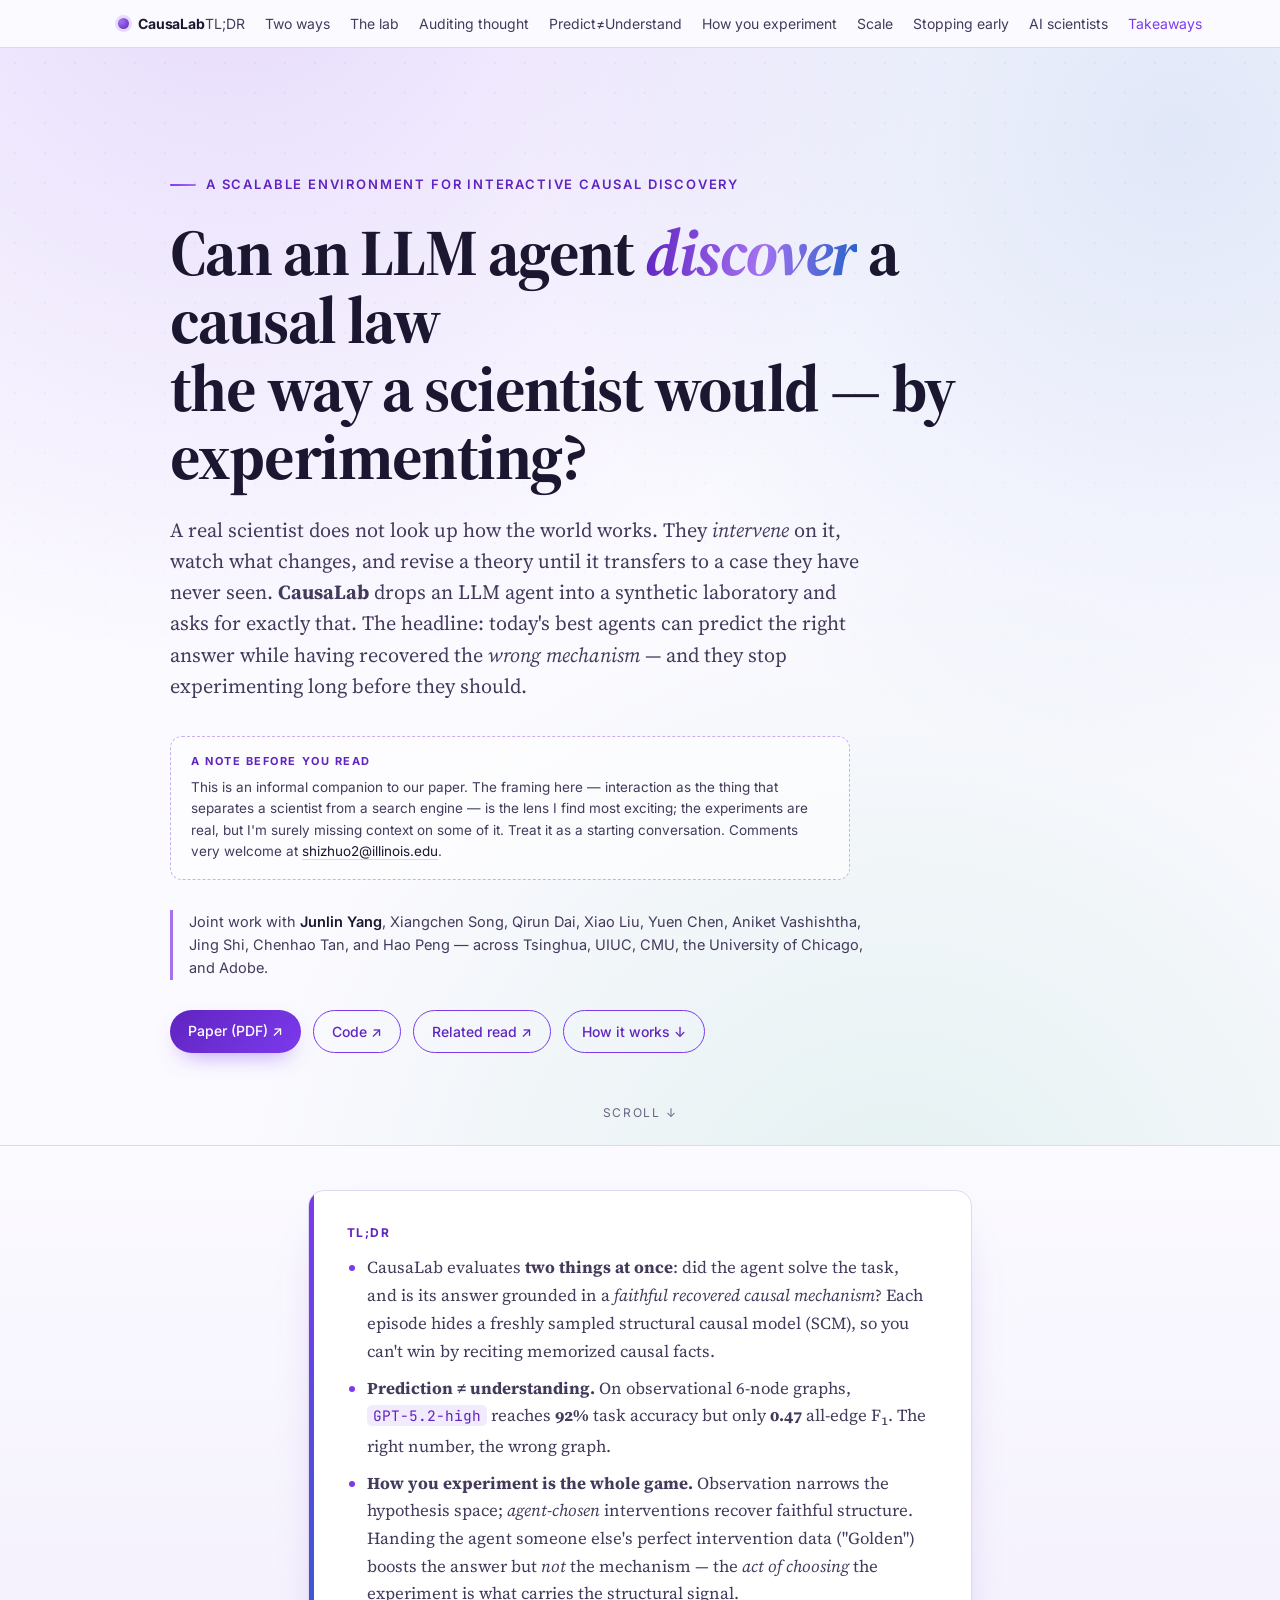
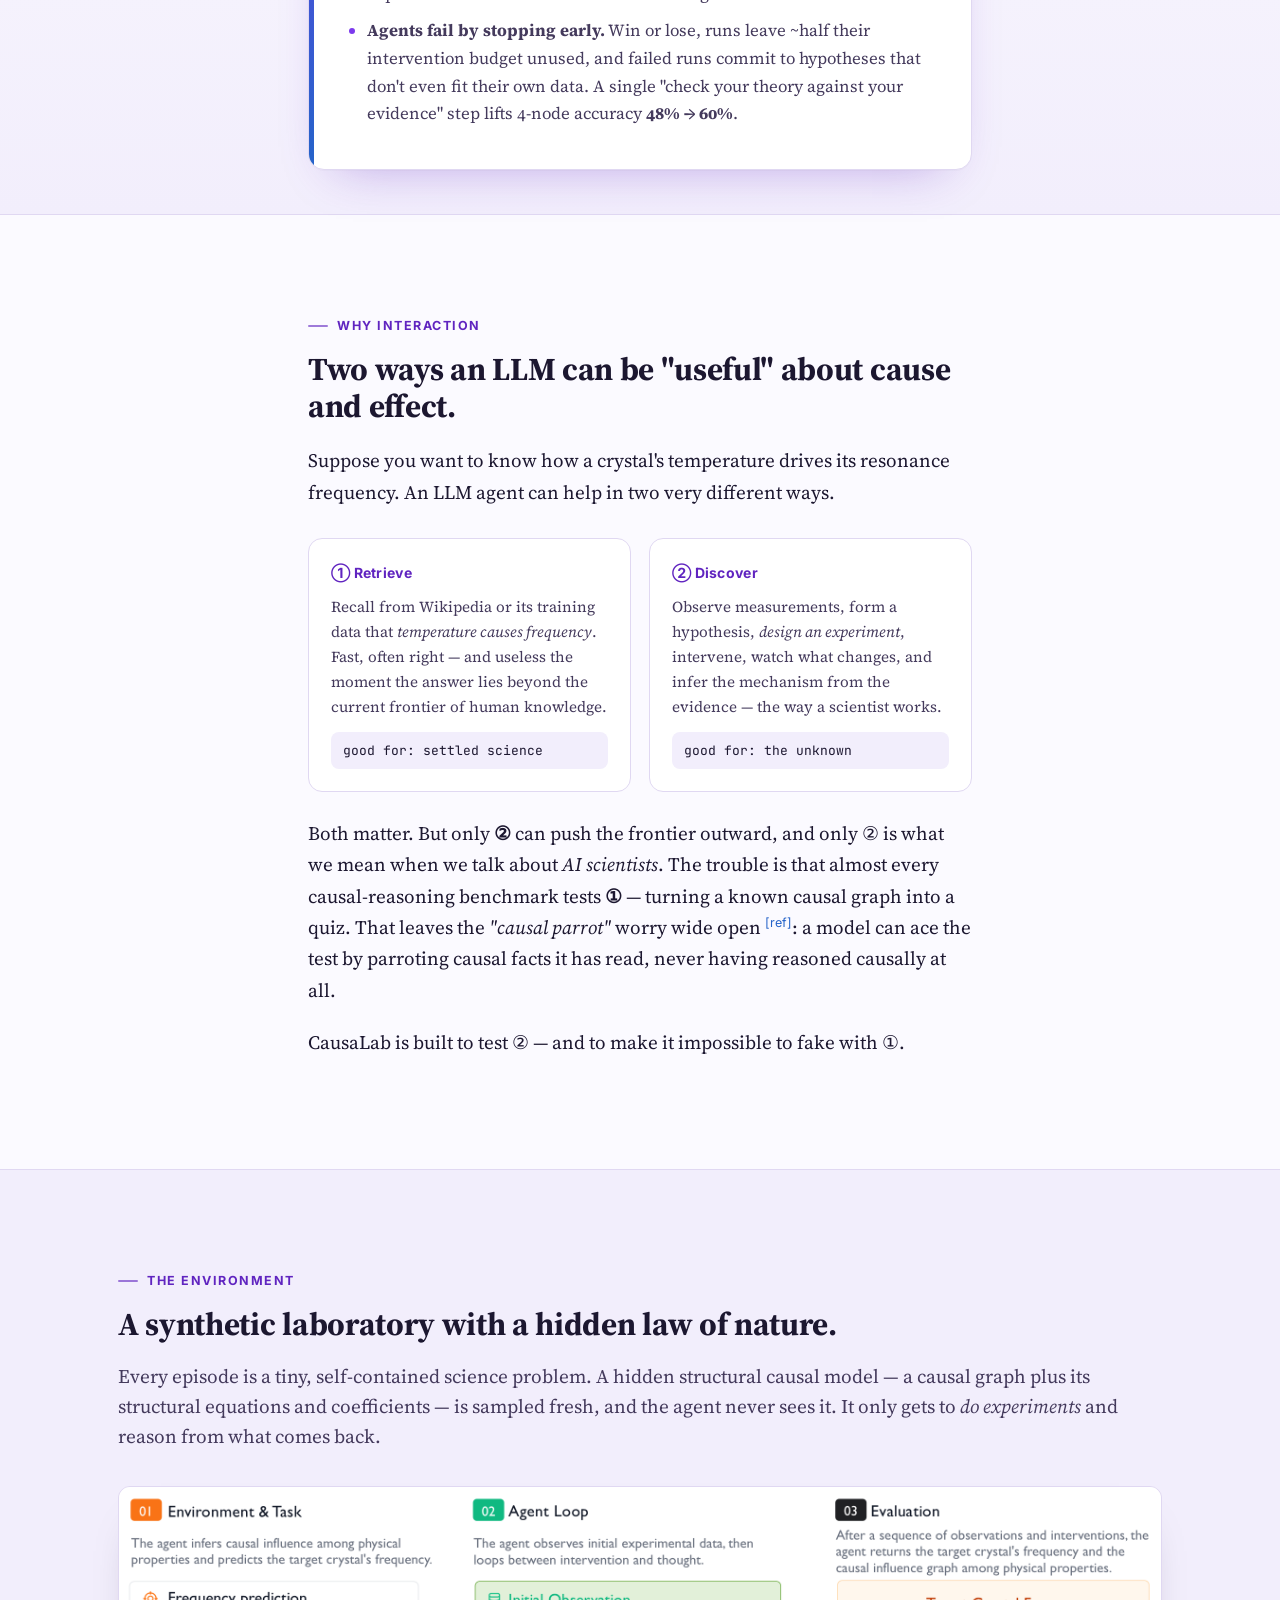
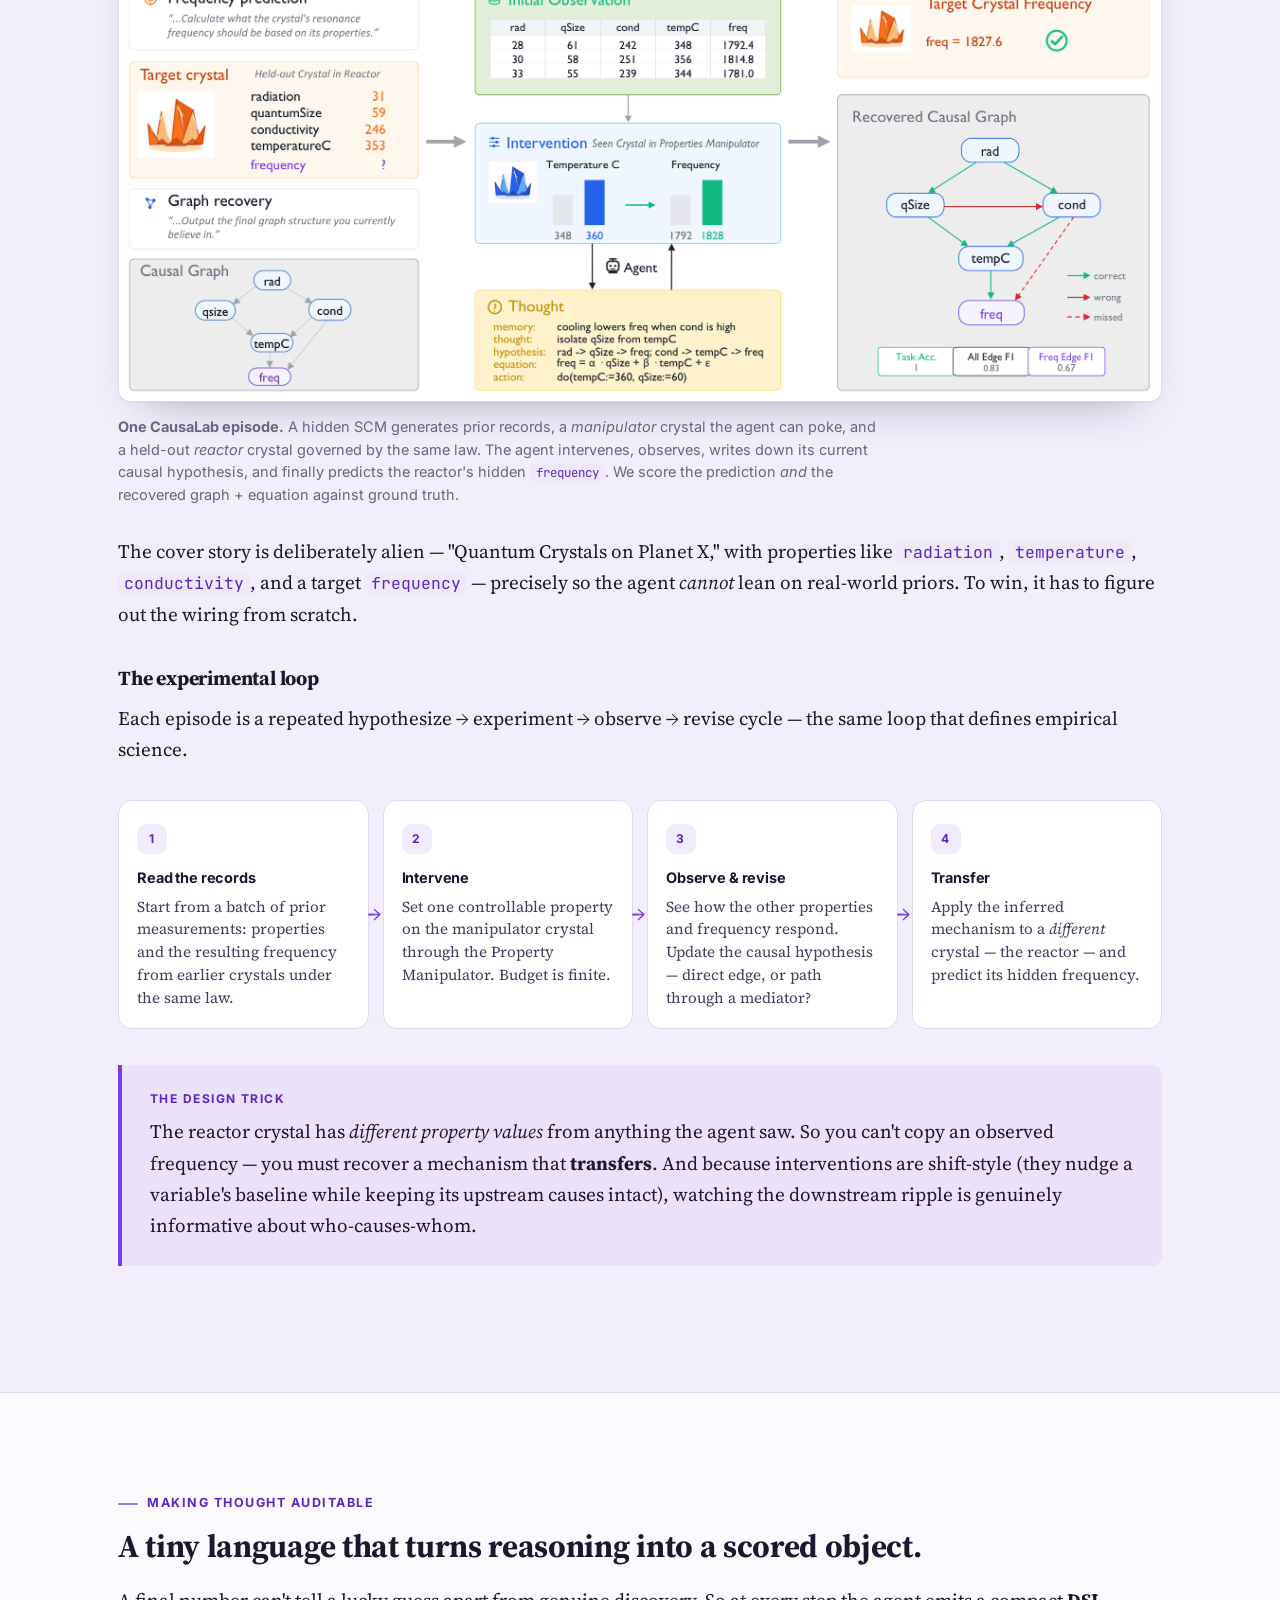
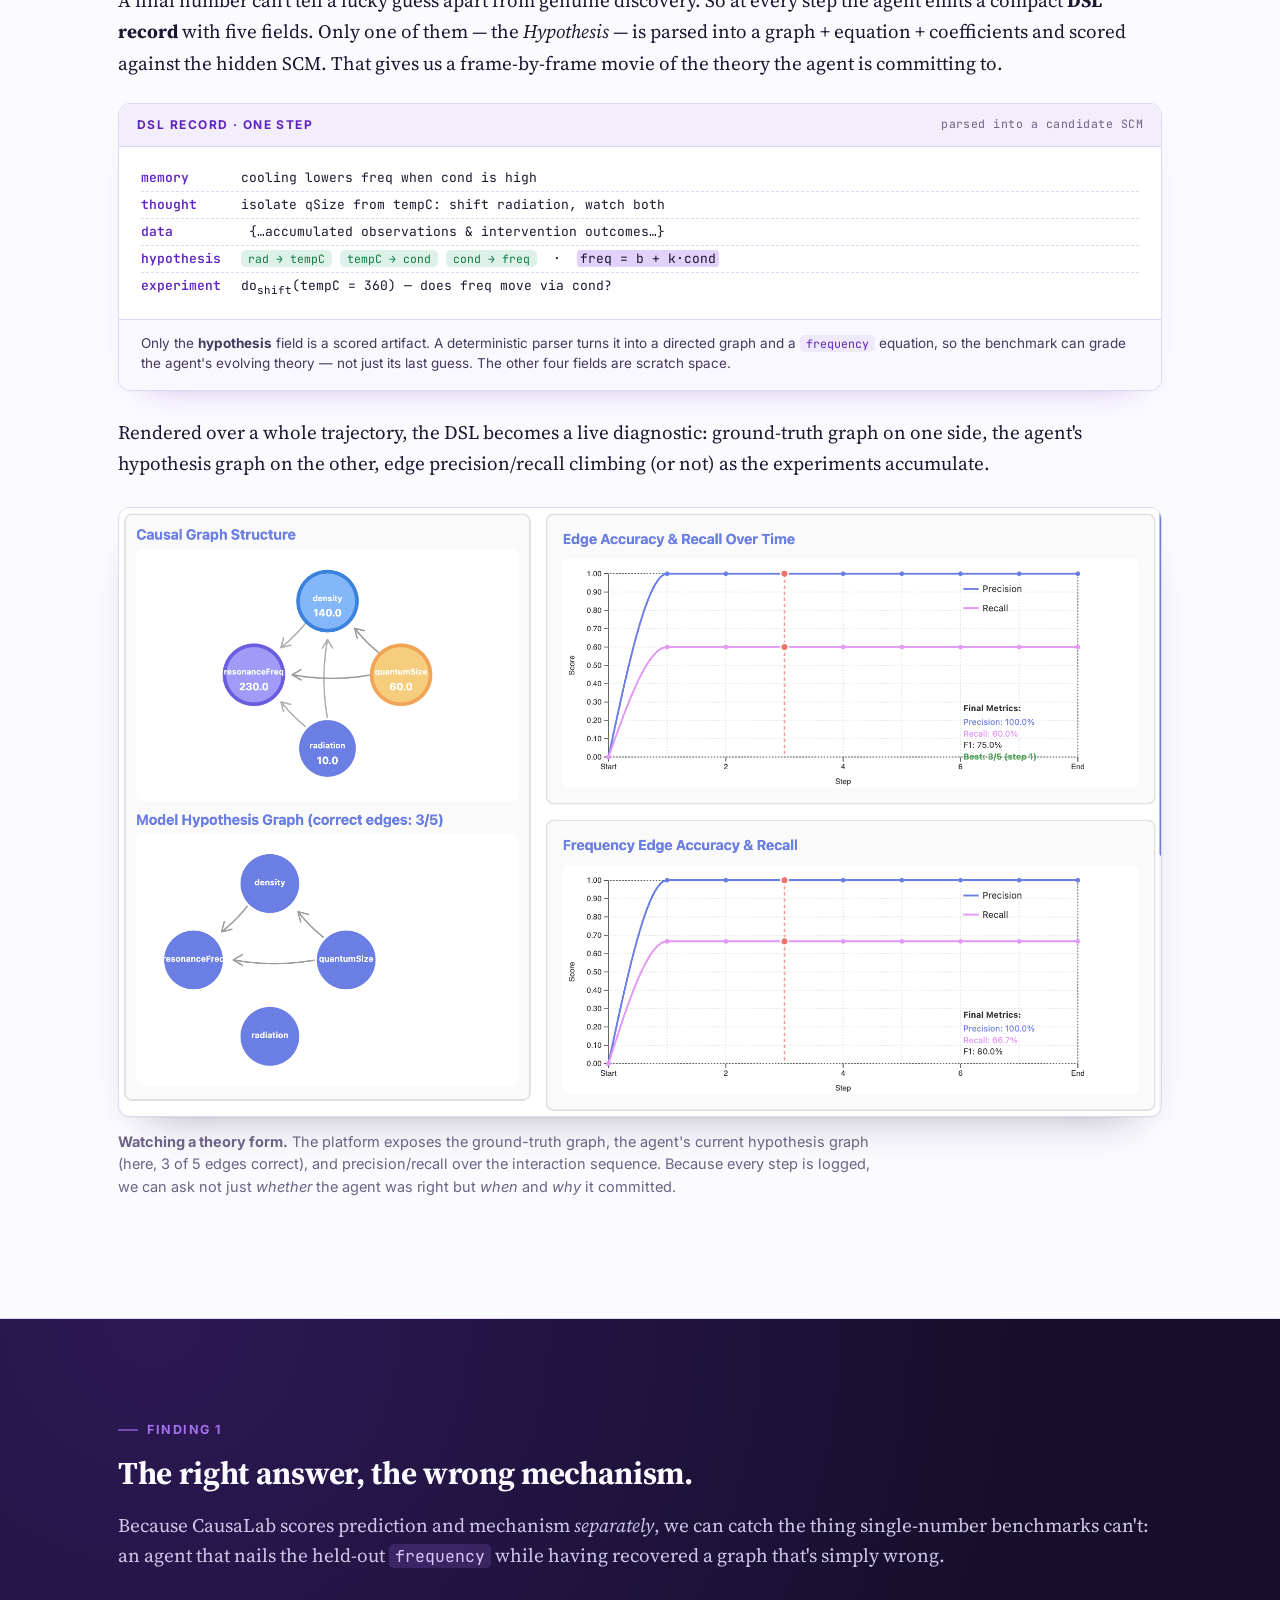
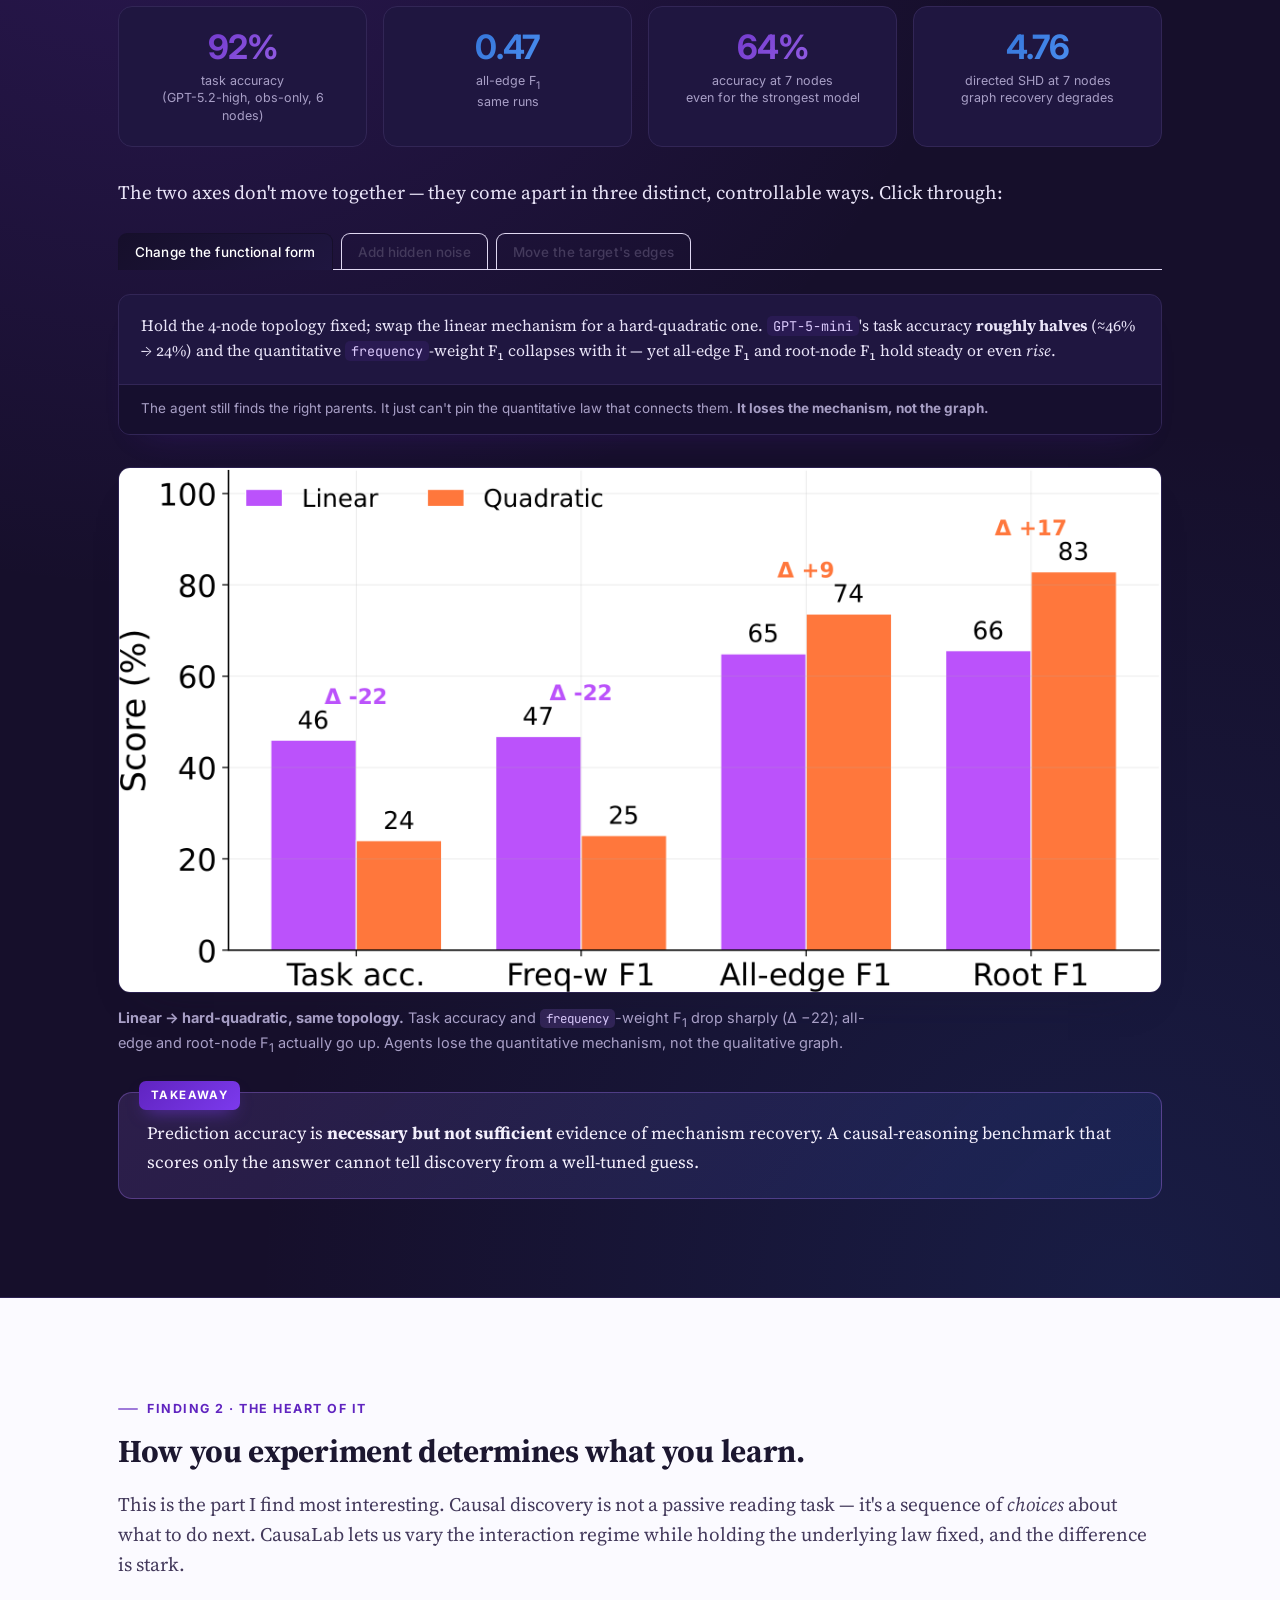
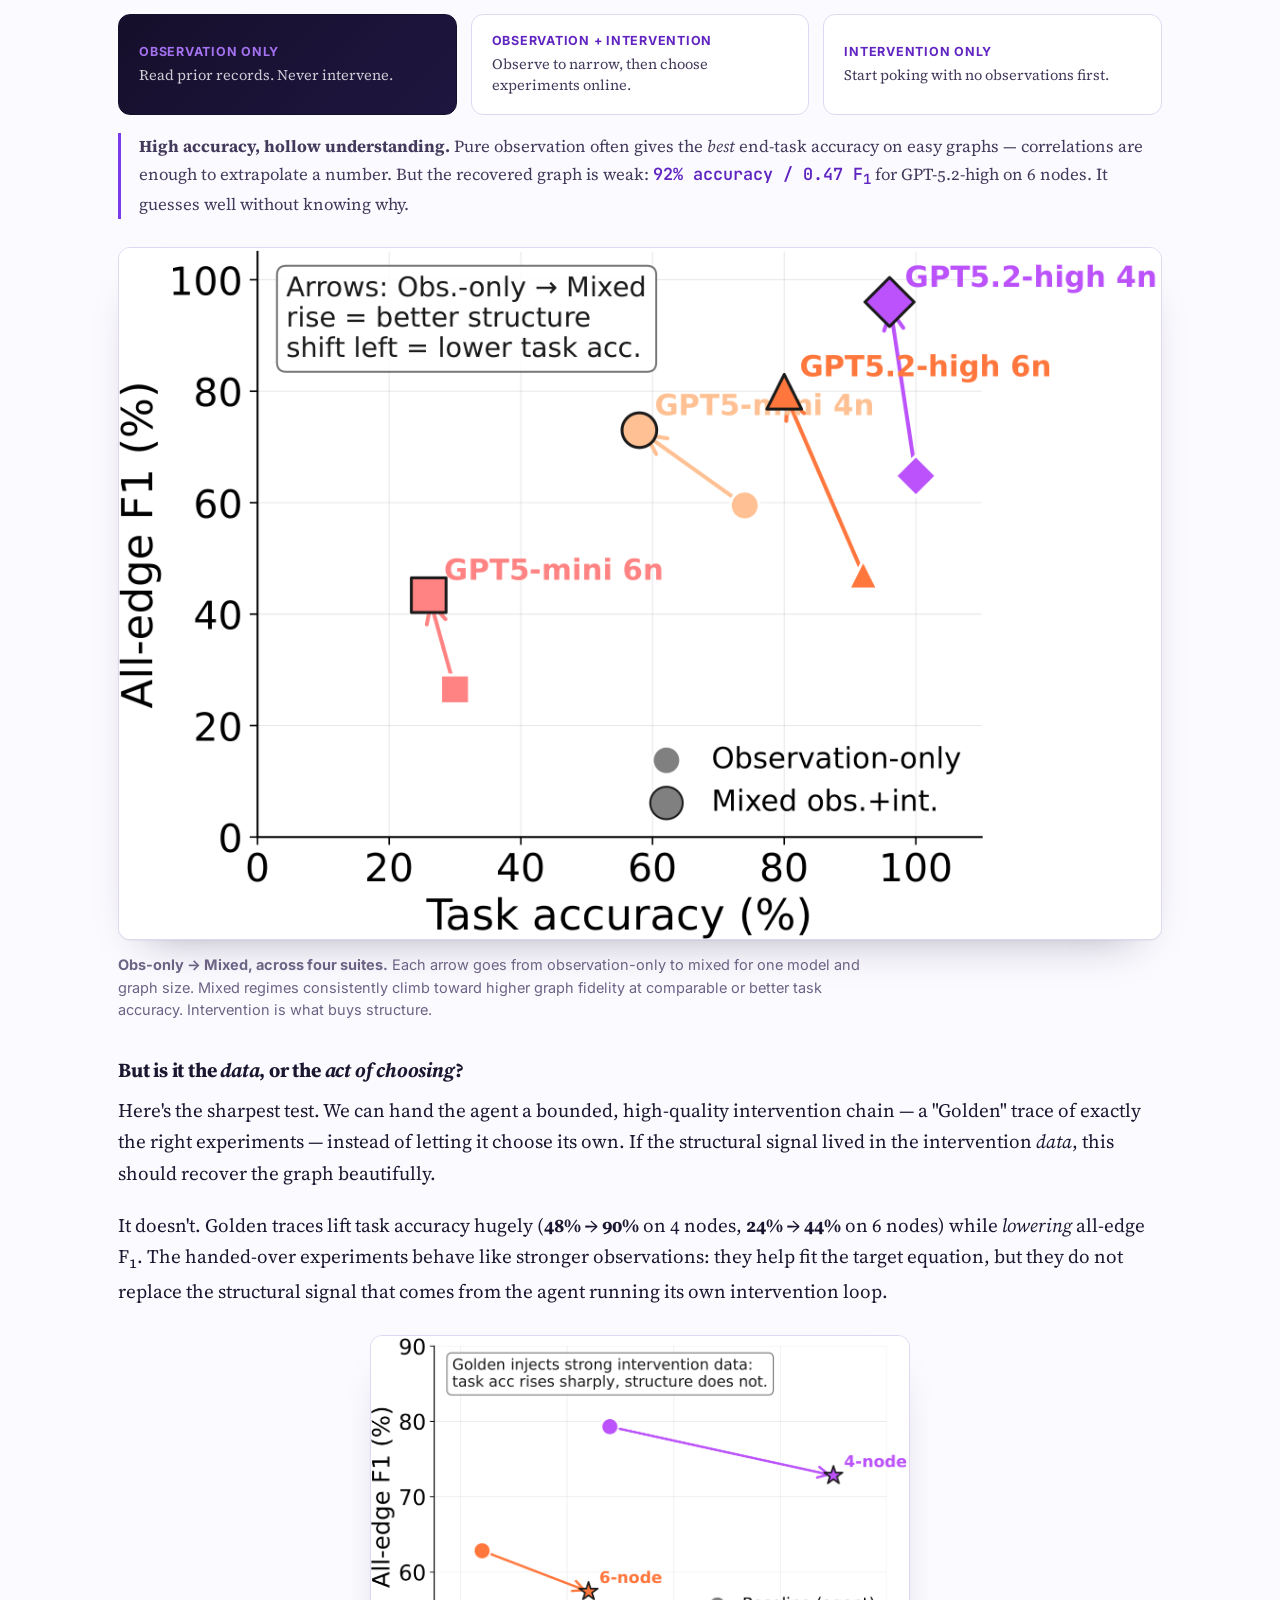
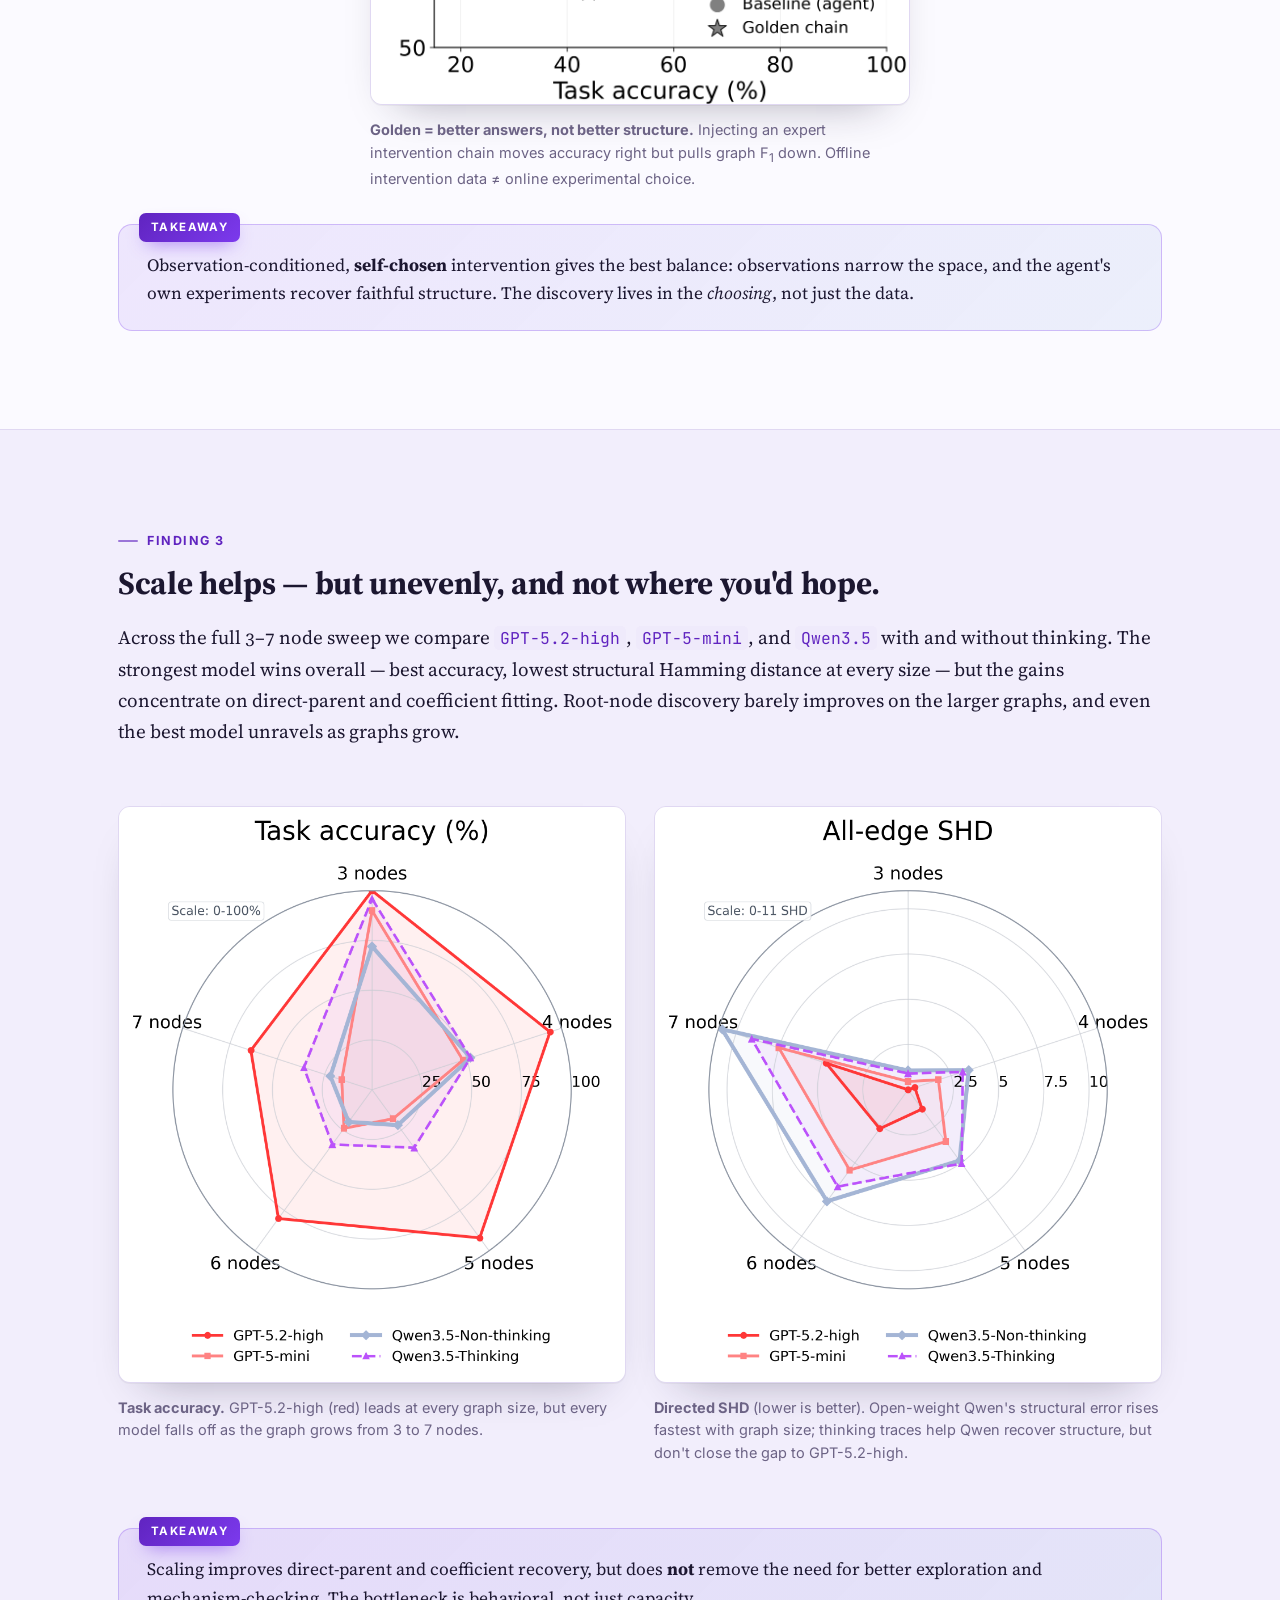
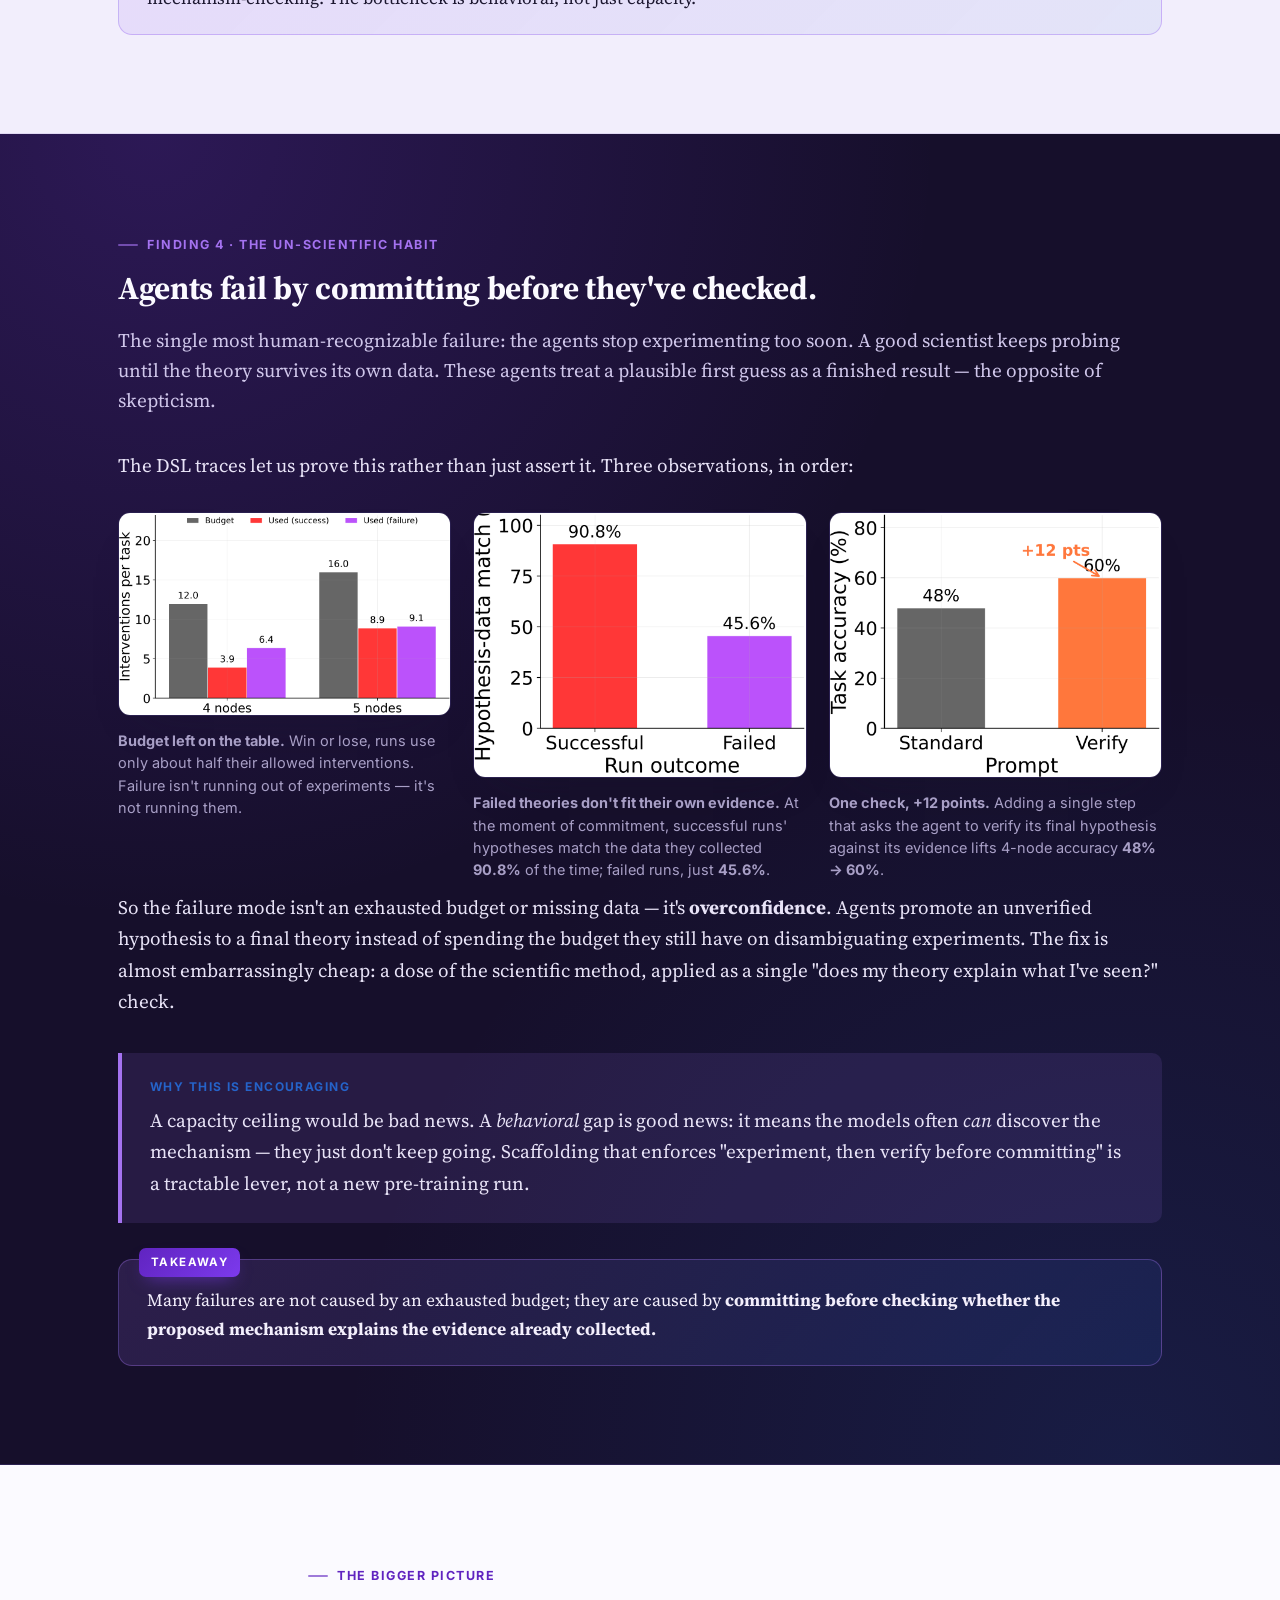
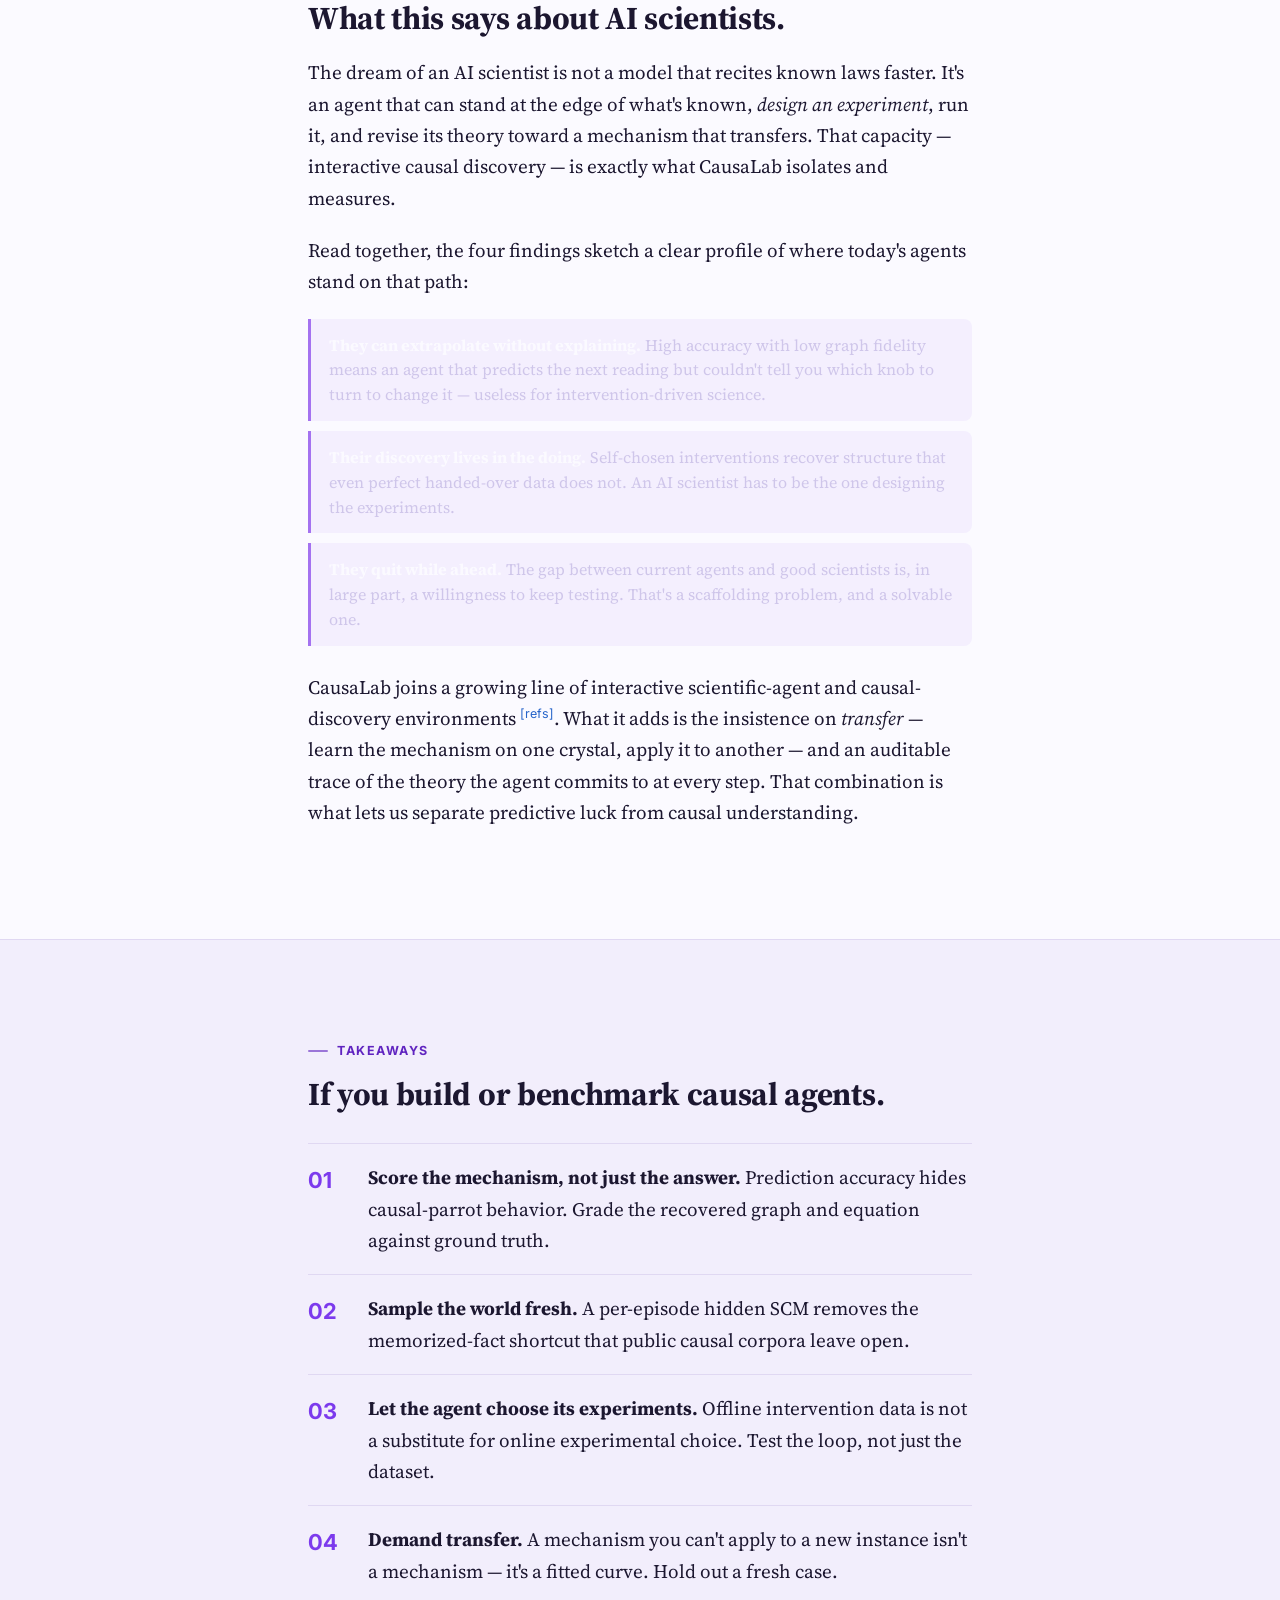
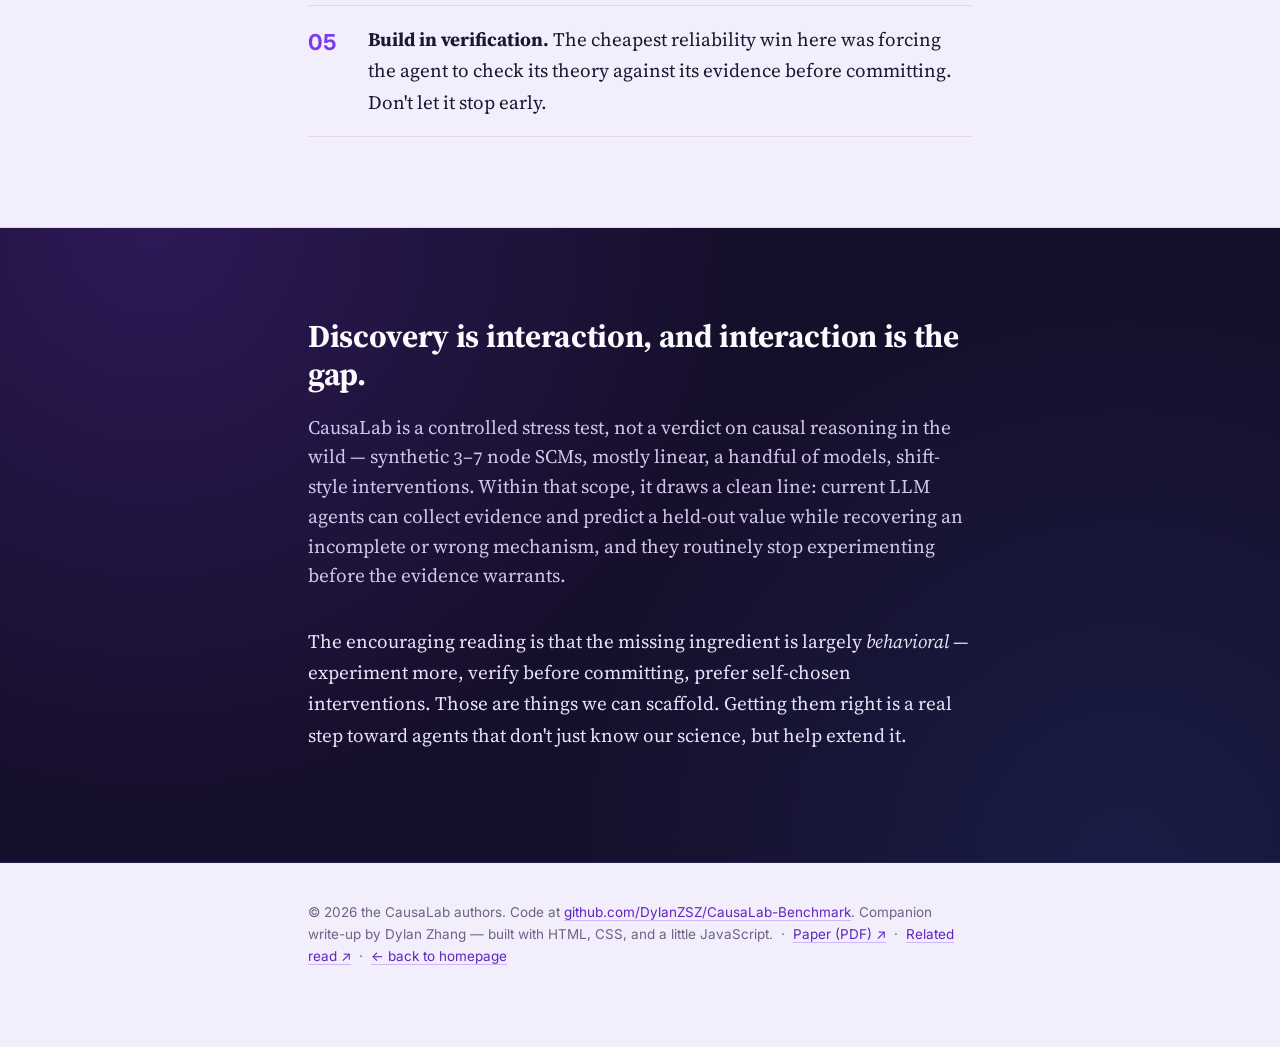
<file: causalab/index.html>
<!doctype html>
<html lang="en">
<head>
<meta charset="utf-8" />
<meta name="viewport" content="width=device-width, initial-scale=1" />
<title>CausaLab — Can LLM Agents Discover Causal Mechanisms by Experiment?</title>
<meta name="description" content="CausaLab puts LLM agents in a synthetic laboratory and asks them to discover hidden causal mechanisms the way scientists do — by intervening, observing, and revising. They can predict without understanding, and they stop experimenting too soon." />

<meta property="og:title" content="CausaLab: Interactive Causal Discovery Toward AI Scientists" />
<meta property="og:description" content="A scalable environment that scores not just whether an agent gets the answer, but whether it recovered the causal mechanism — by experimenting like a scientist." />
<meta property="og:type" content="article" />

<link rel="preconnect" href="https://fonts.googleapis.com">
<link rel="preconnect" href="https://fonts.gstatic.com" crossorigin>
<link href="https://fonts.googleapis.com/css2?family=Source+Serif+4:opsz,wght@8..60,400;8..60,600;8..60,700&family=Inter:wght@400;500;600;700&family=JetBrains+Mono:wght@400;500&display=swap" rel="stylesheet">
<link rel="stylesheet" href="styles.css">
</head>
<body>

<nav class="topnav">
  <div class="topnav-inner">
    <a class="topnav-brand" href="#top"><span class="brand-dot"></span> CausaLab</a>
    <ul class="topnav-links">
      <li><a href="#tldr">TL;DR</a></li>
      <li><a href="#two-ways">Two&nbsp;ways</a></li>
      <li><a href="#lab">The&nbsp;lab</a></li>
      <li><a href="#dsl">Auditing&nbsp;thought</a></li>
      <li><a href="#parrot">Predict≠Understand</a></li>
      <li><a href="#interaction">How&nbsp;you&nbsp;experiment</a></li>
      <li><a href="#scale">Scale</a></li>
      <li><a href="#stopping">Stopping&nbsp;early</a></li>
      <li><a href="#scientist">AI&nbsp;scientists</a></li>
      <li><a href="#takeaways">Takeaways</a></li>
    </ul>
  </div>
</nav>

<header id="top" class="hero">
  <div class="hero-inner">
    <div class="hero-eyebrow">A scalable environment for interactive causal discovery</div>
    <h1 class="hero-title">
      Can an LLM agent <span class="accent">discover</span> a causal&nbsp;law<br/>
      the way a scientist would &mdash; by experimenting?
    </h1>

    <p class="hero-sub">
      A real scientist does not look up how the world works. They <em>intervene</em> on it, watch what changes, and revise a theory until it transfers to a case they have never seen. <strong>CausaLab</strong> drops an LLM agent into a synthetic laboratory and asks for exactly that. The headline: today's best agents can predict the right answer while having recovered the <em>wrong mechanism</em> &mdash; and they stop experimenting long before they should.
    </p>

    <aside class="disclaimer">
      <div class="disclaimer-label">A note before you read</div>
      <p>
        This is an informal companion to our paper. The framing here &mdash; interaction as the thing that separates a scientist from a search engine &mdash; is the lens I find most exciting; the experiments are real, but I'm surely missing context on some of it. Treat it as a starting conversation. Comments very welcome at <a href="mailto:shizhuo2@illinois.edu">shizhuo2@illinois.edu</a>.
      </p>
    </aside>

    <p class="hero-joint">
      Joint work with <strong>Junlin Yang</strong>, Xiangchen Song, Qirun Dai, Xiao Liu, Yuen Chen, Aniket Vashishtha, Jing Shi, Chenhao Tan, and Hao Peng &mdash; across Tsinghua, UIUC, CMU, the University of Chicago, and Adobe.
    </p>

    <div class="hero-links">
      <a class="pill" href="https://arxiv.org/pdf/2605.26029" target="_blank" rel="noopener">Paper (PDF) ↗</a>
      <a class="pill pill-ghost" href="https://github.com/DylanZSZ/CausaLab-Benchmark" target="_blank" rel="noopener">Code ↗</a>
      <a class="pill pill-ghost" href="https://arxiv.org/pdf/2605.17829" target="_blank" rel="noopener">Related read ↗</a>
      <a class="pill pill-ghost" href="#lab">How it works ↓</a>
    </div>
  </div>
  <div class="hero-scroll">scroll ↓</div>
</header>

<main>

<!-- =============================================================== -->
<section id="tldr" class="band band-tldr">
  <div class="container narrow">
    <div class="tldr-card">
      <div class="tldr-label">TL;DR</div>
      <ul class="tldr-list">
        <li>CausaLab evaluates <strong>two things at once</strong>: did the agent solve the task, and is its answer grounded in a <em>faithful recovered causal mechanism</em>? Each episode hides a freshly sampled structural causal model (SCM), so you can't win by reciting memorized causal facts.</li>
        <li><strong>Prediction ≠ understanding.</strong> On observational 6-node graphs, <code>GPT-5.2-high</code> reaches <strong>92%</strong> task accuracy but only <strong>0.47</strong> all-edge&nbsp;F<sub>1</sub>. The right number, the wrong graph.</li>
        <li><strong>How you experiment is the whole game.</strong> Observation narrows the hypothesis space; <em>agent-chosen</em> interventions recover faithful structure. Handing the agent someone else's perfect intervention data ("Golden") boosts the answer but <em>not</em> the mechanism — the <em>act of choosing</em> the experiment is what carries the structural signal.</li>
        <li><strong>Agents fail by stopping early.</strong> Win or lose, runs leave ~half their intervention budget unused, and failed runs commit to hypotheses that don't even fit their own data. A single "check your theory against your evidence" step lifts 4-node accuracy <strong>48% → 60%</strong>.</li>
      </ul>
    </div>
  </div>
</section>

<!-- =============================================================== -->
<section id="two-ways" class="band">
  <div class="container narrow">
    <div class="kicker">Why interaction</div>
    <h2>Two ways an LLM can be "useful" about cause and effect.</h2>
    <p>
      Suppose you want to know how a crystal's temperature drives its resonance frequency. An LLM agent can help in two very different ways.
    </p>

    <div class="controls" style="grid-template-columns: 1fr 1fr;">
      <div class="control">
        <h4>① Retrieve</h4>
        <p>Recall from Wikipedia or its training data that <em>temperature causes frequency</em>. Fast, often right &mdash; and useless the moment the answer lies beyond the current frontier of human knowledge.</p>
        <span class="ctl-stat">good for: settled science</span>
      </div>
      <div class="control">
        <h4>② Discover</h4>
        <p>Observe measurements, form a hypothesis, <em>design an experiment</em>, intervene, watch what changes, and infer the mechanism from the evidence &mdash; the way a scientist works.</p>
        <span class="ctl-stat">good for: the unknown</span>
      </div>
    </div>

    <p style="margin-top: 26px;">
      Both matter. But only <strong>②</strong> can push the frontier outward, and only ② is what we mean when we talk about <em>AI scientists</em>. The trouble is that almost every causal-reasoning benchmark tests <strong>①</strong> &mdash; turning a known causal graph into a quiz. That leaves the <em>"causal parrot"</em> worry wide open <a class="cite" data-tip="Zečević et al. (2023): LLMs may answer causal questions by reciting memorized causal lexicon rather than reasoning causally.">[ref]</a>: a model can ace the test by parroting causal facts it has read, never having reasoned causally at all.
    </p>
    <p>
      CausaLab is built to test ② &mdash; and to make it impossible to fake with ①.
    </p>
  </div>
</section>

<!-- =============================================================== -->
<section id="lab" class="band band-tint">
  <div class="container">
    <div class="kicker">The environment</div>
    <h2>A synthetic laboratory with a hidden law of nature.</h2>
    <p class="lede">
      Every episode is a tiny, self-contained science problem. A hidden structural causal model &mdash; a causal graph plus its structural equations and coefficients &mdash; is sampled fresh, and the agent never sees it. It only gets to <em>do experiments</em> and reason from what comes back.
    </p>

    <figure class="full">
      <img src="figures/episode_overview.png" alt="Overview of a CausaLab episode: a hidden SCM generates records; the agent intervenes on a manipulator crystal and observes; it emits a DSL hypothesis at each step; it predicts the held-out reactor frequency, scored on both prediction and recovered mechanism.">
      <figcaption>
        <strong>One CausaLab episode.</strong> A hidden SCM generates prior records, a <em>manipulator</em> crystal the agent can poke, and a held-out <em>reactor</em> crystal governed by the same law. The agent intervenes, observes, writes down its current causal hypothesis, and finally predicts the reactor's hidden <code>frequency</code>. We score the prediction <em>and</em> the recovered graph + equation against ground truth.
      </figcaption>
    </figure>

    <p>
      The cover story is deliberately alien &mdash; "Quantum Crystals on Planet X," with properties like <code>radiation</code>, <code>temperature</code>, <code>conductivity</code>, and a target <code>frequency</code> &mdash; precisely so the agent <em>cannot</em> lean on real-world priors. To win, it has to figure out the wiring from scratch.
    </p>

    <h3 class="sub-h">The experimental loop</h3>
    <p>
      Each episode is a repeated hypothesize → experiment → observe → revise cycle &mdash; the same loop that defines empirical science.
    </p>

    <div class="loop-steps">
      <div class="loop-step">
        <span class="ls-num">1</span>
        <h4>Read the records</h4>
        <p>Start from a batch of prior measurements: properties and the resulting frequency from earlier crystals under the same law.</p>
      </div>
      <div class="loop-step">
        <span class="ls-num">2</span>
        <h4>Intervene</h4>
        <p>Set one controllable property on the manipulator crystal through the Property Manipulator. Budget is finite.</p>
      </div>
      <div class="loop-step">
        <span class="ls-num">3</span>
        <h4>Observe &amp; revise</h4>
        <p>See how the other properties and frequency respond. Update the causal hypothesis — direct edge, or path through a mediator?</p>
      </div>
      <div class="loop-step">
        <span class="ls-num">4</span>
        <h4>Transfer</h4>
        <p>Apply the inferred mechanism to a <em>different</em> crystal — the reactor — and predict its hidden frequency.</p>
      </div>
    </div>

    <div class="callout">
      <div class="callout-label">The design trick</div>
      <p>
        The reactor crystal has <em>different property values</em> from anything the agent saw. So you can't copy an observed frequency &mdash; you must recover a mechanism that <strong>transfers</strong>. And because interventions are shift-style (they nudge a variable's baseline while keeping its upstream causes intact), watching the downstream ripple is genuinely informative about who-causes-whom.
      </p>
    </div>
  </div>
</section>

<!-- =============================================================== -->
<section id="dsl" class="band">
  <div class="container">
    <div class="kicker">Making thought auditable</div>
    <h2>A tiny language that turns reasoning into a scored object.</h2>
    <p>
      A final number can't tell a lucky guess apart from genuine discovery. So at every step the agent emits a compact <strong>DSL record</strong> with five fields. Only one of them &mdash; the <em>Hypothesis</em> &mdash; is parsed into a graph + equation + coefficients and scored against the hidden SCM. That gives us a frame-by-frame movie of the theory the agent is committing to.
    </p>

    <div class="memory-card">
      <div class="memory-card-head">
        <span class="memory-card-label">DSL record · one step</span>
        <span class="memory-card-tag">parsed into a candidate SCM</span>
      </div>
      <div class="memory-card-body dsl-record">
        <span class="dsl-row"><span class="dsl-field">memory</span> cooling lowers freq when cond is high</span>
        <span class="dsl-row"><span class="dsl-field">thought</span> isolate qSize from tempC: shift radiation, watch both</span>
        <span class="dsl-row"><span class="dsl-field">data</span> &nbsp;{…accumulated observations &amp; intervention outcomes…}</span>
        <span class="dsl-row"><span class="dsl-field">hypothesis</span> <span class="edge edge-good">rad → tempC</span> <span class="edge edge-good">tempC → cond</span> <span class="edge edge-good">cond → freq</span> &nbsp;·&nbsp; <span class="hl">freq = b + k·cond</span></span>
        <span class="dsl-row"><span class="dsl-field">experiment</span> do<sub>shift</sub>(tempC = 360) — does freq move via cond?</span>
      </div>
      <div class="memory-card-foot">
        Only the <strong>hypothesis</strong> field is a scored artifact. A deterministic parser turns it into a directed graph and a <code>frequency</code> equation, so the benchmark can grade the agent's evolving theory — not just its last guess. The other four fields are scratch space.
      </div>
    </div>

    <p>
      Rendered over a whole trajectory, the DSL becomes a live diagnostic: ground-truth graph on one side, the agent's hypothesis graph on the other, edge precision/recall climbing (or not) as the experiments accumulate.
    </p>

    <figure class="full">
      <img src="figures/causal_visualization.png" alt="Trajectory-level visualization: ground-truth causal graph, the agent's hypothesis graph (3 of 5 edges correct), and edge precision/recall curves over the interaction sequence.">
      <figcaption>
        <strong>Watching a theory form.</strong> The platform exposes the ground-truth graph, the agent's current hypothesis graph (here, 3 of 5 edges correct), and precision/recall over the interaction sequence. Because every step is logged, we can ask not just <em>whether</em> the agent was right but <em>when</em> and <em>why</em> it committed.
      </figcaption>
    </figure>
  </div>
</section>

<!-- =============================================================== -->
<section id="parrot" class="band band-dark">
  <div class="container">
    <div class="kicker">Finding 1</div>
    <h2>The right answer, the wrong mechanism.</h2>
    <p class="lede">
      Because CausaLab scores prediction and mechanism <em>separately</em>, we can catch the thing single-number benchmarks can't: an agent that nails the held-out <code>frequency</code> while having recovered a graph that's simply wrong.
    </p>

    <div class="statstrip">
      <div class="stat-card"><div class="stat-num">92%</div><div class="stat-label">task accuracy<br/>(GPT-5.2-high, obs-only, 6 nodes)</div></div>
      <div class="stat-card"><div class="stat-num alt">0.47</div><div class="stat-label">all-edge F<sub>1</sub><br/>same runs</div></div>
      <div class="stat-card"><div class="stat-num">64%</div><div class="stat-label">accuracy at 7 nodes<br/>even for the strongest model</div></div>
      <div class="stat-card"><div class="stat-num alt">4.76</div><div class="stat-label">directed SHD at 7 nodes<br/>graph recovery degrades</div></div>
    </div>

    <p style="margin-top: 30px;">
      The two axes don't move together &mdash; they come apart in three distinct, controllable ways. Click through:
    </p>

    <div class="tab-browser" data-tab-group="rq1">
      <div class="tab-strip" role="tablist">
        <button class="tab-btn is-active" role="tab" data-tab="form" aria-selected="true">Change the functional form</button>
        <button class="tab-btn" role="tab" data-tab="noise" aria-selected="false">Add hidden noise</button>
        <button class="tab-btn" role="tab" data-tab="edges" aria-selected="false">Move the target's edges</button>
      </div>

      <div class="tab-panel is-active" data-tab-panel="form">
        <div class="memory-card">
          <div class="memory-card-body">
            <p>Hold the 4-node topology fixed; swap the linear mechanism for a hard-quadratic one. <code>GPT-5-mini</code>'s task accuracy <strong>roughly halves</strong> (≈46% → 24%) and the quantitative <code>frequency</code>-weight F<sub>1</sub> collapses with it &mdash; yet all-edge F<sub>1</sub> and root-node F<sub>1</sub> hold steady or even <em>rise</em>.</p>
          </div>
          <div class="memory-card-foot">
            The agent still finds the right parents. It just can't pin the quantitative law that connects them. <strong>It loses the mechanism, not the graph.</strong>
          </div>
        </div>
      </div>

      <div class="tab-panel" data-tab-panel="noise" hidden>
        <div class="memory-card">
          <div class="memory-card-body">
            <p>Inject an unobserved disturbance that perturbs the system after each intervention. <em>Off-target</em> noise barely dents accuracy (40–54% vs 48% baseline) but drags all-edge F<sub>1</sub> from 0.79 down to 0.61–0.70. When the noise can hit <code>frequency</code> <em>itself</em>, accuracy falls to 26–40%.</p>
          </div>
          <div class="memory-card-foot">
            Some "correct" predictions were fitting a fragile local target equation, not a mechanism robust to perturbation. Shake the target and the prediction falls over.
          </div>
        </div>
      </div>

      <div class="tab-panel" data-tab-panel="edges" hidden>
        <div class="memory-card">
          <div class="memory-card-body">
            <p>The <em>FreqParent</em> control lets <code>frequency</code> have outgoing edges while keeping edge counts matched. Accuracy <em>rises</em> on 4- and 6-node graphs &mdash; the target has fewer incoming edges to fit &mdash; while all-edge recovery <em>falls</em>, because global directionality is now harder.</p>
          </div>
          <div class="memory-card-foot">
            Making the answer easier and the structure harder pushes the two scores in opposite directions. Proof they measure different things.
          </div>
        </div>
      </div>
    </div>

    <figure class="full">
      <img src="figures/linear_vs_quad.png" alt="Linear vs quadratic on matched 4-node topologies: task accuracy and frequency-weight F1 collapse while all-edge F1 and root-node F1 are preserved or rise.">
      <figcaption>
        <strong>Linear → hard-quadratic, same topology.</strong> Task accuracy and <code>frequency</code>-weight F<sub>1</sub> drop sharply (Δ&nbsp;−22); all-edge and root-node F<sub>1</sub> actually go up. Agents lose the quantitative mechanism, not the qualitative graph.
      </figcaption>
    </figure>

    <div class="takeaway">
      <p>Prediction accuracy is <strong>necessary but not sufficient</strong> evidence of mechanism recovery. A causal-reasoning benchmark that scores only the answer cannot tell discovery from a well-tuned guess.</p>
    </div>
  </div>
</section>

<!-- =============================================================== -->
<section id="interaction" class="band">
  <div class="container">
    <div class="kicker">Finding 2 · the heart of it</div>
    <h2>How you experiment determines what you learn.</h2>
    <p class="lede">
      This is the part I find most interesting. Causal discovery is not a passive reading task &mdash; it's a sequence of <em>choices</em> about what to do next. CausaLab lets us vary the interaction regime while holding the underlying law fixed, and the difference is stark.
    </p>

    <div class="schedule-toggle" role="tablist" aria-label="Interaction regimes">
      <button class="schedule-btn is-active" data-schedule="obs" role="tab" aria-selected="true">
        <span class="schedule-key">Observation only</span>
        <span class="schedule-desc">Read prior records. Never intervene.</span>
      </button>
      <button class="schedule-btn" data-schedule="mixed" role="tab" aria-selected="false">
        <span class="schedule-key">Observation + intervention</span>
        <span class="schedule-desc">Observe to narrow, then choose experiments online.</span>
      </button>
      <button class="schedule-btn" data-schedule="int" role="tab" aria-selected="false">
        <span class="schedule-key">Intervention only</span>
        <span class="schedule-desc">Start poking with no observations first.</span>
      </button>
    </div>

    <div class="schedule-panel" id="schedule-panel" data-active="obs">
      <p class="schedule-readout" data-for="obs">
        <strong>High accuracy, hollow understanding.</strong> Pure observation often gives the <em>best</em> end-task accuracy on easy graphs &mdash; correlations are enough to extrapolate a number. But the recovered graph is weak: <span class="stat">92% accuracy / 0.47 F<sub>1</sub></span> for GPT-5.2-high on 6 nodes. It guesses well without knowing why.
      </p>
      <p class="schedule-readout" data-for="mixed" hidden>
        <strong>The best balance.</strong> Observation first narrows the hypothesis space; then <em>agent-chosen</em> interventions disambiguate the structure. Same model, same 6-node graphs: <span class="stat">80% accuracy / 0.80 F<sub>1</sub></span> — a small accuracy cost for a near-doubling of graph fidelity.
      </p>
      <p class="schedule-readout" data-for="int" hidden>
        <strong>Weak on both axes.</strong> Intervening before observation means flailing in a hypothesis space you haven't narrowed. Interventions only pay off <em>after</em> observations have told you which experiments are worth running.
      </p>
    </div>

    <figure class="full">
      <img src="figures/pareto_migration.png" alt="Prediction-vs-recovery scatter: Obs-only to Mixed arrows for four model/size suites; mixed regimes shift mass toward higher all-edge F1 at comparable task accuracy.">
      <figcaption>
        <strong>Obs-only → Mixed, across four suites.</strong> Each arrow goes from observation-only to mixed for one model and graph size. Mixed regimes consistently climb toward higher graph fidelity at comparable or better task accuracy. Intervention is what buys structure.
      </figcaption>
    </figure>

    <h3 class="sub-h">But is it the <em>data</em>, or the <em>act of choosing</em>?</h3>
    <p>
      Here's the sharpest test. We can hand the agent a bounded, high-quality intervention chain &mdash; a "Golden" trace of exactly the right experiments &mdash; instead of letting it choose its own. If the structural signal lived in the intervention <em>data</em>, this should recover the graph beautifully.
    </p>
    <p>
      It doesn't. Golden traces lift task accuracy hugely (<strong>48% → 90%</strong> on 4 nodes, <strong>24% → 44%</strong> on 6 nodes) while <em>lowering</em> all-edge F<sub>1</sub>. The handed-over experiments behave like stronger observations: they help fit the target equation, but they do not replace the structural signal that comes from the agent running its own intervention loop.
    </p>

    <figure class="full half">
      <img src="figures/golden_tradeoff.png" alt="Golden intervention chains: baseline to Golden arrows raise task accuracy sharply but reduce all-edge F1 on both 4-node and 6-node graphs.">
      <figcaption>
        <strong>Golden = better answers, not better structure.</strong> Injecting an expert intervention chain moves accuracy right but pulls graph F<sub>1</sub> down. Offline intervention data ≠ online experimental choice.
      </figcaption>
    </figure>

    <div class="takeaway">
      <p>Observation-conditioned, <strong>self-chosen</strong> intervention gives the best balance: observations narrow the space, and the agent's own experiments recover faithful structure. The discovery lives in the <em>choosing</em>, not just the data.</p>
    </div>
  </div>
</section>

<!-- =============================================================== -->
<section id="scale" class="band band-tint">
  <div class="container">
    <div class="kicker">Finding 3</div>
    <h2>Scale helps — but unevenly, and not where you'd hope.</h2>
    <p>
      Across the full 3–7 node sweep we compare <code>GPT-5.2-high</code>, <code>GPT-5-mini</code>, and <code>Qwen3.5</code> with and without thinking. The strongest model wins overall &mdash; best accuracy, lowest structural Hamming distance at every size &mdash; but the gains concentrate on direct-parent and coefficient fitting. Root-node discovery barely improves on the larger graphs, and even the best model unravels as graphs grow.
    </p>

    <div class="grid-2">
      <figure>
        <img src="figures/radar_accuracy.png" alt="Radar of task accuracy across 3–7 nodes for four models; GPT-5.2-high dominates but all models fall off as graphs grow.">
        <figcaption><strong>Task accuracy.</strong> GPT-5.2-high (red) leads at every graph size, but every model falls off as the graph grows from 3 to 7 nodes.</figcaption>
      </figure>
      <figure>
        <img src="figures/radar_shd.png" alt="Radar of directed all-edge SHD across 3–7 nodes; lower is better; Qwen's SHD rises faster as graphs grow; thinking helps Qwen.">
        <figcaption><strong>Directed SHD</strong> (lower is better). Open-weight Qwen's structural error rises fastest with graph size; thinking traces help Qwen recover structure, but don't close the gap to GPT-5.2-high.</figcaption>
      </figure>
    </div>

    <div class="takeaway">
      <p>Scaling improves direct-parent and coefficient recovery, but does <strong>not</strong> remove the need for better exploration and mechanism-checking. The bottleneck is behavioral, not just capacity.</p>
    </div>
  </div>
</section>

<!-- =============================================================== -->
<section id="stopping" class="band band-dark">
  <div class="container">
    <div class="kicker">Finding 4 · the un-scientific habit</div>
    <h2>Agents fail by committing before they've checked.</h2>
    <p class="lede">
      The single most human-recognizable failure: the agents stop experimenting too soon. A good scientist keeps probing until the theory survives its own data. These agents treat a plausible first guess as a finished result &mdash; the opposite of skepticism.
    </p>

    <p>
      The DSL traces let us prove this rather than just assert it. Three observations, in order:
    </p>

    <div class="grid-3">
      <figure>
        <img src="figures/budget_used.png" alt="Both successful and failed runs leave roughly half the intervention budget unused.">
        <figcaption><strong>Budget left on the table.</strong> Win or lose, runs use only about half their allowed interventions. Failure isn't running out of experiments — it's not running them.</figcaption>
      </figure>
      <figure>
        <img src="figures/hypothesis_data_match.png" alt="Hypothesis-data match: successful runs 90.8%, failed runs 45.6%.">
        <figcaption><strong>Failed theories don't fit their own evidence.</strong> At the moment of commitment, successful runs' hypotheses match the data they collected <strong>90.8%</strong> of the time; failed runs, just <strong>45.6%</strong>.</figcaption>
      </figure>
      <figure>
        <img src="figures/verification_gain.png" alt="A single verification step raises 4-node task accuracy from 48% to 60%.">
        <figcaption><strong>One check, +12 points.</strong> Adding a single step that asks the agent to verify its final hypothesis against its evidence lifts 4-node accuracy <strong>48% → 60%</strong>.</figcaption>
      </figure>
    </div>

    <p>
      So the failure mode isn't an exhausted budget or missing data &mdash; it's <strong>overconfidence</strong>. Agents promote an unverified hypothesis to a final theory instead of spending the budget they still have on disambiguating experiments. The fix is almost embarrassingly cheap: a dose of the scientific method, applied as a single "does my theory explain what I've seen?" check.
    </p>

    <div class="callout callout-finding">
      <div class="callout-label">Why this is encouraging</div>
      <p>
        A capacity ceiling would be bad news. A <em>behavioral</em> gap is good news: it means the models often <em>can</em> discover the mechanism &mdash; they just don't keep going. Scaffolding that enforces "experiment, then verify before committing" is a tractable lever, not a new pre-training run.
      </p>
    </div>

    <div class="takeaway">
      <p>Many failures are not caused by an exhausted budget; they are caused by <strong>committing before checking whether the proposed mechanism explains the evidence already collected.</strong></p>
    </div>
  </div>
</section>

<!-- =============================================================== -->
<section id="scientist" class="band">
  <div class="container narrow">
    <div class="kicker">The bigger picture</div>
    <h2>What this says about AI scientists.</h2>
    <p>
      The dream of an AI scientist is not a model that recites known laws faster. It's an agent that can stand at the edge of what's known, <em>design an experiment</em>, run it, and revise its theory toward a mechanism that transfers. That capacity &mdash; interactive causal discovery &mdash; is exactly what CausaLab isolates and measures.
    </p>
    <p>
      Read together, the four findings sketch a clear profile of where today's agents stand on that path:
    </p>
    <ul class="reframe-list">
      <li><strong>They can extrapolate without explaining.</strong> High accuracy with low graph fidelity means an agent that predicts the next reading but couldn't tell you which knob to turn to change it &mdash; useless for intervention-driven science.</li>
      <li><strong>Their discovery lives in the doing.</strong> Self-chosen interventions recover structure that even perfect handed-over data does not. An AI scientist has to be the one designing the experiments.</li>
      <li><strong>They quit while ahead.</strong> The gap between current agents and good scientists is, in large part, a willingness to keep testing. That's a scaffolding problem, and a solvable one.</li>
    </ul>
    <p>
      CausaLab joins a growing line of interactive scientific-agent and causal-discovery environments <a class="cite" data-tip="Auto-Bench (Chen et al. 2025), CausalGame (Chen et al. 2026), iGDA, and reliable-AI-scientist reverse-engineering work, among others.">[refs]</a>. What it adds is the insistence on <em>transfer</em> &mdash; learn the mechanism on one crystal, apply it to another &mdash; and an auditable trace of the theory the agent commits to at every step. That combination is what lets us separate predictive luck from causal understanding.
    </p>
  </div>
</section>

<!-- =============================================================== -->
<section id="takeaways" class="band band-tint">
  <div class="container narrow">
    <div class="kicker">Takeaways</div>
    <h2>If you build or benchmark causal agents.</h2>
    <ol class="big-ol">
      <li><strong>Score the mechanism, not just the answer.</strong> Prediction accuracy hides causal-parrot behavior. Grade the recovered graph and equation against ground truth.</li>
      <li><strong>Sample the world fresh.</strong> A per-episode hidden SCM removes the memorized-fact shortcut that public causal corpora leave open.</li>
      <li><strong>Let the agent choose its experiments.</strong> Offline intervention data is not a substitute for online experimental choice. Test the loop, not just the dataset.</li>
      <li><strong>Demand transfer.</strong> A mechanism you can't apply to a new instance isn't a mechanism — it's a fitted curve. Hold out a fresh case.</li>
      <li><strong>Build in verification.</strong> The cheapest reliability win here was forcing the agent to check its theory against its evidence before committing. Don't let it stop early.</li>
    </ol>
  </div>
</section>

<!-- =============================================================== -->
<section id="conclusion" class="band band-dark">
  <div class="container narrow">
    <h2>Discovery is interaction, and interaction is the gap.</h2>
    <p class="lede">
      CausaLab is a controlled stress test, not a verdict on causal reasoning in the wild &mdash; synthetic 3–7 node SCMs, mostly linear, a handful of models, shift-style interventions. Within that scope, it draws a clean line: current LLM agents can collect evidence and predict a held-out value while recovering an incomplete or wrong mechanism, and they routinely stop experimenting before the evidence warrants.
    </p>
    <p>
      The encouraging reading is that the missing ingredient is largely <em>behavioral</em> &mdash; experiment more, verify before committing, prefer self-chosen interventions. Those are things we can scaffold. Getting them right is a real step toward agents that don't just know our science, but help extend it.
    </p>
  </div>
</section>

</main>

<footer class="site-footer">
  <div class="container narrow">
    <p>
      &copy; 2026 the CausaLab authors. Code at <a href="https://github.com/DylanZSZ/CausaLab-Benchmark" target="_blank" rel="noopener">github.com/DylanZSZ/CausaLab-Benchmark</a>.
      Companion write-up by Dylan Zhang — built with HTML, CSS, and a little JavaScript.
      &nbsp;·&nbsp; <a href="https://arxiv.org/pdf/2605.26029" target="_blank" rel="noopener">Paper (PDF) ↗</a>
      &nbsp;·&nbsp; <a href="https://arxiv.org/pdf/2605.17829" target="_blank" rel="noopener">Related read ↗</a>
      &nbsp;·&nbsp; <a href="/">← back to homepage</a>
    </p>
  </div>
</footer>

<div id="tooltip" class="tooltip" hidden></div>
<script src="main.js"></script>
</body>
</html>
</file>
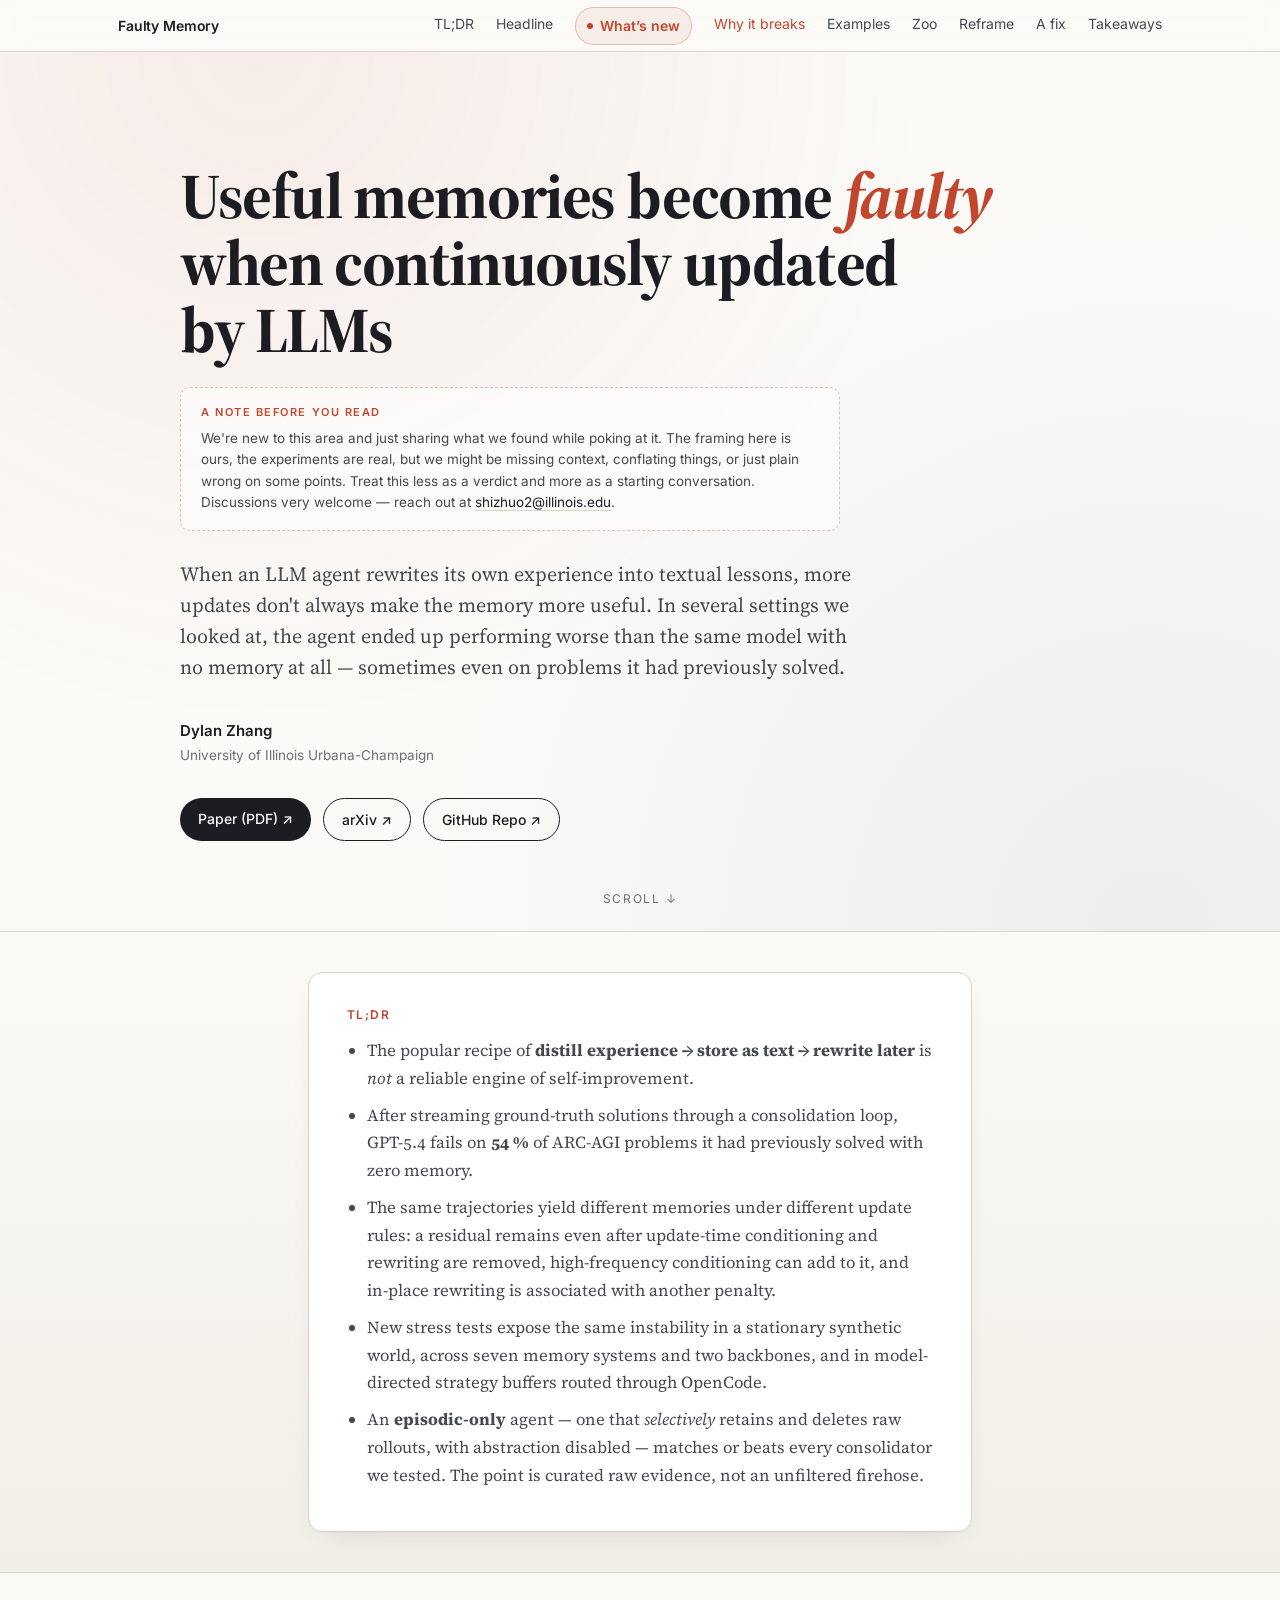
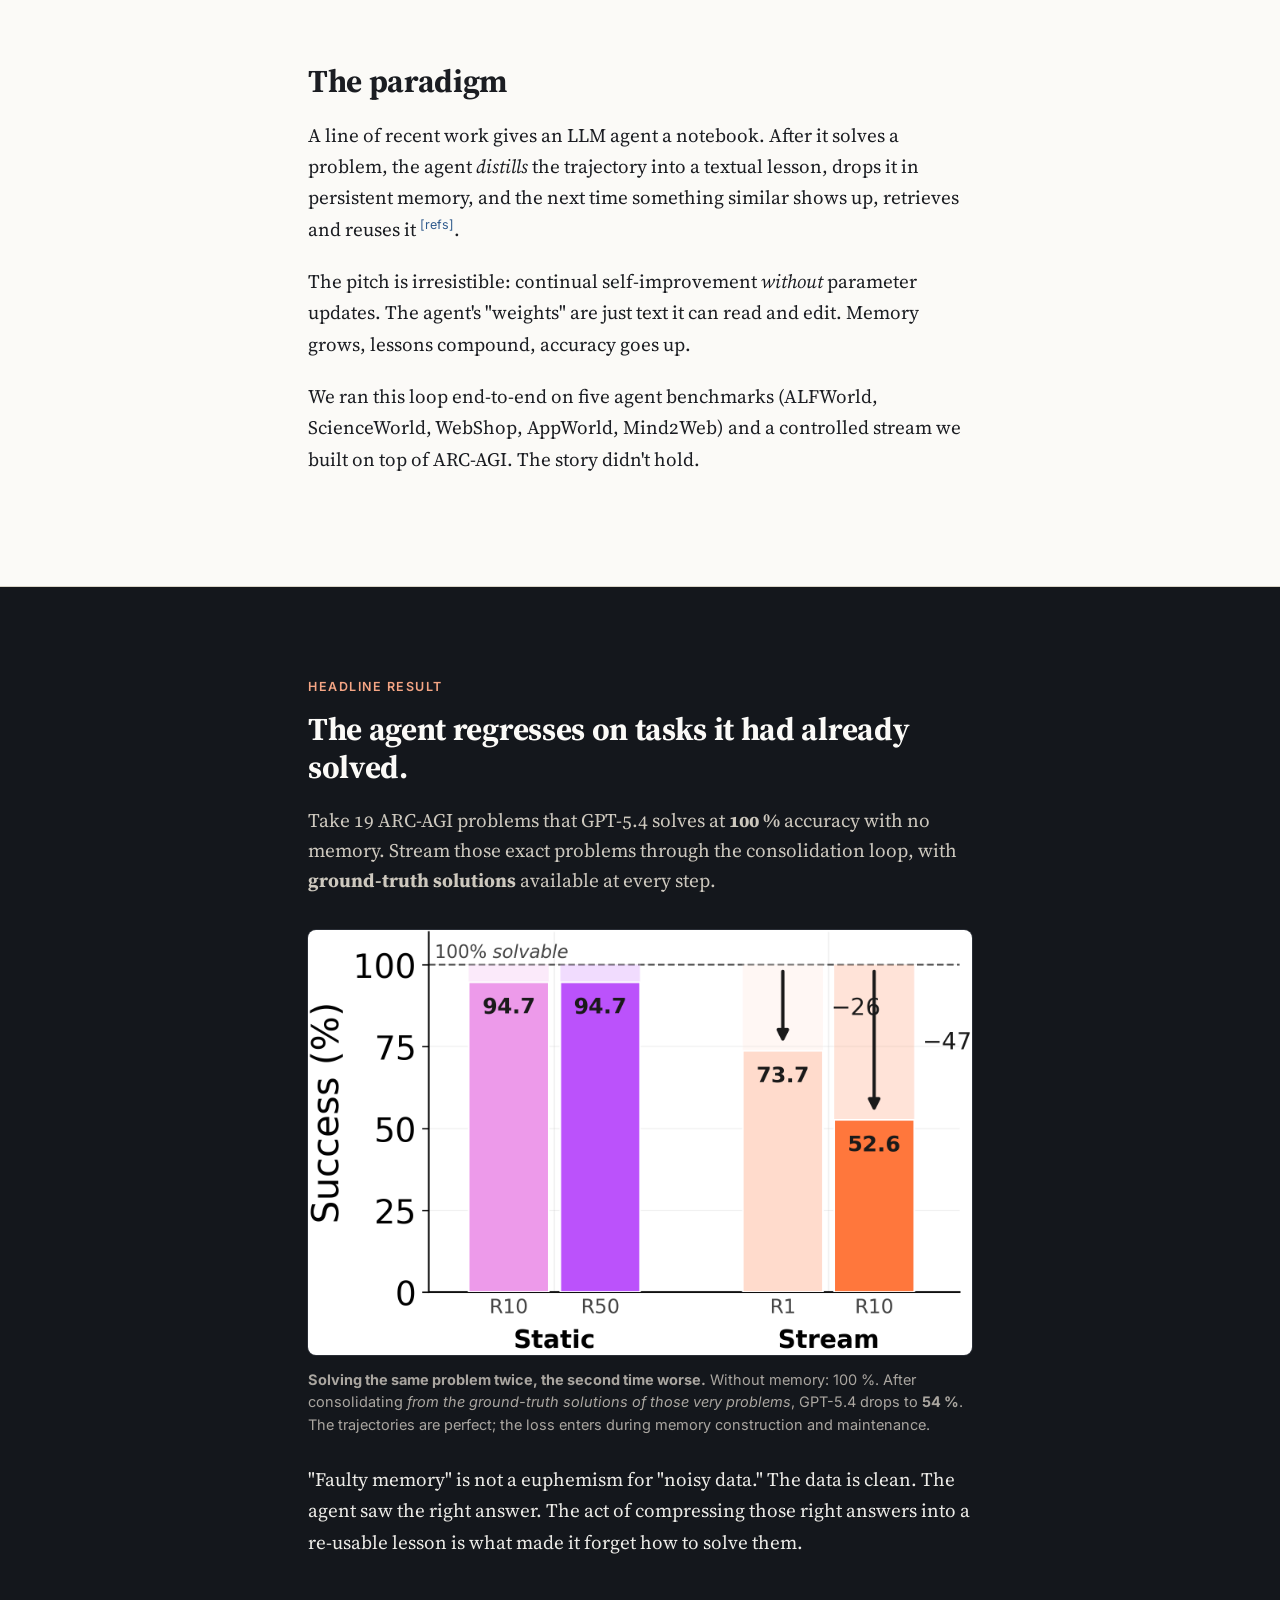
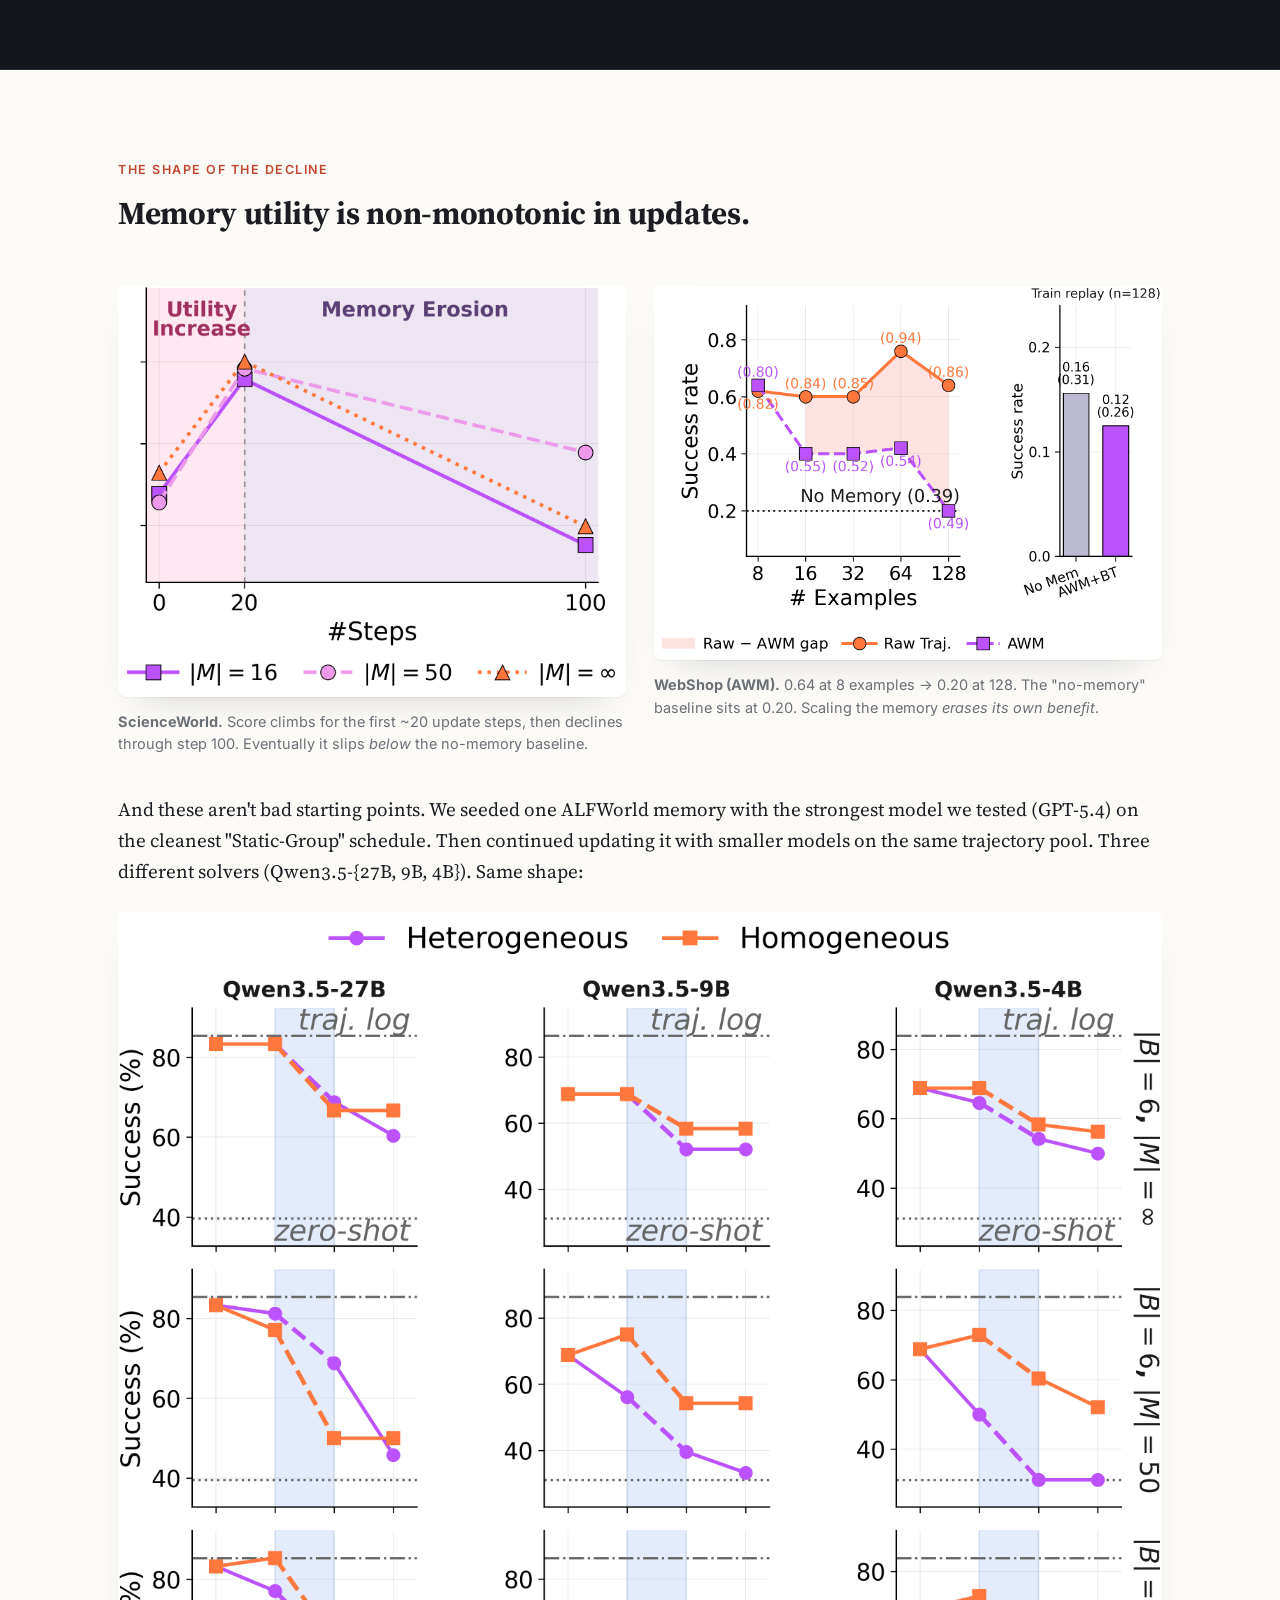
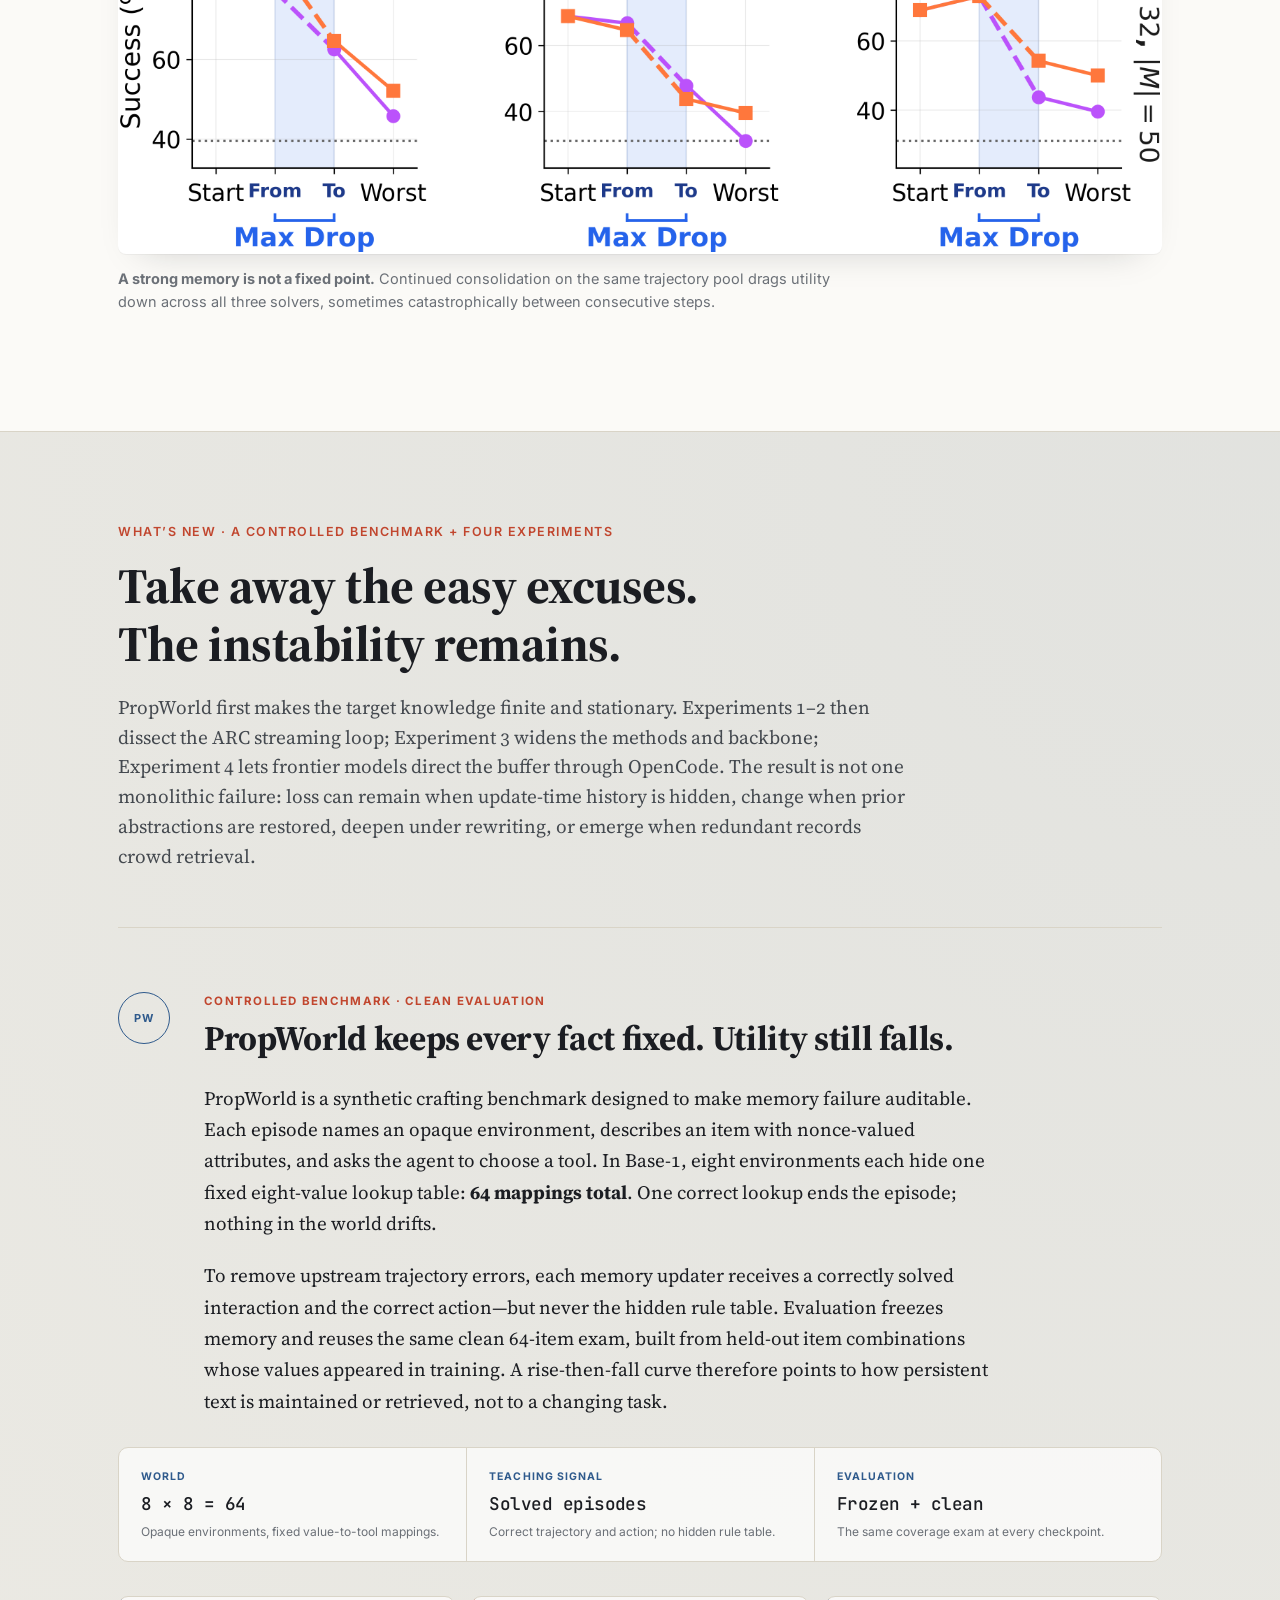
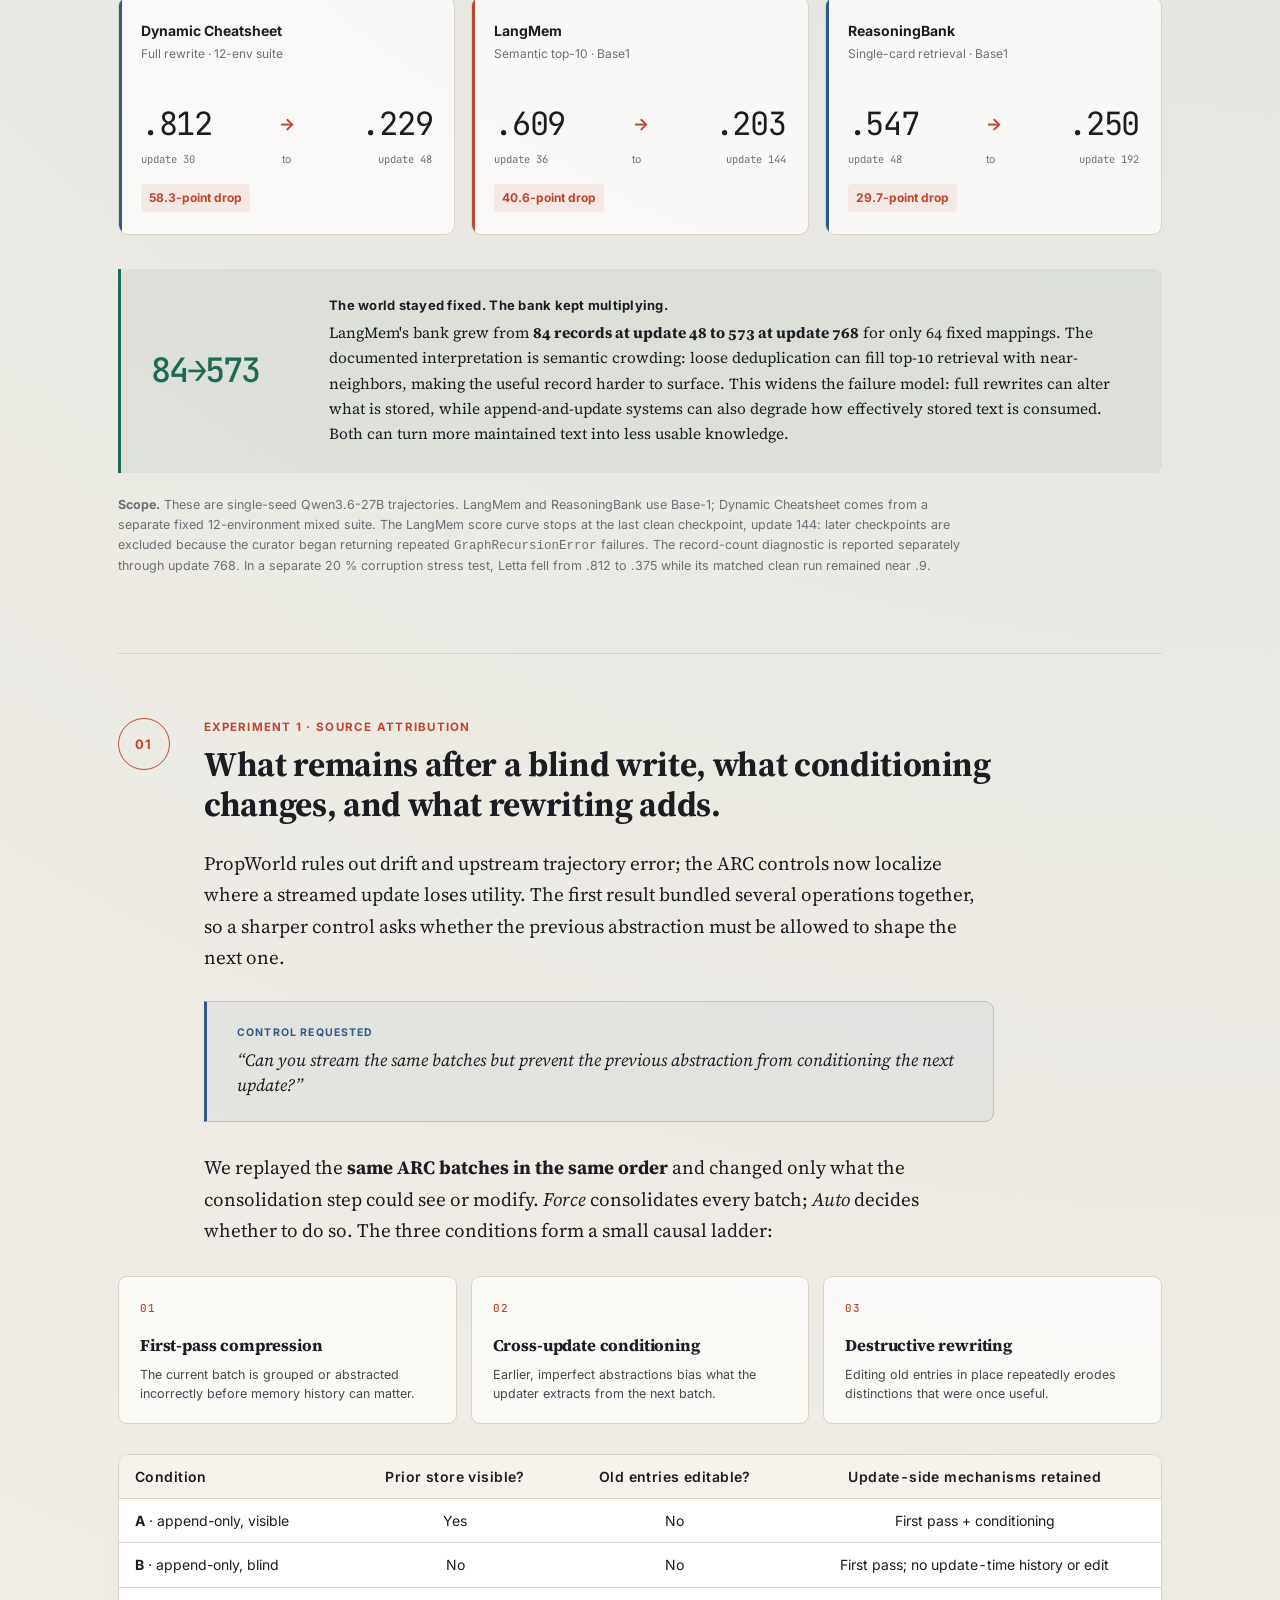
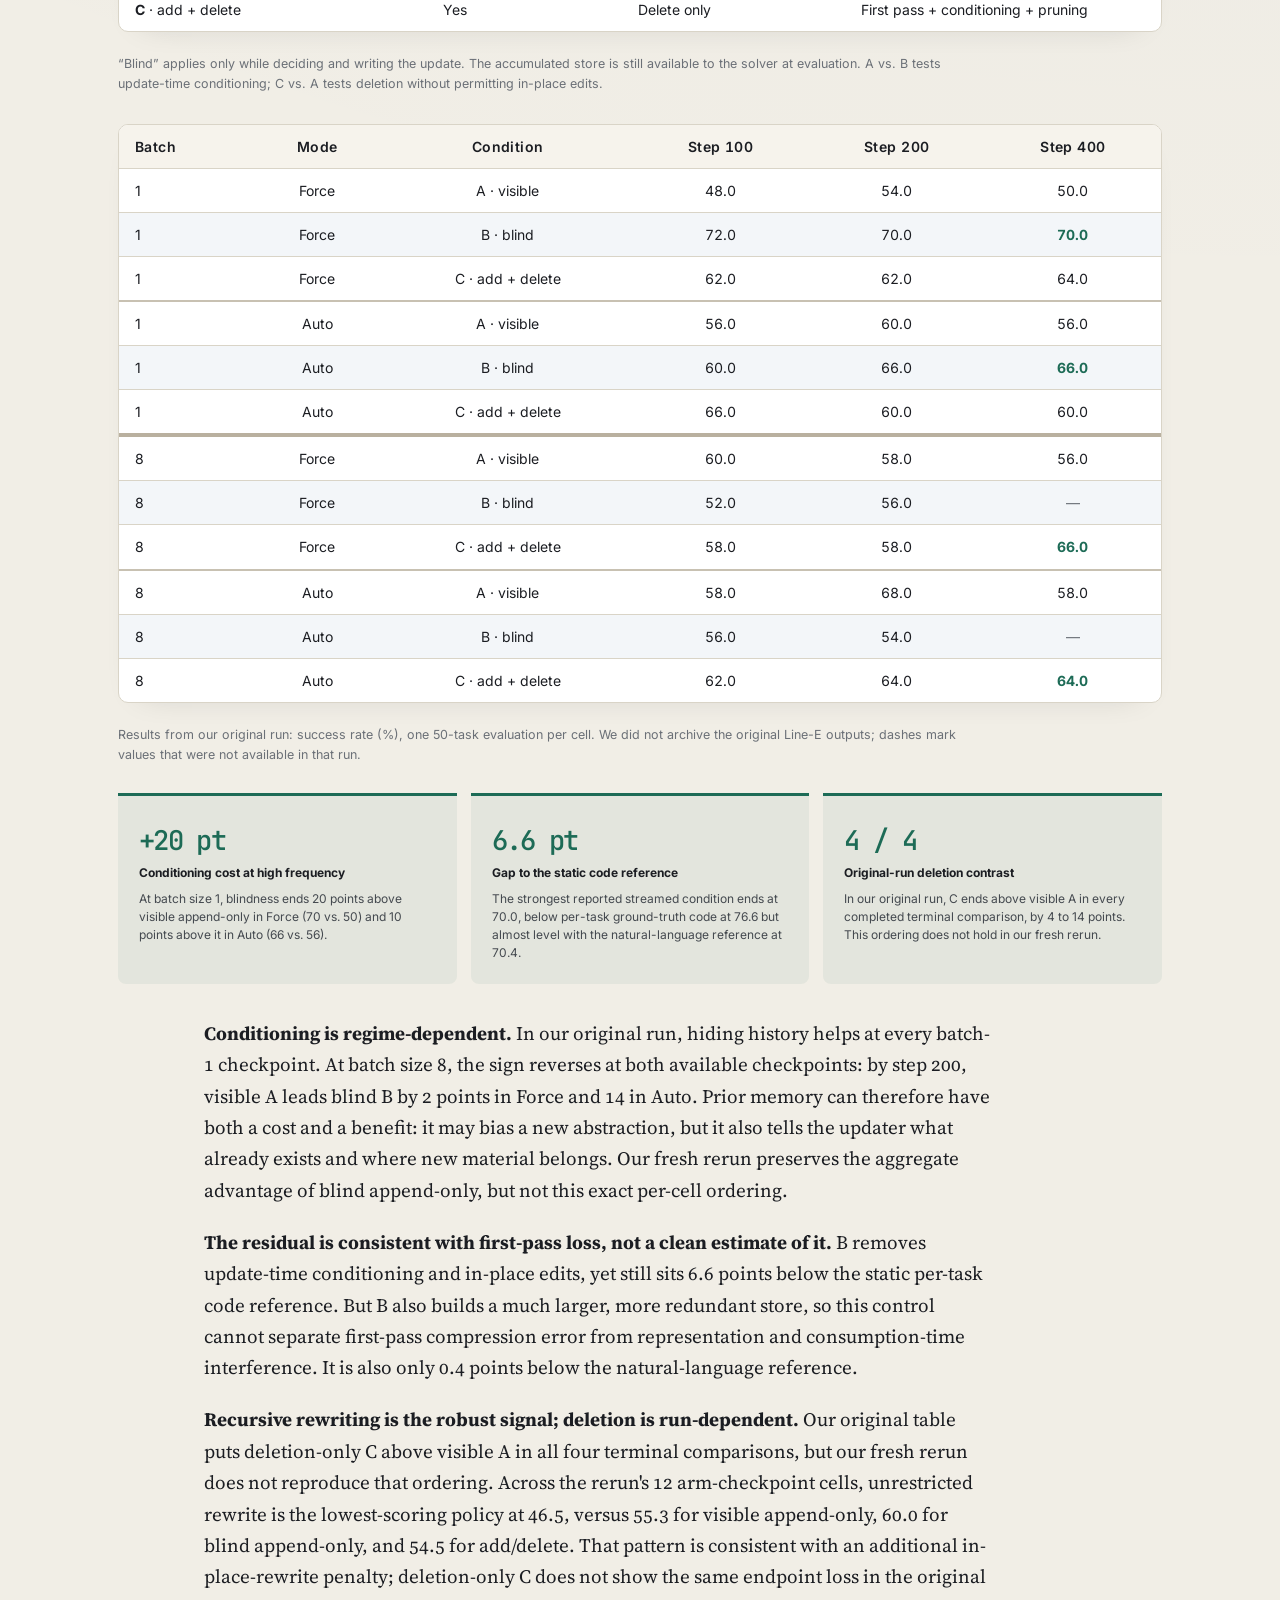
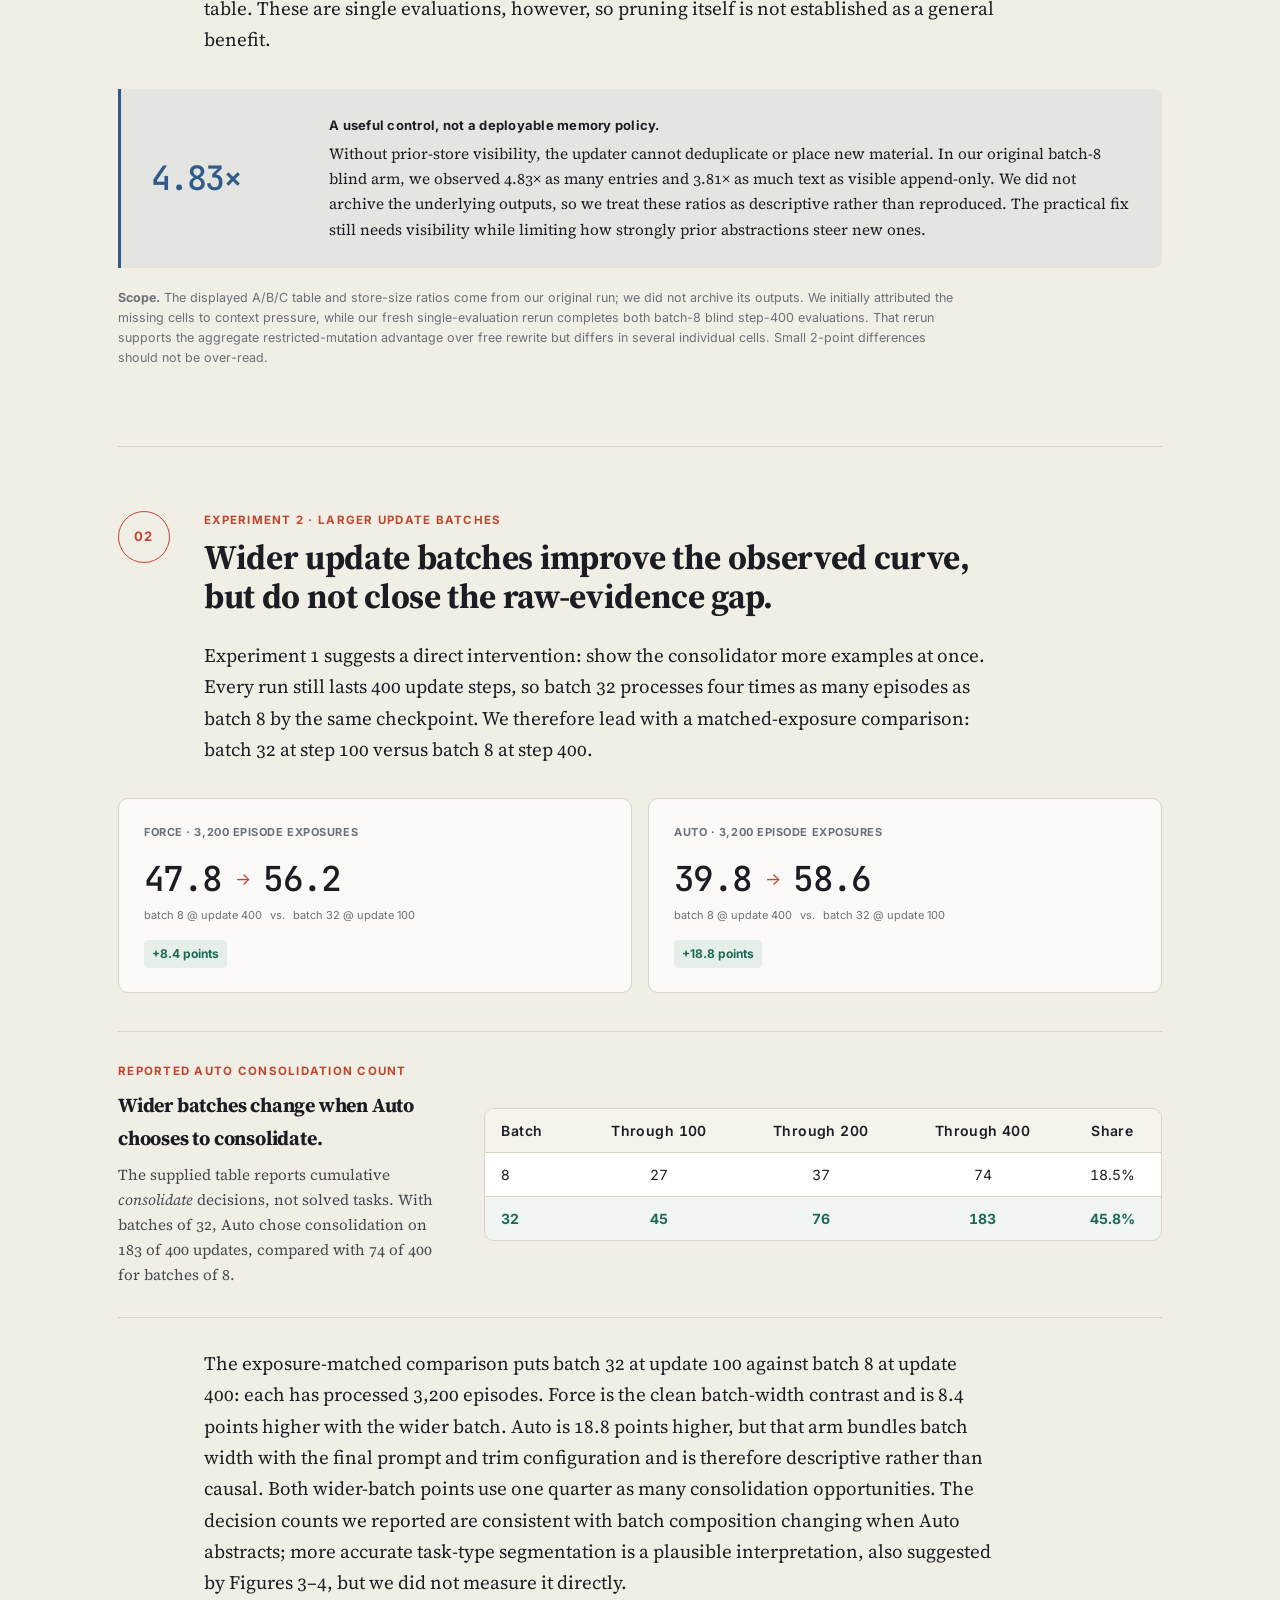
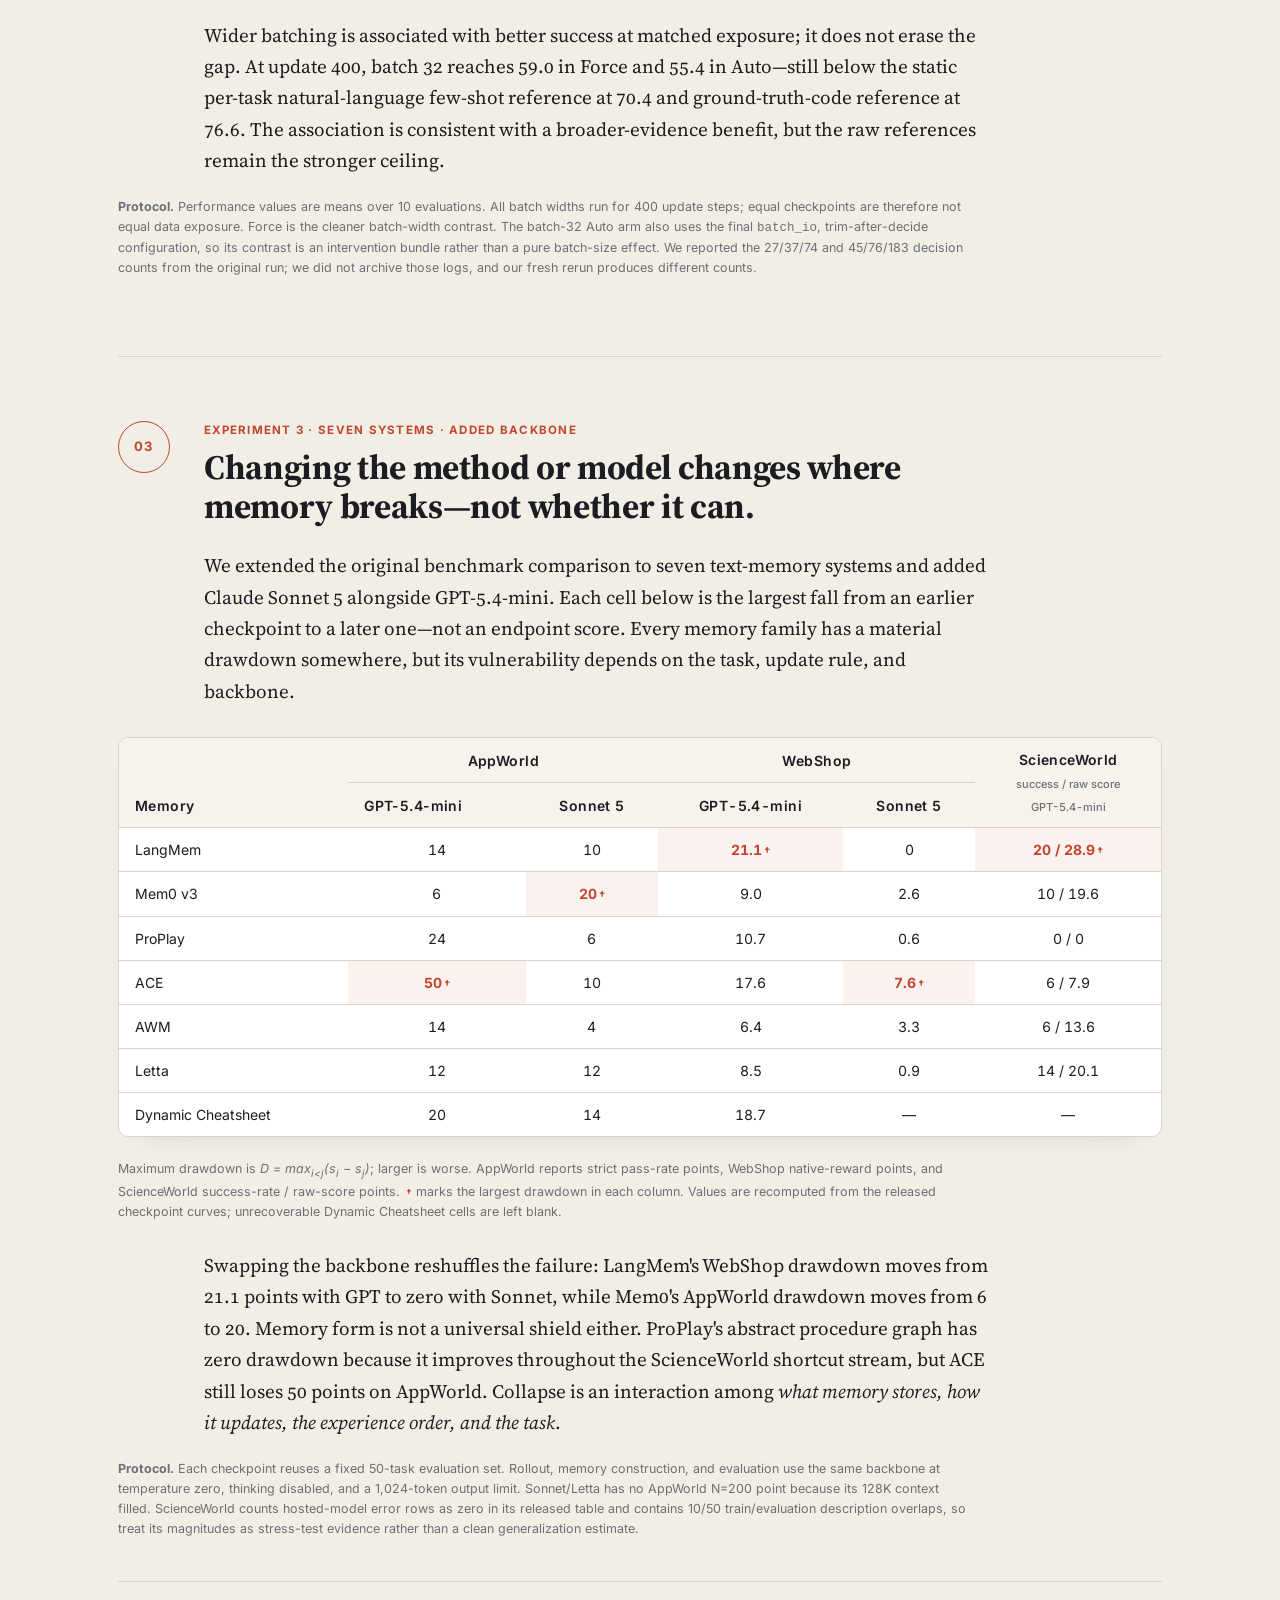
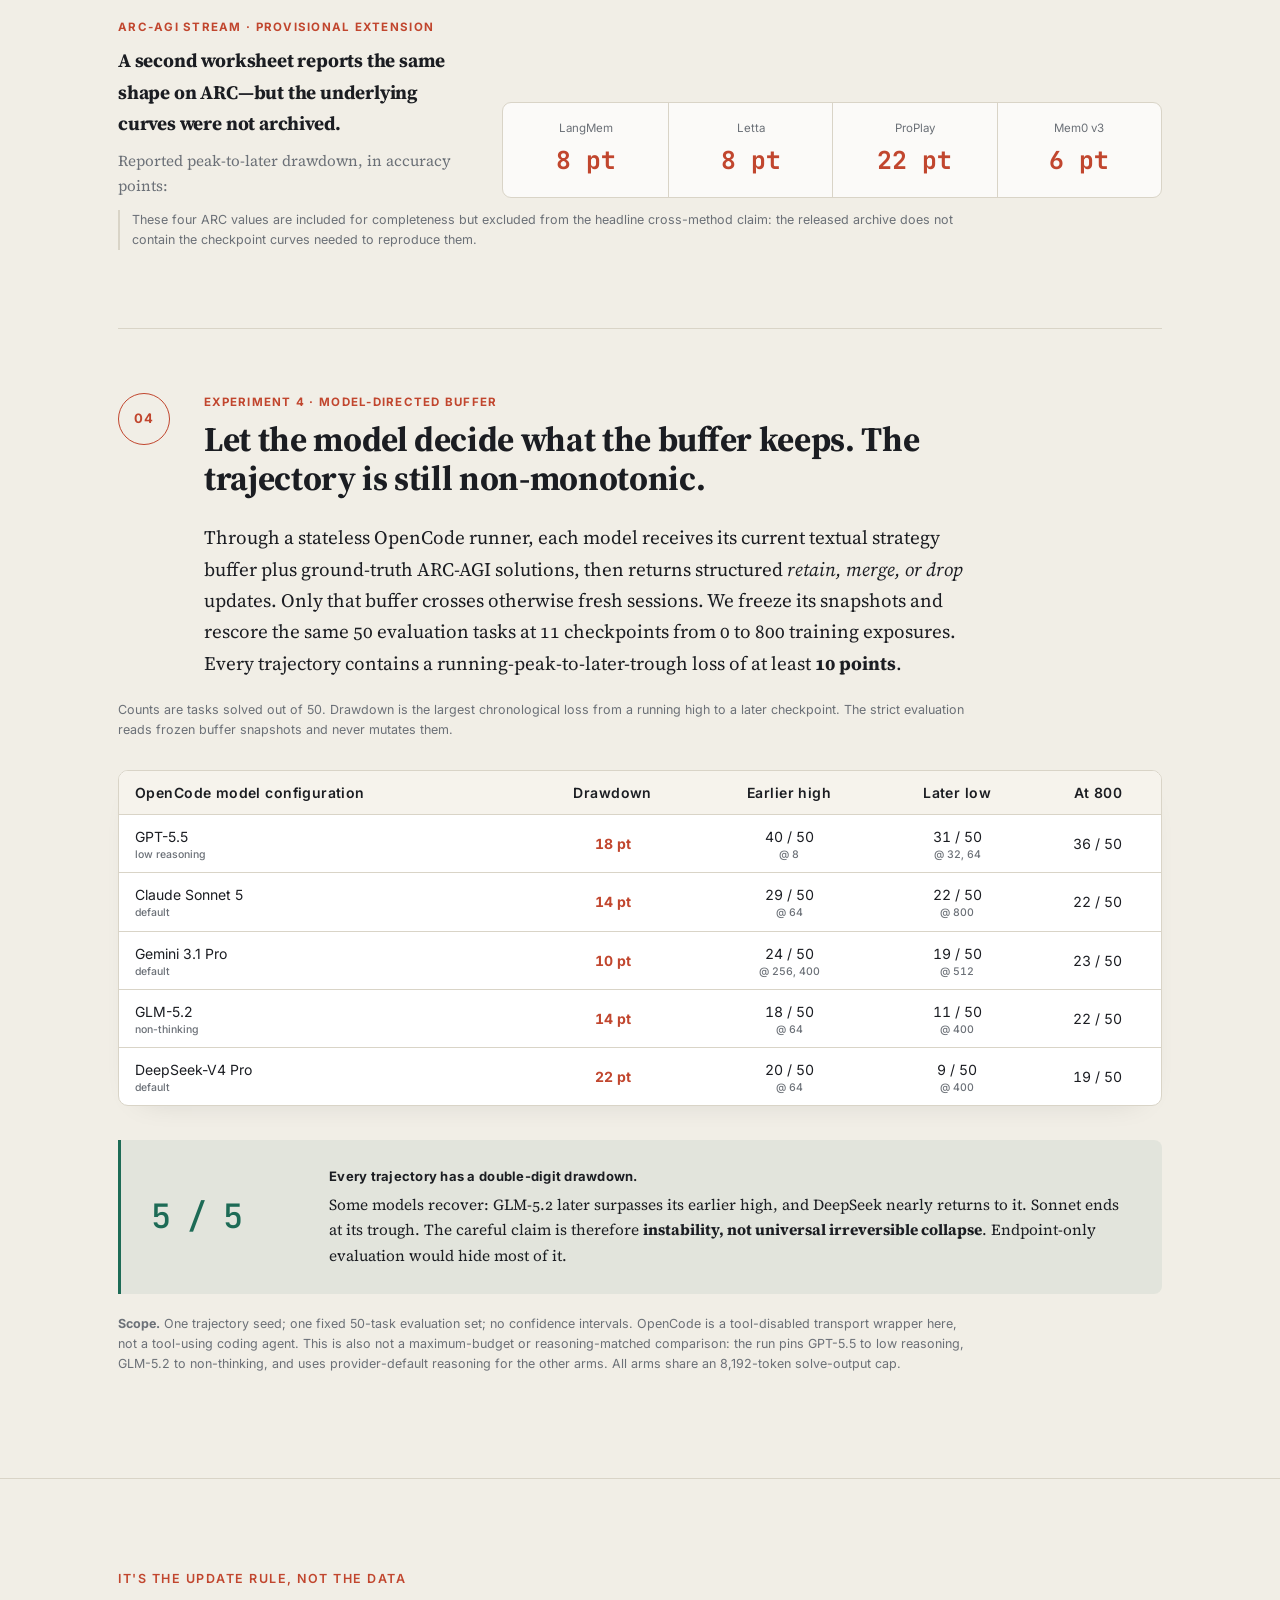
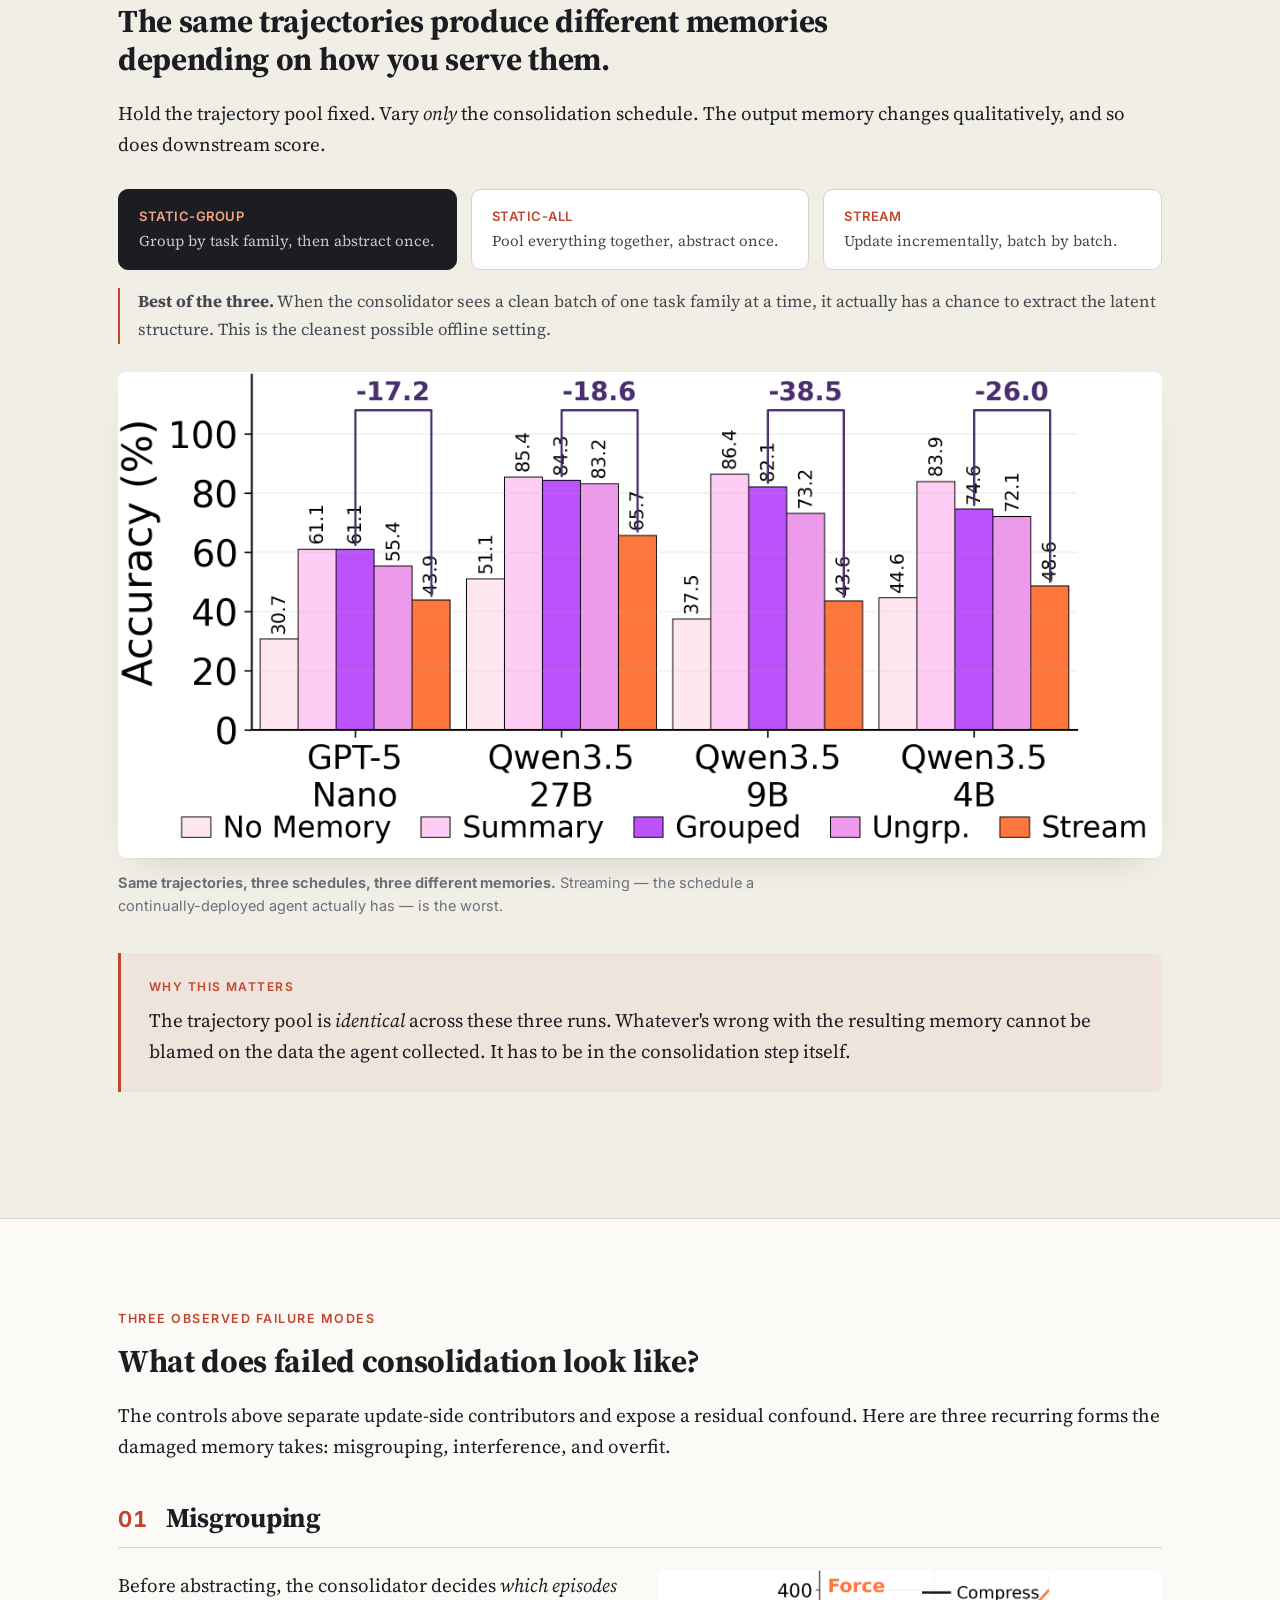
<file: faulty-memory/index.html>
<!doctype html>
<html lang="en">
<head>
<meta charset="utf-8" />
<meta name="viewport" content="width=device-width, initial-scale=1" />
<title>Useful Memories Become Faulty When Continuously Updated by LLMs</title>
<meta name="description" content="LLM agents that consolidate experience into textual memory can lose utility even when prior memory is hidden during abstraction, compound that loss across updates, and make memory worse over time—even in stationary worlds." />

<meta property="og:title" content="Useful Memories Become Faulty When Continuously Updated by LLMs" />
<meta property="og:description" content="LLM agents that consolidate experience into textual memory can lose utility even when prior memory is hidden during abstraction, compound that loss across updates, and make memory worse over time—even in stationary worlds." />
<meta property="og:type" content="article" />

<link rel="preconnect" href="https://fonts.googleapis.com">
<link rel="preconnect" href="https://fonts.gstatic.com" crossorigin>
<link href="https://fonts.googleapis.com/css2?family=Source+Serif+4:opsz,wght@8..60,400;8..60,600;8..60,700&family=Inter:wght@400;500;600;700&family=JetBrains+Mono:wght@400;500&display=swap" rel="stylesheet">
<link rel="stylesheet" href="styles.css">
</head>
<body>

<nav class="topnav">
  <div class="topnav-inner">
    <a class="topnav-brand" href="#top">Faulty Memory</a>
    <ul class="topnav-links">
      <li><a href="#tldr">TL;DR</a></li>
      <li><a href="#headline">Headline</a></li>
      <li class="topnav-new-item"><a class="topnav-new" href="#evidence" aria-label="What's new: PropWorld and four new experiments">What&rsquo;s new</a></li>
      <li><a href="#why">Why it breaks</a></li>
      <li><a href="#gallery">Examples</a></li>
      <li><a href="#zoo">Zoo</a></li>
      <li><a href="#hallucination">Reframe</a></li>
      <li><a href="#fix">A fix</a></li>
      <li><a href="#takeaways">Takeaways</a></li>
    </ul>
  </div>
</nav>

<header id="top" class="hero">
  <div class="hero-inner">
    <h1 class="hero-title">
      Useful memories become <span class="accent">faulty</span><br/>
      when continuously updated by&nbsp;LLMs
    </h1>

    <aside class="disclaimer disclaimer-hero">
      <div class="disclaimer-label">A note before you read</div>
      <p>
        We're new to this area and just sharing what we found while poking at it. The framing here is ours, the experiments are real, but we might be missing context, conflating things, or just plain wrong on some points. Treat this less as a verdict and more as a starting conversation. Discussions very welcome &mdash; reach out at <a href="mailto:shizhuo2@illinois.edu">shizhuo2@illinois.edu</a>.
      </p>
    </aside>

    <p class="hero-sub">
      When an LLM agent rewrites its own experience into textual lessons, more updates don't always make the memory more useful. In several settings we looked at, the agent ended up performing worse than the same model with no memory at all &mdash; sometimes even on problems it had previously solved.
    </p>
    <div class="hero-authors">
      <div class="author">
        <div class="author-name">Dylan Zhang</div>
        <div class="author-aff">University of Illinois Urbana-Champaign</div>
      </div>
    </div>
    <div class="hero-links">
      <a class="pill" href="https://arxiv.org/pdf/2605.12978" target="_blank" rel="noopener">Paper (PDF) ↗</a>
      <a class="pill pill-ghost" href="https://arxiv.org/abs/2605.12978" target="_blank" rel="noopener">arXiv ↗</a>
      <a class="pill pill-ghost" href="https://github.com/DylanZSZ/Memory-Collapse-Eval" target="_blank" rel="noopener">GitHub Repo ↗</a>
    </div>
  </div>
  <div class="hero-scroll">scroll ↓</div>
</header>

<main>

<!-- =============================================================== -->
<section id="tldr" class="band band-tldr">
  <div class="container narrow">
    <div class="tldr-card">
      <div class="tldr-label">TL;DR</div>
      <ul class="tldr-list">
        <li>The popular recipe of <strong>distill experience &rarr; store as text &rarr; rewrite later</strong> is <em>not</em> a reliable engine of self-improvement.</li>
        <li>After streaming ground-truth solutions through a consolidation loop, GPT-5.4 fails on <strong>54&nbsp;%</strong> of ARC-AGI problems it had previously solved with zero memory.</li>
        <li>The same trajectories yield different memories under different update rules: a residual remains even after update-time conditioning and rewriting are removed, high-frequency conditioning can add to it, and in-place rewriting is associated with another penalty.</li>
        <li>New stress tests expose the same instability in a stationary synthetic world, across seven memory systems and two backbones, and in model-directed strategy buffers routed through OpenCode.</li>
        <li>An <strong>episodic-only</strong> agent &mdash; one that <em>selectively</em> retains and deletes raw rollouts, with abstraction disabled &mdash; matches or beats every consolidator we tested. The point is curated raw evidence, not an unfiltered firehose.</li>
      </ul>
    </div>
  </div>
</section>

<!-- =============================================================== -->
<section id="paradigm" class="band">
  <div class="container narrow">
    <h2>The paradigm</h2>
    <p>
      A line of recent work gives an LLM agent a notebook. After it solves a problem, the agent <em>distills</em> the trajectory into a textual lesson, drops it in persistent memory, and the next time something similar shows up, retrieves and reuses it
      <a class="cite" data-tip="Reflexion (Shinn et al. 2023), ExpeL (Zhao et al. 2024), CLIN, AWM, ACE, Dynamic Cheatsheet, ReasoningBank, Voyager, MemGPT, Mem0, A&#x2011;MEM…">[refs]</a>.
    </p>
    <p>
      The pitch is irresistible: continual self-improvement <em>without</em> parameter updates. The agent's "weights" are just text it can read and edit. Memory grows, lessons compound, accuracy goes up.
    </p>
    <p>
      We ran this loop end-to-end on five agent benchmarks (ALFWorld, ScienceWorld, WebShop, AppWorld, Mind2Web) and a controlled stream we built on top of ARC-AGI. The story didn't hold.
    </p>
  </div>
</section>

<!-- =============================================================== -->
<section id="headline" class="band band-dark">
  <div class="container narrow">
    <div class="kicker">Headline result</div>
    <h2>The agent regresses on tasks it had already solved.</h2>
    <p class="lede">
      Take 19 ARC-AGI problems that GPT-5.4 solves at <strong>100&nbsp;%</strong> accuracy with no memory. Stream those exact problems through the consolidation loop, with <strong>ground-truth solutions</strong> available at every step.
    </p>

    <figure class="full">
      <img src="figures/arc_19type_gpt54.png" alt="ARC-AGI Stream: GPT-5.4 accuracy collapses from 100% to 54% as memory consolidates from ground truth.">
      <figcaption>
        <strong>Solving the same problem twice, the second time worse.</strong>
        Without memory: 100&nbsp;%. After consolidating <em>from the ground-truth solutions of those very problems</em>, GPT-5.4 drops to <strong>54&nbsp;%</strong>. The trajectories are perfect; the loss enters during memory construction and maintenance.
      </figcaption>
    </figure>

    <p>
      "Faulty memory" is not a euphemism for "noisy data." The data is clean. The agent saw the right answer. The act of compressing those right answers into a re-usable lesson is what made it forget how to solve them.
    </p>
  </div>
</section>

<!-- =============================================================== -->
<section id="stream" class="band">
  <div class="container">
    <div class="kicker">The shape of the decline</div>
    <h2>Memory utility is non-monotonic in updates.</h2>

    <div class="grid-2">
      <figure>
        <img src="figures/science_world_bsz4.png" alt="ScienceWorld: score peaks early then declines below the no-memory baseline.">
        <figcaption><strong>ScienceWorld.</strong> Score climbs for the first ~20 update steps, then declines through step 100. Eventually it slips <em>below</em> the no-memory baseline.</figcaption>
      </figure>
      <figure>
        <img src="figures/awm_webshop_scaling.png" alt="WebShop AWM: 0.64 at 8 examples down to 0.20 at 128.">
        <figcaption><strong>WebShop (AWM).</strong> 0.64 at 8 examples &rarr; 0.20 at 128. The "no-memory" baseline sits at 0.20. Scaling the memory <em>erases its own benefit</em>.</figcaption>
      </figure>
    </div>

    <p>
      And these aren't bad starting points. We seeded one ALFWorld memory with the strongest model we tested (GPT-5.4) on the cleanest "Static-Group" schedule. Then continued updating it with smaller models on the same trajectory pool. Three different solvers (Qwen3.5-{27B, 9B, 4B}). Same shape:
    </p>

    <figure class="full">
      <img src="figures/exp2_drop_heterogeneous_vs_homogeneous.png" alt="ALFWorld utility decay across solvers under continued consolidation.">
      <figcaption><strong>A strong memory is not a fixed point.</strong> Continued consolidation on the same trajectory pool drags utility down across all three solvers, sometimes catastrophically between consecutive steps.</figcaption>
    </figure>
  </div>
</section>

<!-- =============================================================== -->
<section id="evidence" class="band band-evidence">
  <div class="container">
    <div class="evidence-intro">
      <div class="kicker">What&rsquo;s new · a controlled benchmark + four experiments</div>
      <h2>Take away the easy excuses.<br/>The instability remains.</h2>
      <p class="lede">
        PropWorld first makes the target knowledge finite and stationary. Experiments 1&ndash;2 then dissect the ARC streaming loop; Experiment 3 widens the methods and backbone; Experiment 4 lets frontier models direct the buffer through OpenCode. The result is not one monolithic failure: loss can remain when update-time history is hidden, change when prior abstractions are restored, deepen under rewriting, or emerge when redundant records crowd retrieval.
      </p>
    </div>

    <article id="propworld" class="evidence-block">
      <header class="evidence-head">
        <div class="evidence-num evidence-num-label" aria-hidden="true">PW</div>
        <div>
          <div class="evidence-tag">Controlled benchmark · clean evaluation</div>
          <h3>PropWorld keeps every fact fixed. Utility still falls.</h3>
        </div>
      </header>

      <div class="evidence-copy">
        <p>
          PropWorld is a synthetic crafting benchmark designed to make memory failure auditable. Each episode names an opaque environment, describes an item with nonce-valued attributes, and asks the agent to choose a tool. In Base-1, eight environments each hide one fixed eight-value lookup table: <strong>64 mappings total</strong>. One correct lookup ends the episode; nothing in the world drifts.
        </p>
        <p>
          To remove upstream trajectory errors, each memory updater receives a correctly solved interaction and the correct action&mdash;but never the hidden rule table. Evaluation freezes memory and reuses the same clean 64-item exam, built from held-out item combinations whose values appeared in training. A rise-then-fall curve therefore points to how persistent text is maintained or retrieved, not to a changing task.
        </p>
      </div>

      <div class="propworld-primer" role="list" aria-label="PropWorld experimental design">
        <div role="listitem">
          <span class="primer-label">World</span>
          <strong>8 &times; 8 = 64</strong>
          <p>Opaque environments, fixed value-to-tool mappings.</p>
        </div>
        <div role="listitem">
          <span class="primer-label">Teaching signal</span>
          <strong>Solved episodes</strong>
          <p>Correct trajectory and action; no hidden rule table.</p>
        </div>
        <div role="listitem">
          <span class="primer-label">Evaluation</span>
          <strong>Frozen + clean</strong>
          <p>The same coverage exam at every checkpoint.</p>
        </div>
      </div>

      <div class="collapse-grid" role="list" aria-label="PropWorld clean-evaluation accuracy declines">
        <div class="collapse-card" role="listitem">
          <div class="collapse-method">Dynamic Cheatsheet</div>
          <div class="collapse-kind">Full rewrite · 12-env suite</div>
          <div class="collapse-score"><span>.812</span><b>&rarr;</b><span>.229</span></div>
          <div class="collapse-steps">update 30 <span>to</span> update 48</div>
          <div class="collapse-drop">58.3-point drop</div>
        </div>
        <div class="collapse-card collapse-card-featured" role="listitem">
          <div class="collapse-method">LangMem</div>
          <div class="collapse-kind">Semantic top-10 · Base1</div>
          <div class="collapse-score"><span>.609</span><b>&rarr;</b><span>.203</span></div>
          <div class="collapse-steps">update 36 <span>to</span> update 144</div>
          <div class="collapse-drop">40.6-point drop</div>
        </div>
        <div class="collapse-card" role="listitem">
          <div class="collapse-method">ReasoningBank</div>
          <div class="collapse-kind">Single-card retrieval · Base1</div>
          <div class="collapse-score"><span>.547</span><b>&rarr;</b><span>.250</span></div>
          <div class="collapse-steps">update 48 <span>to</span> update 192</div>
          <div class="collapse-drop">29.7-point drop</div>
        </div>
      </div>

      <div class="evidence-finding">
        <div class="evidence-finding-stat">84&rarr;573</div>
        <div>
          <div class="evidence-finding-label">The world stayed fixed. The bank kept multiplying.</div>
          <p>
            LangMem's bank grew from <strong>84 records at update 48 to 573 at update 768</strong> for only 64 fixed mappings. The documented interpretation is semantic crowding: loose deduplication can fill top-10 retrieval with near-neighbors, making the useful record harder to surface. This widens the failure model: full rewrites can alter what is stored, while append-and-update systems can also degrade how effectively stored text is consumed. Both can turn more maintained text into less usable knowledge.
          </p>
        </div>
      </div>

      <p class="evidence-note">
        <strong>Scope.</strong> These are single-seed Qwen3.6-27B trajectories. LangMem and ReasoningBank use Base-1; Dynamic Cheatsheet comes from a separate fixed 12-environment mixed suite. The LangMem score curve stops at the last clean checkpoint, update 144: later checkpoints are excluded because the curator began returning repeated <code>GraphRecursionError</code> failures. The record-count diagnostic is reported separately through update 768. In a separate 20&nbsp;% corruption stress test, Letta fell from .812 to .375 while its matched clean run remained near .9.
      </p>
    </article>

    <article id="attribution" class="evidence-block">
      <header class="evidence-head">
        <div class="evidence-num" aria-hidden="true">01</div>
        <div>
          <div class="evidence-tag">Experiment 1 · source attribution</div>
          <h3>What remains after a blind write, what conditioning changes, and what rewriting adds.</h3>
        </div>
      </header>

      <div class="evidence-copy">
        <p>
          PropWorld rules out drift and upstream trajectory error; the ARC controls now localize where a streamed update loses utility. The first result bundled several operations together, so a sharper control asks whether the previous abstraction must be allowed to shape the next one.
        </p>
      </div>

      <blockquote class="control-question">
        <span>Control requested</span>
        <p>&ldquo;Can you stream the same batches but prevent the previous abstraction from conditioning the next update?&rdquo;</p>
      </blockquote>

      <div class="evidence-copy">
        <p>
          We replayed the <strong>same ARC batches in the same order</strong> and changed only what the consolidation step could see or modify. <em>Force</em> consolidates every batch; <em>Auto</em> decides whether to do so. The three conditions form a small causal ladder:
        </p>
      </div>

      <div class="mechanism-grid" role="list" aria-label="Three possible sources of streamed memory degradation">
        <div class="mechanism-card" role="listitem">
          <span class="mechanism-num">01</span>
          <h4>First-pass compression</h4>
          <p>The current batch is grouped or abstracted incorrectly before memory history can matter.</p>
        </div>
        <div class="mechanism-card" role="listitem">
          <span class="mechanism-num">02</span>
          <h4>Cross-update conditioning</h4>
          <p>Earlier, imperfect abstractions bias what the updater extracts from the next batch.</p>
        </div>
        <div class="mechanism-card" role="listitem">
          <span class="mechanism-num">03</span>
          <h4>Destructive rewriting</h4>
          <p>Editing old entries in place repeatedly erodes distinctions that were once useful.</p>
        </div>
      </div>

      <div class="mobile-scroll-hint" aria-hidden="true">Swipe the control design <span>&rarr;</span></div>
      <div class="result-table evidence-table control-design-table" tabindex="0" role="region" aria-label="Scrollable streamed update control design">
        <table aria-describedby="control-design-note">
          <caption class="sr-only">Three controls that vary prior-memory visibility and edit permissions during streamed updates.</caption>
          <thead>
            <tr>
              <th scope="col">Condition</th>
              <th scope="col">Prior store visible?</th>
              <th scope="col">Old entries editable?</th>
              <th scope="col">Update-side mechanisms retained</th>
            </tr>
          </thead>
          <tbody>
            <tr><td><strong>A</strong> · append-only, visible</td><td>Yes</td><td>No</td><td>First pass + conditioning</td></tr>
            <tr><td><strong>B</strong> · append-only, blind</td><td>No</td><td>No</td><td>First pass; no update-time history or edit</td></tr>
            <tr><td><strong>C</strong> · add + delete</td><td>Yes</td><td>Delete only</td><td>First pass + conditioning + pruning</td></tr>
          </tbody>
        </table>
      </div>
      <p id="control-design-note" class="table-note">
        &ldquo;Blind&rdquo; applies only while deciding and writing the update. The accumulated store is still available to the solver at evaluation. A vs. B tests update-time conditioning; C vs. A tests deletion without permitting in-place edits.
      </p>

      <div class="mobile-scroll-hint" aria-hidden="true">Swipe for checkpoints <span>&rarr;</span></div>
      <div class="result-table evidence-table attribution-table" tabindex="0" role="region" aria-label="Scrollable streamed update attribution results">
        <table aria-describedby="attribution-table-note">
          <caption class="sr-only">ARC-AGI success rate in percent for append-only visible, append-only blind, and add-delete controls.</caption>
          <thead>
            <tr>
              <th scope="col">Batch</th>
              <th scope="col">Mode</th>
              <th scope="col">Condition</th>
              <th scope="col">Step 100</th>
              <th scope="col">Step 200</th>
              <th scope="col">Step 400</th>
            </tr>
          </thead>
          <tbody>
            <tr><td>1</td><td>Force</td><td>A · visible</td><td>48.0</td><td>54.0</td><td>50.0</td></tr>
            <tr class="blind-row"><td>1</td><td>Force</td><td>B · blind</td><td>72.0</td><td>70.0</td><td class="result-best">70.0</td></tr>
            <tr><td>1</td><td>Force</td><td>C · add + delete</td><td>62.0</td><td>62.0</td><td>64.0</td></tr>
            <tr class="group-start"><td>1</td><td>Auto</td><td>A · visible</td><td>56.0</td><td>60.0</td><td>56.0</td></tr>
            <tr class="blind-row"><td>1</td><td>Auto</td><td>B · blind</td><td>60.0</td><td>66.0</td><td class="result-best">66.0</td></tr>
            <tr><td>1</td><td>Auto</td><td>C · add + delete</td><td>66.0</td><td>60.0</td><td>60.0</td></tr>
            <tr class="batch-start"><td>8</td><td>Force</td><td>A · visible</td><td>60.0</td><td>58.0</td><td>56.0</td></tr>
            <tr class="blind-row"><td>8</td><td>Force</td><td>B · blind</td><td>52.0</td><td>56.0</td><td class="missing-cell">&mdash;</td></tr>
            <tr><td>8</td><td>Force</td><td>C · add + delete</td><td>58.0</td><td>58.0</td><td class="result-best">66.0</td></tr>
            <tr class="group-start"><td>8</td><td>Auto</td><td>A · visible</td><td>58.0</td><td>68.0</td><td>58.0</td></tr>
            <tr class="blind-row"><td>8</td><td>Auto</td><td>B · blind</td><td>56.0</td><td>54.0</td><td class="missing-cell">&mdash;</td></tr>
            <tr><td>8</td><td>Auto</td><td>C · add + delete</td><td>62.0</td><td>64.0</td><td class="result-best">64.0</td></tr>
          </tbody>
        </table>
      </div>
      <p id="attribution-table-note" class="table-note">
        Results from our original run: success rate (%), one 50-task evaluation per cell. We did not archive the original Line-E outputs; dashes mark values that were not available in that run.
      </p>

      <div class="attribution-findings" role="list" aria-label="Main findings from the streamed update controls">
        <div class="attribution-finding" role="listitem">
          <strong>+20 pt</strong>
          <span>Conditioning cost at high frequency</span>
          <p>At batch size 1, blindness ends 20 points above visible append-only in Force (70 vs. 50) and 10 points above it in Auto (66 vs. 56).</p>
        </div>
        <div class="attribution-finding" role="listitem">
          <strong>6.6 pt</strong>
          <span>Gap to the static code reference</span>
          <p>The strongest reported streamed condition ends at 70.0, below per-task ground-truth code at 76.6 but almost level with the natural-language reference at 70.4.</p>
        </div>
        <div class="attribution-finding" role="listitem">
          <strong>4 / 4</strong>
          <span>Original-run deletion contrast</span>
          <p>In our original run, C ends above visible A in every completed terminal comparison, by 4 to 14 points. This ordering does not hold in our fresh rerun.</p>
        </div>
      </div>

      <div class="evidence-copy evidence-interpretation">
        <p>
          <strong>Conditioning is regime-dependent.</strong> In our original run, hiding history helps at every batch-1 checkpoint. At batch size 8, the sign reverses at both available checkpoints: by step 200, visible A leads blind B by 2 points in Force and 14 in Auto. Prior memory can therefore have both a cost and a benefit: it may bias a new abstraction, but it also tells the updater what already exists and where new material belongs. Our fresh rerun preserves the aggregate advantage of blind append-only, but not this exact per-cell ordering.
        </p>
        <p>
          <strong>The residual is consistent with first-pass loss, not a clean estimate of it.</strong> B removes update-time conditioning and in-place edits, yet still sits 6.6 points below the static per-task code reference. But B also builds a much larger, more redundant store, so this control cannot separate first-pass compression error from representation and consumption-time interference. It is also only 0.4 points below the natural-language reference.
        </p>
        <p>
          <strong>Recursive rewriting is the robust signal; deletion is run-dependent.</strong> Our original table puts deletion-only C above visible A in all four terminal comparisons, but our fresh rerun does not reproduce that ordering. Across the rerun's 12 arm-checkpoint cells, unrestricted rewrite is the lowest-scoring policy at 46.5, versus 55.3 for visible append-only, 60.0 for blind append-only, and 54.5 for add/delete. That pattern is consistent with an additional in-place-rewrite penalty; deletion-only C does not show the same endpoint loss in the original table. These are single evaluations, however, so pruning itself is not established as a general benefit.
        </p>
      </div>

      <div class="evidence-finding evidence-finding-compact diagnostic-warning">
        <div class="evidence-finding-stat">4.83&times;</div>
        <div>
          <div class="evidence-finding-label">A useful control, not a deployable memory policy.</div>
          <p>
            Without prior-store visibility, the updater cannot deduplicate or place new material. In our original batch-8 blind arm, we observed 4.83&times; as many entries and 3.81&times; as much text as visible append-only. We did not archive the underlying outputs, so we treat these ratios as descriptive rather than reproduced. The practical fix still needs visibility while limiting how strongly prior abstractions steer new ones.
          </p>
        </div>
      </div>

      <p class="evidence-note">
        <strong>Scope.</strong> The displayed A/B/C table and store-size ratios come from our original run; we did not archive its outputs. We initially attributed the missing cells to context pressure, while our fresh single-evaluation rerun completes both batch-8 blind step-400 evaluations. That rerun supports the aggregate restricted-mutation advantage over free rewrite but differs in several individual cells. Small 2-point differences should not be over-read.
      </p>
    </article>

    <article id="delayed-compression" class="evidence-block">
      <header class="evidence-head">
        <div class="evidence-num" aria-hidden="true">02</div>
        <div>
          <div class="evidence-tag">Experiment 2 · larger update batches</div>
          <h3>Wider update batches improve the observed curve, but do not close the raw-evidence gap.</h3>
        </div>
      </header>

      <div class="evidence-copy">
        <p>
          Experiment 1 suggests a direct intervention: show the consolidator more examples at once. Every run still lasts 400 update steps, so batch 32 processes four times as many episodes as batch 8 by the same checkpoint. We therefore lead with a matched-exposure comparison: batch 32 at step 100 versus batch 8 at step 400.
        </p>
      </div>

      <div class="exposure-comparison" role="list" aria-label="Matched exposure comparison for batch size 8 and batch size 32">
        <div class="exposure-card" role="listitem">
          <span class="exposure-mode">Force · 3,200 episode exposures</span>
          <div class="exposure-scores"><b>47.8</b><i>&rarr;</i><b>56.2</b></div>
          <p>batch 8 @ update 400 <span>vs.</span> batch 32 @ update 100</p>
          <strong class="exposure-gain">+8.4 points</strong>
        </div>
        <div class="exposure-card" role="listitem">
          <span class="exposure-mode">Auto · 3,200 episode exposures</span>
          <div class="exposure-scores"><b>39.8</b><i>&rarr;</i><b>58.6</b></div>
          <p>batch 8 @ update 400 <span>vs.</span> batch 32 @ update 100</p>
          <strong class="exposure-gain">+18.8 points</strong>
        </div>
      </div>

      <div class="delayed-grid">
        <div class="delayed-copy">
          <div class="evidence-tag">Reported Auto consolidation count</div>
          <h4>Wider batches change when Auto chooses to consolidate.</h4>
          <p>
            The supplied table reports cumulative <em>consolidate</em> decisions, not solved tasks. With batches of 32, Auto chose consolidation on 183 of 400 updates, compared with 74 of 400 for batches of 8.
          </p>
        </div>
        <div>
          <div class="mobile-scroll-hint delayed-scroll-hint" aria-hidden="true">Swipe the decision counts <span>&rarr;</span></div>
          <div class="result-table compression-table">
            <table>
              <caption class="sr-only">Reported cumulative autonomous consolidation decisions by batch size.</caption>
              <thead>
                <tr><th scope="col">Batch</th><th scope="col">Through 100</th><th scope="col">Through 200</th><th scope="col">Through 400</th><th scope="col">Share</th></tr>
              </thead>
              <tbody>
                <tr><td>8</td><td>27</td><td>37</td><td>74</td><td>18.5%</td></tr>
                <tr class="compression-featured"><td>32</td><td>45</td><td>76</td><td>183</td><td>45.8%</td></tr>
              </tbody>
            </table>
          </div>
        </div>
      </div>

      <div class="evidence-copy evidence-interpretation">
        <p>
          The exposure-matched comparison puts batch 32 at update 100 against batch 8 at update 400: each has processed 3,200 episodes. Force is the clean batch-width contrast and is 8.4 points higher with the wider batch. Auto is 18.8 points higher, but that arm bundles batch width with the final prompt and trim configuration and is therefore descriptive rather than causal. Both wider-batch points use one quarter as many consolidation opportunities. The decision counts we reported are consistent with batch composition changing when Auto abstracts; more accurate task-type segmentation is a plausible interpretation, also suggested by Figures 3&ndash;4, but we did not measure it directly.
        </p>
        <p>
          Wider batching is associated with better success at matched exposure; it does not erase the gap. At update 400, batch 32 reaches 59.0 in Force and 55.4 in Auto&mdash;still below the static per-task natural-language few-shot reference at 70.4 and ground-truth-code reference at 76.6. The association is consistent with a broader-evidence benefit, but the raw references remain the stronger ceiling.
        </p>
      </div>

      <p class="evidence-note">
        <strong>Protocol.</strong> Performance values are means over 10 evaluations. All batch widths run for 400 update steps; equal checkpoints are therefore not equal data exposure. Force is the cleaner batch-width contrast. The batch-32 Auto arm also uses the final <code>batch_io</code>, trim-after-decide configuration, so its contrast is an intervention bundle rather than a pure batch-size effect. We reported the 27/37/74 and 45/76/183 decision counts from the original run; we did not archive those logs, and our fresh rerun produces different counts.
      </p>
    </article>

    <article id="breadth" class="evidence-block">
      <header class="evidence-head">
        <div class="evidence-num" aria-hidden="true">03</div>
        <div>
          <div class="evidence-tag">Experiment 3 · seven systems · added backbone</div>
          <h3>Changing the method or model changes where memory breaks—not whether it can.</h3>
        </div>
      </header>

      <div class="evidence-copy">
        <p>
          We extended the original benchmark comparison to seven text-memory systems and added Claude Sonnet&nbsp;5 alongside GPT-5.4-mini. Each cell below is the largest fall from an earlier checkpoint to a later one—not an endpoint score. Every memory family has a material drawdown somewhere, but its vulnerability depends on the task, update rule, and backbone.
        </p>
      </div>

      <div class="mobile-scroll-hint" aria-hidden="true">Swipe to compare <span>&rarr;</span></div>
      <div class="result-table evidence-table" tabindex="0" role="region" aria-label="Scrollable text-memory benchmark results">
        <table aria-describedby="breadth-table-note">
          <caption class="sr-only">Maximum chronological drawdown by memory system, benchmark, and backbone.</caption>
          <thead>
            <tr>
              <th rowspan="2" scope="col">Memory</th>
              <th colspan="2" scope="colgroup">AppWorld</th>
              <th colspan="2" scope="colgroup">WebShop</th>
              <th rowspan="2" scope="col">ScienceWorld<br/><span class="th-sub">success / raw score<br/>GPT-5.4-mini</span></th>
            </tr>
            <tr>
              <th scope="col">GPT-5.4-mini</th>
              <th scope="col">Sonnet&nbsp;5</th>
              <th scope="col">GPT-5.4-mini</th>
              <th scope="col">Sonnet&nbsp;5</th>
            </tr>
          </thead>
          <tbody>
            <tr><td>LangMem</td><td>14</td><td>10</td><td class="worst-cell">21.1<span class="worst-mark">&dagger;</span></td><td>0</td><td class="worst-cell">20 / 28.9<span class="worst-mark">&dagger;</span></td></tr>
            <tr><td>Mem0 v3</td><td>6</td><td class="worst-cell">20<span class="worst-mark">&dagger;</span></td><td>9.0</td><td>2.6</td><td>10 / 19.6</td></tr>
            <tr><td>ProPlay</td><td>24</td><td>6</td><td>10.7</td><td>0.6</td><td>0 / 0</td></tr>
            <tr><td>ACE</td><td class="worst-cell">50<span class="worst-mark">&dagger;</span></td><td>10</td><td>17.6</td><td class="worst-cell">7.6<span class="worst-mark">&dagger;</span></td><td>6 / 7.9</td></tr>
            <tr><td>AWM</td><td>14</td><td>4</td><td>6.4</td><td>3.3</td><td>6 / 13.6</td></tr>
            <tr><td>Letta</td><td>12</td><td>12</td><td>8.5</td><td>0.9</td><td>14 / 20.1</td></tr>
            <tr><td>Dynamic Cheatsheet</td><td>20</td><td>14</td><td>18.7</td><td>&mdash;</td><td>&mdash;</td></tr>
          </tbody>
        </table>
      </div>
      <p id="breadth-table-note" class="table-note">
        Maximum drawdown is <em>D = max<sub>i&lt;j</sub>(s<sub>i</sub> &minus; s<sub>j</sub>)</em>; larger is worse. AppWorld reports strict pass-rate points, WebShop native-reward points, and ScienceWorld success-rate / raw-score points. <span class="worst-mark">&dagger;</span> marks the largest drawdown in each column. Values are recomputed from the released checkpoint curves; unrecoverable Dynamic Cheatsheet cells are left blank.
      </p>

      <div class="evidence-copy evidence-interpretation">
        <p>
          Swapping the backbone reshuffles the failure: LangMem's WebShop drawdown moves from 21.1 points with GPT to zero with Sonnet, while Mem0's AppWorld drawdown moves from 6 to 20. Memory form is not a universal shield either. ProPlay's abstract procedure graph has zero drawdown because it improves throughout the ScienceWorld shortcut stream, but ACE still loses 50 points on AppWorld. Collapse is an interaction among <em>what memory stores, how it updates, the experience order, and the task</em>.
        </p>
      </div>

      <p class="evidence-note">
        <strong>Protocol.</strong> Each checkpoint reuses a fixed 50-task evaluation set. Rollout, memory construction, and evaluation use the same backbone at temperature zero, thinking disabled, and a 1,024-token output limit. Sonnet/Letta has no AppWorld N=200 point because its 128K context filled. ScienceWorld counts hosted-model error rows as zero in its released table and contains 10/50 train/evaluation description overlaps, so treat its magnitudes as stress-test evidence rather than a clean generalization estimate.
      </p>

      <div class="arc-drawdown">
        <div class="arc-drawdown-copy">
          <div class="evidence-tag">ARC-AGI Stream · provisional extension</div>
          <h4>A second worksheet reports the same shape on ARC—but the underlying curves were not archived.</h4>
          <p>Reported peak-to-later drawdown, in accuracy points:</p>
        </div>
        <div class="drawdown-grid" role="list" aria-label="ARC-AGI Stream accuracy drawdown by method">
          <div role="listitem"><span>LangMem</span><strong>8 pt</strong></div>
          <div role="listitem"><span>Letta</span><strong>8 pt</strong></div>
          <div role="listitem"><span>ProPlay</span><strong>22 pt</strong></div>
          <div role="listitem"><span>Mem0 v3</span><strong>6 pt</strong></div>
        </div>
      </div>
      <p class="table-note provenance-note">
        These four ARC values are included for completeness but excluded from the headline cross-method claim: the released archive does not contain the checkpoint curves needed to reproduce them.
      </p>
    </article>

    <article id="opencode" class="evidence-block">
      <header class="evidence-head">
        <div class="evidence-num" aria-hidden="true">04</div>
        <div>
          <div class="evidence-tag">Experiment 4 · model-directed buffer</div>
          <h3>Let the model decide what the buffer keeps. The trajectory is still non-monotonic.</h3>
        </div>
      </header>

      <div class="evidence-copy">
        <p>
          Through a stateless OpenCode runner, each model receives its current textual strategy buffer plus ground-truth ARC-AGI solutions, then returns structured <em>retain, merge, or drop</em> updates. Only that buffer crosses otherwise fresh sessions. We freeze its snapshots and rescore the same 50 evaluation tasks at 11 checkpoints from 0 to 800 training exposures. Every trajectory contains a running-peak-to-later-trough loss of at least <strong>10 points</strong>.
        </p>
      </div>

      <p id="opencode-table-note" class="table-note">
        Counts are tasks solved out of 50. Drawdown is the largest chronological loss from a running high to a later checkpoint. The strict evaluation reads frozen buffer snapshots and never mutates them.
      </p>

      <div class="mobile-scroll-hint" aria-hidden="true">Swipe for checkpoints <span>&rarr;</span></div>
      <div class="result-table evidence-table opencode-table" tabindex="0" role="region" aria-label="Scrollable OpenCode ARC-AGI Stream trajectory drawdowns">
        <table aria-describedby="opencode-table-note">
          <caption class="sr-only">Maximum chronological drawdown and endpoint accuracy for five model-directed strategy-buffer trajectories.</caption>
          <thead>
            <tr>
              <th scope="col">OpenCode model configuration</th>
              <th scope="col">Drawdown</th>
              <th scope="col">Earlier high</th>
              <th scope="col">Later low</th>
              <th scope="col">At 800</th>
            </tr>
          </thead>
          <tbody>
            <tr><td>GPT-5.5 <span class="model-mode">low reasoning</span></td><td class="drop-cell">18 pt</td><td>40 / 50 <span class="step-tag">@ 8</span></td><td>31 / 50 <span class="step-tag">@ 32, 64</span></td><td>36 / 50</td></tr>
            <tr><td>Claude Sonnet 5 <span class="model-mode">default</span></td><td class="drop-cell">14 pt</td><td>29 / 50 <span class="step-tag">@ 64</span></td><td>22 / 50 <span class="step-tag">@ 800</span></td><td>22 / 50</td></tr>
            <tr><td>Gemini 3.1 Pro <span class="model-mode">default</span></td><td class="drop-cell">10 pt</td><td>24 / 50 <span class="step-tag">@ 256, 400</span></td><td>19 / 50 <span class="step-tag">@ 512</span></td><td>23 / 50</td></tr>
            <tr><td>GLM-5.2 <span class="model-mode">non-thinking</span></td><td class="drop-cell">14 pt</td><td>18 / 50 <span class="step-tag">@ 64</span></td><td>11 / 50 <span class="step-tag">@ 400</span></td><td>22 / 50</td></tr>
            <tr><td>DeepSeek-V4 Pro <span class="model-mode">default</span></td><td class="drop-cell">22 pt</td><td>20 / 50 <span class="step-tag">@ 64</span></td><td>9 / 50 <span class="step-tag">@ 400</span></td><td>19 / 50</td></tr>
          </tbody>
        </table>
      </div>

      <div class="evidence-finding evidence-finding-compact">
        <div class="evidence-finding-stat">5 / 5</div>
        <div>
          <div class="evidence-finding-label">Every trajectory has a double-digit drawdown.</div>
          <p>
            Some models recover: GLM-5.2 later surpasses its earlier high, and DeepSeek nearly returns to it. Sonnet ends at its trough. The careful claim is therefore <strong>instability, not universal irreversible collapse</strong>. Endpoint-only evaluation would hide most of it.
          </p>
        </div>
      </div>

      <p class="evidence-note">
        <strong>Scope.</strong> One trajectory seed; one fixed 50-task evaluation set; no confidence intervals. OpenCode is a tool-disabled transport wrapper here, not a tool-using coding agent. This is also not a maximum-budget or reasoning-matched comparison: the run pins GPT-5.5 to low reasoning, GLM-5.2 to non-thinking, and uses provider-default reasoning for the other arms. All arms share an 8,192-token solve-output cap.
      </p>
    </article>
  </div>
</section>

<!-- =============================================================== -->
<section id="schedule" class="band band-tint">
  <div class="container">
    <div class="kicker">It's the update rule, not the data</div>
    <h2>The same trajectories produce different memories<br/>depending on how you serve them.</h2>

    <p>
      Hold the trajectory pool fixed. Vary <em>only</em> the consolidation schedule. The output memory changes qualitatively, and so does downstream score.
    </p>

    <div class="schedule-toggle" role="tablist" aria-label="Memory construction schedules">
      <button class="schedule-btn is-active" data-schedule="static-group" role="tab" aria-selected="true">
        <span class="schedule-key">Static-Group</span>
        <span class="schedule-desc">Group by task family, then abstract once.</span>
      </button>
      <button class="schedule-btn" data-schedule="static-all" role="tab" aria-selected="false">
        <span class="schedule-key">Static-All</span>
        <span class="schedule-desc">Pool everything together, abstract once.</span>
      </button>
      <button class="schedule-btn" data-schedule="stream" role="tab" aria-selected="false">
        <span class="schedule-key">Stream</span>
        <span class="schedule-desc">Update incrementally, batch by batch.</span>
      </button>
    </div>

    <div class="schedule-panel" id="schedule-panel" data-active="static-group">
      <p class="schedule-readout" data-for="static-group">
        <strong>Best of the three.</strong> When the consolidator sees a clean batch of one task family at a time, it actually has a chance to extract the latent structure. This is the cleanest possible offline setting.
      </p>
      <p class="schedule-readout" data-for="static-all" hidden>
        <strong>Confused.</strong> Pooling heterogeneous tasks into one abstraction step invites cross-family confusion: lessons from Pick&Place leak into Pick-Clean-Place.
      </p>
      <p class="schedule-readout" data-for="stream" hidden>
        <strong>Worst.</strong> Early abstractions <em>anchor</em> later updates. Small errors in segmentation or emphasis become context for the next consolidation pass. Mistakes compound. This is exactly the regime real continual-learning agents operate in.
      </p>
    </div>

    <figure class="full">
      <img src="figures/whole_batch_vs_stream.png" alt="Static-Group, Static-All, and Stream schedules diverge despite using identical trajectory pools.">
      <figcaption><strong>Same trajectories, three schedules, three different memories.</strong> Streaming &mdash; the schedule a continually-deployed agent actually has &mdash; is the worst.</figcaption>
    </figure>

    <div class="callout">
      <div class="callout-label">Why this matters</div>
      <p>
        The trajectory pool is <em>identical</em> across these three runs. Whatever's wrong with the resulting memory cannot be blamed on the data the agent collected. It has to be in the consolidation step itself.
      </p>
    </div>
  </div>
</section>

<!-- =============================================================== -->
<section id="why" class="band">
  <div class="container">
    <div class="kicker">Three observed failure modes</div>
    <h2>What does failed consolidation look like?</h2>
    <p>
      The controls above separate update-side contributors and expose a residual confound. Here are three recurring forms the damaged memory takes: misgrouping, interference, and overfit.
    </p>

    <div class="failure-list">
      <article class="failure">
        <header class="failure-head">
          <span class="failure-num">01</span>
          <h3 class="failure-title">Misgrouping</h3>
        </header>
        <div class="failure-body">
          <div class="failure-text">
            <p>
              Before abstracting, the consolidator decides <em>which episodes belong together</em>. When forced to consolidate every step, it pools episodes that share little underlying structure.
            </p>
            <p class="failure-evidence">
              Under forced consolidation on ARC-AGI Stream, the model frequently combines memory entries across distinct problem classes. When given autonomy, it eventually converges to a clean episodic store covering each of the 6 problem types &mdash; but only after 568 examples have elapsed. <em>The capacity to segment is there. High-frequency consolidation overrides it.</em>
            </p>

            <div class="memory-card">
              <div class="memory-card-head">
                <span class="memory-card-label">Verbatim memory entry</span>
                <span class="memory-card-tag">GPT-5.4 · forced consolidation · ARC-AGI Stream</span>
              </div>
              <div class="memory-card-body">
                <p><strong>When to use:</strong> A large hollow rectangular frame encloses some objects while other objects lie outside it &hellip; <span class="hl">In the kept interior objects, a single distinguished cell is changed based on a relation to a matching object outside the frame, often when an outside object has the same shape as an inside object.</span></p>
                <p><strong>Strategy:</strong> &hellip; (5) For each interior object, <span class="hl">look for an exterior object with the same shape signature</span>&hellip; (6) <span class="hl">If an interior object has such a matching exterior counterpart, mark the center cell of the interior object's bounding box with the exterior object's color.</span></p>
              </div>
              <div class="memory-card-foot">
                The highlighted spans are <em>foreign-family injections</em>: a shape-signature lookup belongs to the <em>group-by-shape</em> family, the marker color-write belongs to <em>key-marker</em>. Neither is part of the inside-frame source task. The consolidator stitched together a composite no actual family prescribes.
              </div>
            </div>
          </div>
          <figure class="failure-figure">
            <img src="figures/misclassification_bsz8.png" alt="Misclassification count rises sharply under forced consolidation.">
            <figcaption>Misclassification count under Force: episodes from different families merged into one entry.</figcaption>
          </figure>
        </div>
      </article>

      <article class="failure">
        <header class="failure-head">
          <span class="failure-num">02</span>
          <h3 class="failure-title">Interference</h3>
        </header>
        <div class="failure-body">
          <div class="failure-text">
            <p>
              Each abstraction pass smooths existing entries. When the chunks are imprecisely bounded, the rewrite <strong>strips the applicability conditions</strong>: a lesson that was true for Pick&amp;Place reads as broadly relevant and misleads Pick-Clean-Place.
            </p>
            <p class="failure-evidence">
              On a 15-task ScienceWorld switch sequence, distilling memories <em>only</em> on the current task ("Fresh") beats jointly consolidating across all prior tasks ("Cumulative") by <strong>+203 points</strong>. An LLM judge labels each entry: Cumulative accumulates over-generalized memories at <strong>~5&times;</strong> Fresh's rate, and outright garbage at <strong>~20&times;</strong>.
            </p>

            <div class="memory-card">
              <div class="memory-card-head">
                <span class="memory-card-label">Verbatim memory entry</span>
                <span class="memory-card-tag">ScienceWorld · over-generalized</span>
              </div>
              <div class="memory-card-body">
                <p>
                  <span class="hl">Using a lighter, fire source, or oven MAY BE NECESSARY</span> to <span class="hl">change the state</span> of a food or substance in <span class="hl">state-change tasks</span>.
                </p>
              </div>
              <div class="memory-card-foot">
                Reads as broadly applicable. But many state-change tasks need cooling, freezing, or melting. The applicability conditions have been stripped: the lesson now biases the agent toward heat sources for tasks where heat is irrelevant or harmful.
              </div>
            </div>
          </div>
          <figure class="failure-figure">
            <img src="figures/science_world_task_switch.png" alt="Cumulative consolidation falls 203 points behind Fresh on ScienceWorld 15-task sequence.">
            <figcaption>Fresh vs Cumulative: identical trajectories, different consolidation scope, +203 point gap.</figcaption>
          </figure>
        </div>
      </article>

      <article class="failure">
        <header class="failure-head">
          <span class="failure-num">03</span>
          <h3 class="failure-title">Overfit</h3>
        </header>
        <div class="failure-body">
          <div class="failure-text">
            <p>
              When the input distribution <em>narrows</em> instead of widening, abstraction overfits to surface regularities of the seen instances rather than the underlying strategy. The memory recognizes exact repetitions and fails on close variants of the same family.
            </p>
            <p class="failure-evidence">
              We feed the agent tasks drawn from a single ARC-AGI strategy family across consolidation cycles. Performance stays stable on exact repeats, then collapses on small variations within the same family. The "lesson" turned into a description of the example.
            </p>

            <div class="memory-card">
              <div class="memory-card-head">
                <span class="memory-card-label">Same lineage, 50 rewrites apart</span>
                <span class="memory-card-tag">GPT-5-mini · "recolor the largest object"</span>
              </div>
              <div class="memory-card-body">
                <p class="memory-round"><span class="memory-round-label">Round 1</span></p>
                <p>identify and extract structured elements from input &rarr; compute a global metric (<span class="hl">e.g., max size</span>) &rarr; iterate elements and selectively apply targeted edits</p>
                <p class="memory-round"><span class="memory-round-label">Round 50</span></p>
                <p>Find the <span class="hl">maximum value of a derived per-object numeric attribute</span> and apply a uniform transformation to every object whose attribute equals that maximum.</p>
              </div>
              <div class="memory-card-foot">
                Round 1 names the actual selector, "max size" &mdash; a property a solver can compute. Round 50, after 49 rewrites of the same lineage on the same task, has erased it: the entry no longer records <em>which</em> attribute to maximize.
              </div>
            </div>
          </div>
          <figure class="failure-figure">
            <img src="figures/arc_overfit.png" alt="ARC overfit: accuracy on exact repeats stays stable while accuracy on close variants collapses.">
            <figcaption>Narrow streams produce memories that recognize seen cases and fail on neighbors.</figcaption>
          </figure>
        </div>
      </article>
    </div>
  </div>
</section>

<!-- =============================================================== -->
<section id="cogsci" class="band band-tint">
  <div class="container narrow">
    <div class="kicker">An aside, for the cognitive-science minded</div>
    <h2>This is exactly what dual-system memory was built to prevent.</h2>
    <p>
      Complementary Learning Systems theory <a class="cite" data-tip="McClelland, McNaughton & O'Reilly (1995); Squire & Wixted; Schapiro et al.; Tse et al.">[refs]</a> says the brain keeps a fast episodic store and a slow schema-forming store <em>architecturally distinct</em>, with consolidation <em>gated</em> by schema fit rather than triggered on every event. Collapse the two into one mandatory rewrite loop and you get exactly the interference catastrophe the dual system was designed to avoid.
    </p>
    <p>
      Today's agentic-memory designs collapse the two. The same LLM that solves the task also rewrites its own memory of that task at every turn, with no gating. Our findings are what that prediction looks like in practice.
    </p>
  </div>
</section>

<!-- =============================================================== -->
<section id="gallery" class="band">
  <div class="container">
    <div class="kicker">Examples</div>
    <h2>Faulty memory in the wild.</h2>
    <p class="lede">
      Three real artifacts from real consolidation runs. Verbatim, no edits, just selective highlighting.
    </p>

    <!-- ============ CASE 1: 10/10 → 0/10 ARC code collapse ============ -->
    <article class="case">
      <header class="case-head">
        <span class="case-num">Case 1</span>
        <h3 class="case-title">19 ARC tasks collapsed into a single playbook</h3>
        <p class="case-sub">
          GPT-5.4 · 19 tasks spanning 6 families · 10 passes (190 steps) · ground-truth code at every step
        </p>
      </header>

      <p>
        After ten passes, the entire memory store contained <em>one</em> entry. Not a library. Not even five entries. One.
      </p>

      <div class="memory-card">
        <div class="memory-card-head">
          <span class="memory-card-label">The only entry left in memory</span>
          <span class="memory-card-tag">After 190 consolidation steps</span>
        </div>
        <div class="memory-card-body">
          <p>Extract connected objects, choose the largest as a frame, classify other objects by whether their bounding boxes lie strictly inside that frame, erase the frame and all outside objects, then hollow out each inside object in place by turning its interior to color&nbsp;0 while preserving its boundary.</p>
        </div>
        <div class="memory-card-foot">
          Internally consistent. Reads like a sensible lesson. The problem: the source pool spans <em>six</em> families, and this entry describes <em>one</em>. Five families are now invisible to the agent.
        </div>
      </div>

      <p>
        Now hand the agent a held-out task whose true rule is "erase every object of color 6." Unrelated to inside-frame logic. Without memory, the same model solves it 10/10:
      </p>

      <div class="code-pair">
        <div class="code-block code-good">
          <div class="code-head">
            <span class="code-tag">Without memory</span>
            <span class="code-score score-good">10 / 10</span>
          </div>
<pre><code>def solve(grid):
    # The transformation removes every connected
    # component of color 6.
    out = [row[:] for row in grid]
    for obj in extract_objects(grid):
        if obj["color"] == 6:
            for r, c in obj["cells"]:
                out[r][c] = 0
    return out</code></pre>
        </div>
        <div class="code-block code-bad">
          <div class="code-head">
            <span class="code-tag">With memory</span>
            <span class="code-score score-bad">0 / 10</span>
          </div>
<pre><code>def solve(grid):
    # Keep only non-frame objects; frames are the
    # largest connected components.
    h = len(grid); w = len(grid[0]) if h else 0
    objs = extract_objects(grid)
    if not objs:
        return [row[:] for row in grid]

    frame = max(objs, key=lambda o: o["size"])
    fb = frame["bbox"]

    out = [[0] * w for _ in range(h)]
    for obj in objs:
        if obj is frame: continue
        bb = obj["bbox"]
        inside = (bb["top"]  &gt; fb["top"]
              and bb["bottom"] &lt; fb["bottom"]
              and bb["left"] &gt; fb["left"]
              and bb["right"] &lt; fb["right"])
        if inside:
            for r, c in obj["cells"]:
                out[r][c] = obj["color"]

    for obj in extract_objects(out):
        apply_hollow(out, obj, fill_color=0)
    return out</code></pre>
        </div>
      </div>

      <p class="case-foot">
        The first comment of the with-memory solver reproduces the entry verbatim. The code follows the entry's frame-and-hollow recipe: pick a frame by size, copy interior objects, hollow them. On this input, no marker passes the strict-inside check and the canvas stays empty. <strong>The memory turned a 10/10 solver into a 0/10 solver.</strong>
      </p>
    </article>

    <!-- ============ CASE 2: AWM WebShop accretion ============ -->
    <article class="case">
      <header class="case-head">
        <span class="case-num">Case 2</span>
        <h3 class="case-title">Collapse by accretion: 8 workflows become 16 redundant ones</h3>
        <p class="case-sub">
          AWM on WebShop · 128 expert trajectories · gpt-5.4-mini · 3 epochs
        </p>
      </header>

      <p>
        After epoch 1 the memory file held 8 abstract workflow templates. By epoch 3 it held 16. The new 8 (<span class="hl-bad">highlighted</span>) are not new patterns. They're the same templates, restated with one product category pinned in:
      </p>

      <div class="memory-card">
        <div class="memory-card-head">
          <span class="memory-card-label">AWM workflow titles, epoch 3</span>
          <span class="memory-card-tag">~8.2k chars · verbatim</span>
        </div>
        <div class="memory-card-body workflow-list">
          <ol class="wf-list">
            <li><span class="wf-id">W1.</span> Search by attribute-rich query.</li>
            <li><span class="wf-id">W2.</span> Open candidate item to inspect options.</li>
            <li><span class="wf-id">W3.</span> Select required attributes before buying.</li>
            <li><span class="wf-id">W4.</span> Select required size, color, and other variant options before buying.</li>
            <li><span class="wf-id">W5.</span> Search and select clothing variants with fit type.</li>
            <li><span class="wf-id">W6.</span> Search and select home decor variants.</li>
            <li><span class="wf-id">W7.</span> Search and select multi-part apparel sizing variants.</li>
            <li><span class="wf-id">W8.</span> Search across pages when the first results do not match.</li>
            <li class="wf-bad"><span class="wf-id">W9.</span> Select apparel color, size, and fit/order-specific variants before buying.</li>
            <li class="wf-bad"><span class="wf-id">W10.</span> Select non-apparel flavor and size variants before buying.</li>
            <li class="wf-bad"><span class="wf-id">W11.</span> Select pack-count and color variants before buying.</li>
            <li class="wf-bad"><span class="wf-id">W12.</span> Search and select color, size, and shape variants for home goods.</li>
            <li class="wf-bad"><span class="wf-id">W13.</span> Search and select shoes with color and size.</li>
            <li class="wf-bad"><span class="wf-id">W14.</span> Search and select apparel color, size, and purchase.</li>
            <li class="wf-bad"><span class="wf-id">W15.</span> Search and select electronics memory/storage variants.</li>
            <li class="wf-bad"><span class="wf-id">W16.</span> Search and select activewear or performance tops variants.</li>
          </ol>
        </div>
        <div class="memory-card-foot">
          W9 is just W3 + W4 + W5 stitched together. W10&ndash;W16 are the same search-then-variant-select template (W1&ndash;W4) with one product category pinned in (food, pack-count, home goods, shoes, apparel, electronics, activewear). No new control flow, no new guard, no new stop criterion. <em>Eight new entries that compete for retrieval bandwidth without adding any generality.</em>
        </div>
      </div>

      <p class="case-foot">
        And it's not benign. Removing just <strong>one</strong> workflow (W8, "Search across pages when the first results do not match") raises wins from 7/50 to 14/50 on gpt-5.4-mini and from 18/50 to 23/50 on gpt-5-mini &mdash; because W8 biases the agent toward dead-loop <code>click[Next&nbsp;&gt;]</code> sequences at the expense of <code>click[Buy&nbsp;Now]</code>.
      </p>
    </article>

    <!-- ============ CASE 3: ScienceWorld three flavors of bad (TABBED) ============ -->
    <article class="case">
      <header class="case-head">
        <span class="case-num">Case 3</span>
        <h3 class="case-title">ScienceWorld: three flavors of memory rot</h3>
        <p class="case-sub">
          An LLM judge labels every entry in the store as <em>over-generalized</em>, <em>over-specialized</em>, or <em>useless garbage</em>. Click a tab to see verbatim entries from each.
        </p>
      </header>

      <div class="tab-browser" data-tab-group="rot">
        <div class="tab-strip" role="tablist">
          <button class="tab-btn is-active" role="tab" data-tab="overgen" aria-selected="true">Over-generalized</button>
          <button class="tab-btn" role="tab" data-tab="overspec" aria-selected="false">Over-specialized</button>
          <button class="tab-btn" role="tab" data-tab="garbage" aria-selected="false">Useless garbage</button>
        </div>

        <div class="tab-panel is-active" data-tab-panel="overgen">
          <div class="memory-card">
            <div class="memory-card-body">
              <p><span class="hl">Observing all life stages in order</span> MAY BE NECESSARY to complete a turtle-stage task.</p>
              <p><span class="hl">Observing all life stages in order</span> MAY BE NECESSARY to complete a moth-stage task.</p>
              <p><span class="hl">Using a lighter, fire source, or oven</span> MAY BE NECESSARY to change the state of a food or substance in state-change tasks.</p>
              <p><span class="hl">Focusing on the target substance</span> SHOULD BE NECESSARY to change its state.</p>
            </div>
            <div class="memory-card-foot">
              The first two entries are paraphrases of each other &mdash; the consolidator wrote the same lesson twice with different task labels glued on. None of these names a property a solver can actually use to pick an action.
            </div>
          </div>
        </div>

        <div class="tab-panel" data-tab-panel="overspec" hidden>
          <div class="memory-card">
            <div class="memory-card-body">
              <p>For conductivity-sorting tasks, picking up and testing <span class="hl">unknown substance B</span> in a circuit SHOULD BE NECESSARY before placing it in the correct box.</p>
              <p>For <span class="hl">salt water</span> recipes, placing salt and a cup/container in the sink MAY BE NECESSARY before pouring water.</p>
              <p>For <span class="hl">sodium acetate</span> recipes, moving the required ingredients into a glass cup MAY BE NECESSARY before focusing on the product.</p>
              <p><span class="hl">SEED_ACQUISITION_BARRIER:</span> access to viable apple seeds often hinges on physically locating seeds in connected environments (e.g., kitchen) and then transporting them to an appropriate growing area.</p>
            </div>
            <div class="memory-card-foot">
              Bound to the literal label of one episode (<em>substance B</em>, <em>salt water</em>, <em>apple seeds</em>). The lesson is the example. None will fire on a task with a different object name.
            </div>
          </div>
        </div>

        <div class="tab-panel" data-tab-panel="garbage" hidden>
          <div class="memory-card">
            <div class="memory-card-body">
              <p>Assembling an electrical circuit <span class="hl">DOES NOT CONTRIBUTE</span> to completing a smores synthesis task.</p>
              <p><span class="hl">Mixing the correct ingredients</span> MAY BE NECESSARY to create a target solution or mixture.</p>
              <p>Applying the <span class="hl">correct cultivation action</span> after planting a seed MAY BE NECESSARY to advance plant growth tasks.</p>
              <p>Using the <span class="hl">correct container or setup</span> MAY CONTRIBUTE to boiling the target substance.</p>
            </div>
            <div class="memory-card-foot">
              True. Useless. "Use the correct action" is not actionable. "DOES NOT CONTRIBUTE" entries are even worse: they consume retrieval bandwidth to tell the agent what <em>not</em> to do, in a context where the agent wasn't going to do it anyway.
            </div>
          </div>
        </div>
      </div>

      <figure class="full">
        <img src="figures/judge_cumcount_gpt54mini.png" alt="LLM-judge running totals: Cumulative accumulates over-generalized and garbage memories far faster than Fresh.">
        <figcaption>Running counts of over-generalized and garbage memories under <strong>Cumulative</strong> consolidation diverge from <strong>Fresh</strong> almost immediately and never recover.</figcaption>
      </figure>
    </article>

    <!-- ============ CASE 4: Catastrophic single-step collapse ============ -->
    <article class="case">
      <header class="case-head">
        <span class="case-num">Case 4</span>
        <h3 class="case-title">A 50-item memory becomes a 1-item memory in a single consolidation step</h3>
        <p class="case-sub">
          ALFWorld · gpt-5-nano consolidator · stage 168 &rarr; 169 · cap 50 items
        </p>
      </header>

      <p>
        At stage 168 the memory holds 50 structured items, ~48k characters, each covering a distinct insight (task taxonomy, state-change shortcuts, look-at-light protocol, multi-object recipes). One consolidation step later, at stage 169, the memory contains <strong>a single item</strong>:
      </p>

      <div class="memory-card">
        <div class="memory-card-head">
          <span class="memory-card-label">Stage 169 memory · 1 item · 1,960 chars · verbatim</span>
          <span class="memory-card-tag">After one merge step</span>
        </div>
        <div class="memory-card-body">
          <p><span class="hl">Use a single, repeatable loop to handle both single and multi-object tasks across cleaning, cooling, heating, and look-at-in-light.</span> 1) Systematically search common room sources&hellip; 2) Pick each target; if a state change is required (cool X with fridge, heat X with microwave, or clean X with sinkbasin), perform it while holding&hellip; 3) Navigate to the destination&hellip; 4) Place the object&hellip; 5) If two identical objects must go to the same destination&hellip; 6) If an object starts at the destination&hellip; 7) Manage distractors&hellip; 8) After completing a batch&hellip; 9) <span class="hl">Look-at-in-light-specific extension: anchor a central desklamp location, co-locate the target and lamp&hellip;</span> 10) Pitfalls to avoid&hellip;</p>
        </div>
        <div class="memory-card-foot">
          The cooling-vs-heating asymmetry that was a separate item at stage 168 (cooling needs no insertion; heating does) is gone. The two-object shuttle default is gone. The look-at protocol is now a half-sentence sub-clause inside step 9.
        </div>
      </div>

      <p>The cost on the next eval, against the same memory's stage-168 snapshot:</p>

      <div class="result-table">
        <table>
          <thead>
            <tr>
              <th>Rollout</th>
              <th>No memory</th>
              <th>Stage 168 (50 items)</th>
              <th>Stage 169 (1 item)</th>
              <th>&Delta;</th>
            </tr>
          </thead>
          <tbody>
            <tr><td>Qwen3.5-4B</td><td>15/48</td><td>35/48</td><td>29/48</td><td class="delta-bad">&minus;6</td></tr>
            <tr><td>Qwen3.5-9B</td><td>15/48</td><td>36/48</td><td>26/48</td><td class="delta-bad">&minus;10</td></tr>
            <tr><td>Qwen3.5-27B</td><td>19/48</td><td>37/48</td><td>24/48</td><td class="delta-bad">&minus;13</td></tr>
          </tbody>
        </table>
      </div>

      <p class="case-foot">
        <strong>One step. 6 to 13 wins lost.</strong> The drop is biggest at the largest rollout: stronger solvers extracted more from the 50-item structured memory, so they lose more when those distinctions collapse into a single "unified loop."
      </p>
    </article>

    <!-- ============ CASE 5: ExpeL top-1 slot drifts through 3 concepts ============ -->
    <article class="case">
      <header class="case-head">
        <span class="case-num">Case 5</span>
        <h3 class="case-title">99 votes for a tautology: a top-ranked memory that mutated three times</h3>
        <p class="case-sub">
          ExpeL on ALFWorld · gpt-5.4 base, gpt-5-nano management · 200 stages
        </p>
      </header>

      <p>
        ExpeL ranks memory items by an integer vote score that increments on <code>EDIT</code>. By stage 200, the top slot has 99 votes &mdash; the highest in the memory by a factor of 2. This sounds like extreme value. But the score keeps incrementing when an <code>EDIT</code> <em>replaces</em> the underlying concept. Tracing the same slot:
      </p>

      <div class="drift-trail">
        <div class="drift-step">
          <div class="drift-stage">Stage&nbsp;0 <span class="drift-vote">28 votes</span></div>
          <div class="drift-content">
            For tasks phrased as <span class="hl">"examine/look at X with/by/using Y,"</span> first locate both objects, then prefer the environment's direct task-relevant interaction (e.g., use Y, examine X with Y, or examine X if Y has been activated)&hellip;
          </div>
          <div class="drift-tag">Concrete: names the look-at-obj-in-light pattern.</div>
        </div>

        <div class="drift-arrow">&darr;</div>

        <div class="drift-step">
          <div class="drift-stage">Stage&nbsp;80 <span class="drift-vote">46 votes</span></div>
          <div class="drift-content">
            <span class="hl">Prioritize the simplest action that directly advances the current subgoal</span> with the fewest prerequisites and minimal detours, while also favoring actions that reuse already-opened receptacles or inventory-held items&hellip;
          </div>
          <div class="drift-tag">Generic planning heuristic. Task-type cue gone.</div>
        </div>

        <div class="drift-arrow">&darr;</div>

        <div class="drift-step">
          <div class="drift-stage">Stage&nbsp;200 <span class="drift-vote">99 votes</span></div>
          <div class="drift-content">
            <span class="hl">Prioritize actions that directly advance the current subgoal using the nearest feasible fixture or item;</span> verify prerequisites before acting; minimize travel; interleave subgoals when beneficial; attempt to combine state-change and final placement&hellip; avoid assuming an item's state without explicit verification.
          </div>
          <div class="drift-tag">Tautology. Applies to any agent benchmark.</div>
        </div>
      </div>

      <p class="case-foot">
        The 99 votes were earned across <em>three different concepts</em>. At stage 200, only the third concept is in the slot. The popularity score is a measure of slot edit-volume, not content quality. The most "trusted" memory entry in this run is a directive that ships with every planning agent ever written.
      </p>
    </article>
  </div>
</section>

<!-- ============ MEMORY ZOO: tabbed quick-flip browser ============ -->
<section id="zoo" class="band band-tint">
  <div class="container">
    <div class="kicker">Memory zoo</div>
    <h2>Click through. Each one is a real entry from a real run.</h2>
    <p class="lede">
      No charts here, just artifacts. Each tab loads one verbatim entry along with a one-line note on what's broken about it.
    </p>

    <div class="tab-browser tab-browser-wide" data-tab-group="zoo">
      <div class="tab-strip" role="tablist">
        <button class="tab-btn is-active" role="tab" data-tab="z1" aria-selected="true">Vacuous</button>
        <button class="tab-btn" role="tab" data-tab="z2" aria-selected="false">Phantom rule</button>
        <button class="tab-btn" role="tab" data-tab="z3" aria-selected="false">Stripped vocab</button>
        <button class="tab-btn" role="tab" data-tab="z4" aria-selected="false">Pinned to one episode</button>
        <button class="tab-btn" role="tab" data-tab="z5" aria-selected="false">Crowding out</button>
        <button class="tab-btn" role="tab" data-tab="z6" aria-selected="false">Byte duplicate</button>
      </div>

      <div class="tab-panel is-active" data-tab-panel="z1">
        <div class="zoo-card">
          <div class="zoo-meta">
            <span class="zoo-tag">GPT-5-mini · ARC-AGI · 200 tasks · entry 1 of memory</span>
          </div>
          <div class="zoo-body">
            <p>"Make a working copy of the input grid (list of row lists) before mutating, perform all modifications on the copy, and return the copy to avoid mutating the original input."</p>
          </div>
          <div class="zoo-note">
            <strong>What's wrong.</strong> A defensive Python idiom. Mentions no color, shape, or rule that the six task families distinguish themselves by. The model wrote a coding tip and called it a strategy.
          </div>
        </div>
      </div>

      <div class="tab-panel" data-tab-panel="z2" hidden>
        <div class="zoo-card">
          <div class="zoo-meta">
            <span class="zoo-tag">GPT-5.4 · ARC-AGI · 200-task run · 1 of 5 entries</span>
          </div>
          <div class="zoo-body">
            <p><strong>When to use:</strong> A same-size output contains <span class="hl">glyph-like objects made of horizontal and vertical strokes</span>, and only one side stroke or partial row/column segment is shifted within the object's own bounding box to <span class="hl">normalize the glyph</span>&hellip;</p>
            <p><strong>Strategy:</strong> &hellip; (3) identify <span class="hl">anchor strokes that remain fixed</span>&hellip; (5) infer from training which subset of rows or columns should move&hellip; (6) <span class="hl">clear the original glyph and redraw it</span> using the unchanged anchor spans plus the shifted partial spans.</p>
          </div>
          <div class="zoo-note">
            <strong>What's wrong.</strong> Neither "glyph-like" nor "stroke-shift rule" matches any of the six families in the run. The lineage traces to a recurring fragment in failed solver code (<code>out[r][min(cols)] = 0</code>): the consolidator read this typo as evidence of an intentional rule, and the font-rendering metaphor is the abstraction it produced. <em>The strategy was distilled from bugs.</em>
          </div>
        </div>
      </div>

      <div class="tab-panel" data-tab-panel="z3" hidden>
        <div class="zoo-card">
          <div class="zoo-meta">
            <span class="zoo-tag">GPT-5-mini · "recolor the largest object" · same lineage, 50 rewrites</span>
          </div>
          <div class="zoo-body">
            <p><span class="zoo-round">Round 1:</span> &hellip;identify and extract structured elements&hellip; compute a global metric (<span class="hl">e.g., max size</span>) &rarr; iterate elements and selectively apply targeted edits.</p>
            <p><span class="zoo-round">Round 50:</span> Find the <span class="hl">maximum value of a derived per-object numeric attribute</span> and apply a uniform transformation to every object whose attribute equals that maximum.</p>
          </div>
          <div class="zoo-note">
            <strong>What's wrong.</strong> The only concrete property the task selects on &mdash; "max size" &mdash; survives round 1 as a parenthetical example. After 49 self-rewrites, it's gone. The entry now describes a meta-procedure for "any numeric attribute," which means it can no longer tell the solver <em>what</em> to compute.
          </div>
        </div>
      </div>

      <div class="tab-panel" data-tab-panel="z4" hidden>
        <div class="zoo-card">
          <div class="zoo-meta">
            <span class="zoo-tag">ACE on ALFWorld · curator ADD operation · verbatim</span>
          </div>
          <div class="zoo-body">
            <p>For <code>pick_cool_then_place_in_recep</code> tasks involving a <span class="hl">mug</span>, prioritize exposed-surface search for the exact <span class="hl">mug</span> first, then perform one supported cooling action with the <span class="hl">fridge</span>, immediately confirm the same mug is still in inventory, and go straight to the <span class="hl">already-open cabinet</span> for final placement.</p>
          </div>
          <div class="zoo-note">
            <strong>What's wrong.</strong> The rule fires only on (mug <em>and</em> fridge <em>and</em> already-open cabinet). Each conjunct narrows the matching set further. ALFWorld's actual destinations for this task type include countertop, fridge, sidetable, shelf, and others. The rule applies to a single trajectory's worth of episodes and contributes nothing on the rest.
          </div>
        </div>
      </div>

      <div class="tab-panel" data-tab-panel="z5" hidden>
        <div class="zoo-card">
          <div class="zoo-meta">
            <span class="zoo-tag">ALFWorld · 200-stage erosion run · stage 200 of 200</span>
          </div>
          <div class="zoo-body">
            <p>(stage 200, item 8) <span class="hl">Always illuminate targets with the desklamp during planning and fetching</span>; relocate targets onto a lamp-hosting surface or move the lamp to the target surface and switch it on&hellip;</p>
            <p>(stage 200, item 9) <span class="hl">Always illuminate targets with the desklamp during planning and fetching</span>; relocate targets onto a lamp-hosting surface or move the lamp&hellip;</p>
            <p>(stage 200, item 10) Pattern: <span class="hl">Always illuminate targets with the desklamp during planning and fetching</span>; relocate targets&hellip;</p>
          </div>
          <div class="zoo-note">
            <strong>What's wrong.</strong> 21 of the 38 stage-200 items open with this same directive. The desklamp protocol applies to look-at-in-light tasks &mdash; <strong>8 of 48 eval episodes</strong>. The memory devotes 55% of its prompt-context slots to a directive that fires on 17% of the eval. The cooling-vs-heating asymmetry that lived at stage 20 has been evicted to make room for these paraphrases.
          </div>
        </div>
      </div>

      <div class="tab-panel" data-tab-panel="z6" hidden>
        <div class="zoo-card">
          <div class="zoo-meta">
            <span class="zoo-tag">ALFWorld · stage 200 · items 3 and 5</span>
          </div>
          <div class="zoo-body">
            <p>(item 3) Pattern: For a single target inside a container, open the container to access the object, pick it into the inventory, move directly to the destination surface, and place the object there&hellip;</p>
            <p>(item 5) Pattern: For a single target inside a container, open the container to access the object, pick it into the inventory, move directly to the destination surface, and place the object there&hellip;</p>
          </div>
          <div class="zoo-note">
            <strong>What's wrong.</strong> Items 3 and 5 are <em>character-for-character identical</em>, occupying two of the 50-slot cap with the same content. The pipeline applies no post-hoc deduplication. The consolidator emitted the same string twice within one stage and the storage layer kept both copies.
          </div>
        </div>
      </div>
    </div>
  </div>
</section>

<!-- ============ DEEPER PROBLEM: stronger argument ============ -->
<section id="hallucination" class="band band-dark">
  <div class="container narrow">
    <div class="kicker">The deeper problem</div>
    <h2>Every consolidation step is a generation. The agent is hallucinating its own past.</h2>

    <p class="lede">
      The failure is not "the LLM is bad at summarizing." It's structural. We're building a system whose stable long-term knowledge is the fixed point of a generative loop &mdash; and there is no fixed point.
    </p>

    <p>
      Each consolidation pass works like this:
    </p>

    <ol class="big-ol big-ol-dark">
      <li><strong>Read</strong> the current memory and a fresh trajectory.</li>
      <li><strong>Generate</strong> what the new memory entry "should" be. This is an LLM forward pass. It produces fluent, plausibly-structured text. It is not a faithful summary of the input &mdash; it is a sample from a distribution conditioned on the input.</li>
      <li><strong>Write</strong> the sample back as if it were ground truth. The next consolidation step reads this sample and conditions on it.</li>
    </ol>

    <p>
      Now stack 200 of these. Step <em>k+1</em>'s context is a sample drawn conditioned on step <em>k</em>'s sample, which was drawn conditioned on step <em>k&minus;1</em>'s, and so on. Plausible-looking text accumulates. Specific facts (which color, which receptacle, which selector) are most likely to drop out at each step because they're the most surprising tokens conditional on the running summary. <strong>The memory drifts toward the LLM's prior over what a good lesson looks like, not toward the truth of the trajectories.</strong>
    </p>

    <div class="callout callout-finding">
      <div class="callout-label">The reframe</div>
      <p>
        Continuously updated textual memory is an iterated generative loop with no anchor. The "memory" is not a record. It is a sample &mdash; fluent, confident, and increasingly disconnected from what actually happened. We saw vacuous abstractions, phantom rules distilled from bugs, byte-identical duplicates, 99-vote tautologies, 50 items collapsing into one. These are not bugs. They are <em>what samples from the consolidator's prior look like</em> after enough iterations.
      </p>
    </div>

    <h3 class="sub-h">Why the experiments line up.</h3>
    <p>
      Three specific results we showed earlier follow directly from this framing:
    </p>
    <ul class="reframe-list">
      <li><strong>Stream &lt; Static-All &lt; Static-Group.</strong> The more times the sample is fed back as context, the more the entry drifts toward the prior. Static-Group resamples once per family; Stream resamples thousands of times.</li>
      <li><strong>Cumulative &lt; Fresh by 203 points.</strong> Cumulative consolidates over a growing prefix of past summaries; Fresh consolidates from raw trajectories of one task. Cumulative sits deeper in the loop.</li>
      <li><strong>Episodic-only matches abstraction.</strong> Raw episodes are <em>outside</em> the loop. They are not samples. They are records. Of course they hold up better.</li>
    </ul>

    <h3 class="sub-h">The implication is uncomfortable.</h3>
    <p>
      The dominant agentic-memory paradigm &mdash; "after each task, distill the trajectory into a textual lesson and store it" &mdash; is not a way of accumulating experience. It is a way of replacing experience with a slowly-drifting LLM prior over what experience looks like. Until the consolidator is grounded in something it cannot itself overwrite, scaling the experience scales the drift.
    </p>
  </div>
</section>

<!-- =============================================================== -->
<section id="fix" class="band band-dark">
  <div class="container">
    <div class="kicker">A surprisingly strong fix</div>
    <h2>Don't force abstraction. Just keep the episodes.</h2>

    <p class="lede">
      ARC-AGI Stream lets us put the agent in charge of its own memory. At each step it can <span class="key">Retain</span>, <span class="key">Delete</span>, or <span class="key">Consolidate</span>. We compare three regimes:
    </p>

    <div class="regimes">
      <div class="regime regime-force">
        <h4>Force</h4>
        <p>Must consolidate every round. Episodic entries don't persist between rounds. <em>The default in most existing systems.</em></p>
      </div>
      <div class="regime regime-auto">
        <h4>Auto</h4>
        <p>Agent chooses: retain raw, delete, or consolidate. Both episodic and abstract stores are available at retrieval.</p>
      </div>
      <div class="regime regime-epi">
        <h4>Episodic Only</h4>
        <p>Retain or delete raw episodes. Abstraction is <em>disabled entirely</em>.</p>
      </div>
    </div>

    <figure class="full">
      <img src="figures/arc_train_curves.png" alt="ARC-AGI training curves: Auto and Episodic Only beat Force across 400 steps.">
      <figcaption>
        Across 400 training steps and two backbones, <strong>Auto</strong> &mdash; which keeps episodes by default and uses abstraction sparingly &mdash; outperforms <strong>Force</strong>. Whatever Force gains from compression, it loses more by overwriting evidence.
      </figcaption>
    </figure>

    <figure class="full">
      <img src="figures/arc_management_strategies.png" alt="Episodic Management Only matches Auto; abstract-only collapses to no-memory baseline.">
      <figcaption>
        <strong>Where the gain actually lives.</strong> Removing episodic evidence and reading only abstract lessons collapses accuracy back to the no-memory baseline. <em>Episodic Management Only</em> &mdash; raw episodes that the agent has <em>selectively</em> retained or deleted, with abstraction disabled &mdash; matches or exceeds the full Auto mode. The useful information was sitting in the curated raw episodes the whole time.
      </figcaption>
    </figure>

    <h3 class="sub-h">ARC-AGI GT Stream: 400 steps, ground-truth solutions, all four management policies.</h3>
    <p>
      The cleanest test of the gating prediction is the GT regime, where the agent receives ground-truth solutions at every step. There is no "the trajectories were noisy" excuse here. Whatever happens at the consolidation step is what happens.
    </p>

    <figure class="full">
      <img src="figures/gt_400.png" alt="ARC-AGI GT Stream over 400 steps: Auto+Episodic beats Force; the gap widens with training.">
      <figcaption>
        <strong>ARC-AGI GT Stream, 400 training steps.</strong> Force lags from step ~50 onward. The Auto+Episodic curve climbs and stays climbing; Force plateaus and is overtaken. Same model, same trajectories, same ground-truth solutions &mdash; just a different rule about whether abstraction is mandatory.
      </figcaption>
    </figure>

    <p>
      To isolate where the Auto+Episodic gain comes from, we re-evaluated four checkpoints from the same run with each memory source restricted in turn: <em>Abstract Only</em> reads just the distilled lessons, <em>Episodic Only</em> reads just the raw episodic store, and <em>Auto</em> reads both.
    </p>

    <figure class="full">
      <img src="figures/gt_400_components.png" alt="GT Stream component ablation: Episodic Only recovers nearly all of the Auto gain; Abstract Only never beats no-memory.">
      <figcaption>
        <strong>The abstract store is doing none of the work.</strong> Reading <em>only</em> distilled lessons (Abstract Only) never improves on the no-memory baseline at any of the four checkpoints. Reading <em>only</em> raw episodes (Episodic Only) recovers nearly the entire Auto gain. The combined Auto reading is, at best, marginally better than Episodic Only alone &mdash; meaning the consolidator's distillations are contributing roughly zero on top of the raw episodes the agent already chose to keep.
      </figcaption>
    </figure>

    <p>
      And the agent itself agrees, when given the choice. It saturates the episodic buffer quickly at every budget level and keeps the abstract store sparse:
    </p>

    <figure class="full half">
      <img src="figures/buffer_size_auto_bsz8.png" alt="Buffer composition under Auto: episodic dominates, abstract stays sparse.">
      <figcaption>Auto-mode buffer composition. The agent's own management policy is <em>episodic-first</em> when the architecture permits it.</figcaption>
    </figure>

    <div class="callout callout-finding">
      <div class="callout-label">The principle</div>
      <p>
        Episodic and schema-forming roles should not be collapsed into a single rewrite loop. Raw episodes are first-class evidence, not material to be compressed away. Abstraction, when it happens, should be <em>opt-in and gated by the agent</em> &mdash; not forced on every trajectory.
      </p>
    </div>
  </div>
</section>

<!-- =============================================================== -->
<section id="strong-baseline" class="band">
  <div class="container narrow">
    <div class="kicker">An uncomfortable baseline</div>
    <h2>An episodic-only memory is competitive with every consolidator we tested.</h2>
    <p>
      On WebShop, ALFWorld, and AppWorld, an "episodic-only" memory &mdash; just append raw trajectory rollouts to context, no cross-trajectory rewriting &mdash; is competitive with ACE, AWM, and Dynamic Cheatsheet. Same trajectories. No distillation step. The solver's in-context learning extracts the relevant signal directly from preserved instances.
    </p>
    <p>
      We're not saying abstraction is useless. We're saying: <strong>a memory method whose value depends on distillation should be tested against the unabstracted rollouts it distills.</strong> Currently, very few are.
    </p>
  </div>
</section>

<!-- =============================================================== -->
<section id="takeaways" class="band band-tint">
  <div class="container narrow">
    <div class="kicker">Takeaways</div>
    <h2>So &mdash; what should you build?</h2>
    <ol class="big-ol">
      <li><strong>Treat raw episodes as first-class evidence.</strong> Don't compress them away by default. Today's solvers can already use them via in-context learning.</li>
      <li><strong>Make abstraction selective, batched, and gated.</strong> Give the updater enough neighboring evidence to segment task types, then invoke it sparingly.</li>
      <li><strong>Decouple the episodic and schema-forming roles.</strong> A fast episodic buffer + a slow, gated abstract store dominates a single mandatory rewrite loop.</li>
      <li><strong>Stress-test update frequency as well as scale.</strong> Report the full curve, vary batch composition, and compare systems at matched experience exposure.</li>
      <li><strong>Always include an episodic-only baseline.</strong> If your distilled memory can't beat raw rollouts retrieved as in-context demos, the distillation isn't earning its keep.</li>
    </ol>
  </div>
</section>

<!-- =============================================================== -->
<section id="conclusion" class="band band-dark">
  <div class="container narrow">
    <h2>Continually rewritten memory is fragile.</h2>
    <p class="lede">
      Persistent textual memory promised a path for LLM agents to improve after deployment without weight updates. Our results say: not yet. Loss remains after update-time conditioning and in-place rewriting are removed; it can then change when prior abstractions condition later updates, deepen under in-place rewriting, or emerge when redundant records crowd retrieval. That residual is consistent with first-pass compression but is not cleanly separated from evaluation-time interference. From stationary synthetic worlds to seven memory systems, two backbone families, and model-directed strategy buffers, the same warning survives: more experience can produce <em>less usable memory</em>.
    </p>
    <p>
      Long-horizon agents will need both episodic and schematic memory. But until LLMs can decide <em>when</em> and <em>how</em> to consolidate, the safer default is to keep the evidence and abstract sparingly &mdash; or not at all.
    </p>
  </div>
</section>

</main>

<footer class="site-footer">
  <div class="container narrow">
    <p>
      &copy; 2026 Dylan Zhang. Built with HTML, CSS, and very little JavaScript.
    </p>
  </div>
</footer>

<div id="tooltip" class="tooltip" hidden></div>
<script src="main.js"></script>
</body>
</html>
</file>
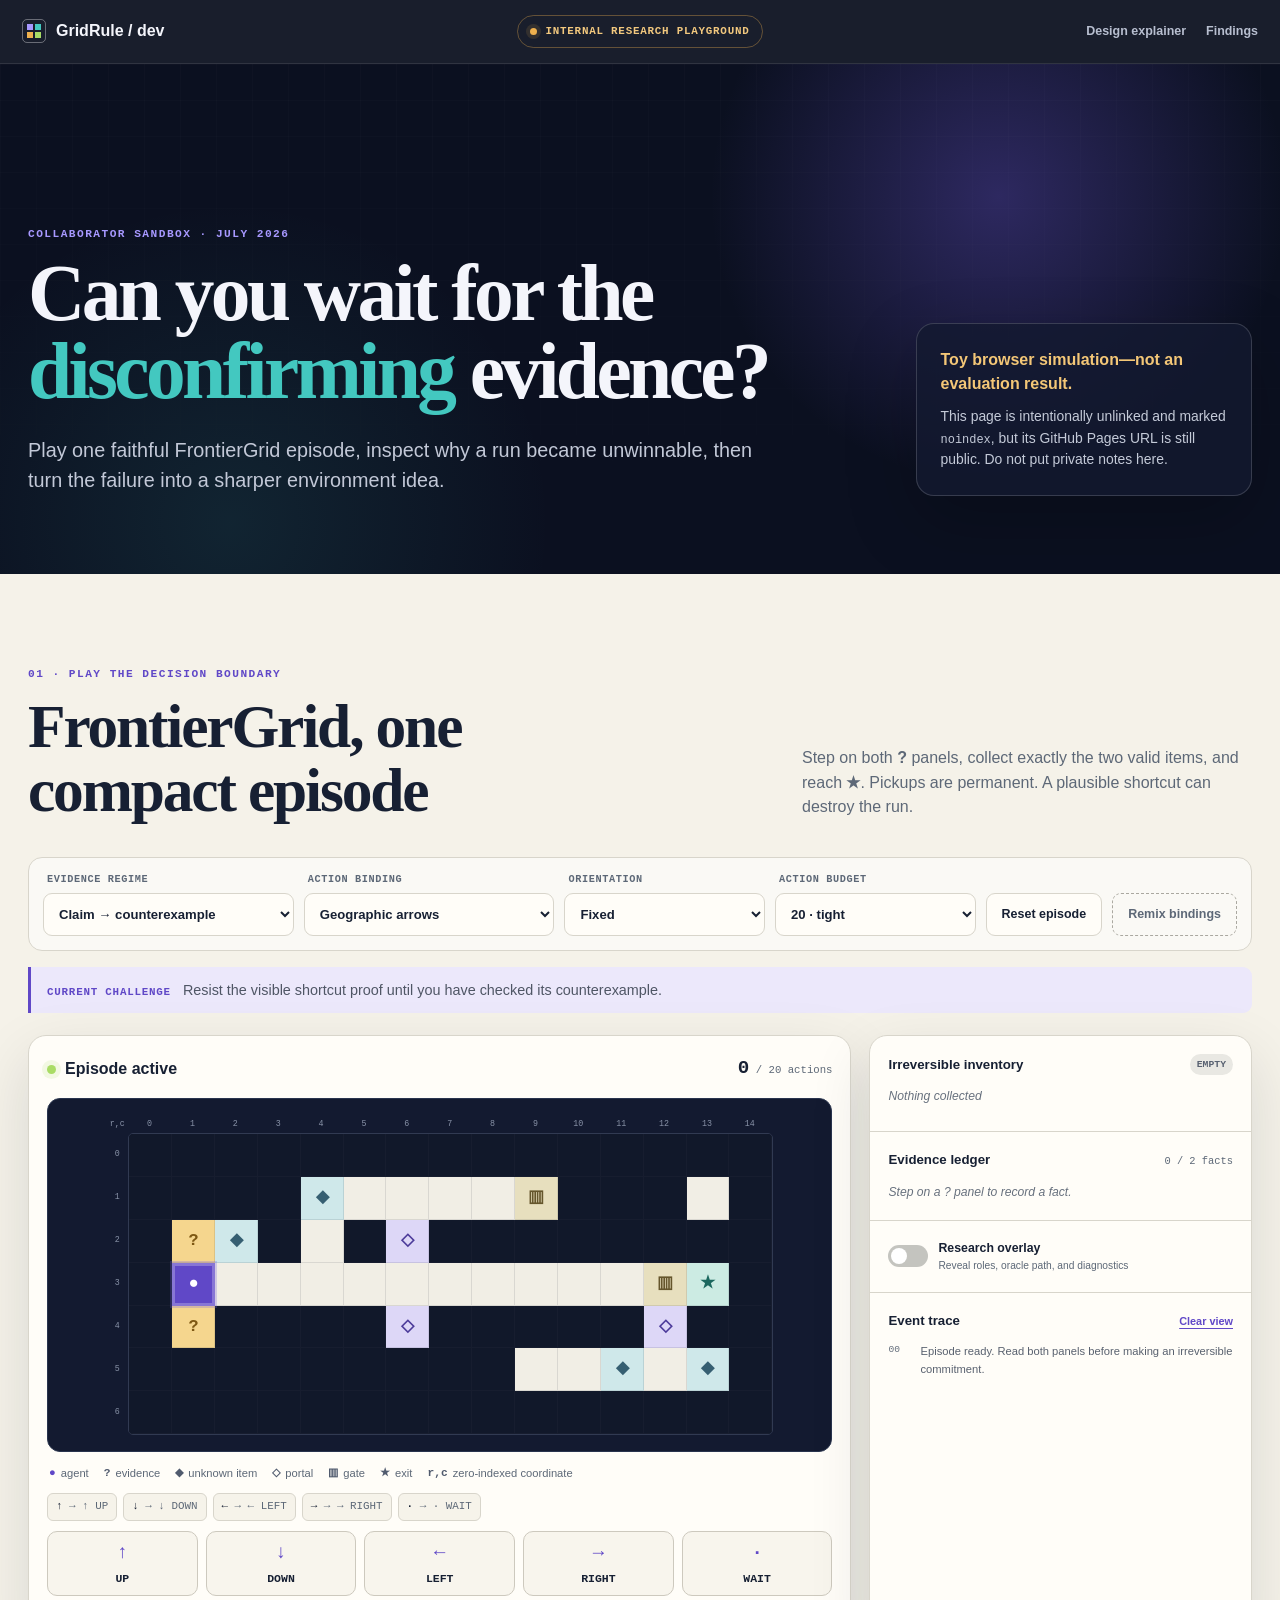
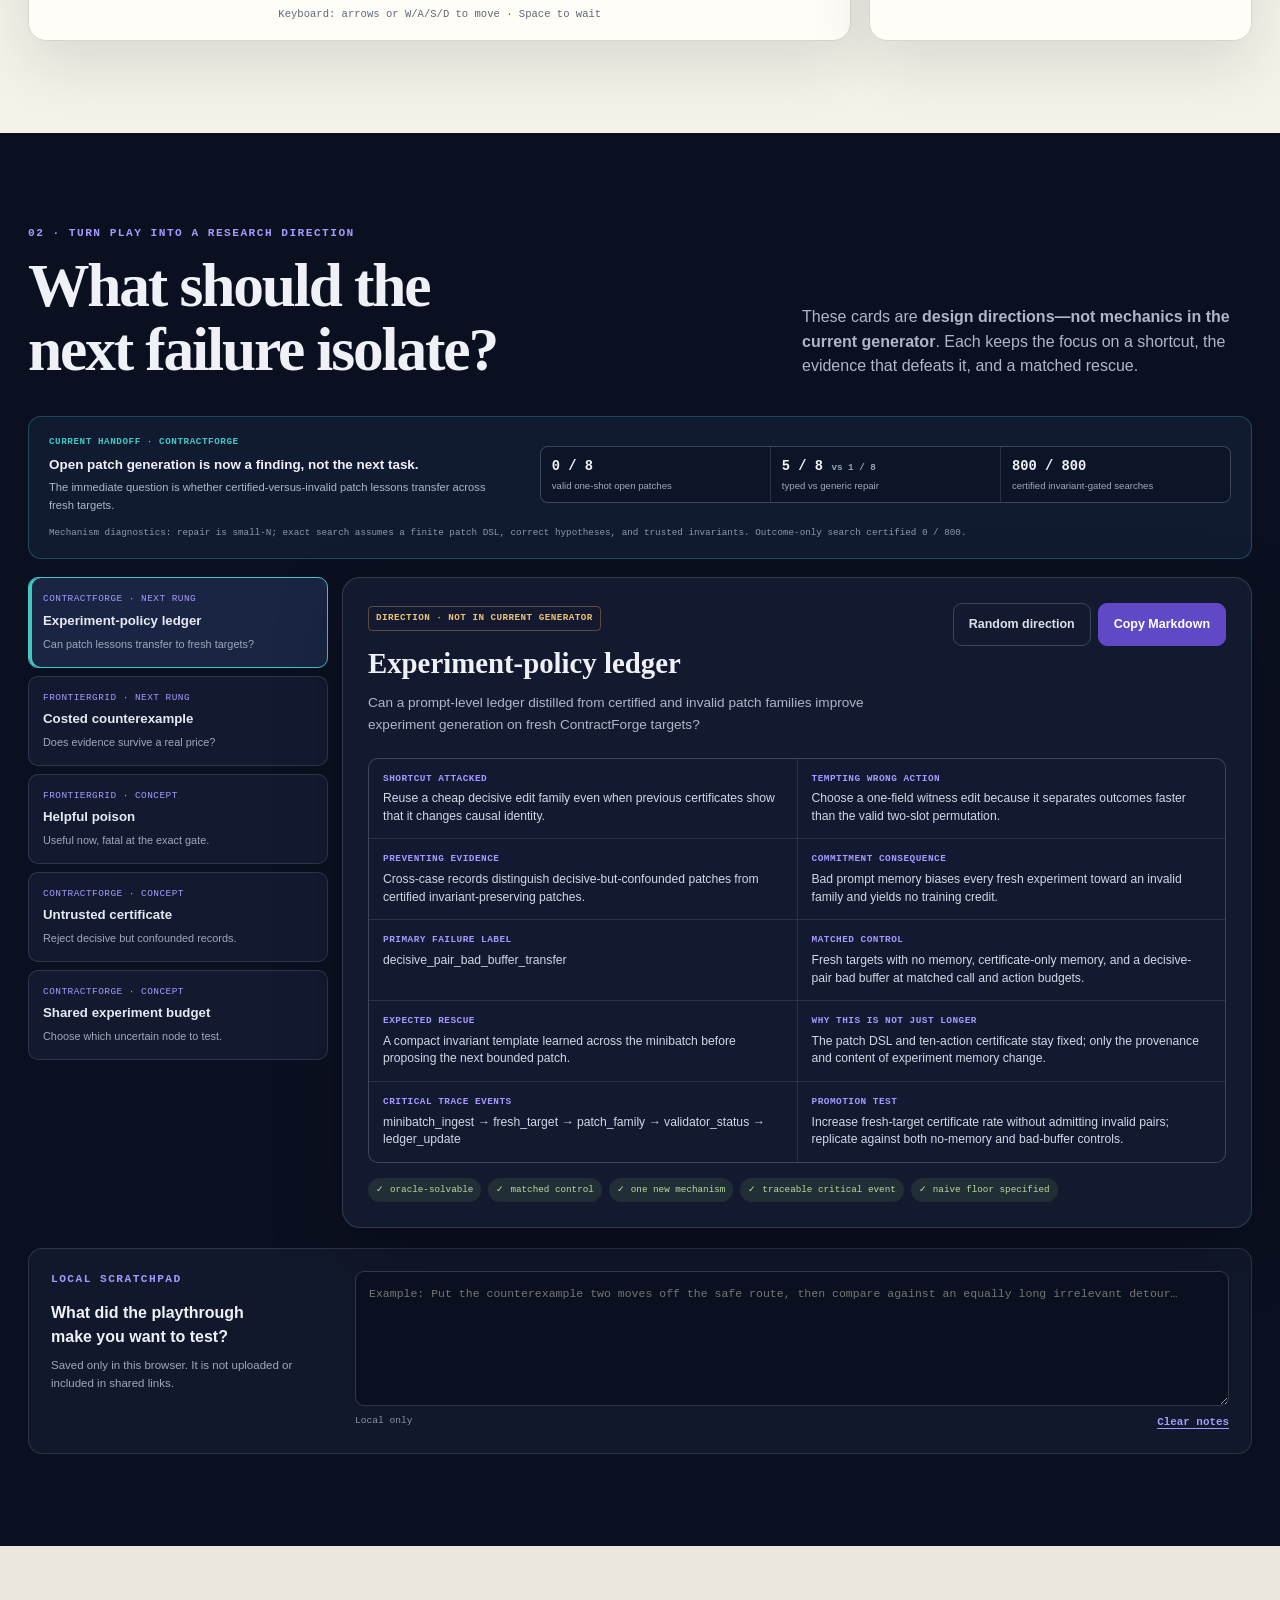
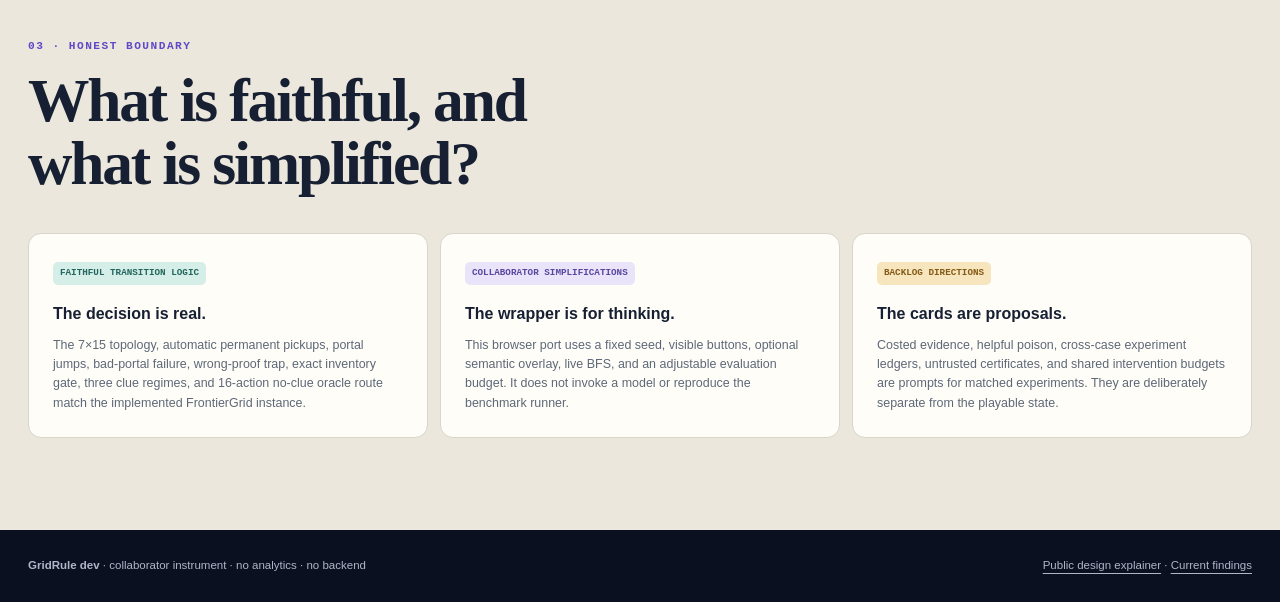
<file: gridrule-dev/index.html>
<!doctype html>
<html lang="en">
<head>
  <meta charset="utf-8">
  <meta name="viewport" content="width=device-width, initial-scale=1">
  <meta name="robots" content="noindex,nofollow,noarchive">
  <meta name="description" content="Internal collaborator playground for the FrontierGrid research environment.">
  <meta name="theme-color" content="#0b1020">
  <title>GridRule dev · FrontierGrid playground</title>
  <link rel="stylesheet" href="styles.css">
</head>
<body>
  <a class="skip-link" href="#playground">Skip to the playground</a>

  <header class="topbar">
    <a class="brand" href="../gridrule/" aria-label="Back to the public GridRule research page">
      <span class="brand-grid" aria-hidden="true"><i></i><i></i><i></i><i></i></span>
      <span>GridRule / dev</span>
    </a>
    <div class="internal-flag"><span aria-hidden="true"></span> Internal research playground</div>
    <nav aria-label="Related GridRule pages">
      <a href="../gridrule/environment.html">Design explainer</a>
      <a href="../gridrule/">Findings</a>
    </nav>
  </header>

  <main>
    <section class="intro" aria-labelledby="page-title">
      <div>
        <p class="eyebrow">Collaborator sandbox · July 2026</p>
        <h1 id="page-title">Can you wait for the <em>disconfirming</em> evidence?</h1>
        <p class="lede">Play one faithful FrontierGrid episode, inspect why a run became unwinnable, then turn the failure into a sharper environment idea.</p>
      </div>
      <aside class="scope-note">
        <strong>Toy browser simulation—not an evaluation result.</strong>
        <p>This page is intentionally unlinked and marked <code>noindex</code>, but its GitHub Pages URL is still public. Do not put private notes here.</p>
      </aside>
    </section>

    <section class="playground" id="playground" aria-labelledby="play-title">
      <div class="section-title">
        <div>
          <p class="eyebrow">01 · Play the decision boundary</p>
          <h2 id="play-title">FrontierGrid, one compact episode</h2>
        </div>
        <p>Step on both <strong>?</strong> panels, collect exactly the two valid items, and reach <strong>★</strong>. Pickups are permanent. A plausible shortcut can destroy the run.</p>
      </div>

      <div class="config-strip" aria-label="Episode configuration">
        <label>
          <span>Evidence regime</span>
          <select id="clue-mode">
            <option value="false-proof" selected>Claim → counterexample</option>
            <option value="relational">Relational</option>
            <option value="direct">Direct coordinates</option>
          </select>
        </label>
        <label>
          <span>Action binding</span>
          <select id="control-mode">
            <option value="geographic" selected>Geographic arrows</option>
            <option value="visible">Shuffled A1–A5 · shown</option>
            <option value="hidden">Shuffled A1–A5 · discover</option>
          </select>
        </label>
        <label>
          <span>Orientation</span>
          <select id="orientation">
            <option value="fixed" selected>Fixed</option>
            <option value="horizontal">Mirror left ↔ right</option>
            <option value="vertical">Mirror top ↔ bottom</option>
            <option value="both">Rotate 180°</option>
          </select>
        </label>
        <label>
          <span>Action budget</span>
          <select id="budget">
            <option value="20" selected>20 · tight</option>
            <option value="24">24 · forgiving</option>
            <option value="0">Unlimited</option>
          </select>
        </label>
        <button class="button secondary" id="reset" type="button">Reset episode</button>
        <button class="button ghost" id="remix" type="button">Remix bindings</button>
      </div>

      <p class="episode-prompt" id="episode-prompt"><span>Current challenge</span> Resist the visible shortcut proof until you have checked its counterexample.</p>

      <div class="play-layout">
        <div class="game-card">
          <div class="game-topline">
            <div>
              <span class="status-dot" id="status-dot" aria-hidden="true"></span>
              <strong id="episode-status">Episode active</strong>
            </div>
            <div class="counter"><span id="action-count">0</span><small id="budget-label"> / 20 actions</small></div>
          </div>

          <div class="board-shell" id="board-shell">
            <div class="board-frame">
              <span class="axis-corner" aria-hidden="true">r,c</span>
              <div class="column-axis" aria-hidden="true"><span>0</span><span>1</span><span>2</span><span>3</span><span>4</span><span>5</span><span>6</span><span>7</span><span>8</span><span>9</span><span>10</span><span>11</span><span>12</span><span>13</span><span>14</span></div>
              <div class="row-axis" aria-hidden="true"><span>0</span><span>1</span><span>2</span><span>3</span><span>4</span><span>5</span><span>6</span></div>
              <div class="board" id="board" role="img" tabindex="0" aria-describedby="board-text" aria-label="FrontierGrid board. Coordinates are zero-indexed row, column. Use the controls below or the keyboard to move."></div>
            </div>
          </div>
          <p class="sr-only" id="board-text"></p>

          <div class="legend" aria-label="Map legend">
            <span><b class="legend-agent">●</b> agent</span>
            <span><b>?</b> evidence</span>
            <span><b>◆</b> unknown item</span>
            <span><b>◇</b> portal</span>
            <span><b>▥</b> gate</span>
            <span><b>★</b> exit</span>
            <span><b>r,c</b> zero-indexed coordinate</span>
          </div>

          <div class="binding-panel" id="binding-panel" aria-live="polite"></div>
          <div class="actions" id="actions" aria-label="Episode actions"></div>
          <p class="keyboard-hint" id="keyboard-hint">Keyboard: arrows or W/A/S/D to move · Space to wait</p>
        </div>

        <aside class="console-card" aria-label="Episode notebook">
          <div class="console-section inventory-section">
            <div class="console-heading">
              <h3>Irreversible inventory</h3>
              <span id="inventory-validity" class="validity neutral">empty</span>
            </div>
            <div class="inventory" id="inventory"><span class="empty-state">Nothing collected</span></div>
          </div>

          <div class="console-section">
            <div class="console-heading">
              <h3>Evidence ledger</h3>
              <span id="evidence-count">0 / 2 facts</span>
            </div>
            <ol class="evidence-list" id="evidence-list">
              <li class="empty-state">Step on a ? panel to record a fact.</li>
            </ol>
          </div>

          <div class="console-section overlay-section">
            <label class="toggle">
              <input id="overlay" type="checkbox">
              <span class="toggle-track" aria-hidden="true"><i></i></span>
              <span><strong>Research overlay</strong><small>Reveal roles, oracle path, and diagnostics</small></span>
            </label>
            <div class="diagnostics" id="diagnostics" hidden>
              <dl>
                <div><dt>Structurally solvable?</dt><dd id="diag-solvable">—</dd></div>
                <div><dt>Optimal remaining</dt><dd id="diag-optimal">—</dd></div>
                <div><dt>Within budget?</dt><dd id="diag-budget">—</dd></div>
                <div><dt>RHAE on win</dt><dd id="diag-rhae">—</dd></div>
              </dl>
              <div class="trace-wrap">
                <span>Trace labels</span>
                <div class="trace-labels" id="trace-labels"><i>none yet</i></div>
              </div>
            </div>
          </div>

          <div class="console-section log-section">
            <div class="console-heading">
              <h3>Event trace</h3>
              <button class="text-button" id="clear-log" type="button">Clear view</button>
            </div>
            <ol class="event-log" id="event-log" aria-live="polite"></ol>
          </div>
        </aside>
      </div>
    </section>

    <section class="directions" id="directions" aria-labelledby="directions-title">
      <div class="section-title">
        <div>
          <p class="eyebrow">02 · Turn play into a research direction</p>
          <h2 id="directions-title">What should the next failure isolate?</h2>
        </div>
        <p>These cards are <strong>design directions—not mechanics in the current generator</strong>. Each keeps the focus on a shortcut, the evidence that defeats it, and a matched rescue.</p>
      </div>

      <aside class="research-handoff" aria-label="Current ContractForge research handoff">
        <div>
          <span>Current handoff · ContractForge</span>
          <strong>Open patch generation is now a finding, not the next task.</strong>
          <p>The immediate question is whether certified-versus-invalid patch lessons transfer across fresh targets.</p>
        </div>
        <dl>
          <div><dt>0 / 8</dt><dd>valid one-shot open patches</dd></div>
          <div><dt>5 / 8 <small>vs 1 / 8</small></dt><dd>typed vs generic repair</dd></div>
          <div><dt>800 / 800</dt><dd>certified invariant-gated searches</dd></div>
        </dl>
        <p>Mechanism diagnostics: repair is small-N; exact search assumes a finite patch DSL, correct hypotheses, and trusted invariants. Outcome-only search certified 0 / 800.</p>
      </aside>

      <div class="direction-layout">
        <div class="seed-list" role="group" aria-label="Direction seeds">
          <button class="seed active" type="button" data-direction="experiment-ledger" aria-pressed="true">
            <span>ContractForge · next rung</span><strong>Experiment-policy ledger</strong><small>Can patch lessons transfer to fresh targets?</small>
          </button>
          <button class="seed" type="button" data-direction="costed-counterexample" aria-pressed="false">
            <span>FrontierGrid · next rung</span><strong>Costed counterexample</strong><small>Does evidence survive a real price?</small>
          </button>
          <button class="seed" type="button" data-direction="helpful-poison" aria-pressed="false">
            <span>FrontierGrid · concept</span><strong>Helpful poison</strong><small>Useful now, fatal at the exact gate.</small>
          </button>
          <button class="seed" type="button" data-direction="untrusted-certificate" aria-pressed="false">
            <span>ContractForge · concept</span><strong>Untrusted certificate</strong><small>Reject decisive but confounded records.</small>
          </button>
          <button class="seed" type="button" data-direction="shared-budget" aria-pressed="false">
            <span>ContractForge · concept</span><strong>Shared experiment budget</strong><small>Choose which uncertain node to test.</small>
          </button>
        </div>

        <article class="direction-card" id="direction-card">
          <div class="direction-card-head">
            <div>
              <span class="concept-tag">Direction · not in current generator</span>
              <h3 id="direction-name">Experiment-policy ledger</h3>
              <p id="direction-hypothesis"></p>
            </div>
            <div class="card-actions">
              <button class="button secondary" id="random-direction" type="button">Random direction</button>
              <button class="button primary" id="copy-direction" type="button">Copy Markdown</button>
            </div>
          </div>
          <dl class="rubric" id="direction-rubric"></dl>
          <div class="gate-checks" id="gate-checks"></div>
        </article>
      </div>

      <div class="scratchpad-card">
        <div>
          <p class="eyebrow">Local scratchpad</p>
          <h3>What did the playthrough make you want to test?</h3>
          <p>Saved only in this browser. It is not uploaded or included in shared links.</p>
        </div>
        <label class="sr-only" for="scratchpad">Collaborator scratchpad</label>
        <textarea id="scratchpad" rows="6" placeholder="Example: Put the counterexample two moves off the safe route, then compare against an equally long irrelevant detour…"></textarea>
        <div class="scratchpad-foot"><span id="save-status">Local only</span><button class="text-button" id="clear-notes" type="button">Clear notes</button></div>
      </div>
    </section>

    <section class="boundary" aria-labelledby="boundary-title">
      <p class="eyebrow">03 · Honest boundary</p>
      <h2 id="boundary-title">What is faithful, and what is simplified?</h2>
      <div class="boundary-grid">
        <article>
          <span class="boundary-kicker implemented">Faithful transition logic</span>
          <h3>The decision is real.</h3>
          <p>The 7×15 topology, automatic permanent pickups, portal jumps, bad-portal failure, wrong-proof trap, exact inventory gate, three clue regimes, and 16-action no-clue oracle route match the implemented FrontierGrid instance.</p>
        </article>
        <article>
          <span class="boundary-kicker simplified">Collaborator simplifications</span>
          <h3>The wrapper is for thinking.</h3>
          <p>This browser port uses a fixed seed, visible buttons, optional semantic overlay, live BFS, and an adjustable evaluation budget. It does not invoke a model or reproduce the benchmark runner.</p>
        </article>
        <article>
          <span class="boundary-kicker speculative">Backlog directions</span>
          <h3>The cards are proposals.</h3>
          <p>Costed evidence, helpful poison, cross-case experiment ledgers, untrusted certificates, and shared intervention budgets are prompts for matched experiments. They are deliberately separate from the playable state.</p>
        </article>
      </div>
    </section>
  </main>

  <footer>
    <p><strong>GridRule dev</strong> · collaborator instrument · no analytics · no backend</p>
    <p><a href="../gridrule/environment.html">Public design explainer</a> · <a href="../gridrule/">Current findings</a></p>
  </footer>

  <div class="toast" id="toast" role="status" aria-live="polite"></div>
  <script src="app.js"></script>
</body>
</html>
</file>
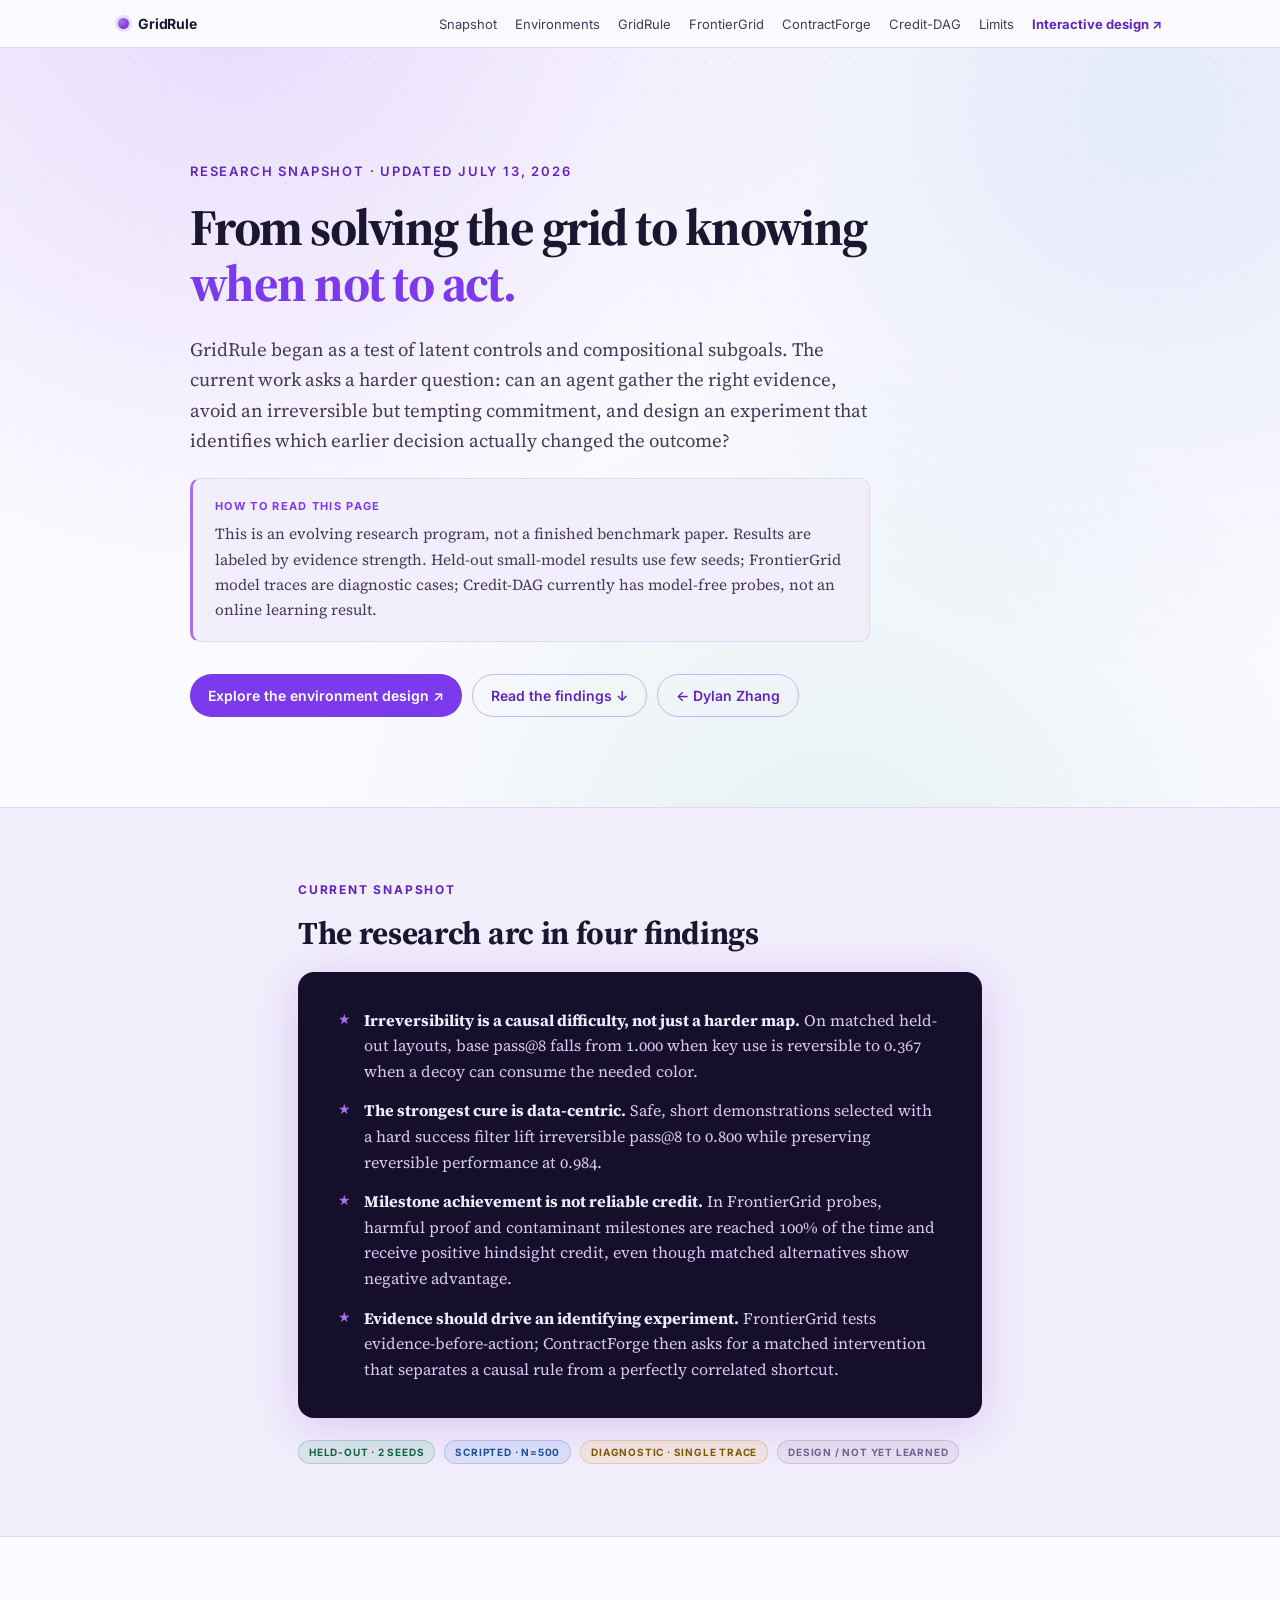
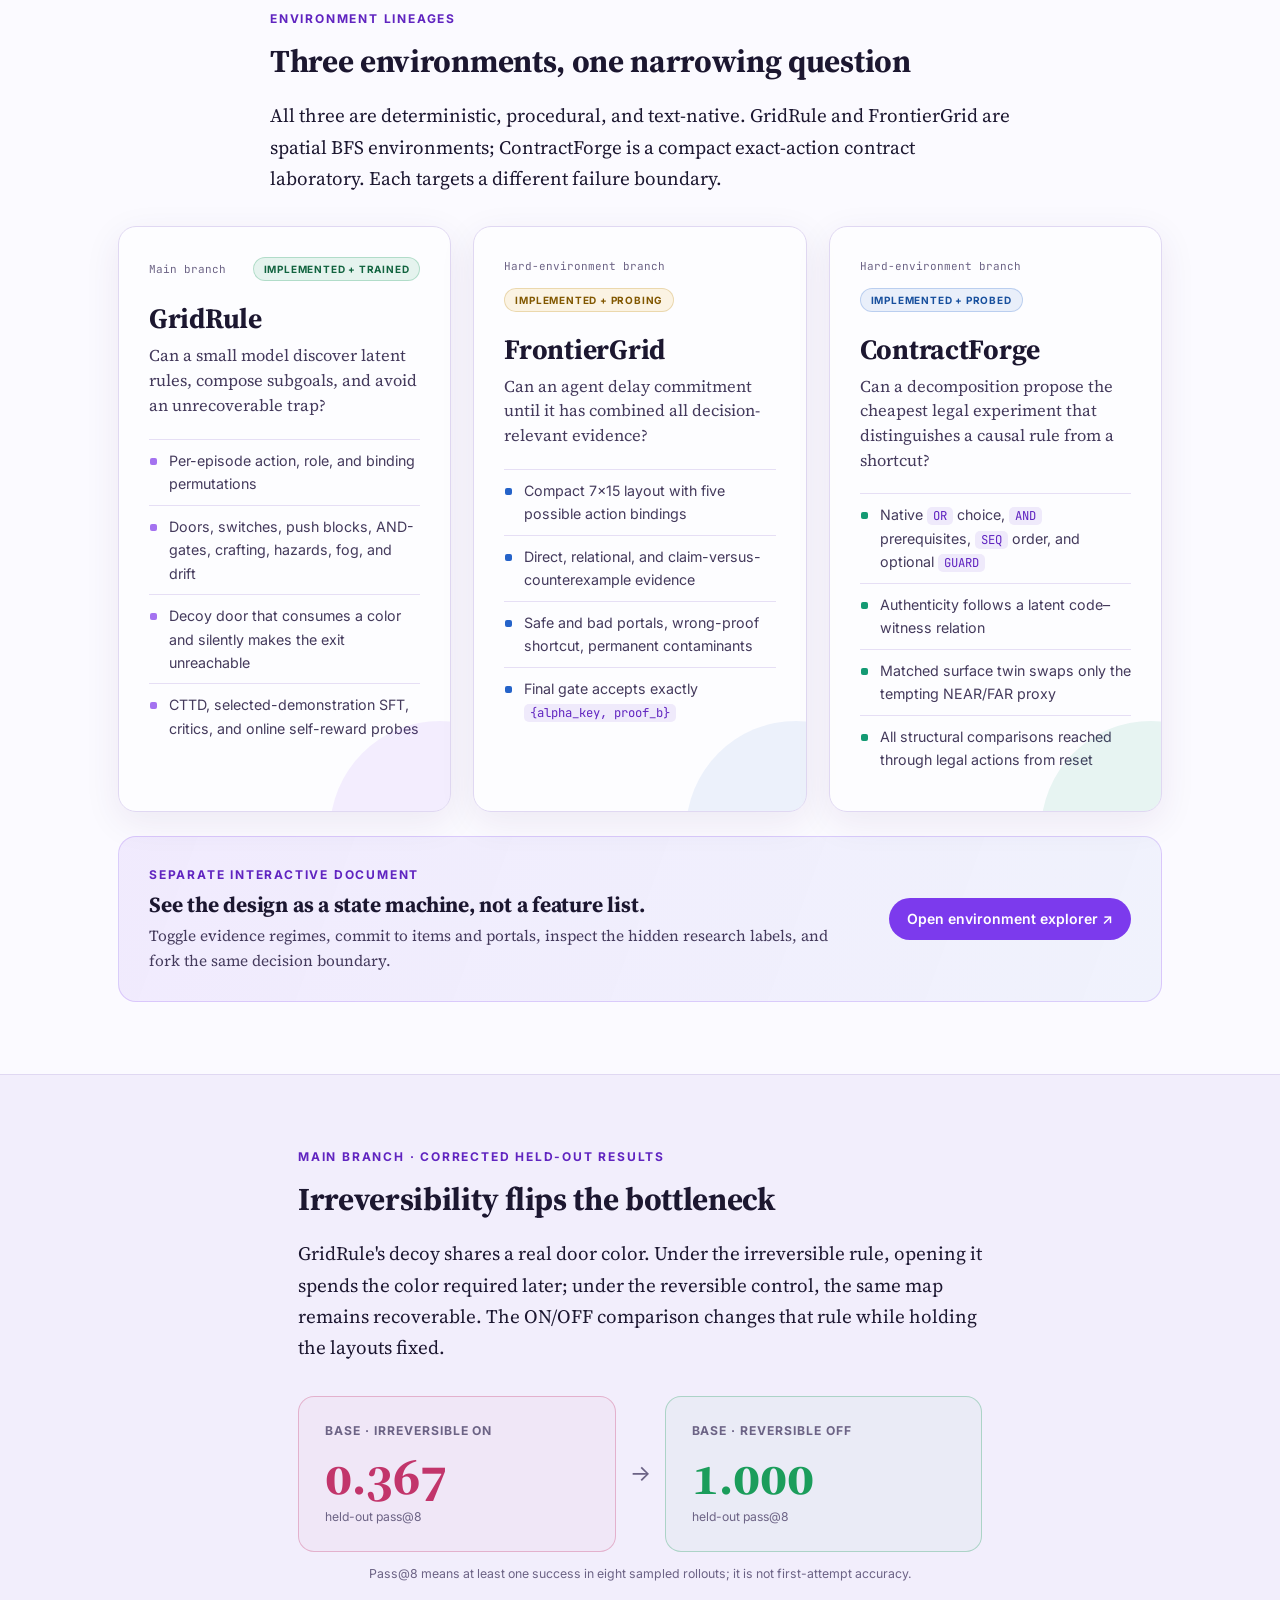
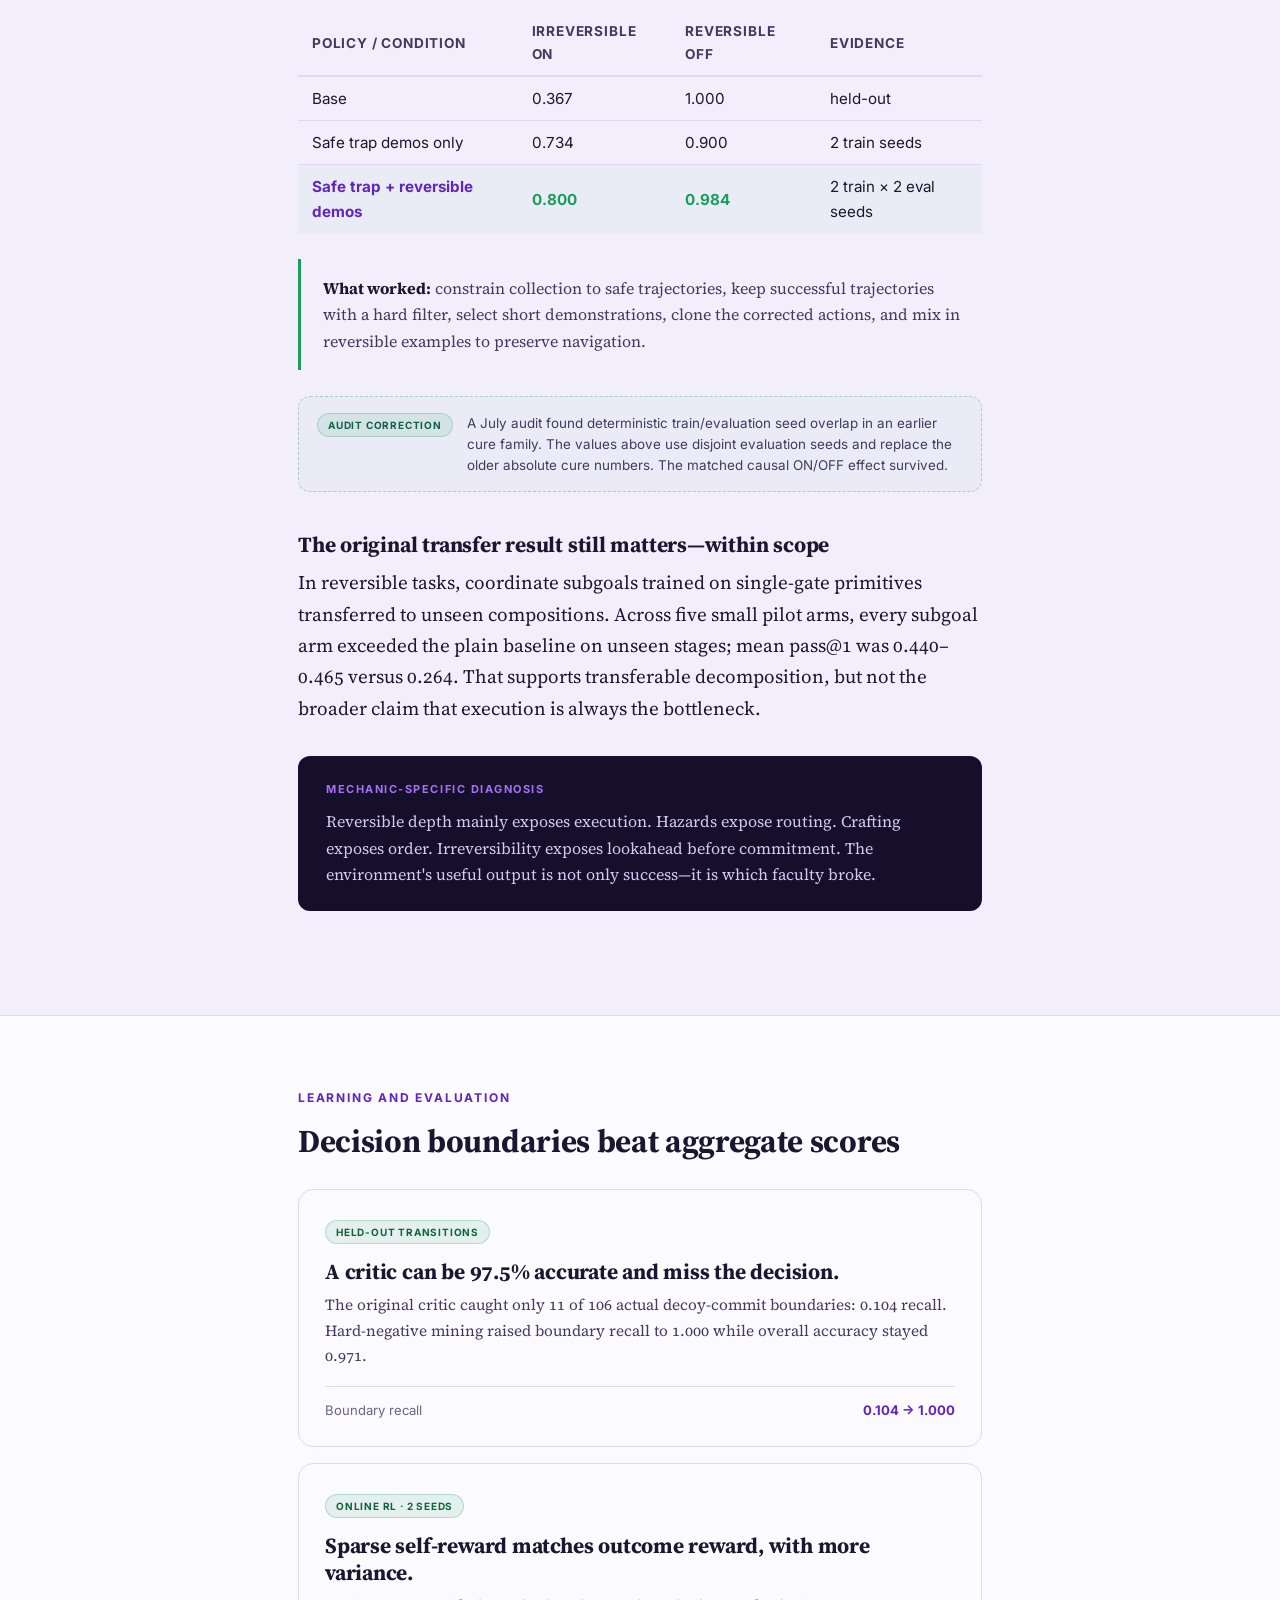
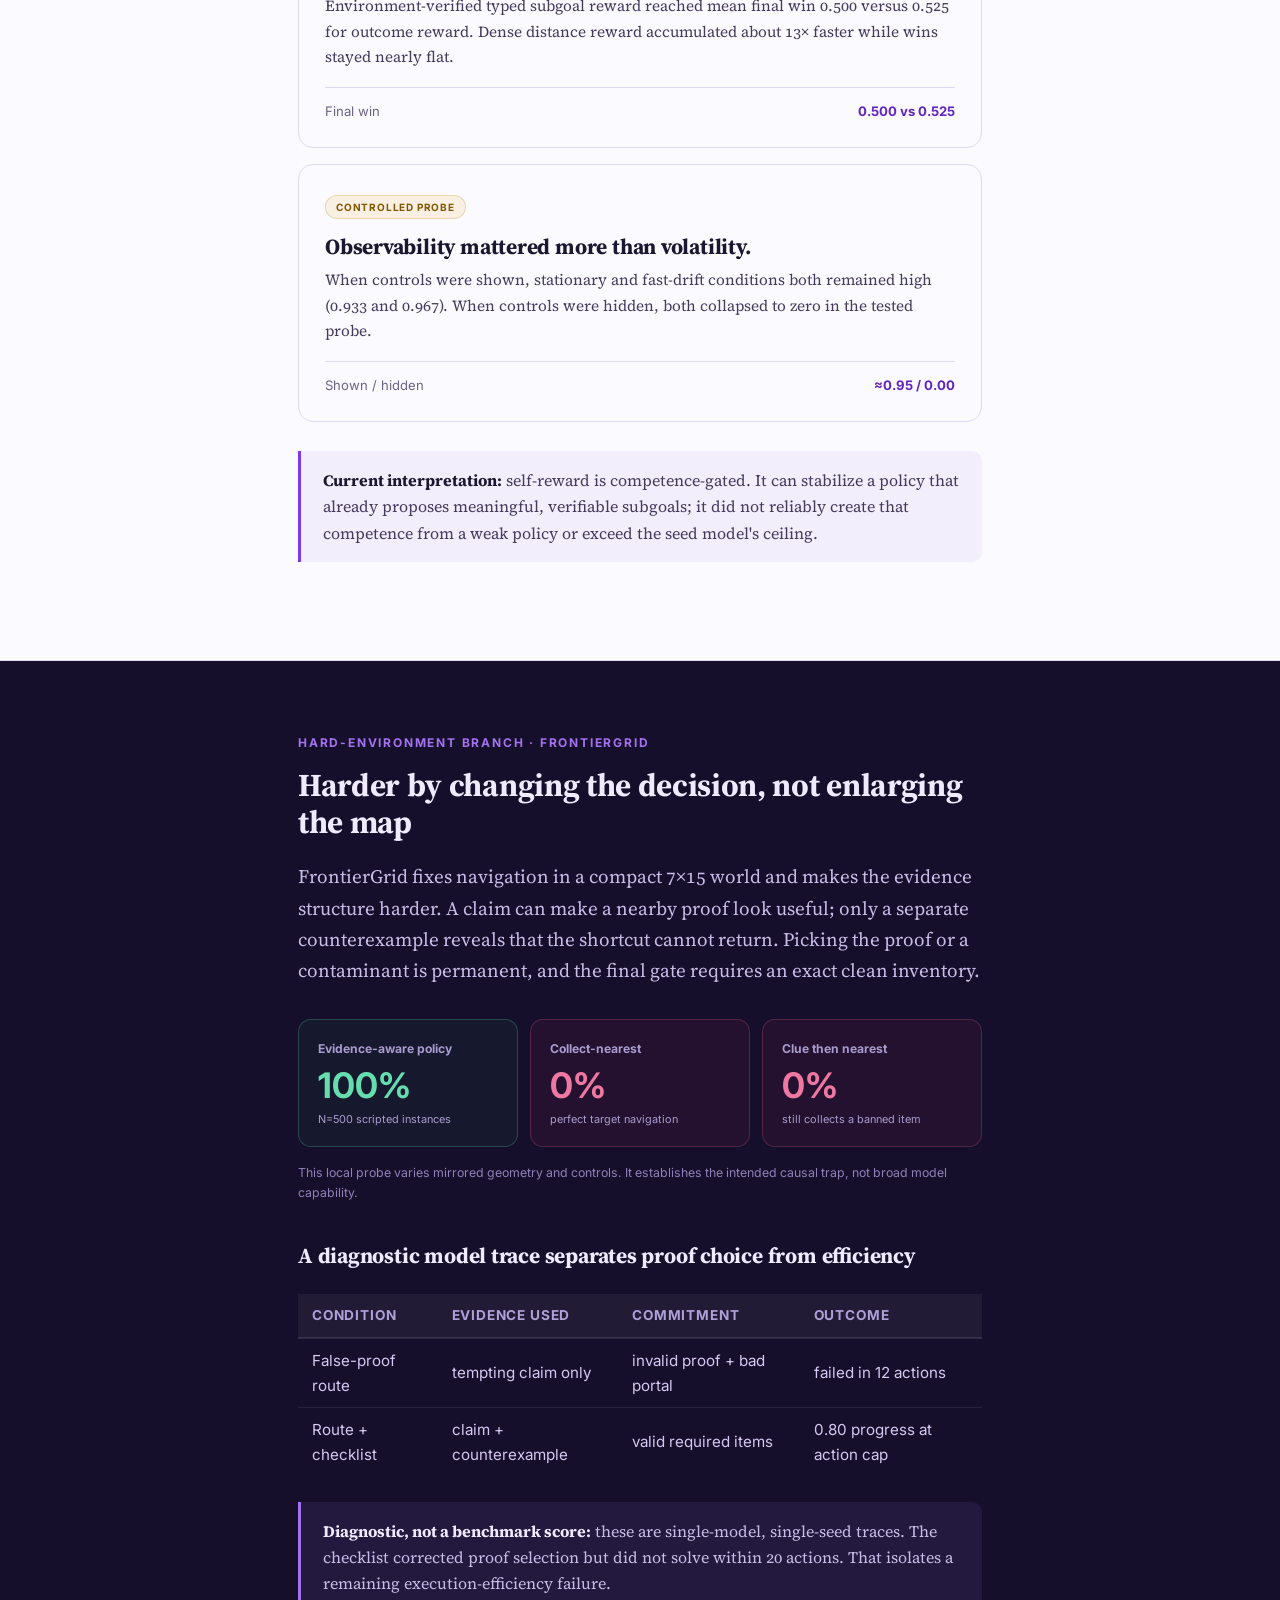
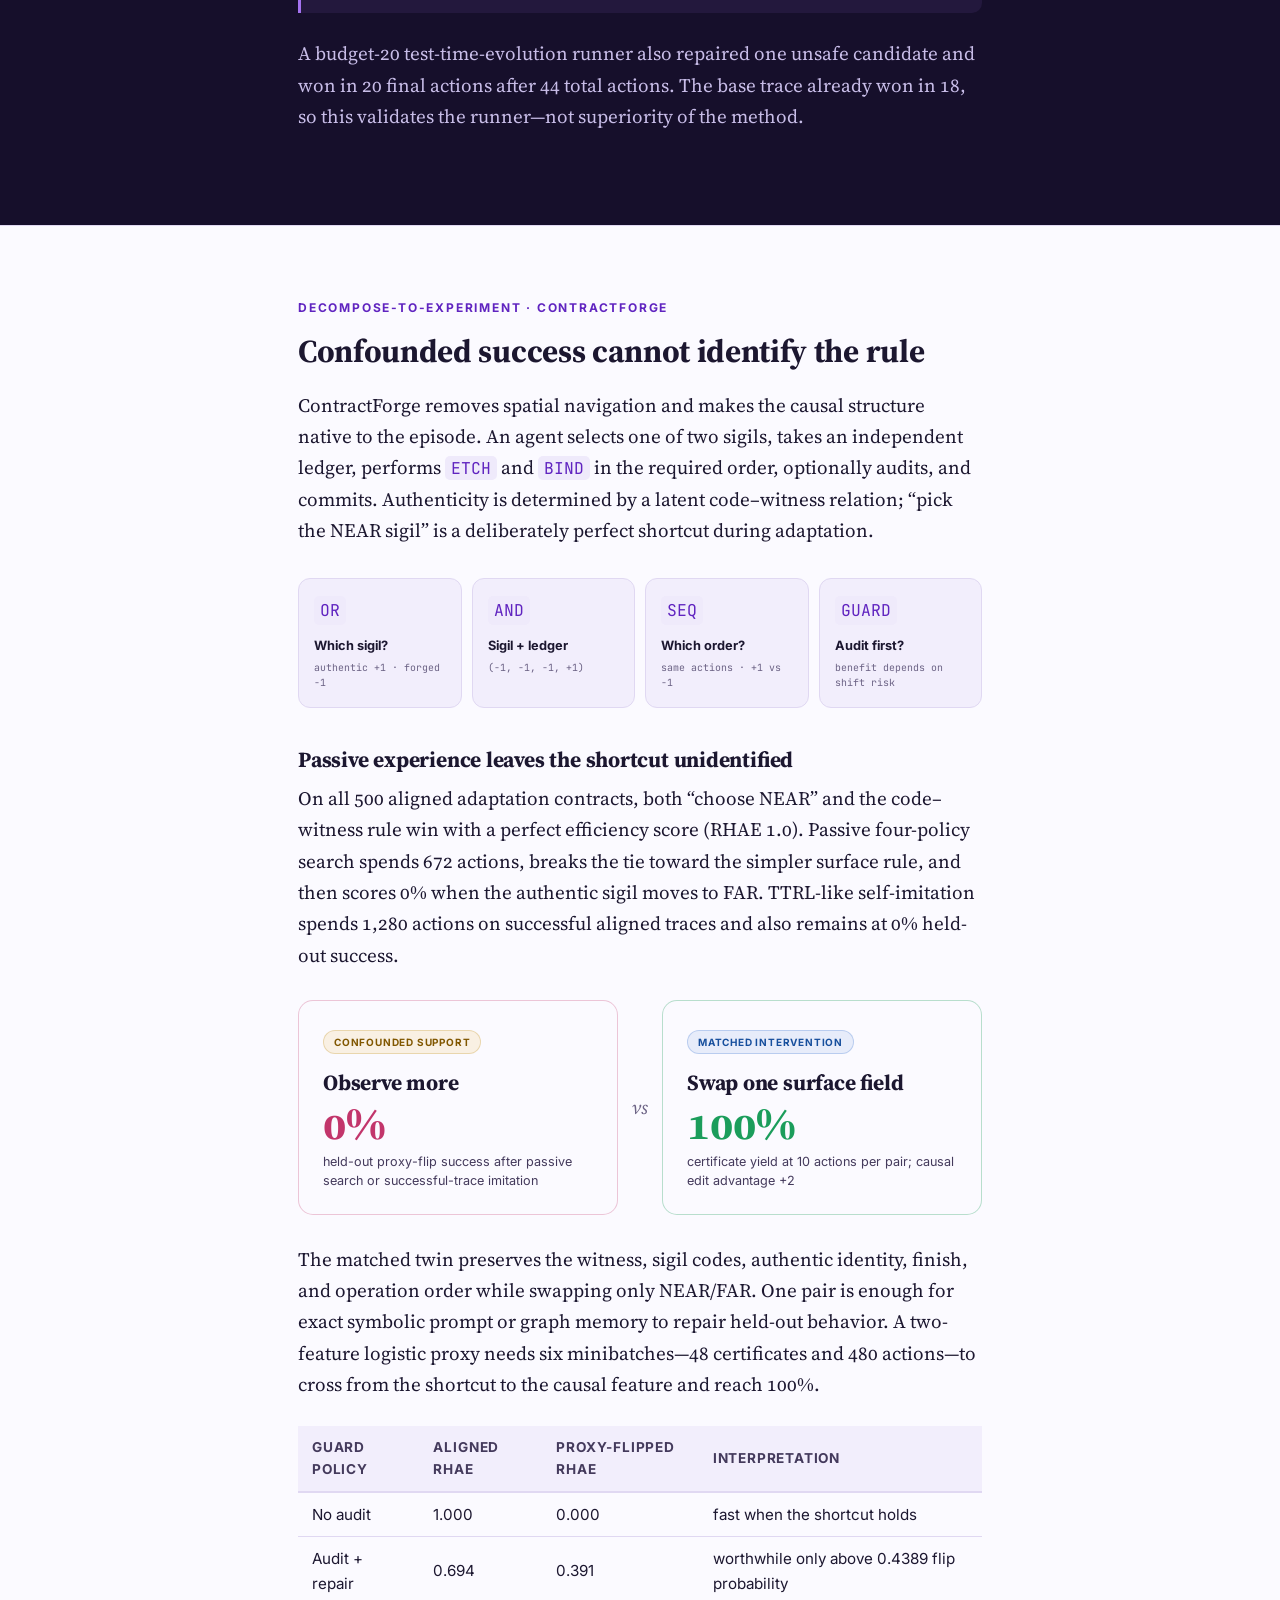
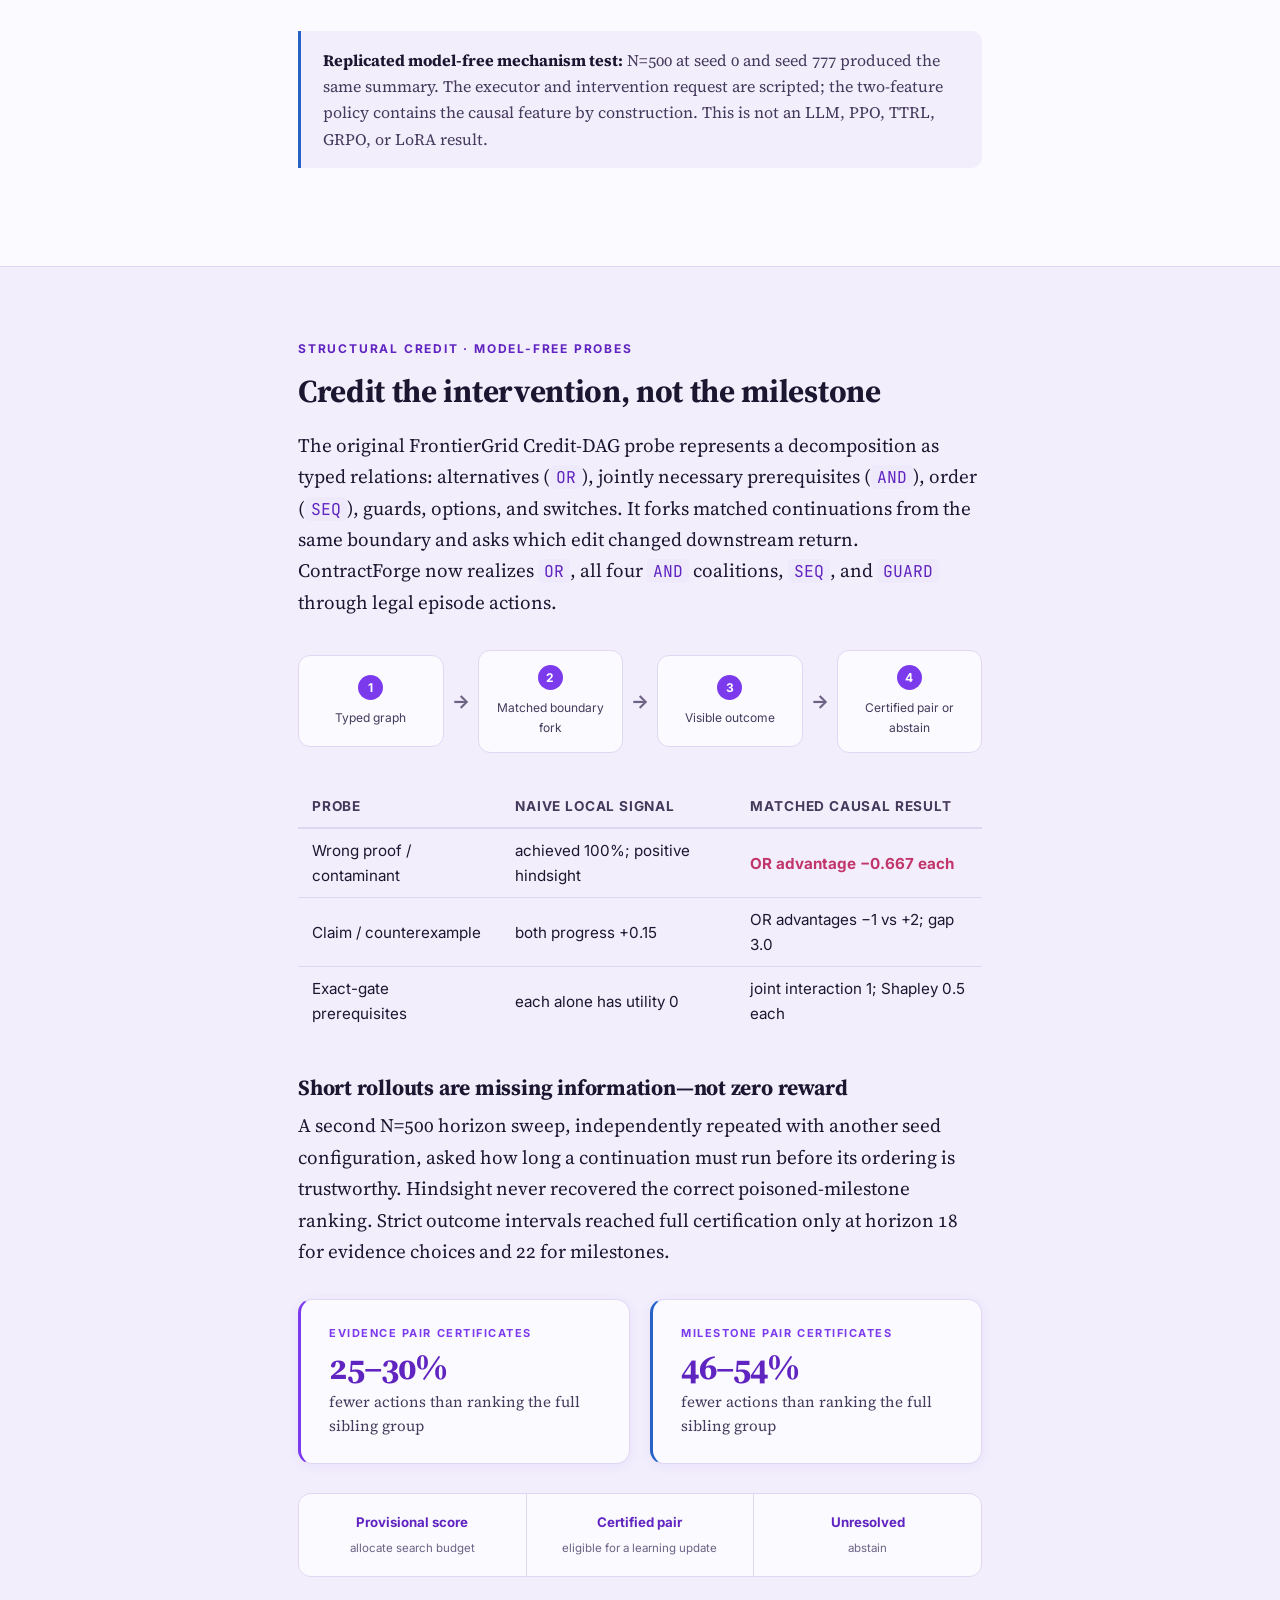
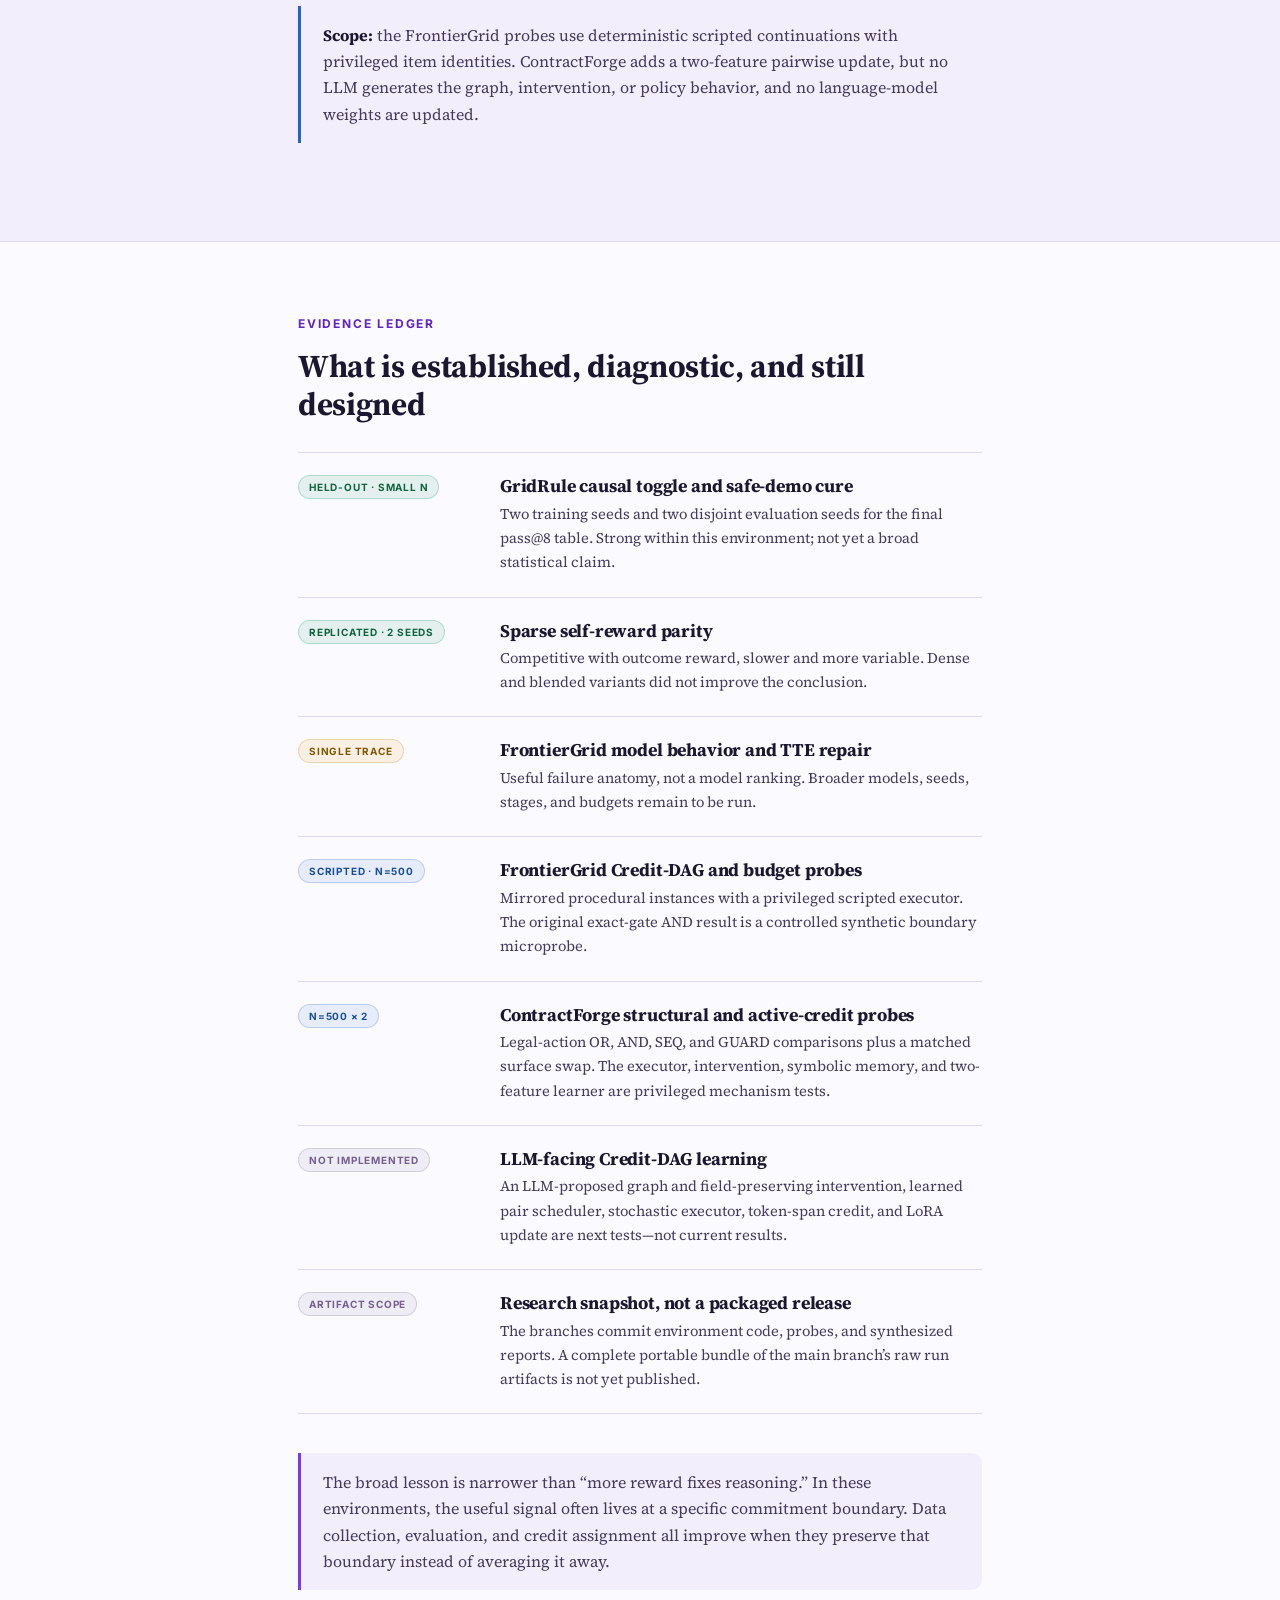
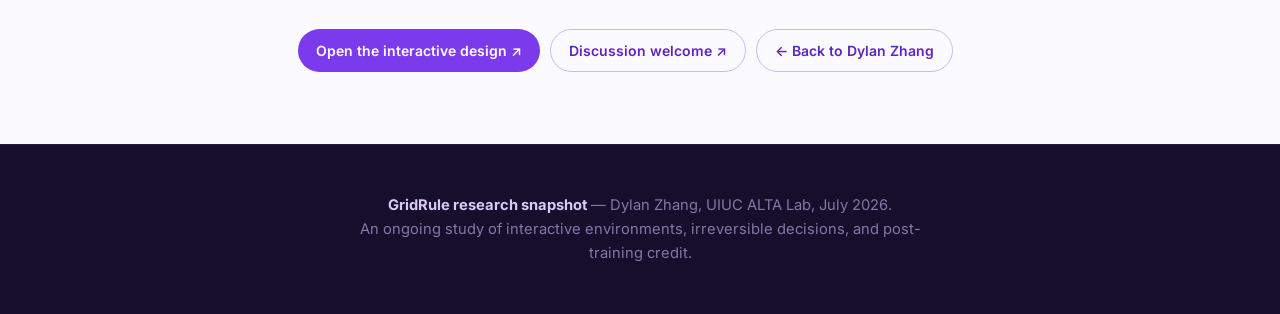
<file: gridrule/index.html>
<!doctype html>
<html lang="en">
<head>
<meta charset="utf-8" />
<meta name="viewport" content="width=device-width, initial-scale=1" />
<title>GridRule — Irreversible Decisions, Evidence, and Causal Credit</title>
<meta name="description" content="A July 2026 research snapshot of GridRule, FrontierGrid, and ContractForge: irreversible decisions, evidence-before-action, active experiments, and causal credit." />
<meta property="og:title" content="GridRule — Irreversible Decisions, Evidence, and Causal Credit" />
<meta property="og:description" content="Current findings from GridRule, FrontierGrid, ContractForge, and Credit-DAG, with evidence strength and limitations made explicit." />
<meta property="og:type" content="website" />
<meta property="og:url" content="https://dylanzsz.github.io/gridrule/" />
<meta name="theme-color" content="#160f2b" />

<link rel="preconnect" href="https://fonts.googleapis.com">
<link rel="preconnect" href="https://fonts.gstatic.com" crossorigin>
<link href="https://fonts.googleapis.com/css2?family=Source+Serif+4:opsz,wght@8..60,400;8..60,600;8..60,700&family=Inter:wght@400;500;600;700&family=JetBrains+Mono:wght@400;500&display=swap" rel="stylesheet">
<link rel="stylesheet" href="styles.css">
</head>
<body>

<nav class="topnav" aria-label="Primary navigation">
  <div class="topnav-inner">
    <a class="topnav-brand" href="#top"><span class="brand-dot"></span> GridRule</a>
    <ul class="topnav-links">
      <li><a href="#snapshot">Snapshot</a></li>
      <li><a href="#lineages">Environments</a></li>
      <li><a href="#gridrule-findings">GridRule</a></li>
      <li><a href="#frontier-findings">FrontierGrid</a></li>
      <li><a href="#contractforge">ContractForge</a></li>
      <li><a href="#credit">Credit-DAG</a></li>
      <li><a href="#limits">Limits</a></li>
      <li><a class="nav-cta" href="environment.html">Interactive design ↗</a></li>
    </ul>
  </div>
</nav>

<header id="top" class="hero hero-current">
  <div class="hero-inner">
    <div class="hero-eyebrow">Research snapshot · updated July 13, 2026</div>
    <h1 class="hero-title">
      From solving the grid to knowing<br />
      <span class="accent">when not to act.</span>
    </h1>
    <p class="hero-sub">
      GridRule began as a test of latent controls and compositional subgoals. The current work asks a harder question: can an agent gather the right evidence, avoid an irreversible but tempting commitment, and design an experiment that identifies which earlier decision actually changed the outcome?
    </p>

    <aside class="disclaimer">
      <div class="disclaimer-label">How to read this page</div>
      <p>
        This is an evolving research program, not a finished benchmark paper. Results are labeled by evidence strength. Held-out small-model results use few seeds; FrontierGrid model traces are diagnostic cases; Credit-DAG currently has model-free probes, not an online learning result.
      </p>
    </aside>

    <div class="hero-links">
      <a class="pill" href="environment.html">Explore the environment design ↗</a>
      <a class="pill pill-ghost" href="#snapshot">Read the findings ↓</a>
      <a class="pill pill-ghost" href="/">← Dylan Zhang</a>
    </div>
  </div>
</header>

<main>

<section id="snapshot" class="band band-tint">
  <div class="container narrow">
    <div class="kicker">Current snapshot</div>
    <h2>The research arc in four findings</h2>

    <div class="tldr-card">
      <ul class="tldr-list">
        <li><strong>Irreversibility is a causal difficulty, not just a harder map.</strong> On matched held-out layouts, base pass@8 falls from 1.000 when key use is reversible to 0.367 when a decoy can consume the needed color.</li>
        <li><strong>The strongest cure is data-centric.</strong> Safe, short demonstrations selected with a hard success filter lift irreversible pass@8 to 0.800 while preserving reversible performance at 0.984.</li>
        <li><strong>Milestone achievement is not reliable credit.</strong> In FrontierGrid probes, harmful proof and contaminant milestones are reached 100% of the time and receive positive hindsight credit, even though matched alternatives show negative advantage.</li>
        <li><strong>Evidence should drive an identifying experiment.</strong> FrontierGrid tests evidence-before-action; ContractForge then asks for a matched intervention that separates a causal rule from a perfectly correlated shortcut.</li>
      </ul>
    </div>

    <div class="evidence-legend" aria-label="Evidence levels used on this page">
      <span class="evidence-chip ev-heldout">Held-out · 2 seeds</span>
      <span class="evidence-chip ev-replicated">Scripted · N=500</span>
      <span class="evidence-chip ev-diagnostic">Diagnostic · single trace</span>
      <span class="evidence-chip ev-design">Design / not yet learned</span>
    </div>
  </div>
</section>

<section id="lineages" class="band">
  <div class="container">
    <div class="section-head narrow">
      <div class="kicker">Environment lineages</div>
      <h2>Three environments, one narrowing question</h2>
      <p>All three are deterministic, procedural, and text-native. GridRule and FrontierGrid are spatial BFS environments; ContractForge is a compact exact-action contract laboratory. Each targets a different failure boundary.</p>
    </div>

    <div class="lineage-grid">
      <article class="lineage-card lineage-main">
        <div class="lineage-topline">
          <span class="branch-label">Main branch</span>
          <span class="evidence-chip ev-heldout">Implemented + trained</span>
        </div>
        <h3>GridRule</h3>
        <p class="lineage-question">Can a small model discover latent rules, compose subgoals, and avoid an unrecoverable trap?</p>
        <ul class="compact-list">
          <li>Per-episode action, role, and binding permutations</li>
          <li>Doors, switches, push blocks, AND-gates, crafting, hazards, fog, and drift</li>
          <li>Decoy door that consumes a color and silently makes the exit unreachable</li>
          <li>CTTD, selected-demonstration SFT, critics, and online self-reward probes</li>
        </ul>
      </article>

      <article class="lineage-card lineage-hard">
        <div class="lineage-topline">
          <span class="branch-label">Hard-environment branch</span>
          <span class="evidence-chip ev-diagnostic">Implemented + probing</span>
        </div>
        <h3>FrontierGrid</h3>
        <p class="lineage-question">Can an agent delay commitment until it has combined all decision-relevant evidence?</p>
        <ul class="compact-list">
          <li>Compact 7×15 layout with five possible action bindings</li>
          <li>Direct, relational, and claim-versus-counterexample evidence</li>
          <li>Safe and bad portals, wrong-proof shortcut, permanent contaminants</li>
          <li>Final gate accepts exactly <code>{alpha_key, proof_b}</code></li>
        </ul>
      </article>

      <article class="lineage-card lineage-contract">
        <div class="lineage-topline">
          <span class="branch-label">Hard-environment branch</span>
          <span class="evidence-chip ev-replicated">Implemented + probed</span>
        </div>
        <h3>ContractForge</h3>
        <p class="lineage-question">Can a decomposition propose the cheapest legal experiment that distinguishes a causal rule from a shortcut?</p>
        <ul class="compact-list">
          <li>Native <code>OR</code> choice, <code>AND</code> prerequisites, <code>SEQ</code> order, and optional <code>GUARD</code></li>
          <li>Authenticity follows a latent code–witness relation</li>
          <li>Matched surface twin swaps only the tempting NEAR/FAR proxy</li>
          <li>All structural comparisons reached through legal actions from reset</li>
        </ul>
      </article>
    </div>

    <div class="environment-cta">
      <div>
        <div class="kicker">Separate interactive document</div>
        <h3>See the design as a state machine, not a feature list.</h3>
        <p>Toggle evidence regimes, commit to items and portals, inspect the hidden research labels, and fork the same decision boundary.</p>
      </div>
      <a class="pill" href="environment.html">Open environment explorer ↗</a>
    </div>
  </div>
</section>

<section id="gridrule-findings" class="band band-tint">
  <div class="container narrow">
    <div class="kicker">Main branch · corrected held-out results</div>
    <h2>Irreversibility flips the bottleneck</h2>
    <p>
      GridRule's decoy shares a real door color. Under the irreversible rule, opening it spends the color required later; under the reversible control, the same map remains recoverable. The ON/OFF comparison changes that rule while holding the layouts fixed.
    </p>

    <div class="metric-pair">
      <div class="metric-panel metric-risk">
        <div class="metric-label">Base · irreversible ON</div>
        <div class="metric-value">0.367</div>
        <div class="metric-note">held-out pass@8</div>
      </div>
      <div class="metric-arrow" aria-hidden="true">→</div>
      <div class="metric-panel metric-safe">
        <div class="metric-label">Base · reversible OFF</div>
        <div class="metric-value">1.000</div>
        <div class="metric-note">held-out pass@8</div>
      </div>
    </div>

    <p class="microcopy">Pass@8 means at least one success in eight sampled rollouts; it is not first-attempt accuracy.</p>

    <div class="tbl-wrap">
      <table>
        <thead>
          <tr><th>Policy / condition</th><th>Irreversible ON</th><th>Reversible OFF</th><th>Evidence</th></tr>
        </thead>
        <tbody>
          <tr><td>Base</td><td>0.367</td><td>1.000</td><td>held-out</td></tr>
          <tr><td>Safe trap demos only</td><td>0.734</td><td>0.900</td><td>2 train seeds</td></tr>
          <tr class="row-highlight"><td class="hi">Safe trap + reversible demos</td><td class="good">0.800</td><td class="good">0.984</td><td>2 train × 2 eval seeds</td></tr>
        </tbody>
      </table>
    </div>

    <div class="callout good">
      <p><strong>What worked:</strong> constrain collection to safe trajectories, keep successful trajectories with a hard filter, select short demonstrations, clone the corrected actions, and mix in reversible examples to preserve navigation.</p>
    </div>

    <div class="audit-note">
      <span class="evidence-chip ev-heldout">Audit correction</span>
      <p>A July audit found deterministic train/evaluation seed overlap in an earlier cure family. The values above use disjoint evaluation seeds and replace the older absolute cure numbers. The matched causal ON/OFF effect survived.</p>
    </div>

    <h3 class="mt">The original transfer result still matters—within scope</h3>
    <p>
      In reversible tasks, coordinate subgoals trained on single-gate primitives transferred to unseen compositions. Across five small pilot arms, every subgoal arm exceeded the plain baseline on unseen stages; mean pass@1 was 0.440–0.465 versus 0.264. That supports transferable decomposition, but not the broader claim that execution is always the bottleneck.
    </p>

    <div class="finding">
      <div class="finding-label">Mechanic-specific diagnosis</div>
      <p>Reversible depth mainly exposes execution. Hazards expose routing. Crafting exposes order. Irreversibility exposes lookahead before commitment. The environment's useful output is not only success—it is which faculty broke.</p>
    </div>
  </div>
</section>

<section id="learning-findings" class="band">
  <div class="container narrow">
    <div class="kicker">Learning and evaluation</div>
    <h2>Decision boundaries beat aggregate scores</h2>

    <div class="finding-grid">
      <article class="finding-card">
        <div class="evidence-chip ev-heldout">Held-out transitions</div>
        <h3>A critic can be 97.5% accurate and miss the decision.</h3>
        <p>The original critic caught only 11 of 106 actual decoy-commit boundaries: 0.104 recall. Hard-negative mining raised boundary recall to 1.000 while overall accuracy stayed 0.971.</p>
        <div class="mini-metric"><span>Boundary recall</span><strong>0.104 → 1.000</strong></div>
      </article>

      <article class="finding-card">
        <div class="evidence-chip ev-heldout">Online RL · 2 seeds</div>
        <h3>Sparse self-reward matches outcome reward, with more variance.</h3>
        <p>Environment-verified typed subgoal reward reached mean final win 0.500 versus 0.525 for outcome reward. Dense distance reward accumulated about 13× faster while wins stayed nearly flat.</p>
        <div class="mini-metric"><span>Final win</span><strong>0.500 vs 0.525</strong></div>
      </article>

      <article class="finding-card">
        <div class="evidence-chip ev-diagnostic">Controlled probe</div>
        <h3>Observability mattered more than volatility.</h3>
        <p>When controls were shown, stationary and fast-drift conditions both remained high (0.933 and 0.967). When controls were hidden, both collapsed to zero in the tested probe.</p>
        <div class="mini-metric"><span>Shown / hidden</span><strong>≈0.95 / 0.00</strong></div>
      </article>
    </div>

    <div class="callout">
      <p><strong>Current interpretation:</strong> self-reward is competence-gated. It can stabilize a policy that already proposes meaningful, verifiable subgoals; it did not reliably create that competence from a weak policy or exceed the seed model's ceiling.</p>
    </div>
  </div>
</section>

<section id="frontier-findings" class="band band-dark">
  <div class="container narrow">
    <div class="kicker">Hard-environment branch · FrontierGrid</div>
    <h2>Harder by changing the decision, not enlarging the map</h2>
    <p>
      FrontierGrid fixes navigation in a compact 7×15 world and makes the evidence structure harder. A claim can make a nearby proof look useful; only a separate counterexample reveals that the shortcut cannot return. Picking the proof or a contaminant is permanent, and the final gate requires an exact clean inventory.
    </p>

    <div class="dark-stat-grid">
      <div class="dark-stat">
        <span>Evidence-aware policy</span>
        <strong>100%</strong>
        <small>N=500 scripted instances</small>
      </div>
      <div class="dark-stat dark-stat-bad">
        <span>Collect-nearest</span>
        <strong>0%</strong>
        <small>perfect target navigation</small>
      </div>
      <div class="dark-stat dark-stat-bad">
        <span>Clue then nearest</span>
        <strong>0%</strong>
        <small>still collects a banned item</small>
      </div>
    </div>

    <p class="dark-note">This local probe varies mirrored geometry and controls. It establishes the intended causal trap, not broad model capability.</p>

    <h3 class="mt">A diagnostic model trace separates proof choice from efficiency</h3>
    <div class="tbl-wrap">
      <table>
        <thead><tr><th>Condition</th><th>Evidence used</th><th>Commitment</th><th>Outcome</th></tr></thead>
        <tbody>
          <tr><td>False-proof route</td><td>tempting claim only</td><td>invalid proof + bad portal</td><td>failed in 12 actions</td></tr>
          <tr><td>Route + checklist</td><td>claim + counterexample</td><td>valid required items</td><td>0.80 progress at action cap</td></tr>
        </tbody>
      </table>
    </div>

    <div class="callout dark-callout">
      <p><strong>Diagnostic, not a benchmark score:</strong> these are single-model, single-seed traces. The checklist corrected proof selection but did not solve within 20 actions. That isolates a remaining execution-efficiency failure.</p>
    </div>

    <p>
      A budget-20 test-time-evolution runner also repaired one unsafe candidate and won in 20 final actions after 44 total actions. The base trace already won in 18, so this validates the runner—not superiority of the method.
    </p>
  </div>
</section>

<section id="contractforge" class="band">
  <div class="container narrow">
    <div class="kicker">Decompose-to-Experiment · ContractForge</div>
    <h2>Confounded success cannot identify the rule</h2>
    <p>
      ContractForge removes spatial navigation and makes the causal structure native to the episode. An agent selects one of two sigils, takes an independent ledger, performs <code>ETCH</code> and <code>BIND</code> in the required order, optionally audits, and commits. Authenticity is determined by a latent code–witness relation; “pick the NEAR sigil” is a deliberately perfect shortcut during adaptation.
    </p>

    <div class="relation-grid" aria-label="ContractForge relation tests">
      <div><code>OR</code><strong>Which sigil?</strong><span>authentic +1 · forged −1</span></div>
      <div><code>AND</code><strong>Sigil + ledger</strong><span>(−1, −1, −1, +1)</span></div>
      <div><code>SEQ</code><strong>Which order?</strong><span>same actions · +1 vs −1</span></div>
      <div><code>GUARD</code><strong>Audit first?</strong><span>benefit depends on shift risk</span></div>
    </div>

    <h3 class="mt">Passive experience leaves the shortcut unidentified</h3>
    <p>
      On all 500 aligned adaptation contracts, both “choose NEAR” and the code–witness rule win with a perfect efficiency score (RHAE 1.0). Passive four-policy search spends 672 actions, breaks the tie toward the simpler surface rule, and then scores 0% when the authentic sigil moves to FAR. TTRL-like self-imitation spends 1,280 actions on successful aligned traces and also remains at 0% held-out success.
    </p>

    <div class="experiment-contrast">
      <article class="contrast-card contrast-passive">
        <span class="evidence-chip ev-diagnostic">Confounded support</span>
        <h3>Observe more</h3>
        <div class="contrast-number">0%</div>
        <p>held-out proxy-flip success after passive search or successful-trace imitation</p>
      </article>
      <div class="contrast-vs" aria-hidden="true">vs</div>
      <article class="contrast-card contrast-active">
        <span class="evidence-chip ev-replicated">Matched intervention</span>
        <h3>Swap one surface field</h3>
        <div class="contrast-number">100%</div>
        <p>certificate yield at 10 actions per pair; causal edit advantage +2</p>
      </article>
    </div>

    <p>
      The matched twin preserves the witness, sigil codes, authentic identity, finish, and operation order while swapping only NEAR/FAR. One pair is enough for exact symbolic prompt or graph memory to repair held-out behavior. A two-feature logistic proxy needs six minibatches—48 certificates and 480 actions—to cross from the shortcut to the causal feature and reach 100%.
    </p>

    <div class="tbl-wrap">
      <table>
        <thead><tr><th>GUARD policy</th><th>Aligned RHAE</th><th>Proxy-flipped RHAE</th><th>Interpretation</th></tr></thead>
        <tbody>
          <tr><td>No audit</td><td>1.000</td><td>0.000</td><td>fast when the shortcut holds</td></tr>
          <tr><td>Audit + repair</td><td>0.694</td><td>0.391</td><td>worthwhile only above 0.4389 flip probability</td></tr>
        </tbody>
      </table>
    </div>

    <div class="callout blue">
      <p><strong>Replicated model-free mechanism test:</strong> N=500 at seed 0 and seed 777 produced the same summary. The executor and intervention request are scripted; the two-feature policy contains the causal feature by construction. This is not an LLM, PPO, TTRL, GRPO, or LoRA result.</p>
    </div>
  </div>
</section>

<section id="credit" class="band band-tint">
  <div class="container narrow">
    <div class="kicker">Structural credit · model-free probes</div>
    <h2>Credit the intervention, not the milestone</h2>
    <p>
      The original FrontierGrid Credit-DAG probe represents a decomposition as typed relations: alternatives (<code>OR</code>), jointly necessary prerequisites (<code>AND</code>), order (<code>SEQ</code>), guards, options, and switches. It forks matched continuations from the same boundary and asks which edit changed downstream return. ContractForge now realizes <code>OR</code>, all four <code>AND</code> coalitions, <code>SEQ</code>, and <code>GUARD</code> through legal episode actions.
    </p>

    <div class="credit-flow" aria-label="Credit-DAG evaluation flow">
      <div><span>1</span>Typed graph</div>
      <b>→</b>
      <div><span>2</span>Matched boundary fork</div>
      <b>→</b>
      <div><span>3</span>Visible outcome</div>
      <b>→</b>
      <div><span>4</span>Certified pair or abstain</div>
    </div>

    <div class="tbl-wrap">
      <table>
        <thead><tr><th>Probe</th><th>Naive local signal</th><th>Matched causal result</th></tr></thead>
        <tbody>
          <tr><td>Wrong proof / contaminant</td><td>achieved 100%; positive hindsight</td><td class="bad-text">OR advantage −0.667 each</td></tr>
          <tr><td>Claim / counterexample</td><td>both progress +0.15</td><td>OR advantages −1 vs +2; gap 3.0</td></tr>
          <tr><td>Exact-gate prerequisites</td><td>each alone has utility 0</td><td>joint interaction 1; Shapley 0.5 each</td></tr>
        </tbody>
      </table>
    </div>

    <h3 class="mt">Short rollouts are missing information—not zero reward</h3>
    <p>
      A second N=500 horizon sweep, independently repeated with another seed configuration, asked how long a continuation must run before its ordering is trustworthy. Hindsight never recovered the correct poisoned-milestone ranking. Strict outcome intervals reached full certification only at horizon 18 for evidence choices and 22 for milestones.
    </p>

    <div class="result-grid credit-results">
      <div class="result-card rc-accent">
        <div class="rc-label">Evidence pair certificates</div>
        <div class="rc-num">25–30%</div>
        <div class="rc-desc">fewer actions than ranking the full sibling group</div>
      </div>
      <div class="result-card rc-blue">
        <div class="rc-label">Milestone pair certificates</div>
        <div class="rc-num">46–54%</div>
        <div class="rc-desc">fewer actions than ranking the full sibling group</div>
      </div>
    </div>

    <div class="protocol-rule">
      <div><strong>Provisional score</strong><span>allocate search budget</span></div>
      <div><strong>Certified pair</strong><span>eligible for a learning update</span></div>
      <div><strong>Unresolved</strong><span>abstain</span></div>
    </div>

    <div class="callout blue">
      <p><strong>Scope:</strong> the FrontierGrid probes use deterministic scripted continuations with privileged item identities. ContractForge adds a two-feature pairwise update, but no LLM generates the graph, intervention, or policy behavior, and no language-model weights are updated.</p>
    </div>
  </div>
</section>

<section id="limits" class="band">
  <div class="container narrow">
    <div class="kicker">Evidence ledger</div>
    <h2>What is established, diagnostic, and still designed</h2>

    <div class="status-list">
      <article>
        <span class="evidence-chip ev-heldout">Held-out · small n</span>
        <div><h3>GridRule causal toggle and safe-demo cure</h3><p>Two training seeds and two disjoint evaluation seeds for the final pass@8 table. Strong within this environment; not yet a broad statistical claim.</p></div>
      </article>
      <article>
        <span class="evidence-chip ev-heldout">Replicated · 2 seeds</span>
        <div><h3>Sparse self-reward parity</h3><p>Competitive with outcome reward, slower and more variable. Dense and blended variants did not improve the conclusion.</p></div>
      </article>
      <article>
        <span class="evidence-chip ev-diagnostic">Single trace</span>
        <div><h3>FrontierGrid model behavior and TTE repair</h3><p>Useful failure anatomy, not a model ranking. Broader models, seeds, stages, and budgets remain to be run.</p></div>
      </article>
      <article>
        <span class="evidence-chip ev-replicated">Scripted · N=500</span>
        <div><h3>FrontierGrid Credit-DAG and budget probes</h3><p>Mirrored procedural instances with a privileged scripted executor. The original exact-gate AND result is a controlled synthetic boundary microprobe.</p></div>
      </article>
      <article>
        <span class="evidence-chip ev-replicated">N=500 × 2</span>
        <div><h3>ContractForge structural and active-credit probes</h3><p>Legal-action OR, AND, SEQ, and GUARD comparisons plus a matched surface swap. The executor, intervention, symbolic memory, and two-feature learner are privileged mechanism tests.</p></div>
      </article>
      <article>
        <span class="evidence-chip ev-design">Not implemented</span>
        <div><h3>LLM-facing Credit-DAG learning</h3><p>An LLM-proposed graph and field-preserving intervention, learned pair scheduler, stochastic executor, token-span credit, and LoRA update are next tests—not current results.</p></div>
      </article>
      <article>
        <span class="evidence-chip ev-design">Artifact scope</span>
        <div><h3>Research snapshot, not a packaged release</h3><p>The branches commit environment code, probes, and synthesized reports. A complete portable bundle of the main branch’s raw run artifacts is not yet published.</p></div>
      </article>
    </div>

    <div class="callout mt">
      <p>The broad lesson is narrower than “more reward fixes reasoning.” In these environments, the useful signal often lives at a specific commitment boundary. Data collection, evaluation, and credit assignment all improve when they preserve that boundary instead of averaging it away.</p>
    </div>

    <div class="hero-links mt">
      <a class="pill" href="environment.html">Open the interactive design ↗</a>
      <a class="pill pill-ghost" href="mailto:shizhuo2@illinois.edu">Discussion welcome ↗</a>
      <a class="pill pill-ghost" href="/">← Back to Dylan Zhang</a>
    </div>
  </div>
</section>

</main>

<footer class="footer">
  <p>
    <strong>GridRule research snapshot</strong> — Dylan Zhang, UIUC ALTA Lab, July 2026.<br />
    An ongoing study of interactive environments, irreversible decisions, and post-training credit.
  </p>
</footer>

</body>
</html>
</file>
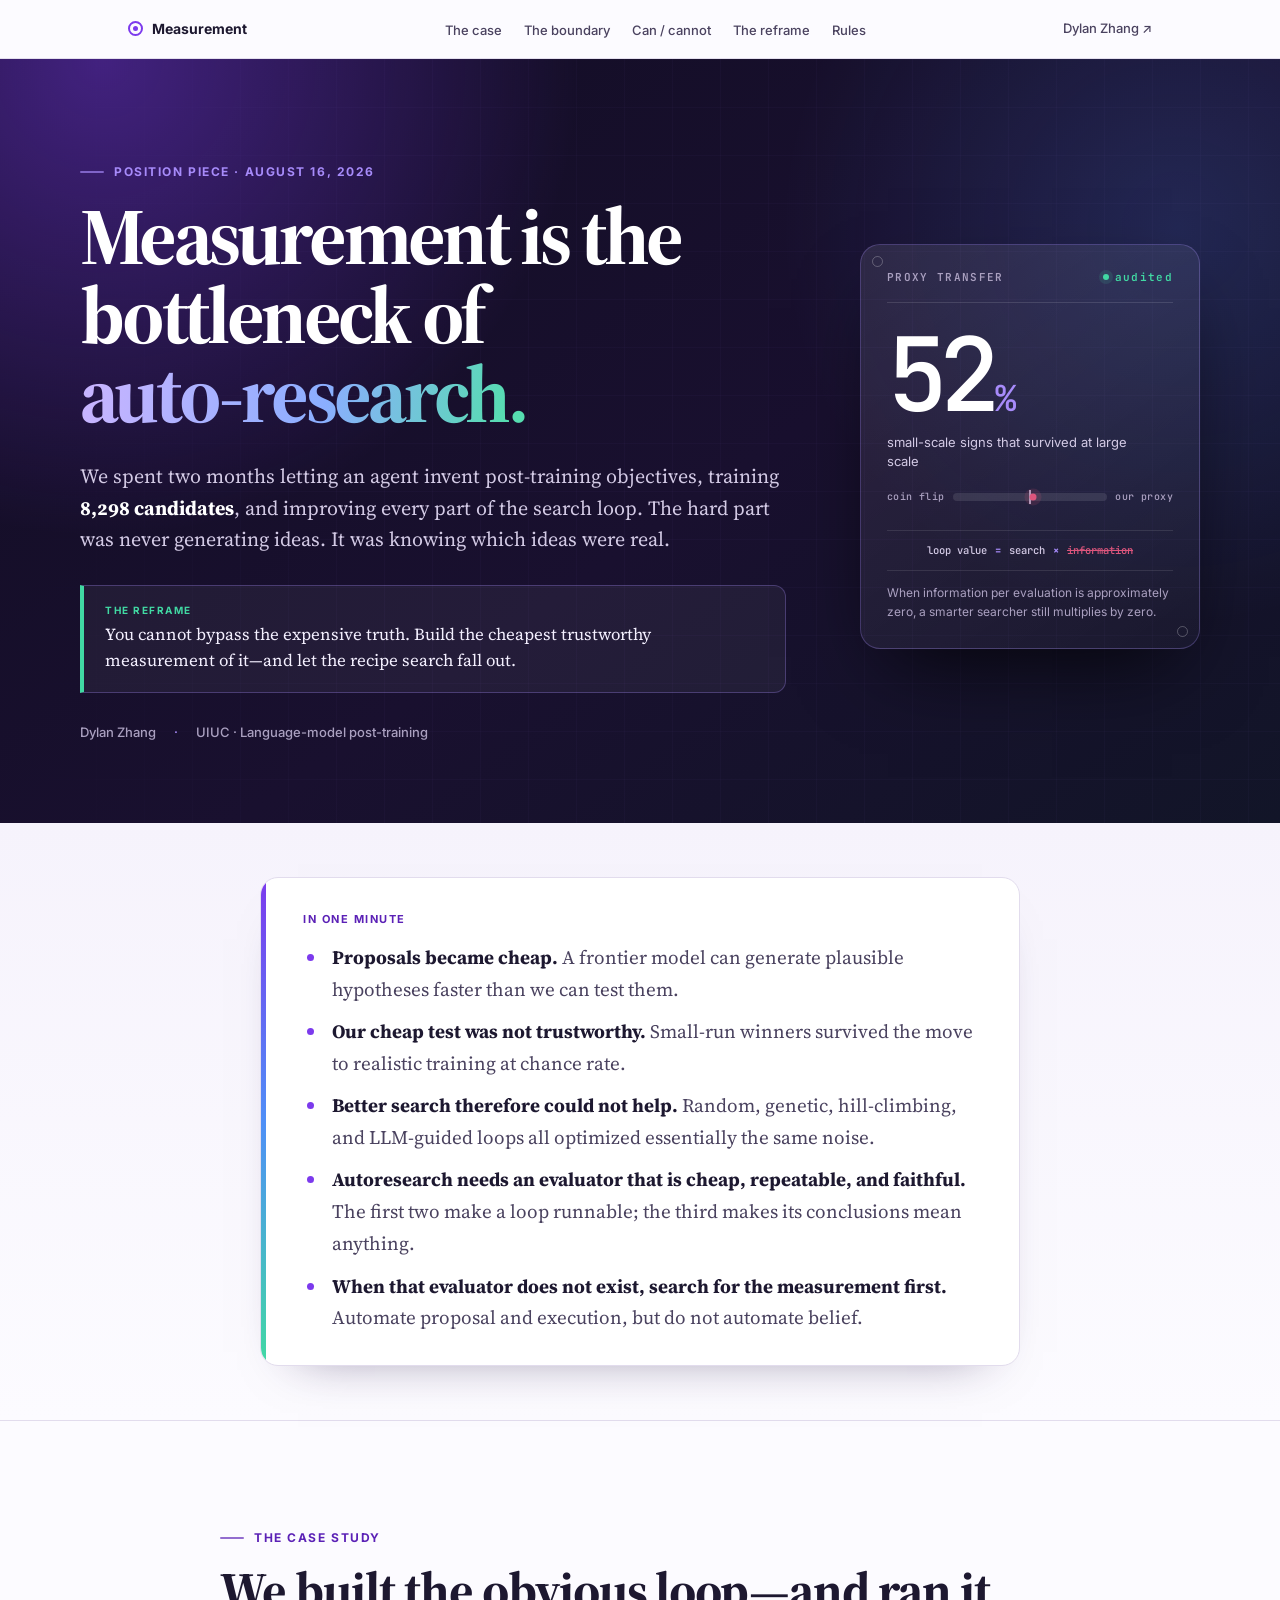
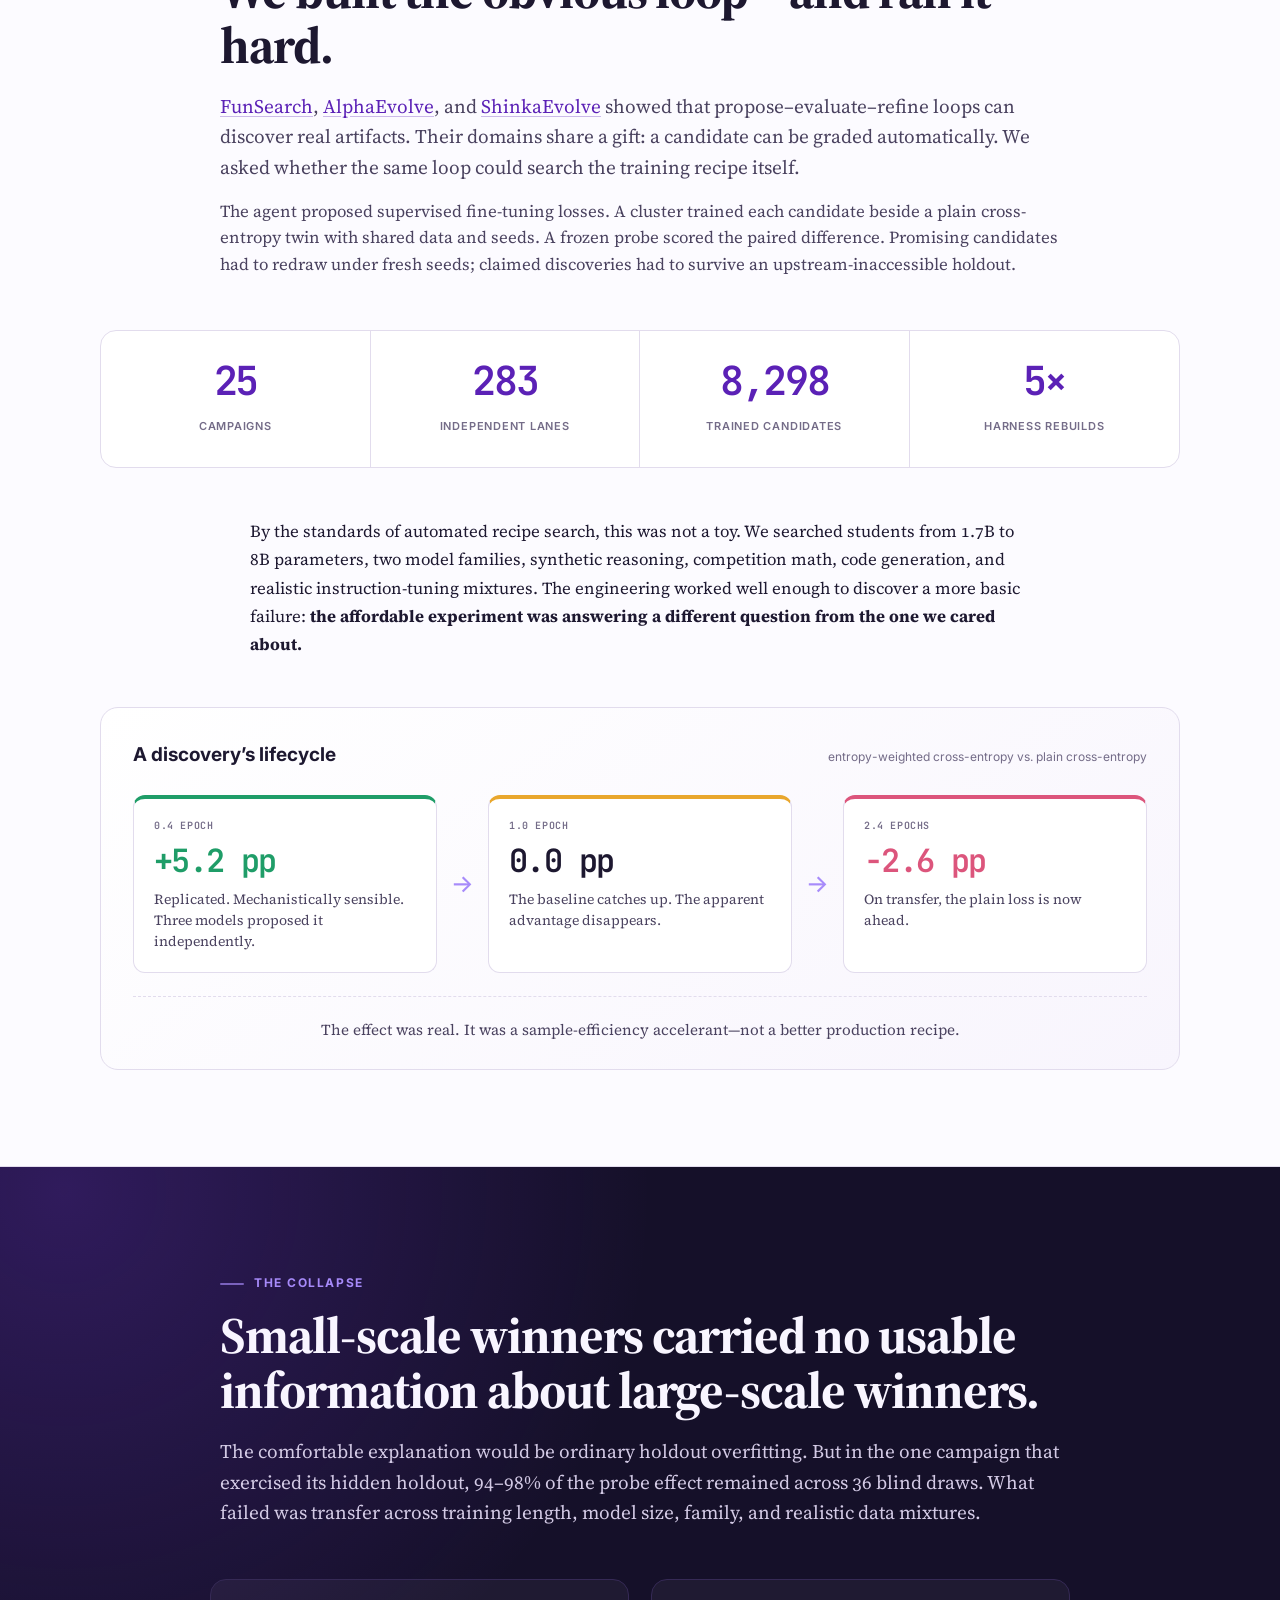
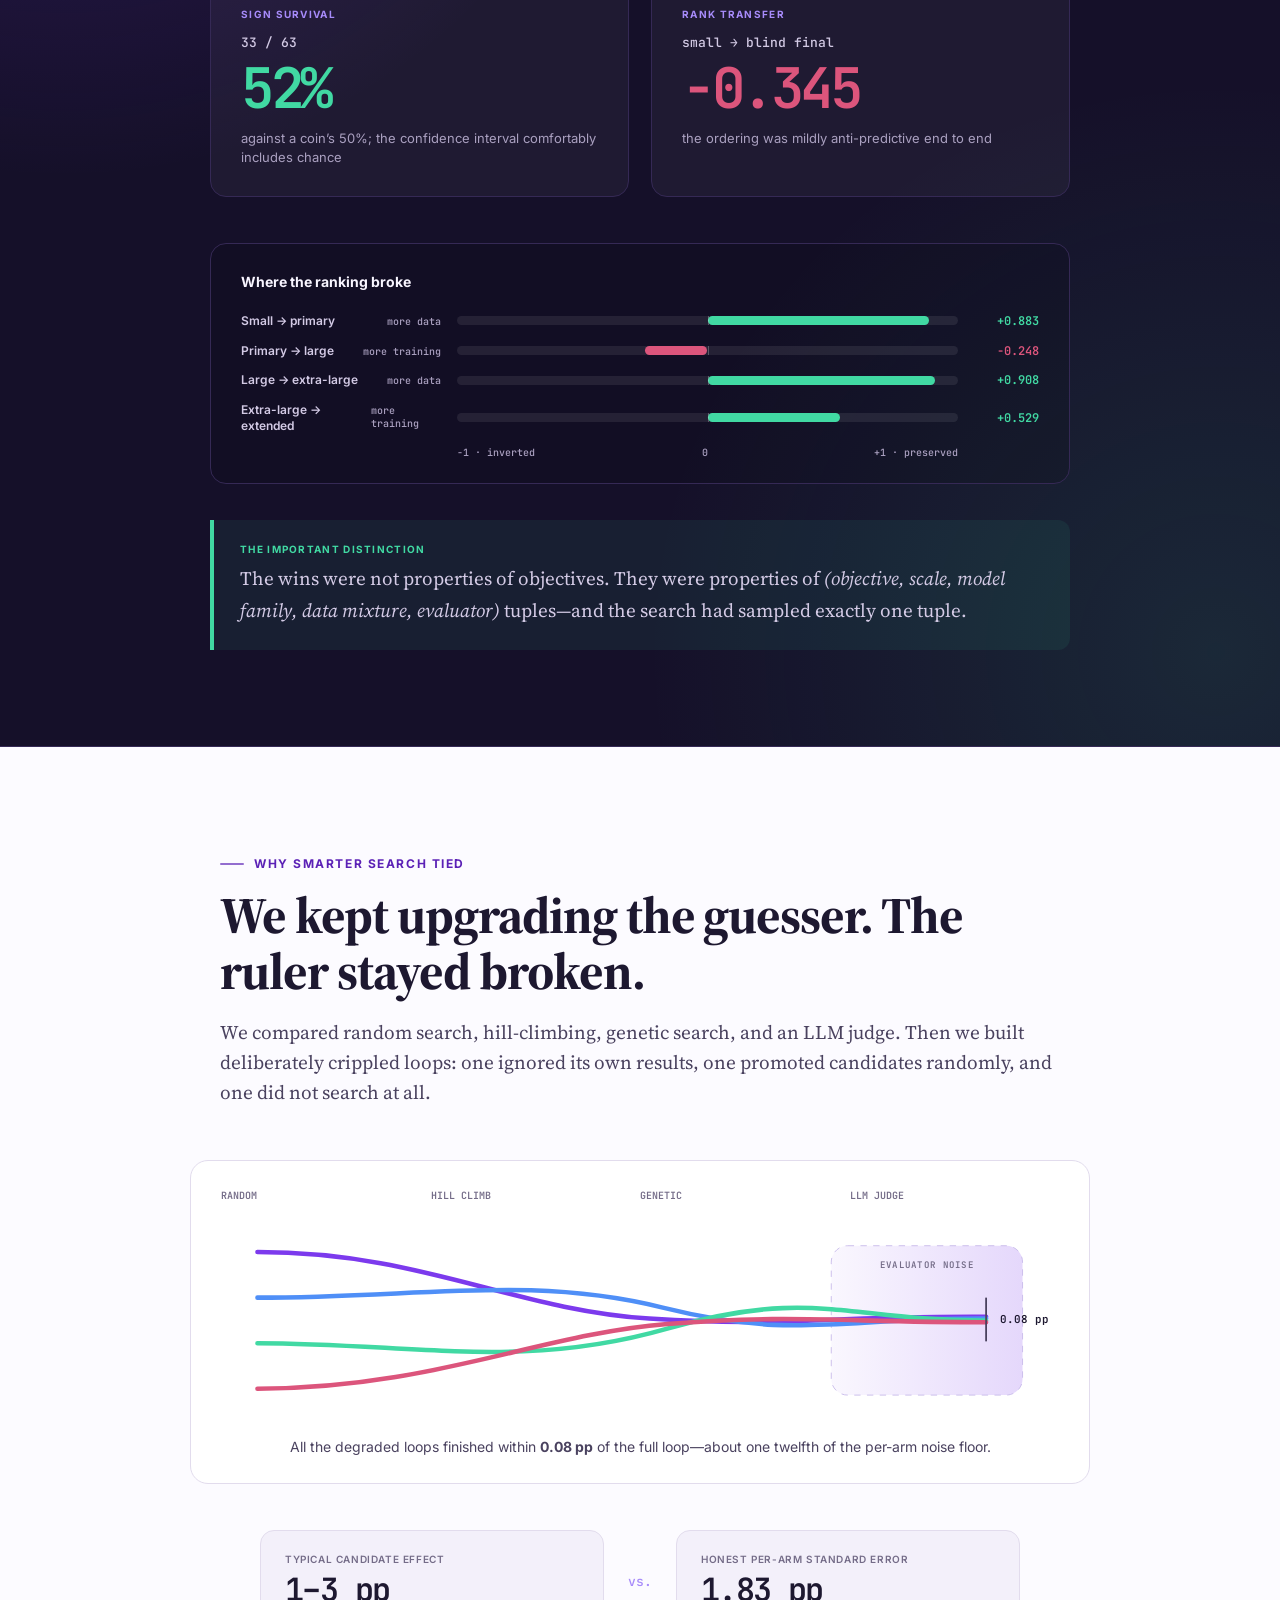
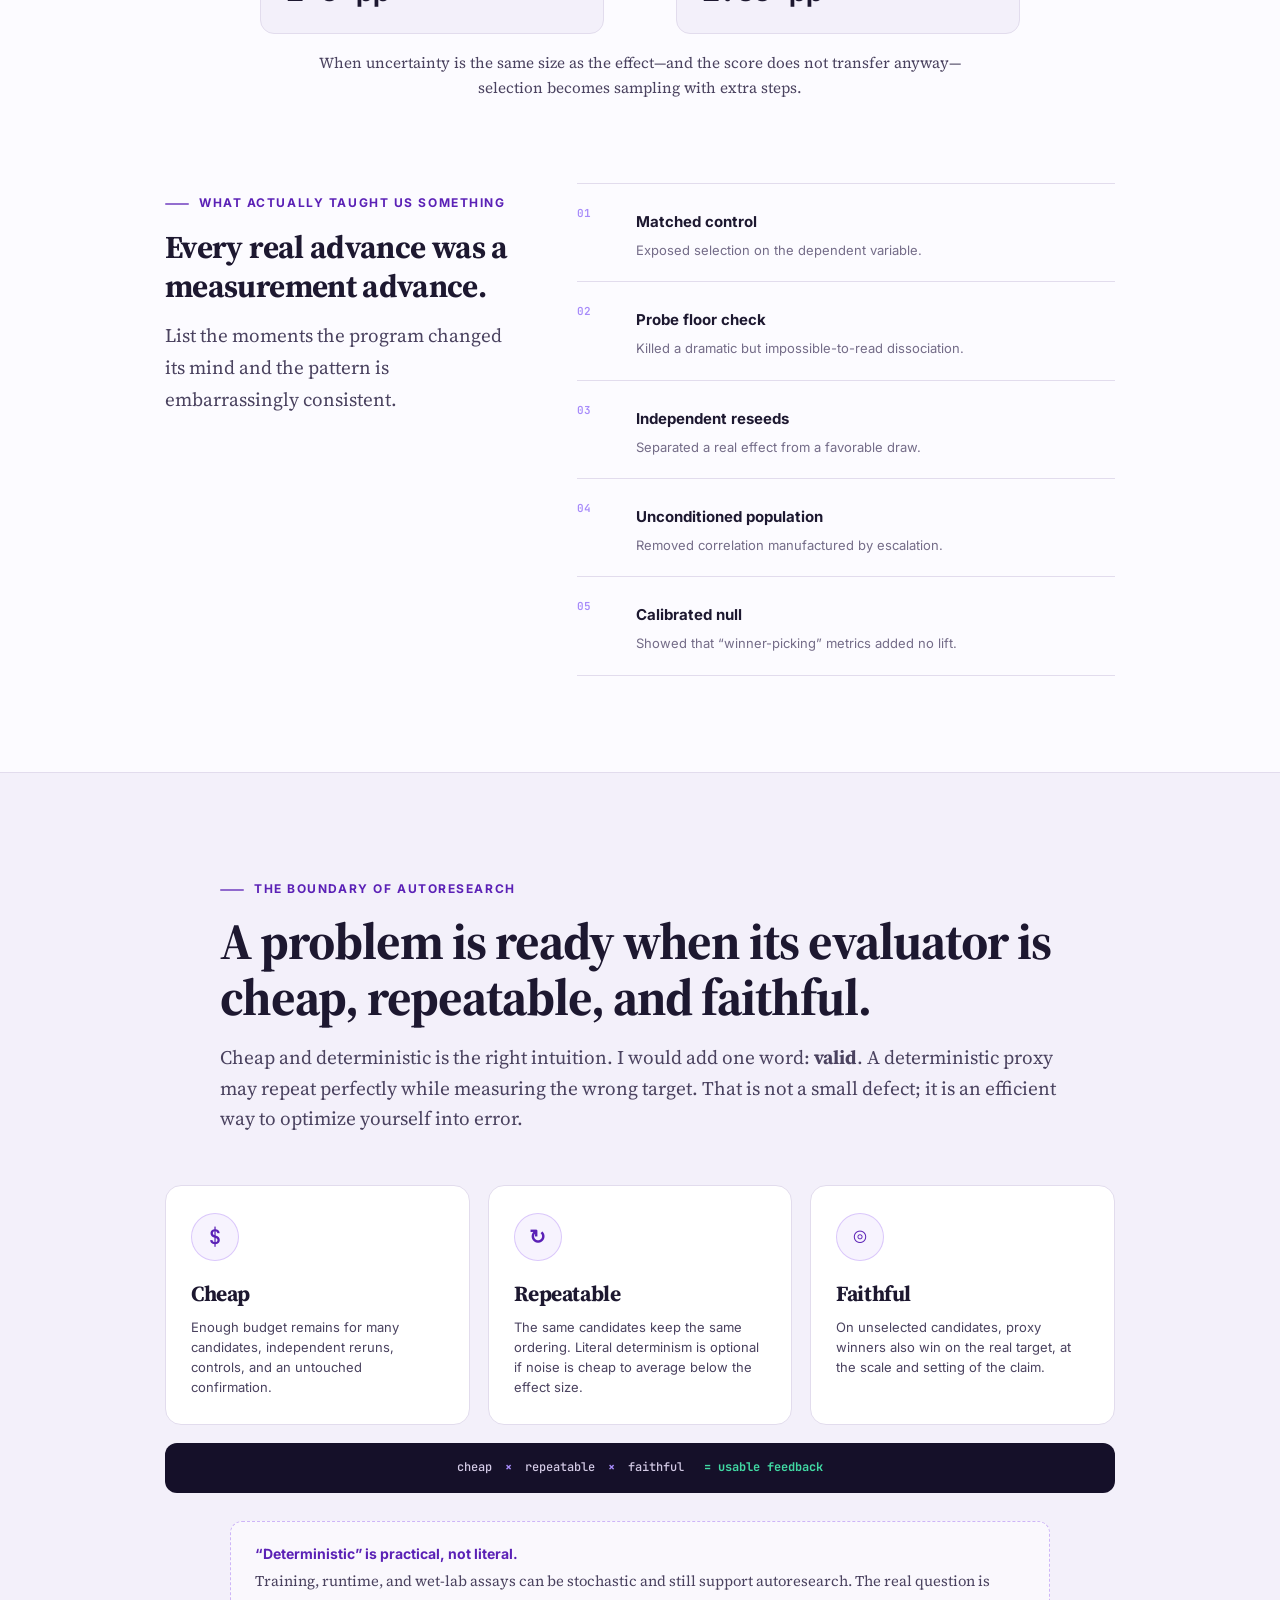
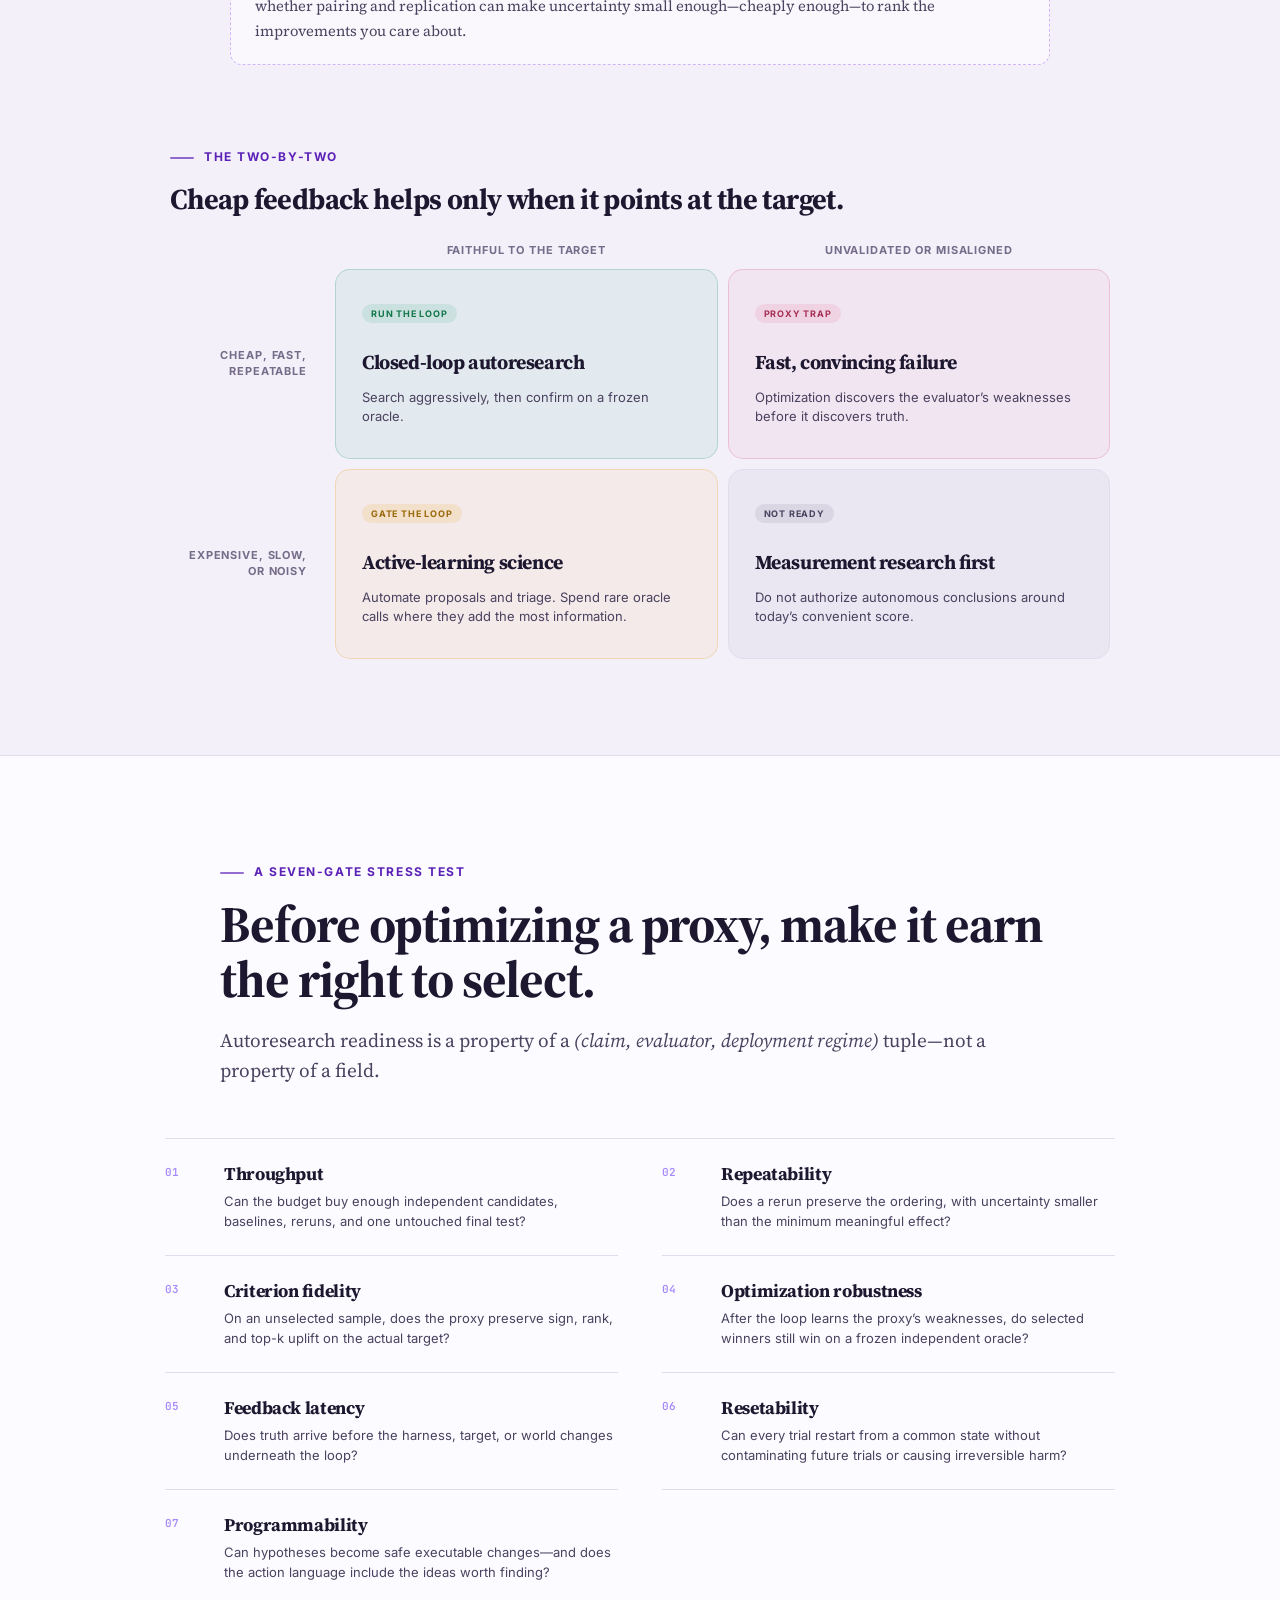
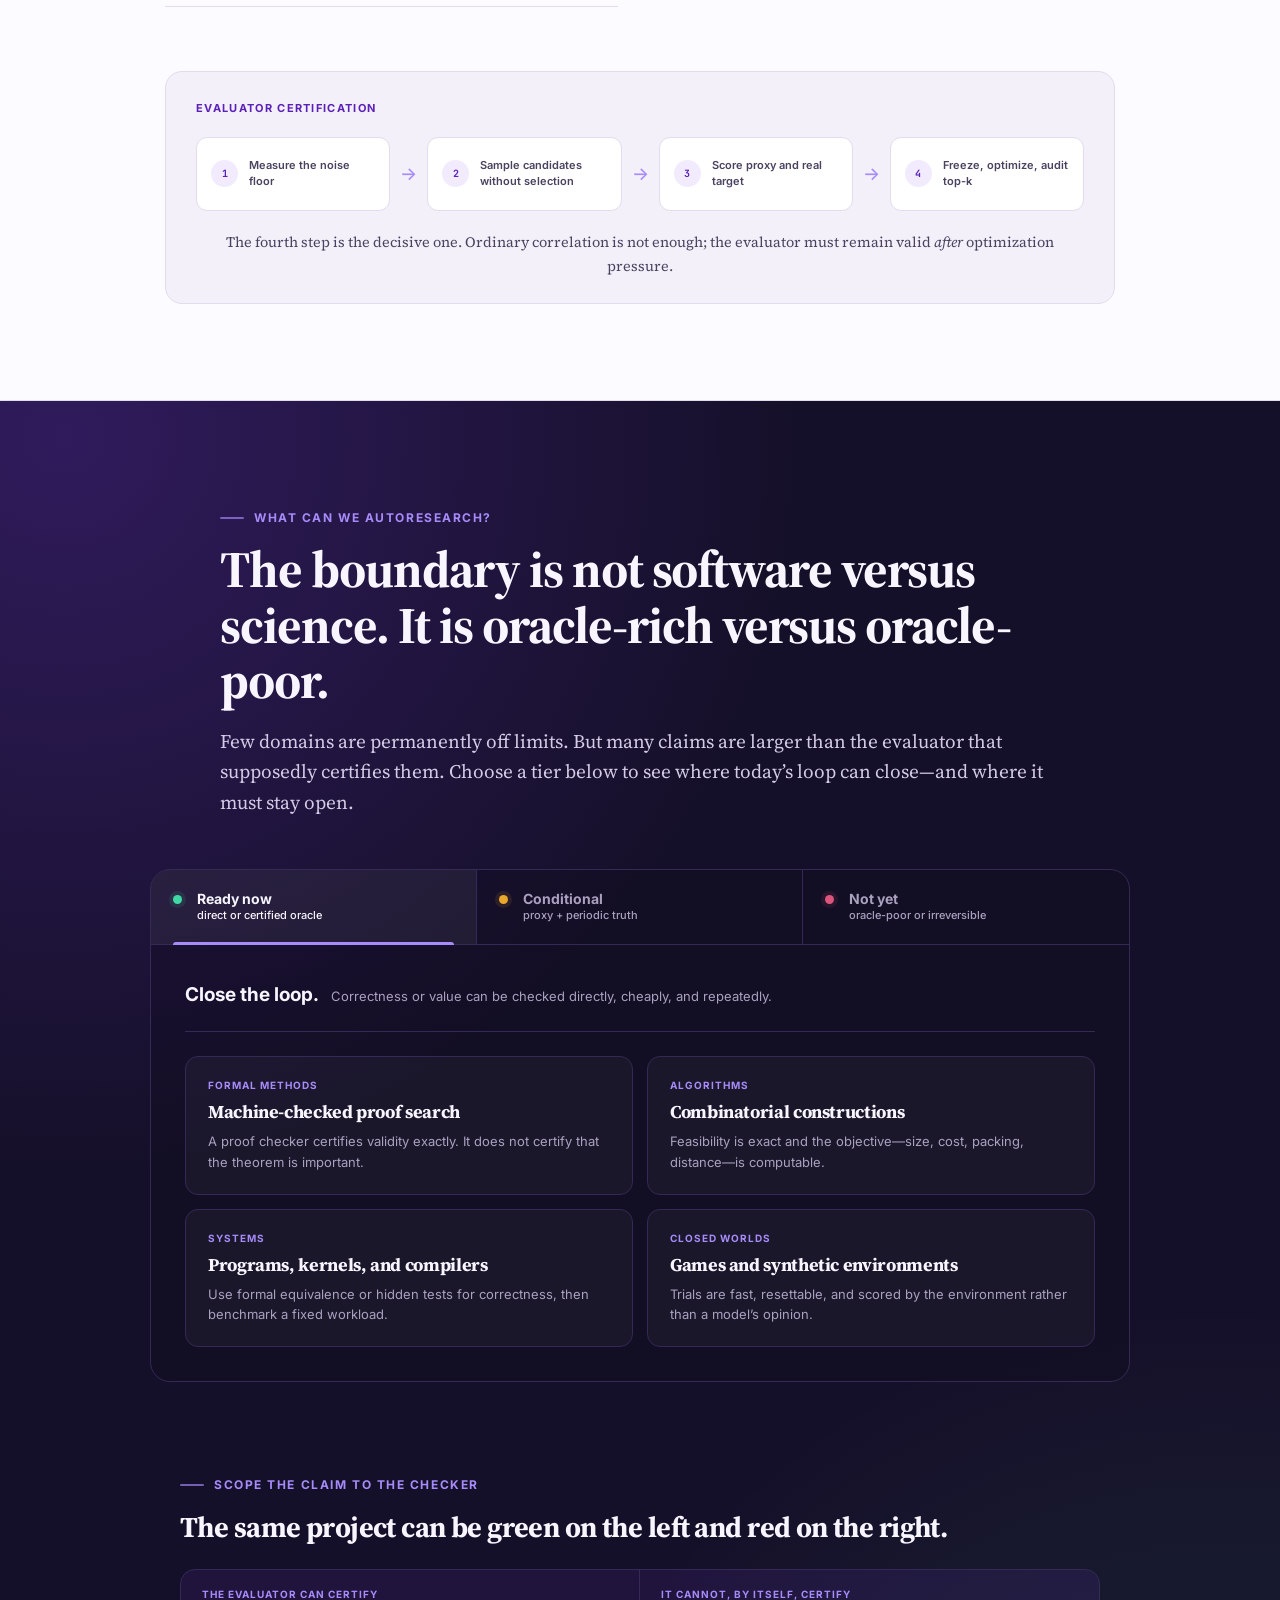
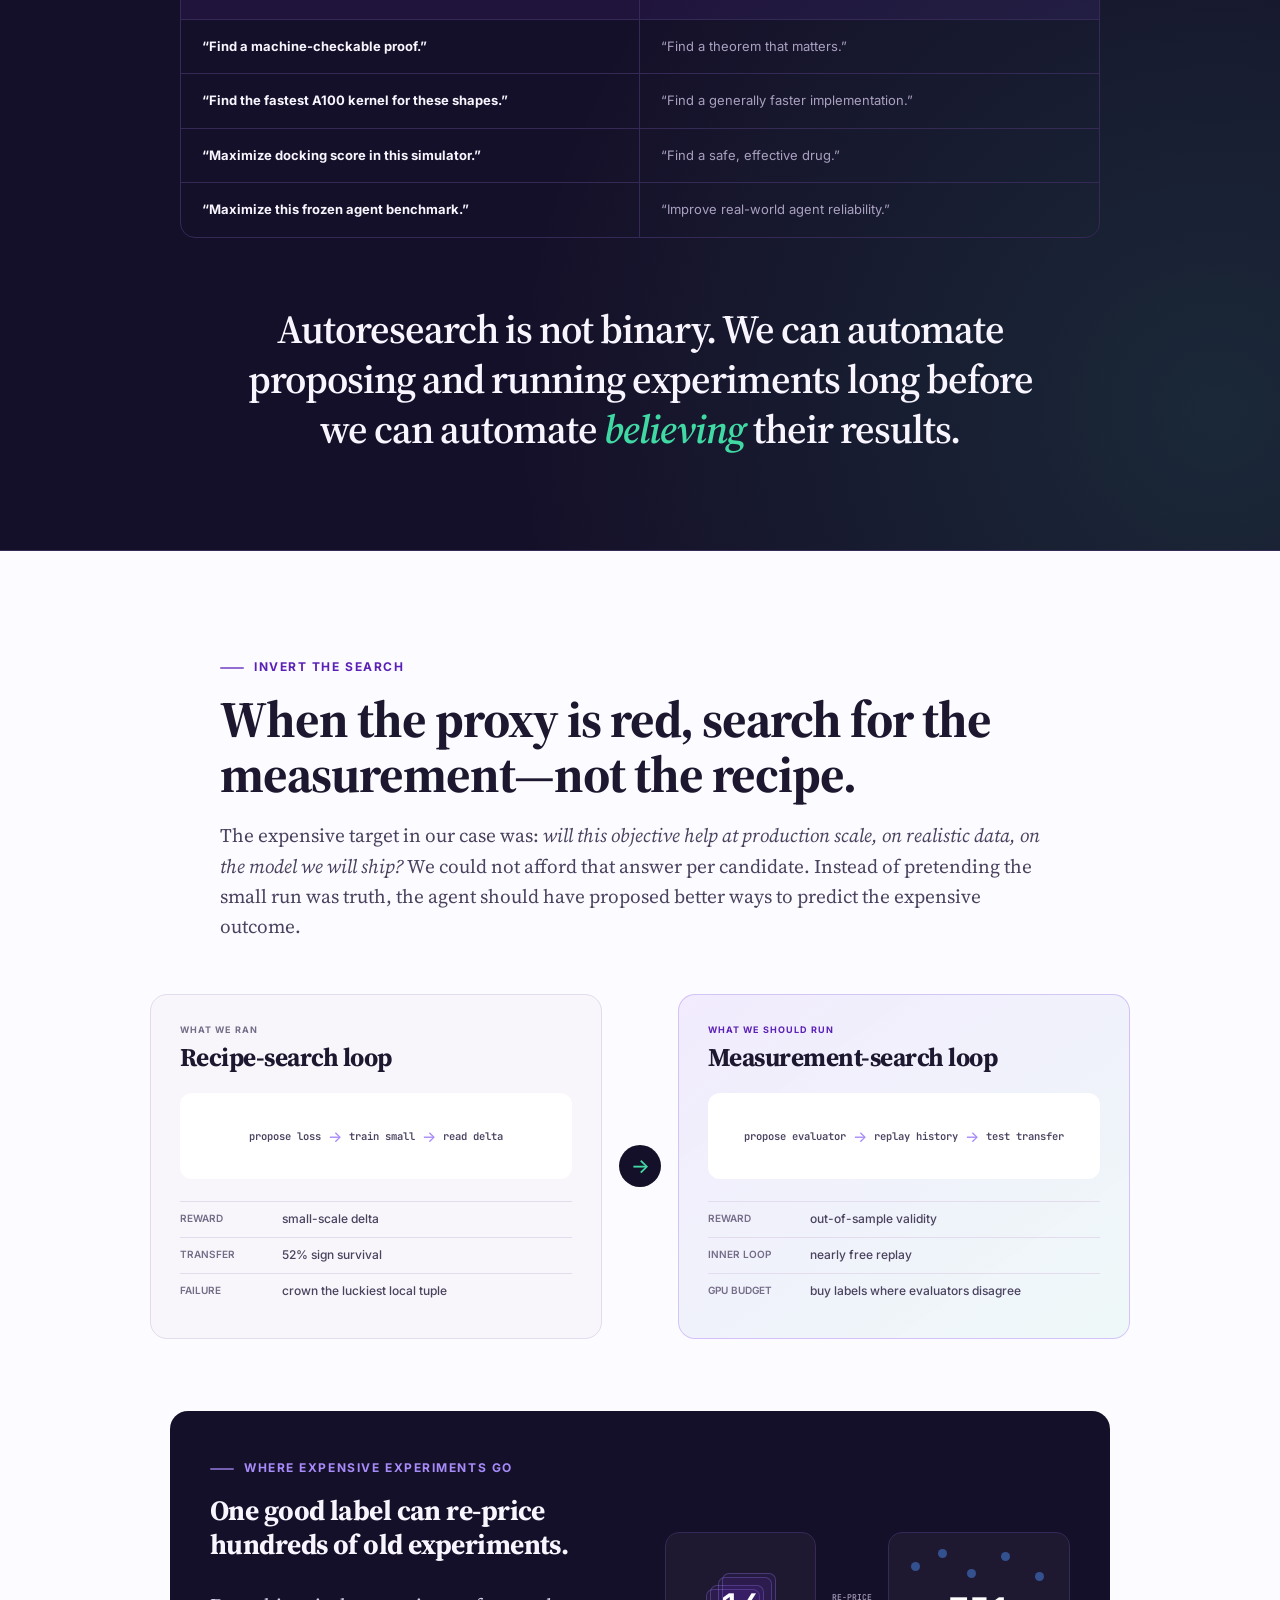
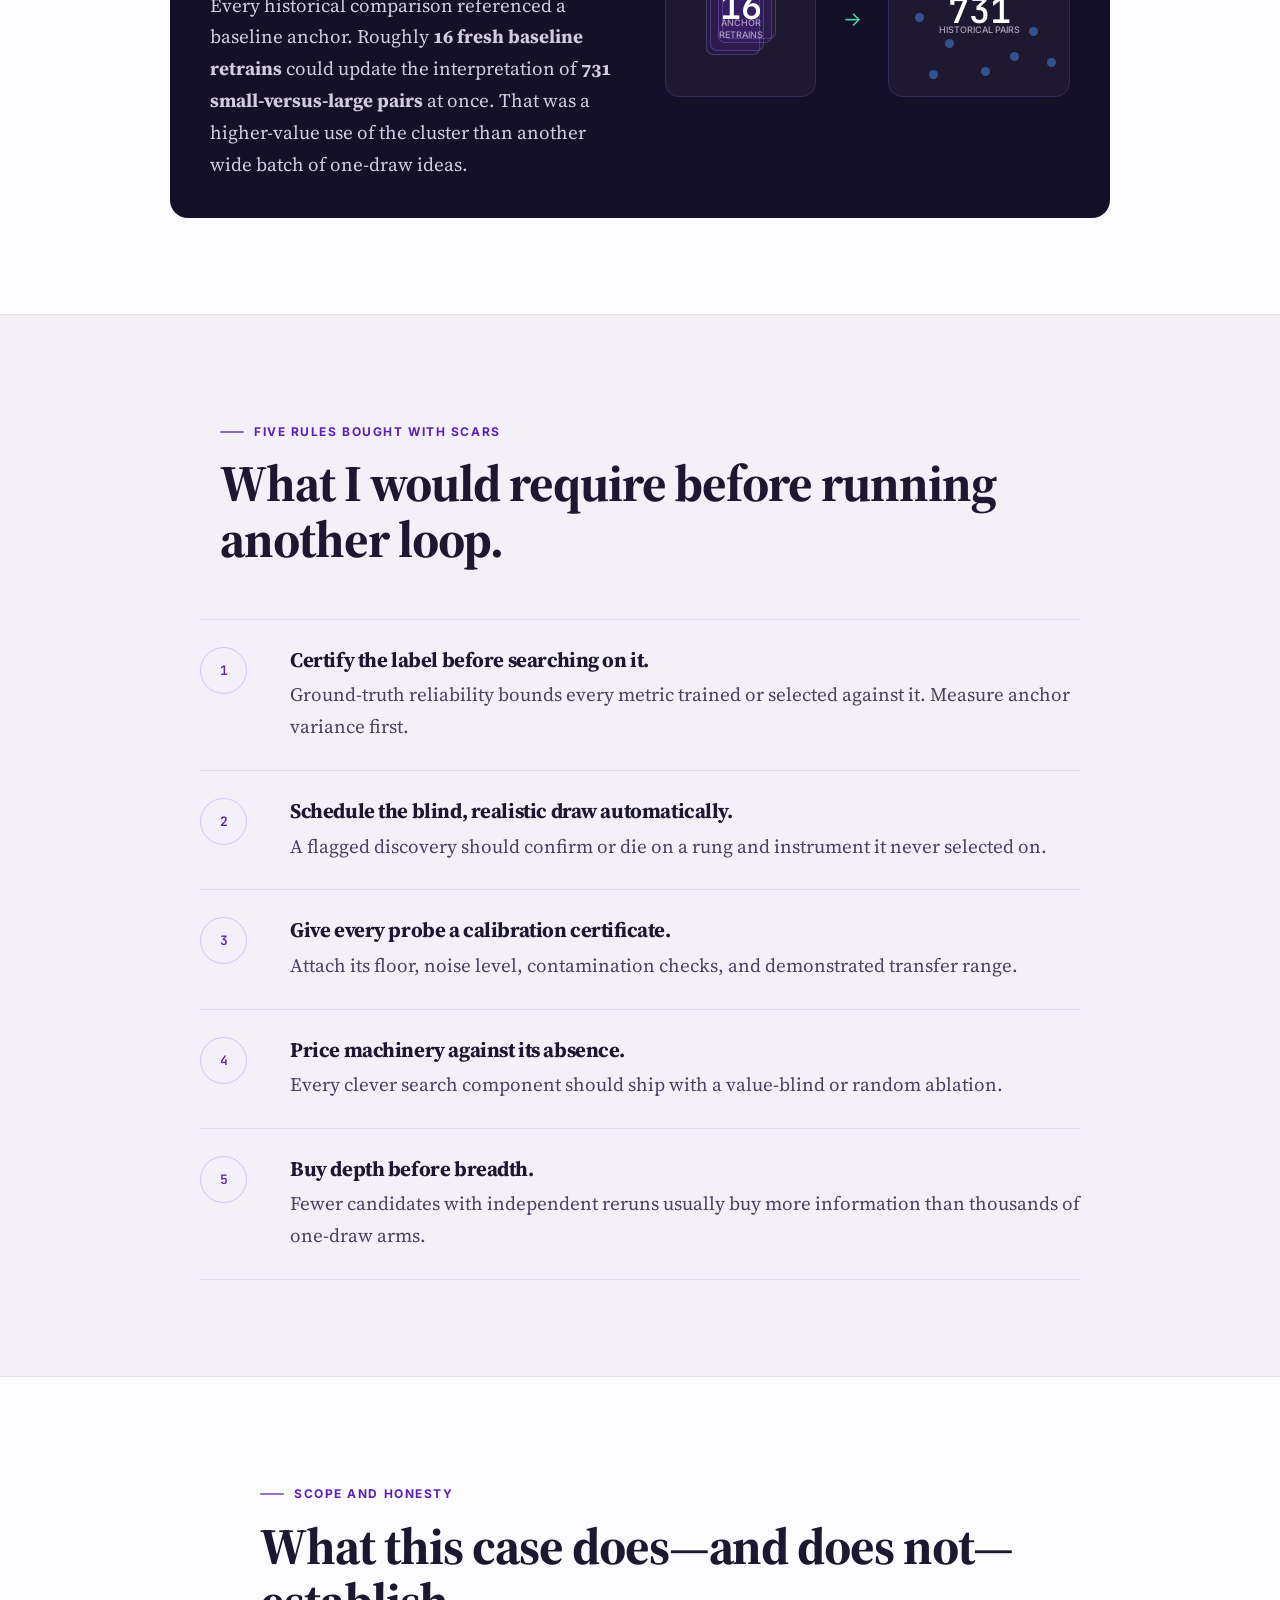
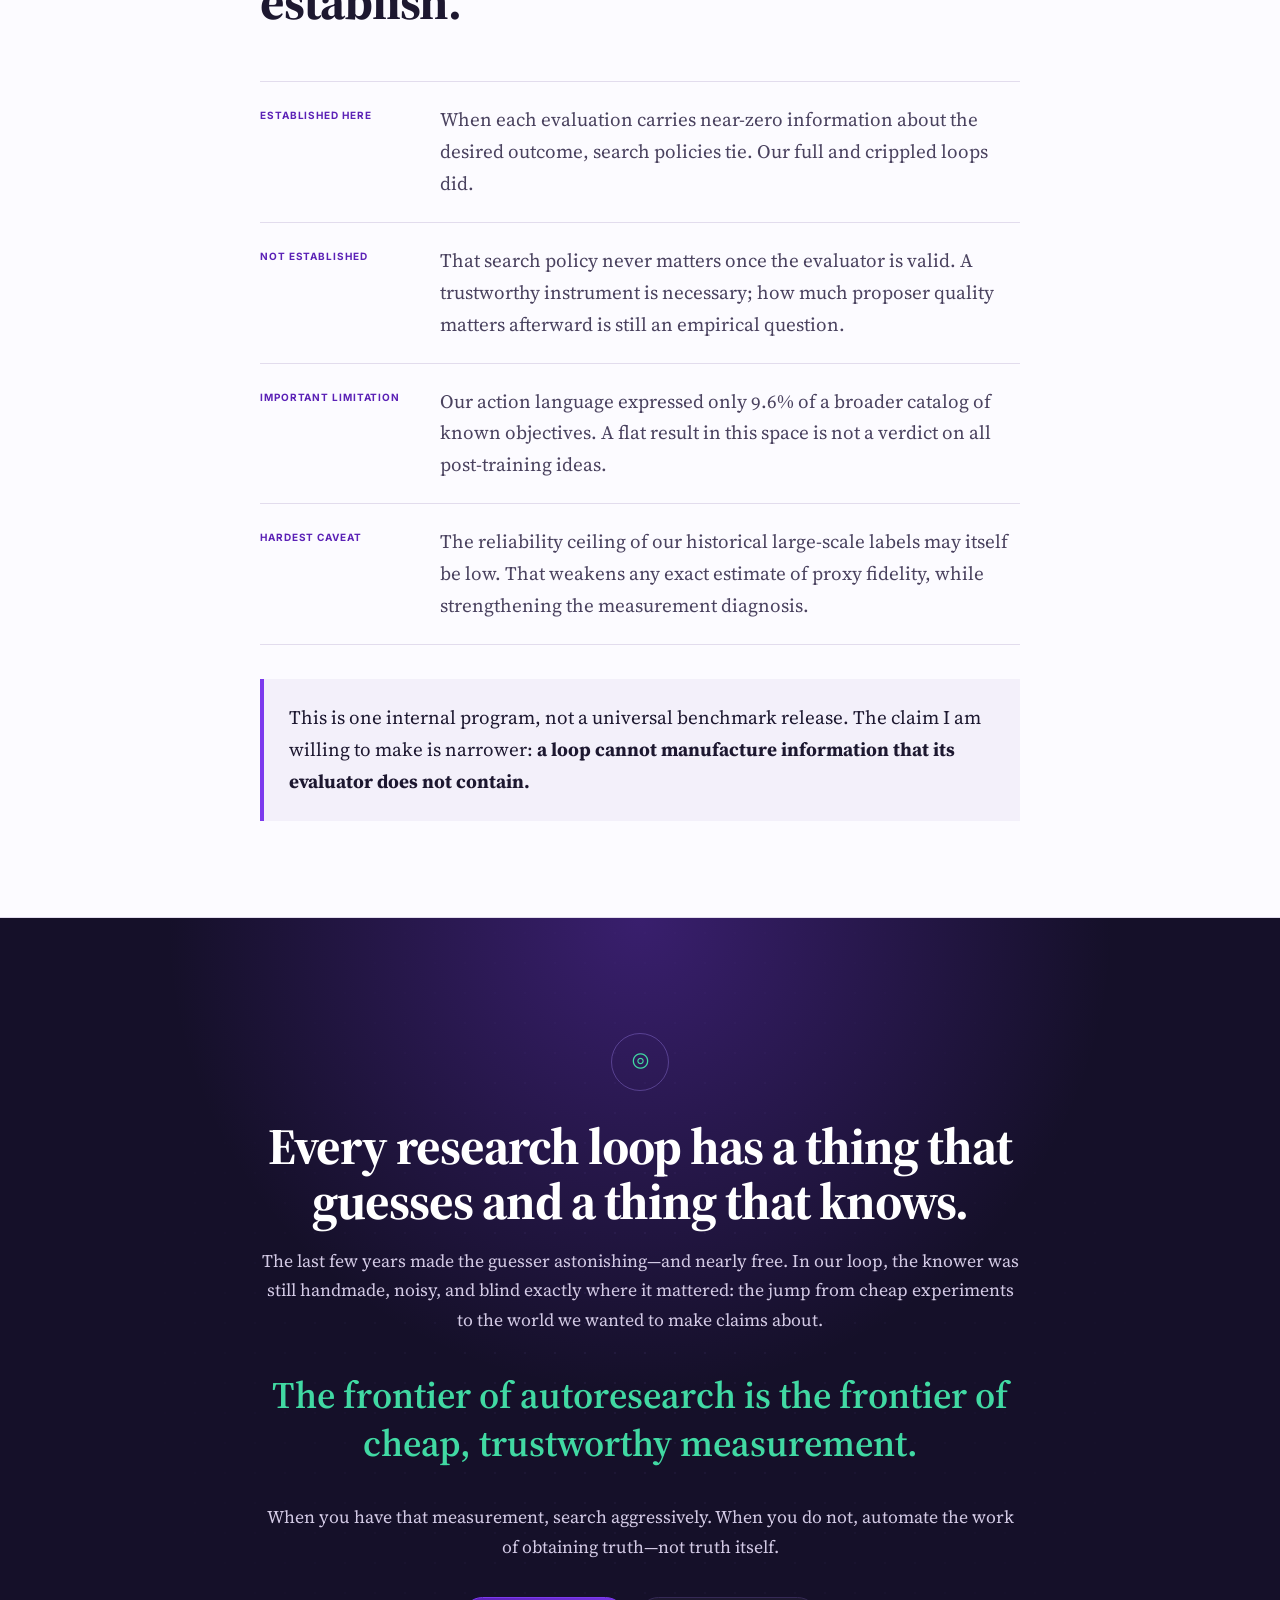
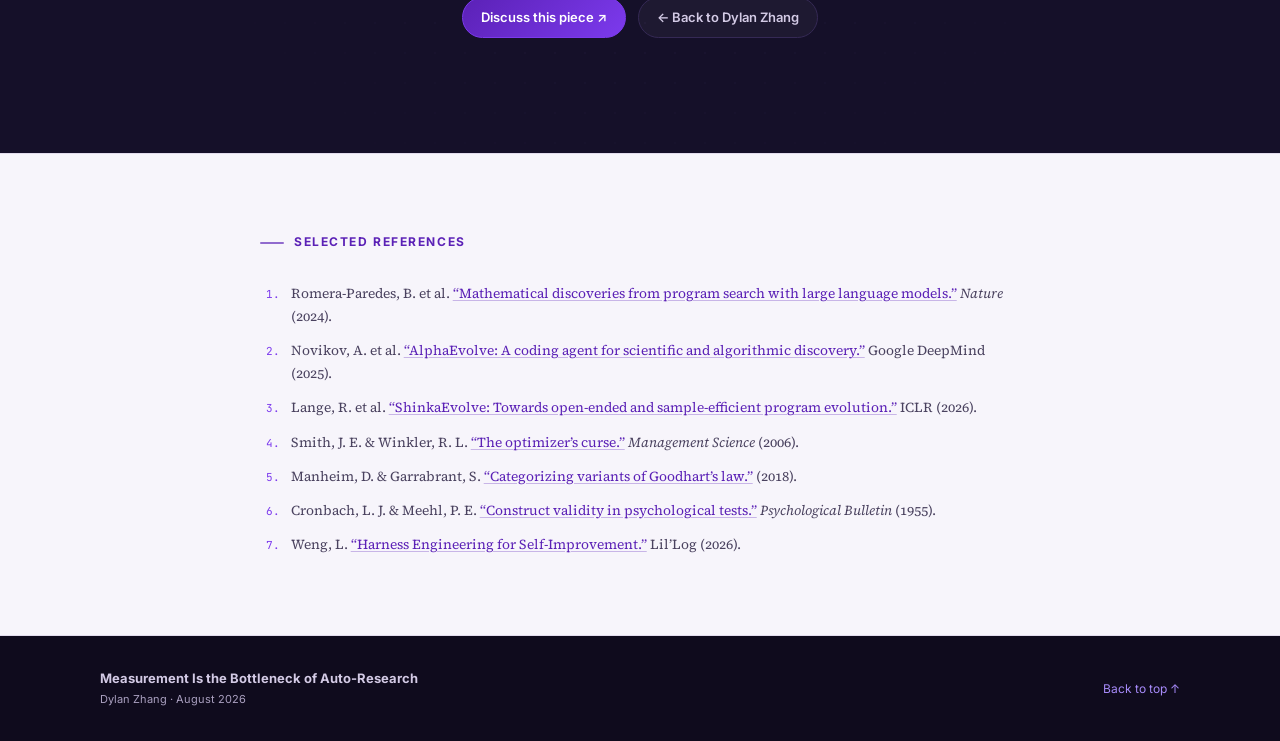
<file: measurement-bottleneck/index.html>
<!doctype html>
<html lang="en">
<head>
<meta charset="utf-8" />
<meta name="viewport" content="width=device-width, initial-scale=1" />
<title>Measurement Is the Bottleneck of Auto-Research — Dylan Zhang</title>
<meta name="description" content="After 8,298 trained candidates, the bottleneck was not generating ideas. It was finding a cheap, repeatable measurement that predicted which ideas would survive at scale." />
<meta name="theme-color" content="#151029" />

<link rel="canonical" href="https://dylanzsz.github.io/measurement-bottleneck/" />
<meta property="og:title" content="Measurement Is the Bottleneck of Auto-Research" />
<meta property="og:description" content="What problems are ready for autoresearch—and what problems are not? The boundary is a cheap, repeatable, target-valid evaluator." />
<meta property="og:type" content="article" />
<meta property="og:url" content="https://dylanzsz.github.io/measurement-bottleneck/" />
<meta property="article:published_time" content="2026-08-16" />

<link rel="preconnect" href="https://fonts.googleapis.com">
<link rel="preconnect" href="https://fonts.gstatic.com" crossorigin>
<link href="https://fonts.googleapis.com/css2?family=Source+Serif+4:opsz,wght@8..60,400;8..60,600;8..60,700&amp;family=Inter:wght@400;500;600;700&amp;family=JetBrains+Mono:wght@400;500;600&amp;display=swap" rel="stylesheet">
<link rel="stylesheet" href="styles.css" />
<script>document.documentElement.classList.add('js');</script>
</head>
<body>

<a class="skip-link" href="#main">Skip to article</a>

<nav class="topnav" aria-label="Article navigation">
  <div class="topnav-inner">
    <a class="topnav-brand" href="#top"><span class="brand-mark" aria-hidden="true"></span> Measurement</a>
    <ul class="topnav-links">
      <li><a href="#case">The case</a></li>
      <li><a href="#boundary">The boundary</a></li>
      <li><a href="#landscape">Can / cannot</a></li>
      <li><a href="#invert">The reframe</a></li>
      <li><a href="#rules">Rules</a></li>
    </ul>
    <a class="home-link" href="/" aria-label="Back to Dylan Zhang's homepage">Dylan Zhang ↗</a>
  </div>
  <div class="reading-progress" aria-hidden="true"><span></span></div>
</nav>

<header id="top" class="hero">
  <div class="hero-grid" aria-hidden="true"></div>
  <div class="hero-inner">
    <div class="hero-copy">
      <div class="eyebrow">Position piece · August 16, 2026</div>
      <h1>Measurement is the bottleneck of <span>auto&#8209;research.</span></h1>
      <p class="hero-sub">
        We spent two months letting an agent invent post-training objectives, training <strong>8,298 candidates</strong>, and improving every part of the search loop. The hard part was never generating ideas. It was knowing which ideas were real.
      </p>

      <div class="hero-thesis">
        <div class="thesis-label">The reframe</div>
        <p>You cannot bypass the expensive truth. Build the cheapest trustworthy measurement of it—and let the recipe search fall out.</p>
      </div>

      <div class="hero-meta">
        <span>Dylan Zhang</span>
        <span>UIUC · Language-model post-training</span>
      </div>
    </div>

    <aside class="hero-instrument" aria-label="Summary of the central result">
      <div class="instrument-top">
        <span>PROXY TRANSFER</span>
        <span class="instrument-live"><i></i> audited</span>
      </div>
      <div class="instrument-readout">
        <div class="readout-number">52<span>%</span></div>
        <div class="readout-copy">small-scale signs that survived at large scale</div>
      </div>
      <div class="coin-line">
        <span>coin flip</span>
        <div class="coin-track"><i style="left:50%"></i><b style="left:52%"></b></div>
        <span>our proxy</span>
      </div>
      <div class="instrument-equation">
        <span>loop value</span>
        <strong>=</strong>
        <span>search</span>
        <strong>×</strong>
        <span class="zero">information</span>
      </div>
      <p>When information per evaluation is approximately zero, a smarter searcher still multiplies by zero.</p>
    </aside>
  </div>
</header>

<main id="main">

<section class="band band-summary" aria-labelledby="summary-title">
  <div class="container narrow">
    <div class="summary-card reveal">
      <div class="summary-label" id="summary-title">In one minute</div>
      <ul>
        <li><strong>Proposals became cheap.</strong> A frontier model can generate plausible hypotheses faster than we can test them.</li>
        <li><strong>Our cheap test was not trustworthy.</strong> Small-run winners survived the move to realistic training at chance rate.</li>
        <li><strong>Better search therefore could not help.</strong> Random, genetic, hill-climbing, and LLM-guided loops all optimized essentially the same noise.</li>
        <li><strong>Autoresearch needs an evaluator that is cheap, repeatable, and faithful.</strong> The first two make a loop runnable; the third makes its conclusions mean anything.</li>
        <li><strong>When that evaluator does not exist, search for the measurement first.</strong> Automate proposal and execution, but do not automate belief.</li>
      </ul>
    </div>
  </div>
</section>

<section id="case" class="band">
  <div class="container">
    <div class="section-head reveal">
      <div class="kicker">The case study</div>
      <h2>We built the obvious loop—and ran it hard.</h2>
      <p class="lede">
        <a href="https://www.nature.com/articles/s41586-023-06924-6" target="_blank" rel="noopener">FunSearch</a>, <a href="https://storage.googleapis.com/deepmind-media/DeepMind.com/Blog/alphaevolve-a-gemini-powered-coding-agent-for-designing-advanced-algorithms/AlphaEvolve.pdf" target="_blank" rel="noopener">AlphaEvolve</a>, and <a href="https://openreview.net/pdf?id=lKEdGCoDNC" target="_blank" rel="noopener">ShinkaEvolve</a> showed that propose–evaluate–refine loops can discover real artifacts. Their domains share a gift: a candidate can be graded automatically. We asked whether the same loop could search the training recipe itself.
      </p>
      <p class="lede case-setup">
        The agent proposed supervised fine-tuning losses. A cluster trained each candidate beside a plain cross-entropy twin with shared data and seeds. A frozen probe scored the paired difference. Promising candidates had to redraw under fresh seeds; claimed discoveries had to survive an upstream-inaccessible holdout.
      </p>
    </div>

    <div class="stat-grid reveal" role="list" aria-label="Campaign scale">
      <article role="listitem"><strong>25</strong><span>campaigns</span></article>
      <article role="listitem"><strong>283</strong><span>independent lanes</span></article>
      <article role="listitem"><strong>8,298</strong><span>trained candidates</span></article>
      <article role="listitem"><strong>5×</strong><span>harness rebuilds</span></article>
    </div>

    <div class="container-copy reveal">
      <p>
        By the standards of automated recipe search, this was not a toy. We searched students from 1.7B to 8B parameters, two model families, synthetic reasoning, competition math, code generation, and realistic instruction-tuning mixtures. The engineering worked well enough to discover a more basic failure: <strong>the affordable experiment was answering a different question from the one we cared about.</strong>
      </p>
    </div>

    <div class="lifecycle reveal" aria-label="Lifecycle of an apparent discovery">
      <div class="lifecycle-head">
        <span>A discovery’s lifecycle</span>
        <small>entropy-weighted cross-entropy vs. plain cross-entropy</small>
      </div>
      <div class="lifecycle-track">
        <article class="life-win">
          <div class="life-step">0.4 epoch</div>
          <strong>+5.2 pp</strong>
          <p>Replicated. Mechanistically sensible. Three models proposed it independently.</p>
        </article>
        <div class="life-arrow" aria-hidden="true">→</div>
        <article class="life-tie">
          <div class="life-step">1.0 epoch</div>
          <strong>0.0 pp</strong>
          <p>The baseline catches up. The apparent advantage disappears.</p>
        </article>
        <div class="life-arrow" aria-hidden="true">→</div>
        <article class="life-loss">
          <div class="life-step">2.4 epochs</div>
          <strong>−2.6 pp</strong>
          <p>On transfer, the plain loss is now ahead.</p>
        </article>
      </div>
      <p class="lifecycle-note">The effect was real. It was a sample-efficiency accelerant—not a better production recipe.</p>
    </div>
  </div>
</section>

<section class="band band-dark" id="collapse">
  <div class="container">
    <div class="section-head reveal">
      <div class="kicker">The collapse</div>
      <h2>Small-scale winners carried no usable information about large-scale winners.</h2>
      <p class="lede">
        The comfortable explanation would be ordinary holdout overfitting. But in the one campaign that exercised its hidden holdout, 94–98% of the probe effect remained across 36 blind draws. What failed was transfer across training length, model size, family, and realistic data mixtures.
      </p>
    </div>

    <div class="result-pair reveal">
      <article>
        <div class="result-label">Sign survival</div>
        <strong>33 / 63</strong>
        <div class="result-big">52%</div>
        <p>against a coin’s 50%; the confidence interval comfortably includes chance</p>
      </article>
      <article>
        <div class="result-label">Rank transfer</div>
        <strong>small → blind final</strong>
        <div class="result-big negative">−0.345</div>
        <p>the ordering was mildly anti-predictive end to end</p>
      </article>
    </div>

    <div class="scale-ladder reveal" aria-label="Rank correlations across the scale ladder">
      <div class="scale-title">Where the ranking broke</div>
      <div class="scale-row">
        <div class="scale-name"><b>Small → primary</b><span>more data</span></div>
        <div class="scale-meter"><i style="--value:44.15%"></i></div>
        <strong>+0.883</strong>
      </div>
      <div class="scale-row scale-bad">
        <div class="scale-name"><b>Primary → large</b><span>more training</span></div>
        <div class="scale-meter"><i style="--value:12.4%"></i></div>
        <strong>−0.248</strong>
      </div>
      <div class="scale-row">
        <div class="scale-name"><b>Large → extra-large</b><span>more data</span></div>
        <div class="scale-meter"><i style="--value:45.4%"></i></div>
        <strong>+0.908</strong>
      </div>
      <div class="scale-row">
        <div class="scale-name"><b>Extra-large → extended</b><span>more training</span></div>
        <div class="scale-meter"><i style="--value:26.45%"></i></div>
        <strong>+0.529</strong>
      </div>
      <div class="scale-axis"><span>−1 · inverted</span><span>0</span><span>+1 · preserved</span></div>
    </div>

    <div class="dark-callout reveal">
      <span>The important distinction</span>
      <p>The wins were not properties of objectives. They were properties of <em>(objective, scale, model family, data mixture, evaluator)</em> tuples—and the search had sampled exactly one tuple.</p>
    </div>
  </div>
</section>

<section class="band" id="search">
  <div class="container">
    <div class="section-head reveal">
      <div class="kicker">Why smarter search tied</div>
      <h2>We kept upgrading the guesser. The ruler stayed broken.</h2>
      <p class="lede">
        We compared random search, hill-climbing, genetic search, and an LLM judge. Then we built deliberately crippled loops: one ignored its own results, one promoted candidates randomly, and one did not search at all.
      </p>
    </div>

    <div class="search-race reveal" aria-label="Four search strategies converging under an uninformative evaluator">
      <div class="race-labels">
        <span>Random</span><span>Hill climb</span><span>Genetic</span><span>LLM judge</span>
      </div>
      <svg viewBox="0 0 920 260" role="img" aria-labelledby="race-title race-desc">
        <title id="race-title">Different search strategies finish together</title>
        <desc id="race-desc">Four paths begin separately but converge inside the evaluator noise band, within 0.08 percentage points of one another.</desc>
        <defs>
          <linearGradient id="noise-fill" x1="0" y1="0" x2="1" y2="0">
            <stop offset="0" stop-color="#7c3aed" stop-opacity=".04"/>
            <stop offset="1" stop-color="#7c3aed" stop-opacity=".20"/>
          </linearGradient>
        </defs>
        <rect x="670" y="48" width="210" height="164" rx="18" fill="url(#noise-fill)" stroke="#c9bbeb" stroke-dasharray="7 7"/>
        <text x="775" y="72" text-anchor="middle" class="svg-label">EVALUATOR NOISE</text>
        <path d="M40 55 C220 55, 320 118, 470 128 S650 125, 840 126" class="race-path path-a"/>
        <path d="M40 105 C220 105, 340 80, 485 116 S680 127, 840 128" class="race-path path-b"/>
        <path d="M40 155 C210 155, 330 185, 490 139 S690 131, 840 130" class="race-path path-c"/>
        <path d="M40 205 C230 205, 350 145, 490 134 S680 132, 840 132" class="race-path path-d"/>
        <line x1="840" y1="105" x2="840" y2="153" class="finish-bracket"/>
        <text x="855" y="133" class="svg-result">0.08 pp</text>
      </svg>
      <p>All the degraded loops finished within <strong>0.08 pp</strong> of the full loop—about one twelfth of the per-arm noise floor.</p>
    </div>

    <div class="noise-equation reveal">
      <div>
        <span>Typical candidate effect</span>
        <strong>1–3 pp</strong>
      </div>
      <b class="versus">vs.</b>
      <div>
        <span>Honest per-arm standard error</span>
        <strong>1.83 pp</strong>
      </div>
      <p>When uncertainty is the same size as the effect—and the score does not transfer anyway—selection becomes sampling with extra steps.</p>
    </div>

    <div class="belief-shifts reveal">
      <div class="belief-intro">
        <div class="kicker">What actually taught us something</div>
        <h3>Every real advance was a measurement advance.</h3>
        <p>List the moments the program changed its mind and the pattern is embarrassingly consistent.</p>
      </div>
      <div class="belief-list">
        <article><span>01</span><div><strong>Matched control</strong><p>Exposed selection on the dependent variable.</p></div></article>
        <article><span>02</span><div><strong>Probe floor check</strong><p>Killed a dramatic but impossible-to-read dissociation.</p></div></article>
        <article><span>03</span><div><strong>Independent reseeds</strong><p>Separated a real effect from a favorable draw.</p></div></article>
        <article><span>04</span><div><strong>Unconditioned population</strong><p>Removed correlation manufactured by escalation.</p></div></article>
        <article><span>05</span><div><strong>Calibrated null</strong><p>Showed that “winner-picking” metrics added no lift.</p></div></article>
      </div>
    </div>
  </div>
</section>

<section id="boundary" class="band band-tint">
  <div class="container">
    <div class="section-head reveal">
      <div class="kicker">The boundary of autoresearch</div>
      <h2>A problem is ready when its evaluator is cheap, repeatable, and faithful.</h2>
      <p class="lede">
        Cheap and deterministic is the right intuition. I would add one word: <strong>valid</strong>. A deterministic proxy may repeat perfectly while measuring the wrong target. That is not a small defect; it is an efficient way to optimize yourself into error.
      </p>
    </div>

    <div class="three-gates reveal" role="list" aria-label="Three core requirements for an autoresearch evaluator">
      <article role="listitem">
        <div class="gate-orbit"><span>$</span></div>
        <div><h3>Cheap</h3><p>Enough budget remains for many candidates, independent reruns, controls, and an untouched confirmation.</p></div>
      </article>
      <article role="listitem">
        <div class="gate-orbit"><span>↻</span></div>
        <div><h3>Repeatable</h3><p>The same candidates keep the same ordering. Literal determinism is optional if noise is cheap to average below the effect size.</p></div>
      </article>
      <article role="listitem">
        <div class="gate-orbit"><span>◎</span></div>
        <div><h3>Faithful</h3><p>On unselected candidates, proxy winners also win on the real target, at the scale and setting of the claim.</p></div>
      </article>
      <div class="gate-product" aria-label="All three properties are required">
        <span>cheap</span><b>×</b><span>repeatable</span><b>×</b><span>faithful</span><strong>= usable feedback</strong>
      </div>
    </div>

    <aside class="precision-note reveal">
      <strong>“Deterministic” is practical, not literal.</strong>
      <p>Training, runtime, and wet-lab assays can be stochastic and still support autoresearch. The real question is whether pairing and replication can make uncertainty small enough—cheaply enough—to rank the improvements you care about.</p>
    </aside>

    <div class="matrix-wrap reveal">
      <div class="matrix-title">
        <div class="kicker">The two-by-two</div>
        <h3>Cheap feedback helps only when it points at the target.</h3>
      </div>
      <div class="matrix" aria-label="Autoresearch readiness matrix">
        <div class="matrix-corner"></div>
        <div class="matrix-col">Faithful to the target</div>
        <div class="matrix-col">Unvalidated or misaligned</div>
        <div class="matrix-row">Cheap, fast, repeatable</div>
        <article class="cell cell-green">
          <span>Run the loop</span>
          <h4>Closed-loop autoresearch</h4>
          <p>Search aggressively, then confirm on a frozen oracle.</p>
        </article>
        <article class="cell cell-red">
          <span>Proxy trap</span>
          <h4>Fast, convincing failure</h4>
          <p>Optimization discovers the evaluator’s weaknesses before it discovers truth.</p>
        </article>
        <div class="matrix-row">Expensive, slow, or noisy</div>
        <article class="cell cell-yellow">
          <span>Gate the loop</span>
          <h4>Active-learning science</h4>
          <p>Automate proposals and triage. Spend rare oracle calls where they add the most information.</p>
        </article>
        <article class="cell cell-gray">
          <span>Not ready</span>
          <h4>Measurement research first</h4>
          <p>Do not authorize autonomous conclusions around today’s convenient score.</p>
        </article>
      </div>
    </div>
  </div>
</section>

<section class="band" id="stress-test">
  <div class="container">
    <div class="section-head reveal">
      <div class="kicker">A seven-gate stress test</div>
      <h2>Before optimizing a proxy, make it earn the right to select.</h2>
      <p class="lede">Autoresearch readiness is a property of a <em>(claim, evaluator, deployment regime)</em> tuple—not a property of a field.</p>
    </div>

    <ol class="gate-list reveal">
      <li><span>01</span><div><h3>Throughput</h3><p>Can the budget buy enough independent candidates, baselines, reruns, and one untouched final test?</p></div></li>
      <li><span>02</span><div><h3>Repeatability</h3><p>Does a rerun preserve the ordering, with uncertainty smaller than the minimum meaningful effect?</p></div></li>
      <li><span>03</span><div><h3>Criterion fidelity</h3><p>On an unselected sample, does the proxy preserve sign, rank, and top-k uplift on the actual target?</p></div></li>
      <li><span>04</span><div><h3>Optimization robustness</h3><p>After the loop learns the proxy’s weaknesses, do selected winners still win on a frozen independent oracle?</p></div></li>
      <li><span>05</span><div><h3>Feedback latency</h3><p>Does truth arrive before the harness, target, or world changes underneath the loop?</p></div></li>
      <li><span>06</span><div><h3>Resetability</h3><p>Can every trial restart from a common state without contaminating future trials or causing irreversible harm?</p></div></li>
      <li><span>07</span><div><h3>Programmability</h3><p>Can hypotheses become safe executable changes—and does the action language include the ideas worth finding?</p></div></li>
    </ol>

    <div class="certify-flow reveal" aria-label="How to certify an evaluator before search">
      <div class="certify-label">Evaluator certification</div>
      <div class="flow-row">
        <article><span>1</span><p>Measure the noise floor</p></article>
        <b>→</b>
        <article><span>2</span><p>Sample candidates without selection</p></article>
        <b>→</b>
        <article><span>3</span><p>Score proxy and real target</p></article>
        <b>→</b>
        <article><span>4</span><p>Freeze, optimize, audit top-k</p></article>
      </div>
      <p>The fourth step is the decisive one. Ordinary correlation is not enough; the evaluator must remain valid <em>after</em> optimization pressure.</p>
    </div>
  </div>
</section>

<section id="landscape" class="band band-dark band-landscape">
  <div class="container">
    <div class="section-head reveal">
      <div class="kicker">What can we autoresearch?</div>
      <h2>The boundary is not software versus science. It is oracle-rich versus oracle-poor.</h2>
      <p class="lede">
        Few domains are permanently off limits. But many claims are larger than the evaluator that supposedly certifies them. Choose a tier below to see where today’s loop can close—and where it must stay open.
      </p>
    </div>

    <div class="tier-browser reveal" data-tier-browser>
      <div class="tier-tabs" role="tablist" aria-label="Autoresearch readiness tiers">
        <button class="tier-tab is-active" type="button" role="tab" id="tab-green" aria-controls="panel-green" aria-selected="true" data-tier="green">
          <span class="tier-dot green"></span><b>Ready now</b><small>direct or certified oracle</small>
        </button>
        <button class="tier-tab" type="button" role="tab" id="tab-yellow" aria-controls="panel-yellow" aria-selected="false" data-tier="yellow" tabindex="-1">
          <span class="tier-dot yellow"></span><b>Conditional</b><small>proxy + periodic truth</small>
        </button>
        <button class="tier-tab" type="button" role="tab" id="tab-red" aria-controls="panel-red" aria-selected="false" data-tier="red" tabindex="-1">
          <span class="tier-dot red"></span><b>Not yet</b><small>oracle-poor or irreversible</small>
        </button>
      </div>

      <div class="tier-panels">
        <section class="tier-panel is-active" id="panel-green" role="tabpanel" aria-labelledby="tab-green" data-tier-panel="green">
          <div class="tier-summary"><strong>Close the loop.</strong><p>Correctness or value can be checked directly, cheaply, and repeatedly.</p></div>
          <div class="example-grid">
            <article><span>Formal methods</span><h3>Machine-checked proof search</h3><p>A proof checker certifies validity exactly. It does not certify that the theorem is important.</p></article>
            <article><span>Algorithms</span><h3>Combinatorial constructions</h3><p>Feasibility is exact and the objective—size, cost, packing, distance—is computable.</p></article>
            <article><span>Systems</span><h3>Programs, kernels, and compilers</h3><p>Use formal equivalence or hidden tests for correctness, then benchmark a fixed workload.</p></article>
            <article><span>Closed worlds</span><h3>Games and synthetic environments</h3><p>Trials are fast, resettable, and scored by the environment rather than a model’s opinion.</p></article>
          </div>
        </section>

        <section class="tier-panel" id="panel-yellow" role="tabpanel" aria-labelledby="tab-yellow" data-tier-panel="yellow">
          <div class="tier-summary"><strong>Gate the loop.</strong><p>Use cheap proxies for triage, then periodically buy direct labels and update the evaluator.</p></div>
          <div class="example-grid">
            <article><span>Robotics</span><h3>Simulation-to-real design</h3><p>A simulator accelerates search only as far as its ranking survives on physical hardware.</p></article>
            <article><span>Biology &amp; materials</span><h3>Models plus robotic assays</h3><p>Autonomy becomes plausible when assays are direct, repeated, standardized, and affordable—not from docking score alone.</p></article>
            <article><span>ML systems</span><h3>Training and architecture search</h3><p>Reduced-scale runs can triage candidates only after scale-transfer validity is demonstrated.</p></article>
            <article><span>Agent design</span><h3>Workflow and prompt search</h3><p>Frozen benchmarks and model judges are useful screens, but need hidden tasks and human or deployment audits.</p></article>
          </div>
        </section>

        <section class="tier-panel" id="panel-red" role="tabpanel" aria-labelledby="tab-red" data-tier-panel="red">
          <div class="tier-summary"><strong>Keep the belief loop open.</strong><p>Agents can propose, implement, and analyze. The current proxy should not decide what is true.</p></div>
          <div class="example-grid">
            <article><span>Health</span><h3>Clinical efficacy and safety</h3><p>Faithful outcomes are slow, ethically constrained, heterogeneous, and not cheaply resettable.</p></article>
            <article><span>Society</span><h3>Education, policy, and markets</h3><p>Interventions change the system, spill over to others, and reveal outcomes on long horizons.</p></article>
            <article><span>Reliability</span><h3>Rare, catastrophic failures</h3><p>Not seeing a failure in a cheap test is weak evidence about the deployment tail.</p></article>
            <article><span>Values</span><h3>Importance, taste, and social value</h3><p>A judge can score its preference consistently without resolving what people should value.</p></article>
          </div>
        </section>
      </div>
    </div>

    <div class="claim-pairs reveal">
      <div class="claim-title">
        <div class="kicker">Scope the claim to the checker</div>
        <h3>The same project can be green on the left and red on the right.</h3>
      </div>
      <div class="claim-table" role="table" aria-label="Claims an evaluator can and cannot certify">
        <div class="claim-header" role="columnheader">The evaluator can certify</div>
        <div class="claim-header" role="columnheader">It cannot, by itself, certify</div>
        <div role="cell"><strong>“Find a machine-checkable proof.”</strong></div>
        <div role="cell">“Find a theorem that matters.”</div>
        <div role="cell"><strong>“Find the fastest A100 kernel for these shapes.”</strong></div>
        <div role="cell">“Find a generally faster implementation.”</div>
        <div role="cell"><strong>“Maximize docking score in this simulator.”</strong></div>
        <div role="cell">“Find a safe, effective drug.”</div>
        <div role="cell"><strong>“Maximize this frozen agent benchmark.”</strong></div>
        <div role="cell">“Improve real-world agent reliability.”</div>
      </div>
    </div>

    <blockquote class="landscape-quote reveal">
      <p>Autoresearch is not binary. We can automate proposing and running experiments long before we can automate <em>believing</em> their results.</p>
    </blockquote>
  </div>
</section>

<section id="invert" class="band">
  <div class="container">
    <div class="section-head reveal">
      <div class="kicker">Invert the search</div>
      <h2>When the proxy is red, search for the measurement—not the recipe.</h2>
      <p class="lede">
        The expensive target in our case was: <em>will this objective help at production scale, on realistic data, on the model we will ship?</em> We could not afford that answer per candidate. Instead of pretending the small run was truth, the agent should have proposed better ways to predict the expensive outcome.
      </p>
    </div>

    <div class="loop-compare reveal">
      <article class="old-loop">
        <div class="loop-label">What we ran</div>
        <h3>Recipe-search loop</h3>
        <div class="mini-loop">
          <span>propose loss</span><b>→</b><span>train small</span><b>→</b><span>read delta</span>
        </div>
        <dl>
          <div><dt>Reward</dt><dd>small-scale delta</dd></div>
          <div><dt>Transfer</dt><dd>52% sign survival</dd></div>
          <div><dt>Failure</dt><dd>crown the luckiest local tuple</dd></div>
        </dl>
      </article>
      <div class="loop-switch" aria-hidden="true">→</div>
      <article class="new-loop">
        <div class="loop-label">What we should run</div>
        <h3>Measurement-search loop</h3>
        <div class="mini-loop">
          <span>propose evaluator</span><b>→</b><span>replay history</span><b>→</b><span>test transfer</span>
        </div>
        <dl>
          <div><dt>Reward</dt><dd>out-of-sample validity</dd></div>
          <div><dt>Inner loop</dt><dd>nearly free replay</dd></div>
          <div><dt>GPU budget</dt><dd>buy labels where evaluators disagree</dd></div>
        </dl>
      </article>
    </div>

    <div class="active-learning reveal">
      <div class="active-copy">
        <div class="kicker">Where expensive experiments go</div>
        <h3>One good label can re-price hundreds of old experiments.</h3>
        <p>
          Every historical comparison referenced a baseline anchor. Roughly <strong>16 fresh baseline retrains</strong> could update the interpretation of <strong>731 small-versus-large pairs</strong> at once. That was a higher-value use of the cluster than another wide batch of one-draw ideas.
        </p>
      </div>
      <div class="leverage-visual" aria-label="Sixteen anchor retrains update 731 historical comparisons">
        <div class="anchor-stack">
          <span></span><span></span><span></span><span></span>
          <strong>16</strong><small>anchor<br/>retrains</small>
        </div>
        <div class="leverage-arrow"><span>re-price</span>→</div>
        <div class="history-cloud">
          <i></i><i></i><i></i><i></i><i></i><i></i><i></i><i></i><i></i><i></i><i></i><i></i>
          <strong>731</strong><small>historical pairs</small>
        </div>
      </div>
    </div>
  </div>
</section>

<section id="rules" class="band band-tint">
  <div class="container">
    <div class="section-head reveal">
      <div class="kicker">Five rules bought with scars</div>
      <h2>What I would require before running another loop.</h2>
    </div>

    <ol class="rules reveal">
      <li><span>1</span><div><h3>Certify the label before searching on it.</h3><p>Ground-truth reliability bounds every metric trained or selected against it. Measure anchor variance first.</p></div></li>
      <li><span>2</span><div><h3>Schedule the blind, realistic draw automatically.</h3><p>A flagged discovery should confirm or die on a rung and instrument it never selected on.</p></div></li>
      <li><span>3</span><div><h3>Give every probe a calibration certificate.</h3><p>Attach its floor, noise level, contamination checks, and demonstrated transfer range.</p></div></li>
      <li><span>4</span><div><h3>Price machinery against its absence.</h3><p>Every clever search component should ship with a value-blind or random ablation.</p></div></li>
      <li><span>5</span><div><h3>Buy depth before breadth.</h3><p>Fewer candidates with independent reruns usually buy more information than thousands of one-draw arms.</p></div></li>
    </ol>
  </div>
</section>

<section class="band" id="limits">
  <div class="container narrow">
    <div class="section-head reveal">
      <div class="kicker">Scope and honesty</div>
      <h2>What this case does—and does not—establish.</h2>
    </div>

    <div class="limits-list reveal">
      <article><span>Established here</span><p>When each evaluation carries near-zero information about the desired outcome, search policies tie. Our full and crippled loops did.</p></article>
      <article><span>Not established</span><p>That search policy never matters once the evaluator is valid. A trustworthy instrument is necessary; how much proposer quality matters afterward is still an empirical question.</p></article>
      <article><span>Important limitation</span><p>Our action language expressed only 9.6% of a broader catalog of known objectives. A flat result in this space is not a verdict on all post-training ideas.</p></article>
      <article><span>Hardest caveat</span><p>The reliability ceiling of our historical large-scale labels may itself be low. That weakens any exact estimate of proxy fidelity, while strengthening the measurement diagnosis.</p></article>
    </div>

    <p class="scope-closing reveal">
      This is one internal program, not a universal benchmark release. The claim I am willing to make is narrower: <strong>a loop cannot manufacture information that its evaluator does not contain.</strong>
    </p>
  </div>
</section>

<section class="band band-closing">
  <div class="container narrow reveal">
    <div class="closing-mark" aria-hidden="true">◎</div>
    <h2>Every research loop has a thing that guesses and a thing that knows.</h2>
    <p>
      The last few years made the guesser astonishing—and nearly free. In our loop, the knower was still handmade, noisy, and blind exactly where it mattered: the jump from cheap experiments to the world we wanted to make claims about.
    </p>
    <p class="closing-thesis">
      The frontier of autoresearch is the frontier of cheap, trustworthy measurement.
    </p>
    <p>
      When you have that measurement, search aggressively. When you do not, automate the work of obtaining truth—not truth itself.
    </p>
    <div class="closing-links">
      <a class="button" href="mailto:shizhuo2@illinois.edu">Discuss this piece ↗</a>
      <a class="button button-ghost" href="/">← Back to Dylan Zhang</a>
    </div>
  </div>
</section>

<section class="band references" id="references">
  <div class="container narrow">
    <div class="kicker">Selected references</div>
    <ol>
      <li>Romera-Paredes, B. et al. <a href="https://www.nature.com/articles/s41586-023-06924-6" target="_blank" rel="noopener">“Mathematical discoveries from program search with large language models.”</a> <em>Nature</em> (2024).</li>
      <li>Novikov, A. et al. <a href="https://storage.googleapis.com/deepmind-media/DeepMind.com/Blog/alphaevolve-a-gemini-powered-coding-agent-for-designing-advanced-algorithms/AlphaEvolve.pdf" target="_blank" rel="noopener">“AlphaEvolve: A coding agent for scientific and algorithmic discovery.”</a> Google DeepMind (2025).</li>
      <li>Lange, R. et al. <a href="https://openreview.net/pdf?id=lKEdGCoDNC" target="_blank" rel="noopener">“ShinkaEvolve: Towards open-ended and sample-efficient program evolution.”</a> ICLR (2026).</li>
      <li>Smith, J. E. &amp; Winkler, R. L. <a href="https://doi.org/10.1287/mnsc.1050.0451" target="_blank" rel="noopener">“The optimizer’s curse.”</a> <em>Management Science</em> (2006).</li>
      <li>Manheim, D. &amp; Garrabrant, S. <a href="https://arxiv.org/abs/1803.04585" target="_blank" rel="noopener">“Categorizing variants of Goodhart’s law.”</a> (2018).</li>
      <li>Cronbach, L. J. &amp; Meehl, P. E. <a href="https://doi.org/10.1037/h0040957" target="_blank" rel="noopener">“Construct validity in psychological tests.”</a> <em>Psychological Bulletin</em> (1955).</li>
      <li>Weng, L. <a href="https://lilianweng.github.io/posts/2026-07-04-harness/" target="_blank" rel="noopener">“Harness Engineering for Self-Improvement.”</a> Lil’Log (2026).</li>
    </ol>
  </div>
</section>

</main>

<footer class="site-footer">
  <div><strong>Measurement Is the Bottleneck of Auto-Research</strong><span>Dylan Zhang · August 2026</span></div>
  <a href="#top">Back to top ↑</a>
</footer>

<script src="main.js"></script>
</body>
</html>
</file>
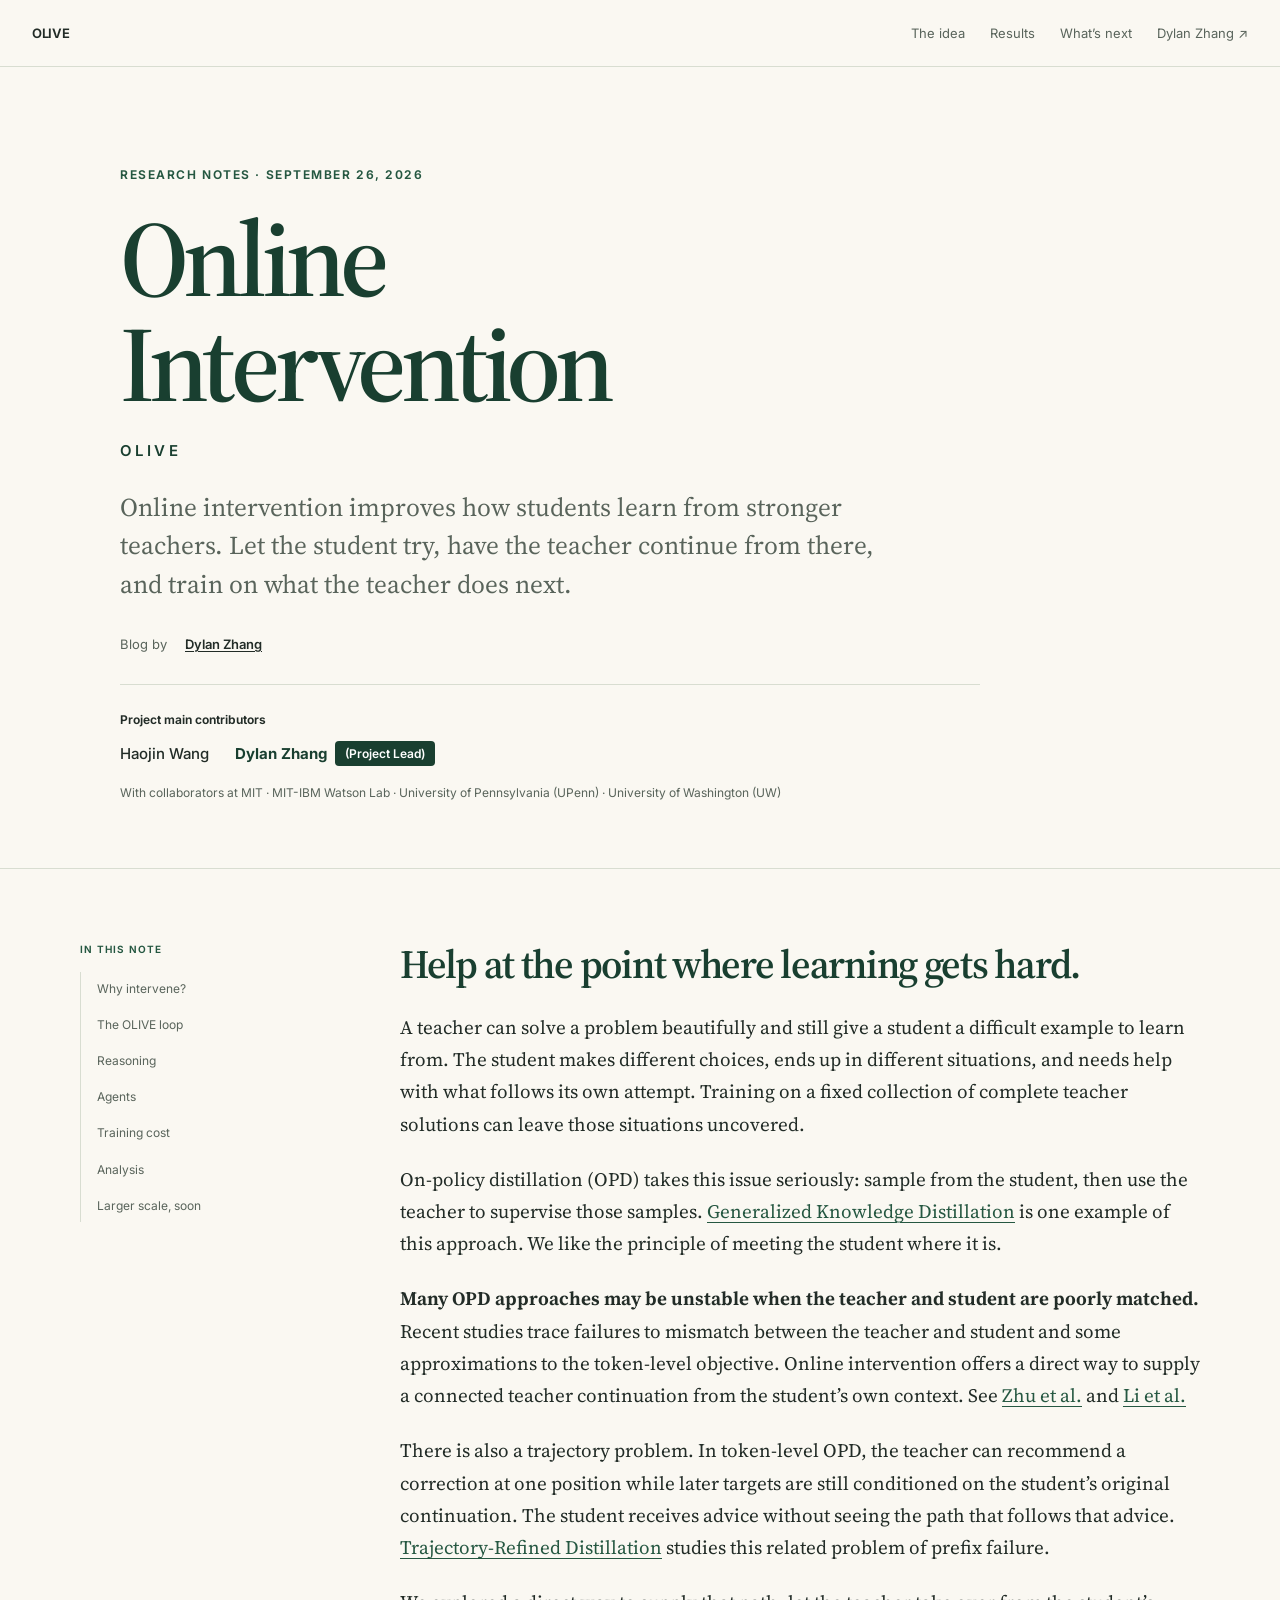
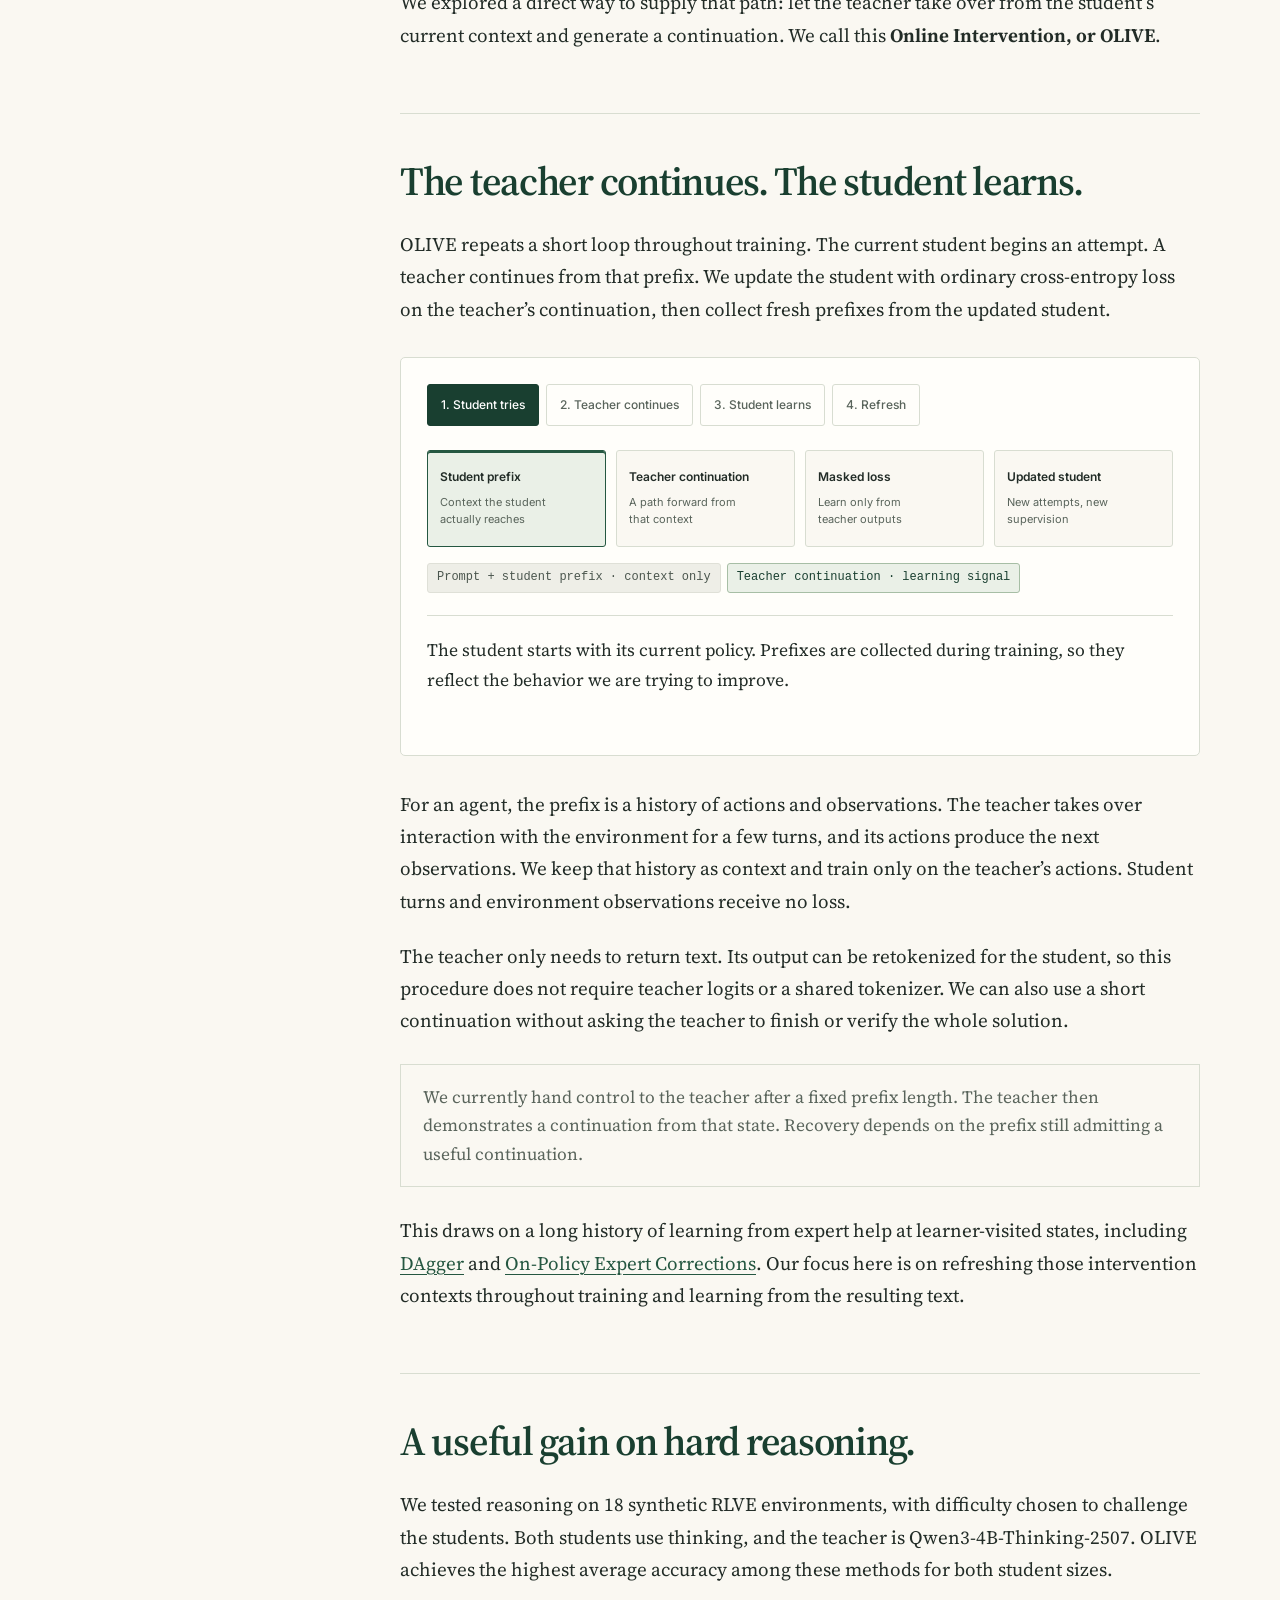
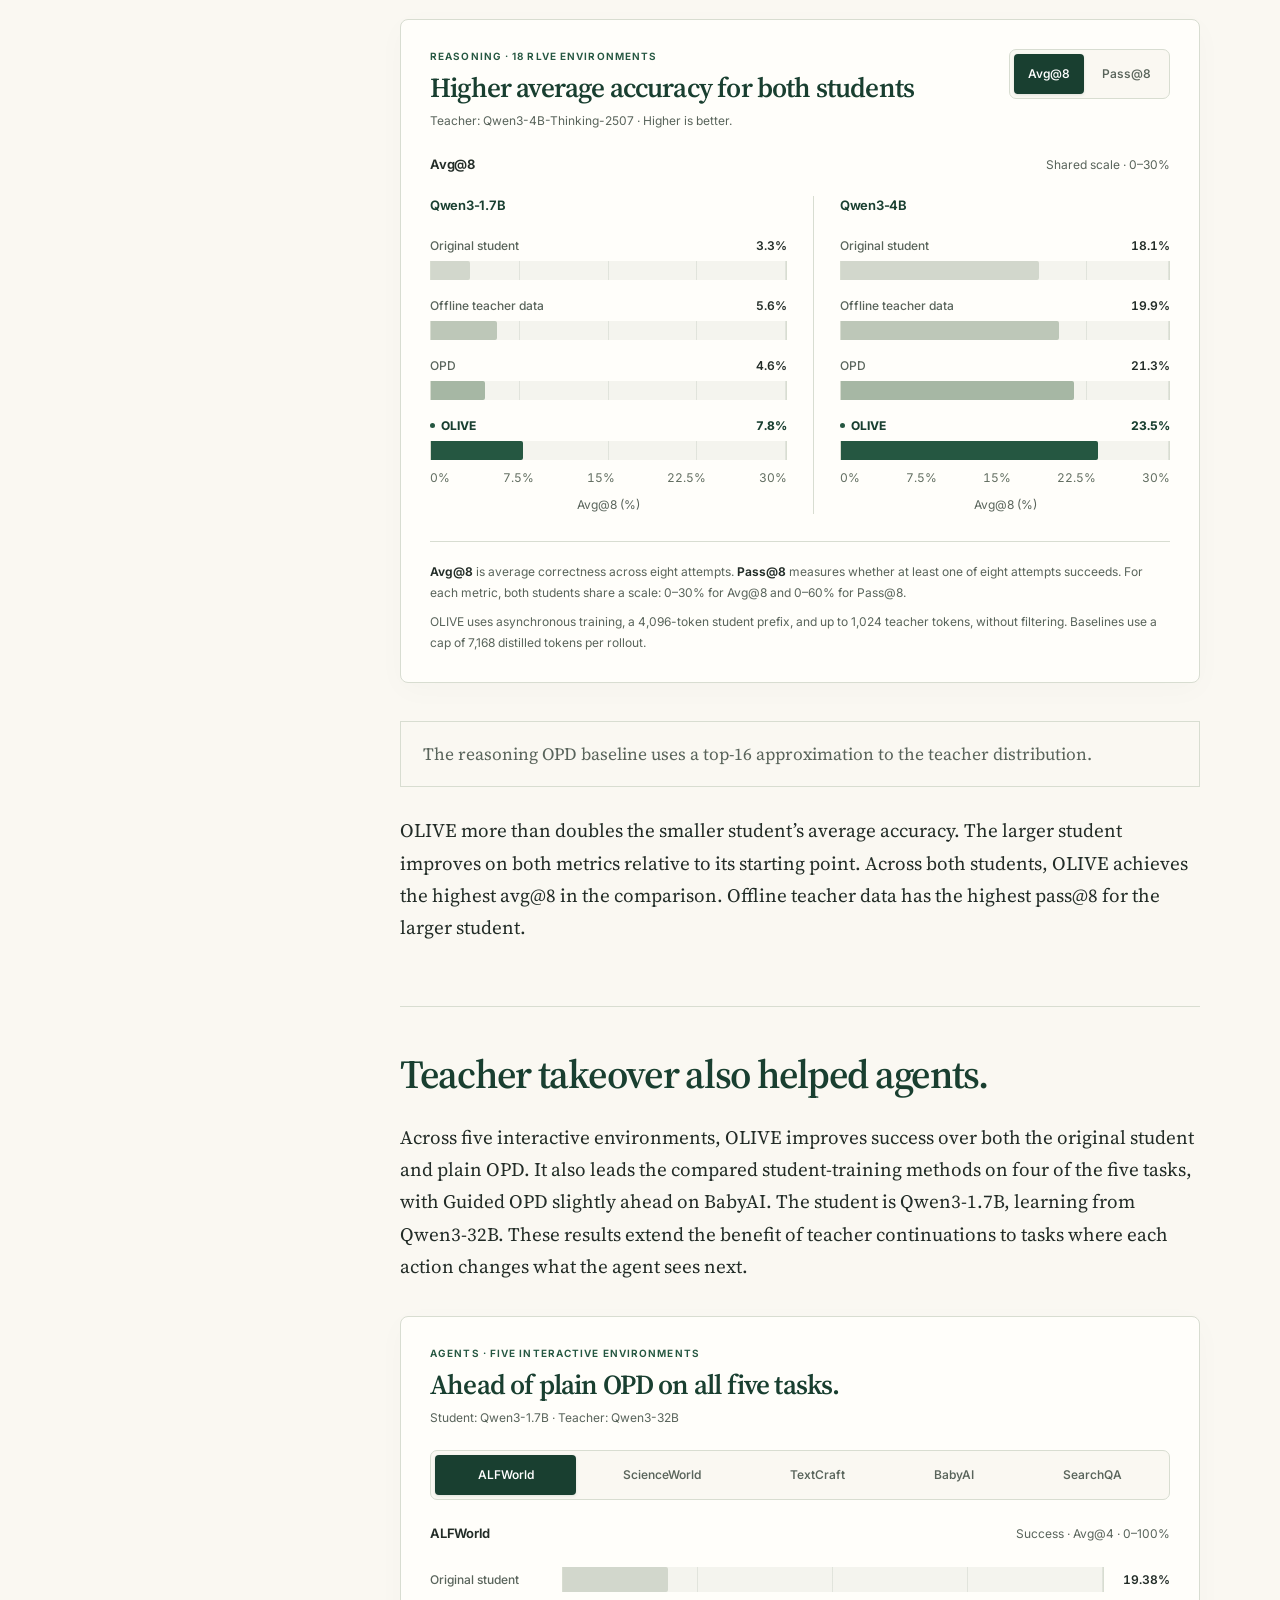
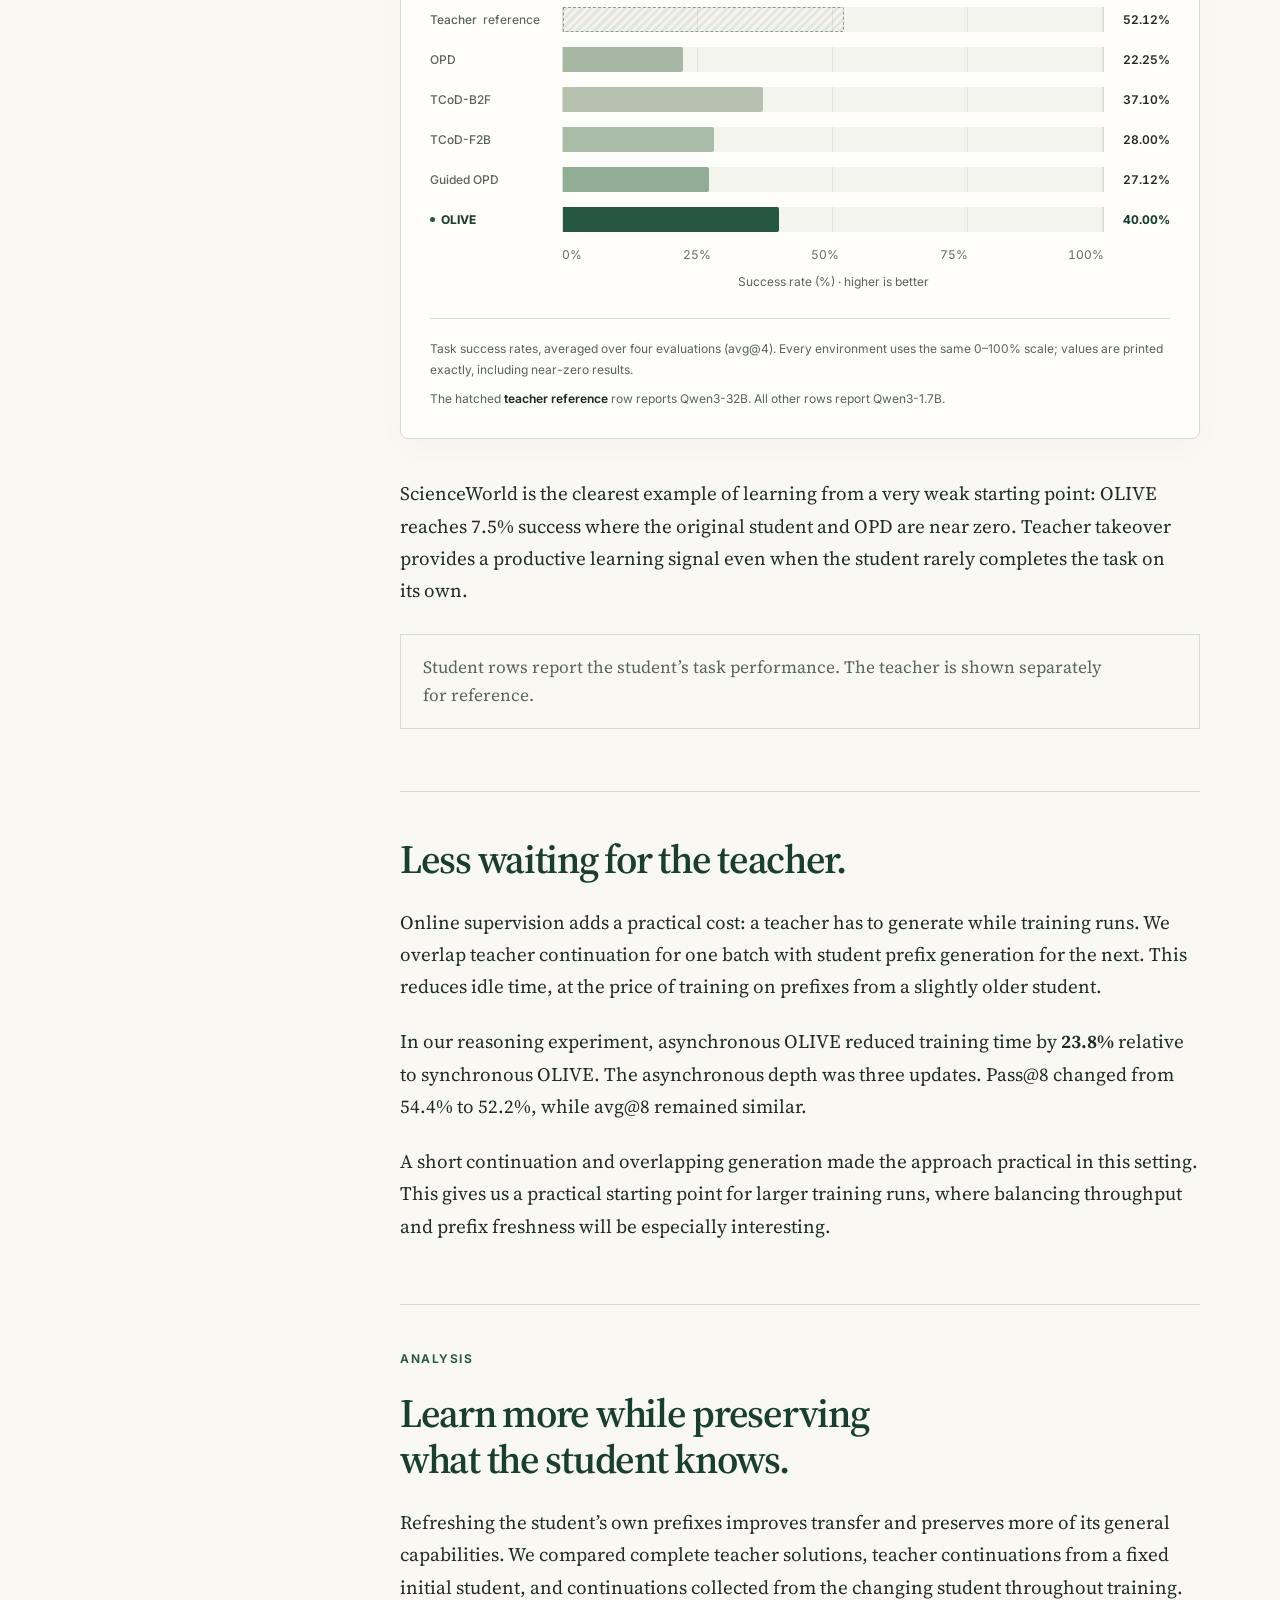
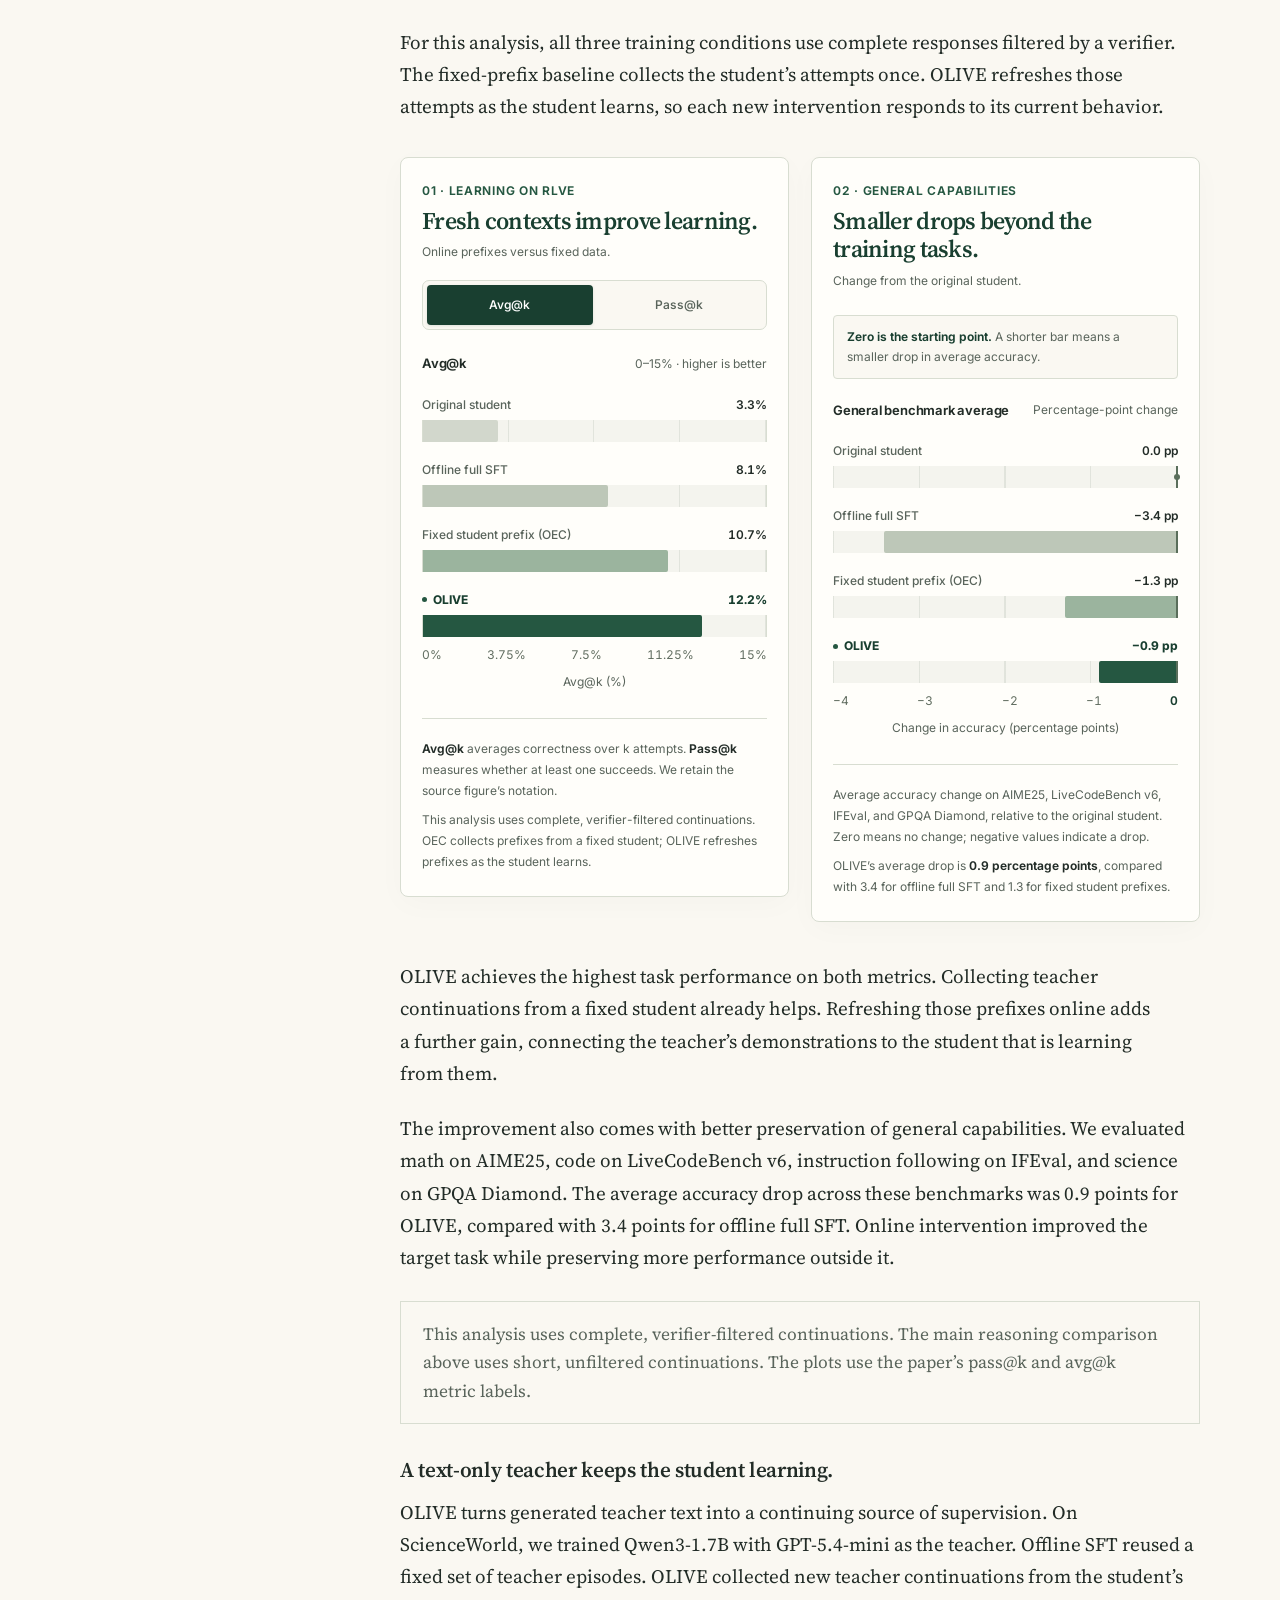
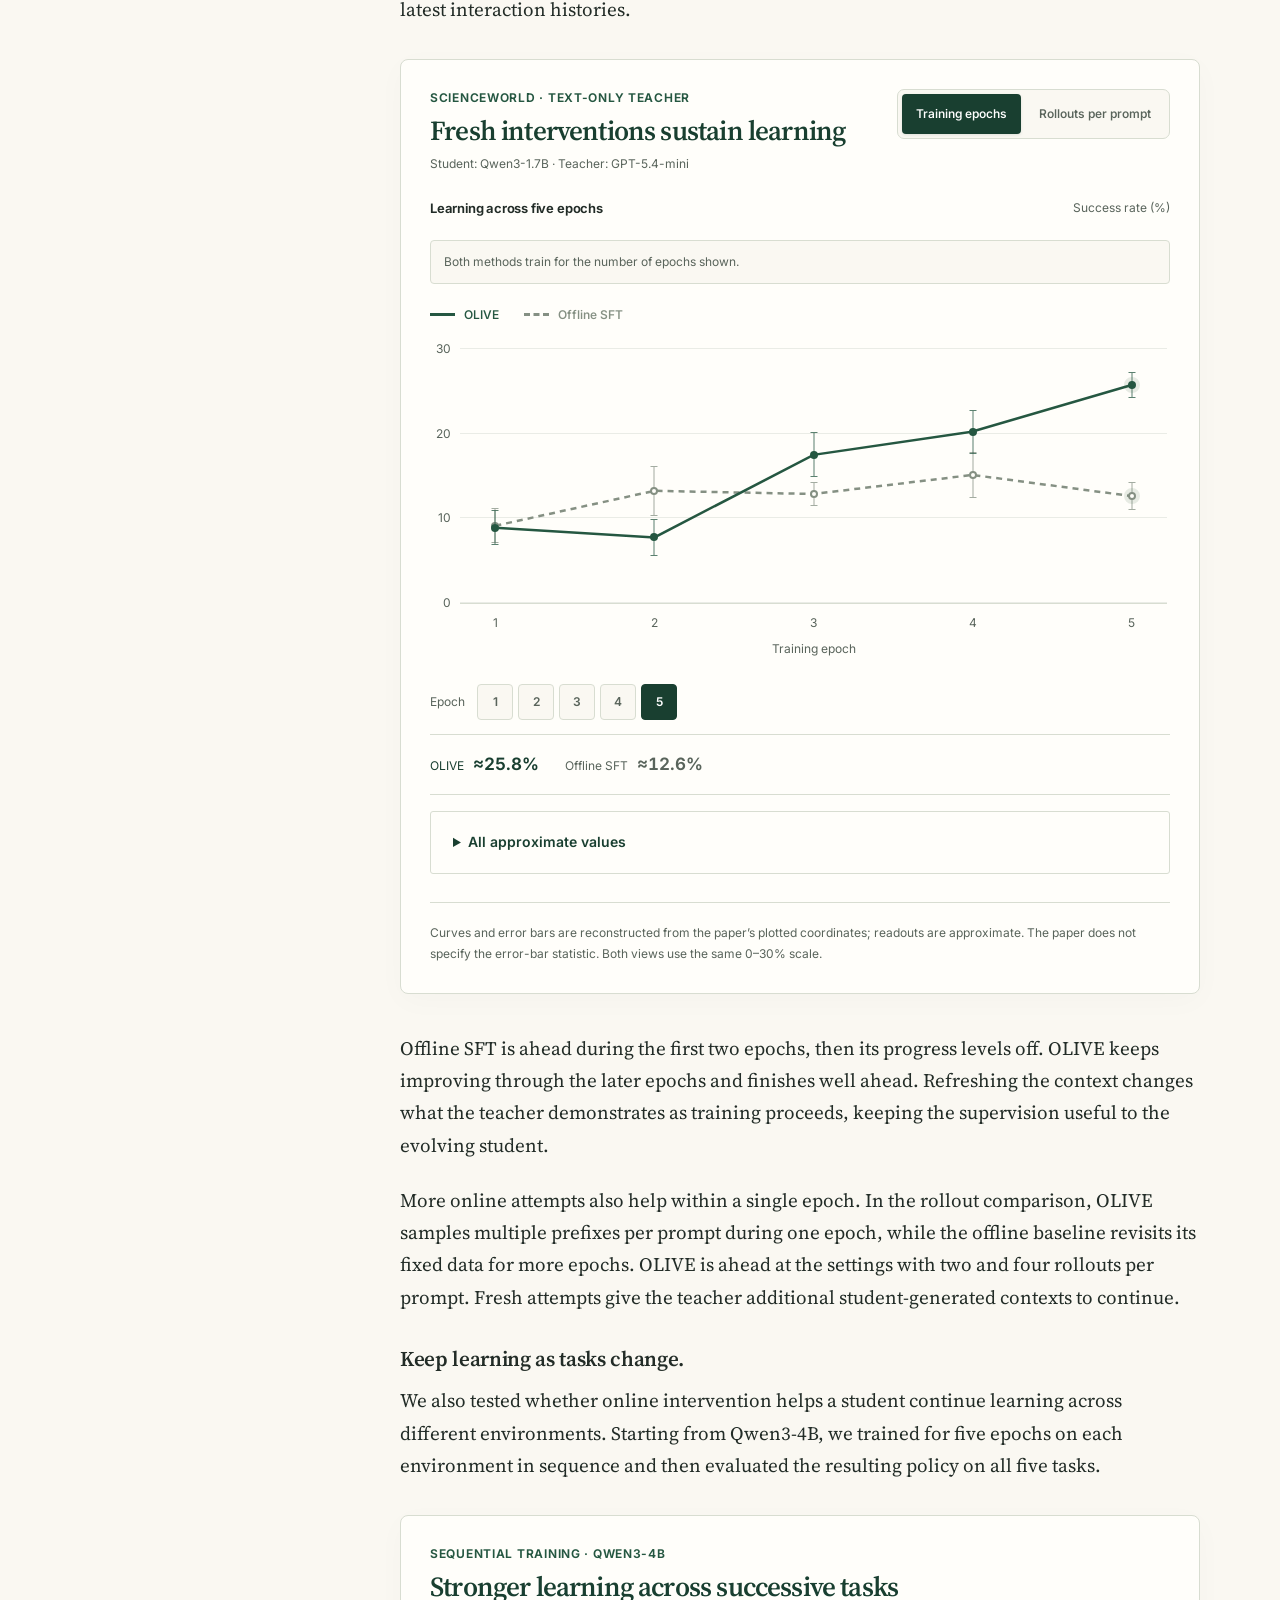
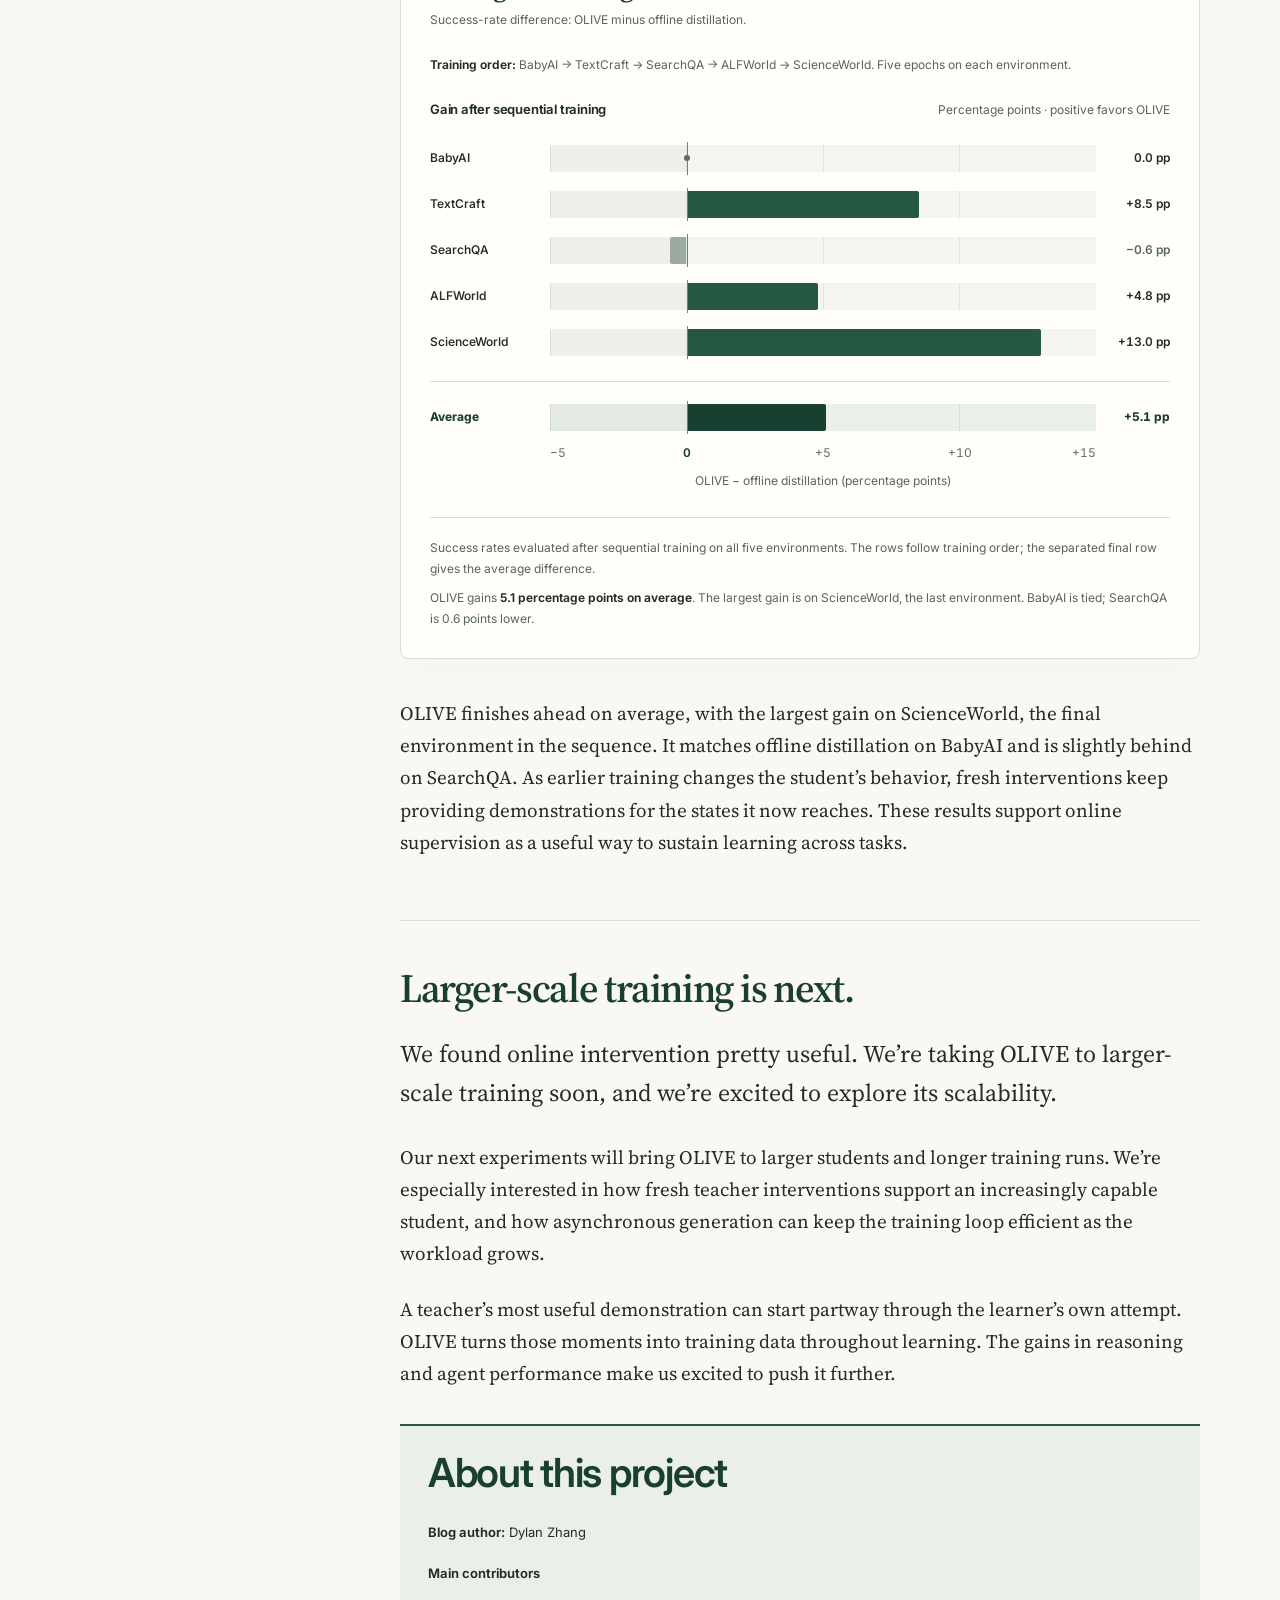
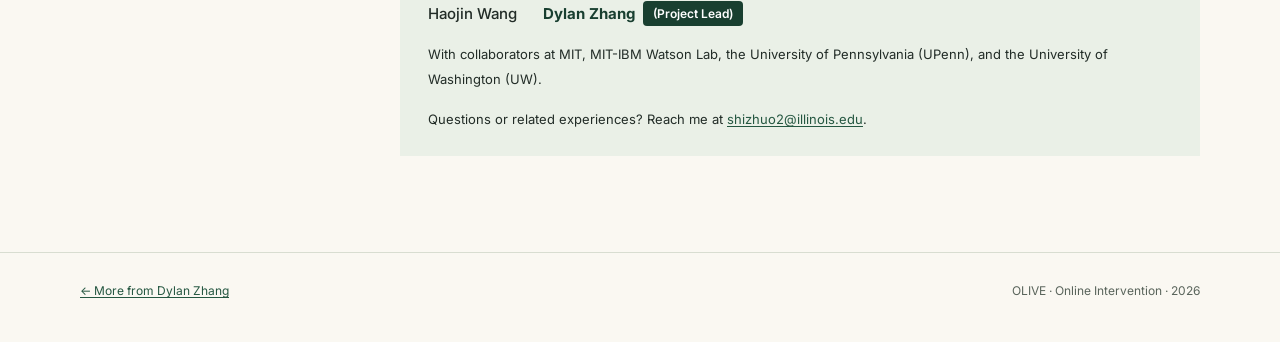
<file: olive/index.html>
<!doctype html>
<html lang="en">
<head>
  <meta charset="utf-8">
  <meta name="viewport" content="width=device-width, initial-scale=1">
  <title>OLIVE: Online Intervention | Dylan Zhang</title>
  <meta name="description" content="We found online intervention pretty useful: let a student try, let a teacher continue, and learn from that continuation. Results on reasoning and agent training, with larger-scale experiments coming next.">
  <meta name="author" content="Dylan Zhang">
  <meta name="theme-color" content="#1d5b45">
  <link rel="canonical" href="https://dylanzsz.github.io/olive/">
  <meta property="og:type" content="article">
  <meta property="og:title" content="OLIVE: Online Intervention">
  <meta property="og:description" content="Learning from a teacher who steps in where the student actually gets to. Better reasoning and agent training through teacher continuations, with larger-scale experiments coming next.">
  <meta property="og:url" content="https://dylanzsz.github.io/olive/">
  <meta property="og:image" content="https://dylanzsz.github.io/olive/figures/agentic-results.png">
  <meta property="og:image:alt" content="Success rates across five agent benchmarks for the student, OPD, Guided OPD, and OLIVE.">
  <meta property="article:published_time" content="2026-09-26">
  <meta name="twitter:card" content="summary_large_image">
  <link rel="preconnect" href="https://fonts.googleapis.com">
  <link rel="preconnect" href="https://fonts.gstatic.com" crossorigin>
  <link href="https://fonts.googleapis.com/css2?family=Source+Serif+4:opsz,wght@8..60,400;8..60,600;8..60,700&amp;family=Inter:wght@400;500;600;700&amp;display=swap" rel="stylesheet">
  <link rel="stylesheet" href="styles.css">
  <link rel="stylesheet" href="results.css">
  <link rel="stylesheet" href="analysis.css">
  <link rel="stylesheet" href="learning.css">
  <script src="script.js" defer></script>
  <script src="results.js" defer></script>
  <script src="learning.js" defer></script>
</head>
<body>
<a class="skip-link" href="#main">Skip to article</a>
<nav class="topnav" aria-label="Main navigation">
  <div class="nav-inner">
    <a class="brand" href="#top">OLIVE</a>
    <div class="nav-links"><a href="#method">The idea</a><a href="#reasoning">Results</a><a href="#next">What’s next</a><a href="/">Dylan Zhang ↗</a></div>
  </div>
  <div class="reading-progress" aria-hidden="true"><span></span></div>
</nav>

<header id="top" class="hero">
  <div class="shell">
    <p class="eyebrow">Research notes · September 26, 2026</p>
    <h1>Online<br>Intervention<span class="hero-acronym">OLIVE</span></h1>
    <p class="hero-lede">Online intervention improves how students learn from stronger teachers. Let the student try, have the teacher continue from there, and train on what the teacher does next.</p>
    <p class="byline">Blog by <a href="/">Dylan Zhang</a></p>
    <div class="project-credit">
      <p><strong>Project main contributors</strong></p>
      <div class="contributor-list">
        <span>Haojin Wang</span>
        <strong class="project-lead">Dylan Zhang <span class="lead-badge">(Project Lead)</span></strong>
      </div>
      <p>With collaborators at MIT · MIT-IBM Watson Lab · University of Pennsylvania (UPenn) · University of Washington (UW)</p>
    </div>
  </div>
</header>

<main id="main">
  <div class="shell article-grid">
    <aside class="toc" aria-label="On this page">
      <p>In this note</p>
      <nav><a href="#why">Why intervene?</a><a href="#method">The OLIVE loop</a><a href="#reasoning">Reasoning</a><a href="#agents">Agents</a><a href="#cost">Training cost</a><a href="#online">Analysis</a><a href="#next">Larger scale, soon</a></nav>
    </aside>
    <article class="prose">
      <section id="why">
        <h2>Help at the point where learning gets hard.</h2>
        <p>A teacher can solve a problem beautifully and still give a student a difficult example to learn from. The student makes different choices, ends up in different situations, and needs help with what follows its own attempt. Training on a fixed collection of complete teacher solutions can leave those situations uncovered.</p>
        <p>On-policy distillation (OPD) takes this issue seriously: sample from the student, then use the teacher to supervise those samples. <a href="https://arxiv.org/abs/2306.13649">Generalized Knowledge Distillation</a> is one example of this approach. We like the principle of meeting the student where it is.</p>
        <p><strong>Many OPD approaches may be unstable when the teacher and student are poorly matched.</strong> Recent studies trace failures to mismatch between the teacher and student and some approximations to the token-level objective. Online intervention offers a direct way to supply a connected teacher continuation from the student’s own context. See <a href="https://arxiv.org/abs/2605.11182">Zhu et al.</a> and <a href="https://arxiv.org/abs/2604.13016">Li et al.</a></p>
        <p>There is also a trajectory problem. In token-level OPD, the teacher can recommend a correction at one position while later targets are still conditioned on the student’s original continuation. The student receives advice without seeing the path that follows that advice. <a href="https://arxiv.org/abs/2606.08432">Trajectory-Refined Distillation</a> studies this related problem of prefix failure.</p>
        <p>We explored a direct way to supply that path: let the teacher take over from the student’s current context and generate a continuation. We call this <strong>Online Intervention, or OLIVE</strong>.</p>
      </section>

      <section id="method">
        <h2>The teacher continues. The student learns.</h2>
        <p>OLIVE repeats a short loop throughout training. The current student begins an attempt. A teacher continues from that prefix. We update the student with ordinary cross-entropy loss on the teacher’s continuation, then collect fresh prefixes from the updated student.</p>
        <div class="method-demo" aria-label="Explore one OLIVE training iteration">
          <div class="demo-controls" role="group" aria-label="Training stages">
            <button type="button" data-step="0" aria-pressed="true">1. Student tries</button>
            <button type="button" data-step="1" aria-pressed="false">2. Teacher continues</button>
            <button type="button" data-step="2" aria-pressed="false">3. Student learns</button>
            <button type="button" data-step="3" aria-pressed="false">4. Refresh</button>
          </div>
          <div class="demo-track">
            <div class="demo-stage" data-stage="0"><h3>Student prefix</h3><p>Context the student actually reaches</p></div>
            <div class="demo-stage" data-stage="1"><h3>Teacher continuation</h3><p>A path forward from that context</p></div>
            <div class="demo-stage" data-stage="2"><h3>Masked loss</h3><p>Learn only from teacher outputs</p></div>
            <div class="demo-stage" data-stage="3"><h3>Updated student</h3><p>New attempts, new supervision</p></div>
          </div>
          <div class="token-strip" aria-label="Loss mask"><span class="student-token">Prompt + student prefix · context only</span><span class="teacher-token">Teacher continuation · learning signal</span></div>
          <div class="demo-detail" aria-live="polite">
            <p data-detail="0">The student starts with its current policy. Prefixes are collected during training, so they reflect the behavior we are trying to improve.</p>
            <p data-detail="1">The teacher receives the prompt and the student’s attempt. Each new teacher token conditions on its own previous tokens, creating a connected continuation.</p>
            <p data-detail="2">The student sees the full sequence. The prompt and student prefix are masked out of the loss. Cross-entropy teaches the student to produce the teacher’s continuation in that context.</p>
            <p data-detail="3">After updating the student, we collect new attempts and ask for new teacher continuations. The situations where we ask for help evolve with the learner.</p>
          </div>
        </div>
        <p>For an agent, the prefix is a history of actions and observations. The teacher takes over interaction with the environment for a few turns, and its actions produce the next observations. We keep that history as context and train only on the teacher’s actions. Student turns and environment observations receive no loss.</p>
        <p>The teacher only needs to return text. Its output can be retokenized for the student, so this procedure does not require teacher logits or a shared tokenizer. We can also use a short continuation without asking the teacher to finish or verify the whole solution.</p>
        <p class="note">We currently hand control to the teacher after a fixed prefix length. The teacher then demonstrates a continuation from that state. Recovery depends on the prefix still admitting a useful continuation.</p>
        <p>This draws on a long history of learning from expert help at learner-visited states, including <a href="https://proceedings.mlr.press/v15/ross11a.html">DAgger</a> and <a href="https://arxiv.org/abs/2512.14895">On-Policy Expert Corrections</a>. Our focus here is on refreshing those intervention contexts throughout training and learning from the resulting text.</p>
      </section>

      <section id="reasoning">
        <h2>A useful gain on hard reasoning.</h2>
        <p>We tested reasoning on 18 synthetic RLVE environments, with difficulty chosen to challenge the students. Both students use thinking, and the teacher is Qwen3-4B-Thinking-2507. OLIVE achieves the highest average accuracy among these methods for both student sizes.</p>
        <figure class="result-figure reasoning-results" data-result-plot="reasoning" aria-labelledby="reasoning-chart-title">
  <div class="result-header">
    <div><p class="result-eyebrow">Reasoning · 18 RLVE environments</p><h3 class="result-title" id="reasoning-chart-title">Higher average accuracy for both students</h3><p class="result-subtitle">Teacher: Qwen3-4B-Thinking-2507 · Higher is better.</p></div>
    <div class="result-controls" role="group" aria-label="Reasoning metric">
      <button type="button" data-result-select="avg" aria-pressed="true" aria-controls="reasoning-avg">Avg@8</button>
      <button type="button" data-result-select="pass" aria-pressed="false" aria-controls="reasoning-pass">Pass@8</button>
    </div>
  </div>
<div class="result-plot-panel" data-result-panel="avg" id="reasoning-avg" role="group" aria-label="RLVE Avg@8 for two student models" data-announcement="Showing Avg@8: average correctness across eight attempts. Both model plots use a zero to thirty percent scale.">
  <div class="plot-panel-heading"><h4>Avg@8</h4><span class="plot-scale-label">Shared scale · 0–30%</span></div>
  <div class="model-plots">
<div class="model-plot"><h4>Qwen3-1.7B</h4><ol class="plot-bars" role="list" aria-label="Qwen3-1.7B Avg@8 results in percent">
<li class="plot-row method-student" data-value="3.3">
  <span class="plot-method">Original student</span><span class="plot-value">3.3%</span>
  <span class="plot-track" aria-hidden="true"><span class="plot-bar" style="--bar-size: 11%"></span></span>
</li>
<li class="plot-row method-offline" data-value="5.6">
  <span class="plot-method">Offline teacher data</span><span class="plot-value">5.6%</span>
  <span class="plot-track" aria-hidden="true"><span class="plot-bar" style="--bar-size: 18.66666666%"></span></span>
</li>
<li class="plot-row method-opd" data-value="4.6">
  <span class="plot-method">OPD</span><span class="plot-value">4.6%</span>
  <span class="plot-track" aria-hidden="true"><span class="plot-bar" style="--bar-size: 15.33333334%"></span></span>
</li>
<li class="plot-row method-olive" data-value="7.8">
  <span class="plot-method">OLIVE</span><span class="plot-value">7.8%</span>
  <span class="plot-track" aria-hidden="true"><span class="plot-bar" style="--bar-size: 26%"></span></span>
</li>
</ol><div class="plot-axis" aria-hidden="true"><span>0%</span><span>7.5%</span><span>15%</span><span>22.5%</span><span>30%</span></div>
<p class="plot-axis-title">Avg@8 (%)</p></div>
<div class="model-plot"><h4>Qwen3-4B</h4><ol class="plot-bars" role="list" aria-label="Qwen3-4B Avg@8 results in percent">
<li class="plot-row method-student" data-value="18.1">
  <span class="plot-method">Original student</span><span class="plot-value">18.1%</span>
  <span class="plot-track" aria-hidden="true"><span class="plot-bar" style="--bar-size: 60.33333334%"></span></span>
</li>
<li class="plot-row method-offline" data-value="19.9">
  <span class="plot-method">Offline teacher data</span><span class="plot-value">19.9%</span>
  <span class="plot-track" aria-hidden="true"><span class="plot-bar" style="--bar-size: 66.33333334%"></span></span>
</li>
<li class="plot-row method-opd" data-value="21.3">
  <span class="plot-method">OPD</span><span class="plot-value">21.3%</span>
  <span class="plot-track" aria-hidden="true"><span class="plot-bar" style="--bar-size: 71%"></span></span>
</li>
<li class="plot-row method-olive" data-value="23.5">
  <span class="plot-method">OLIVE</span><span class="plot-value">23.5%</span>
  <span class="plot-track" aria-hidden="true"><span class="plot-bar" style="--bar-size: 78.33333334%"></span></span>
</li>
</ol><div class="plot-axis" aria-hidden="true"><span>0%</span><span>7.5%</span><span>15%</span><span>22.5%</span><span>30%</span></div>
<p class="plot-axis-title">Avg@8 (%)</p></div>
</div></div>
<div class="result-plot-panel" data-result-panel="pass" id="reasoning-pass" role="group" aria-label="RLVE Pass@8 for two student models" data-announcement="Showing Pass@8: at least one successful attempt out of eight. Both model plots use a zero to sixty percent scale.">
  <div class="plot-panel-heading"><h4>Pass@8</h4><span class="plot-scale-label">Shared scale · 0–60%</span></div>
  <div class="model-plots">
<div class="model-plot"><h4>Qwen3-1.7B</h4><ol class="plot-bars" role="list" aria-label="Qwen3-1.7B Pass@8 results in percent">
<li class="plot-row method-student" data-value="11.1">
  <span class="plot-method">Original student</span><span class="plot-value">11.1%</span>
  <span class="plot-track" aria-hidden="true"><span class="plot-bar" style="--bar-size: 18.5%"></span></span>
</li>
<li class="plot-row method-offline" data-value="15.0">
  <span class="plot-method">Offline teacher data</span><span class="plot-value">15.0%</span>
  <span class="plot-track" aria-hidden="true"><span class="plot-bar" style="--bar-size: 25%"></span></span>
</li>
<li class="plot-row method-opd" data-value="14.4">
  <span class="plot-method">OPD</span><span class="plot-value">14.4%</span>
  <span class="plot-track" aria-hidden="true"><span class="plot-bar" style="--bar-size: 24%"></span></span>
</li>
<li class="plot-row method-olive" data-value="19.4">
  <span class="plot-method">OLIVE</span><span class="plot-value">19.4%</span>
  <span class="plot-track" aria-hidden="true"><span class="plot-bar" style="--bar-size: 32.33333333%"></span></span>
</li>
</ol><div class="plot-axis" aria-hidden="true"><span>0%</span><span>15%</span><span>30%</span><span>45%</span><span>60%</span></div>
<p class="plot-axis-title">Pass@8 (%)</p></div>
<div class="model-plot"><h4>Qwen3-4B</h4><ol class="plot-bars" role="list" aria-label="Qwen3-4B Pass@8 results in percent">
<li class="plot-row method-student" data-value="46.1">
  <span class="plot-method">Original student</span><span class="plot-value">46.1%</span>
  <span class="plot-track" aria-hidden="true"><span class="plot-bar" style="--bar-size: 76.83333333%"></span></span>
</li>
<li class="plot-row method-offline" data-value="53.3">
  <span class="plot-method">Offline teacher data</span><span class="plot-value">53.3%</span>
  <span class="plot-track" aria-hidden="true"><span class="plot-bar" style="--bar-size: 88.83333333%"></span></span>
</li>
<li class="plot-row method-opd" data-value="45.6">
  <span class="plot-method">OPD</span><span class="plot-value">45.6%</span>
  <span class="plot-track" aria-hidden="true"><span class="plot-bar" style="--bar-size: 76%"></span></span>
</li>
<li class="plot-row method-olive" data-value="52.2">
  <span class="plot-method">OLIVE</span><span class="plot-value">52.2%</span>
  <span class="plot-track" aria-hidden="true"><span class="plot-bar" style="--bar-size: 87%"></span></span>
</li>
</ol><div class="plot-axis" aria-hidden="true"><span>0%</span><span>15%</span><span>30%</span><span>45%</span><span>60%</span></div>
<p class="plot-axis-title">Pass@8 (%)</p></div>
</div></div>
<p class="plot-status" role="status" aria-live="polite" aria-atomic="true"></p>
  <figcaption>
    <p><strong>Avg@8</strong> is average correctness across eight attempts. <strong>Pass@8</strong> measures whether at least one of eight attempts succeeds. For each metric, both students share a scale: 0–30% for Avg@8 and 0–60% for Pass@8.</p>
    <p>OLIVE uses asynchronous training, a 4,096-token student prefix, and up to 1,024 teacher tokens, without filtering. Baselines use a cap of 7,168 distilled tokens per rollout.</p>
  </figcaption>
</figure>

        <p class="note">The reasoning OPD baseline uses a top-16 approximation to the teacher distribution.</p>
        <p>OLIVE more than doubles the smaller student’s average accuracy. The larger student improves on both metrics relative to its starting point. Across both students, OLIVE achieves the highest avg@8 in the comparison. Offline teacher data has the highest pass@8 for the larger student.</p>
      </section>

      <section id="agents">
        <h2>Teacher takeover also helped agents.</h2>
        <p>Across five interactive environments, OLIVE improves success over both the original student and plain OPD. It also leads the compared student-training methods on four of the five tasks, with Guided OPD slightly ahead on BabyAI. The student is Qwen3-1.7B, learning from Qwen3-32B. These results extend the benefit of teacher continuations to tasks where each action changes what the agent sees next.</p>
        <figure class="result-figure agent-results" data-result-plot="agents" aria-labelledby="agent-chart-title">
  <div class="result-header">
    <div><p class="result-eyebrow">Agents · Five interactive environments</p><h3 class="result-title" id="agent-chart-title">Ahead of plain OPD on all five tasks.</h3><p class="result-subtitle">Student: Qwen3-1.7B · Teacher: Qwen3-32B</p></div>
    <div class="result-controls task-controls" role="group" aria-label="Agent environment">
<button type="button" data-result-select="alfworld" aria-pressed="true" aria-controls="agent-alfworld">ALFWorld</button>
<button type="button" data-result-select="scienceworld" aria-pressed="false" aria-controls="agent-scienceworld">ScienceWorld</button>
<button type="button" data-result-select="textcraft" aria-pressed="false" aria-controls="agent-textcraft">TextCraft</button>
<button type="button" data-result-select="babyai" aria-pressed="false" aria-controls="agent-babyai">BabyAI</button>
<button type="button" data-result-select="searchqa" aria-pressed="false" aria-controls="agent-searchqa">SearchQA</button>
</div></div>
<div class="result-plot-panel agent-plot" data-result-panel="alfworld" id="agent-alfworld" role="group" aria-label="ALFWorld success rates" data-announcement="Showing ALFWorld success rates, average over four evaluations. The scale is zero to one hundred percent.">
  <div class="plot-panel-heading"><h4>ALFWorld</h4><span class="plot-scale-label">Success · Avg@4 · 0–100%</span></div>
  <ol class="plot-bars" role="list" aria-label="ALFWorld average success rates in percent">
<li class="plot-row method-student" data-value="19.38">
  <span class="plot-method">Original student</span><span class="plot-value">19.38%</span>
  <span class="plot-track" aria-hidden="true"><span class="plot-bar" style="--bar-size: 19.38%"></span></span>
</li>
<li class="plot-row method-teacher" data-value="52.12">
  <span class="plot-method">Teacher <span class="plot-reference-tag">reference</span></span><span class="plot-value">52.12%</span>
  <span class="plot-track" aria-hidden="true"><span class="plot-bar" style="--bar-size: 52.12%"></span></span>
</li>
<li class="plot-row method-opd" data-value="22.25">
  <span class="plot-method">OPD</span><span class="plot-value">22.25%</span>
  <span class="plot-track" aria-hidden="true"><span class="plot-bar" style="--bar-size: 22.25%"></span></span>
</li>
<li class="plot-row method-tcod-b2f" data-value="37.10">
  <span class="plot-method">TCoD-B2F</span><span class="plot-value">37.10%</span>
  <span class="plot-track" aria-hidden="true"><span class="plot-bar" style="--bar-size: 37.1%"></span></span>
</li>
<li class="plot-row method-tcod-f2b" data-value="28.00">
  <span class="plot-method">TCoD-F2B</span><span class="plot-value">28.00%</span>
  <span class="plot-track" aria-hidden="true"><span class="plot-bar" style="--bar-size: 28%"></span></span>
</li>
<li class="plot-row method-guided" data-value="27.12">
  <span class="plot-method">Guided OPD</span><span class="plot-value">27.12%</span>
  <span class="plot-track" aria-hidden="true"><span class="plot-bar" style="--bar-size: 27.12%"></span></span>
</li>
<li class="plot-row method-olive" data-value="40.00">
  <span class="plot-method">OLIVE</span><span class="plot-value">40.00%</span>
  <span class="plot-track" aria-hidden="true"><span class="plot-bar" style="--bar-size: 40%"></span></span>
</li>
</ol><div class="plot-axis" aria-hidden="true"><span>0%</span><span>25%</span><span>50%</span><span>75%</span><span>100%</span></div>
<p class="plot-axis-title">Success rate (%) · higher is better</p></div>
<div class="result-plot-panel agent-plot" data-result-panel="scienceworld" id="agent-scienceworld" role="group" aria-label="ScienceWorld success rates" data-announcement="Showing ScienceWorld success rates, average over four evaluations. The scale is zero to one hundred percent.">
  <div class="plot-panel-heading"><h4>ScienceWorld</h4><span class="plot-scale-label">Success · Avg@4 · 0–100%</span></div>
  <ol class="plot-bars" role="list" aria-label="ScienceWorld average success rates in percent">
<li class="plot-row method-student" data-value="0.12">
  <span class="plot-method">Original student</span><span class="plot-value">0.12%</span>
  <span class="plot-track" aria-hidden="true"><span class="plot-bar" style="--bar-size: 0.12%"></span></span>
</li>
<li class="plot-row method-teacher" data-value="15.62">
  <span class="plot-method">Teacher <span class="plot-reference-tag">reference</span></span><span class="plot-value">15.62%</span>
  <span class="plot-track" aria-hidden="true"><span class="plot-bar" style="--bar-size: 15.62%"></span></span>
</li>
<li class="plot-row method-opd" data-value="0.00">
  <span class="plot-method">OPD</span><span class="plot-value">0.00%</span>
  <span class="plot-track" aria-hidden="true"><span class="plot-bar" style="--bar-size: 0%"></span></span>
</li>
<li class="plot-row method-tcod-b2f" data-value="0.75">
  <span class="plot-method">TCoD-B2F</span><span class="plot-value">0.75%</span>
  <span class="plot-track" aria-hidden="true"><span class="plot-bar" style="--bar-size: 0.75%"></span></span>
</li>
<li class="plot-row method-tcod-f2b" data-value="0.50">
  <span class="plot-method">TCoD-F2B</span><span class="plot-value">0.50%</span>
  <span class="plot-track" aria-hidden="true"><span class="plot-bar" style="--bar-size: 0.5%"></span></span>
</li>
<li class="plot-row method-guided" data-value="0.75">
  <span class="plot-method">Guided OPD</span><span class="plot-value">0.75%</span>
  <span class="plot-track" aria-hidden="true"><span class="plot-bar" style="--bar-size: 0.75%"></span></span>
</li>
<li class="plot-row method-olive" data-value="7.50">
  <span class="plot-method">OLIVE</span><span class="plot-value">7.50%</span>
  <span class="plot-track" aria-hidden="true"><span class="plot-bar" style="--bar-size: 7.5%"></span></span>
</li>
</ol><div class="plot-axis" aria-hidden="true"><span>0%</span><span>25%</span><span>50%</span><span>75%</span><span>100%</span></div>
<p class="plot-axis-title">Success rate (%) · higher is better</p></div>
<div class="result-plot-panel agent-plot" data-result-panel="textcraft" id="agent-textcraft" role="group" aria-label="TextCraft success rates" data-announcement="Showing TextCraft success rates, average over four evaluations. The scale is zero to one hundred percent.">
  <div class="plot-panel-heading"><h4>TextCraft</h4><span class="plot-scale-label">Success · Avg@4 · 0–100%</span></div>
  <ol class="plot-bars" role="list" aria-label="TextCraft average success rates in percent">
<li class="plot-row method-student" data-value="23.00">
  <span class="plot-method">Original student</span><span class="plot-value">23.00%</span>
  <span class="plot-track" aria-hidden="true"><span class="plot-bar" style="--bar-size: 23%"></span></span>
</li>
<li class="plot-row method-teacher" data-value="85.50">
  <span class="plot-method">Teacher <span class="plot-reference-tag">reference</span></span><span class="plot-value">85.50%</span>
  <span class="plot-track" aria-hidden="true"><span class="plot-bar" style="--bar-size: 85.5%"></span></span>
</li>
<li class="plot-row method-opd" data-value="29.50">
  <span class="plot-method">OPD</span><span class="plot-value">29.50%</span>
  <span class="plot-track" aria-hidden="true"><span class="plot-bar" style="--bar-size: 29.5%"></span></span>
</li>
<li class="plot-row method-tcod-b2f" data-value="39.50">
  <span class="plot-method">TCoD-B2F</span><span class="plot-value">39.50%</span>
  <span class="plot-track" aria-hidden="true"><span class="plot-bar" style="--bar-size: 39.5%"></span></span>
</li>
<li class="plot-row method-tcod-f2b" data-value="45.50">
  <span class="plot-method">TCoD-F2B</span><span class="plot-value">45.50%</span>
  <span class="plot-track" aria-hidden="true"><span class="plot-bar" style="--bar-size: 45.5%"></span></span>
</li>
<li class="plot-row method-guided" data-value="45.50">
  <span class="plot-method">Guided OPD</span><span class="plot-value">45.50%</span>
  <span class="plot-track" aria-hidden="true"><span class="plot-bar" style="--bar-size: 45.5%"></span></span>
</li>
<li class="plot-row method-olive" data-value="55.25">
  <span class="plot-method">OLIVE</span><span class="plot-value">55.25%</span>
  <span class="plot-track" aria-hidden="true"><span class="plot-bar" style="--bar-size: 55.25%"></span></span>
</li>
</ol><div class="plot-axis" aria-hidden="true"><span>0%</span><span>25%</span><span>50%</span><span>75%</span><span>100%</span></div>
<p class="plot-axis-title">Success rate (%) · higher is better</p></div>
<div class="result-plot-panel agent-plot" data-result-panel="babyai" id="agent-babyai" role="group" aria-label="BabyAI success rates" data-announcement="Showing BabyAI success rates, average over four evaluations. The scale is zero to one hundred percent.">
  <div class="plot-panel-heading"><h4>BabyAI</h4><span class="plot-scale-label">Success · Avg@4 · 0–100%</span></div>
  <ol class="plot-bars" role="list" aria-label="BabyAI average success rates in percent">
<li class="plot-row method-student" data-value="38.33">
  <span class="plot-method">Original student</span><span class="plot-value">38.33%</span>
  <span class="plot-track" aria-hidden="true"><span class="plot-bar" style="--bar-size: 38.33%"></span></span>
</li>
<li class="plot-row method-teacher" data-value="83.33">
  <span class="plot-method">Teacher <span class="plot-reference-tag">reference</span></span><span class="plot-value">83.33%</span>
  <span class="plot-track" aria-hidden="true"><span class="plot-bar" style="--bar-size: 83.33%"></span></span>
</li>
<li class="plot-row method-opd" data-value="43.06">
  <span class="plot-method">OPD</span><span class="plot-value">43.06%</span>
  <span class="plot-track" aria-hidden="true"><span class="plot-bar" style="--bar-size: 43.06%"></span></span>
</li>
<li class="plot-row method-tcod-b2f" data-value="66.30">
  <span class="plot-method">TCoD-B2F</span><span class="plot-value">66.30%</span>
  <span class="plot-track" aria-hidden="true"><span class="plot-bar" style="--bar-size: 66.3%"></span></span>
</li>
<li class="plot-row method-tcod-f2b" data-value="62.50">
  <span class="plot-method">TCoD-F2B</span><span class="plot-value">62.50%</span>
  <span class="plot-track" aria-hidden="true"><span class="plot-bar" style="--bar-size: 62.5%"></span></span>
</li>
<li class="plot-row method-guided" data-value="67.78">
  <span class="plot-method">Guided OPD</span><span class="plot-value">67.78%</span>
  <span class="plot-track" aria-hidden="true"><span class="plot-bar" style="--bar-size: 67.78%"></span></span>
</li>
<li class="plot-row method-olive" data-value="67.50">
  <span class="plot-method">OLIVE</span><span class="plot-value">67.50%</span>
  <span class="plot-track" aria-hidden="true"><span class="plot-bar" style="--bar-size: 67.5%"></span></span>
</li>
</ol><div class="plot-axis" aria-hidden="true"><span>0%</span><span>25%</span><span>50%</span><span>75%</span><span>100%</span></div>
<p class="plot-axis-title">Success rate (%) · higher is better</p></div>
<div class="result-plot-panel agent-plot" data-result-panel="searchqa" id="agent-searchqa" role="group" aria-label="SearchQA success rates" data-announcement="Showing SearchQA success rates, average over four evaluations. The scale is zero to one hundred percent.">
  <div class="plot-panel-heading"><h4>SearchQA</h4><span class="plot-scale-label">Success · Avg@4 · 0–100%</span></div>
  <ol class="plot-bars" role="list" aria-label="SearchQA average success rates in percent">
<li class="plot-row method-student" data-value="30.50">
  <span class="plot-method">Original student</span><span class="plot-value">30.50%</span>
  <span class="plot-track" aria-hidden="true"><span class="plot-bar" style="--bar-size: 30.5%"></span></span>
</li>
<li class="plot-row method-teacher" data-value="55.06">
  <span class="plot-method">Teacher <span class="plot-reference-tag">reference</span></span><span class="plot-value">55.06%</span>
  <span class="plot-track" aria-hidden="true"><span class="plot-bar" style="--bar-size: 55.06%"></span></span>
</li>
<li class="plot-row method-opd" data-value="29.56">
  <span class="plot-method">OPD</span><span class="plot-value">29.56%</span>
  <span class="plot-track" aria-hidden="true"><span class="plot-bar" style="--bar-size: 29.56%"></span></span>
</li>
<li class="plot-row method-tcod-b2f" data-value="37.69">
  <span class="plot-method">TCoD-B2F</span><span class="plot-value">37.69%</span>
  <span class="plot-track" aria-hidden="true"><span class="plot-bar" style="--bar-size: 37.69%"></span></span>
</li>
<li class="plot-row method-tcod-f2b" data-value="37.75">
  <span class="plot-method">TCoD-F2B</span><span class="plot-value">37.75%</span>
  <span class="plot-track" aria-hidden="true"><span class="plot-bar" style="--bar-size: 37.75%"></span></span>
</li>
<li class="plot-row method-guided" data-value="37.50">
  <span class="plot-method">Guided OPD</span><span class="plot-value">37.50%</span>
  <span class="plot-track" aria-hidden="true"><span class="plot-bar" style="--bar-size: 37.5%"></span></span>
</li>
<li class="plot-row method-olive" data-value="39.06">
  <span class="plot-method">OLIVE</span><span class="plot-value">39.06%</span>
  <span class="plot-track" aria-hidden="true"><span class="plot-bar" style="--bar-size: 39.06%"></span></span>
</li>
</ol><div class="plot-axis" aria-hidden="true"><span>0%</span><span>25%</span><span>50%</span><span>75%</span><span>100%</span></div>
<p class="plot-axis-title">Success rate (%) · higher is better</p></div>
<p class="plot-status" role="status" aria-live="polite" aria-atomic="true"></p>
  <figcaption>
    <p>Task success rates, averaged over four evaluations (avg@4). Every environment uses the same 0–100% scale; values are printed exactly, including near-zero results.</p>
    <p>The hatched <strong>teacher reference</strong> row reports Qwen3-32B. All other rows report Qwen3-1.7B.</p>
  </figcaption>
</figure>

        <p>ScienceWorld is the clearest example of learning from a very weak starting point: OLIVE reaches 7.5% success where the original student and OPD are near zero. Teacher takeover provides a productive learning signal even when the student rarely completes the task on its own.</p>
        <p class="note">Student rows report the student’s task performance. The teacher is shown separately for reference.</p>
      </section>

      <section id="cost">
        <h2>Less waiting for the teacher.</h2>
        <p>Online supervision adds a practical cost: a teacher has to generate while training runs. We overlap teacher continuation for one batch with student prefix generation for the next. This reduces idle time, at the price of training on prefixes from a slightly older student.</p>
        <p>In our reasoning experiment, asynchronous OLIVE reduced training time by <strong>23.8%</strong> relative to synchronous OLIVE. The asynchronous depth was three updates. Pass@8 changed from 54.4% to 52.2%, while avg@8 remained similar.</p>
        <p>A short continuation and overlapping generation made the approach practical in this setting. This gives us a practical starting point for larger training runs, where balancing throughput and prefix freshness will be especially interesting.</p>
      </section>

      <section id="online">
        <p class="eyebrow">Analysis</p>
        <h2>Learn more while preserving what the student knows.</h2>
        <p>Refreshing the student’s own prefixes improves transfer and preserves more of its general capabilities. We compared complete teacher solutions, teacher continuations from a fixed initial student, and continuations collected from the changing student throughout training.</p>
        <p>For this analysis, all three training conditions use complete responses filtered by a verifier. The fixed-prefix baseline collects the student’s attempts once. OLIVE refreshes those attempts as the student learns, so each new intervention responds to its current behavior.</p>
        <div class="analysis-pair">
<figure class="result-figure analysis-figure distribution-plot" data-result-plot="distribution" aria-labelledby="distribution-plot-title">
  <div class="result-header">
    <div><p class="result-eyebrow">01 · Learning on RLVE</p><h3 class="result-title" id="distribution-plot-title">Fresh contexts improve learning.</h3><p class="result-subtitle">Online prefixes versus fixed data.</p></div>
    <div class="result-controls" role="group" aria-label="Distribution analysis metric"><button type="button" data-result-select="avg" aria-pressed="true" aria-controls="distribution-avg">Avg@k</button><button type="button" data-result-select="pass" aria-pressed="false" aria-controls="distribution-pass">Pass@k</button></div>
  </div>
<div class="result-plot-panel" data-result-panel="avg" id="distribution-avg" role="group" aria-label="RLVE Avg@k distribution analysis" data-announcement="Showing Avg@k on RLVE. The scale is zero to 15 percent."><div class="plot-panel-heading"><h4>Avg@k</h4><span class="plot-scale-label">0–15% · higher is better</span></div><ol class="plot-bars" role="list" aria-label="RLVE Avg@k results in percent">
<li class="plot-row method-student" data-value="3.3"><span class="plot-method">Original student</span><span class="plot-value">3.3%</span><span class="plot-track" aria-hidden="true"><span class="plot-bar" style="--bar-size: 22%"></span></span></li>
<li class="plot-row method-offline" data-value="8.1"><span class="plot-method">Offline full SFT</span><span class="plot-value">8.1%</span><span class="plot-track" aria-hidden="true"><span class="plot-bar" style="--bar-size: 54%"></span></span></li>
<li class="plot-row method-oec" data-value="10.7"><span class="plot-method">Fixed student prefix (OEC)</span><span class="plot-value">10.7%</span><span class="plot-track" aria-hidden="true"><span class="plot-bar" style="--bar-size: 71.33333333%"></span></span></li>
<li class="plot-row method-olive" data-value="12.2"><span class="plot-method">OLIVE</span><span class="plot-value">12.2%</span><span class="plot-track" aria-hidden="true"><span class="plot-bar" style="--bar-size: 81.33333333%"></span></span></li>
</ol><div class="plot-axis" aria-hidden="true"><span>0%</span><span>3.75%</span><span>7.5%</span><span>11.25%</span><span>15%</span></div><p class="plot-axis-title">Avg@k (%)</p></div>
<div class="result-plot-panel" data-result-panel="pass" id="distribution-pass" role="group" aria-label="RLVE Pass@k distribution analysis" data-announcement="Showing Pass@k on RLVE. The scale is zero to 40 percent."><div class="plot-panel-heading"><h4>Pass@k</h4><span class="plot-scale-label">0–40% · higher is better</span></div><ol class="plot-bars" role="list" aria-label="RLVE Pass@k results in percent">
<li class="plot-row method-student" data-value="11.1"><span class="plot-method">Original student</span><span class="plot-value">11.1%</span><span class="plot-track" aria-hidden="true"><span class="plot-bar" style="--bar-size: 27.75%"></span></span></li>
<li class="plot-row method-offline" data-value="23.9"><span class="plot-method">Offline full SFT</span><span class="plot-value">23.9%</span><span class="plot-track" aria-hidden="true"><span class="plot-bar" style="--bar-size: 59.75%"></span></span></li>
<li class="plot-row method-oec" data-value="30.0"><span class="plot-method">Fixed student prefix (OEC)</span><span class="plot-value">30.0%</span><span class="plot-track" aria-hidden="true"><span class="plot-bar" style="--bar-size: 75%"></span></span></li>
<li class="plot-row method-olive" data-value="33.3"><span class="plot-method">OLIVE</span><span class="plot-value">33.3%</span><span class="plot-track" aria-hidden="true"><span class="plot-bar" style="--bar-size: 83.25%"></span></span></li>
</ol><div class="plot-axis" aria-hidden="true"><span>0%</span><span>10%</span><span>20%</span><span>30%</span><span>40%</span></div><p class="plot-axis-title">Pass@k (%)</p></div>
<p class="plot-status" role="status" aria-live="polite" aria-atomic="true"></p><figcaption><p><strong>Avg@k</strong> averages correctness over k attempts. <strong>Pass@k</strong> measures whether at least one succeeds. We retain the source figure’s notation.</p><p>This analysis uses complete, verifier-filtered continuations. OEC collects prefixes from a fixed student; OLIVE refreshes prefixes as the student learns.</p></figcaption></figure>
<figure class="result-figure analysis-figure forgetting-plot" aria-labelledby="forgetting-plot-title">
  <div class="result-header"><div><p class="result-eyebrow">02 · General capabilities</p><h3 class="result-title" id="forgetting-plot-title">Smaller drops beyond the training tasks.</h3><p class="result-subtitle">Change from the original student.</p></div></div>
  <p class="plot-annotation"><strong>Zero is the starting point.</strong> A shorter bar means a smaller drop in average accuracy.</p>
  <div class="plot-panel-heading"><h4>General benchmark average</h4><span class="plot-scale-label">Percentage-point change</span></div>
  <ol class="plot-bars" role="list" aria-label="Change in general benchmark average accuracy, in percentage points relative to the original student">
<li class="plot-row method-student is-zero" data-value="0.0"><span class="plot-method">Original student</span><span class="plot-value">0.0 pp</span><span class="plot-track" aria-hidden="true"><span class="plot-bar" style="--bar-size: 0%"></span></span></li>
<li class="plot-row method-offline" data-value="-3.4"><span class="plot-method">Offline full SFT</span><span class="plot-value">−3.4 pp</span><span class="plot-track" aria-hidden="true"><span class="plot-bar" style="--bar-size: 85%"></span></span></li>
<li class="plot-row method-oec" data-value="-1.3"><span class="plot-method">Fixed student prefix (OEC)</span><span class="plot-value">−1.3 pp</span><span class="plot-track" aria-hidden="true"><span class="plot-bar" style="--bar-size: 32.5%"></span></span></li>
<li class="plot-row method-olive" data-value="-0.9"><span class="plot-method">OLIVE</span><span class="plot-value">−0.9 pp</span><span class="plot-track" aria-hidden="true"><span class="plot-bar" style="--bar-size: 22.5%"></span></span></li>
</ol><div class="plot-axis" aria-hidden="true"><span>−4</span><span>−3</span><span>−2</span><span>−1</span><span>0</span></div><p class="plot-axis-title">Change in accuracy (percentage points)</p>
<figcaption><p>Average accuracy change on AIME25, LiveCodeBench v6, IFEval, and GPQA Diamond, relative to the original student. Zero means no change; negative values indicate a drop.</p><p>OLIVE’s average drop is <strong>0.9 percentage points</strong>, compared with 3.4 for offline full SFT and 1.3 for fixed student prefixes.</p></figcaption></figure>
</div>

        <p>OLIVE achieves the highest task performance on both metrics. Collecting teacher continuations from a fixed student already helps. Refreshing those prefixes online adds a further gain, connecting the teacher’s demonstrations to the student that is learning from them.</p>
        <p>The improvement also comes with better preservation of general capabilities. We evaluated math on AIME25, code on LiveCodeBench v6, instruction following on IFEval, and science on GPQA Diamond. The average accuracy drop across these benchmarks was 0.9 points for OLIVE, compared with 3.4 points for offline full SFT. Online intervention improved the target task while preserving more performance outside it.</p>
        <p class="note">This analysis uses complete, verifier-filtered continuations. The main reasoning comparison above uses short, unfiltered continuations. The plots use the paper’s pass@k and avg@k metric labels.</p>

        <h3 id="continued-learning">A text-only teacher keeps the student learning.</h3>
        <p>OLIVE turns generated teacher text into a continuing source of supervision. On ScienceWorld, we trained Qwen3-1.7B with GPT-5.4-mini as the teacher. Offline SFT reused a fixed set of teacher episodes. OLIVE collected new teacher continuations from the student’s latest interaction histories.</p>
        <figure class="result-figure analysis-figure learning-figure" data-result-plot="learning" aria-labelledby="learning-title">
  <div class="result-header">
    <div><p class="result-eyebrow">ScienceWorld · Text-only teacher</p><h4 class="result-title" id="learning-title">Fresh interventions sustain learning</h4><p class="result-subtitle">Student: Qwen3-1.7B · Teacher: GPT-5.4-mini</p></div>
    <div class="result-controls" role="group" aria-label="ScienceWorld analysis">
      <button type="button" data-result-select="epochs" aria-pressed="true" aria-controls="learning-epochs">Training epochs</button>
      <button type="button" data-result-select="rollouts" aria-pressed="false" aria-controls="learning-rollouts">Rollouts per prompt</button>
    </div>
  </div>
<div class="result-plot-panel learning-panel" data-result-panel="epochs" id="learning-epochs" role="group" aria-label="Learning across five epochs" data-announcement="Showing learning across five epochs.">
      <div class="plot-panel-heading"><h4>Learning across five epochs</h4><span class="plot-scale-label">Success rate (%)</span></div>
      <p class="plot-annotation">Both methods train for the number of epochs shown.</p>
      <div class="curve-legend" aria-label="Series legend"><span class="curve-olive">OLIVE</span><span class="curve-offline">Offline SFT</span></div>
      <div class="curve-chart" role="img" aria-label="ScienceWorld success rate by training epoch. Values are listed below.">
        <div class="curve-canvas" aria-hidden="true">
<div class="curve-grid" style="bottom:0.000000%"><span>0</span></div>
<div class="curve-grid" style="bottom:33.333333%"><span>10</span></div>
<div class="curve-grid" style="bottom:66.666667%"><span>20</span></div>
<div class="curve-grid" style="bottom:100.000000%"><span>30</span></div>
<svg class="curve-lines" viewBox="0 0 1000 1000" preserveAspectRatio="none" aria-hidden="true">
<polyline class="curve-line curve-offline" points="50.000000,695.833367 275.000000,558.333333 500.000000,570.833333 725.000000,495.833333 950.000000,579.166667"/>
<polyline class="curve-line curve-olive" points="50.000000,704.166633 275.000000,741.666600 500.000000,416.666700 725.000000,324.999967 950.000000,141.666667"/>
</svg>
<span class="curve-error curve-offline" data-series="Offline" data-x="1" data-low="7.068507" data-high="11.181494" style="left:5.000000%;bottom:23.561690%;height:13.709957%"></span>
<span class="curve-dot curve-offline" data-series="Offline" data-x="1" data-value="9.124999" style="left:5.000000%;bottom:30.416663%"></span>
<span class="curve-error curve-offline" data-series="Offline" data-x="2" data-low="10.291961" data-high="16.208042" style="left:27.500000%;bottom:34.306537%;height:19.720270%"></span>
<span class="curve-dot curve-offline" data-series="Offline" data-x="2" data-value="13.25" style="left:27.500000%;bottom:44.166667%"></span>
<span class="curve-error curve-offline" data-series="Offline" data-x="3" data-low="11.438861" data-high="14.311142" style="left:50.000000%;bottom:38.129537%;height:9.574270%"></span>
<span class="curve-dot curve-offline" data-series="Offline" data-x="3" data-value="12.875" style="left:50.000000%;bottom:42.916667%"></span>
<span class="curve-error curve-offline" data-series="Offline" data-x="4" data-low="12.405474" data-high="17.844529" style="left:72.500000%;bottom:41.351580%;height:18.130183%"></span>
<span class="curve-dot curve-offline" data-series="Offline" data-x="4" data-value="15.125" style="left:72.500000%;bottom:50.416667%"></span>
<span class="curve-error curve-offline" data-series="Offline" data-x="5" data-low="10.972981" data-high="14.277021" style="left:95.000000%;bottom:36.576603%;height:11.013467%"></span>
<span class="curve-dot curve-offline" data-series="Offline" data-x="5" data-value="12.625" style="left:95.000000%;bottom:42.083333%"></span>
<span class="curve-error curve-olive" data-series="OLIVE" data-x="1" data-low="6.818507" data-high="10.931495" style="left:5.000000%;bottom:22.728357%;height:13.709960%"></span>
<span class="curve-dot curve-olive" data-series="OLIVE" data-x="1" data-value="8.875001" style="left:5.000000%;bottom:29.583337%"></span>
<span class="curve-error curve-olive" data-series="OLIVE" data-x="2" data-low="5.532646" data-high="9.967357" style="left:27.500000%;bottom:18.442153%;height:14.782370%"></span>
<span class="curve-dot curve-olive" data-series="OLIVE" data-x="2" data-value="7.750002" style="left:27.500000%;bottom:25.833340%"></span>
<span class="curve-error curve-olive" data-series="OLIVE" data-x="3" data-low="14.854248" data-high="20.145751" style="left:50.000000%;bottom:49.514160%;height:17.638343%"></span>
<span class="curve-dot curve-olive" data-series="OLIVE" data-x="3" data-value="17.499999" style="left:50.000000%;bottom:58.333330%"></span>
<span class="curve-error curve-olive" data-series="OLIVE" data-x="4" data-low="17.651923" data-high="22.848076" style="left:72.500000%;bottom:58.839743%;height:17.320510%"></span>
<span class="curve-dot curve-olive" data-series="OLIVE" data-x="4" data-value="20.250001" style="left:72.500000%;bottom:67.500003%"></span>
<span class="curve-error curve-olive" data-series="OLIVE" data-x="5" data-low="24.25" data-high="27.250001" style="left:95.000000%;bottom:80.833333%;height:10.000003%"></span>
<span class="curve-dot curve-olive" data-series="OLIVE" data-x="5" data-value="25.75" style="left:95.000000%;bottom:85.833333%"></span>
</div><div class="curve-x-ticks" aria-hidden="true">
<span style="left:5.000000%">1</span>
<span style="left:27.500000%">2</span>
<span style="left:50.000000%">3</span>
<span style="left:72.500000%">4</span>
<span style="left:95.000000%">5</span>
</div><p class="plot-axis-title">Training epoch</p></div>
<div class="curve-inspect" role="group" aria-label="Inspect epochs values"><span class="curve-inspect-label">Epoch</span>
<button type="button" data-curve-x="1" data-offline="9.1" data-olive="8.9" aria-pressed="false" aria-controls="curve-readout-epochs" aria-label="Show values for epoch 1">1</button>
<button type="button" data-curve-x="2" data-offline="13.2" data-olive="7.8" aria-pressed="false" aria-controls="curve-readout-epochs" aria-label="Show values for epoch 2">2</button>
<button type="button" data-curve-x="3" data-offline="12.9" data-olive="17.5" aria-pressed="false" aria-controls="curve-readout-epochs" aria-label="Show values for epoch 3">3</button>
<button type="button" data-curve-x="4" data-offline="15.1" data-olive="20.3" aria-pressed="false" aria-controls="curve-readout-epochs" aria-label="Show values for epoch 4">4</button>
<button type="button" data-curve-x="5" data-offline="12.6" data-olive="25.8" aria-pressed="true" aria-controls="curve-readout-epochs" aria-label="Show values for epoch 5">5</button>
</div><div class="curve-readout" id="curve-readout-epochs" aria-live="polite" aria-atomic="true"><span class="curve-readout-olive">OLIVE <strong>≈25.8%</strong></span><span>Offline SFT <strong>≈12.6%</strong></span></div>
<details class="curve-values"><summary>All approximate values</summary><ul>
<li>Epoch 1: OLIVE ≈8.9%; Offline SFT ≈9.1%.</li>
<li>Epoch 2: OLIVE ≈7.8%; Offline SFT ≈13.2%.</li>
<li>Epoch 3: OLIVE ≈17.5%; Offline SFT ≈12.9%.</li>
<li>Epoch 4: OLIVE ≈20.3%; Offline SFT ≈15.1%.</li>
<li>Epoch 5: OLIVE ≈25.8%; Offline SFT ≈12.6%.</li>
</ul></details></div>
<div class="result-plot-panel learning-panel" data-result-panel="rollouts" id="learning-rollouts" role="group" aria-label="More student attempts within one epoch" data-announcement="Showing more student attempts within one epoch.">
      <div class="plot-panel-heading"><h4>More student attempts within one epoch</h4><span class="plot-scale-label">Success rate (%)</span></div>
      <p class="plot-annotation"><strong>OLIVE:</strong> rollouts per prompt in one epoch. <strong>Offline SFT:</strong> epochs on fixed data.</p>
      <div class="curve-legend" aria-label="Series legend"><span class="curve-olive">OLIVE</span><span class="curve-offline">Offline SFT</span></div>
      <div class="curve-chart" role="img" aria-label="ScienceWorld success rate by online rollouts per prompt and offline epochs. Values are listed below.">
        <div class="curve-canvas" aria-hidden="true">
<div class="curve-grid" style="bottom:0.000000%"><span>0</span></div>
<div class="curve-grid" style="bottom:33.333333%"><span>10</span></div>
<div class="curve-grid" style="bottom:66.666667%"><span>20</span></div>
<div class="curve-grid" style="bottom:100.000000%"><span>30</span></div>
<svg class="curve-lines" viewBox="0 0 1000 1000" preserveAspectRatio="none" aria-hidden="true">
<polyline class="curve-line curve-offline" points="50.000000,695.999967 350.000000,558.333300 950.000000,495.999967"/>
<polyline class="curve-line curve-olive" points="50.000000,703.999933 350.000000,529.333300 950.000000,333.333333"/>
</svg>
<span class="curve-error curve-offline" data-series="Offline" data-x="1" data-low="7.34" data-high="10.900002" style="left:5.000000%;bottom:24.466667%;height:11.866673%"></span>
<span class="curve-dot curve-offline" data-series="Offline" data-x="1" data-value="9.120001" style="left:5.000000%;bottom:30.400003%"></span>
<span class="curve-error curve-offline" data-series="Offline" data-x="2" data-low="10.690002" data-high="15.81" style="left:35.000000%;bottom:35.633340%;height:17.066660%"></span>
<span class="curve-dot curve-offline" data-series="Offline" data-x="2" data-value="13.250001" style="left:35.000000%;bottom:44.166670%"></span>
<span class="curve-error curve-offline" data-series="Offline" data-x="4" data-low="12.760002" data-high="17.480001" style="left:95.000000%;bottom:42.533340%;height:15.733330%"></span>
<span class="curve-dot curve-offline" data-series="Offline" data-x="4" data-value="15.120001" style="left:95.000000%;bottom:50.400003%"></span>
<span class="curve-error curve-olive" data-series="OLIVE" data-x="1" data-low="7.100001" data-high="10.660001" style="left:5.000000%;bottom:23.666670%;height:11.866667%"></span>
<span class="curve-dot curve-olive" data-series="OLIVE" data-x="1" data-value="8.880002" style="left:5.000000%;bottom:29.600007%"></span>
<span class="curve-error curve-olive" data-series="OLIVE" data-x="2" data-low="12.56" data-high="15.680001" style="left:35.000000%;bottom:41.866667%;height:10.400003%"></span>
<span class="curve-dot curve-olive" data-series="OLIVE" data-x="2" data-value="14.120001" style="left:35.000000%;bottom:47.066670%"></span>
<span class="curve-error curve-olive" data-series="OLIVE" data-x="4" data-low="19.500001" data-high="20.500002" style="left:95.000000%;bottom:65.000003%;height:3.333337%"></span>
<span class="curve-dot curve-olive" data-series="OLIVE" data-x="4" data-value="20.0" style="left:95.000000%;bottom:66.666667%"></span>
</div><div class="curve-x-ticks" aria-hidden="true">
<span style="left:5.000000%">1</span>
<span style="left:35.000000%">2</span>
<span style="left:95.000000%">4</span>
</div><p class="plot-axis-title">Online rollouts per prompt / offline epochs</p></div>
<div class="curve-inspect" role="group" aria-label="Inspect rollouts values"><span class="curve-inspect-label">Rollouts / epochs</span>
<button type="button" data-curve-x="1" data-offline="9.1" data-olive="8.9" aria-pressed="false" aria-controls="curve-readout-rollouts" aria-label="Show values for setting 1">1</button>
<button type="button" data-curve-x="2" data-offline="13.3" data-olive="14.1" aria-pressed="false" aria-controls="curve-readout-rollouts" aria-label="Show values for setting 2">2</button>
<button type="button" data-curve-x="4" data-offline="15.1" data-olive="20.0" aria-pressed="true" aria-controls="curve-readout-rollouts" aria-label="Show values for setting 4">4</button>
</div><div class="curve-readout" id="curve-readout-rollouts" aria-live="polite" aria-atomic="true"><span class="curve-readout-olive">OLIVE <strong>≈20.0%</strong></span><span>Offline SFT <strong>≈15.1%</strong></span></div>
<details class="curve-values"><summary>All approximate values</summary><ul>
<li>Setting 1: OLIVE ≈8.9%; Offline SFT ≈9.1%.</li>
<li>Setting 2: OLIVE ≈14.1%; Offline SFT ≈13.3%.</li>
<li>Setting 4: OLIVE ≈20.0%; Offline SFT ≈15.1%.</li>
</ul></details></div>
<p class="plot-status" role="status" aria-live="polite" aria-atomic="true"></p>
  <figcaption>Curves and error bars are reconstructed from the paper’s plotted coordinates; readouts are approximate. The paper does not specify the error-bar statistic. Both views use the same 0–30% scale.</figcaption>
</figure>
        <p>Offline SFT is ahead during the first two epochs, then its progress levels off. OLIVE keeps improving through the later epochs and finishes well ahead. Refreshing the context changes what the teacher demonstrates as training proceeds, keeping the supervision useful to the evolving student.</p>
        <p>More online attempts also help within a single epoch. In the rollout comparison, OLIVE samples multiple prefixes per prompt during one epoch, while the offline baseline revisits its fixed data for more epochs. OLIVE is ahead at the settings with two and four rollouts per prompt. Fresh attempts give the teacher additional student-generated contexts to continue.</p>

        <h3 id="continual-learning">Keep learning as tasks change.</h3>
        <p>We also tested whether online intervention helps a student continue learning across different environments. Starting from Qwen3-4B, we trained for five epochs on each environment in sequence and then evaluated the resulting policy on all five tasks.</p>
        <figure class="result-figure analysis-figure plasticity-plot" aria-labelledby="plasticity-plot-title">
  <div class="result-header"><div><p class="result-eyebrow">Sequential training · Qwen3-4B</p><h3 class="result-title" id="plasticity-plot-title">Stronger learning across successive tasks</h3><p class="result-subtitle">Success-rate difference: OLIVE minus offline distillation.</p></div></div>
  <p class="analysis-training-order"><strong>Training order:</strong> BabyAI → TextCraft → SearchQA → ALFWorld → ScienceWorld. Five epochs on each environment.</p>
  <div class="plot-panel-heading"><h4>Gain after sequential training</h4><span class="plot-scale-label">Percentage points · positive favors OLIVE</span></div>
  <ol class="plot-bars" role="list" aria-label="OLIVE minus offline distillation success rate, in percentage points, shown in training order">
<li class="plot-row is-zero" data-value="0.0"><span class="plot-method">BabyAI</span><span class="plot-value">0.0 pp</span><span class="plot-track" aria-hidden="true"><span class="plot-bar" style="--bar-start: 25%; --bar-size: 0%"></span></span></li>
<li class="plot-row" data-value="8.5"><span class="plot-method">TextCraft</span><span class="plot-value">+8.5 pp</span><span class="plot-track" aria-hidden="true"><span class="plot-bar" style="--bar-start: 25%; --bar-size: 42.5%"></span></span></li>
<li class="plot-row is-negative" data-value="-0.6"><span class="plot-method">SearchQA</span><span class="plot-value">−0.6 pp</span><span class="plot-track" aria-hidden="true"><span class="plot-bar" style="--bar-start: 22%; --bar-size: 3%"></span></span></li>
<li class="plot-row" data-value="4.8"><span class="plot-method">ALFWorld</span><span class="plot-value">+4.8 pp</span><span class="plot-track" aria-hidden="true"><span class="plot-bar" style="--bar-start: 25%; --bar-size: 24%"></span></span></li>
<li class="plot-row" data-value="13.0"><span class="plot-method">ScienceWorld</span><span class="plot-value">+13.0 pp</span><span class="plot-track" aria-hidden="true"><span class="plot-bar" style="--bar-start: 25%; --bar-size: 65%"></span></span></li>
</ol><ol class="plot-bars plot-average" role="list" aria-label="Mean success-rate difference across the five environments"><li class="plot-row" data-value="5.1"><span class="plot-method">Average</span><span class="plot-value">+5.1 pp</span><span class="plot-track" aria-hidden="true"><span class="plot-bar" style="--bar-start: 25%; --bar-size: 25.5%"></span></span></li></ol>
<div class="plot-axis" aria-hidden="true"><span>−5</span><span>0</span><span>+5</span><span>+10</span><span>+15</span></div><p class="plot-axis-title">OLIVE − offline distillation (percentage points)</p>
<figcaption><p>Success rates evaluated after sequential training on all five environments. The rows follow training order; the separated final row gives the average difference.</p><p>OLIVE gains <strong>5.1 percentage points on average</strong>. The largest gain is on ScienceWorld, the last environment. BabyAI is tied; SearchQA is 0.6 points lower.</p></figcaption>
</figure>

        <p>OLIVE finishes ahead on average, with the largest gain on ScienceWorld, the final environment in the sequence. It matches offline distillation on BabyAI and is slightly behind on SearchQA. As earlier training changes the student’s behavior, fresh interventions keep providing demonstrations for the states it now reaches. These results support online supervision as a useful way to sustain learning across tasks.</p>
      </section>

      <section id="next">
        <h2>Larger-scale training is next.</h2>
        <p class="lede">We found online intervention pretty useful. We’re taking OLIVE to larger-scale training soon, and we’re excited to explore its scalability.</p>
        <p>Our next experiments will bring OLIVE to larger students and longer training runs. We’re especially interested in how fresh teacher interventions support an increasingly capable student, and how asynchronous generation can keep the training loop efficient as the workload grows.</p>
        <p>A teacher’s most useful demonstration can start partway through the learner’s own attempt. OLIVE turns those moments into training data throughout learning. The gains in reasoning and agent performance make us excited to push it further.</p>
      </section>

      <div class="credit-box">
        <h2>About this project</h2>
        <p><strong>Blog author:</strong> Dylan Zhang</p>
        <p><strong>Main contributors</strong></p>
        <div class="contributor-list">
          <span>Haojin Wang</span>
          <strong class="project-lead">Dylan Zhang <span class="lead-badge">(Project Lead)</span></strong>
        </div>
        <p>With collaborators at MIT, MIT-IBM Watson Lab, the University of Pennsylvania (UPenn), and the University of Washington (UW).</p>
        <p>Questions or related experiences? Reach me at <a href="mailto:shizhuo2@illinois.edu">shizhuo2@illinois.edu</a>.</p>
      </div>
    </article>
  </div>
</main>
<footer><div class="shell"><a href="/">← More from Dylan Zhang</a><span>OLIVE · Online Intervention · 2026</span></div></footer>
</body>
</html>
</file>
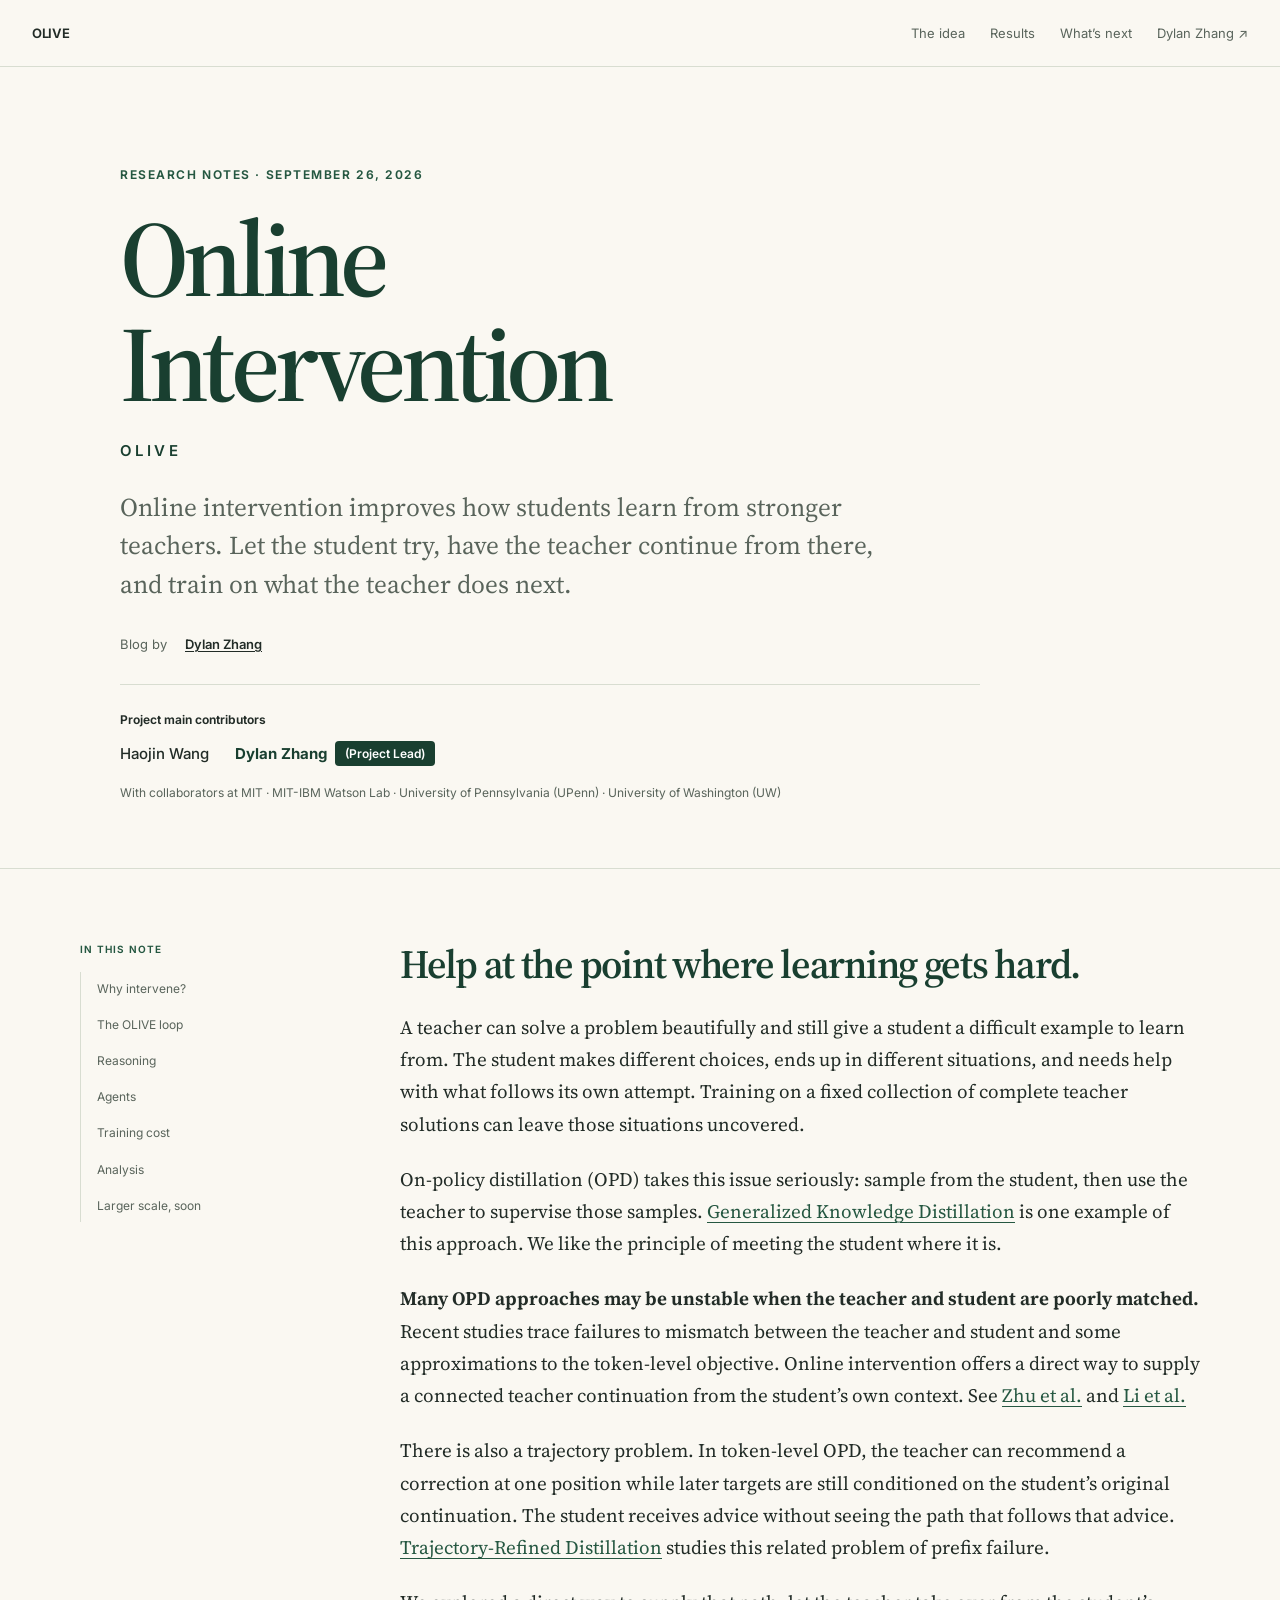
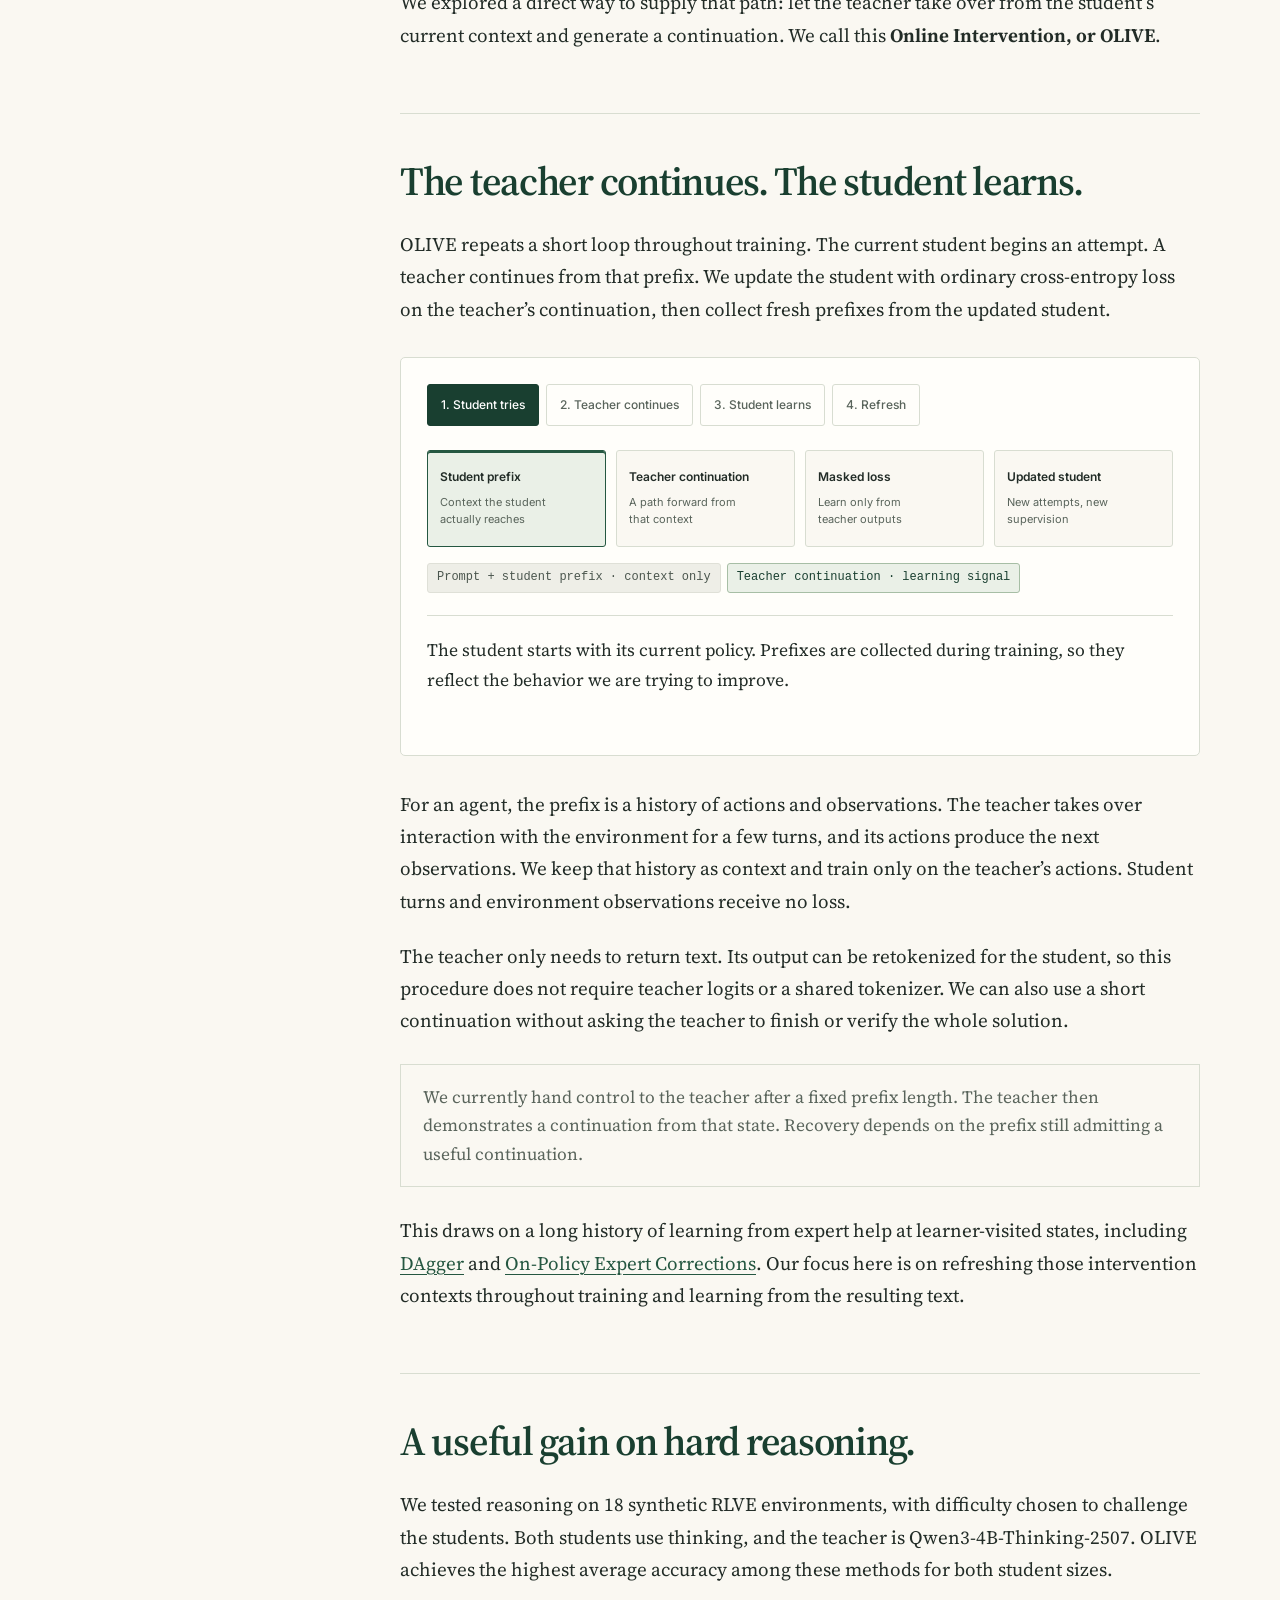
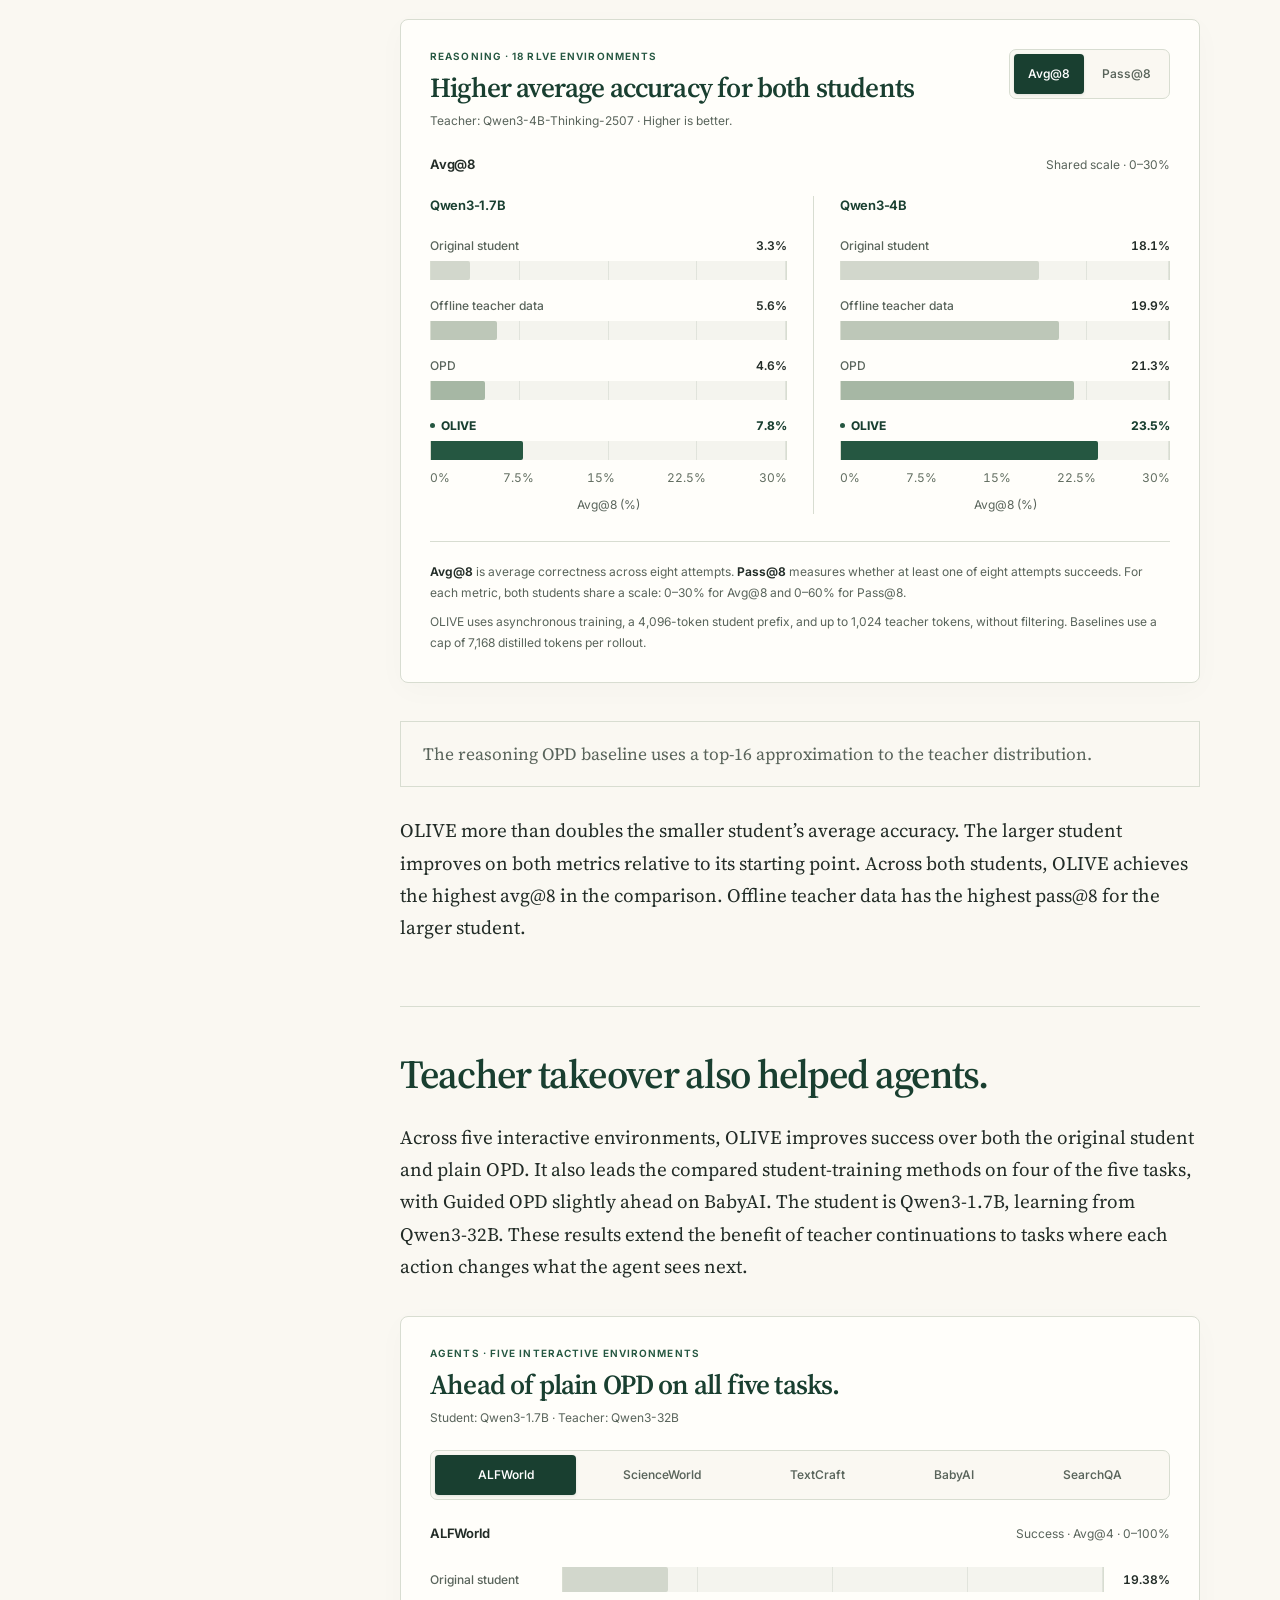
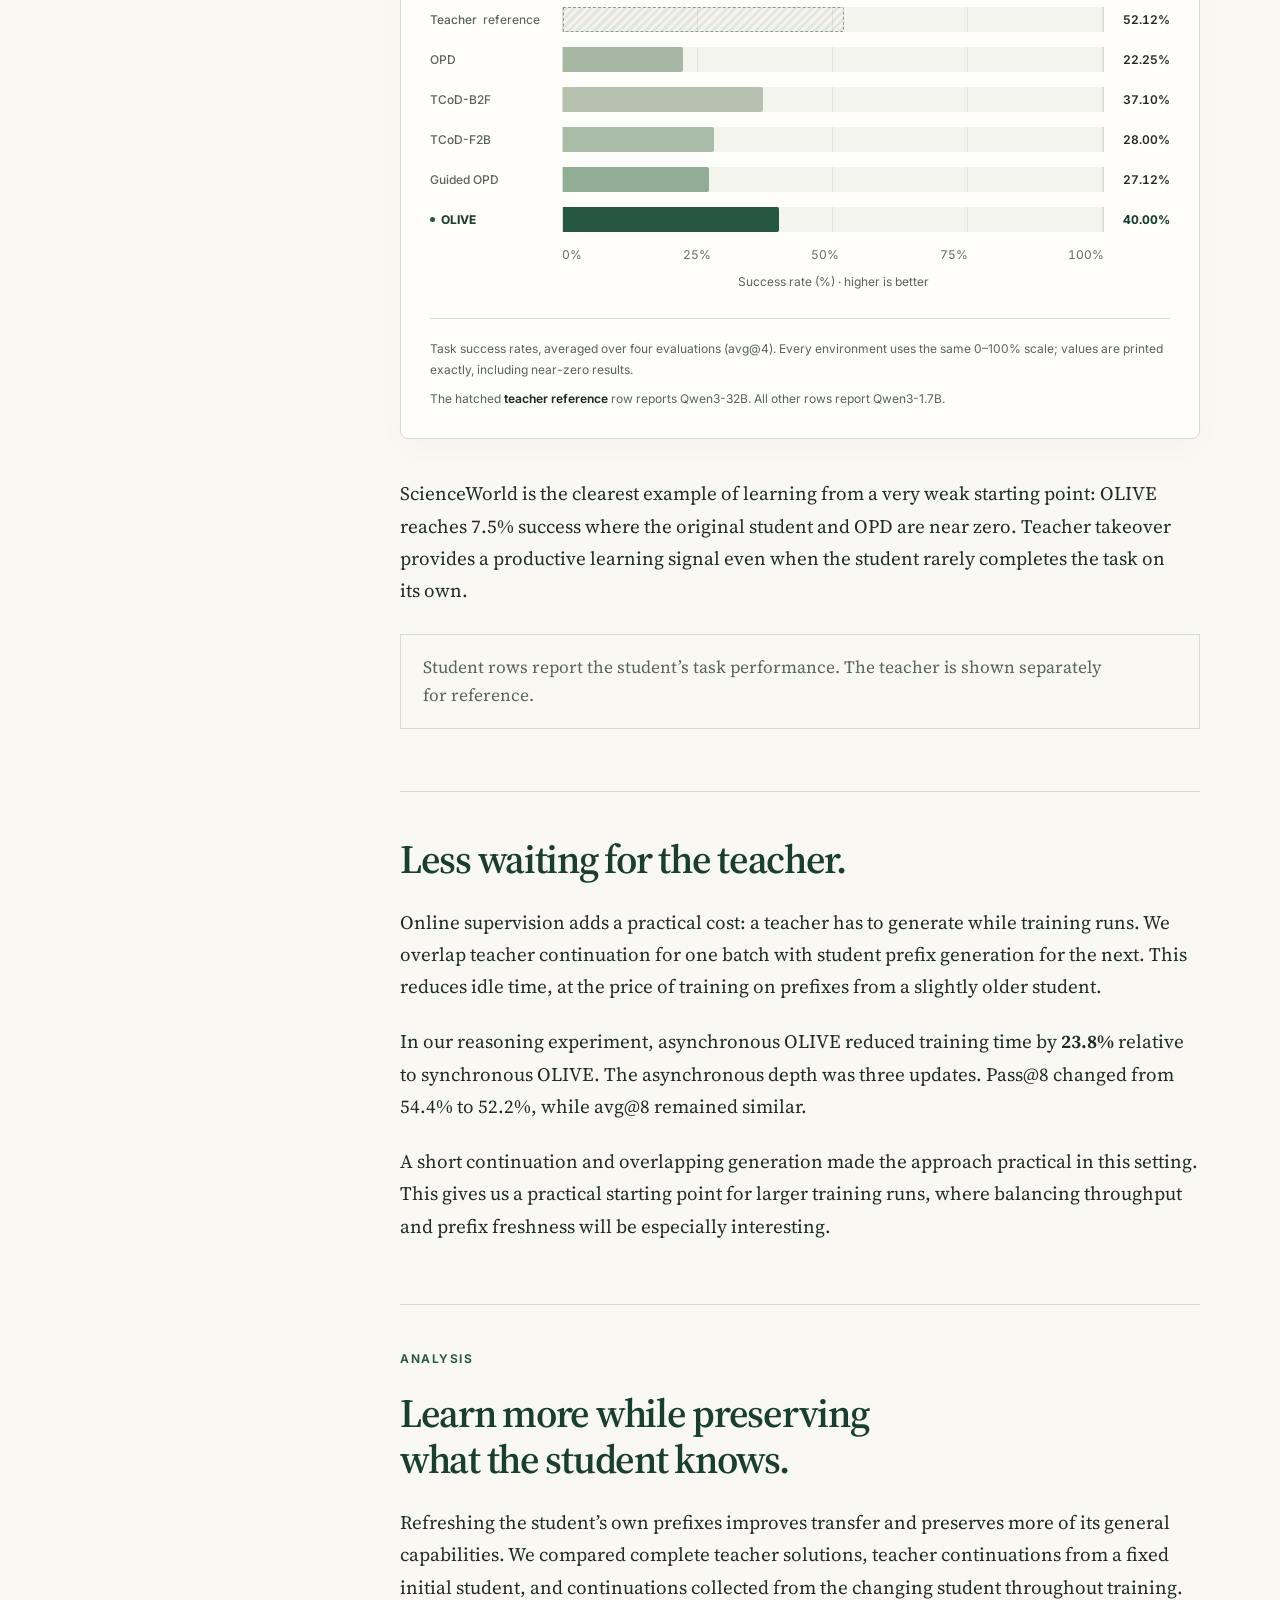
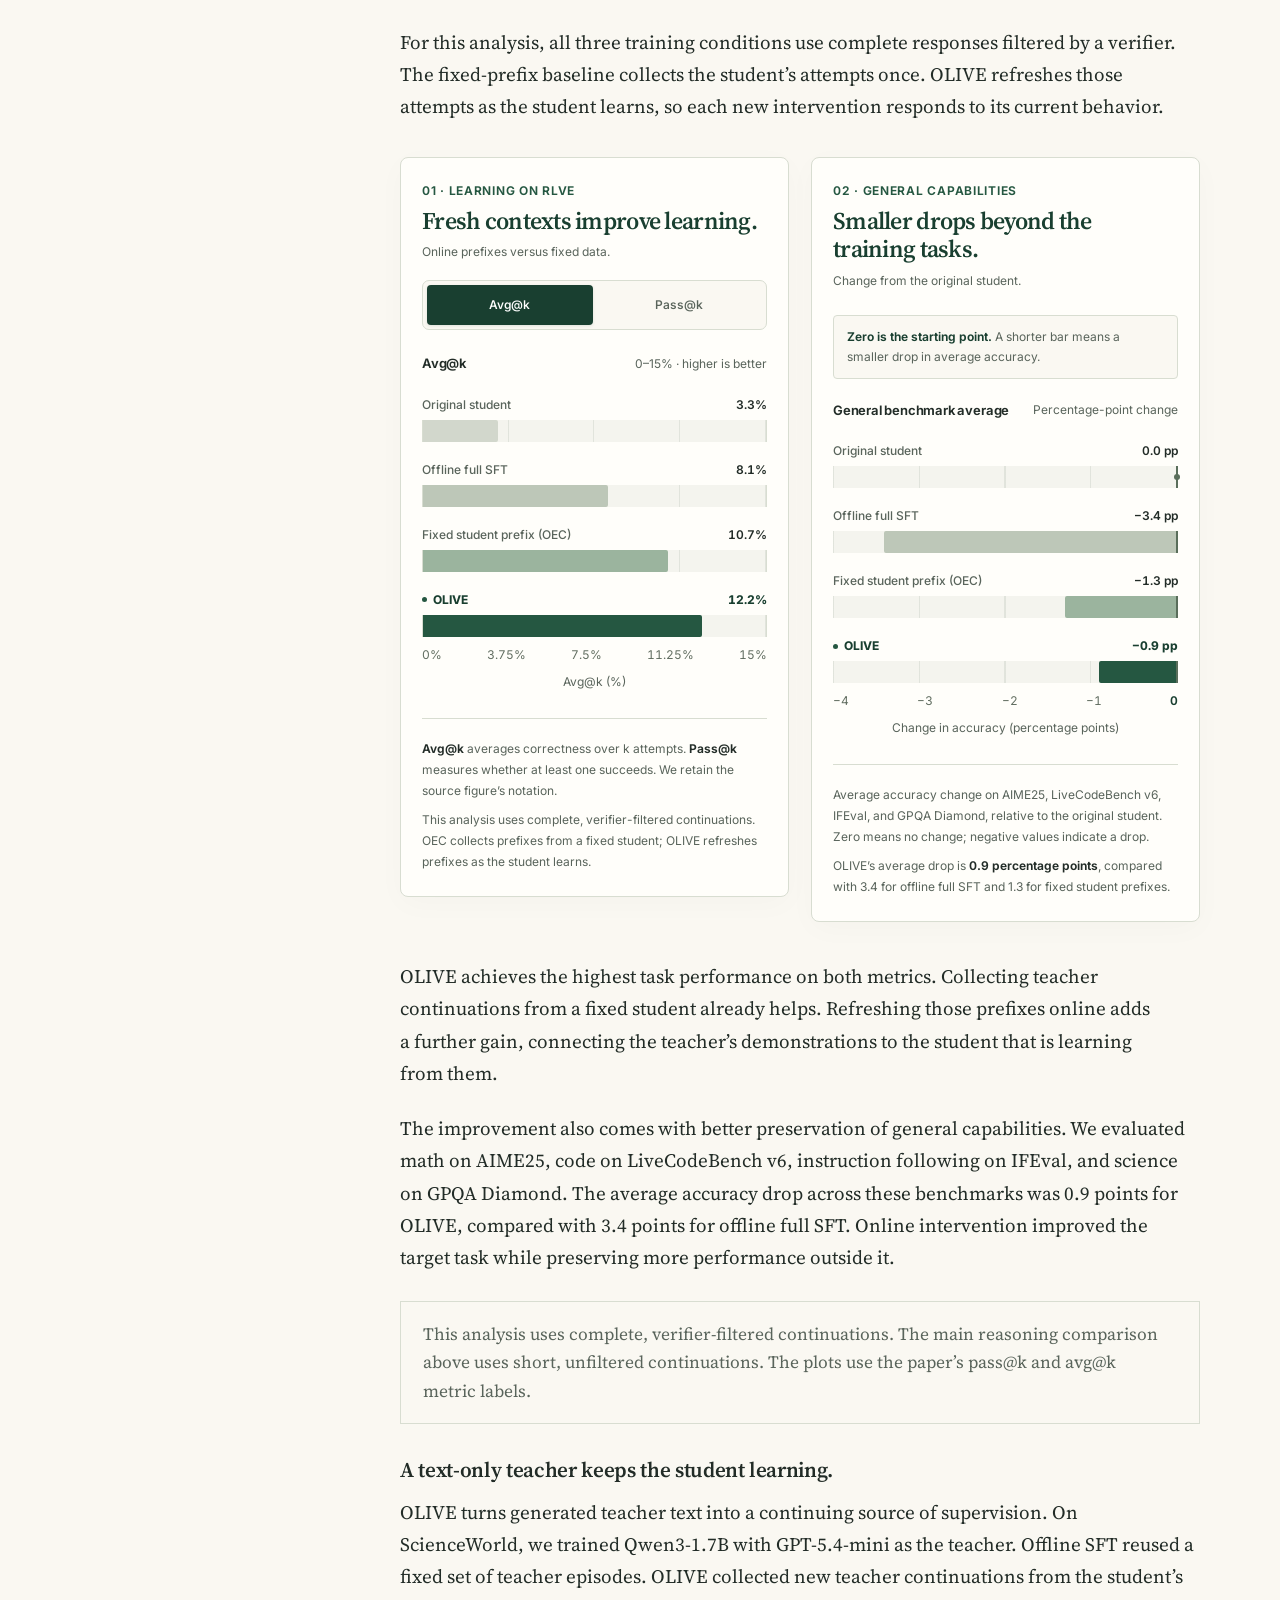
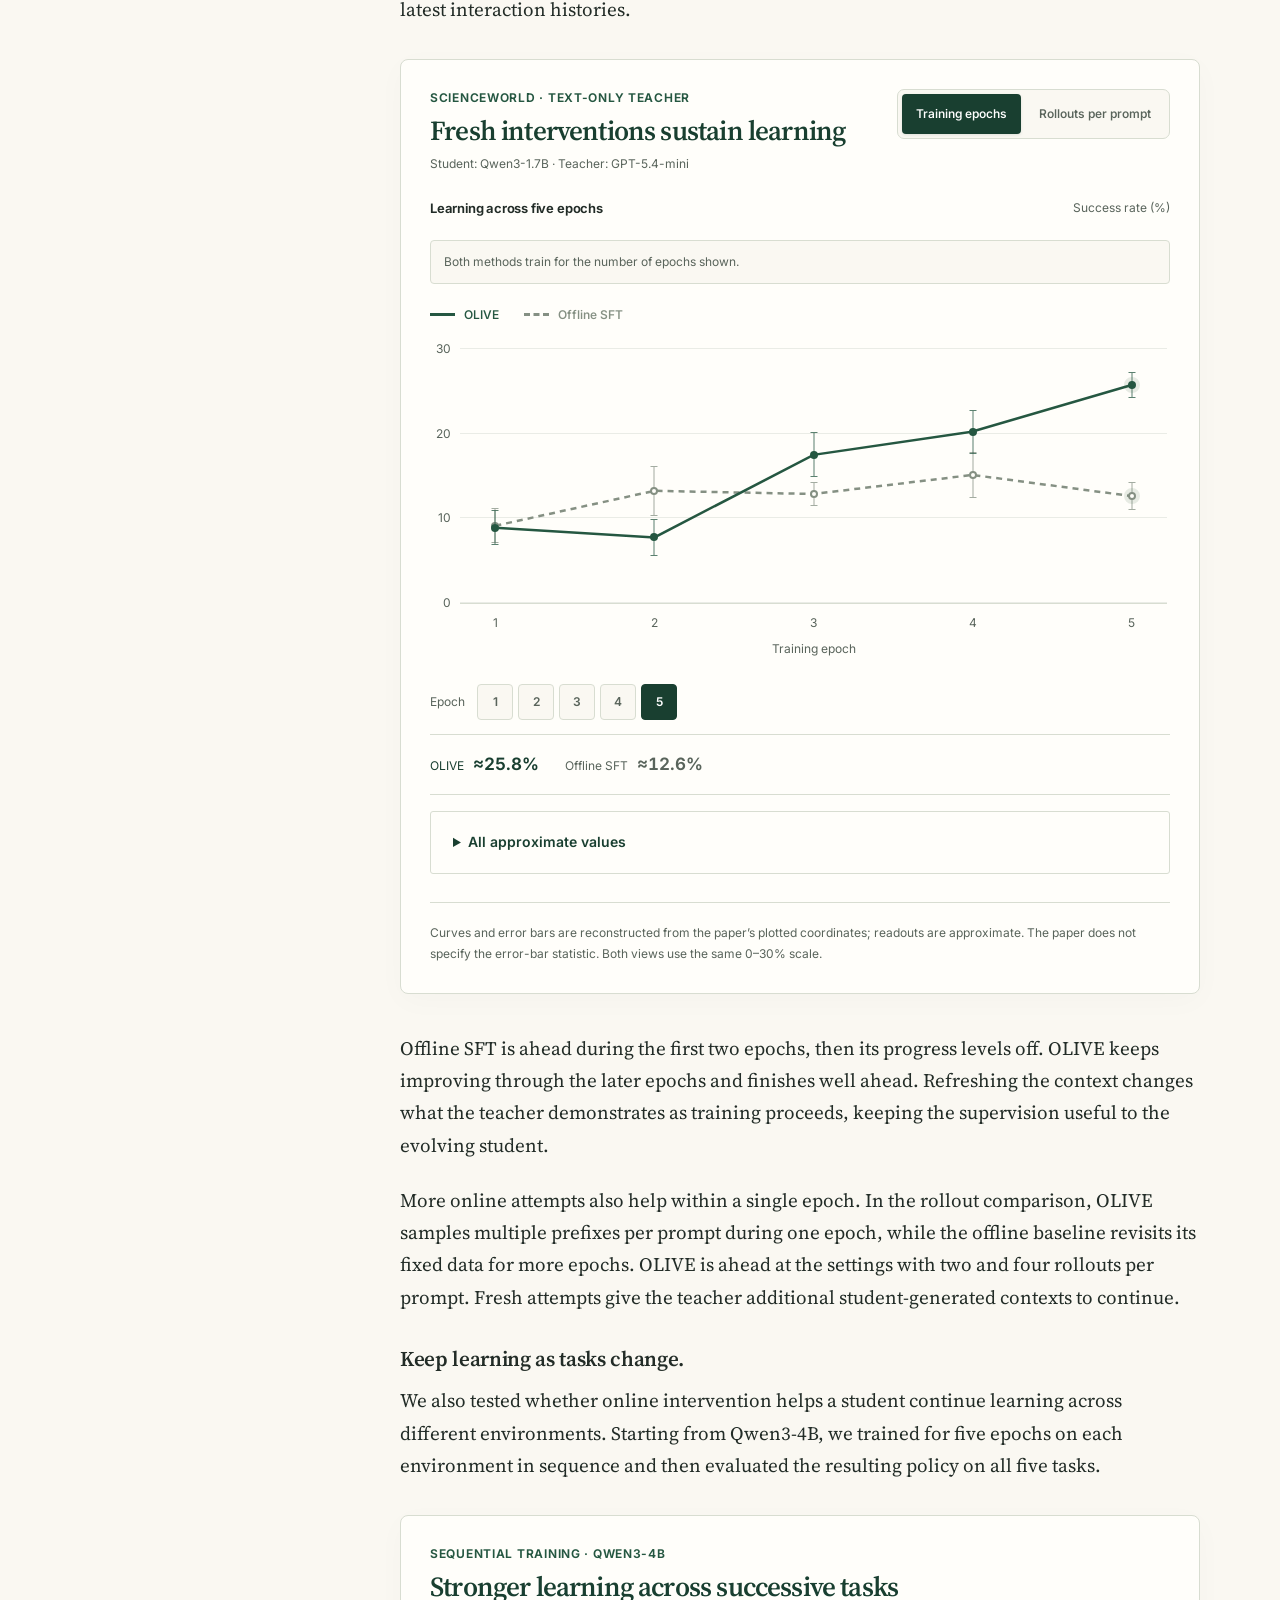
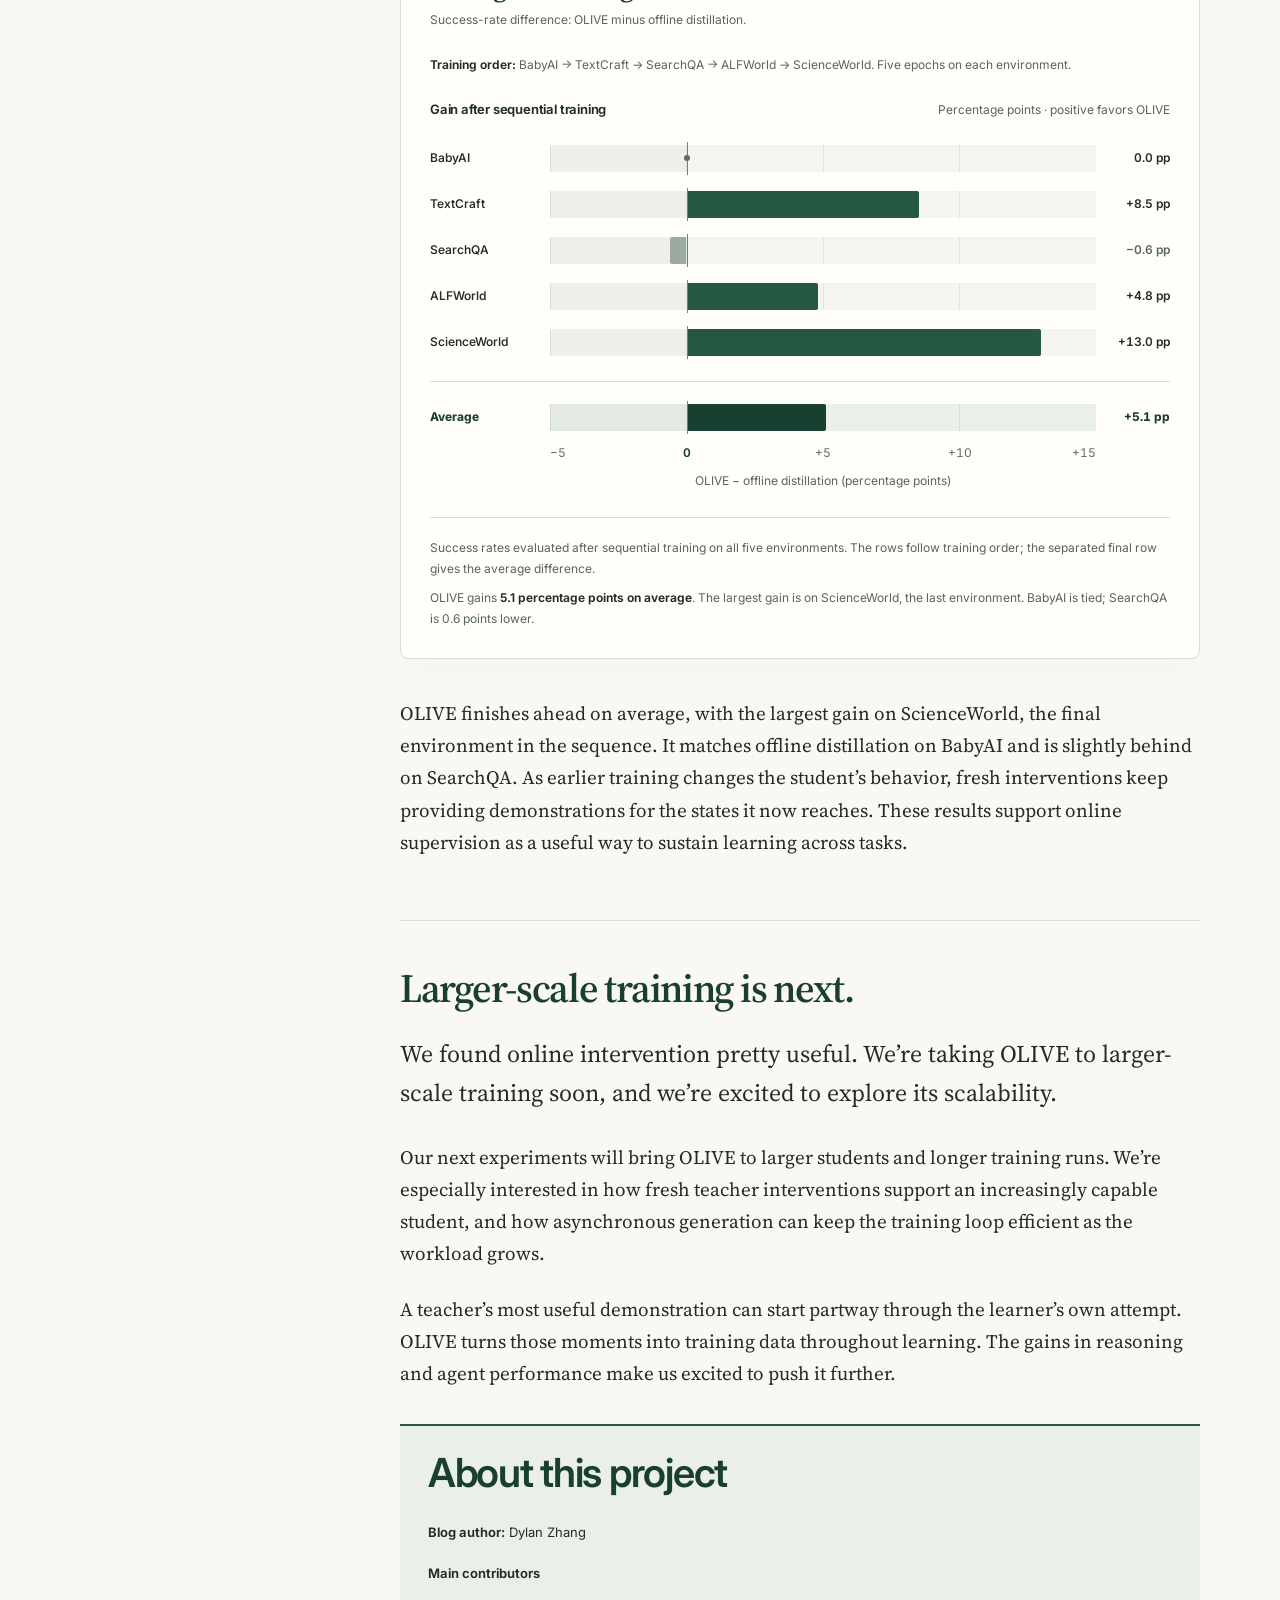
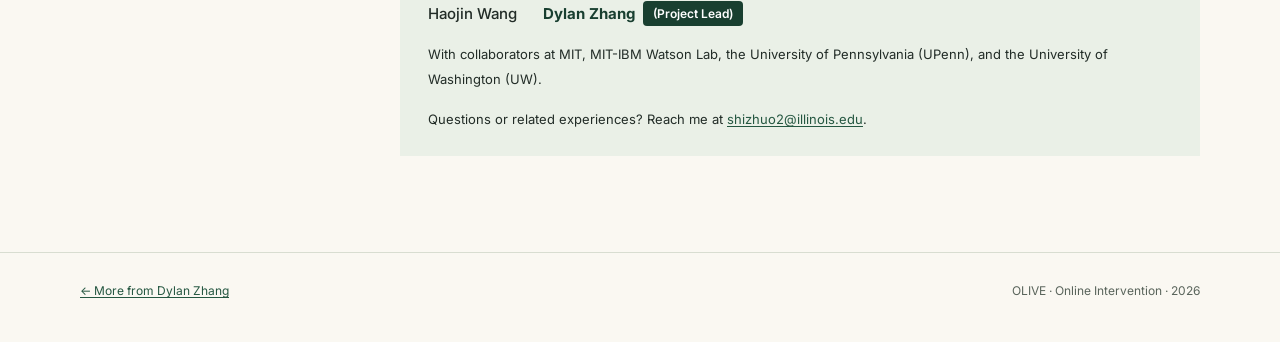
<file: oliver/index.html>
<!doctype html>
<html lang="en">
<head>
  <meta charset="utf-8">
  <meta name="viewport" content="width=device-width, initial-scale=1">
  <title>OLIVE: Online Intervention | Dylan Zhang</title>
  <link rel="canonical" href="https://dylanzsz.github.io/olive/">
  <meta http-equiv="refresh" content="0; url=/olive/">
  <meta name="robots" content="noindex">
  <script>window.location.replace('/olive/' + window.location.search + window.location.hash);</script>
</head>
<body>
  <p>Continue to <a href="/olive/">OLIVE: Online Intervention</a>.</p>
</body>
</html>
</file>
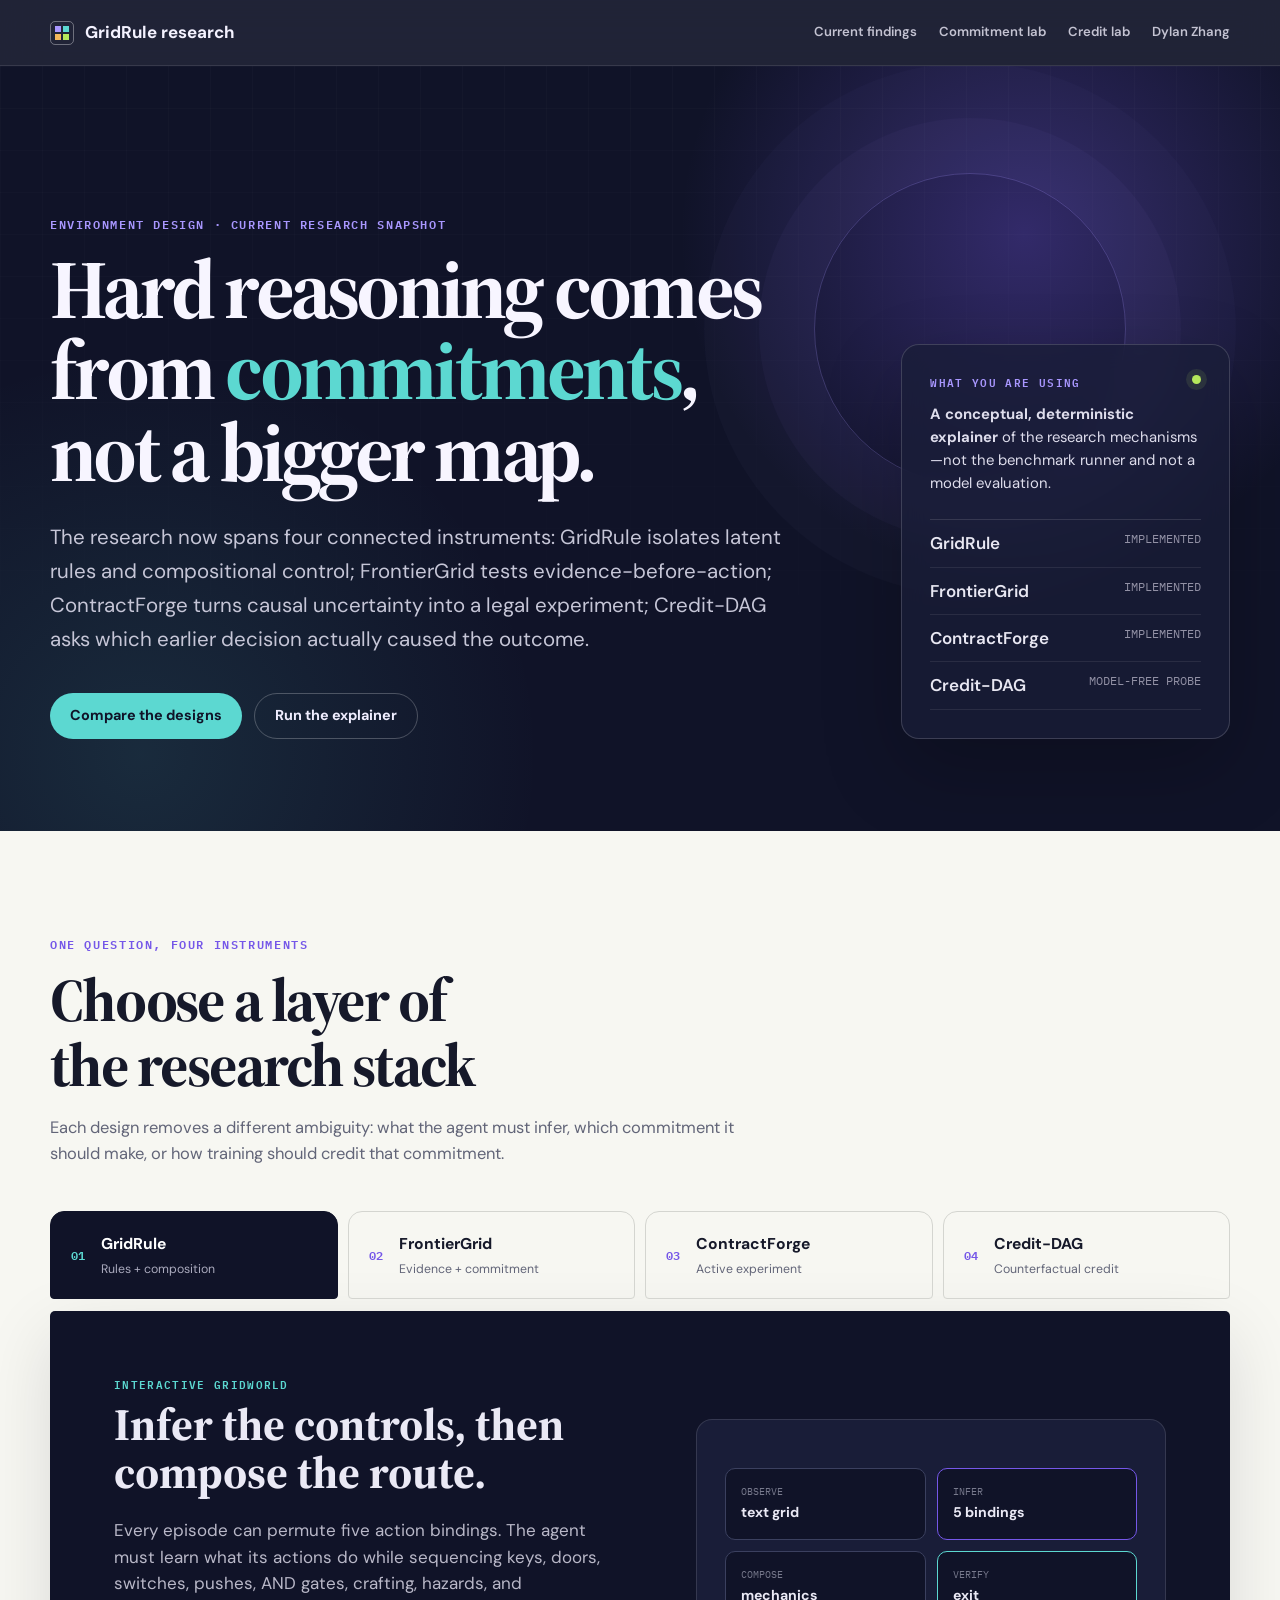
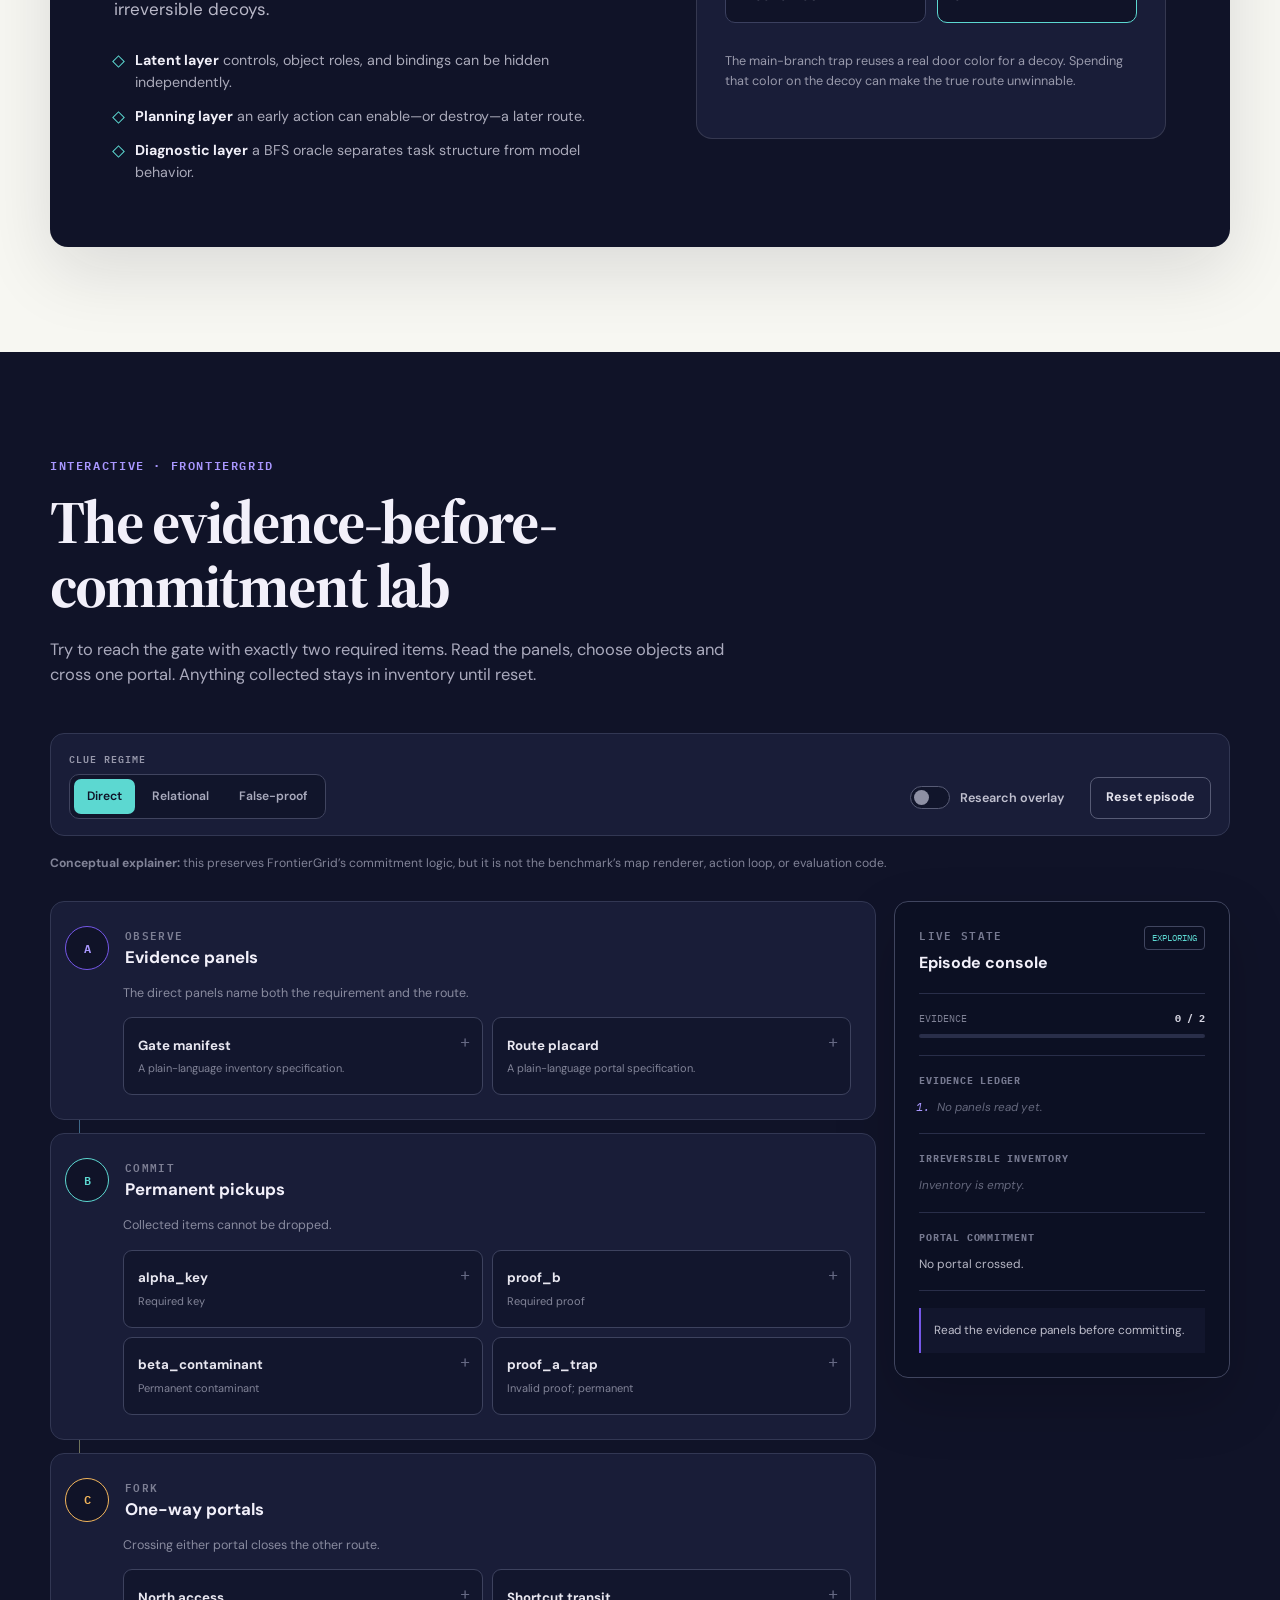
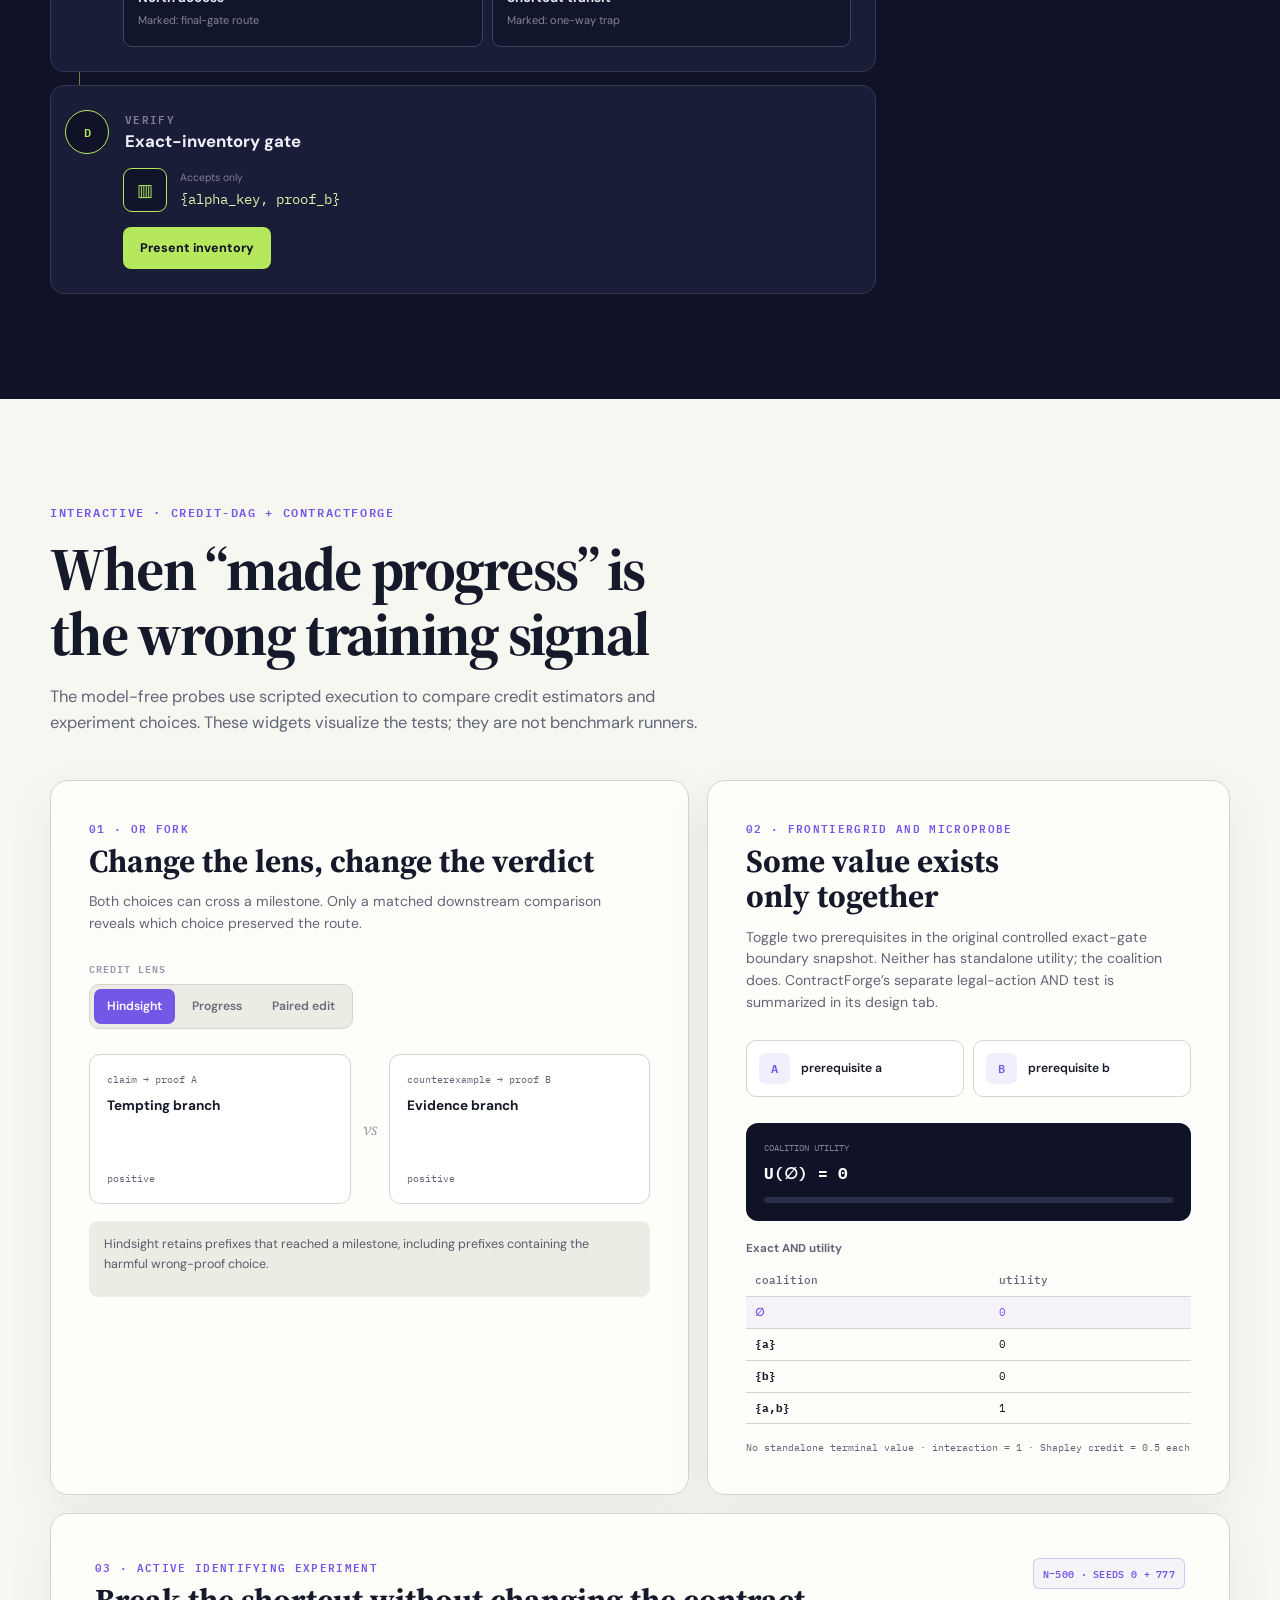
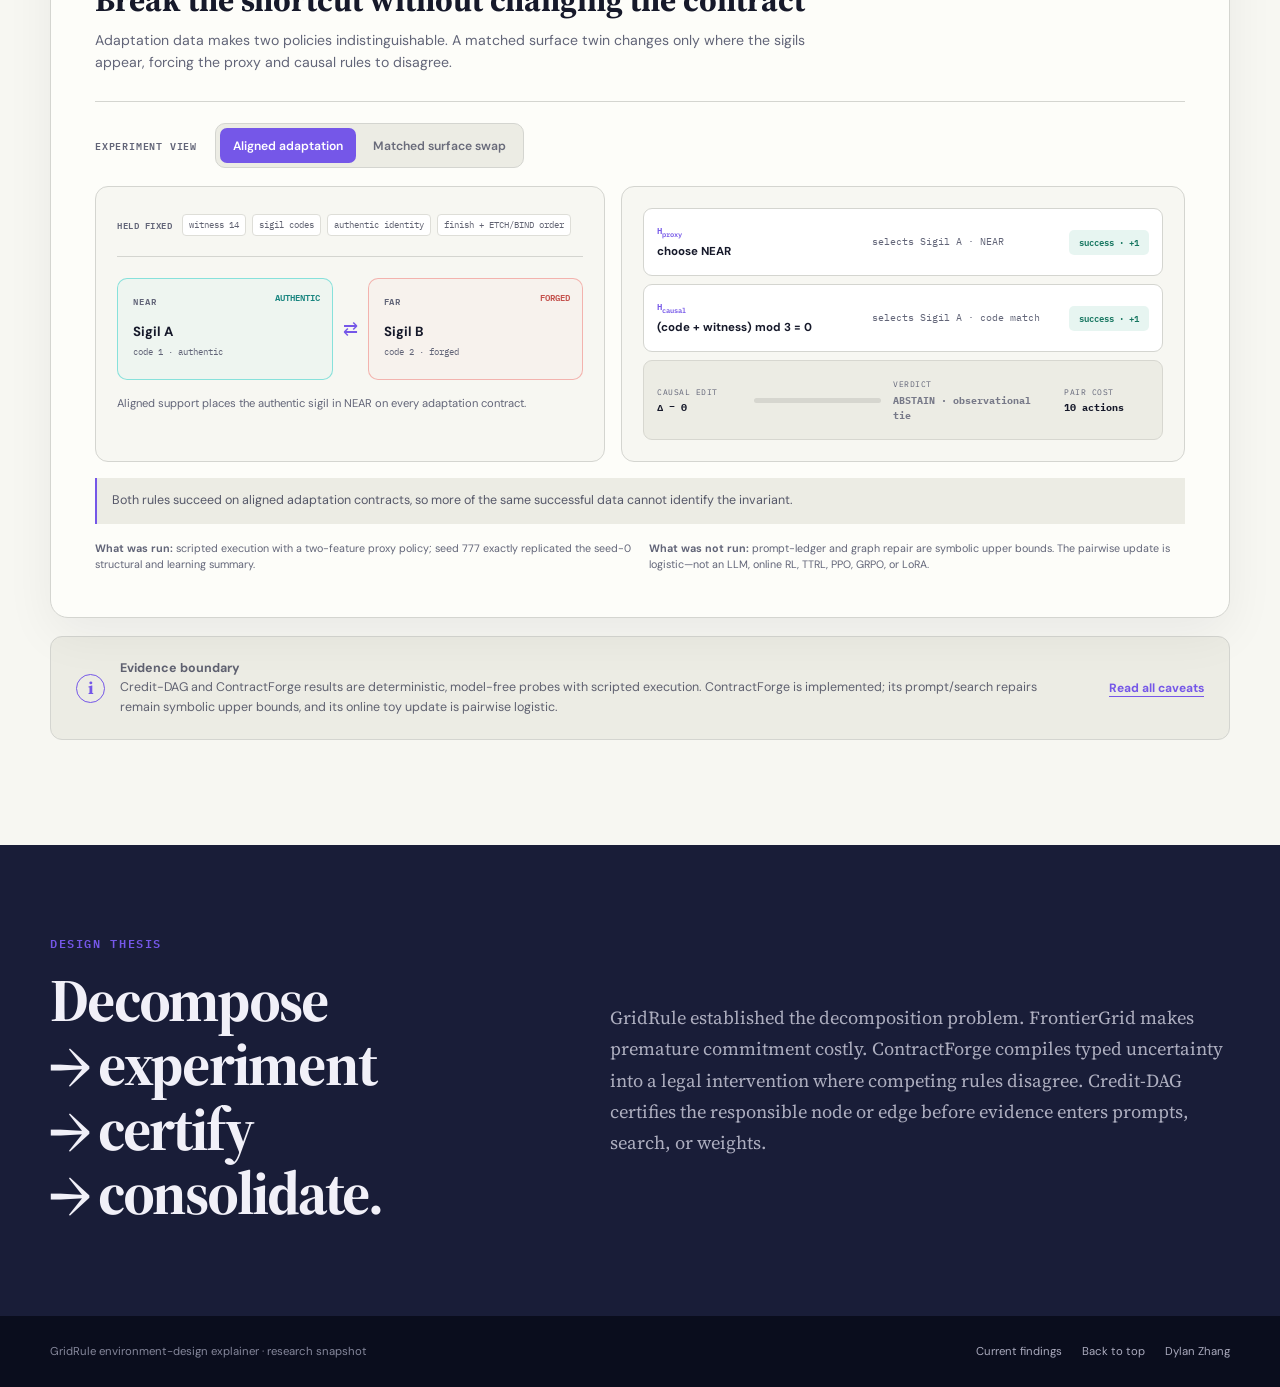
<file: gridrule/environment.html>
<!doctype html>
<html lang="en">
<head>
  <meta charset="utf-8">
  <meta name="viewport" content="width=device-width, initial-scale=1">
  <meta name="description" content="An interactive explanation of the current GridRule, FrontierGrid, ContractForge, and Credit-DAG research designs.">
  <meta name="theme-color" content="#101328">
  <title>Environment design · GridRule research</title>
  <meta property="og:title" content="Interactive environment design · GridRule research">
  <meta property="og:description" content="Explore GridRule, FrontierGrid, ContractForge, and Credit-DAG as interactive diagnostic instruments.">
  <meta property="og:type" content="website">
  <meta property="og:url" content="https://dylanzsz.github.io/gridrule/environment.html">
  <link rel="preconnect" href="https://fonts.googleapis.com">
  <link rel="preconnect" href="https://fonts.gstatic.com" crossorigin>
  <link href="https://fonts.googleapis.com/css2?family=DM+Sans:wght@400;500;600;700&amp;family=IBM+Plex+Mono:wght@400;500;600&amp;family=Source+Serif+4:opsz,wght@8..60,500;8..60,650;8..60,750&amp;display=swap" rel="stylesheet">
  <link rel="stylesheet" href="environment.css">
</head>
<body>
  <a class="skip-link" href="#main">Skip to the explainer</a>

  <header class="site-header">
    <a class="brand" href="index.html" aria-label="GridRule findings">
      <span class="brand-mark" aria-hidden="true"><i></i><i></i><i></i><i></i></span>
      <span>GridRule research</span>
    </a>
    <nav aria-label="Primary navigation">
      <a href="index.html">Current findings</a>
      <a href="#commitment-lab">Commitment lab</a>
      <a href="#credit-lab">Credit lab</a>
      <a href="/">Dylan Zhang</a>
    </nav>
  </header>

  <main id="main">
    <section class="hero" aria-labelledby="page-title">
      <div class="hero-copy">
        <p class="eyebrow">Environment design · current research snapshot</p>
        <h1 id="page-title">Hard reasoning comes from <em>commitments</em>, not a bigger map.</h1>
        <p class="hero-lede">The research now spans four connected instruments: GridRule isolates latent rules and compositional control; FrontierGrid tests evidence-before-action; ContractForge turns causal uncertainty into a legal experiment; Credit-DAG asks which earlier decision actually caused the outcome.</p>
        <div class="hero-actions">
          <a class="button primary" href="#designs">Compare the designs</a>
          <a class="button secondary" href="#commitment-lab">Run the explainer</a>
        </div>
      </div>
      <aside class="scope-card" aria-label="Scope note">
        <span class="status-dot" aria-hidden="true"></span>
        <p class="scope-label">What you are using</p>
        <p><strong>A conceptual, deterministic explainer</strong> of the research mechanisms—not the benchmark runner and not a model evaluation.</p>
        <dl>
          <div><dt>GridRule</dt><dd>implemented</dd></div>
          <div><dt>FrontierGrid</dt><dd>implemented</dd></div>
          <div><dt>ContractForge</dt><dd>implemented</dd></div>
          <div><dt>Credit-DAG</dt><dd>model-free probe</dd></div>
        </dl>
      </aside>
    </section>

    <section class="design-section" id="designs" aria-labelledby="designs-title">
      <div class="section-heading">
        <p class="eyebrow">One question, four instruments</p>
        <h2 id="designs-title">Choose a layer of the research stack</h2>
        <p>Each design removes a different ambiguity: what the agent must infer, which commitment it should make, or how training should credit that commitment.</p>
      </div>

      <div class="design-tabs" role="tablist" aria-label="Environment designs">
        <button id="tab-gridrule" class="design-tab" type="button" role="tab" aria-selected="true" aria-controls="panel-gridrule" tabindex="0" data-tab="gridrule">
          <span class="tab-index">01</span>
          <span><strong>GridRule</strong><small>Rules + composition</small></span>
        </button>
        <button id="tab-frontier" class="design-tab" type="button" role="tab" aria-selected="false" aria-controls="panel-frontier" tabindex="-1" data-tab="frontier">
          <span class="tab-index">02</span>
          <span><strong>FrontierGrid</strong><small>Evidence + commitment</small></span>
        </button>
        <button id="tab-contract" class="design-tab" type="button" role="tab" aria-selected="false" aria-controls="panel-contract" tabindex="-1" data-tab="contract">
          <span class="tab-index">03</span>
          <span><strong>ContractForge</strong><small>Active experiment</small></span>
        </button>
        <button id="tab-credit" class="design-tab" type="button" role="tab" aria-selected="false" aria-controls="panel-credit" tabindex="-1" data-tab="credit">
          <span class="tab-index">04</span>
          <span><strong>Credit-DAG</strong><small>Counterfactual credit</small></span>
        </button>
      </div>

      <div class="design-panels">
        <article id="panel-gridrule" class="design-panel" role="tabpanel" aria-labelledby="tab-gridrule" data-panel="gridrule">
          <div class="panel-copy">
            <p class="panel-kicker">Interactive gridworld</p>
            <h3>Infer the controls, then compose the route.</h3>
            <p>Every episode can permute five action bindings. The agent must learn what its actions do while sequencing keys, doors, switches, pushes, AND gates, crafting, hazards, and irreversible decoys.</p>
            <ul class="feature-list">
              <li><span>Latent layer</span> controls, object roles, and bindings can be hidden independently.</li>
              <li><span>Planning layer</span> an early action can enable—or destroy—a later route.</li>
              <li><span>Diagnostic layer</span> a BFS oracle separates task structure from model behavior.</li>
            </ul>
          </div>
          <div class="mechanism-card gridrule-flow" aria-label="GridRule episode flow">
            <div class="flow-node"><small>observe</small><strong>text grid</strong></div>
            <span class="flow-arrow" aria-hidden="true">→</span>
            <div class="flow-node accent-node"><small>infer</small><strong>5 bindings</strong></div>
            <span class="flow-arrow" aria-hidden="true">→</span>
            <div class="flow-node"><small>compose</small><strong>mechanics</strong></div>
            <span class="flow-arrow" aria-hidden="true">→</span>
            <div class="flow-node success-node"><small>verify</small><strong>exit</strong></div>
            <p class="flow-note">The main-branch trap reuses a real door color for a decoy. Spending that color on the decoy can make the true route unwinnable.</p>
          </div>
        </article>

        <article id="panel-frontier" class="design-panel" role="tabpanel" aria-labelledby="tab-frontier" data-panel="frontier" hidden>
          <div class="panel-copy">
            <p class="panel-kicker">Compact commitment benchmark</p>
            <h3>Read enough evidence before choosing a branch.</h3>
            <p>FrontierGrid stays deterministic and compact—<strong>7 × 15 cells with five action bindings</strong>. Its difficulty comes from permanent inventory and an exact final gate, not longer navigation.</p>
            <ul class="feature-list">
              <li><span>Required set</span> exactly <code>{alpha_key, proof_b}</code>.</li>
              <li><span>Contaminants</span> <code>beta_contaminant</code> and <code>proof_a_trap</code> cannot be dropped.</li>
              <li><span>Evidence regimes</span> direct, relational, and false-proof/counterexample clues.</li>
            </ul>
          </div>
          <div class="mechanism-card frontier-map-card">
            <div class="map-label"><span>Conceptual footprint</span><code>7 × 15</code></div>
            <div class="mini-map" aria-hidden="true">
              <span class="agent-cell" style="--r:4;--c:2">●</span>
              <span class="clue-cell" style="--r:2;--c:4">?</span>
              <span class="clue-cell" style="--r:6;--c:4">?</span>
              <span class="item-cell" style="--r:2;--c:8">α</span>
              <span class="trap-cell" style="--r:6;--c:8">β</span>
              <span class="fork-cell" style="--r:4;--c:11">◇</span>
              <span class="gate-cell" style="--r:4;--c:14">▥</span>
            </div>
            <div class="map-legend"><span><i class="legend-clue"></i> evidence</span><span><i class="legend-item"></i> item</span><span><i class="legend-trap"></i> contaminant</span><span><i class="legend-gate"></i> exact gate</span></div>
            <p class="flow-note">The tempting shortcut is “almost right.” The reliable policy gathers disconfirming evidence before crossing the irreversible fork.</p>
          </div>
        </article>

        <article id="panel-contract" class="design-panel" role="tabpanel" aria-labelledby="tab-contract" data-panel="contract" hidden>
          <div class="panel-copy">
            <p class="panel-kicker">Compact causal-credit environment</p>
            <h3>Make competing rules disagree.</h3>
            <p>ContractForge is an implemented, deterministic pure-stdlib environment. A legal episode combines relation types that require different counterfactual tests, then ends in an irreversible <code>COMMIT</code>.</p>
            <ul class="feature-list">
              <li><span>OR</span> choose the authentic sigil, not merely a locally achieved choice.</li>
              <li><span>AND + SEQ</span> pair sigil with ledger, then perform <code>ETCH</code>/<code>BIND</code> in the valid order.</li>
              <li><span>GUARD</span> spend a limited action budget on an audit before commitment.</li>
              <li><span>Surface intervention</span> swap <code>NEAR</code>/<code>FAR</code> while preserving code-witness authenticity.</li>
            </ul>
          </div>
          <div class="mechanism-card contract-grammar" aria-label="ContractForge typed episode grammar">
            <div class="contract-rule"><span>OR</span><strong>sigil A <i>or</i> sigil B</strong><small>authenticity from code + witness</small></div>
            <div class="contract-connector" aria-hidden="true"></div>
            <div class="contract-rule"><span>AND</span><strong>authentic sigil + ledger</strong><small>both naturally reachable</small></div>
            <div class="contract-connector" aria-hidden="true"></div>
            <div class="contract-rule"><span>SEQ</span><strong>ETCH → BIND</strong><small>order reverses with witness parity</small></div>
            <div class="contract-connector" aria-hidden="true"></div>
            <div class="contract-rule guard-rule"><span>GUARD</span><strong>AUDIT?</strong><small>charged against the action budget</small></div>
            <div class="commit-node"><span>irreversible</span><strong>COMMIT</strong></div>
            <p class="flow-note">The matched twin exchanges surface position only: witness, codes, authentic identity, irrelevant finish, and operation order stay fixed.</p>
          </div>
        </article>

        <article id="panel-credit" class="design-panel" role="tabpanel" aria-labelledby="tab-credit" data-panel="credit" hidden>
          <div class="panel-copy">
            <p class="panel-kicker">Training and credit layer</p>
            <h3>Distinguish progress from causal contribution.</h3>
            <p>A retained prefix can look useful even when it contains the choice that doomed the episode. Credit-DAG represents decisions as a causal graph and tests matched alternatives.</p>
            <ul class="feature-list">
              <li><span>OR fork</span> compare a tempting branch with its evidence-backed alternative.</li>
              <li><span>AND join</span> measure value that appears only when two prerequisites coexist.</li>
              <li><span>Certification</span> abstain when a comparison has not been resolved.</li>
            </ul>
          </div>
          <div class="mechanism-card dag-card" aria-label="Credit DAG sketch">
            <div class="dag-node start-node">state</div>
            <div class="dag-split" aria-hidden="true"></div>
            <div class="dag-branches">
              <div class="dag-node bad-node">wrong proof<small>looks like progress</small></div>
              <div class="dag-node good-node">counterexample<small>protects future utility</small></div>
            </div>
            <div class="dag-join" aria-hidden="true"></div>
            <div class="dag-node outcome-node">downstream utility</div>
            <p class="flow-note"><strong>Current scope:</strong> a scripted, model-free probe. It does not yet train an LLM or perform an online weight update.</p>
          </div>
        </article>
      </div>
    </section>

    <section class="lab-section" id="commitment-lab" aria-labelledby="lab-title">
      <div class="section-heading light-heading">
        <p class="eyebrow">Interactive · FrontierGrid</p>
        <h2 id="lab-title">The evidence-before-commitment lab</h2>
        <p>Try to reach the gate with exactly two required items. Read the panels, choose objects and cross one portal. Anything collected stays in inventory until reset.</p>
      </div>

      <div class="lab-toolbar">
        <div class="mode-control">
          <span class="control-label" id="mode-label">Clue regime</span>
          <div class="segmented" role="group" aria-labelledby="mode-label">
            <button type="button" data-mode="direct" aria-pressed="true">Direct</button>
            <button type="button" data-mode="relational" aria-pressed="false">Relational</button>
            <button type="button" data-mode="false-proof" aria-pressed="false">False-proof</button>
          </div>
        </div>
        <label class="overlay-toggle">
          <input id="overlay-toggle" type="checkbox">
          <span class="toggle-track" aria-hidden="true"><span></span></span>
          <span>Research overlay</span>
        </label>
        <button class="reset-button" id="reset-lab" type="button">Reset episode</button>
      </div>

      <p class="concept-note"><strong>Conceptual explainer:</strong> this preserves FrontierGrid’s commitment logic, but it is not the benchmark’s map renderer, action loop, or evaluation code.</p>

      <div class="commitment-layout">
        <div class="station" aria-label="Conceptual FrontierGrid station">
          <div class="station-track" aria-hidden="true"></div>

          <section class="station-zone evidence-zone" aria-labelledby="evidence-title">
            <div class="zone-heading">
              <span class="zone-number">A</span>
              <div><p class="zone-label">Observe</p><h3 id="evidence-title">Evidence panels</h3></div>
            </div>
            <p class="zone-instruction" id="evidence-instruction">The direct panels name the requirements.</p>
            <div class="choice-grid two-up" id="evidence-choices"></div>
          </section>

          <section class="station-zone inventory-zone" aria-labelledby="items-title">
            <div class="zone-heading">
              <span class="zone-number">B</span>
              <div><p class="zone-label">Commit</p><h3 id="items-title">Permanent pickups</h3></div>
            </div>
            <p class="zone-instruction">Collected items cannot be dropped.</p>
            <div class="choice-grid item-grid" id="item-choices"></div>
          </section>

          <section class="station-zone portal-zone" aria-labelledby="portals-title">
            <div class="zone-heading">
              <span class="zone-number">C</span>
              <div><p class="zone-label">Fork</p><h3 id="portals-title">One-way portals</h3></div>
            </div>
            <p class="zone-instruction">Crossing either portal closes the other route.</p>
            <div class="choice-grid two-up" id="portal-choices"></div>
          </section>

          <section class="station-zone gate-zone" aria-labelledby="gate-title">
            <div class="zone-heading">
              <span class="zone-number">D</span>
              <div><p class="zone-label">Verify</p><h3 id="gate-title">Exact-inventory gate</h3></div>
            </div>
            <div class="gate-readout">
              <span class="gate-icon" aria-hidden="true">▥</span>
              <div><small>Accepts only</small><code>{alpha_key, proof_b}</code></div>
            </div>
            <button class="gate-button" id="try-gate" type="button">Present inventory</button>
            <span class="research-tag gate-tag">exact-set AND</span>
          </section>
        </div>

        <aside class="lab-console" aria-labelledby="console-title">
          <div class="console-heading">
            <div><p class="zone-label">Live state</p><h3 id="console-title">Episode console</h3></div>
            <span class="episode-state" id="episode-state">exploring</span>
          </div>

          <div class="meter-row">
            <div><span>evidence</span><strong id="evidence-count">0 / 2</strong></div>
            <div class="meter"><i id="evidence-meter"></i></div>
          </div>

          <div class="console-block">
            <h4>Evidence ledger</h4>
            <ol class="ledger" id="evidence-ledger">
              <li class="empty-entry">No panels read yet.</li>
            </ol>
          </div>

          <div class="console-block">
            <h4>Irreversible inventory</h4>
            <div class="inventory-slots" id="inventory-slots">
              <span class="empty-entry">Inventory is empty.</span>
            </div>
          </div>

          <div class="console-block portal-readout">
            <h4>Portal commitment</h4>
            <p id="portal-readout">No portal crossed.</p>
          </div>

          <div class="status-message" id="lab-status" role="status" aria-live="polite">Read the evidence panels before committing.</div>
          <div class="trace-box">
            <span>trace labels</span>
            <code id="trace-labels">none</code>
          </div>
        </aside>
      </div>
    </section>

    <section class="credit-section" id="credit-lab" aria-labelledby="credit-title">
      <div class="section-heading">
        <p class="eyebrow">Interactive · Credit-DAG + ContractForge</p>
        <h2 id="credit-title">When “made progress” is the wrong training signal</h2>
        <p>The model-free probes use scripted execution to compare credit estimators and experiment choices. These widgets visualize the tests; they are not benchmark runners.</p>
      </div>

      <div class="credit-grid">
        <article class="credit-card fork-demo" aria-labelledby="fork-title">
          <div class="card-number">01 · OR fork</div>
          <h3 id="fork-title">Change the lens, change the verdict</h3>
          <p>Both choices can cross a milestone. Only a matched downstream comparison reveals which choice preserved the route.</p>

          <div class="lens-control">
            <span id="lens-label">Credit lens</span>
            <div class="segmented compact" role="group" aria-labelledby="lens-label">
              <button type="button" data-lens="hindsight" aria-pressed="true">Hindsight</button>
              <button type="button" data-lens="progress" aria-pressed="false">Progress</button>
              <button type="button" data-lens="paired" aria-pressed="false">Paired edit</button>
            </div>
          </div>

          <div class="branch-compare">
            <button class="branch-card wrong-branch" type="button" data-branch="wrong" aria-pressed="false">
              <span class="branch-path">claim → proof A</span>
              <strong>Tempting branch</strong>
              <span class="score-track"><i id="wrong-score-bar"></i></span>
              <span class="branch-score" id="wrong-score">positive</span>
            </button>
            <span class="versus" aria-hidden="true">vs</span>
            <button class="branch-card right-branch" type="button" data-branch="right" aria-pressed="false">
              <span class="branch-path">counterexample → proof B</span>
              <strong>Evidence branch</strong>
              <span class="score-track"><i id="right-score-bar"></i></span>
              <span class="branch-score" id="right-score">positive</span>
            </button>
          </div>
          <div class="credit-explanation" id="credit-explanation" aria-live="polite">Hindsight retains prefixes that reached a milestone, including prefixes containing the harmful wrong-proof choice.</div>
        </article>

        <article class="credit-card and-demo" aria-labelledby="and-title">
          <div class="card-number">02 · FrontierGrid AND microprobe</div>
          <h3 id="and-title">Some value exists only together</h3>
          <p>Toggle two prerequisites in the original controlled exact-gate boundary snapshot. Neither has standalone utility; the coalition does. ContractForge’s separate legal-action AND test is summarized in its design tab.</p>

          <div class="coalition-controls" role="group" aria-label="Coalition members">
            <button type="button" id="coalition-a" aria-pressed="false"><span>A</span> prerequisite a</button>
            <button type="button" id="coalition-b" aria-pressed="false"><span>B</span> prerequisite b</button>
          </div>

          <div class="utility-display" aria-live="polite">
            <span>Coalition utility</span>
            <strong id="utility-value">U(∅) = 0</strong>
            <div class="utility-track"><i id="utility-bar"></i></div>
          </div>

          <table class="coalition-table">
            <caption>Exact AND utility</caption>
            <thead><tr><th scope="col">coalition</th><th scope="col">utility</th></tr></thead>
            <tbody>
              <tr data-coalition="none" class="active-row"><th scope="row">∅</th><td>0</td></tr>
              <tr data-coalition="a"><th scope="row">{a}</th><td>0</td></tr>
              <tr data-coalition="b"><th scope="row">{b}</th><td>0</td></tr>
              <tr data-coalition="ab"><th scope="row">{a,b}</th><td>1</td></tr>
            </tbody>
          </table>
          <p class="and-readout" id="and-readout">Interaction = 1 · Shapley credit = 0.5 each</p>
        </article>

        <article class="credit-card contract-experiment" aria-labelledby="contract-experiment-title">
          <div class="experiment-heading">
            <div>
              <div class="card-number">03 · Active identifying experiment</div>
              <h3 id="contract-experiment-title">Break the shortcut without changing the contract</h3>
              <p>Adaptation data makes two policies indistinguishable. A matched surface twin changes only where the sigils appear, forcing the proxy and causal rules to disagree.</p>
            </div>
            <span class="probe-badge">N=500 · seeds 0 + 777</span>
          </div>

          <div class="experiment-toolbar">
            <span id="contract-regime-label">Experiment view</span>
            <div class="segmented compact" role="group" aria-labelledby="contract-regime-label">
              <button type="button" data-contract-regime="aligned" aria-pressed="true">Aligned adaptation</button>
              <button type="button" data-contract-regime="swap" aria-pressed="false">Matched surface swap</button>
            </div>
          </div>

          <div class="active-experiment-grid">
            <div class="contract-surface" aria-label="Matched ContractForge pair">
              <div class="fixed-fields">
                <span>held fixed</span>
                <code>witness 14</code>
                <code>sigil codes</code>
                <code>authentic identity</code>
                <code>finish + ETCH/BIND order</code>
              </div>
              <div class="surface-slots">
                <div class="surface-slot near-slot is-authentic" id="contract-near-slot">
                  <span>NEAR</span>
                  <strong id="contract-near-sigil">Sigil A</strong>
                  <small id="contract-near-state">code 1 · authentic</small>
                </div>
                <div class="swap-glyph" aria-hidden="true">⇄</div>
                <div class="surface-slot far-slot is-forged" id="contract-far-slot">
                  <span>FAR</span>
                  <strong id="contract-far-sigil">Sigil B</strong>
                  <small id="contract-far-state">code 2 · forged</small>
                </div>
              </div>
              <p class="surface-caption" id="contract-surface-caption">Aligned support places the authentic sigil in NEAR on every adaptation contract.</p>
            </div>

            <div class="hypothesis-results" aria-live="polite">
              <div class="hypothesis-row" id="proxy-hypothesis">
                <div><span>H<sub>proxy</sub></span><strong>choose NEAR</strong></div>
                <div class="hypothesis-pick" id="proxy-pick">selects Sigil A</div>
                <div class="hypothesis-outcome success" id="proxy-outcome">success · +1</div>
              </div>
              <div class="hypothesis-row" id="causal-hypothesis">
                <div><span>H<sub>causal</sub></span><strong>(code + witness) mod 3 = 0</strong></div>
                <div class="hypothesis-pick" id="causal-pick">selects Sigil A</div>
                <div class="hypothesis-outcome success" id="causal-outcome">success · +1</div>
              </div>
              <div class="certificate-readout tie" id="contract-certificate">
                <div><span>causal edit</span><strong id="contract-delta">Δ = 0</strong></div>
                <div class="certificate-track"><i id="contract-certificate-bar"></i></div>
                <div><span>verdict</span><strong id="contract-verdict">ABSTAIN · observational tie</strong></div>
                <div><span>pair cost</span><strong>10 actions</strong></div>
              </div>
            </div>
          </div>

          <p class="experiment-explanation" id="contract-explanation" role="status" aria-live="polite">Both rules succeed on aligned adaptation contracts, so more of the same successful data cannot identify the invariant.</p>

          <div class="probe-limits">
            <p><strong>What was run:</strong> scripted execution with a two-feature proxy policy; seed 777 exactly replicated the seed-0 structural and learning summary.</p>
            <p><strong>What was not run:</strong> prompt-ledger and graph repair are symbolic upper bounds. The pairwise update is logistic—not an LLM, online RL, TTRL, PPO, GRPO, or LoRA.</p>
          </div>
        </article>
      </div>

      <aside class="scope-banner">
        <div>
          <span class="scope-icon" aria-hidden="true">i</span>
          <p><strong>Evidence boundary</strong><br>Credit-DAG and ContractForge results are deterministic, model-free probes with scripted execution. ContractForge is implemented; its prompt/search repairs remain symbolic upper bounds, and its online toy update is pairwise logistic.</p>
        </div>
        <a href="index.html#limits">Read all caveats</a>
      </aside>
    </section>

    <section class="takeaway-section" aria-labelledby="takeaway-title">
      <div>
        <p class="eyebrow">Design thesis</p>
        <h2 id="takeaway-title">Decompose → experiment → certify → consolidate.</h2>
      </div>
      <p>GridRule established the decomposition problem. FrontierGrid makes premature commitment costly. ContractForge compiles typed uncertainty into a legal intervention where competing rules disagree. Credit-DAG certifies the responsible node or edge before evidence enters prompts, search, or weights.</p>
    </section>
  </main>

  <footer>
    <p>GridRule environment-design explainer · research snapshot</p>
    <div><a href="index.html">Current findings</a><a href="#main">Back to top</a><a href="/">Dylan Zhang</a></div>
  </footer>

  <noscript><p class="noscript">This document’s diagrams remain readable without JavaScript, but the commitment and credit labs require JavaScript.</p></noscript>
  <script src="environment.js"></script>
</body>
</html>
</file>
<file: causalab/styles.css>
/* ==========================================================
   CausaLab — single-page interactive write-up
   Theme: violet / aubergine "synthetic laboratory".
   Warm serif body, light interactivity, generous whitespace,
   deep-purple accent bands for emphasis.
   ========================================================== */

:root {
  --bg:        #fbfaff;
  --bg-tint:   #f2eefc;
  --bg-dark:   #160f2b;        /* deep aubergine */
  --bg-dark-2: #1f1640;
  --ink:       #1c1730;
  --ink-soft:  #443a5c;
  --ink-quiet: #6c6385;
  --rule:      #e0d8f2;

  --accent:    #7c3aed;        /* violet-600 */
  --accent-deep:#6024c0;
  --accent-soft:#a472f0;
  --accent-2:  #2563c9;        /* secondary blue */
  --accent-3:  #149a73;        /* discovery green */
  --good:      #1b9d5b;
  --bad:       #c2356b;        /* rose-magenta */
  --code-bg:   #efeafb;

  --serif: "Source Serif 4", Charter, Georgia, "Iowan Old Style", serif;
  --sans:  "Inter", -apple-system, BlinkMacSystemFont, "Segoe UI", sans-serif;
  --mono:  "JetBrains Mono", "SF Mono", Menlo, monospace;

  --container: 1100px;
  --narrow: 720px;
}

* { box-sizing: border-box; }
html { scroll-behavior: smooth; -webkit-text-size-adjust: 100%; }
body {
  margin: 0;
  font-family: var(--serif);
  font-size: 19px;
  line-height: 1.65;
  color: var(--ink);
  background: var(--bg);
  font-feature-settings: "kern" 1, "liga" 1, "onum" 1;
}

a { color: var(--accent-deep); text-decoration: none; border-bottom: 1px solid rgba(124,58,237,.3); }
a:hover { border-bottom-color: var(--accent); }

h1, h2, h3, h4 {
  font-family: var(--serif);
  font-weight: 700;
  letter-spacing: -0.01em;
  color: var(--ink);
}
h2 { font-size: 2rem; line-height: 1.18; margin: 0 0 1.2rem; }
h3 { font-size: 1.35rem; line-height: 1.25; margin: 0 0 .6rem; }
h4 { font-size: 1.1rem; margin: 0 0 .4rem; }

p { margin: 0 0 1.1em; }
em { font-style: italic; }
strong { font-weight: 700; }

code {
  font-family: var(--mono);
  font-size: .86em;
  background: var(--code-bg);
  color: var(--accent-deep);
  padding: 1px 6px;
  border-radius: 5px;
  white-space: nowrap;
}
.band-dark code { background: rgba(164,114,240,.18); color: #d9c8fa; }
.tldr-list code, .memory-card-body code { background: rgba(124,58,237,.1); }
.dsl-record code { background: none; padding: 0; }

.container        { max-width: var(--container); margin: 0 auto; padding: 0 28px; }
.container.narrow { max-width: var(--narrow); }

/* =========================== TOP NAV =========================== */
.topnav {
  position: sticky; top: 0; z-index: 50;
  backdrop-filter: saturate(150%) blur(14px);
  -webkit-backdrop-filter: saturate(150%) blur(14px);
  background: rgba(251, 250, 255, .82);
  border-bottom: 1px solid var(--rule);
}
.topnav-inner {
  max-width: var(--container); margin: 0 auto; padding: 12px 28px;
  display: flex; align-items: center; justify-content: space-between;
  font-family: var(--sans); font-size: 14px;
}
.topnav-brand {
  font-weight: 700; color: var(--ink);
  letter-spacing: -.01em; border-bottom: none;
  display: inline-flex; align-items: center; gap: 9px;
}
.topnav-brand .brand-dot {
  width: 11px; height: 11px; border-radius: 50%;
  background: radial-gradient(circle at 30% 30%, var(--accent-soft), var(--accent-deep));
  box-shadow: 0 0 0 3px rgba(124,58,237,.16);
}
.topnav-brand:hover { color: var(--accent); }
.topnav-links {
  list-style: none; margin: 0; padding: 0;
  display: flex; gap: 20px;
}
.topnav-links a { color: var(--ink-soft); border-bottom: none; }
.topnav-links a:hover { color: var(--accent); }
.topnav-links a.is-active { color: var(--accent); }

@media (max-width: 860px) {
  .topnav-links { display: none; }
}

/* reveal-on-scroll for figures */
figure { opacity: 0; transform: translateY(8px); transition: opacity .5s ease, transform .5s ease; }
figure.is-visible { opacity: 1; transform: translateY(0); }
@media (prefers-reduced-motion: reduce) {
  figure { opacity: 1; transform: none; transition: none; }
}

/* =========================== HERO =========================== */
.hero {
  position: relative;
  padding: 116px 28px 92px;
  border-bottom: 1px solid var(--rule);
  overflow: hidden;
  background:
    radial-gradient(circle at 18% -10%, rgba(124,58,237,.16), transparent 46%),
    radial-gradient(circle at 92% 8%, rgba(37,99,201,.12), transparent 42%),
    radial-gradient(circle at 70% 110%, rgba(20,154,115,.10), transparent 46%);
}
/* faint causal-graph lattice behind the hero */
.hero::before {
  content: "";
  position: absolute; inset: 0;
  background-image:
    radial-gradient(rgba(124,58,237,.13) 1.4px, transparent 1.6px);
  background-size: 30px 30px;
  -webkit-mask-image: linear-gradient(180deg, rgba(0,0,0,.5), transparent 75%);
          mask-image: linear-gradient(180deg, rgba(0,0,0,.5), transparent 75%);
  pointer-events: none;
}
.hero-inner { position: relative; max-width: 940px; margin: 0 auto; }
.hero-eyebrow {
  font-family: var(--sans);
  font-size: 13px; font-weight: 600;
  letter-spacing: .14em; text-transform: uppercase;
  color: var(--accent-deep);
  margin-bottom: 22px;
  display: inline-flex; align-items: center; gap: 10px;
}
.hero-eyebrow::before {
  content: ""; width: 26px; height: 2px; border-radius: 2px;
  background: linear-gradient(90deg, var(--accent), var(--accent-soft));
}
.hero-title {
  font-size: clamp(2.3rem, 5.6vw, 4.1rem);
  line-height: 1.04;
  letter-spacing: -.024em;
  margin: 0 0 24px;
  font-weight: 700;
}
.hero-title .accent {
  font-style: italic;
  background: linear-gradient(95deg, var(--accent-deep), var(--accent-soft) 55%, var(--accent-2));
  -webkit-background-clip: text; background-clip: text;
  -webkit-text-fill-color: transparent; color: var(--accent);
}
.hero-sub {
  font-size: 1.26rem; line-height: 1.55;
  color: var(--ink-soft);
  max-width: 700px; margin: 0 0 34px;
}
.hero-authors {
  display: flex; flex-wrap: wrap; gap: 22px 30px;
  margin: 0 0 30px; font-family: var(--sans);
}
.author-name { font-weight: 600; font-size: 14.5px; color: var(--ink); }
.author-aff  { font-size: 13px; color: var(--ink-quiet); }
.hero-affils {
  font-family: var(--sans); font-size: 13px; color: var(--ink-quiet);
  margin: -14px 0 28px; max-width: 700px; line-height: 1.6;
}
.hero-joint {
  font-family: var(--sans); font-size: 14.5px; line-height: 1.6;
  color: var(--ink-soft); max-width: 700px; margin: 0 0 30px;
  padding-left: 16px; border-left: 3px solid var(--accent-soft);
}
.hero-joint strong { color: var(--ink); font-weight: 600; }
.hero-links { display: flex; gap: 12px; flex-wrap: wrap; }
.hero-scroll {
  position: absolute; bottom: 22px; left: 50%; transform: translateX(-50%);
  font-family: var(--sans); font-size: 12px; letter-spacing: .14em;
  text-transform: uppercase; color: var(--ink-quiet);
  animation: bob 2.4s ease-in-out infinite;
}
@keyframes bob { 0%,100% { transform: translate(-50%, 0); } 50% { transform: translate(-50%, 6px); } }

.pill {
  display: inline-block;
  font-family: var(--sans); font-size: 14px; font-weight: 500;
  padding: 9px 18px; border-radius: 999px;
  background: linear-gradient(135deg, var(--accent-deep), var(--accent));
  color: #fff; border-bottom: none;
  transition: transform .15s ease, box-shadow .15s ease;
  box-shadow: 0 10px 24px -12px rgba(124,58,237,.7);
}
.pill:hover { transform: translateY(-2px); border-bottom: none; box-shadow: 0 14px 28px -12px rgba(124,58,237,.8); }
.pill-ghost {
  background: transparent; color: var(--accent-deep);
  border: 1px solid var(--accent); box-shadow: none;
}
.pill-ghost:hover { background: rgba(124,58,237,.06); }

/* hero note / disclaimer */
.disclaimer {
  margin: 0 0 30px 0;
  max-width: 680px;
  padding: 16px 20px;
  border: 1px dashed rgba(124,58,237,.4);
  border-radius: 12px;
  background: rgba(255,255,255,.6);
  font-family: var(--sans);
  font-size: 13.5px; line-height: 1.6;
  color: var(--ink-soft);
}
.disclaimer-label {
  font-size: 11px; font-weight: 700;
  letter-spacing: .14em; text-transform: uppercase;
  color: var(--accent-deep); margin-bottom: 6px;
}
.disclaimer p { margin: 0; }
.disclaimer a { color: var(--ink); border-bottom: 1px solid var(--rule); }
.disclaimer a:hover { color: var(--accent); border-bottom-color: var(--accent); }

/* =========================== BANDS =========================== */
.band { padding: 90px 0; border-bottom: 1px solid var(--rule); }
.band-tint { background: var(--bg-tint); }
.band-dark {
  background:
    radial-gradient(circle at 12% 0%, rgba(124,58,237,.22), transparent 45%),
    radial-gradient(circle at 88% 100%, rgba(37,99,201,.16), transparent 45%),
    var(--bg-dark);
  color: #e8e3f7;
  border-bottom-color: #2a2050;
}
.band-dark h2, .band-dark h3, .band-dark h4 { color: #fbfaff; }
.band-dark .kicker { color: var(--accent-soft); }
.band-dark a { color: #c0a6f5; border-bottom-color: rgba(192,166,245,.4); }
.band-dark .lede { color: #cfc6ea; }
.band-dark figcaption { color: #a89fc6; }

/* TLDR */
.band-tldr { padding: 44px 0; background: linear-gradient(180deg, var(--bg) 0%, var(--bg-tint) 100%); }
.tldr-card {
  background: #fff;
  border: 1px solid var(--rule);
  border-radius: 16px;
  padding: 32px 38px;
  position: relative; overflow: hidden;
  box-shadow: 0 1px 0 rgba(0,0,0,.02), 0 22px 48px -28px rgba(96,36,192,.4);
}
.tldr-card::before {
  content: ""; position: absolute; left: 0; top: 0; bottom: 0; width: 5px;
  background: linear-gradient(180deg, var(--accent), var(--accent-2));
}
.tldr-label {
  font-family: var(--sans); font-size: 12px; font-weight: 700;
  letter-spacing: .12em; text-transform: uppercase; color: var(--accent-deep);
  margin-bottom: 12px;
}
.tldr-list { margin: 0; padding-left: 1.2em; font-size: 1.05rem; color: var(--ink-soft); }
.tldr-list li { margin-bottom: .55em; }
.tldr-list li::marker { color: var(--accent); }

/* kicker / lede */
.kicker {
  font-family: var(--sans); font-size: 12.5px; font-weight: 700;
  letter-spacing: .12em; text-transform: uppercase;
  color: var(--accent-deep); margin-bottom: 14px;
  display: inline-flex; align-items: center; gap: 9px;
}
.kicker::before {
  content: ""; width: 20px; height: 2px; border-radius: 2px;
  background: currentColor; opacity: .6;
}
.lede { font-size: 1.2rem; line-height: 1.55; color: var(--ink-soft); margin-bottom: 1.8em; }

/* =========================== FIGURES =========================== */
figure { margin: 28px 0 30px; background: transparent; }
figure img {
  display: block; width: 100%; height: auto;
  border-radius: 12px;
  box-shadow: 0 1px 0 rgba(0,0,0,.04), 0 22px 44px -28px rgba(28,23,48,.4);
  background: #fff;
  border: 1px solid var(--rule);
}
.band-dark figure img { background: #fff; border-color: #2a2050; }
figcaption {
  font-family: var(--sans);
  font-size: 14.5px; line-height: 1.55;
  color: var(--ink-quiet);
  margin-top: 14px; max-width: 760px;
}
figure.full img { width: 100%; }
figure.full.half { max-width: 540px; margin-left: auto; margin-right: auto; }
.grid-2 { display: grid; gap: 28px; grid-template-columns: 1fr 1fr; margin: 30px 0 10px; }
.grid-3 { display: grid; gap: 22px; grid-template-columns: repeat(3, 1fr); margin: 30px 0 10px; }
.grid-3 figure { margin: 0; }
@media (max-width: 860px) { .grid-2, .grid-3 { grid-template-columns: 1fr; } }

/* =========================== CALLOUTS / TAKEAWAY =========================== */
.callout {
  margin: 36px 0; padding: 24px 28px;
  border-left: 4px solid var(--accent);
  background: rgba(124,58,237,.07);
  border-radius: 0 10px 10px 0;
}
.band-dark .callout { background: rgba(164,114,240,.12); border-left-color: var(--accent-soft); }
.callout-label {
  font-family: var(--sans); font-size: 12px; font-weight: 700;
  letter-spacing: .12em; text-transform: uppercase;
  color: var(--accent-deep); margin-bottom: 8px;
}
.band-dark .callout-label { color: var(--accent-soft); }
.callout p:last-child { margin-bottom: 0; }
.callout-finding { border-left-color: var(--accent-2); background: rgba(37,99,201,.07); }
.callout-finding .callout-label { color: var(--accent-2); }

/* "Takeaway" badge box, echoing the paper's tcolorbox */
.takeaway {
  position: relative;
  margin: 34px 0 8px;
  padding: 26px 28px 22px;
  background: linear-gradient(135deg, rgba(124,58,237,.10), rgba(37,99,201,.07));
  border: 1px solid rgba(124,58,237,.28);
  border-radius: 14px;
}
.takeaway::before {
  content: "Takeaway";
  position: absolute; top: -12px; left: 20px;
  font-family: var(--sans); font-size: 11.5px; font-weight: 700;
  letter-spacing: .12em; text-transform: uppercase; color: #fff;
  background: linear-gradient(135deg, var(--accent-deep), var(--accent));
  padding: 5px 12px; border-radius: 7px;
  box-shadow: 0 8px 18px -8px rgba(124,58,237,.7);
}
.takeaway p { margin: 0; font-size: 1.08rem; color: var(--ink); }
.band-dark .takeaway {
  background: linear-gradient(135deg, rgba(164,114,240,.16), rgba(37,99,201,.12));
  border-color: rgba(164,114,240,.35);
}
.band-dark .takeaway p { color: #f3effc; }

/* =========================== REGIME / SCHEDULE TOGGLE =========================== */
.schedule-toggle {
  display: grid; grid-template-columns: repeat(3, 1fr);
  gap: 14px; margin: 28px 0 18px;
}
.schedule-btn {
  text-align: left; background: #fff;
  border: 1px solid var(--rule); border-radius: 12px;
  padding: 18px 20px; cursor: pointer;
  font-family: var(--serif);
  transition: transform .15s ease, border-color .15s ease, background .15s ease, box-shadow .15s ease;
}
.schedule-btn:hover { transform: translateY(-2px); border-color: var(--accent-soft); box-shadow: 0 14px 28px -20px rgba(124,58,237,.6); }
.schedule-btn.is-active {
  background: linear-gradient(135deg, var(--bg-dark), var(--bg-dark-2));
  border-color: var(--bg-dark); color: var(--bg);
}
.schedule-btn.is-active .schedule-desc { color: rgba(251,250,255,.8); }
.schedule-key {
  display: block; font-family: var(--sans); font-size: 12.5px; font-weight: 700;
  letter-spacing: .06em; text-transform: uppercase;
  color: var(--accent-deep); margin-bottom: 6px;
}
.schedule-btn.is-active .schedule-key { color: var(--accent-soft); }
.schedule-desc { display: block; font-size: 14.5px; line-height: 1.45; color: var(--ink-soft); }
.schedule-panel { min-height: 60px; margin-top: 6px; }
.schedule-readout {
  font-size: 1.05rem; color: var(--ink-soft);
  border-left: 3px solid var(--accent); padding-left: 18px; margin: 18px 0 22px;
}
.schedule-readout .stat {
  font-family: var(--mono); font-weight: 600; color: var(--accent-deep);
}
@media (max-width: 760px) { .schedule-toggle { grid-template-columns: 1fr; } }

/* =========================== STEP LOOP (the experimental cycle) ====== */
.loop-steps {
  display: grid; grid-template-columns: repeat(4, 1fr);
  gap: 14px; margin: 34px 0 10px;
}
.loop-step {
  position: relative;
  background: #fff; border: 1px solid var(--rule);
  border-radius: 14px; padding: 20px 18px 18px;
}
.loop-step .ls-num {
  font-family: var(--sans); font-size: 12px; font-weight: 700;
  letter-spacing: .1em; color: var(--accent-deep);
  display: inline-flex; align-items: center; justify-content: center;
  width: 30px; height: 30px; border-radius: 9px;
  background: rgba(124,58,237,.1); margin-bottom: 12px;
}
.loop-step h4 { font-family: var(--sans); font-size: 14.5px; margin-bottom: 6px; }
.loop-step p { font-size: .95rem; color: var(--ink-soft); margin: 0; line-height: 1.5; }
.loop-step:not(:last-child)::after {
  content: "→"; position: absolute; right: -13px; top: 50%; transform: translateY(-50%);
  color: var(--accent); font-weight: 700; z-index: 2;
}
@media (max-width: 860px) {
  .loop-steps { grid-template-columns: 1fr 1fr; }
  .loop-step:not(:last-child)::after { display: none; }
}
@media (max-width: 480px) { .loop-steps { grid-template-columns: 1fr; } }

/* =========================== DSL / MEMORY CARD =========================== */
.memory-card {
  background: #fff; border: 1px solid var(--rule);
  border-radius: 12px; margin: 24px 0 26px; overflow: hidden;
  box-shadow: 0 1px 0 rgba(0,0,0,.02), 0 18px 36px -28px rgba(96,36,192,.4);
}
.band-dark .memory-card { background: var(--bg-dark-2); border-color: #322656; }
.memory-card-head {
  display: flex; align-items: center; justify-content: space-between; gap: 12px;
  padding: 11px 18px; background: var(--bg-tint);
  border-bottom: 1px solid var(--rule);
  font-family: var(--sans); font-size: 12px; letter-spacing: .04em;
}
.band-dark .memory-card-head { background: #1a1238; border-bottom-color: #322656; }
.memory-card-label { font-weight: 700; text-transform: uppercase; letter-spacing: .12em; color: var(--accent-deep); }
.band-dark .memory-card-label { color: var(--accent-soft); }
.memory-card-tag { color: var(--ink-quiet); font-family: var(--mono); font-size: 11.5px; }
.band-dark .memory-card-tag { color: #a89fc6; }
.memory-card-body { padding: 18px 22px; font-size: .98rem; line-height: 1.6; color: var(--ink); }
.band-dark .memory-card-body { color: #e8e3f7; }
.memory-card-body p { margin: 0 0 .8em; }
.memory-card-body p:last-child { margin-bottom: 0; }
.memory-card-foot {
  padding: 13px 22px 16px; background: #faf8ff;
  border-top: 1px solid var(--rule);
  font-family: var(--sans); font-size: 13.5px; line-height: 1.5; color: var(--ink-soft);
}
.band-dark .memory-card-foot { background: #160f2e; border-top-color: #322656; color: #a89fc6; }

/* DSL field list inside a card */
.dsl-record { font-family: var(--mono); font-size: 13px; line-height: 1.7; }
.dsl-record .dsl-field {
  display: inline-block; min-width: 92px;
  color: var(--accent-deep); font-weight: 600;
}
.band-dark .dsl-record .dsl-field { color: var(--accent-soft); }
.dsl-record .dsl-row { display: block; padding: 2px 0; border-bottom: 1px dashed var(--rule); }
.dsl-record .dsl-row:last-child { border-bottom: none; }
.band-dark .dsl-record .dsl-row { border-bottom-color: #322656; }

.hl { background: rgba(164,114,240,.32); padding: 0 3px; border-radius: 3px; }
.band-dark .hl { background: rgba(164,114,240,.28); color: #efe7ff; }
.hl-good { background: rgba(27,157,91,.18); color: #0f7a43; padding: 0 3px; border-radius: 3px; }
.hl-bad  { background: rgba(194,53,107,.16); color: var(--bad); padding: 0 3px; border-radius: 3px; }

/* edge tokens */
.edge { font-family: var(--mono); font-size: .88em; padding: 1px 7px; border-radius: 5px; white-space: nowrap; }
.edge-good { background: rgba(27,157,91,.14); color: #0f7a43; }
.edge-bad  { background: rgba(194,53,107,.14); color: var(--bad); }
.edge-miss { background: rgba(108,99,133,.14); color: var(--ink-quiet); }

/* =========================== CONTROL CARDS (RQ1) =========================== */
.controls { display: grid; grid-template-columns: repeat(3, 1fr); gap: 18px; margin: 30px 0 8px; }
.control {
  background: #fff; border: 1px solid var(--rule); border-radius: 14px;
  padding: 22px 22px; transition: transform .15s ease, box-shadow .15s ease;
}
.control:hover { transform: translateY(-3px); box-shadow: 0 18px 34px -24px rgba(124,58,237,.6); }
.control h4 { font-family: var(--sans); font-size: 14px; font-weight: 700; letter-spacing: .02em; margin-bottom: 10px; color: var(--accent-deep); }
.control p { font-size: .95rem; color: var(--ink-soft); margin: 0 0 12px; }
.control p:last-child { margin: 0; }
.control .ctl-stat {
  font-family: var(--mono); font-size: 13px; color: var(--ink);
  background: var(--bg-tint); border-radius: 8px; padding: 8px 12px; display: block;
}
@media (max-width: 860px) { .controls { grid-template-columns: 1fr; } }

/* =========================== STAT STRIP =========================== */
.statstrip { display: grid; grid-template-columns: repeat(4, 1fr); gap: 16px; margin: 30px 0 6px; }
.stat-card {
  background: #fff; border: 1px solid var(--rule); border-radius: 14px;
  padding: 22px 20px; text-align: center;
}
.band-dark .stat-card { background: var(--bg-dark-2); border-color: #322656; }
.stat-num {
  font-family: var(--sans); font-weight: 700; font-size: 2.1rem; letter-spacing: -.02em;
  background: linear-gradient(135deg, var(--accent-deep), var(--accent-soft));
  -webkit-background-clip: text; background-clip: text; -webkit-text-fill-color: transparent;
  line-height: 1.05;
}
.stat-num.alt { background: linear-gradient(135deg, var(--accent-2), #5aa0ff); -webkit-background-clip: text; background-clip: text; -webkit-text-fill-color: transparent; }
.stat-label { font-family: var(--sans); font-size: 12.5px; color: var(--ink-quiet); margin-top: 8px; line-height: 1.4; }
.band-dark .stat-label { color: #a89fc6; }
@media (max-width: 760px) { .statstrip { grid-template-columns: 1fr 1fr; } }

/* =========================== TAB BROWSER =========================== */
.tab-browser { margin: 24px 0 32px; }
.tab-strip {
  display: flex; flex-wrap: wrap; gap: 8px; margin-bottom: 18px;
  border-bottom: 1px solid var(--rule);
}
.tab-btn {
  font-family: var(--sans); font-size: 13.5px; font-weight: 500; letter-spacing: .01em;
  background: transparent; border: 1px solid var(--rule); border-bottom: none;
  border-radius: 9px 9px 0 0; padding: 10px 16px; cursor: pointer;
  color: var(--ink-soft); margin-bottom: -1px;
  transition: background .15s ease, color .15s ease, border-color .15s ease;
}
.tab-btn:hover { color: var(--ink); background: rgba(124,58,237,.06); }
.tab-btn.is-active {
  background: linear-gradient(135deg, var(--bg-dark), var(--bg-dark-2));
  color: #fff; border-color: var(--bg-dark);
}
.tab-panel { animation: tab-fade .22s ease; }
.tab-panel[hidden] { display: none !important; }
@keyframes tab-fade { from { opacity: 0; transform: translateY(4px);} to { opacity: 1; transform: translateY(0);} }
@media (max-width: 600px) { .tab-btn { font-size: 12.5px; padding: 8px 12px; } }

/* =========================== DRIFT / TRAJECTORY TRAIL =========================== */
.drift-trail { margin: 24px 0 18px; }
.drift-step {
  background: #fff; border: 1px solid var(--rule); border-radius: 12px;
  padding: 18px 22px; display: grid; grid-template-columns: 150px 1fr; gap: 18px; align-items: start;
}
.drift-stage {
  font-family: var(--sans); font-size: 13px; font-weight: 700;
  letter-spacing: .06em; text-transform: uppercase; color: var(--accent-deep);
}
.drift-vote {
  display: block; margin-top: 4px; font-size: 11.5px; font-weight: 500;
  letter-spacing: .04em; color: var(--ink-quiet); text-transform: none; font-family: var(--mono);
}
.drift-content { font-family: var(--mono); font-size: .9rem; line-height: 1.65; color: var(--ink); }
.drift-tag { grid-column: 2; font-family: var(--sans); font-size: 13px; color: var(--ink-quiet); font-style: italic; margin-top: 8px; }
.drift-arrow { text-align: center; font-size: 22px; color: var(--accent); margin: 6px 0; line-height: 1; font-weight: 700; }
@media (max-width: 700px) {
  .drift-step { grid-template-columns: 1fr; gap: 8px; }
  .drift-tag { grid-column: 1; }
}

/* =========================== RESULT TABLE =========================== */
.result-table { margin: 24px 0; overflow-x: auto; background: #fff; border: 1px solid var(--rule); border-radius: 12px; }
.result-table table { width: 100%; border-collapse: collapse; font-family: var(--sans); font-size: 14px; }
.result-table th, .result-table td { padding: 11px 16px; text-align: left; border-bottom: 1px solid var(--rule); }
.result-table th { background: var(--bg-tint); font-weight: 600; letter-spacing: .03em; color: var(--ink); }
.result-table tr:last-child td { border-bottom: none; }
.result-table td:not(:first-child), .result-table th:not(:first-child) { text-align: center; font-variant-numeric: tabular-nums; }
.delta-bad { color: var(--bad); font-weight: 600; }
.delta-good { color: var(--good); font-weight: 600; }

/* =========================== BIG OL =========================== */
.big-ol { list-style: none; counter-reset: bigol; padding: 0; margin: 30px 0 0; }
.big-ol li { counter-increment: bigol; position: relative; padding: 18px 0 18px 60px; border-top: 1px solid var(--rule); }
.big-ol li:last-child { border-bottom: 1px solid var(--rule); }
.big-ol li::before {
  content: counter(bigol, decimal-leading-zero);
  position: absolute; left: 0; top: 18px;
  font-family: var(--sans); font-weight: 700; font-size: 22px;
  color: var(--accent); letter-spacing: -.02em;
}
.big-ol-dark li { border-color: #322656; }
.big-ol-dark li::before { color: var(--accent-soft); }

/* numbered reframe list */
.reframe-list { list-style: none; padding: 0; margin: 16px 0 26px; display: flex; flex-direction: column; gap: 10px; }
.reframe-list li {
  background: rgba(164,114,240,.08); border-left: 3px solid var(--accent-soft);
  border-radius: 0 8px 8px 0; padding: 14px 18px; font-size: 1rem; color: #cfc6ea; line-height: 1.55;
}
.reframe-list li strong { color: #fbfaff; }

.sub-h { font-size: 1.25rem; margin: 36px 0 12px; letter-spacing: -.01em; }

/* =========================== CITATIONS / TOOLTIP =========================== */
.cite {
  font-family: var(--sans); font-size: 12.5px; vertical-align: super; line-height: 1;
  color: var(--accent-2); border-bottom: none; cursor: help;
}
.cite:hover { color: var(--accent); }
.tooltip {
  position: absolute; z-index: 100; max-width: 320px;
  font-family: var(--sans); font-size: 13px; line-height: 1.5;
  background: var(--bg-dark); color: #ece7f8;
  padding: 10px 14px; border-radius: 9px;
  box-shadow: 0 18px 42px -16px rgba(22,15,43,.6);
  pointer-events: none;
}
.tooltip[hidden] { display: none; }

/* =========================== BIBTEX =========================== */
.bibtex {
  font-family: var(--mono); font-size: 13px;
  background: var(--code-bg); color: var(--ink);
  padding: 18px 22px; border-radius: 10px; overflow-x: auto; border: 1px solid var(--rule);
  white-space: pre; line-height: 1.5;
}

/* =========================== FOOTER =========================== */
.site-footer {
  padding: 38px 0 64px; font-family: var(--sans);
  font-size: 13.5px; color: var(--ink-quiet); background: var(--bg-tint);
}
.site-footer a { color: var(--accent-deep); }

/* =========================== PRINT =========================== */
@media print {
  .topnav, .hero-scroll, .tooltip { display: none; }
  .band { padding: 30px 0; page-break-inside: avoid; }
  body { font-size: 11pt; }
}
</file>
<file: faulty-memory/styles.css>
/* ==========================================================
   Faulty Memory — single-page blog
   Distill-flavored: warm serif body, light interactivity,
   generous whitespace, dark accent bands for emphasis.
   ========================================================== */

:root {
  --bg: #fbfaf7;
  --bg-tint: #f1eee6;
  --bg-dark: #14171c;
  --ink: #1b1d22;
  --ink-soft: #44494f;
  --ink-quiet: #6b7077;
  --rule: #d9d4c7;
  --accent: #c1462e;       /* warm red */
  --accent-2: #2f5a8c;     /* deep blue */
  --accent-3: #1d6b56;     /* deep green */
  --code-bg: #efece4;

  --serif: "Source Serif 4", Charter, Georgia, "Iowan Old Style", serif;
  --sans:  "Inter", -apple-system, BlinkMacSystemFont, "Segoe UI", sans-serif;
  --mono:  "JetBrains Mono", "SF Mono", Menlo, monospace;

  --container: 1100px;
  --narrow: 720px;
}

* { box-sizing: border-box; }
html { scroll-behavior: smooth; -webkit-text-size-adjust: 100%; }
body {
  margin: 0;
  font-family: var(--serif);
  font-size: 19px;
  line-height: 1.65;
  color: var(--ink);
  background: var(--bg);
  font-feature-settings: "kern" 1, "liga" 1, "onum" 1;
}

a { color: var(--accent-2); text-decoration: none; border-bottom: 1px solid rgba(47,90,140,.3); }
a:hover { border-bottom-color: var(--accent-2); }

h1, h2, h3, h4 {
  font-family: var(--serif);
  font-weight: 700;
  letter-spacing: -0.01em;
  color: var(--ink);
}
h2 { font-size: 2rem; line-height: 1.18; margin: 0 0 1.2rem; }
h3 { font-size: 1.35rem; line-height: 1.25; margin: 0 0 .6rem; }
h4 { font-size: 1.1rem; margin: 0 0 .4rem; }

p { margin: 0 0 1.1em; }
em { font-style: italic; }
strong { font-weight: 700; }

.container       { max-width: var(--container); margin: 0 auto; padding: 0 28px; }
.container.narrow{ max-width: var(--narrow); }

/* =========================== TOP NAV =========================== */
.topnav {
  position: sticky; top: 0; z-index: 50;
  backdrop-filter: saturate(140%) blur(14px);
  -webkit-backdrop-filter: saturate(140%) blur(14px);
  background: rgba(251, 250, 247, .82);
  border-bottom: 1px solid var(--rule);
}
.topnav-inner {
  max-width: var(--container); margin: 0 auto; padding: 12px 28px;
  display: flex; align-items: center; justify-content: space-between;
  font-family: var(--sans); font-size: 14px;
}
.topnav-brand {
  font-weight: 600; color: var(--ink);
  letter-spacing: -.01em; border-bottom: none;
}
.topnav-brand:hover { color: var(--accent); }
.topnav-links {
  list-style: none; margin: 0; padding: 0;
  display: flex; gap: 22px;
}
.topnav-links a {
  color: var(--ink-soft); border-bottom: none;
}
.topnav-links a:hover { color: var(--accent); }
.topnav-links a.is-active { color: var(--accent); }
.topnav-links a.topnav-new {
  display: inline-flex;
  align-items: center;
  gap: 7px;
  margin: -6px 0;
  padding: 6px 11px;
  border: 1px solid rgba(193,70,46,.3);
  border-radius: 999px;
  background: rgba(193,70,46,.07);
  color: var(--accent);
  font-weight: 600;
  transition: color .15s ease, background .15s ease, border-color .15s ease;
}
.topnav-links a.topnav-new::before {
  content: "";
  width: 6px;
  height: 6px;
  flex: 0 0 6px;
  border-radius: 50%;
  background: currentColor;
}
.topnav-links a.topnav-new:hover,
.topnav-links a.topnav-new.is-active {
  border-color: var(--accent);
  background: var(--accent);
  color: #fff;
}

/* reveal-on-scroll for figures */
figure { opacity: 0; transform: translateY(8px); transition: opacity .5s ease, transform .5s ease; }
figure.is-visible { opacity: 1; transform: translateY(0); }
@media (prefers-reduced-motion: reduce) {
  figure { opacity: 1; transform: none; transition: none; }
}
@media (max-width: 720px) {
  .topnav-inner { padding: 11px 18px; }
  .topnav-links { display: flex; gap: 0; }
  .topnav-links li:not(.topnav-new-item) { display: none; }
}

/* =========================== HERO =========================== */
.hero {
  position: relative;
  padding: 110px 28px 90px;
  border-bottom: 1px solid var(--rule);
  overflow: hidden;
}
.hero::before {
  content: "";
  position: absolute; inset: 0;
  background:
    radial-gradient(circle at 20% 0%, rgba(193,70,46,.08), transparent 50%),
    radial-gradient(circle at 90% 100%, rgba(47,90,140,.08), transparent 50%);
  pointer-events: none;
}
.hero-inner {
  position: relative;
  max-width: 920px; margin: 0 auto;
}
.hero-eyebrow {
  font-family: var(--sans);
  font-size: 13px; font-weight: 500;
  letter-spacing: .08em; text-transform: uppercase;
  color: var(--accent);
  margin-bottom: 22px;
}
.hero-title {
  font-size: clamp(2.2rem, 5.5vw, 4rem);
  line-height: 1.05;
  letter-spacing: -.022em;
  margin: 0 0 24px;
  font-weight: 700;
}
.hero-title .accent { color: var(--accent); font-style: italic; }
.hero-sub {
  font-size: 1.25rem;
  line-height: 1.55;
  color: var(--ink-soft);
  max-width: 680px;
  margin: 0 0 36px;
}
.hero-authors {
  display: flex; flex-wrap: wrap; gap: 28px;
  margin: 0 0 32px;
  font-family: var(--sans);
}
.author-name { font-weight: 600; font-size: 15px; color: var(--ink); }
.author-aff  { font-size: 13.5px; color: var(--ink-quiet); }
.hero-links { display: flex; gap: 12px; flex-wrap: wrap; }
.hero-scroll {
  position: absolute; bottom: 22px; left: 50%; transform: translateX(-50%);
  font-family: var(--sans); font-size: 12px; letter-spacing: .14em;
  text-transform: uppercase; color: var(--ink-quiet);
  animation: bob 2.4s ease-in-out infinite;
}
@keyframes bob { 0%,100% { transform: translate(-50%, 0); } 50% { transform: translate(-50%, 6px); } }

.pill {
  display: inline-block;
  font-family: var(--sans); font-size: 14px; font-weight: 500;
  padding: 9px 18px; border-radius: 999px;
  background: var(--ink); color: var(--bg);
  border-bottom: none;
  transition: transform .15s ease;
}
.pill:hover { transform: translateY(-1px); border-bottom: none; }
.pill-ghost {
  background: transparent; color: var(--ink);
  border: 1px solid var(--ink);
}

/* =========================== BANDS =========================== */
.band {
  padding: 90px 0;
  border-bottom: 1px solid var(--rule);
}
.band-tint { background: var(--bg-tint); }
.band-dark {
  background: var(--bg-dark); color: #ecebe7;
  border-bottom-color: #2a2e36;
}
.band-dark h2, .band-dark h3, .band-dark h4 { color: #fbfaf7; }
.band-dark .kicker { color: #f4a584; }
.band-dark a { color: #95b8e3; border-bottom-color: rgba(149,184,227,.4); }
.band-dark .lede { color: #cdc8be; }
.band-dark figcaption { color: #aaa6a0; }

/* TLDR */
.band-tldr {
  padding: 40px 0;
  background: linear-gradient(180deg, var(--bg) 0%, var(--bg-tint) 100%);
}
.tldr-card {
  background: #fff;
  border: 1px solid var(--rule);
  border-radius: 14px;
  padding: 32px 38px;
  box-shadow: 0 1px 0 rgba(0,0,0,.02), 0 12px 32px -20px rgba(20,23,28,.18);
}
.tldr-label {
  font-family: var(--sans); font-size: 12px; font-weight: 600;
  letter-spacing: .12em; text-transform: uppercase; color: var(--accent);
  margin-bottom: 12px;
}
.tldr-list {
  margin: 0; padding-left: 1.2em;
  font-size: 1.05rem; color: var(--ink-soft);
}
.tldr-list li { margin-bottom: .55em; }

/* humble disclaimer */
.disclaimer {
  margin: 22px auto 0;
  max-width: 600px;
  padding: 16px 20px;
  border: 1px dashed var(--rule);
  border-radius: 10px;
  background: rgba(255,255,255,.5);
  font-family: var(--sans);
  font-size: 13.5px;
  line-height: 1.6;
  color: var(--ink-soft);
}
.disclaimer-hero {
  margin: 0 0 28px 0;
  max-width: 660px;
  background: rgba(255,255,255,.55);
  border-color: rgba(193,70,46,.35);
}
.disclaimer-label {
  font-size: 11px;
  font-weight: 600;
  letter-spacing: .14em;
  text-transform: uppercase;
  color: var(--accent);
  margin-bottom: 6px;
}
.disclaimer p { margin: 0; }
.disclaimer a {
  color: var(--ink);
  border-bottom: 1px solid var(--rule);
}
.disclaimer a:hover { color: var(--accent); border-bottom-color: var(--accent); }

/* kicker / lede */
.kicker {
  font-family: var(--sans); font-size: 12.5px; font-weight: 600;
  letter-spacing: .12em; text-transform: uppercase;
  color: var(--accent); margin-bottom: 14px;
}
.lede {
  font-size: 1.2rem; line-height: 1.55;
  color: var(--ink-soft);
  margin-bottom: 1.8em;
}
.band-dark .lede { color: #cdc8be; }

/* =========================== FIGURES =========================== */
figure {
  margin: 24px 0 28px;
  background: transparent;
}
figure img {
  display: block;
  width: 100%; height: auto;
  border-radius: 8px;
  box-shadow: 0 1px 0 rgba(0,0,0,.04), 0 16px 36px -24px rgba(20,23,28,.25);
  background: #fff;
}
.band-dark figure img {
  background: #1c2027;
  box-shadow: 0 0 0 1px #2a2e36;
}
figcaption {
  font-family: var(--sans);
  font-size: 14.5px;
  line-height: 1.55;
  color: var(--ink-quiet);
  margin-top: 14px;
  max-width: 720px;
}
figure.full img { width: 100%; }
figure.full.half { max-width: 640px; margin-left: auto; margin-right: auto; }
.grid-2 {
  display: grid; gap: 28px;
  grid-template-columns: 1fr 1fr;
  margin: 30px 0 10px;
}
@media (max-width: 760px) {
  .grid-2 { grid-template-columns: 1fr; }
}

/* =========================== CALLOUTS =========================== */
.callout {
  margin: 36px 0;
  padding: 24px 28px;
  border-left: 3px solid var(--accent);
  background: rgba(193,70,46,.06);
  border-radius: 0 8px 8px 0;
}
.band-dark .callout {
  background: rgba(244,165,132,.08);
  border-left-color: #f4a584;
}
.callout-label {
  font-family: var(--sans); font-size: 12px; font-weight: 600;
  letter-spacing: .12em; text-transform: uppercase;
  color: var(--accent);
  margin-bottom: 8px;
}
.band-dark .callout-label { color: #f4a584; }
.callout p:last-child { margin-bottom: 0; }
.callout-finding {
  border-left-color: #f4a584;
  background: rgba(244,165,132,.07);
}

/* =========================== SCHEDULE TOGGLE =========================== */
.schedule-toggle {
  display: grid;
  grid-template-columns: repeat(3, 1fr);
  gap: 14px;
  margin: 28px 0 18px;
}
.schedule-btn {
  text-align: left;
  background: #fff;
  border: 1px solid var(--rule);
  border-radius: 10px;
  padding: 18px 20px;
  cursor: pointer;
  font-family: var(--serif);
  transition: transform .15s ease, border-color .15s ease, background .15s ease;
}
.schedule-btn:hover { transform: translateY(-2px); border-color: var(--ink-soft); }
.schedule-btn.is-active {
  background: var(--ink);
  border-color: var(--ink);
  color: var(--bg);
}
.schedule-btn.is-active .schedule-desc { color: rgba(251,250,247,.78); }
.schedule-key {
  display: block;
  font-family: var(--sans); font-size: 13px; font-weight: 600;
  letter-spacing: .04em; text-transform: uppercase;
  color: var(--accent);
  margin-bottom: 6px;
}
.schedule-btn.is-active .schedule-key { color: #f4a584; }
.schedule-desc {
  display: block;
  font-size: 15px; line-height: 1.45;
  color: var(--ink-soft);
}
.schedule-panel { min-height: 60px; margin-top: 6px; }
.schedule-readout {
  font-size: 1.05rem;
  color: var(--ink-soft);
  border-left: 2px solid var(--accent);
  padding-left: 18px;
  margin: 18px 0 22px;
}
@media (max-width: 760px) {
  .schedule-toggle { grid-template-columns: 1fr; }
}

/* =========================== FAILURE LIST =========================== */
.failure-list {
  display: flex;
  flex-direction: column;
  gap: 64px;
  margin-top: 40px;
}
.failure {
  display: flex;
  flex-direction: column;
  gap: 22px;
}
.failure-head {
  display: flex;
  align-items: baseline;
  gap: 18px;
  padding-bottom: 14px;
  border-bottom: 1px solid var(--rule);
}
.failure-num {
  font-family: var(--sans);
  font-size: 22px;
  font-weight: 700;
  line-height: 1;
  color: var(--accent);
  letter-spacing: .04em;
  font-feature-settings: "tnum" 1;
  flex: 0 0 auto;
}
.failure-title {
  font-size: 1.7rem;
  margin: 0;
  line-height: 1.1;
}
.failure-body {
  display: grid;
  grid-template-columns: minmax(0, 1fr) minmax(0, 1fr);
  gap: 36px;
  align-items: start;
}
.failure-text { min-width: 0; }
.failure-text p { margin-bottom: 1em; }
.failure-text p:last-child { margin-bottom: 0; }
.failure-evidence {
  background: #fff;
  border: 1px solid var(--rule);
  border-radius: 10px;
  padding: 16px 20px;
  font-size: .98rem;
  line-height: 1.55;
  color: var(--ink-soft);
}
.failure-figure { margin: 0; min-width: 0; }
.failure-figure img {
  max-height: 320px;
  width: 100%;
  object-fit: contain;
  background: #fff;
}
@media (max-width: 880px) {
  .failure-body {
    grid-template-columns: 1fr;
    gap: 22px;
  }
  .failure-figure img { max-height: 280px; }
}

/* =========================== REGIMES =========================== */
.regimes {
  display: grid;
  grid-template-columns: repeat(3, 1fr);
  gap: 18px;
  margin: 30px 0 36px;
}
.regime {
  background: rgba(255,255,255,.04);
  border: 1px solid #2a2e36;
  border-radius: 10px;
  padding: 22px 22px;
}
.regime h4 {
  font-family: var(--sans);
  font-size: 13px; font-weight: 700;
  letter-spacing: .12em; text-transform: uppercase;
  margin-bottom: 10px;
}
.regime p { font-size: .95rem; color: #cdc8be; margin: 0; }
.regime-force h4 { color: #ff8a72; }
.regime-auto  h4 { color: #95b8e3; }
.regime-epi   h4 { color: #9bd6c0; }
@media (max-width: 760px) {
  .regimes { grid-template-columns: 1fr; }
}

.key {
  font-family: var(--mono);
  font-size: .9em;
  background: rgba(244,165,132,.16);
  color: #f4a584;
  padding: 1px 8px;
  border-radius: 4px;
}

/* =========================== MEMORY CARDS =========================== */
.memory-card {
  background: #fff;
  border: 1px solid var(--rule);
  border-radius: 10px;
  margin: 22px 0 26px;
  overflow: hidden;
  box-shadow: 0 1px 0 rgba(0,0,0,.02), 0 12px 28px -22px rgba(20,23,28,.18);
}
.band-dark .memory-card {
  background: #1c2027;
  border-color: #2a2e36;
}
.memory-card-head {
  display: flex;
  align-items: center;
  justify-content: space-between;
  gap: 12px;
  padding: 10px 18px;
  background: #f6f3ec;
  border-bottom: 1px solid var(--rule);
  font-family: var(--sans);
  font-size: 12px;
  letter-spacing: .04em;
}
.band-dark .memory-card-head {
  background: #14181f;
  border-bottom-color: #2a2e36;
}
.memory-card-label {
  font-weight: 700;
  text-transform: uppercase;
  letter-spacing: .12em;
  color: var(--accent);
}
.memory-card-tag {
  color: var(--ink-quiet);
  font-family: var(--mono);
  font-size: 11.5px;
}
.band-dark .memory-card-tag { color: #aaa6a0; }
.memory-card-body {
  padding: 16px 22px;
  font-size: .98rem;
  line-height: 1.6;
  color: var(--ink);
  font-family: var(--serif);
}
.band-dark .memory-card-body { color: #ecebe7; }
.memory-card-body p { margin: 0 0 .8em; }
.memory-card-body p:last-child { margin-bottom: 0; }
.memory-card-foot {
  padding: 12px 22px 16px;
  background: #fcfaf4;
  border-top: 1px solid var(--rule);
  font-family: var(--sans);
  font-size: 13.5px;
  line-height: 1.5;
  color: var(--ink-soft);
}
.band-dark .memory-card-foot {
  background: #161a21;
  border-top-color: #2a2e36;
  color: #aaa6a0;
}
.memory-round {
  display: block;
  margin: 4px 0 4px !important;
}
.memory-round-label {
  display: inline-block;
  font-family: var(--sans);
  font-size: 11px;
  font-weight: 600;
  letter-spacing: .14em;
  text-transform: uppercase;
  color: var(--accent);
  background: rgba(193,70,46,.08);
  padding: 2px 8px;
  border-radius: 4px;
}

.hl {
  background: rgba(255,222,120,.55);
  padding: 0 2px;
  border-radius: 2px;
}
.band-dark .hl {
  background: rgba(255,222,120,.22);
  color: #ffe89e;
}
.hl-bad {
  background: rgba(193,70,46,.18);
  color: var(--accent);
  padding: 0 4px;
  border-radius: 2px;
  font-weight: 500;
}

/* =========================== CASE STUDIES =========================== */
.case {
  margin: 64px 0;
  padding-top: 32px;
  border-top: 1px solid var(--rule);
}
.case:first-of-type { padding-top: 0; border-top: none; }
.case-head {
  margin-bottom: 18px;
}
.case-num {
  display: inline-block;
  font-family: var(--sans);
  font-size: 12px;
  font-weight: 600;
  letter-spacing: .14em;
  text-transform: uppercase;
  color: var(--accent);
  margin-bottom: 8px;
}
.case-title {
  font-size: 1.6rem;
  margin: 0 0 8px;
  line-height: 1.2;
}
.case-sub {
  font-family: var(--sans);
  font-size: 13.5px;
  color: var(--ink-quiet);
  margin: 0 0 18px;
}
.case-foot {
  margin-top: 18px;
  padding: 14px 20px;
  background: #fff;
  border-left: 3px solid var(--accent);
  border-radius: 0 6px 6px 0;
  font-size: .98rem;
  line-height: 1.55;
  color: var(--ink-soft);
}

/* =========================== CODE PAIR =========================== */
.code-pair {
  display: grid;
  grid-template-columns: 1fr 1fr;
  gap: 18px;
  margin: 22px 0 12px;
}
.code-block {
  background: #1c2027;
  color: #e6e3da;
  border-radius: 10px;
  overflow: hidden;
  border: 1px solid #2a2e36;
}
.code-block.code-good { border-color: #1b7a2d; }
.code-block.code-bad  { border-color: #b22222; }
.code-head {
  display: flex;
  align-items: center;
  justify-content: space-between;
  gap: 12px;
  padding: 10px 16px;
  background: #14181f;
  border-bottom: 1px solid #2a2e36;
  font-family: var(--sans);
  font-size: 12px;
  letter-spacing: .04em;
}
.code-tag {
  font-weight: 600;
  text-transform: uppercase;
  letter-spacing: .12em;
  color: #cdc8be;
}
.code-score {
  font-family: var(--mono);
  font-weight: 600;
  padding: 2px 10px;
  border-radius: 999px;
  font-size: 12px;
}
.score-good { background: rgba(27,122,45,.18); color: #6fdf86; }
.score-bad  { background: rgba(178,34,34,.22); color: #ff8a72; }
.code-block pre {
  margin: 0;
  padding: 14px 18px;
  font-family: var(--mono);
  font-size: 12.5px;
  line-height: 1.55;
  overflow-x: auto;
}
.code-block code { font-family: var(--mono); }
@media (max-width: 880px) {
  .code-pair { grid-template-columns: 1fr; }
}

/* =========================== WORKFLOW LIST =========================== */
.workflow-list { padding: 14px 22px; }
.wf-list {
  list-style: none;
  margin: 0;
  padding: 0;
  font-size: .95rem;
  line-height: 1.55;
}
.wf-list li {
  padding: 4px 0;
}
.wf-list li.wf-bad {
  background: rgba(193,70,46,.07);
  margin: 0 -10px;
  padding-left: 10px;
  padding-right: 10px;
  border-left: 2px solid var(--accent);
}
.wf-id {
  display: inline-block;
  width: 3.4em;
  font-family: var(--mono);
  font-size: 12.5px;
  font-weight: 600;
  color: var(--ink-quiet);
}
.wf-bad .wf-id { color: var(--accent); }

/* =========================== TAB BROWSER =========================== */
.tab-browser {
  margin: 22px 0 32px;
}
.tab-browser-wide {
  margin-top: 28px;
}
.tab-strip {
  display: flex;
  flex-wrap: wrap;
  gap: 8px;
  margin-bottom: 18px;
  padding-bottom: 0;
  border-bottom: 1px solid var(--rule);
}
.tab-btn {
  font-family: var(--sans);
  font-size: 13.5px;
  font-weight: 500;
  letter-spacing: .01em;
  background: transparent;
  border: 1px solid var(--rule);
  border-bottom: none;
  border-radius: 8px 8px 0 0;
  padding: 10px 16px;
  cursor: pointer;
  color: var(--ink-soft);
  margin-bottom: -1px;
  transition: background .15s ease, color .15s ease, border-color .15s ease;
}
.tab-btn:hover {
  color: var(--ink);
  background: rgba(255,255,255,.5);
}
.tab-btn.is-active {
  background: var(--ink);
  color: var(--bg);
  border-color: var(--ink);
}
.band-tint .tab-btn {
  background: transparent;
}
.band-tint .tab-btn:hover {
  background: rgba(255,255,255,.55);
}
.band-tint .tab-btn.is-active {
  background: var(--ink);
  color: var(--bg);
  border-color: var(--ink);
}
.tab-panel {
  animation: tab-fade .22s ease;
}
.tab-panel[hidden] { display: none !important; }
@keyframes tab-fade {
  from { opacity: 0; transform: translateY(4px); }
  to   { opacity: 1; transform: translateY(0); }
}
@media (max-width: 600px) {
  .tab-strip { gap: 6px; }
  .tab-btn { font-size: 12.5px; padding: 8px 12px; }
}

/* =========================== ZOO CARD =========================== */
.zoo-card {
  background: #fff;
  border: 1px solid var(--rule);
  border-radius: 10px;
  overflow: hidden;
  box-shadow: 0 1px 0 rgba(0,0,0,.02), 0 16px 36px -24px rgba(20,23,28,.22);
}
.zoo-meta {
  padding: 12px 22px;
  background: #f6f3ec;
  border-bottom: 1px solid var(--rule);
  font-family: var(--mono);
  font-size: 12px;
  color: var(--ink-quiet);
  letter-spacing: .02em;
}
.zoo-tag { color: var(--ink-quiet); }
.zoo-body {
  padding: 22px 26px;
  font-family: var(--serif);
  font-size: 1.02rem;
  line-height: 1.65;
  color: var(--ink);
}
.zoo-body p { margin: 0 0 1em; }
.zoo-body p:last-child { margin: 0; }
.zoo-body code {
  font-family: var(--mono);
  font-size: .92em;
  background: var(--code-bg);
  padding: 1px 6px;
  border-radius: 4px;
}
.zoo-round {
  display: inline-block;
  font-family: var(--sans);
  font-size: 11px;
  font-weight: 700;
  letter-spacing: .14em;
  text-transform: uppercase;
  color: var(--accent);
  background: rgba(193,70,46,.08);
  padding: 2px 8px;
  border-radius: 4px;
  margin-right: 8px;
  vertical-align: 2px;
}
.zoo-note {
  padding: 16px 26px 20px;
  background: #fcfaf4;
  border-top: 1px solid var(--rule);
  font-family: var(--sans);
  font-size: 14px;
  line-height: 1.55;
  color: var(--ink-soft);
}

/* =========================== DRIFT TRAIL =========================== */
.drift-trail {
  margin: 22px 0 18px;
}
.drift-step {
  background: #fff;
  border: 1px solid var(--rule);
  border-radius: 10px;
  padding: 18px 22px;
  display: grid;
  grid-template-columns: 140px 1fr;
  gap: 18px;
  align-items: start;
}
.drift-stage {
  font-family: var(--sans);
  font-size: 13px;
  font-weight: 700;
  letter-spacing: .08em;
  text-transform: uppercase;
  color: var(--accent);
}
.drift-vote {
  display: block;
  margin-top: 4px;
  font-size: 11.5px;
  font-weight: 500;
  letter-spacing: .04em;
  color: var(--ink-quiet);
  text-transform: none;
  font-family: var(--mono);
}
.drift-content {
  font-family: var(--serif);
  font-size: .98rem;
  line-height: 1.6;
  color: var(--ink);
}
.drift-tag {
  grid-column: 2;
  font-family: var(--sans);
  font-size: 13px;
  color: var(--ink-quiet);
  font-style: italic;
  margin-top: 8px;
}
.drift-arrow {
  text-align: center;
  font-size: 22px;
  color: var(--accent);
  margin: 6px 0;
  line-height: 1;
  font-weight: 700;
}
@media (max-width: 700px) {
  .drift-step { grid-template-columns: 1fr; gap: 8px; }
  .drift-tag { grid-column: 1; }
}

/* =========================== RESULT TABLE =========================== */
.result-table {
  margin: 22px 0;
  overflow-x: auto;
  background: #fff;
  border: 1px solid var(--rule);
  border-radius: 10px;
}
.result-table table {
  width: 100%;
  border-collapse: collapse;
  font-family: var(--sans);
  font-size: 14px;
}
.result-table th, .result-table td {
  padding: 10px 16px;
  text-align: left;
  border-bottom: 1px solid var(--rule);
}
.result-table th {
  background: #f6f3ec;
  font-weight: 600;
  letter-spacing: .03em;
  color: var(--ink);
}
.result-table tr:last-child td { border-bottom: none; }
.result-table td:not(:first-child),
.result-table th:not(:first-child) {
  text-align: center;
  font-variant-numeric: tabular-nums;
}
.delta-bad {
  color: var(--accent);
  font-weight: 600;
}

/* =========================== NEW EVIDENCE =========================== */
.band-evidence {
  background:
    radial-gradient(circle at 100% 0%, rgba(47,90,140,.08), transparent 34%),
    var(--bg-tint);
}
.evidence-intro {
  max-width: 800px;
  margin-bottom: 56px;
}
.evidence-intro h2 { font-size: clamp(2rem, 4.5vw, 3.1rem); }
.evidence-intro .lede { margin-bottom: 0; }
.evidence-block {
  padding: 64px 0;
  border-top: 1px solid var(--rule);
  scroll-margin-top: 64px;
}
.evidence-block:last-child { padding-bottom: 0; }
.evidence-head {
  display: grid;
  grid-template-columns: 64px minmax(0, 1fr);
  gap: 22px;
  align-items: start;
  max-width: 900px;
  margin-bottom: 24px;
}
.evidence-head h3 {
  margin: 0;
  font-size: clamp(1.55rem, 3vw, 2.15rem);
  line-height: 1.14;
}
.evidence-num {
  width: 52px;
  height: 52px;
  display: grid;
  place-items: center;
  border: 1px solid var(--accent);
  border-radius: 50%;
  color: var(--accent);
  font-family: var(--sans);
  font-size: 13px;
  font-weight: 700;
  letter-spacing: .08em;
}
.evidence-num-label {
  border-color: var(--accent-2);
  color: var(--accent-2);
  font-size: 11px;
}
.evidence-tag {
  margin-bottom: 8px;
  color: var(--accent);
  font-family: var(--sans);
  font-size: 11.5px;
  font-weight: 700;
  letter-spacing: .11em;
  text-transform: uppercase;
}
.evidence-copy {
  max-width: 790px;
  margin-left: 86px;
}
.evidence-interpretation { margin-top: 28px; }
.propworld-primer {
  display: grid;
  grid-template-columns: repeat(3, minmax(0, 1fr));
  margin: 30px 0 34px;
  border: 1px solid var(--rule);
  border-radius: 10px;
  background: rgba(255,255,255,.7);
  overflow: hidden;
}
.propworld-primer > div {
  min-width: 0;
  padding: 20px 22px;
  border-left: 1px solid var(--rule);
}
.propworld-primer > div:first-child { border-left: 0; }
.primer-label {
  display: block;
  margin-bottom: 4px;
  color: var(--accent-2);
  font-family: var(--sans);
  font-size: 10.5px;
  font-weight: 700;
  letter-spacing: .1em;
  text-transform: uppercase;
}
.propworld-primer strong {
  display: block;
  font-family: var(--mono);
  font-size: 1.1rem;
  font-weight: 500;
  letter-spacing: -.03em;
}
.propworld-primer p {
  margin: 5px 0 0;
  color: var(--ink-quiet);
  font-family: var(--sans);
  font-size: 12px;
  line-height: 1.45;
}
.control-question {
  position: relative;
  max-width: 790px;
  margin: 28px 0 30px 86px;
  padding: 22px 26px 22px 30px;
  border: 1px solid rgba(47,90,140,.24);
  border-left: 3px solid var(--accent-2);
  border-radius: 0 9px 9px 0;
  background: rgba(47,90,140,.055);
}
.control-question span {
  display: block;
  margin-bottom: 6px;
  color: var(--accent-2);
  font-family: var(--sans);
  font-size: 10.5px;
  font-weight: 700;
  letter-spacing: .11em;
  text-transform: uppercase;
}
.control-question p {
  margin: 0;
  font-size: 1.08rem;
  font-style: italic;
  line-height: 1.5;
}
.mechanism-grid {
  display: grid;
  grid-template-columns: repeat(3, minmax(0, 1fr));
  gap: 14px;
  margin: 30px 0;
}
.mechanism-card {
  position: relative;
  padding: 22px 21px 20px;
  border: 1px solid var(--rule);
  border-radius: 9px;
  background: rgba(255,255,255,.68);
}
.mechanism-num {
  display: block;
  margin-bottom: 14px;
  color: var(--accent);
  font-family: var(--mono);
  font-size: 11px;
  font-weight: 500;
  letter-spacing: .08em;
}
.mechanism-card h4 { margin-bottom: 7px; font-size: 1.03rem; }
.mechanism-card p {
  margin: 0;
  color: var(--ink-soft);
  font-family: var(--sans);
  font-size: 12.5px;
  line-height: 1.5;
}
.collapse-grid {
  display: grid;
  grid-template-columns: repeat(3, minmax(0, 1fr));
  gap: 16px;
  margin: 32px 0;
}
.collapse-card {
  position: relative;
  overflow: hidden;
  padding: 22px;
  border: 1px solid var(--rule);
  border-radius: 10px;
  background: rgba(255,255,255,.72);
}
.collapse-card::before {
  content: "";
  position: absolute;
  inset: 0 auto 0 0;
  width: 3px;
  background: var(--accent-2);
}
.collapse-card-featured::before { background: var(--accent); }
.collapse-method {
  font-family: var(--sans);
  font-size: 14px;
  font-weight: 700;
}
.collapse-kind {
  min-height: 36px;
  margin: 2px 0 18px;
  color: var(--ink-quiet);
  font-family: var(--sans);
  font-size: 12px;
}
.collapse-score {
  display: flex;
  align-items: center;
  justify-content: space-between;
  gap: 10px;
  color: var(--ink);
  font-family: var(--mono);
  font-size: clamp(1.35rem, 2.7vw, 2rem);
  letter-spacing: -.04em;
}
.collapse-score b {
  color: var(--accent);
  font-family: var(--sans);
  font-size: 17px;
}
.collapse-steps {
  display: flex;
  justify-content: space-between;
  color: var(--ink-quiet);
  font-family: var(--mono);
  font-size: 10.5px;
}
.collapse-steps span { font-family: var(--sans); }
.collapse-drop {
  display: inline-block;
  margin-top: 16px;
  padding: 4px 8px;
  border-radius: 4px;
  background: rgba(193,70,46,.09);
  color: var(--accent);
  font-family: var(--sans);
  font-size: 12px;
  font-weight: 700;
}
.evidence-finding {
  display: grid;
  grid-template-columns: 150px minmax(0, 1fr);
  gap: 28px;
  align-items: center;
  margin: 34px 0 22px;
  padding: 26px 30px;
  border-left: 3px solid var(--accent-3);
  border-radius: 0 8px 8px 0;
  background: rgba(29,107,86,.07);
}
.evidence-finding-stat {
  color: var(--accent-3);
  font-family: var(--mono);
  font-size: 2.1rem;
  font-weight: 500;
  letter-spacing: -.06em;
  white-space: nowrap;
}
.evidence-finding-label {
  margin-bottom: 4px;
  font-family: var(--sans);
  font-size: 13px;
  font-weight: 700;
  letter-spacing: .02em;
}
.evidence-finding p { margin: 0; font-size: .96rem; }
.evidence-note,
.table-note {
  max-width: 850px;
  color: var(--ink-quiet);
  font-family: var(--sans);
  font-size: 12.5px;
  line-height: 1.6;
}
.evidence-table {
  margin-top: 30px;
  box-shadow: 0 12px 32px -24px rgba(20,23,28,.2);
}
.evidence-table table { min-width: 850px; }
.evidence-table th { vertical-align: bottom; }
.control-design-table table { min-width: 820px; }
.control-design-table td:first-child { white-space: nowrap; }
.attribution-table table { min-width: 760px; }
.attribution-table td:nth-child(3) { white-space: nowrap; }
.attribution-table .blind-row td { background: rgba(47,90,140,.055); }
.attribution-table .group-start td { border-top: 2px solid #c8c1b2; }
.attribution-table .batch-start td { border-top: 4px solid #b9b09f; }
.result-best {
  color: var(--accent-3);
  font-weight: 700;
}
.missing-cell {
  color: var(--ink-quiet);
  background-image: repeating-linear-gradient(-45deg, transparent, transparent 5px, rgba(107,112,119,.05) 5px, rgba(107,112,119,.05) 10px);
}
.attribution-findings {
  display: grid;
  grid-template-columns: repeat(3, minmax(0, 1fr));
  gap: 14px;
  margin: 28px 0 34px;
}
.attribution-finding {
  padding: 22px 21px;
  border-top: 3px solid var(--accent-3);
  border-radius: 0 0 8px 8px;
  background: rgba(29,107,86,.065);
}
.attribution-finding > strong {
  display: block;
  color: var(--accent-3);
  font-family: var(--mono);
  font-size: 1.7rem;
  font-weight: 500;
  letter-spacing: -.06em;
}
.attribution-finding > span {
  display: block;
  margin: 2px 0 9px;
  font-family: var(--sans);
  font-size: 12px;
  font-weight: 700;
  line-height: 1.35;
}
.attribution-finding p {
  margin: 0;
  color: var(--ink-soft);
  font-family: var(--sans);
  font-size: 12px;
  line-height: 1.5;
}
.diagnostic-warning {
  border-left-color: var(--accent-2);
  background: rgba(47,90,140,.065);
}
.diagnostic-warning .evidence-finding-stat { color: var(--accent-2); }
.exposure-comparison {
  display: grid;
  grid-template-columns: repeat(2, minmax(0, 1fr));
  gap: 16px;
  margin: 32px 0 38px;
}
.exposure-card {
  padding: 24px 25px;
  border: 1px solid var(--rule);
  border-radius: 10px;
  background: rgba(255,255,255,.72);
}
.exposure-mode {
  display: block;
  color: var(--ink-quiet);
  font-family: var(--sans);
  font-size: 11px;
  font-weight: 700;
  letter-spacing: .05em;
  text-transform: uppercase;
}
.exposure-scores {
  display: flex;
  align-items: center;
  gap: 14px;
  margin: 10px 0 1px;
  font-family: var(--mono);
  font-size: clamp(1.45rem, 3vw, 2.15rem);
  letter-spacing: -.05em;
}
.exposure-scores b { font-weight: 500; }
.exposure-scores i { color: var(--accent); font-family: var(--sans); font-size: 17px; font-style: normal; }
.exposure-card p {
  margin: 0 0 12px;
  color: var(--ink-quiet);
  font-family: var(--sans);
  font-size: 11px;
  line-height: 1.45;
}
.exposure-card p span { margin: 0 5px; }
.exposure-gain {
  display: inline-block;
  padding: 4px 8px;
  border-radius: 4px;
  background: rgba(29,107,86,.09);
  color: var(--accent-3);
  font-family: var(--sans);
  font-size: 12px;
}
.delayed-grid {
  display: grid;
  grid-template-columns: minmax(220px, .72fr) minmax(0, 1.45fr);
  gap: 30px;
  align-items: center;
  margin: 28px 0 30px;
  padding: 30px 0;
  border-top: 1px solid var(--rule);
  border-bottom: 1px solid var(--rule);
}
.delayed-grid > * { min-width: 0; }
.delayed-copy h4 { font-size: 1.25rem; }
.delayed-copy p { margin: 0; color: var(--ink-soft); font-size: .95rem; }
.compression-table { margin: 0; }
.compression-table table { min-width: 540px; }
.compression-featured td {
  background: rgba(29,107,86,.06);
  color: var(--accent-3);
  font-weight: 700;
}
.th-sub {
  color: var(--ink-quiet);
  font-size: 11px;
  font-weight: 500;
  letter-spacing: 0;
}
.worst-cell {
  background: rgba(193,70,46,.07);
  color: var(--accent);
  font-weight: 700;
}
.worst-mark {
  margin-left: 2px;
  color: var(--accent);
  font-family: var(--sans);
  font-size: .78em;
  font-weight: 700;
}
.mobile-scroll-hint { display: none; }
.sr-only {
  position: absolute;
  width: 1px;
  height: 1px;
  padding: 0;
  margin: -1px;
  overflow: hidden;
  clip: rect(0, 0, 0, 0);
  white-space: nowrap;
  border: 0;
}
.arc-drawdown {
  display: grid;
  grid-template-columns: minmax(240px, .85fr) minmax(0, 1.6fr);
  gap: 34px;
  align-items: end;
  margin-top: 42px;
  padding-top: 36px;
  border-top: 1px solid var(--rule);
}
.arc-drawdown h4 { margin-bottom: 8px; font-size: 1.2rem; }
.arc-drawdown p { margin: 0; color: var(--ink-quiet); font-size: .95rem; }
.provenance-note {
  margin-top: 12px;
  padding-left: 12px;
  border-left: 2px solid var(--rule);
}
.drawdown-grid {
  display: grid;
  grid-template-columns: repeat(4, minmax(0, 1fr));
  border: 1px solid var(--rule);
  border-radius: 9px;
  background: rgba(255,255,255,.72);
}
.drawdown-grid div {
  padding: 16px 14px;
  border-left: 1px solid var(--rule);
  text-align: center;
}
.drawdown-grid div:first-child { border-left: none; }
.drawdown-grid span {
  display: block;
  color: var(--ink-quiet);
  font-family: var(--sans);
  font-size: 11.5px;
  white-space: nowrap;
}
.drawdown-grid strong {
  display: block;
  margin-top: 2px;
  color: var(--accent);
  font-family: var(--mono);
  font-size: 1.55rem;
}
.opencode-table table { min-width: 790px; }
.model-mode,
.step-tag {
  display: block;
  color: var(--ink-quiet);
  font-size: 10.5px;
  font-weight: 500;
  line-height: 1.35;
}
.drop-cell { color: var(--accent); font-weight: 700; }
.evidence-finding-compact { margin-bottom: 20px; }

@media (max-width: 800px) {
  .propworld-primer { grid-template-columns: 1fr; }
  .propworld-primer > div {
    border-left: 0;
    border-top: 1px solid var(--rule);
  }
  .propworld-primer > div:first-child { border-top: 0; }
  .collapse-grid { grid-template-columns: 1fr; }
  .collapse-kind { min-height: 0; }
  .collapse-score { max-width: 280px; }
  .collapse-steps { max-width: 280px; }
  .mechanism-grid,
  .attribution-findings,
  .exposure-comparison,
  .delayed-grid { grid-template-columns: 1fr; }
  .delayed-grid { align-items: stretch; }
  .arc-drawdown { grid-template-columns: 1fr; }
}
@media (max-width: 600px) {
  .evidence-intro { margin-bottom: 38px; }
  .evidence-block { padding: 48px 0; }
  .evidence-head { grid-template-columns: 44px minmax(0, 1fr); gap: 14px; }
  .evidence-num { width: 38px; height: 38px; font-size: 11px; }
  .evidence-copy { margin-left: 0; }
  .control-question { margin-left: 0; padding: 20px 20px 20px 22px; }
  .mechanism-grid { margin-top: 24px; }
  .attribution-findings { margin-top: 24px; }
  .attribution-table table { min-width: 680px; }
  .attribution-table th,
  .attribution-table td { padding: 10px 9px; }
  .attribution-table th:first-child,
  .attribution-table td:first-child { width: 44px; }
  .attribution-table th:nth-child(2),
  .attribution-table td:nth-child(2) { width: 60px; }
  .attribution-table th:nth-child(3),
  .attribution-table td:nth-child(3) { width: 126px; }
  .exposure-card { padding: 21px; }
  .delayed-grid { gap: 22px; padding: 26px 0; }
  .delayed-scroll-hint { margin-top: 0; }
  .compression-table table { min-width: 520px; }
  .opencode-table table { min-width: 690px; table-layout: fixed; }
  .opencode-table th:first-child,
  .opencode-table td:first-child { width: 180px; }
  .opencode-table th:nth-child(2),
  .opencode-table td:nth-child(2) { width: 90px; }
  .opencode-table th:nth-child(n+3),
  .opencode-table td:nth-child(n+3) { width: 140px; }
  .evidence-note, .table-note { color: var(--ink-soft); font-size: 14px; }
  .mobile-scroll-hint {
    display: flex;
    justify-content: space-between;
    align-items: center;
    margin: 24px 0 -18px;
    color: var(--ink-quiet);
    font-family: var(--sans);
    font-size: 12px;
    font-weight: 600;
    letter-spacing: .04em;
    text-transform: uppercase;
  }
  .mobile-scroll-hint span { color: var(--accent); font-size: 16px; }
  .evidence-finding { grid-template-columns: 1fr; gap: 6px; padding: 22px; }
  .evidence-finding-stat { font-size: 1.7rem; }
  .drawdown-grid { grid-template-columns: repeat(2, 1fr); }
  .drawdown-grid div:nth-child(3) { border-left: none; }
  .drawdown-grid div:nth-child(n+3) { border-top: 1px solid var(--rule); }
}

/* =========================== REFRAME =========================== */
.big-ol-dark li { border-color: #2a2e36; }
.big-ol-dark li::before { color: #f4a584; }
.sub-h {
  font-size: 1.25rem;
  margin: 36px 0 12px;
  letter-spacing: -.01em;
}
.reframe-list {
  list-style: none;
  padding: 0;
  margin: 16px 0 26px;
  display: flex;
  flex-direction: column;
  gap: 10px;
}
.reframe-list li {
  background: rgba(255,255,255,.04);
  border-left: 3px solid #f4a584;
  border-radius: 0 8px 8px 0;
  padding: 14px 18px;
  font-size: 1rem;
  color: #cdc8be;
  line-height: 1.55;
}
.reframe-list li strong { color: #fbfaf7; }

/* =========================== MEMORY GRID =========================== */
.memory-grid {
  display: grid;
  grid-template-columns: repeat(3, 1fr);
  gap: 18px;
  margin: 22px 0 28px;
}
.memory-grid .memory-card { margin: 0; }
.memory-grid .memory-card-body { font-size: .92rem; line-height: 1.5; }
.memory-grid .memory-card-foot { font-size: 12.5px; }
@media (max-width: 980px) {
  .memory-grid { grid-template-columns: 1fr; }
}

/* =========================== BIG OL =========================== */
.big-ol {
  list-style: none;
  counter-reset: bigol;
  padding: 0;
  margin: 30px 0 0;
}
.big-ol li {
  counter-increment: bigol;
  position: relative;
  padding: 18px 0 18px 60px;
  border-top: 1px solid var(--rule);
}
.big-ol li:last-child { border-bottom: 1px solid var(--rule); }
.big-ol li::before {
  content: counter(bigol, decimal-leading-zero);
  position: absolute; left: 0; top: 18px;
  font-family: var(--sans);
  font-weight: 700;
  font-size: 22px;
  color: var(--accent);
  letter-spacing: -.02em;
}

/* =========================== CITATIONS / TOOLTIP =========================== */
.cite {
  font-family: var(--sans);
  font-size: 12.5px;
  vertical-align: super;
  line-height: 1;
  color: var(--accent-2);
  border-bottom: none;
  cursor: help;
}
.cite:hover { color: var(--accent); }
.tooltip {
  position: absolute;
  z-index: 100;
  max-width: 320px;
  font-family: var(--sans); font-size: 13px;
  line-height: 1.5;
  background: var(--bg-dark); color: #ecebe7;
  padding: 10px 14px;
  border-radius: 8px;
  box-shadow: 0 16px 40px -16px rgba(0,0,0,.4);
  pointer-events: none;
}
.tooltip[hidden] { display: none; }

/* =========================== BIBTEX =========================== */
.bibtex {
  font-family: var(--mono);
  font-size: 13.5px;
  background: var(--code-bg);
  color: var(--ink);
  padding: 18px 22px;
  border-radius: 8px;
  overflow-x: auto;
  border: 1px solid var(--rule);
}

/* =========================== FOOTER =========================== */
.site-footer {
  padding: 36px 0 60px;
  font-family: var(--sans);
  font-size: 13.5px;
  color: var(--ink-quiet);
  background: var(--bg-tint);
}

/* =========================== PRINT =========================== */
@media print {
  .topnav, .hero-scroll, .tooltip { display: none; }
  .band { padding: 30px 0; page-break-inside: avoid; }
  body { font-size: 11pt; }
}
</file>
<file: gridrule-dev/styles.css>
:root {
  --night: #0b1020;
  --night-2: #131a30;
  --night-3: #1b2440;
  --paper: #f5f2e9;
  --paper-2: #ebe7dc;
  --card: #fffdf8;
  --ink: #172033;
  --muted: #5d6877;
  --line: #d8d5cb;
  --violet: #6048c7;
  --violet-soft: #a798ff;
  --cyan: #43c8c0;
  --lime: #a9dc65;
  --amber: #efb14e;
  --coral: #e96f68;
  --blue: #5d8de8;
  --white: #fff;
  --mono: "SFMono-Regular", Consolas, "Liberation Mono", monospace;
  --sans: Inter, ui-sans-serif, -apple-system, BlinkMacSystemFont, "Segoe UI", sans-serif;
  --serif: Iowan Old Style, Palatino Linotype, Georgia, serif;
  --max: 1240px;
  --radius: 18px;
  --shadow: 0 22px 62px rgba(18, 24, 41, .12);
}

* { box-sizing: border-box; }
html { scroll-behavior: smooth; -webkit-text-size-adjust: 100%; }
body {
  margin: 0;
  color: var(--ink);
  background: var(--paper);
  font-family: var(--sans);
  font-size: 16px;
  line-height: 1.55;
}

a { color: inherit; text-underline-offset: 4px; }
button, select, textarea { color: inherit; font: inherit; }
button { cursor: pointer; }
button:disabled { cursor: not-allowed; opacity: .48; }
button:focus-visible,
select:focus-visible,
textarea:focus-visible,
a:focus-visible,
[tabindex]:focus-visible {
  outline: 3px solid var(--cyan);
  outline-offset: 3px;
}
h1, h2, h3, p { margin-top: 0; }
h1, h2, h3 { text-wrap: balance; }
code { font-family: var(--mono); font-size: .86em; }

.skip-link {
  position: fixed;
  z-index: 1000;
  top: 12px;
  left: 12px;
  padding: 10px 14px;
  border-radius: 8px;
  background: var(--white);
  transform: translateY(-180%);
}
.skip-link:focus { transform: none; }

.topbar {
  position: sticky;
  z-index: 100;
  top: 0;
  display: grid;
  grid-template-columns: 1fr auto 1fr;
  align-items: center;
  min-height: 64px;
  padding: 0 max(22px, calc((100vw - var(--max)) / 2));
  border-bottom: 1px solid rgba(255,255,255,.1);
  color: #f4f5fb;
  background: rgba(11, 16, 32, .94);
  backdrop-filter: blur(18px);
}
.brand {
  display: inline-flex;
  align-items: center;
  gap: 10px;
  width: max-content;
  font-weight: 750;
  text-decoration: none;
}
.brand-grid {
  display: grid;
  grid-template-columns: repeat(2, 6px);
  gap: 2px;
  padding: 4px;
  border: 1px solid rgba(255,255,255,.35);
  border-radius: 5px;
}
.brand-grid i { width: 6px; height: 6px; background: var(--violet-soft); }
.brand-grid i:nth-child(2) { background: var(--cyan); }
.brand-grid i:nth-child(3) { background: var(--amber); }
.brand-grid i:nth-child(4) { background: var(--lime); }
.internal-flag {
  display: inline-flex;
  align-items: center;
  gap: 8px;
  padding: 7px 12px;
  border: 1px solid rgba(239, 177, 78, .35);
  border-radius: 999px;
  color: #f2c87e;
  font-family: var(--mono);
  font-size: .68rem;
  font-weight: 700;
  letter-spacing: .07em;
  text-transform: uppercase;
}
.internal-flag span { width: 7px; height: 7px; border-radius: 50%; background: var(--amber); box-shadow: 0 0 0 4px rgba(239,177,78,.12); }
.topbar nav { display: flex; justify-content: flex-end; gap: 20px; }
.topbar nav a { color: #b8bfd0; font-size: .78rem; font-weight: 650; text-decoration: none; }
.topbar nav a:hover { color: var(--white); }

.intro {
  position: relative;
  isolation: isolate;
  display: grid;
  grid-template-columns: minmax(0, 1.4fr) minmax(280px, .6fr);
  gap: clamp(45px, 8vw, 110px);
  align-items: end;
  min-height: 510px;
  padding: 100px max(28px, calc((100vw - var(--max)) / 2)) 78px;
  overflow: hidden;
  color: #f4f5fb;
  background:
    radial-gradient(circle at 78% 26%, rgba(112,88,220,.34), transparent 27%),
    radial-gradient(circle at 18% 90%, rgba(67,200,192,.11), transparent 28%),
    var(--night);
}
.intro::before {
  content: "";
  position: absolute;
  z-index: -1;
  inset: 0;
  opacity: .28;
  background-image: linear-gradient(rgba(255,255,255,.06) 1px, transparent 1px), linear-gradient(90deg, rgba(255,255,255,.06) 1px, transparent 1px);
  background-size: 36px 36px;
  mask-image: linear-gradient(to bottom, #000, transparent 95%);
}
.eyebrow {
  margin-bottom: 12px;
  color: var(--violet);
  font-family: var(--mono);
  font-size: .7rem;
  font-weight: 750;
  letter-spacing: .13em;
  text-transform: uppercase;
}
.intro .eyebrow { color: var(--violet-soft); }
h1 {
  max-width: 800px;
  margin-bottom: 24px;
  font-family: var(--serif);
  font-size: clamp(3.1rem, 6.2vw, 5.3rem);
  line-height: .98;
  letter-spacing: -.045em;
}
h1 em { color: var(--cyan); font-style: normal; }
.lede { max-width: 740px; margin-bottom: 0; color: #c2c8d7; font-size: clamp(1.04rem, 2vw, 1.24rem); }
.scope-note {
  padding: 24px;
  border: 1px solid rgba(255,255,255,.16);
  border-radius: var(--radius);
  background: rgba(19,26,48,.8);
  box-shadow: 0 25px 70px rgba(0,0,0,.22);
}
.scope-note strong { display: block; margin-bottom: 9px; color: #f4c777; }
.scope-note p { margin: 0; color: #c4cad8; font-size: .87rem; }

.playground,
.directions,
.boundary {
  padding: 92px max(28px, calc((100vw - var(--max)) / 2));
}
.section-title {
  display: grid;
  grid-template-columns: minmax(0, 1fr) minmax(280px, 450px);
  gap: 40px;
  align-items: end;
  margin-bottom: 34px;
}
.section-title h2,
.boundary > h2 {
  margin-bottom: 0;
  font-family: var(--serif);
  font-size: clamp(2.35rem, 4.8vw, 4rem);
  line-height: 1.04;
  letter-spacing: -.035em;
}
.section-title > p { margin-bottom: 3px; color: var(--muted); }

.config-strip {
  display: grid;
  grid-template-columns: 1.25fr 1.25fr 1fr 1fr auto auto;
  gap: 10px;
  align-items: end;
  padding: 14px;
  border: 1px solid var(--line);
  border-radius: 14px;
  background: rgba(255,255,255,.56);
}
.config-strip label { min-width: 0; }
.config-strip label > span {
  display: block;
  margin: 0 0 5px 4px;
  color: var(--muted);
  font-family: var(--mono);
  font-size: .64rem;
  font-weight: 700;
  letter-spacing: .06em;
  text-transform: uppercase;
}
select {
  width: 100%;
  height: 43px;
  padding: 0 34px 0 11px;
  border: 1px solid var(--line);
  border-radius: 9px;
  background: var(--card);
  font-size: .82rem;
  font-weight: 650;
}
.button {
  display: inline-flex;
  align-items: center;
  justify-content: center;
  min-height: 43px;
  padding: 0 15px;
  border-radius: 9px;
  font-size: .78rem;
  font-weight: 750;
  white-space: nowrap;
}
.button.primary { border: 1px solid var(--violet); color: var(--white); background: var(--violet); }
.button.secondary { border: 1px solid var(--line); background: var(--card); }
.button.ghost { border: 1px dashed #aaa8a0; color: var(--muted); background: transparent; }
.button:hover:not(:disabled) { transform: translateY(-1px); }
.episode-prompt {
  margin: 16px 0 22px;
  padding: 12px 16px;
  border-left: 3px solid var(--violet);
  border-radius: 0 9px 9px 0;
  color: #4f5665;
  background: #ece8fb;
  font-size: .9rem;
}
.episode-prompt span { margin-right: 8px; color: var(--violet); font-family: var(--mono); font-size: .68rem; font-weight: 750; letter-spacing: .07em; text-transform: uppercase; }

.play-layout { display: grid; grid-template-columns: minmax(0, 1.55fr) minmax(330px, .72fr); gap: 18px; align-items: stretch; }
.game-card,
.console-card {
  border: 1px solid var(--line);
  border-radius: var(--radius);
  background: var(--card);
  box-shadow: var(--shadow);
}
.game-card { min-width: 0; padding: 18px; }
.game-topline { display: flex; align-items: center; justify-content: space-between; gap: 20px; margin-bottom: 14px; }
.game-topline > div:first-child { display: flex; align-items: center; gap: 9px; }
.status-dot { width: 9px; height: 9px; border-radius: 50%; background: var(--lime); box-shadow: 0 0 0 5px rgba(169,220,101,.15); }
.status-dot.danger { background: var(--coral); box-shadow: 0 0 0 5px rgba(233,111,104,.13); }
.status-dot.success { background: var(--cyan); box-shadow: 0 0 0 5px rgba(67,200,192,.15); }
.status-dot.paused { background: var(--amber); box-shadow: 0 0 0 5px rgba(239,177,78,.14); }
.counter { color: var(--muted); font-family: var(--mono); font-size: .8rem; }
.counter span { color: var(--ink); font-size: 1.2rem; font-weight: 750; }

.board-shell {
  --cell: clamp(27px, 3.35vw, 43px);
  overflow-x: auto;
  padding: 16px;
  border: 1px solid #29344e;
  border-radius: 13px;
  background: var(--night-2);
  scrollbar-color: #505b73 var(--night-2);
}
.board-frame {
  display: grid;
  grid-template-columns: 22px max-content;
  grid-template-rows: 18px max-content;
  width: max-content;
  margin: 0 auto;
}
.axis-corner,
.column-axis,
.row-axis {
  color: #8993a8;
  font-family: var(--mono);
  font-size: .52rem;
  line-height: 1;
}
.axis-corner { display: grid; place-items: center; grid-column: 1; grid-row: 1; }
.column-axis { display: grid; grid-column: 2; grid-row: 1; grid-template-columns: repeat(15, var(--cell)); }
.column-axis span { display: grid; place-items: center; }
.row-axis { display: grid; grid-column: 1; grid-row: 2; grid-template-rows: repeat(7, var(--cell)); }
.row-axis span { display: grid; place-items: center; }
.board {
  display: grid;
  grid-column: 2;
  grid-row: 2;
  grid-template-columns: repeat(15, var(--cell));
  width: max-content;
  margin: 0;
  border: 1px solid #313a52;
  border-radius: 5px;
  overflow: hidden;
}
.cell {
  position: relative;
  display: grid;
  place-items: center;
  width: var(--cell);
  height: var(--cell);
  border: 0;
  box-shadow: inset -1px -1px rgba(23,32,51,.11);
  color: #4e586e;
  background: #f1eee5;
  font-family: var(--mono);
  font-size: clamp(.72rem, 1.7vw, 1.05rem);
  font-weight: 800;
  line-height: 1;
}
.cell.wall { color: transparent; background: #11182a; box-shadow: inset -1px -1px rgba(255,255,255,.025); }
.cell.panel { color: #7e5813; background: #f5d68e; }
.cell.item { color: #365f72; background: #cfe8ea; }
.cell.portal { color: #4c3b9a; background: #ddd7f7; }
.cell.gate { color: #65562c; background: #e7dfbe; }
.cell.exit { color: #1c685f; background: #ccebe3; }
.cell.oracle-path::after {
  content: "";
  position: absolute;
  inset: 3px;
  border: 2px dotted var(--violet);
  border-radius: 4px;
  pointer-events: none;
}
.cell.semantic-required { color: #1c685f; background: #ccebe3; }
.cell.semantic-harmful { color: #8b302d; background: #f3c9c5; }
.cell.semantic-safe { color: #1c685f; background: #ccebe3; }
.cell.semantic-bad { color: #8b302d; background: #f3c9c5; }
.cell.agent {
  z-index: 2;
  color: var(--white);
  background: var(--violet);
  box-shadow: inset 0 0 0 3px rgba(255,255,255,.25), 0 0 0 2px rgba(112,88,220,.25);
}
.cell.agent::after { display: none; }

.legend { display: flex; flex-wrap: wrap; gap: 8px 15px; margin: 13px 2px 10px; color: var(--muted); font-size: .7rem; }
.legend span { display: inline-flex; align-items: center; gap: 5px; }
.legend b { color: #515b6e; font-family: var(--mono); }
.legend .legend-agent { color: var(--violet); }
.binding-panel { display: flex; flex-wrap: wrap; gap: 6px; min-height: 28px; margin: 4px 0 10px; }
.binding-chip { padding: 4px 8px; border: 1px solid var(--line); border-radius: 6px; color: var(--muted); background: #f6f3ea; font-family: var(--mono); font-size: .68rem; }
.binding-chip strong { color: var(--ink); }
.binding-chip.unknown strong { color: var(--violet); }
.actions { display: grid; grid-template-columns: repeat(5, 1fr); gap: 8px; }
.action-button {
  min-height: 58px;
  padding: 7px 5px;
  border: 1px solid #cdc9be;
  border-radius: 10px;
  background: #f8f5ed;
  font-family: var(--mono);
  font-size: .72rem;
  font-weight: 750;
}
.action-button b { display: block; margin-bottom: 2px; color: var(--violet); font-size: 1.18rem; }
.action-button:hover:not(:disabled) { border-color: var(--violet); background: #eeeafb; }
.keyboard-hint { margin: 10px 0 0; color: var(--muted); font-family: var(--mono); font-size: .66rem; text-align: center; }

.console-card { overflow: hidden; }
.console-section { padding: 18px; border-bottom: 1px solid var(--line); }
.console-section:last-child { border-bottom: 0; }
.console-heading { display: flex; align-items: center; justify-content: space-between; gap: 15px; margin-bottom: 12px; }
.console-heading h3 { margin: 0; font-size: .83rem; }
.console-heading > span { color: var(--muted); font-family: var(--mono); font-size: .65rem; }
.validity { padding: 3px 7px; border-radius: 999px; font-size: .61rem !important; font-weight: 750; text-transform: uppercase; }
.validity.neutral { color: #586171; background: #e9e8e3; }
.validity.good { color: #23665d; background: #d5eee8; }
.validity.bad { color: #913a35; background: #f4d4d1; }
.inventory { display: flex; flex-wrap: wrap; gap: 7px; min-height: 26px; }
.inventory-chip { display: inline-flex; align-items: center; gap: 6px; padding: 6px 9px; border: 1px solid #b9d6d5; border-radius: 7px; color: #365f72; background: #e4f2f1; font-family: var(--mono); font-size: .68rem; }
.inventory-chip::before { content: "◆"; }
.overlay-on .inventory-chip.required { color: #23665d; background: #d5eee8; border-color: #a6d4ca; }
.overlay-on .inventory-chip.harmful { color: #913a35; background: #f4d4d1; border-color: #e3aaa5; }
.empty-state { color: #68717e; font-size: .76rem; font-style: italic; }
.evidence-list { display: grid; gap: 8px; margin: 0; padding: 0; list-style: none; }
.evidence-list li:not(.empty-state) { padding: 9px 10px; border-left: 3px solid var(--amber); border-radius: 0 7px 7px 0; color: #4e5562; background: #faf0d9; font-size: .73rem; line-height: 1.45; }
.evidence-list li strong { display: block; margin-bottom: 3px; color: #7e5813; font-family: var(--mono); font-size: .61rem; letter-spacing: .05em; text-transform: uppercase; }

.toggle { display: flex; align-items: center; gap: 10px; cursor: pointer; }
.toggle input { position: absolute; opacity: 0; pointer-events: none; }
.toggle-track { position: relative; flex: 0 0 auto; width: 40px; height: 22px; border-radius: 999px; background: #c4c4bf; transition: background .2s; }
.toggle-track i { position: absolute; top: 3px; left: 3px; width: 16px; height: 16px; border-radius: 50%; background: var(--white); transition: transform .2s; }
.toggle input:checked + .toggle-track { background: var(--violet); }
.toggle input:checked + .toggle-track i { transform: translateX(18px); }
.toggle input:focus-visible + .toggle-track { outline: 3px solid var(--cyan); outline-offset: 3px; }
.toggle > span:last-child { display: grid; }
.toggle strong { font-size: .77rem; }
.toggle small { color: var(--muted); font-size: .64rem; }
.diagnostics { margin-top: 14px; }
.diagnostics dl { display: grid; grid-template-columns: repeat(2, 1fr); gap: 7px; margin: 0; }
.diagnostics dl div { padding: 8px; border: 1px solid #dcd8ce; border-radius: 7px; background: #f7f4ec; }
.diagnostics dt { color: var(--muted); font-size: .6rem; }
.diagnostics dd { margin: 2px 0 0; font-family: var(--mono); font-size: .72rem; font-weight: 750; }
.diag-good { color: #23665d; }
.diag-bad { color: #913a35; }
.trace-wrap { margin-top: 10px; }
.trace-wrap > span { display: block; margin-bottom: 6px; color: var(--muted); font-family: var(--mono); font-size: .6rem; text-transform: uppercase; }
.trace-labels { display: flex; flex-wrap: wrap; gap: 5px; }
.trace-labels b { padding: 4px 6px; border-radius: 5px; color: #59479f; background: #e9e4fa; font-family: var(--mono); font-size: .58rem; font-weight: 650; }
.trace-labels b.harmful { color: #913a35; background: #f4d4d1; }
.trace-labels i { color: #68717e; font-size: .68rem; }
.log-section { min-height: 170px; }
.text-button { padding: 0; border: 0; color: var(--violet); background: transparent; font-size: .68rem; font-weight: 750; text-decoration: underline; text-underline-offset: 3px; }
.event-log { display: grid; gap: 6px; max-height: 176px; margin: 0; padding: 0; overflow-y: auto; list-style: none; }
.event-log li { display: grid; grid-template-columns: 25px minmax(0,1fr); gap: 7px; color: #59616f; font-size: .7rem; }
.event-log li span { color: #626c7a; font-family: var(--mono); font-size: .6rem; }
.event-log li.harmful { color: #913a35; }
.event-log li.good { color: #23665d; }

.directions { color: #f0f1f7; background: var(--night); }
.directions .section-title > p { color: #aeb6c8; }
.directions .eyebrow { color: var(--violet-soft); }
.research-handoff {
  display: grid;
  grid-template-columns: minmax(260px, .8fr) minmax(480px, 1.2fr);
  gap: 18px 30px;
  align-items: center;
  margin-bottom: 18px;
  padding: 18px 20px;
  border: 1px solid rgba(67,200,192,.28);
  border-radius: 13px;
  background: #101a31;
}
.research-handoff > div > span { display: block; margin-bottom: 5px; color: var(--cyan); font-family: var(--mono); font-size: .58rem; font-weight: 750; letter-spacing: .06em; text-transform: uppercase; }
.research-handoff > div > strong { display: block; margin-bottom: 4px; font-size: .84rem; }
.research-handoff > div > p { margin: 0; color: #aeb6c8; font-size: .7rem; }
.research-handoff dl { display: grid; grid-template-columns: repeat(3, 1fr); gap: 1px; margin: 0; overflow: hidden; border: 1px solid rgba(255,255,255,.1); border-radius: 8px; background: rgba(255,255,255,.1); }
.research-handoff dl div { padding: 9px 11px; background: #0c1428; }
.research-handoff dt { color: #f1f3f8; font-family: var(--mono); font-size: .86rem; font-weight: 750; }
.research-handoff dt small { color: #98a3b7; font-size: .58rem; }
.research-handoff dd { margin: 2px 0 0; color: #9ea8bb; font-size: .6rem; line-height: 1.35; }
.research-handoff > p { grid-column: 1 / -1; margin: -6px 0 0; color: #8f99ad; font-family: var(--mono); font-size: .58rem; }
.direction-layout { display: grid; grid-template-columns: 300px minmax(0,1fr); gap: 14px; }
.seed-list { display: grid; gap: 8px; align-content: start; }
.seed {
  display: grid;
  gap: 4px;
  width: 100%;
  padding: 14px;
  border: 1px solid rgba(255,255,255,.12);
  border-radius: 10px;
  color: #e7e9f2;
  background: var(--night-2);
  text-align: left;
}
.seed span { color: var(--violet-soft); font-family: var(--mono); font-size: .59rem; letter-spacing: .05em; text-transform: uppercase; }
.seed strong { font-size: .83rem; }
.seed small { color: #9fa8bb; font-size: .68rem; }
.seed:hover,
.seed.active { border-color: var(--cyan); background: #192542; }
.seed.active { box-shadow: inset 3px 0 var(--cyan); }
.direction-card { padding: 25px; border: 1px solid rgba(255,255,255,.14); border-radius: var(--radius); background: var(--night-2); box-shadow: 0 24px 70px rgba(0,0,0,.24); }
.direction-card-head { display: flex; align-items: flex-start; justify-content: space-between; gap: 25px; margin-bottom: 23px; }
.concept-tag { display: inline-block; margin-bottom: 10px; padding: 4px 7px; border: 1px solid rgba(239,177,78,.32); border-radius: 4px; color: #efc275; font-family: var(--mono); font-size: .58rem; font-weight: 750; letter-spacing: .05em; text-transform: uppercase; }
.direction-card h3 { margin-bottom: 7px; font-family: var(--serif); font-size: 1.8rem; }
.direction-card-head p { max-width: 650px; margin: 0; color: #aeb6c8; font-size: .85rem; }
.card-actions { display: flex; gap: 7px; }
.direction-card .button.secondary { border-color: rgba(255,255,255,.18); color: #dce0eb; background: transparent; }
.rubric { display: grid; grid-template-columns: repeat(2, minmax(0,1fr)); gap: 1px; margin: 0; overflow: hidden; border: 1px solid rgba(255,255,255,.1); border-radius: 10px; background: rgba(255,255,255,.1); }
.rubric div { padding: 13px 14px; background: #111a30; }
.rubric dt { margin-bottom: 4px; color: var(--violet-soft); font-family: var(--mono); font-size: .59rem; font-weight: 700; letter-spacing: .05em; text-transform: uppercase; }
.rubric dd { margin: 0; color: #d2d7e3; font-size: .76rem; line-height: 1.45; }
.gate-checks { display: flex; flex-wrap: wrap; gap: 7px; margin-top: 15px; }
.gate-check { display: inline-flex; align-items: center; gap: 6px; padding: 5px 8px; border-radius: 999px; color: #b9dba2; background: rgba(169,220,101,.1); font-family: var(--mono); font-size: .58rem; }
.gate-check::before { content: "✓"; }

.scratchpad-card { display: grid; grid-template-columns: 280px minmax(0,1fr); gap: 24px; margin-top: 20px; padding: 22px; border: 1px solid rgba(255,255,255,.12); border-radius: 14px; background: #11182b; }
.scratchpad-card h3 { margin-bottom: 7px; font-size: 1rem; }
.scratchpad-card p:last-child { margin-bottom: 0; color: #9fa8bb; font-size: .72rem; }
.scratchpad-card textarea { width: 100%; min-height: 132px; padding: 13px; resize: vertical; border: 1px solid rgba(255,255,255,.17); border-radius: 9px; color: #e7e9f2; background: #0b1020; font-family: var(--mono); font-size: .72rem; line-height: 1.55; }
.scratchpad-foot { grid-column: 2; display: flex; justify-content: space-between; margin-top: -16px; color: #8993a7; font-family: var(--mono); font-size: .6rem; }
.scratchpad-card .text-button { color: var(--violet-soft); }

.boundary { background: var(--paper-2); }
.boundary > .eyebrow { margin-bottom: 13px; }
.boundary > h2 { max-width: 650px; margin-bottom: 37px; }
.boundary-grid { display: grid; grid-template-columns: repeat(3, 1fr); gap: 12px; }
.boundary-grid article { padding: 24px; border: 1px solid var(--line); border-radius: 13px; background: var(--card); }
.boundary-grid h3 { margin-bottom: 9px; font-size: 1rem; }
.boundary-grid p { margin-bottom: 0; color: var(--muted); font-size: .78rem; }
.boundary-kicker { display: inline-block; margin-bottom: 17px; padding: 4px 7px; border-radius: 5px; font-family: var(--mono); font-size: .58rem; font-weight: 750; text-transform: uppercase; }
.boundary-kicker.implemented { color: #23665d; background: #d5eee8; }
.boundary-kicker.simplified { color: #59479f; background: #e9e4fa; }
.boundary-kicker.speculative { color: #835a18; background: #f7e5bd; }

footer { display: flex; justify-content: space-between; gap: 20px; padding: 27px max(28px, calc((100vw - var(--max)) / 2)); color: #aeb6c8; background: var(--night); font-size: .72rem; }
footer p { margin: 0; }
footer a:hover { color: var(--white); }

.toast {
  position: fixed;
  z-index: 500;
  right: 20px;
  bottom: 20px;
  padding: 10px 14px;
  border-radius: 8px;
  color: var(--white);
  background: #27324b;
  box-shadow: 0 12px 35px rgba(0,0,0,.24);
  font-size: .75rem;
  opacity: 0;
  pointer-events: none;
  transform: translateY(8px);
  transition: opacity .2s, transform .2s;
}
.toast.show { opacity: 1; transform: none; }
.sr-only { position: absolute; width: 1px; height: 1px; padding: 0; margin: -1px; overflow: hidden; clip: rect(0,0,0,0); white-space: nowrap; border: 0; }

@media (max-width: 1100px) {
  .topbar { grid-template-columns: 1fr auto; }
  .internal-flag { justify-self: end; }
  .topbar nav { display: none; }
  .config-strip { grid-template-columns: repeat(4, 1fr); }
  .config-strip .button { grid-column: span 2; }
  .play-layout { grid-template-columns: 1fr; }
  .console-card { display: grid; grid-template-columns: repeat(2, 1fr); }
  .console-section { border-right: 1px solid var(--line); }
  .console-section:nth-child(even) { border-right: 0; }
  .board-shell { --cell: clamp(29px, 5vw, 46px); }
}

@media (max-width: 820px) {
  .intro { grid-template-columns: 1fr; min-height: 0; padding-top: 90px; }
  .scope-note { max-width: 560px; }
  .section-title { grid-template-columns: 1fr; gap: 15px; }
  .config-strip { grid-template-columns: repeat(2, 1fr); }
  .direction-layout { grid-template-columns: 1fr; }
  .research-handoff { grid-template-columns: 1fr; }
  .research-handoff > p { grid-column: 1; }
  .seed-list { grid-template-columns: repeat(2, 1fr); }
  .direction-card-head { flex-direction: column; }
  .card-actions { width: 100%; }
  .card-actions .button { flex: 1; }
  .rubric { grid-template-columns: 1fr; }
  .scratchpad-card { grid-template-columns: 1fr; }
  .scratchpad-foot { grid-column: 1; margin-top: -15px; }
  .boundary-grid { grid-template-columns: 1fr; }
}

@media (max-width: 600px) {
  .topbar { display: flex; min-height: 58px; padding: 0 16px; }
  .internal-flag { margin-left: auto; padding: 6px 8px; font-size: .56rem; }
  .internal-flag span { display: none; }
  .brand { font-size: .82rem; }
  .intro,
  .playground,
  .directions,
  .boundary { padding-left: 18px; padding-right: 18px; }
  .intro { padding-top: 78px; padding-bottom: 55px; }
  h1 { font-size: 2.75rem; }
  .playground,
  .directions,
  .boundary { padding-top: 66px; padding-bottom: 66px; }
  .config-strip { grid-template-columns: 1fr; }
  .config-strip .button { grid-column: auto; }
  .game-card { padding: 11px; }
  .board-shell { padding: 10px; }
  .board-shell { --cell: 28px; }
  .board-frame { margin: 0; }
  .actions { gap: 5px; }
  .action-button { min-height: 54px; font-size: .61rem; }
  .console-card { display: block; }
  .console-section { border-right: 0; }
  .seed-list { grid-template-columns: 1fr; }
  .research-handoff dl { grid-template-columns: 1fr; }
  .direction-card { padding: 17px; }
  .card-actions { flex-direction: column; }
  .scratchpad-card { padding: 17px; }
  footer { flex-direction: column; }
}

@media (prefers-reduced-motion: reduce) {
  html { scroll-behavior: auto; }
  *, *::before, *::after { transition-duration: .01ms !important; animation-duration: .01ms !important; animation-iteration-count: 1 !important; }
}
</file>
<file: gridrule/styles.css>
/* ==========================================================
   GridRule — single-page interactive write-up
   Theme: violet / aubergine (same palette as CausaLab).
   ========================================================== */

:root {
  --bg:        #fbfaff;
  --bg-tint:   #f2eefc;
  --bg-dark:   #160f2b;
  --bg-dark-2: #1f1640;
  --ink:       #1c1730;
  --ink-soft:  #443a5c;
  --ink-quiet: #6c6385;
  --rule:      #e0d8f2;

  --accent:    #7c3aed;
  --accent-deep:#6024c0;
  --accent-soft:#a472f0;
  --accent-2:  #2563c9;
  --accent-3:  #149a73;
  --good:      #1b9d5b;
  --bad:       #c2356b;
  --code-bg:   #efeafb;

  --serif: "Source Serif 4", Charter, Georgia, "Iowan Old Style", serif;
  --sans:  "Inter", -apple-system, BlinkMacSystemFont, "Segoe UI", sans-serif;
  --mono:  "JetBrains Mono", "SF Mono", Menlo, monospace;

  --container: 1100px;
  --narrow: 740px;
}

* { box-sizing: border-box; }
html { scroll-behavior: smooth; -webkit-text-size-adjust: 100%; }
body {
  margin: 0;
  font-family: var(--serif);
  font-size: 19px;
  line-height: 1.65;
  color: var(--ink);
  background: var(--bg);
  font-feature-settings: "kern" 1, "liga" 1, "onum" 1;
}

a { color: var(--accent-deep); text-decoration: none; border-bottom: 1px solid rgba(124,58,237,.3); }
a:hover { border-bottom-color: var(--accent); }

h1, h2, h3, h4 {
  font-family: var(--serif);
  font-weight: 700;
  letter-spacing: -0.01em;
  color: var(--ink);
}
h2 { font-size: 2rem; line-height: 1.18; margin: 0 0 1.2rem; }
h3 { font-size: 1.35rem; line-height: 1.25; margin: 0 0 .6rem; }
h4 { font-size: 1.1rem; margin: 0 0 .4rem; }

p { margin: 0 0 1.1em; }
em { font-style: italic; }
strong { font-weight: 700; }

code {
  font-family: var(--mono);
  font-size: .86em;
  background: var(--code-bg);
  color: var(--accent-deep);
  padding: 1px 6px;
  border-radius: 5px;
  white-space: nowrap;
}
.band-dark code { background: rgba(164,114,240,.18); color: #d9c8fa; }

.container        { max-width: var(--container); margin: 0 auto; padding: 0 28px; }
.container.narrow { max-width: var(--narrow); }

/* ===================== TOP NAV ===================== */
.topnav {
  position: sticky; top: 0; z-index: 50;
  backdrop-filter: saturate(150%) blur(14px);
  -webkit-backdrop-filter: saturate(150%) blur(14px);
  background: rgba(251, 250, 255, .82);
  border-bottom: 1px solid var(--rule);
}
.topnav-inner {
  max-width: var(--container); margin: 0 auto; padding: 12px 28px;
  display: flex; align-items: center; justify-content: space-between;
  font-family: var(--sans); font-size: 14px;
}
.topnav-brand {
  font-weight: 700; color: var(--ink);
  letter-spacing: -.01em; border-bottom: none;
  display: inline-flex; align-items: center; gap: 9px;
}
.topnav-brand .brand-dot {
  width: 11px; height: 11px; border-radius: 50%;
  background: radial-gradient(circle at 30% 30%, var(--accent-soft), var(--accent-deep));
  box-shadow: 0 0 0 3px rgba(124,58,237,.16);
}
.topnav-brand:hover { color: var(--accent); }
.topnav-links {
  list-style: none; margin: 0; padding: 0;
  display: flex; gap: 18px; flex-wrap: wrap;
}
.topnav-links a { color: var(--ink-soft); border-bottom: none; font-size: 13px; }
.topnav-links a:hover { color: var(--accent); }

@media (max-width: 860px) {
  .topnav-links { display: none; }
}

/* ===================== HERO ===================== */
.hero {
  position: relative;
  padding: 110px 28px 88px;
  border-bottom: 1px solid var(--rule);
  overflow: hidden;
  background:
    radial-gradient(circle at 18% -10%, rgba(124,58,237,.16), transparent 46%),
    radial-gradient(circle at 90% 8%,  rgba(37,99,201,.10), transparent 42%),
    radial-gradient(circle at 65% 110%, rgba(20,154,115,.09), transparent 46%);
}
.hero::before {
  content: "";
  position: absolute; inset: 0;
  background-image: radial-gradient(rgba(124,58,237,.12) 1.4px, transparent 1.6px);
  background-size: 30px 30px;
  -webkit-mask-image: linear-gradient(180deg, rgba(0,0,0,.45), transparent 72%);
          mask-image: linear-gradient(180deg, rgba(0,0,0,.45), transparent 72%);
  pointer-events: none;
}
.hero-inner { position: relative; max-width: 900px; margin: 0 auto; }
.hero-eyebrow {
  font-family: var(--sans);
  font-size: 13px; font-weight: 600;
  letter-spacing: .14em; text-transform: uppercase;
  color: var(--accent-deep);
  margin: 0 0 1rem;
}
.hero-title {
  font-size: clamp(2rem, 5vw, 3.2rem);
  line-height: 1.1;
  letter-spacing: -.03em;
  margin: 0 0 1.4rem;
  max-width: 820px;
}
.hero-title .accent { color: var(--accent); }
.hero-sub {
  font-size: 1.18rem;
  line-height: 1.62;
  color: var(--ink-soft);
  max-width: 680px;
  margin: 0 0 1.4rem;
}
.hero-joint {
  font-size: .97rem;
  color: var(--ink-quiet);
  margin: 0 0 2rem;
  max-width: 700px;
}

/* disclaimer */
.disclaimer {
  background: var(--bg-tint);
  border: 1px solid var(--rule);
  border-left: 3px solid var(--accent-soft);
  border-radius: 10px;
  padding: 18px 22px;
  margin: 0 0 2rem;
  max-width: 680px;
}
.disclaimer-label {
  font-family: var(--sans);
  font-size: 11px;
  font-weight: 700;
  letter-spacing: .12em;
  text-transform: uppercase;
  color: var(--accent);
  margin-bottom: 6px;
}
.disclaimer p { font-size: .96rem; color: var(--ink-soft); margin: 0; }

.hero-links {
  display: flex; flex-wrap: wrap; gap: 10px;
  margin-top: 2rem;
}
.pill {
  display: inline-flex; align-items: center; gap: 7px;
  font-family: var(--sans); font-size: 14px; font-weight: 600;
  padding: 9px 18px; border-radius: 99px;
  background: var(--accent); color: #fff;
  border-bottom: none; transition: background .15s, transform .1s;
}
.pill:hover { background: var(--accent-deep); transform: translateY(-1px); }
.pill-ghost {
  background: transparent;
  color: var(--accent-deep);
  border: 1.5px solid rgba(124,58,237,.35);
}
.pill-ghost:hover { background: rgba(124,58,237,.06); border-color: var(--accent); }

.hero-scroll {
  position: absolute; bottom: 22px; left: 50%; transform: translateX(-50%);
  font-family: var(--sans); font-size: 12px; letter-spacing: .08em;
  color: var(--ink-quiet); text-transform: uppercase;
}

/* ===================== BANDS ===================== */
.band { padding: 72px 0; }
.band + .band { border-top: 1px solid var(--rule); }
.band-tint { background: var(--bg-tint); }
.band-dark {
  background: var(--bg-dark);
  color: #e2d9f8;
}
.band-dark h2, .band-dark h3, .band-dark h4 { color: #f0eaff; }
.band-dark p { color: #c8bde8; }
.band-dark .kicker { color: var(--accent-soft); }
.band-dark a { color: var(--accent-soft); border-bottom-color: rgba(164,114,240,.35); }

.kicker {
  font-family: var(--sans);
  font-size: 12px; font-weight: 700;
  letter-spacing: .15em; text-transform: uppercase;
  color: var(--accent-deep);
  margin: 0 0 .9rem;
}

/* ===================== TL;DR ===================== */
.tldr-card {
  background: var(--bg-dark);
  color: #e2d9f8;
  border-radius: 16px;
  padding: 36px 40px;
  box-shadow: 0 8px 48px rgba(96,36,192,.18);
}
.tldr-label {
  font-family: var(--sans); font-size: 12px; font-weight: 700;
  letter-spacing: .18em; text-transform: uppercase;
  color: var(--accent-soft);
  margin-bottom: 14px;
}
.tldr-list {
  list-style: none; margin: 0; padding: 0;
  display: flex; flex-direction: column; gap: 14px;
}
.tldr-list li {
  padding-left: 26px; position: relative;
  font-size: 1rem; line-height: 1.6; color: #d5c8f2;
}
.tldr-list li::before {
  content: "★";
  position: absolute; left: 0; top: 1px;
  color: var(--accent-soft); font-size: .85rem;
}
.tldr-list strong { color: #f0eaff; }
.tldr-list code { background: rgba(164,114,240,.18); color: #d9c8fa; }

/* ===================== RESULT CARDS ===================== */
.result-grid {
  display: grid;
  grid-template-columns: repeat(auto-fit, minmax(280px, 1fr));
  gap: 20px;
  margin-top: 2rem;
}
.result-card {
  background: var(--bg);
  border: 1px solid var(--rule);
  border-radius: 14px;
  padding: 24px 28px;
  box-shadow: 0 2px 12px rgba(124,58,237,.07);
}
.result-card .rc-label {
  font-family: var(--sans); font-size: 11px; font-weight: 700;
  letter-spacing: .14em; text-transform: uppercase;
  color: var(--accent); margin-bottom: 8px;
}
.result-card .rc-num {
  font-size: 2.6rem; font-weight: 700; color: var(--accent-deep);
  letter-spacing: -.04em; line-height: 1; margin-bottom: 4px;
}
.result-card .rc-desc {
  font-size: .94rem; color: var(--ink-soft); margin: 0;
}
.rc-good { border-left: 3px solid var(--good); }
.rc-accent { border-left: 3px solid var(--accent); }
.rc-blue  { border-left: 3px solid var(--accent-2); }

/* ===================== TABLE ===================== */
.tbl-wrap { overflow-x: auto; margin: 1.6rem 0; }
table {
  width: 100%;
  border-collapse: collapse;
  font-size: .95rem;
  font-family: var(--sans);
}
th {
  background: var(--bg-tint);
  color: var(--ink-soft);
  font-weight: 700; font-size: .85rem;
  letter-spacing: .06em; text-transform: uppercase;
  padding: 10px 14px;
  border-bottom: 2px solid var(--rule);
  text-align: left;
}
td {
  padding: 9px 14px;
  border-bottom: 1px solid var(--rule);
  color: var(--ink);
}
tr:last-child td { border-bottom: none; }
tr:hover td { background: var(--bg-tint); }
td.hi { font-weight: 700; color: var(--accent-deep); }
td.good { color: var(--good); font-weight: 700; }
.band-dark table th { background: rgba(255,255,255,.05); color: #b0a0d8; border-color: rgba(255,255,255,.1); }
.band-dark table td { border-color: rgba(255,255,255,.08); color: #d5c8f2; }
.band-dark table tr:hover td { background: rgba(255,255,255,.04); }

/* ===================== ENV DIAGRAM ===================== */
.env-diagram {
  background: var(--bg-dark);
  border-radius: 14px;
  padding: 28px 32px;
  margin: 2rem 0;
  font-family: var(--mono);
  font-size: .87rem;
  color: #c8bde8;
  overflow-x: auto;
  line-height: 1.55;
  box-shadow: 0 4px 24px rgba(96,36,192,.18);
}
.env-diagram .room { color: #a472f0; font-weight: 600; }
.env-diagram .gate { color: #2563c9; }
.env-diagram .agent { color: #f0b429; font-weight: 700; }
.env-diagram .key   { color: #56cfad; }
.env-diagram .exit  { color: var(--good); font-weight: 700; }
.env-diagram .comment { color: #6c6385; font-size: .82rem; }

/* ===================== CALLOUT ===================== */
.callout {
  border-left: 3px solid var(--accent);
  background: var(--bg-tint);
  border-radius: 0 10px 10px 0;
  padding: 16px 22px;
  margin: 1.6rem 0;
}
.callout.good { border-color: var(--good); }
.callout.blue { border-color: var(--accent-2); }
.callout p { margin: 0; font-size: 1rem; color: var(--ink-soft); }
.callout strong { color: var(--ink); }

/* ===================== STEPS ===================== */
.steps {
  list-style: none; margin: 1.4rem 0; padding: 0;
  display: flex; flex-direction: column; gap: 16px;
}
.steps li {
  display: flex; gap: 16px; align-items: flex-start;
}
.step-num {
  flex-shrink: 0;
  width: 32px; height: 32px;
  background: var(--accent); color: #fff;
  border-radius: 50%;
  font-family: var(--sans); font-size: 13px; font-weight: 700;
  display: flex; align-items: center; justify-content: center;
}
.step-body { flex: 1; }
.step-body strong { color: var(--ink); }
.step-body p { margin: 0; font-size: 1rem; color: var(--ink-soft); }

/* ===================== FINDING BOXES ===================== */
.finding {
  background: var(--bg-dark);
  color: #e2d9f8;
  border-radius: 12px;
  padding: 24px 28px;
  margin: 2rem 0;
}
.finding-label {
  font-family: var(--sans); font-size: 11px; font-weight: 700;
  letter-spacing: .14em; text-transform: uppercase;
  color: var(--accent-soft); margin-bottom: 10px;
}
.finding p { color: #d5c8f2; font-size: 1rem; margin-bottom: 0; }
.finding strong { color: #f0eaff; }

/* ===================== MECHANISM DIAGRAM ===================== */
.mech-row {
  display: grid;
  grid-template-columns: 1fr 1fr;
  gap: 20px;
  margin: 1.8rem 0;
}
@media (max-width: 640px) { .mech-row { grid-template-columns: 1fr; } }
.mech-box {
  border: 1px solid var(--rule);
  border-radius: 12px;
  padding: 20px 22px;
}
.mech-box h4 { color: var(--accent-deep); margin-bottom: 6px; }
.mech-box p { font-size: .95rem; color: var(--ink-soft); margin: 0; }
.mech-box.good { border-color: rgba(27,157,91,.4); background: rgba(27,157,91,.04); }
.mech-box.bad  { border-color: rgba(194,53,107,.4); background: rgba(194,53,107,.04); }

/* ===================== FOOTER ===================== */
.footer {
  background: var(--bg-dark);
  padding: 48px 28px;
  text-align: center;
  border-top: 1px solid rgba(255,255,255,.06);
}
.footer p {
  font-family: var(--sans); font-size: .92rem;
  color: #8476a8;
  margin: 0 auto; max-width: 600px;
}
.footer a { color: var(--accent-soft); border-bottom-color: rgba(164,114,240,.3); }

/* ===================== UTILITY ===================== */
.narrow { max-width: var(--narrow); margin-left: auto; margin-right: auto; }
.mt { margin-top: 2.4rem; }
.tag {
  font-family: var(--sans); font-size: 11px; font-weight: 700;
  letter-spacing: .1em; text-transform: uppercase;
  padding: 3px 10px; border-radius: 99px;
}
.tag-violet { background: rgba(124,58,237,.12); color: var(--accent); }
.tag-green  { background: rgba(27,157,91,.12);  color: var(--good); }
.tag-blue   { background: rgba(37,99,201,.12);  color: var(--accent-2); }
.tag-amber  { background: rgba(240,180,41,.15); color: #7a5300; }

/* ===================== FIGURES ===================== */
.fig {
  margin: 2.2rem 0;
  opacity: 0;
  transform: translateY(10px);
  transition: opacity .5s ease, transform .5s ease;
}
.fig.is-visible { opacity: 1; transform: none; }
.fig img {
  width: 100%;
  border-radius: 10px;
  border: 1px solid var(--rule);
  box-shadow: 0 4px 24px rgba(96,36,192,.10);
  display: block;
}
.fig figcaption {
  font-family: var(--sans);
  font-size: .84rem;
  color: var(--ink-quiet);
  margin-top: 8px;
  text-align: center;
  line-height: 1.4;
}
.fig figcaption strong { color: var(--ink-soft); }
.band-dark .fig img { border-color: rgba(255,255,255,.12); }
.band-dark .fig figcaption { color: #9484c2; }

/* ===================== DEMO ===================== */
#demo-container {
  background: var(--bg-dark);
  border-radius: 16px;
  padding: 24px;
  box-shadow: 0 8px 48px rgba(96,36,192,.22);
  outline: none;
  margin-top: 2rem;
}
#demo-container:focus-within { box-shadow: 0 8px 48px rgba(124,58,237,.38); }

/* level picker */
.demo-lvl-row {
  display: flex; gap: 10px; flex-wrap: wrap; margin-bottom: 18px;
}
.demo-lvl-btn {
  font-family: var(--sans); font-size: 13px; font-weight: 600;
  padding: 6px 14px; border-radius: 99px; cursor: pointer;
  background: rgba(255,255,255,.08); color: #c8bde8;
  border: 1px solid rgba(255,255,255,.12);
  transition: background .15s, border-color .15s;
}
.demo-lvl-btn:hover { background: rgba(124,58,237,.25); border-color: var(--accent-soft); }
.dlb-active { background: var(--accent) !important; color: #fff !important; border-color: var(--accent) !important; }

/* desc */
#demo-desc {
  font-size: .95rem; color: #b0a0d8;
  margin-bottom: 14px; min-height: 1.4em;
  font-family: var(--sans);
}

/* grid */
#demo-grid-wrap {
  width: 100%; overflow-x: auto;
  margin-bottom: 16px;
}
#demo-grid-inner {
  outline: none;
  margin: 0 auto;
}

/* cells */
.dc {
  display: flex; align-items: center; justify-content: center;
  position: relative;
  font-family: var(--mono);
  font-weight: 700;
  border-radius: 3px;
  transition: background .12s, transform .1s, box-shadow .1s;
  user-select: none;
}
.dc-wall {
  background: #0e0a1e;
  border: 1px solid #1e1640;
}
.dc-floor {
  background: #1e1640;
  border: 1px solid #251e4a;
}
.dc-agent {
  background: radial-gradient(circle at 40% 35%, #a472f0, #6024c0);
  color: #fff;
  border-radius: 50%;
  box-shadow: 0 0 0 3px rgba(164,114,240,.45), 0 4px 14px rgba(96,36,192,.6);
  z-index: 2;
}
.dc-agent.dc-anim {
  transform: scale(1.18);
  box-shadow: 0 0 0 5px rgba(164,114,240,.55), 0 6px 20px rgba(96,36,192,.7);
}
.dc-exit {
  background: radial-gradient(circle at 40% 30%, #1de0a0, #1b9d5b);
  color: #fff;
  border-radius: 50%;
  box-shadow: 0 0 0 2px rgba(27,157,91,.5), 0 4px 14px rgba(27,157,91,.4);
  font-size: .9em !important;
}
.dc-key {
  background: #2a1e4a;
  color: #f0b429;
  border: 1.5px solid #f0b42966;
  box-shadow: 0 0 10px rgba(240,180,41,.3);
}
.dc-door {
  background: #7c3aed;
  color: rgba(255,255,255,.8);
  border-radius: 2px 2px 2px 2px;
  box-shadow: inset 0 0 0 2px rgba(255,255,255,.15);
}
.dc-door-open {
  background: #2a2050;
  border: 1px dashed #4a3880;
}
.dc-gate {
  background: #1a4a8a;
  color: #82b4f4;
  border: 1.5px solid #2563c9aa;
}
.dc-sw {
  background: #1e2a40;
  color: #82b4f4;
  border: 1.5px solid #2563c966;
}
.dc-sw-on {
  background: radial-gradient(circle, #1a7a58, #1b4a3a);
  color: #1de0a0;
  border: 1.5px solid #1de0a066;
  box-shadow: 0 0 10px rgba(29,224,160,.3);
}
.dc-subgoal-cell {
  background: rgba(240,180,41,.18) !important;
  border: 2px solid #f0b429 !important;
  color: #f0b429 !important;
  box-shadow: 0 0 14px rgba(240,180,41,.4) !important;
  animation: subgoal-pulse 1s infinite alternate;
}
@keyframes subgoal-pulse {
  from { box-shadow: 0 0 8px rgba(240,180,41,.3); }
  to   { box-shadow: 0 0 20px rgba(240,180,41,.6); }
}
.dc-has-label::after {
  content: attr(data-label);
  position: absolute;
  top: 3px; left: 50%;
  transform: translateX(-50%);
  font-family: var(--sans);
  font-size: 9px; font-weight: 700;
  color: rgba(164,114,240,.7);
  letter-spacing: .06em;
  white-space: nowrap;
  pointer-events: none;
}

/* HUD */
#demo-hud {
  display: flex; flex-wrap: wrap; gap: 8px;
  margin-bottom: 12px;
}
.hb {
  font-family: var(--sans); font-size: 12px;
  padding: 4px 10px; border-radius: 99px;
  background: rgba(255,255,255,.07);
  color: #9080c0;
  border: 1px solid rgba(255,255,255,.1);
}
.hb strong { color: #d9c8fa; }
.hb-ok { background: rgba(27,157,91,.18); color: #56d49a; border-color: rgba(27,157,91,.3); }
.hb-win { background: rgba(240,180,41,.2); color: #f0c060; border-color: rgba(240,180,41,.4); font-weight: 700; }

/* Log */
#demo-log {
  min-height: 80px;
  background: rgba(0,0,0,.25);
  border-radius: 8px;
  padding: 10px 14px;
  margin-bottom: 16px;
  overflow: hidden;
}
.dl-entry {
  font-family: var(--mono); font-size: 12px;
  color: #b0a0d8; line-height: 1.55;
  border-bottom: 1px solid rgba(255,255,255,.04);
  padding: 2px 0;
}
.dl-hint {
  font-family: var(--sans); font-size: 12px;
  color: #7060a0; font-style: italic;
}

/* controls discovered */
.demo-bottom {
  display: grid;
  grid-template-columns: 1fr auto;
  gap: 16px;
  align-items: start;
}
@media (max-width: 600px) { .demo-bottom { grid-template-columns: 1fr; } }

/* d-pad */
.dpad {
  display: grid;
  grid-template-columns: repeat(3, 44px);
  grid-template-rows: repeat(3, 44px);
  gap: 4px;
}
.dpad-btn {
  width: 44px; height: 44px;
  border-radius: 8px;
  background: rgba(124,58,237,.25);
  border: 1px solid rgba(124,58,237,.4);
  color: #d9c8fa;
  font-size: 18px; font-weight: 700;
  cursor: pointer;
  display: flex; align-items: center; justify-content: center;
  transition: background .1s, transform .08s;
  user-select: none;
}
.dpad-btn:hover { background: rgba(124,58,237,.45); }
.dpad-btn:active { transform: scale(.92); }
.dpad-empty { background: transparent; border: none; cursor: default; }

/* ctrl table */
.demo-ctrl {
  background: rgba(0,0,0,.2);
  border-radius: 10px;
  padding: 12px 16px;
  min-width: 180px;
}
.demo-ctrl-title {
  font-family: var(--sans); font-size: 11px; font-weight: 700;
  letter-spacing: .12em; text-transform: uppercase;
  color: var(--accent-soft); margin-bottom: 8px;
}
.demo-ctrl table { width: 100%; font-family: var(--mono); font-size: 13px; }
.demo-ctrl td { padding: 4px 8px; color: #9080c0; }
.ck { color: #d9c8fa !important; font-size: 16px !important; }
.ca { color: #5a4880 !important; }
.cv { color: #5a4880 !important; }
.cf { color: #56d49a !important; }

/* action buttons */
.demo-actions {
  display: flex; gap: 8px; flex-wrap: wrap; margin-top: 16px;
}
.demo-btn {
  font-family: var(--sans); font-size: 13px; font-weight: 600;
  padding: 8px 16px; border-radius: 99px; cursor: pointer;
  border: 1px solid rgba(124,58,237,.4);
  background: rgba(124,58,237,.18); color: #d9c8fa;
  transition: background .15s;
}
.demo-btn:hover { background: rgba(124,58,237,.35); }
.demo-btn.btn-stop { background: rgba(194,53,107,.25); border-color: rgba(194,53,107,.4); color: #f0a0b8; }
.demo-btn-reveal { background: rgba(37,99,201,.18); border-color: rgba(37,99,201,.4); }

/* ===================== RESPONSIVE ===================== */
@media (max-width: 640px) {
  .hero { padding: 72px 20px 60px; }
  .band { padding: 52px 0; }
  .container { padding: 0 18px; }
  .tldr-card { padding: 24px 22px; }
  h2 { font-size: 1.55rem; }
}

/* ===================== JULY 2026 RESEARCH SNAPSHOT ===================== */
.hero-current {
  min-height: 760px;
  display: flex;
  align-items: center;
}

.hero-current .hero-inner { width: 100%; }

.nav-cta {
  color: var(--accent-deep) !important;
  font-weight: 700;
}

.section-head { margin-bottom: 2rem; }

.evidence-legend {
  display: flex;
  flex-wrap: wrap;
  gap: 9px;
  margin-top: 22px;
}

.evidence-chip {
  display: inline-flex;
  align-items: center;
  width: fit-content;
  border-radius: 999px;
  padding: 5px 10px;
  font-family: var(--sans);
  font-size: 10px;
  font-weight: 700;
  line-height: 1.2;
  letter-spacing: .08em;
  text-transform: uppercase;
  white-space: nowrap;
  border: 1px solid transparent;
}

.ev-heldout {
  color: #11633f;
  background: rgba(27, 157, 91, .10);
  border-color: rgba(27, 157, 91, .25);
}

.ev-replicated {
  color: #174f9d;
  background: rgba(37, 99, 201, .09);
  border-color: rgba(37, 99, 201, .23);
}

.ev-diagnostic {
  color: #815700;
  background: rgba(240, 180, 41, .13);
  border-color: rgba(180, 125, 0, .24);
}

.ev-design {
  color: #755f91;
  background: rgba(108, 99, 133, .09);
  border-color: rgba(108, 99, 133, .22);
}

.lineage-grid {
  display: grid;
  grid-template-columns: repeat(3, minmax(0, 1fr));
  gap: 22px;
}

.lineage-card {
  position: relative;
  min-height: 100%;
  border: 1px solid var(--rule);
  border-radius: 18px;
  padding: 30px;
  background: rgba(255, 255, 255, .66);
  box-shadow: 0 10px 36px rgba(58, 30, 103, .08);
  overflow: hidden;
}

.lineage-card::after {
  content: "";
  position: absolute;
  width: 220px;
  height: 220px;
  border-radius: 50%;
  right: -100px;
  bottom: -130px;
  pointer-events: none;
}

.lineage-main::after { background: rgba(124, 58, 237, .08); }
.lineage-hard::after { background: rgba(37, 99, 201, .08); }
.lineage-contract::after { background: rgba(20, 154, 115, .09); }

.lineage-card h3 {
  margin: 20px 0 8px;
  font-size: 1.75rem;
}

.lineage-topline {
  display: flex;
  align-items: center;
  justify-content: space-between;
  gap: 12px;
  flex-wrap: wrap;
}

.branch-label {
  font-family: var(--mono);
  font-size: 11px;
  color: var(--ink-quiet);
}

.lineage-question {
  color: var(--ink-soft);
  font-size: 1.03rem;
  line-height: 1.5;
}

.compact-list {
  margin: 20px 0 0;
  padding: 0;
  list-style: none;
  font-family: var(--sans);
  font-size: .89rem;
  color: var(--ink-soft);
}

.compact-list li {
  position: relative;
  padding: 9px 0 9px 20px;
  border-top: 1px solid rgba(224, 216, 242, .78);
}

.compact-list li::before {
  content: "";
  position: absolute;
  left: 1px;
  top: 18px;
  width: 7px;
  height: 7px;
  border-radius: 2px;
  background: var(--accent-soft);
}

.lineage-hard .compact-list li::before { background: var(--accent-2); }
.lineage-contract .compact-list li::before { background: var(--accent-3); }

.environment-cta {
  margin-top: 24px;
  border: 1px solid rgba(124, 58, 237, .20);
  border-radius: 18px;
  padding: 28px 30px;
  background:
    linear-gradient(110deg, rgba(124, 58, 237, .08), rgba(37, 99, 201, .05)),
    var(--bg);
  display: flex;
  align-items: center;
  justify-content: space-between;
  gap: 28px;
}

.environment-cta .kicker { margin-bottom: 6px; }
.environment-cta h3 { margin-bottom: 5px; }
.environment-cta p { margin: 0; color: var(--ink-soft); font-size: .96rem; }
.environment-cta .pill { flex-shrink: 0; }

.metric-pair {
  display: grid;
  grid-template-columns: 1fr auto 1fr;
  align-items: center;
  gap: 14px;
  margin: 2rem 0 .8rem;
}

.metric-panel {
  border-radius: 16px;
  padding: 24px 26px;
  border: 1px solid var(--rule);
  background: var(--bg);
}

.metric-risk {
  border-color: rgba(194, 53, 107, .30);
  background: rgba(194, 53, 107, .035);
}

.metric-safe {
  border-color: rgba(27, 157, 91, .30);
  background: rgba(27, 157, 91, .035);
}

.metric-label,
.metric-note {
  font-family: var(--sans);
  color: var(--ink-quiet);
  font-size: .76rem;
}

.metric-label { font-weight: 700; text-transform: uppercase; letter-spacing: .08em; }
.metric-value { font-size: 3.3rem; font-weight: 700; line-height: 1; margin: 9px 0 4px; }
.metric-risk .metric-value { color: var(--bad); }
.metric-safe .metric-value { color: var(--good); }
.metric-arrow { font-family: var(--sans); color: var(--ink-quiet); font-size: 1.4rem; }

.microcopy {
  font-family: var(--sans);
  color: var(--ink-quiet);
  font-size: .77rem;
  text-align: center;
}

.row-highlight td { background: rgba(27, 157, 91, .045); }

.audit-note {
  display: grid;
  grid-template-columns: auto 1fr;
  gap: 14px;
  align-items: start;
  margin: 22px 0;
  padding: 16px 18px;
  border: 1px dashed rgba(27, 157, 91, .34);
  border-radius: 12px;
  background: rgba(27, 157, 91, .03);
}

.audit-note p {
  margin: 0;
  font-family: var(--sans);
  font-size: .84rem;
  line-height: 1.55;
  color: var(--ink-soft);
}

.finding-grid {
  display: grid;
  grid-template-columns: 1fr;
  gap: 16px;
  margin: 1.8rem 0;
}

.finding-card {
  border: 1px solid var(--rule);
  border-radius: 15px;
  padding: 24px 26px;
  background: var(--bg);
}

.finding-card h3 { margin: 13px 0 7px; }
.finding-card p { color: var(--ink-soft); font-size: .96rem; margin: 0; }

.mini-metric {
  display: flex;
  justify-content: space-between;
  gap: 16px;
  margin-top: 18px;
  padding-top: 13px;
  border-top: 1px solid var(--rule);
  font-family: var(--sans);
  font-size: .82rem;
  color: var(--ink-quiet);
}

.mini-metric strong { color: var(--accent-deep); }

.band-dark .ev-diagnostic {
  color: #f6cf78;
  background: rgba(240, 180, 41, .12);
  border-color: rgba(240, 180, 41, .28);
}

.dark-stat-grid {
  display: grid;
  grid-template-columns: repeat(3, 1fr);
  gap: 12px;
  margin: 2rem 0 1rem;
}

.dark-stat {
  border: 1px solid rgba(86, 207, 173, .25);
  border-radius: 13px;
  background: rgba(27, 157, 91, .08);
  padding: 19px;
  font-family: var(--sans);
}

.dark-stat span,
.dark-stat small { display: block; color: #a99bcf; }
.dark-stat span { font-size: .76rem; font-weight: 700; }
.dark-stat strong { display: block; color: #66ddaf; font-size: 2.2rem; line-height: 1.1; margin: 7px 0; }
.dark-stat small { font-size: .68rem; line-height: 1.4; }

.dark-stat-bad {
  border-color: rgba(238, 100, 145, .23);
  background: rgba(194, 53, 107, .08);
}

.dark-stat-bad strong { color: #ee78a1; }

.dark-note {
  color: #8f80b8 !important;
  font-family: var(--sans);
  font-size: .77rem;
}

.dark-callout {
  background: rgba(164, 114, 240, .09);
  border-color: var(--accent-soft);
}

.dark-callout p { color: #c8bde8; }
.dark-callout strong { color: #f0eaff; }

.relation-grid {
  display: grid;
  grid-template-columns: repeat(4, 1fr);
  gap: 10px;
  margin: 2rem 0;
}

.relation-grid div {
  min-width: 0;
  padding: 17px 15px;
  border: 1px solid var(--rule);
  border-radius: 12px;
  background: var(--bg-tint);
}

.relation-grid code,
.relation-grid strong,
.relation-grid span { display: block; }
.relation-grid code { width: fit-content; margin-bottom: 10px; }
.relation-grid strong { color: var(--ink); font-family: var(--sans); font-size: .8rem; }
.relation-grid span { margin-top: 5px; color: var(--ink-quiet); font-family: var(--mono); font-size: .62rem; line-height: 1.45; }

.experiment-contrast {
  display: grid;
  grid-template-columns: 1fr auto 1fr;
  gap: 14px;
  align-items: stretch;
  margin: 1.8rem 0;
}

.contrast-card {
  padding: 23px 24px;
  border: 1px solid var(--rule);
  border-radius: 15px;
  background: var(--bg);
}

.contrast-card h3 { margin: 14px 0 5px; }
.contrast-card p { margin: 0; color: var(--ink-soft); font-family: var(--sans); font-size: .79rem; line-height: 1.5; }
.contrast-number { margin: 6px 0; font-size: 2.8rem; font-weight: 700; line-height: 1; }
.contrast-passive { border-color: rgba(194, 53, 107, .27); }
.contrast-passive .contrast-number { color: var(--bad); }
.contrast-active { border-color: rgba(27, 157, 91, .30); }
.contrast-active .contrast-number { color: var(--good); }
.contrast-vs { align-self: center; color: var(--ink-quiet); font-family: var(--serif); font-style: italic; }

.credit-flow {
  display: grid;
  grid-template-columns: 1fr auto 1fr auto 1fr auto 1fr;
  gap: 8px;
  align-items: center;
  margin: 2rem 0;
  font-family: var(--sans);
}

.credit-flow div {
  min-height: 92px;
  border: 1px solid var(--rule);
  border-radius: 12px;
  padding: 14px 10px;
  display: flex;
  flex-direction: column;
  align-items: center;
  justify-content: center;
  text-align: center;
  font-size: .75rem;
  color: var(--ink-soft);
  background: var(--bg);
}

.credit-flow span {
  display: grid;
  place-items: center;
  width: 25px;
  height: 25px;
  border-radius: 50%;
  margin-bottom: 8px;
  color: #fff;
  background: var(--accent);
  font-weight: 700;
}

.credit-flow b { color: var(--ink-quiet); }
.bad-text { color: var(--bad); font-weight: 700; }

.credit-results { grid-template-columns: repeat(2, 1fr); }
.credit-results .rc-num { font-size: 2.2rem; }

.protocol-rule {
  display: grid;
  grid-template-columns: repeat(3, 1fr);
  gap: 1px;
  overflow: hidden;
  border: 1px solid var(--rule);
  border-radius: 13px;
  margin: 1.8rem 0;
  background: var(--rule);
  font-family: var(--sans);
}

.protocol-rule div {
  padding: 18px;
  background: var(--bg);
  text-align: center;
}

.protocol-rule strong,
.protocol-rule span { display: block; }
.protocol-rule strong { color: var(--accent-deep); font-size: .83rem; }
.protocol-rule span { color: var(--ink-quiet); font-size: .72rem; margin-top: 5px; }

.status-list {
  border-top: 1px solid var(--rule);
  margin-top: 1.8rem;
}

.status-list article {
  display: grid;
  grid-template-columns: 180px 1fr;
  gap: 22px;
  align-items: start;
  padding: 22px 0;
  border-bottom: 1px solid var(--rule);
}

.status-list h3 { margin: 0 0 4px; font-size: 1.12rem; }
.status-list p { margin: 0; color: var(--ink-soft); font-size: .92rem; }
.footer strong { color: #d9c8fa; }

button:focus-visible,
a:focus-visible {
  outline: 3px solid rgba(124, 58, 237, .42);
  outline-offset: 3px;
}

@media (max-width: 800px) {
  .hero-current { min-height: auto; }
  .lineage-grid { grid-template-columns: 1fr; }
  .environment-cta { align-items: flex-start; flex-direction: column; }
  .dark-stat-grid { grid-template-columns: 1fr; }
  .credit-flow { grid-template-columns: 1fr; }
  .credit-flow b { transform: rotate(90deg); justify-self: center; }
  .protocol-rule { grid-template-columns: 1fr; }
  .relation-grid { grid-template-columns: repeat(2, 1fr); }
}

@media (max-width: 1050px) {
  .lineage-grid { grid-template-columns: 1fr; }
}

@media (max-width: 640px) {
  .metric-pair { grid-template-columns: 1fr; }
  .metric-arrow { transform: rotate(90deg); justify-self: center; }
  .metric-value { font-size: 2.7rem; }
  .audit-note { grid-template-columns: 1fr; }
  .credit-results { grid-template-columns: 1fr; }
  .status-list article { grid-template-columns: 1fr; gap: 10px; }
  .status-list .evidence-chip { margin-bottom: 0; }
  .lineage-card { padding: 24px 22px; }
  .relation-grid { grid-template-columns: 1fr; }
  .experiment-contrast { grid-template-columns: 1fr; }
  .contrast-vs { justify-self: center; }
}
</file>
<file: measurement-bottleneck/styles.css>
:root {
  --bg: #fcfbff;
  --bg-tint: #f3f0fa;
  --paper: #ffffff;
  --ink: #1d1830;
  --ink-soft: #4a425f;
  --ink-quiet: #746c88;
  --rule: #e2dced;

  --night: #151029;
  --night-2: #1e1738;
  --night-rule: #352955;
  --night-ink: #f8f5ff;
  --night-soft: #d3cae5;
  --night-quiet: #aaa0c0;

  --violet: #7c3aed;
  --violet-deep: #5b21b6;
  --violet-light: #a78bfa;
  --blue: #4f8ff7;
  --mint: #41d9a3;
  --green: #1f9d68;
  --amber: #e9a72d;
  --rose: #dc557c;

  --serif: "Source Serif 4", Charter, Georgia, serif;
  --sans: "Inter", -apple-system, BlinkMacSystemFont, "Segoe UI", sans-serif;
  --mono: "JetBrains Mono", "SFMono-Regular", Consolas, monospace;
  --container: 1080px;
  --narrow: 760px;
}

* { box-sizing: border-box; }

html {
  scroll-behavior: smooth;
  -webkit-text-size-adjust: 100%;
  scroll-padding-top: 72px;
}

body {
  margin: 0;
  color: var(--ink);
  background: var(--bg);
  font-family: var(--serif);
  font-size: 19px;
  line-height: 1.68;
  font-feature-settings: "kern" 1, "liga" 1, "onum" 1;
  -webkit-font-smoothing: antialiased;
}

::selection { background: rgba(124, 58, 237, .2); }

a {
  color: var(--violet-deep);
  text-decoration-color: rgba(91, 33, 182, .3);
  text-underline-offset: .16em;
}

a:hover { color: var(--violet); text-decoration-color: currentColor; }

h1, h2, h3, h4, p { margin-top: 0; }

h1, h2, h3, h4 {
  color: var(--ink);
  font-family: var(--serif);
  letter-spacing: -.02em;
}

h2 {
  margin-bottom: 1.1rem;
  font-size: clamp(2rem, 4vw, 3.2rem);
  line-height: 1.08;
}

h3 { font-size: 1.35rem; line-height: 1.22; }
p { margin-bottom: 1.15em; }

.skip-link {
  position: fixed;
  top: 10px;
  left: 10px;
  z-index: 200;
  padding: 8px 14px;
  border-radius: 8px;
  background: var(--paper);
  font: 600 14px/1.3 var(--sans);
  transform: translateY(-160%);
}

.skip-link:focus { transform: translateY(0); }

.container {
  width: min(100% - 56px, var(--container));
  margin-inline: auto;
}

.container.narrow { max-width: var(--narrow); }

.container-copy {
  max-width: 780px;
  margin: 0 auto 48px;
  font-size: 1.05rem;
}

.band {
  padding: 96px 0;
  border-bottom: 1px solid var(--rule);
}

.band-tint { background: var(--bg-tint); }

.band-dark {
  color: var(--night-soft);
  background:
    radial-gradient(circle at 5% 2%, rgba(124, 58, 237, .26), transparent 35%),
    radial-gradient(circle at 95% 92%, rgba(65, 217, 163, .12), transparent 35%),
    var(--night);
  border-bottom-color: var(--night-rule);
}

.band-dark h2,
.band-dark h3,
.band-dark h4 { color: var(--night-ink); }
.band-dark .lede { color: var(--night-soft); }
.band-dark .kicker { color: var(--violet-light); }

.section-head {
  max-width: 840px;
  margin: 0 auto 52px;
}

.section-head .lede {
  margin-bottom: 0;
  color: var(--ink-soft);
  font-size: 1.2rem;
  line-height: 1.58;
}

.section-head .lede + .lede { margin-top: 1em; }
.section-head .case-setup { font-size: 1.05rem; }
.band-dark .section-head .lede { color: var(--night-soft); }

.kicker,
.eyebrow {
  display: inline-flex;
  align-items: center;
  gap: 10px;
  margin-bottom: 16px;
  color: var(--violet-deep);
  font: 700 12px/1.4 var(--sans);
  letter-spacing: .13em;
  text-transform: uppercase;
}

.kicker::before,
.eyebrow::before {
  width: 24px;
  height: 2px;
  border-radius: 2px;
  background: currentColor;
  content: "";
  opacity: .65;
}

/* Navigation */
.topnav {
  position: sticky;
  top: 0;
  z-index: 100;
  border-bottom: 1px solid rgba(226, 220, 237, .9);
  background: rgba(252, 251, 255, .86);
  backdrop-filter: blur(16px) saturate(150%);
  -webkit-backdrop-filter: blur(16px) saturate(150%);
}

.reading-progress {
  position: absolute;
  right: 0;
  bottom: -1px;
  left: 0;
  height: 2px;
  overflow: hidden;
}

.reading-progress span {
  display: block;
  width: 100%;
  height: 100%;
  background: linear-gradient(90deg, var(--violet), var(--blue), var(--mint));
  transform: scaleX(0);
  transform-origin: left center;
  will-change: transform;
}

.topnav-inner {
  display: flex;
  max-width: var(--container);
  min-height: 58px;
  margin: 0 auto;
  padding: 0 28px;
  align-items: center;
  gap: 24px;
  font-family: var(--sans);
}

.topnav-brand {
  display: inline-flex;
  align-items: center;
  gap: 9px;
  color: var(--ink);
  font-size: 14px;
  font-weight: 700;
  text-decoration: none;
  white-space: nowrap;
}

.brand-mark {
  position: relative;
  width: 15px;
  height: 15px;
  border: 2px solid var(--violet);
  border-radius: 50%;
}

.brand-mark::after {
  position: absolute;
  width: 5px;
  height: 5px;
  top: 3px;
  left: 3px;
  border-radius: 50%;
  background: var(--violet);
  content: "";
}

.topnav-links {
  display: flex;
  margin: 0 auto;
  padding: 0;
  align-items: center;
  gap: 22px;
  list-style: none;
}

.topnav-links a,
.home-link {
  color: var(--ink-soft);
  font-size: 13px;
  font-weight: 500;
  text-decoration: none;
}

.topnav-links a:hover,
.topnav-links a.is-active,
.home-link:hover { color: var(--violet); }
.home-link { white-space: nowrap; }

/* Hero */
.hero {
  position: relative;
  min-height: 730px;
  overflow: hidden;
  color: var(--night-ink);
  background:
    radial-gradient(circle at 8% 0%, rgba(124, 58, 237, .45), transparent 34%),
    radial-gradient(circle at 92% 22%, rgba(79, 143, 247, .18), transparent 30%),
    linear-gradient(145deg, #120d24 0%, #19102f 56%, #121528 100%);
}

.hero-grid {
  position: absolute;
  inset: 0;
  opacity: .25;
  background-image:
    linear-gradient(rgba(167, 139, 250, .12) 1px, transparent 1px),
    linear-gradient(90deg, rgba(167, 139, 250, .12) 1px, transparent 1px);
  background-size: 48px 48px;
  -webkit-mask-image: linear-gradient(90deg, transparent, #000 28%, #000 100%);
  mask-image: linear-gradient(90deg, transparent, #000 28%, #000 100%);
}

.hero-inner {
  position: relative;
  display: grid;
  width: min(100% - 56px, 1120px);
  min-height: 730px;
  margin: 0 auto;
  padding: 92px 0 82px;
  grid-template-columns: minmax(0, 1.35fr) minmax(310px, .65fr);
  align-items: center;
  gap: 74px;
}

.hero .eyebrow { color: var(--violet-light); }

.hero h1 {
  max-width: 780px;
  margin-bottom: 28px;
  color: #fff;
  font-size: clamp(3rem, 6.3vw, 5.35rem);
  line-height: .98;
  letter-spacing: -.045em;
}

.hero h1 span {
  color: transparent;
  background: linear-gradient(100deg, #c6b4ff 5%, #8baeff 55%, #56ddb0 95%);
  -webkit-background-clip: text;
  background-clip: text;
}

.hero-sub {
  max-width: 720px;
  margin-bottom: 30px;
  color: var(--night-soft);
  font-size: 1.25rem;
  line-height: 1.56;
}

.hero-sub strong { color: #fff; }

.hero-thesis {
  max-width: 715px;
  margin: 0 0 30px;
  padding: 17px 21px 18px;
  border: 1px solid rgba(167, 139, 250, .3);
  border-left: 4px solid var(--mint);
  border-radius: 0 12px 12px 0;
  background: rgba(255, 255, 255, .05);
}

.thesis-label {
  margin-bottom: 5px;
  color: var(--mint);
  font: 700 10px/1.4 var(--sans);
  letter-spacing: .15em;
  text-transform: uppercase;
}

.hero-thesis p {
  margin: 0;
  color: #f4f0ff;
  font-size: 1.05rem;
  line-height: 1.55;
}

.hero-meta {
  display: flex;
  gap: 18px;
  color: var(--night-quiet);
  font: 500 13px/1.4 var(--sans);
}

.hero-meta span + span::before {
  margin-right: 18px;
  color: var(--violet-light);
  content: "·";
}

.hero-instrument {
  position: relative;
  padding: 26px;
  border: 1px solid rgba(167, 139, 250, .28);
  border-radius: 20px;
  background: linear-gradient(145deg, rgba(255, 255, 255, .09), rgba(255, 255, 255, .025));
  box-shadow: 0 36px 80px -28px rgba(0, 0, 0, .8);
  font-family: var(--sans);
}

.hero-instrument::before,
.hero-instrument::after {
  position: absolute;
  width: 9px;
  height: 9px;
  border: 1px solid rgba(255, 255, 255, .25);
  border-radius: 50%;
  content: "";
}

.hero-instrument::before { top: 11px; left: 11px; }
.hero-instrument::after { right: 11px; bottom: 11px; }

.instrument-top {
  display: flex;
  padding-bottom: 18px;
  border-bottom: 1px solid rgba(255, 255, 255, .12);
  align-items: center;
  justify-content: space-between;
  color: var(--night-quiet);
  font: 600 11px/1.2 var(--mono);
  letter-spacing: .12em;
}

.instrument-live {
  display: inline-flex;
  align-items: center;
  gap: 6px;
  color: var(--mint);
}

.instrument-live i {
  width: 6px;
  height: 6px;
  border-radius: 50%;
  background: var(--mint);
  box-shadow: 0 0 0 4px rgba(65, 217, 163, .12);
}

.instrument-readout { padding: 28px 0 20px; }

.readout-number {
  color: #fff;
  font: 500 clamp(4.5rem, 8vw, 6.7rem)/.85 var(--mono);
  letter-spacing: -.09em;
}

.readout-number span {
  margin-left: 4px;
  color: var(--violet-light);
  font-size: .35em;
  letter-spacing: -.03em;
}

.readout-copy {
  max-width: 245px;
  margin-top: 15px;
  color: var(--night-soft);
  font-size: 13px;
  line-height: 1.45;
}

.coin-line {
  display: grid;
  grid-template-columns: auto 1fr auto;
  align-items: center;
  gap: 8px;
  color: var(--night-quiet);
  font: 500 10px/1.2 var(--mono);
  letter-spacing: .04em;
}

.coin-track {
  position: relative;
  height: 8px;
  border-radius: 999px;
  background: rgba(255, 255, 255, .1);
}

.coin-track i,
.coin-track b {
  position: absolute;
  top: 50%;
  width: 2px;
  height: 14px;
  background: var(--night-quiet);
  transform: translate(-50%, -50%);
}

.coin-track b {
  width: 7px;
  height: 7px;
  border-radius: 50%;
  background: var(--rose);
  box-shadow: 0 0 0 5px rgba(220, 85, 124, .14);
}

.instrument-equation {
  display: flex;
  margin: 27px 0 13px;
  padding: 13px 10px;
  border-block: 1px solid rgba(255, 255, 255, .1);
  align-items: center;
  justify-content: center;
  gap: 8px;
  color: var(--night-soft);
  font: 500 10.5px/1.3 var(--mono);
}

.instrument-equation strong { color: var(--violet-light); }
.instrument-equation .zero { color: var(--rose); text-decoration: line-through; }
.hero-instrument > p { margin: 0; color: var(--night-quiet); font-size: 12px; line-height: 1.55; }

/* Summary */
.band-summary {
  padding: 54px 0;
  background: linear-gradient(180deg, #f6f3fc, var(--bg));
}

.summary-card {
  position: relative;
  padding: 34px 42px 31px;
  overflow: hidden;
  border: 1px solid var(--rule);
  border-radius: 18px;
  background: var(--paper);
  box-shadow: 0 24px 50px -38px rgba(38, 22, 70, .55);
}

.summary-card::before {
  position: absolute;
  inset: 0 auto 0 0;
  width: 5px;
  background: linear-gradient(var(--violet), var(--blue), var(--mint));
  content: "";
}

.summary-label {
  margin-bottom: 14px;
  color: var(--violet-deep);
  font: 700 11px/1.4 var(--sans);
  letter-spacing: .14em;
  text-transform: uppercase;
}

.summary-card ul { margin: 0; padding-left: 1.25em; color: var(--ink-soft); }
.summary-card li { margin-bottom: .55em; padding-left: .25em; }
.summary-card li:last-child { margin-bottom: 0; }
.summary-card li::marker { color: var(--violet); }
.summary-card strong { color: var(--ink); }

/* Campaign case */
.stat-grid {
  display: grid;
  margin-bottom: 50px;
  grid-template-columns: repeat(4, 1fr);
  border: 1px solid var(--rule);
  border-radius: 16px;
  overflow: hidden;
  background: var(--paper);
}

.stat-grid article {
  padding: 30px 24px 27px;
  border-right: 1px solid var(--rule);
  text-align: center;
}

.stat-grid article:last-child { border-right: 0; }

.stat-grid strong {
  display: block;
  margin-bottom: 7px;
  color: var(--violet-deep);
  font: 600 2.5rem/1 var(--mono);
  letter-spacing: -.06em;
}

.stat-grid span {
  color: var(--ink-quiet);
  font: 600 11px/1.4 var(--sans);
  letter-spacing: .07em;
  text-transform: uppercase;
}

.lifecycle {
  padding: 31px 32px 26px;
  border: 1px solid var(--rule);
  border-radius: 18px;
  background: linear-gradient(145deg, #fff, #f8f5fd);
}

.lifecycle-head {
  display: flex;
  margin-bottom: 24px;
  align-items: baseline;
  justify-content: space-between;
  gap: 20px;
  font-family: var(--sans);
}

.lifecycle-head span { font-weight: 700; }
.lifecycle-head small { color: var(--ink-quiet); font-size: 12px; }

.lifecycle-track {
  display: grid;
  grid-template-columns: 1fr auto 1fr auto 1fr;
  align-items: stretch;
  gap: 14px;
}

.lifecycle-track article {
  min-width: 0;
  padding: 20px;
  border: 1px solid var(--rule);
  border-top-width: 4px;
  border-radius: 12px;
  background: #fff;
}

.lifecycle-track .life-win { border-top-color: var(--green); }
.lifecycle-track .life-tie { border-top-color: var(--amber); }
.lifecycle-track .life-loss { border-top-color: var(--rose); }

.life-step {
  margin-bottom: 13px;
  color: var(--ink-quiet);
  font: 600 10px/1.3 var(--mono);
  letter-spacing: .06em;
  text-transform: uppercase;
}

.lifecycle-track article > strong {
  display: block;
  margin-bottom: 12px;
  color: var(--ink);
  font: 600 2rem/1 var(--mono);
  letter-spacing: -.05em;
}

.life-win > strong { color: var(--green) !important; }
.life-loss > strong { color: var(--rose) !important; }
.lifecycle-track p { margin: 0; color: var(--ink-soft); font-size: 14px; line-height: 1.5; }
.life-arrow { display: grid; color: var(--violet-light); font: 500 24px/1 var(--sans); place-items: center; }

.lifecycle-note {
  margin: 23px 0 0;
  padding-top: 20px;
  border-top: 1px dashed var(--rule);
  color: var(--ink-soft);
  font-size: .95rem;
  text-align: center;
}

/* Dark result section */
.result-pair {
  display: grid;
  max-width: 860px;
  margin: 0 auto 46px;
  grid-template-columns: repeat(2, 1fr);
  gap: 22px;
}

.result-pair article {
  padding: 28px 30px;
  border: 1px solid var(--night-rule);
  border-radius: 16px;
  background: rgba(255, 255, 255, .045);
}

.result-label {
  margin-bottom: 13px;
  color: var(--violet-light);
  font: 700 10px/1.3 var(--sans);
  letter-spacing: .13em;
  text-transform: uppercase;
}

.result-pair article > strong { display: block; color: var(--night-soft); font: 500 13px/1.4 var(--mono); }
.result-big { margin: 7px 0 13px; color: var(--mint); font: 600 3.5rem/1 var(--mono); letter-spacing: -.08em; }
.result-big.negative { color: var(--rose); }
.result-pair p { margin: 0; color: var(--night-quiet); font: 400 13px/1.5 var(--sans); }

.scale-ladder {
  max-width: 860px;
  margin: 0 auto 36px;
  padding: 28px 30px 24px;
  border: 1px solid var(--night-rule);
  border-radius: 16px;
  background: rgba(0, 0, 0, .12);
}

.scale-title { margin-bottom: 22px; color: var(--night-ink); font: 700 14px/1.4 var(--sans); }

.scale-row {
  display: grid;
  margin-bottom: 14px;
  grid-template-columns: 200px 1fr 65px;
  align-items: center;
  gap: 16px;
}

.scale-name { display: flex; align-items: baseline; justify-content: space-between; gap: 8px; }
.scale-name b { color: var(--night-soft); font: 600 12px/1.3 var(--sans); }
.scale-name span { color: var(--night-quiet); font: 500 10px/1.3 var(--mono); }

.scale-meter {
  position: relative;
  height: 9px;
  overflow: hidden;
  border-radius: 999px;
  background: rgba(255, 255, 255, .08);
}

.scale-meter::before {
  position: absolute;
  z-index: 2;
  top: 0;
  bottom: 0;
  left: 50%;
  width: 1px;
  background: rgba(255, 255, 255, .25);
  content: "";
}

.scale-meter i {
  position: absolute;
  top: 0;
  bottom: 0;
  left: 50%;
  width: var(--value);
  height: 100%;
  border-radius: inherit;
  background: var(--mint);
}

.scale-row.scale-bad .scale-meter i {
  left: calc(50% - var(--value));
  background: var(--rose);
}

.scale-row > strong { color: var(--mint); font: 600 12px/1 var(--mono); text-align: right; }
.scale-row.scale-bad > strong { color: var(--rose); }
.scale-axis { display: flex; margin: 8px 81px 0 216px; justify-content: space-between; color: var(--night-quiet); font: 500 10px/1.2 var(--mono); }

.dark-callout {
  max-width: 860px;
  margin: 0 auto;
  padding: 23px 26px;
  border-left: 4px solid var(--mint);
  border-radius: 0 12px 12px 0;
  background: rgba(65, 217, 163, .07);
}

.dark-callout span { display: block; margin-bottom: 7px; color: var(--mint); font: 700 10px/1.3 var(--sans); letter-spacing: .13em; text-transform: uppercase; }
.dark-callout p { margin: 0; color: var(--night-soft); }

/* Search race */
.search-race {
  max-width: 900px;
  margin: 0 auto 46px;
  padding: 28px 30px 24px;
  border: 1px solid var(--rule);
  border-radius: 18px;
  background: #fff;
}

.race-labels {
  display: grid;
  grid-template-columns: repeat(4, 1fr);
  color: var(--ink-quiet);
  font: 600 10px/1.3 var(--mono);
  text-transform: uppercase;
}

.search-race svg { display: block; width: 100%; height: auto; overflow: visible; }
.race-path { fill: none; stroke-width: 5; stroke-linecap: round; }
.path-a { stroke: var(--violet); }
.path-b { stroke: var(--blue); }
.path-c { stroke: var(--mint); }
.path-d { stroke: var(--rose); }
.finish-bracket { stroke: var(--ink-soft); stroke-width: 2; }
.svg-label { fill: var(--ink-quiet); font: 600 10px var(--mono); letter-spacing: 1.4px; }
.svg-result { fill: var(--ink); font: 600 12px var(--mono); }
.search-race > p { margin: -3px 0 0; color: var(--ink-soft); font-family: var(--sans); font-size: 14px; text-align: center; }

.noise-equation {
  display: grid;
  max-width: 760px;
  margin: 0 auto 82px;
  grid-template-columns: 1fr auto 1fr;
  align-items: center;
  gap: 24px;
}

.noise-equation > div {
  padding: 22px 24px;
  border: 1px solid var(--rule);
  border-radius: 14px;
  background: var(--bg-tint);
}

.noise-equation span { display: block; margin-bottom: 8px; color: var(--ink-quiet); font: 600 10px/1.3 var(--sans); letter-spacing: .06em; text-transform: uppercase; }
.noise-equation strong { color: var(--ink); font: 600 2rem/1 var(--mono); letter-spacing: -.05em; }
.noise-equation .versus { color: var(--violet-light); font: 500 13px/1 var(--mono); }
.noise-equation p { grid-column: 1 / -1; margin: -8px auto 0; max-width: 660px; color: var(--ink-soft); font-size: .95rem; text-align: center; }

.belief-shifts {
  display: grid;
  max-width: 950px;
  margin: 0 auto;
  grid-template-columns: .8fr 1.2fr;
  gap: 54px;
  align-items: start;
}

.belief-intro { position: sticky; top: 100px; }
.belief-intro h3 { margin-bottom: 14px; font-size: 2rem; }
.belief-intro p { color: var(--ink-soft); }

.belief-list { border-top: 1px solid var(--rule); }
.belief-list article { display: grid; padding: 21px 0; border-bottom: 1px solid var(--rule); grid-template-columns: 45px 1fr; gap: 14px; }
.belief-list article > span { color: var(--violet-light); font: 600 11px/1.6 var(--mono); }
.belief-list strong { font: 700 15px/1.4 var(--sans); }
.belief-list p { margin: 4px 0 0; color: var(--ink-quiet); font-family: var(--sans); font-size: 13px; line-height: 1.5; }

/* Three gates and matrix */
.three-gates {
  display: grid;
  max-width: 950px;
  margin: 0 auto 28px;
  grid-template-columns: repeat(3, 1fr);
  gap: 18px;
}

.three-gates > article {
  padding: 27px 25px;
  border: 1px solid var(--rule);
  border-radius: 16px;
  background: #fff;
}

.gate-orbit {
  display: grid;
  width: 48px;
  height: 48px;
  margin-bottom: 20px;
  border: 1px solid rgba(124, 58, 237, .24);
  border-radius: 50%;
  background: rgba(124, 58, 237, .06);
  place-items: center;
}

.gate-orbit span { color: var(--violet-deep); font: 600 20px/1 var(--mono); }
.three-gates h3 { margin-bottom: 9px; }
.three-gates article p { margin: 0; color: var(--ink-soft); font-family: var(--sans); font-size: 13px; line-height: 1.55; }

.gate-product {
  display: flex;
  grid-column: 1 / -1;
  padding: 17px 20px;
  border-radius: 12px;
  align-items: center;
  justify-content: center;
  gap: 13px;
  background: var(--night);
  color: var(--night-soft);
  font: 500 12px/1.3 var(--mono);
}

.gate-product b { color: var(--violet-light); }
.gate-product strong { margin-left: 7px; color: var(--mint); }

.precision-note {
  max-width: 820px;
  margin: 0 auto 72px;
  padding: 20px 24px;
  border: 1px dashed rgba(124, 58, 237, .35);
  border-radius: 12px;
  background: rgba(255, 255, 255, .55);
}

.precision-note strong { display: block; margin-bottom: 4px; color: var(--violet-deep); font-family: var(--sans); font-size: 14px; }
.precision-note p { margin: 0; color: var(--ink-soft); font-size: .92rem; }

.matrix-wrap { max-width: 940px; margin: 0 auto; }
.matrix-title { margin-bottom: 26px; }
.matrix-title h3 { margin: 0; font-size: 1.8rem; }

.matrix {
  display: grid;
  grid-template-columns: 155px repeat(2, 1fr);
  grid-template-rows: auto repeat(2, 1fr);
  gap: 10px;
}

.matrix-col,
.matrix-row {
  display: flex;
  align-items: center;
  color: var(--ink-quiet);
  font: 700 11px/1.4 var(--sans);
  letter-spacing: .08em;
  text-transform: uppercase;
}

.matrix-col { justify-content: center; text-align: center; }
.matrix-row { padding-right: 18px; justify-content: flex-end; text-align: right; }

.cell {
  min-height: 190px;
  padding: 25px 26px;
  border: 1px solid var(--rule);
  border-radius: 15px;
}

.cell > span { display: inline-block; margin-bottom: 23px; padding: 4px 9px; border-radius: 999px; font: 700 9px/1.3 var(--sans); letter-spacing: .09em; text-transform: uppercase; }
.cell h4 { margin: 0 0 8px; font-size: 1.24rem; }
.cell p { margin: 0; color: var(--ink-soft); font-family: var(--sans); font-size: 13px; line-height: 1.5; }
.cell-green { background: rgba(31, 157, 104, .07); border-color: rgba(31, 157, 104, .25); }
.cell-green > span { color: #12764a; background: rgba(31, 157, 104, .12); }
.cell-yellow { background: rgba(233, 167, 45, .08); border-color: rgba(233, 167, 45, .28); }
.cell-yellow > span { color: #9a680a; background: rgba(233, 167, 45, .16); }
.cell-red { background: rgba(220, 85, 124, .07); border-color: rgba(220, 85, 124, .25); }
.cell-red > span { color: #a82f54; background: rgba(220, 85, 124, .12); }
.cell-gray { background: rgba(74, 66, 95, .05); }
.cell-gray > span { color: var(--ink-soft); background: rgba(74, 66, 95, .1); }

/* Seven gates */
.gate-list {
  display: grid;
  max-width: 950px;
  margin: 0 auto 64px;
  padding: 0;
  grid-template-columns: repeat(2, 1fr);
  gap: 0 44px;
  list-style: none;
  border-top: 1px solid var(--rule);
}

.gate-list li {
  display: grid;
  padding: 24px 0;
  border-bottom: 1px solid var(--rule);
  grid-template-columns: 46px 1fr;
  gap: 13px;
}

.gate-list li > span { color: var(--violet-light); font: 600 11px/1.7 var(--mono); }
.gate-list h3 { margin-bottom: 6px; font-size: 1.12rem; }
.gate-list p { margin: 0; color: var(--ink-soft); font-family: var(--sans); font-size: 13px; line-height: 1.55; }

.certify-flow {
  max-width: 950px;
  margin: 0 auto;
  padding: 29px 30px 25px;
  border: 1px solid var(--rule);
  border-radius: 17px;
  background: var(--bg-tint);
}

.certify-label { margin-bottom: 20px; color: var(--violet-deep); font: 700 11px/1.4 var(--sans); letter-spacing: .12em; text-transform: uppercase; }
.flow-row { display: grid; grid-template-columns: 1fr auto 1fr auto 1fr auto 1fr; align-items: center; gap: 10px; }
.flow-row article { display: flex; min-height: 74px; padding: 14px; border: 1px solid var(--rule); border-radius: 11px; background: #fff; align-items: center; gap: 11px; }
.flow-row article span { display: grid; width: 27px; height: 27px; flex: 0 0 auto; border-radius: 50%; background: rgba(124, 58, 237, .1); color: var(--violet-deep); font: 700 10px/1 var(--mono); place-items: center; }
.flow-row article p { margin: 0; color: var(--ink-soft); font: 600 11px/1.4 var(--sans); }
.flow-row > b { color: var(--violet-light); font: 500 18px/1 var(--sans); }
.certify-flow > p { margin: 19px 0 0; color: var(--ink-soft); font-size: .9rem; text-align: center; }

/* Landscape browser */
.band-landscape { overflow: hidden; }

.tier-browser {
  max-width: 980px;
  margin: 0 auto 82px;
  border: 1px solid var(--night-rule);
  border-radius: 20px;
  overflow: hidden;
  background: rgba(0, 0, 0, .14);
}

.tier-tabs {
  display: grid;
  grid-template-columns: repeat(3, 1fr);
  border-bottom: 1px solid var(--night-rule);
}

.tier-tab {
  display: grid;
  position: relative;
  padding: 20px 22px;
  border: 0;
  border-right: 1px solid var(--night-rule);
  background: transparent;
  color: var(--night-quiet);
  grid-template-columns: 14px 1fr;
  grid-template-rows: auto auto;
  column-gap: 10px;
  text-align: left;
  cursor: pointer;
}

.tier-tab:last-child { border-right: 0; }
.tier-tab:hover { background: rgba(255, 255, 255, .035); }
.tier-tab:focus-visible { outline: 2px solid var(--violet-light); outline-offset: -3px; }
.tier-tab.is-active { background: rgba(255, 255, 255, .06); color: var(--night-ink); }
.tier-tab.is-active::after { position: absolute; right: 22px; bottom: -1px; left: 22px; height: 3px; border-radius: 3px 3px 0 0; background: var(--violet-light); content: ""; }
.tier-dot { width: 9px; height: 9px; margin-top: 5px; border-radius: 50%; grid-row: 1 / 3; }
.tier-dot.green { background: var(--mint); box-shadow: 0 0 0 4px rgba(65, 217, 163, .11); }
.tier-dot.yellow { background: var(--amber); box-shadow: 0 0 0 4px rgba(233, 167, 45, .11); }
.tier-dot.red { background: var(--rose); box-shadow: 0 0 0 4px rgba(220, 85, 124, .11); }
.tier-tab b { font: 700 14px/1.3 var(--sans); }
.tier-tab small { font: 500 11px/1.4 var(--sans); }

.tier-panels { padding: 34px; }
.js .tier-panel:not(.is-active),
.tier-panel[hidden] { display: none; }
.tier-summary { display: flex; margin-bottom: 24px; padding-bottom: 21px; border-bottom: 1px solid var(--night-rule); align-items: baseline; gap: 12px; }
.tier-summary strong { color: var(--night-ink); font-family: var(--sans); }
.tier-summary p { margin: 0; color: var(--night-quiet); font-family: var(--sans); font-size: 13px; }
.example-grid { display: grid; grid-template-columns: repeat(2, 1fr); gap: 14px; }
.example-grid article { padding: 22px; border: 1px solid var(--night-rule); border-radius: 13px; background: rgba(255, 255, 255, .035); }
.example-grid article > span { display: block; margin-bottom: 9px; color: var(--violet-light); font: 700 10px/1.3 var(--sans); letter-spacing: .1em; text-transform: uppercase; }
.example-grid h3 { margin-bottom: 8px; font-size: 1.13rem; }
.example-grid p { margin: 0; color: var(--night-quiet); font: 400 13px/1.55 var(--sans); }

.claim-pairs { max-width: 920px; margin: 0 auto 66px; }
.claim-title { margin-bottom: 24px; }
.claim-title h3 { margin: 0; font-size: 1.8rem; }
.claim-table { display: grid; grid-template-columns: repeat(2, 1fr); overflow: hidden; border: 1px solid var(--night-rule); border-radius: 15px; }
.claim-table > div { padding: 17px 21px; border-bottom: 1px solid var(--night-rule); color: var(--night-quiet); font-family: var(--sans); font-size: 13px; line-height: 1.5; }
.claim-table > div:nth-child(odd) { border-right: 1px solid var(--night-rule); }
.claim-table > div:nth-last-child(-n + 2) { border-bottom: 0; }
.claim-table .claim-header { color: var(--violet-light); background: rgba(124, 58, 237, .1); font-size: 10px; font-weight: 700; letter-spacing: .1em; text-transform: uppercase; }
.claim-table strong { color: var(--night-ink); }

.landscape-quote { max-width: 820px; margin: 0 auto; padding: 0; border: 0; text-align: center; }
.landscape-quote p { margin: 0; color: var(--night-ink); font-size: clamp(1.7rem, 3.5vw, 2.5rem); font-weight: 600; line-height: 1.25; letter-spacing: -.025em; }
.landscape-quote em { color: var(--mint); }

/* Inverted loop */
.loop-compare {
  display: grid;
  max-width: 980px;
  margin: 0 auto 72px;
  grid-template-columns: 1fr auto 1fr;
  align-items: stretch;
  gap: 17px;
}

.loop-compare > article { padding: 29px; border: 1px solid var(--rule); border-radius: 17px; }
.old-loop { background: #f8f6fa; }
.new-loop { background: linear-gradient(145deg, rgba(124, 58, 237, .08), rgba(65, 217, 163, .07)); border-color: rgba(124, 58, 237, .25) !important; }
.loop-label { margin-bottom: 7px; color: var(--ink-quiet); font: 700 9px/1.3 var(--sans); letter-spacing: .12em; text-transform: uppercase; }
.new-loop .loop-label { color: var(--violet-deep); }
.loop-compare h3 { margin-bottom: 20px; font-size: 1.6rem; }
.mini-loop { display: flex; min-height: 86px; margin-bottom: 22px; padding: 14px 12px; border-radius: 12px; background: #fff; align-items: center; justify-content: center; gap: 7px; }
.mini-loop span { color: var(--ink-soft); font: 600 10.5px/1.35 var(--mono); text-align: center; }
.mini-loop b { color: var(--violet-light); font: 500 15px/1 var(--sans); }
.loop-compare dl { margin: 0; }
.loop-compare dl div { display: grid; padding: 9px 0; border-top: 1px solid var(--rule); grid-template-columns: 92px 1fr; gap: 10px; }
.loop-compare dt { color: var(--ink-quiet); font: 600 10px/1.4 var(--sans); text-transform: uppercase; }
.loop-compare dd { margin: 0; color: var(--ink-soft); font: 500 12px/1.4 var(--sans); }
.loop-switch { display: grid; width: 42px; height: 42px; margin: auto; border-radius: 50%; background: var(--night); color: var(--mint); font: 500 20px/1 var(--sans); place-items: center; }

.active-learning {
  display: grid;
  max-width: 940px;
  margin: 0 auto;
  padding: 37px 40px;
  border-radius: 18px;
  grid-template-columns: 1fr 1fr;
  align-items: center;
  gap: 50px;
  background: var(--night);
}

.active-learning h3 { color: var(--night-ink); font-size: 1.75rem; }
.active-learning p { margin: 0; color: var(--night-soft); }
.active-learning .kicker { color: var(--violet-light); }

.leverage-visual { display: grid; grid-template-columns: 1fr auto 1.2fr; align-items: center; gap: 16px; font-family: var(--sans); }
.anchor-stack { display: grid; position: relative; min-height: 165px; padding: 26px 20px; border: 1px solid var(--night-rule); border-radius: 14px; background: rgba(255, 255, 255, .04); place-items: center; }
.anchor-stack > span { position: absolute; width: 54px; height: 66px; border: 1px solid rgba(167, 139, 250, .28); border-radius: 7px; background: rgba(124, 58, 237, .08); transform: translate(calc(var(--n, 0) * 4px), calc(var(--n, 0) * -4px)); }
.anchor-stack > span:nth-child(1) { --n: -2; }
.anchor-stack > span:nth-child(2) { --n: -1; }
.anchor-stack > span:nth-child(3) { --n: 1; }
.anchor-stack > span:nth-child(4) { --n: 2; }
.anchor-stack strong, .anchor-stack small { position: relative; z-index: 2; }
.anchor-stack strong { align-self: end; color: #fff; font: 600 2.2rem/1 var(--mono); }
.anchor-stack small { align-self: start; margin-top: -7px; color: var(--night-quiet); font: 500 9px/1.3 var(--sans); text-align: center; text-transform: uppercase; }
.leverage-arrow { color: var(--mint); font-size: 20px; text-align: center; }
.leverage-arrow span { display: block; color: var(--night-quiet); font: 500 8px/1.3 var(--mono); text-transform: uppercase; }
.history-cloud { display: grid; position: relative; min-height: 165px; padding: 25px 16px; overflow: hidden; border: 1px solid var(--night-rule); border-radius: 14px; background: rgba(255, 255, 255, .04); place-items: center; }
.history-cloud i { position: absolute; width: 9px; height: 9px; border-radius: 50%; background: rgba(79, 143, 247, .48); }
.history-cloud i:nth-child(1) { left: 12%; top: 18%; }.history-cloud i:nth-child(2) { left: 27%; top: 10%; }.history-cloud i:nth-child(3) { left: 43%; top: 22%; }.history-cloud i:nth-child(4) { left: 62%; top: 12%; }.history-cloud i:nth-child(5) { left: 81%; top: 24%; }.history-cloud i:nth-child(6) { left: 14%; top: 49%; }.history-cloud i:nth-child(7) { left: 31%; top: 65%; }.history-cloud i:nth-child(8) { left: 78%; top: 58%; }.history-cloud i:nth-child(9) { left: 88%; top: 77%; }.history-cloud i:nth-child(10) { left: 51%; top: 82%; }.history-cloud i:nth-child(11) { left: 67%; top: 73%; }.history-cloud i:nth-child(12) { left: 22%; top: 84%; }
.history-cloud strong, .history-cloud small { position: relative; z-index: 2; }
.history-cloud strong { align-self: end; color: #fff; font: 600 2.2rem/1 var(--mono); }
.history-cloud small { align-self: start; margin-top: -5px; color: var(--night-quiet); font: 500 9px/1.3 var(--sans); text-align: center; text-transform: uppercase; }

/* Rules, limits, ending */
.rules {
  max-width: 880px;
  margin: 0 auto;
  padding: 0;
  list-style: none;
  counter-reset: rule;
}

.rules li { display: grid; padding: 27px 0; border-top: 1px solid var(--rule); grid-template-columns: 70px 1fr; gap: 20px; }
.rules li:last-child { border-bottom: 1px solid var(--rule); }
.rules li > span { display: grid; width: 47px; height: 47px; border: 1px solid rgba(124, 58, 237, .24); border-radius: 50%; color: var(--violet-deep); font: 600 13px/1 var(--mono); place-items: center; }
.rules h3 { margin-bottom: 7px; font-size: 1.3rem; }
.rules p { margin: 0; color: var(--ink-soft); }

.limits-list { border-top: 1px solid var(--rule); }
.limits-list article { display: grid; padding: 22px 0; border-bottom: 1px solid var(--rule); grid-template-columns: 155px 1fr; gap: 25px; }
.limits-list span { padding-top: 4px; color: var(--violet-deep); font: 700 10px/1.4 var(--sans); letter-spacing: .09em; text-transform: uppercase; }
.limits-list p { margin: 0; color: var(--ink-soft); }
.scope-closing { margin: 34px 0 0; padding: 23px 25px; border-left: 4px solid var(--violet); background: var(--bg-tint); }

.band-closing {
  position: relative;
  padding: 115px 0;
  overflow: hidden;
  color: var(--night-soft);
  background:
    radial-gradient(circle at 50% 0%, rgba(124, 58, 237, .35), transparent 45%),
    var(--night);
  text-align: center;
}

.band-closing::after {
  position: absolute;
  inset: 0;
  opacity: .16;
  background-image: radial-gradient(rgba(167, 139, 250, .45) 1px, transparent 1.5px);
  background-size: 30px 30px;
  content: "";
  -webkit-mask-image: radial-gradient(circle at center, #000, transparent 70%);
  mask-image: radial-gradient(circle at center, #000, transparent 70%);
  pointer-events: none;
}

.band-closing .container { position: relative; z-index: 2; }
.closing-mark { display: grid; width: 58px; height: 58px; margin: 0 auto 28px; border: 1px solid rgba(167, 139, 250, .35); border-radius: 50%; color: var(--mint); font: 500 25px/1 var(--mono); place-items: center; }
.band-closing h2 { color: #fff; }
.band-closing p { color: var(--night-soft); font-size: 1.1rem; }
.band-closing .closing-thesis { margin: 35px 0; color: var(--mint); font-size: clamp(1.6rem, 3.4vw, 2.35rem); font-weight: 600; line-height: 1.3; }
.closing-links { display: flex; margin-top: 35px; justify-content: center; gap: 12px; }

.button {
  display: inline-block;
  padding: 10px 18px;
  border: 1px solid var(--violet);
  border-radius: 999px;
  background: linear-gradient(135deg, var(--violet-deep), var(--violet));
  color: #fff;
  font: 600 13px/1.4 var(--sans);
  text-decoration: none;
  transition: transform .18s ease, box-shadow .18s ease;
}

.button:hover { color: #fff; transform: translateY(-2px); box-shadow: 0 15px 28px -18px rgba(124, 58, 237, .9); }
.button-ghost { border-color: var(--night-rule); background: rgba(255, 255, 255, .04); color: var(--night-soft); }

.references { padding: 68px 0; background: #f7f5fb; }
.references ol { margin: 15px 0 0; padding-left: 1.4em; color: var(--ink-soft); }
.references li { margin-bottom: .8em; padding-left: .3em; font-size: .86rem; }
.references li::marker { color: var(--violet); font-family: var(--mono); font-size: .8em; }

.site-footer {
  display: flex;
  min-height: 105px;
  padding: 28px max(28px, calc((100vw - var(--container)) / 2));
  align-items: center;
  justify-content: space-between;
  gap: 24px;
  background: #0f0b1d;
  color: var(--night-quiet);
  font-family: var(--sans);
}

.site-footer div { display: flex; flex-direction: column; }
.site-footer strong { color: var(--night-soft); font-size: 13px; }
.site-footer span { font-size: 11px; }
.site-footer a { color: var(--violet-light); font-size: 12px; text-decoration: none; }

/* Reveal motion */
.js .reveal {
  opacity: 0;
  transform: translateY(16px);
  transition: opacity .68s ease, transform .68s ease;
}

.js .reveal.is-visible { opacity: 1; transform: none; }

/* Deep-linked sections should never wait on a scroll event to become readable. */
.js section:target .reveal { opacity: 1; transform: none; }

/* Responsive */
@media (max-width: 960px) {
  .topnav-links { display: none; }
  .home-link { margin-left: auto; }
  .hero-inner { grid-template-columns: 1fr; gap: 48px; }
  .hero-instrument { max-width: 520px; }
  .hero { min-height: auto; }
  .hero-inner { min-height: auto; }
  .belief-shifts { grid-template-columns: 1fr; gap: 20px; }
  .belief-intro { position: static; }
  .active-learning { grid-template-columns: 1fr; }
}

@media (max-width: 760px) {
  body { font-size: 17px; }
  .container { width: min(100% - 36px, var(--container)); }
  .band { padding: 72px 0; }
  .topnav-inner { padding-inline: 18px; }
  .hero-inner { width: min(100% - 36px, 1120px); padding: 72px 0 64px; }
  .hero h1 { font-size: clamp(2.75rem, 14vw, 4rem); }
  .hero-sub { font-size: 1.08rem; }
  .hero-meta { flex-direction: column; gap: 4px; }
  .hero-meta span + span::before { display: none; }
  .summary-card { padding: 29px 29px 27px; }
  .stat-grid { grid-template-columns: repeat(2, 1fr); }
  .stat-grid article:nth-child(2) { border-right: 0; }
  .stat-grid article:nth-child(-n + 2) { border-bottom: 1px solid var(--rule); }
  .lifecycle-track { grid-template-columns: 1fr; }
  .life-arrow { transform: rotate(90deg); }
  .result-pair { grid-template-columns: 1fr; }
  .scale-row { grid-template-columns: 1fr 57px; gap: 8px; }
  .scale-name { grid-column: 1 / -1; }
  .scale-axis { margin-left: 0; margin-right: 65px; }
  .race-labels { display: none; }
  .noise-equation { grid-template-columns: 1fr; gap: 12px; }
  .noise-equation .versus { text-align: center; }
  .noise-equation p { margin-top: 8px; }
  .three-gates { grid-template-columns: 1fr; }
  .gate-product { flex-wrap: wrap; }
  .matrix { grid-template-columns: 1fr; grid-template-rows: auto; }
  .matrix-corner, .matrix-col, .matrix-row { display: none; }
  .cell::before { display: block; margin-bottom: 8px; color: var(--ink-quiet); font: 700 9px/1.3 var(--sans); letter-spacing: .08em; text-transform: uppercase; }
  .cell-green::before { content: "Cheap + faithful"; }
  .cell-red::before { content: "Cheap + unvalidated"; }
  .cell-yellow::before { content: "Expensive + faithful"; }
  .cell-gray::before { content: "Expensive + unvalidated"; }
  .cell { min-height: 0; }
  .gate-list { grid-template-columns: 1fr; }
  .flow-row { grid-template-columns: 1fr; }
  .flow-row > b { transform: rotate(90deg); text-align: center; }
  .tier-tabs { grid-template-columns: 1fr; }
  .tier-tab { border-right: 0; border-bottom: 1px solid var(--night-rule); }
  .tier-tab:last-child { border-bottom: 0; }
  .tier-tab.is-active::after { top: 10px; right: auto; bottom: 10px; left: -1px; width: 3px; height: auto; border-radius: 0 3px 3px 0; }
  .tier-panels { padding: 24px; }
  .tier-summary { display: block; }
  .tier-summary strong { display: block; margin-bottom: 5px; }
  .example-grid { grid-template-columns: 1fr; }
  .claim-table { grid-template-columns: 1fr; }
  .claim-table .claim-header { display: none; }
  .claim-table > div { border-right: 0 !important; }
  .claim-table > div:nth-child(odd) { color: var(--night-ink); background: rgba(65, 217, 163, .055); font-weight: 600; }
  .claim-table > div:nth-child(even)::before { display: block; margin-bottom: 4px; color: var(--rose); content: "Does not certify"; font: 700 9px/1.3 var(--sans); letter-spacing: .08em; text-transform: uppercase; }
  .claim-table > div:nth-last-child(2) { border-bottom: 1px solid var(--night-rule); }
  .loop-compare { grid-template-columns: 1fr; }
  .loop-switch { transform: rotate(90deg); }
  .active-learning { padding: 30px 26px; gap: 34px; }
  .leverage-visual { gap: 9px; }
  .rules li { grid-template-columns: 53px 1fr; gap: 12px; }
  .limits-list article { grid-template-columns: 1fr; gap: 8px; }
  .closing-links { flex-direction: column; align-items: center; }
}

@media (max-width: 480px) {
  .home-link { display: none; }
  .topnav-brand { margin: 0 auto; }
  .hero-instrument { padding: 22px; }
  .instrument-equation { gap: 5px; font-size: 8.5px; }
  .coin-line { grid-template-columns: 1fr; }
  .coin-line > span { display: none; }
  .stat-grid strong { font-size: 2rem; }
  .lifecycle { padding: 25px 20px 22px; }
  .lifecycle-head { display: block; }
  .lifecycle-head small { display: block; margin-top: 4px; }
  .scale-ladder, .search-race { padding-inline: 18px; }
  .gate-product { font-size: 10px; }
  .certify-flow { padding-inline: 20px; }
  .mini-loop { flex-direction: column; }
  .mini-loop b { transform: rotate(90deg); }
  .leverage-visual { grid-template-columns: 1fr; }
  .leverage-arrow { transform: rotate(90deg); }
  .anchor-stack, .history-cloud { min-height: 135px; }
  .site-footer { flex-direction: column; align-items: flex-start; }
}

@media (prefers-reduced-motion: reduce) {
  html { scroll-behavior: auto; }
  *, *::before, *::after { animation-duration: .01ms !important; animation-iteration-count: 1 !important; transition-duration: .01ms !important; }
  .js .reveal { opacity: 1; transform: none; }
}
</file>
<file: olive/styles.css>
/* OLIVE — a research notebook about Online Intervention. */
:root {
  color-scheme: light;
  --paper: #faf8f2;
  --paper-raised: #fffefa;
  --ink: #222c27;
  --muted: #59645b;
  --green: #255741;
  --green-deep: #193f30;
  --green-pale: #eaf0e7;
  --rule: #d8ddd1;
  --serif: "Source Serif 4", "Iowan Old Style", Charter, Georgia, serif;
  --sans: "Inter", -apple-system, BlinkMacSystemFont, "Segoe UI", sans-serif;
  --mono: "SFMono-Regular", Consolas, "Liberation Mono", monospace;
}

* { box-sizing: border-box; }
html { scroll-behavior: smooth; scroll-padding-top: 88px; -webkit-text-size-adjust: 100%; }
body {
  margin: 0;
  background: var(--paper);
  color: var(--ink);
  font: 19px/1.7 var(--serif);
  -webkit-font-smoothing: antialiased;
}
::selection { background: #d5e4d4; color: var(--green-deep); }
a { color: var(--green); text-underline-offset: .19em; text-decoration-thickness: 1px; }
a:hover { color: var(--green-deep); text-decoration-thickness: 2px; }
:focus-visible { outline: 3px solid var(--green); outline-offset: 5px; border-radius: 2px; }
button { font: inherit; }
button, a { -webkit-tap-highlight-color: transparent; }
img, svg, video { max-width: 100%; height: auto; }
img { display: block; }
[hidden] { display: none !important; }
h1, h2, h3, h4, p, figure { margin-top: 0; }
h1, h2, h3, h4 { font-weight: 600; }
p { margin-bottom: 1.2em; }
strong { font-weight: 650; }
ul, ol { padding-left: 1.3em; }
li + li { margin-top: .5em; }
code { font: .85em/1.5 var(--mono); background: var(--green-pale); padding: .12em .28em; border-radius: 3px; }
.shell { width: min(1120px, calc(100% - 64px)); margin-inline: auto; }
.skip-link {
  position: fixed;
  top: 12px;
  left: 16px;
  z-index: 100;
  padding: 10px 16px;
  background: var(--green-deep);
  color: white;
  font: 600 14px/1.4 var(--sans);
  transform: translateY(-160%);
}
.skip-link:focus { transform: translateY(0); color: white; }
.reading-progress {
  position: fixed;
  top: 0;
  left: 0;
  width: 100%;
  height: 3px;
  transform: scaleX(0);
  transform-origin: left;
  background: var(--green);
  z-index: 60;
  pointer-events: none;
}

/* A quiet navigation bar that leaves room for the reading. */
.topnav {
  position: sticky;
  top: 0;
  z-index: 50;
  background: rgba(250, 248, 242, .95);
  border-bottom: 1px solid var(--rule);
  backdrop-filter: blur(14px);
  -webkit-backdrop-filter: blur(14px);
}
.nav-inner {
  width: min(1280px, calc(100% - 64px));
  min-height: 66px;
  margin: auto;
  display: flex;
  align-items: center;
  justify-content: space-between;
  gap: 24px;
  font: 13px/1.4 var(--sans);
}
.brand { color: var(--ink); font-weight: 650; letter-spacing: -.02em; text-decoration: none; white-space: nowrap; }
.nav-links { display: flex; align-items: center; flex-wrap: wrap; justify-content: flex-end; gap: 8px 25px; margin: 0; padding: 0; list-style: none; }
.nav-links li + li { margin: 0; }
.nav-links a { color: var(--muted); text-decoration: none; }
.nav-links a:hover, .nav-links a[aria-current] { color: var(--green-deep); text-decoration: underline; }

/* The oversized title is the page's primary visual. */
.hero { padding: 98px 0 64px; border-bottom: 1px solid var(--rule); }
.hero .shell { max-width: 1040px; }
.eyebrow { margin-bottom: 22px; color: var(--green); font: 650 12px/1.6 var(--sans); letter-spacing: .13em; text-transform: uppercase; }
h1 { max-width: 1000px; margin-bottom: 25px; color: var(--green-deep); font-size: clamp(3.7rem, 8.6vw, 6.7rem); line-height: .98; letter-spacing: -.054em; text-wrap: balance; }
.hero-lede { max-width: 780px; margin-bottom: 30px; font-size: clamp(1.25rem, 2.5vw, 1.6rem); line-height: 1.5; color: var(--muted); text-wrap: pretty; }
.hero-acronym { display: block; margin-top: 24px; font: 600 15px/1.5 var(--sans); letter-spacing: .23em; }
.byline { display: flex; flex-wrap: wrap; gap: 7px 18px; margin-bottom: 29px; font: 13px/1.7 var(--sans); color: var(--muted); }
.byline a, .byline strong { color: var(--ink); font-weight: 600; }
.project-credit { max-width: 860px; padding-top: 24px; border-top: 1px solid var(--rule); font: 12px/1.8 var(--sans); color: var(--muted); }
.project-credit p { margin-bottom: 4px; }
.project-credit strong { color: var(--ink); }
.project-credit p:last-child { margin-bottom: 0; }
.contributor-list { display: flex; flex-wrap: wrap; align-items: center; gap: 10px 26px; margin: 10px 0 16px; color: var(--ink); font: 500 15px/1.7 var(--sans); }
.contributor-list .project-lead { display: inline-flex; flex-wrap: wrap; align-items: center; gap: 8px; color: var(--green-deep); font-weight: 700; }
.lead-badge { display: inline-block; padding: 3px 10px; border-radius: 4px; color: white; background: var(--green-deep); font: 600 12px/1.6 var(--sans); }

/* Main text: fixed readable measure, with a margin for the contents. */
.article-grid { display: grid; grid-template-columns: 170px minmax(0, 800px); justify-content: space-between; gap: 50px; padding-top: 72px; padding-bottom: 96px; }
.toc { align-self: start; position: sticky; top: 107px; font: 12px/1.6 var(--sans); color: var(--muted); }
.toc > p, .toc h2, .toc h3 { margin-bottom: 15px; color: var(--green); font: 650 10px/1.6 var(--sans); text-transform: uppercase; letter-spacing: .12em; }
.toc nav { display: flex; flex-direction: column; border-left: 1px solid var(--rule); gap: 3px; }
.toc a { display: block; padding: 7px 0 7px 15px; color: var(--muted); text-decoration: none; border-left: 2px solid transparent; margin-left: -1px; }
.toc a:hover, .toc a[aria-current="location"] { color: var(--green-deep); border-left-color: var(--green); }
.prose { min-width: 0; }
.prose section { scroll-margin-top: 92px; }
.prose section + section { margin-top: 62px; padding-top: 44px; border-top: 1px solid var(--rule); }
.prose h2 { margin-bottom: 24px; color: var(--green-deep); font-size: clamp(1.85rem, 3.2vw, 2.5rem); line-height: 1.15; letter-spacing: -.032em; text-wrap: balance; }
.prose h3 { margin: 32px 0 12px; font-size: 1.32rem; line-height: 1.3; letter-spacing: -.016em; }
.prose p, .prose li { text-wrap: pretty; }
.prose a { overflow-wrap: anywhere; }
.lede { font-size: 1.26em; line-height: 1.6; }
.callout { margin: 30px 0; padding: 23px 27px; border-left: 3px solid var(--green); background: var(--green-pale); color: var(--green-deep); }
.callout p:last-child, .note p:last-child { margin-bottom: 0; }
.note { margin: 27px 0; padding: 18px 22px; border: 1px solid var(--rule); font-size: .91em; line-height: 1.65; color: var(--muted); }
.fig-wide { margin: 34px 0 40px; }
.fig-wide img { width: 100%; background: white; border: 1px solid var(--rule); border-radius: 3px; }
figcaption { margin-top: 13px; color: var(--muted); font: 12px/1.75 var(--sans); }
figcaption strong { color: var(--ink); }
blockquote { margin: 30px 0; padding-left: 25px; border-left: 2px solid var(--green); color: var(--green-deep); }

/* User-controlled walkthrough. Every description remains visible without JS. */
.method-demo { margin: 32px 0; padding: 26px; background: var(--paper-raised); border: 1px solid var(--rule); border-radius: 5px; }
.demo-controls { display: none; flex-wrap: wrap; gap: 7px; margin-bottom: 24px; }
.method-demo.is-interactive .demo-controls { display: flex; }
.demo-controls button {
  padding: 9px 13px;
  min-height: 42px;
  border: 1px solid var(--rule);
  border-radius: 3px;
  background: transparent;
  color: var(--muted);
  font: 500 12px/1.45 var(--sans);
  text-align: left;
  cursor: pointer;
}
.demo-controls button:hover { border-color: var(--green); color: var(--green-deep); }
.demo-controls button[aria-pressed="true"] { background: var(--green-deep); border-color: var(--green-deep); color: white; }
.demo-track { display: grid; grid-template-columns: repeat(4, minmax(0, 1fr)); gap: 10px; }
.demo-stage { position: relative; padding: 17px 12px; border: 1px solid var(--rule); border-radius: 3px; background: var(--paper); }
.demo-stage h3 { margin: 0 0 8px; font: 600 12px/1.5 var(--sans); letter-spacing: 0; }
.demo-stage p { margin: 0; color: var(--muted); font: 11px/1.6 var(--sans); }
.demo-stage.is-active { border-color: var(--green); background: var(--green-pale); box-shadow: inset 0 2px 0 var(--green); }
.demo-detail { margin-top: 22px; border-top: 1px solid var(--rule); padding-top: 20px; font-size: .92em; }
.demo-detail > :last-child, .demo-detail [data-detail] > :last-child { margin-bottom: 0; }
.method-demo.is-interactive .demo-detail { min-height: 114px; }
.demo-detail > [data-detail]:not([hidden]) { margin-bottom: 0; }
.token-strip { display: flex; flex-wrap: wrap; align-items: center; gap: 6px; margin: 16px 0; font: 12px/1.65 var(--mono); }
.student-token, .teacher-token { display: inline-block; padding: 4px 9px; border-radius: 3px; }
.student-token { background: #eeeee7; border: 1px solid #dfe0d7; color: #4b564e; }
.teacher-token { background: var(--green-pale); border: 1px solid #a7bea5; color: var(--green-deep); }

/* Results are real tables, horizontally scrollable on small screens. */
.table-scroll { max-width: 100%; overflow-x: auto; margin: 30px 0; border: 1px solid var(--rule); border-radius: 3px; overscroll-behavior-x: contain; -webkit-overflow-scrolling: touch; }
table { width: 100%; border-collapse: collapse; font: 12px/1.6 var(--sans); font-variant-numeric: tabular-nums; background: var(--paper-raised); }
caption { text-align: left; padding: 17px 18px; color: var(--ink); font-weight: 600; background: var(--paper); caption-side: top; }
th, td { padding: 13px 15px; border-top: 1px solid var(--rule); text-align: right; vertical-align: middle; }
thead th { color: var(--muted); font-size: 11px; font-weight: 600; background: #f1f2ea; white-space: nowrap; }
th:first-child, td:first-child { text-align: left; }
tbody th { font-weight: 500; }
td { white-space: nowrap; }
tr.olive-row th, tr.olive-row td { background: var(--green-pale); color: var(--green-deep); font-weight: 650; }
details { margin: 28px 0; padding: 19px 22px; border: 1px solid var(--rule); border-radius: 3px; }
summary { cursor: pointer; color: var(--green-deep); font: 600 14px/1.6 var(--sans); }
details[open] > summary { margin-bottom: 18px; }
details > :last-child { margin-bottom: 0; }
.credit-box { margin-top: 35px; padding: 24px 28px; background: var(--green-pale); border-top: 2px solid var(--green); font: 13px/1.9 var(--sans); }
.credit-box h3 { margin-top: 0; font-family: var(--sans); font-size: 15px; }
.credit-box p:last-child { margin-bottom: 0; }
footer { padding: 28px 0 40px; border-top: 1px solid var(--rule); color: var(--muted); font: 12px/1.7 var(--sans); }
footer .shell { display: flex; justify-content: space-between; flex-wrap: wrap; gap: 12px 25px; }
footer p { margin: 0; }

@media (max-width: 1050px) {
  .article-grid { grid-template-columns: 140px minmax(0, 760px); gap: 34px; }
  .hero { padding-top: 80px; }
  .demo-track { grid-template-columns: repeat(2, minmax(0, 1fr)); }
}
@media (max-width: 800px) {
  .shell, .nav-inner { width: calc(100% - 44px); }
  .article-grid { display: block; max-width: 740px; padding-top: 38px; padding-bottom: 60px; }
  .toc { position: static; margin-bottom: 42px; }
  .toc > p, .toc h2, .toc h3 { margin-bottom: 8px; }
  .toc nav { flex-direction: row; flex-wrap: wrap; border-left: 0; column-gap: 18px; }
  .toc a { padding: 5px 0; margin: 0; border-left: 0; text-decoration: underline; text-decoration-color: var(--rule); }
  .hero { padding-top: 58px; padding-bottom: 44px; }
  h1 { font-size: clamp(3.5rem, 10.5vw, 5.4rem); }
  .prose section + section { margin-top: 43px; padding-top: 35px; }
  .method-demo.is-interactive .demo-detail { min-height: 0; }
}
@media (max-width: 480px) {
  body { font-size: 17px; line-height: 1.7; }
  .shell, .nav-inner { width: calc(100% - 36px); }
  .nav-inner { min-height: 60px; gap: 12px; font-size: 11px; }
  .nav-links { gap: 5px 13px; }
  .hero { padding-top: 44px; padding-bottom: 35px; }
  h1 { font-size: clamp(3rem, 12.4vw, 4rem); letter-spacing: -.045em; line-height: 1.01; }
  .hero-lede { font-size: 1.2rem; }
  .eyebrow { font-size: 10px; letter-spacing: .1em; margin-bottom: 19px; }
  .byline { font-size: 12px; }
  .project-credit { font-size: 11px; }
  .lede { font-size: 1.15em; }
  .callout { padding: 19px 20px; }
  .method-demo { padding: 17px; }
  .demo-controls { display: none; gap: 6px; }
  .demo-controls button { flex: 1 1 calc(50% - 6px); font-size: 11px; padding: 8px 10px; }
  .demo-track { gap: 7px; }
  .demo-stage { padding: 13px 10px; }
  .demo-stage h3 { font-size: 11px; }
  .demo-stage p { font-size: 10px; }
  .credit-box { padding: 20px; font-size: 12px; }
  .note { padding: 16px; }
  figcaption { font-size: 11px; }
  th, td { padding: 11px 12px; }
  details { padding: 16px; }
}
@media (prefers-reduced-motion: reduce) {
  html { scroll-behavior: auto; }
  *, *::before, *::after { animation: none !important; transition: none !important; }
}
@media print {
  body { color: black; background: white; font-size: 11pt; }
  .topnav, .reading-progress, .toc, .skip-link, .demo-controls { display: none !important; }
  .shell, .hero .shell { width: 100%; max-width: none; }
  .hero { padding: 15px 0 25px; }
  h1 { font-size: 42pt; }
  .article-grid { display: block; padding-top: 30px; }
  .table-scroll { overflow: visible; }
  .demo-detail [hidden] { display: block !important; }
  .fig-wide, table, .credit-box { break-inside: avoid; }
}
</file>
<file: olive/results.css>
/* Native HTML result plots. Bars are decorative; every value is readable text. */
.result-figure {
  --plot-grid: rgba(55, 83, 60, .1);
  margin: 34px 0 38px;
  padding: 29px;
  border: 1px solid var(--rule);
  border-radius: 8px;
  background: var(--paper-raised);
  box-shadow: 0 7px 30px rgba(33, 53, 39, .025);
}
.result-header { display: flex; flex-wrap: wrap; justify-content: space-between; align-items: flex-start; gap: 17px 22px; margin-bottom: 24px; }
.result-eyebrow { margin: 0 0 7px; color: var(--green); font: 650 10px/1.5 var(--sans); text-transform: uppercase; letter-spacing: .11em; }
.prose .result-title { margin: 0 0 7px; color: var(--green-deep); font-size: 1.72rem; line-height: 1.2; letter-spacing: -.03em; }
.result-subtitle { margin: 0; color: var(--muted); font: 12px/1.65 var(--sans); }
.result-controls { display: none; flex-wrap: wrap; align-items: center; gap: 4px; padding: 4px; border: 1px solid var(--rule); border-radius: 7px; background: var(--paper); font-family: var(--sans); }
.result-figure.results-ready .result-controls { display: flex; }
.result-controls button { min-height: 40px; padding: 8px 14px; border: 0; border-radius: 4px; background: transparent; color: var(--muted); font: 550 12px/1.5 var(--sans); cursor: pointer; white-space: nowrap; }
.result-controls button:hover { color: var(--green-deep); background: #e9eee4; }
.result-controls button[aria-pressed="true"] { color: white; background: var(--green-deep); box-shadow: 0 1px 3px rgba(25, 63, 48, .12); }
.result-controls button:focus-visible { outline-offset: 3px; }
.result-controls.task-controls { width: 100%; margin-top: 5px; }
.task-controls button { flex: 1 1 auto; padding-inline: 10px; font-size: 12px; }
.result-plot-panel + .result-plot-panel { margin-top: 30px; padding-top: 28px; border-top: 1px solid var(--rule); }
.results-ready .result-plot-panel { margin-top: 0; padding-top: 0; border-top: 0; }
.plot-panel-heading { display: flex; flex-wrap: wrap; align-items: center; justify-content: space-between; gap: 8px 18px; margin-bottom: 22px; }
.prose .plot-panel-heading h4 { margin: 0; color: var(--ink); font: 650 13px/1.5 var(--sans); letter-spacing: -.015em; }
.plot-scale-label { color: var(--muted); font: 12px/1.5 var(--sans); }
.model-plots { display: grid; grid-template-columns: repeat(2, minmax(0, 1fr)); gap: 26px; }
.model-plot { min-width: 0; }
.model-plot + .model-plot { border-left: 1px solid var(--rule); padding-left: 26px; }
.prose .model-plot h4 { margin: 0 0 21px; color: var(--green-deep); font: 650 13px/1.5 var(--sans); letter-spacing: -.02em; }
.plot-bars { list-style: none; padding: 0; margin: 0; }
.plot-row { display: grid; grid-template-columns: minmax(0, 1fr) auto; column-gap: 9px; row-gap: 6px; margin: 0; padding: 0; }
.plot-row + .plot-row { margin-top: 17px; }
.plot-method, .plot-value { align-self: center; color: var(--muted); font: 500 12px/1.5 var(--sans); }
.plot-method { display: flex; flex-wrap: wrap; align-items: baseline; gap: 2px 6px; }
.plot-value { color: var(--ink); font-weight: 600; font-variant-numeric: tabular-nums; white-space: nowrap; }
.plot-reference-tag { color: var(--muted); font: 450 12px/1.5 var(--sans); }
.plot-track { grid-column: 1 / -1; position: relative; height: 19px; background-color: #f4f4ee; background-image: repeating-linear-gradient(to right, transparent 0, transparent calc(25% - 1px), var(--plot-grid) calc(25% - 1px), var(--plot-grid) 25%); border-left: 1px solid var(--rule); border-right: 1px solid var(--rule); }
.plot-bar { position: relative; display: block; width: var(--bar-size); height: 100%; border-radius: 0 2px 2px 0; background: #bcc7b9; }
.plot-row.method-student .plot-bar { background: #d2d7cc; }
.plot-row.method-opd .plot-bar { background: #a6b7a4; }
.plot-row.method-offline .plot-bar { background: #bdc7b8; }
.plot-row.method-tcod-b2f .plot-bar { background: #b6c1b0; }
.plot-row.method-tcod-f2b .plot-bar { background: #a9bca7; }
.plot-row.method-guided .plot-bar { background: #91ad96; }
.plot-row.method-teacher .plot-bar { background: repeating-linear-gradient(135deg, rgba(92, 116, 93, .1), rgba(92, 116, 93, .1) 3px, transparent 3px, transparent 6px); border: 1px dashed #8d9f88; }
.plot-row.method-olive .plot-bar { background: var(--green); }
.plot-row.method-olive .plot-method, .plot-row.method-olive .plot-value { color: var(--green-deep); font-weight: 750; }
.plot-row.method-olive .plot-method::before { content: ""; align-self: center; width: 5px; height: 5px; border-radius: 50%; background: var(--green); flex: 0 0 5px; }
.plot-axis { display: flex; justify-content: space-between; margin-top: 10px; color: #626e61; font: 12px/1.4 var(--sans); font-variant-numeric: tabular-nums; }
.plot-axis span:first-child { text-align: left; }
.plot-axis span:last-child { text-align: right; }
.plot-axis-title { margin: 8px 0 0; text-align: center; color: var(--muted); font: 12px/1.6 var(--sans); }
.agent-plot .plot-bars { padding-top: 2px; }
.agent-plot .plot-row { grid-template-columns: 119px minmax(0, 1fr) 53px; align-items: center; column-gap: 13px; row-gap: 0; }
.agent-plot .plot-method { grid-column: 1; grid-row: 1; font-size: 12px; }
.agent-plot .plot-track { grid-column: 2; grid-row: 1; height: 25px; }
.agent-plot .plot-value { grid-column: 3; grid-row: 1; text-align: right; font-size: 12px; }
.agent-plot .plot-row + .plot-row { margin-top: 15px; }
.agent-plot .plot-axis { margin-left: 132px; margin-right: 66px; margin-top: 15px; }
.agent-plot .plot-axis-title { margin-left: 132px; margin-right: 66px; }
.result-figure figcaption { margin-top: 27px; padding-top: 19px; border-top: 1px solid var(--rule); font-size: 12px; line-height: 1.75; }
.result-figure figcaption p { margin-bottom: 8px; }
.result-figure figcaption p:last-child { margin-bottom: 0; }
.plot-status { position: absolute; width: 1px; height: 1px; padding: 0; margin: -1px; overflow: hidden; clip-path: inset(50%); white-space: nowrap; border: 0; }
@media (max-width: 1050px) and (min-width: 801px) {
  .result-figure { padding: 22px; }
  .model-plots { gap: 18px; }
  .model-plot + .model-plot { padding-left: 18px; }
  .agent-plot .plot-row { grid-template-columns: 110px minmax(0, 1fr) 49px; column-gap: 10px; }
  .agent-plot .plot-axis, .agent-plot .plot-axis-title { margin-left: 120px; margin-right: 59px; }
}
@media (max-width: 560px) {
  .result-figure { padding: 21px 17px; margin-inline: -1px; }
  .result-header { gap: 17px; margin-bottom: 23px; }
  .prose .result-title { font-size: 1.5rem; }
  .result-controls { width: 100%; }
  .result-controls button { flex: 1; }
  .task-controls button { flex: 1 1 28%; font-size: 12px; padding-inline: 7px; }
  .model-plots { grid-template-columns: 1fr; gap: 27px; }
  .model-plot + .model-plot { border-left: 0; border-top: 1px solid var(--rule); padding-left: 0; padding-top: 24px; }
  .prose .model-plot h4 { margin-bottom: 18px; }
  .plot-panel-heading { margin-bottom: 20px; }
  .plot-track { height: 19px; }
  .plot-row + .plot-row { margin-top: 14px; }
  .agent-plot .plot-row { grid-template-columns: 92px minmax(0, 1fr) 48px; column-gap: 8px; }
  .agent-plot .plot-track { height: 24px; }
  .agent-plot .plot-axis, .agent-plot .plot-axis-title { margin-left: 100px; margin-right: 56px; }
  .agent-plot .plot-axis span:nth-child(2), .agent-plot .plot-axis span:nth-child(4) { display: none; }
  .plot-reference-tag { display: block; }
}
@media (max-width: 360px) {
  .agent-plot .plot-row { grid-template-columns: 83px minmax(0, 1fr) 48px; column-gap: 6px; }
  .agent-plot .plot-axis, .agent-plot .plot-axis-title { margin-left: 89px; margin-right: 54px; }
}
@media print {
  .result-figure { break-inside: auto; box-shadow: none; padding: 18px; }
  .result-controls { display: none !important; }
  .result-plot-panel[hidden] { display: block !important; }
  .result-plot-panel + .result-plot-panel { margin-top: 24px; padding-top: 22px; border-top: 1px solid var(--rule); }
  .model-plot, .agent-plot { break-inside: avoid; }
  .plot-bar, .plot-track { print-color-adjust: exact; -webkit-print-color-adjust: exact; }
}
</file>
<file: olive/analysis.css>
/* Analysis plots extend the article's native-HTML result charts. */
.analysis-pair { display: grid; grid-template-columns: repeat(2, minmax(0, 1fr)); align-items: start; gap: 22px; margin: 34px 0 38px; }
.analysis-pair > .analysis-figure { min-width: 0; margin: 0; padding: 24px 21px; }
.analysis-figure .result-eyebrow { font-size: 12px; letter-spacing: .06em; }
.prose .analysis-pair .result-title { font-size: 1.5rem; }
.analysis-figure .result-header { gap: 18px; }
.analysis-pair .result-controls { width: 100%; }
.analysis-pair .result-controls button { flex: 1; }
.analysis-figure .plot-method, .analysis-figure .plot-value { font-size: 12px; }
.analysis-figure .plot-row + .plot-row { margin-top: 19px; }
.analysis-figure .plot-track { height: 22px; }
.analysis-figure .method-oec .plot-bar { background: #9bb49e; }
.analysis-figure .result-subtitle { font-size: 12px; }
.analysis-figure .plot-axis { font-size: 12px; }
.analysis-figure .plot-scale-label { font-size: 12px; }
.analysis-figure .plot-axis-title { font-size: 12px; }
.analysis-figure figcaption { font-size: 12px; }
.analysis-figure .plot-annotation { margin: 0 0 22px; padding: 11px 13px; border: 1px solid var(--rule); border-radius: 4px; background: var(--paper); color: var(--muted); font: 12px/1.65 var(--sans); }
.analysis-figure .plot-annotation strong { color: var(--green-deep); }
.forgetting-plot .plot-track { border-left: 0; border-right: 2px solid #5a6e5b; background-image: repeating-linear-gradient(to right, var(--plot-grid) 0, var(--plot-grid) 1px, transparent 1px, transparent 25%); }
.forgetting-plot .plot-bar { margin-left: auto; border-radius: 2px 0 0 2px; }
.analysis-figure .plot-row.is-zero .plot-track::after { content: ""; position: absolute; right: -4px; top: 8px; width: 6px; height: 6px; border-radius: 50%; background: #5a6e5b; }
.forgetting-plot .plot-axis span:last-child { color: var(--green-deep); font-weight: 650; }
.analysis-training-order { margin: 0 0 25px; color: var(--muted); font: 12px/1.75 var(--sans); }
.analysis-training-order strong { color: var(--ink); }
.plasticity-plot { --zero: 25%; }
.plasticity-plot .plot-panel-heading { margin-bottom: 25px; }
.plasticity-plot .plot-row { grid-template-columns: 108px minmax(0, 1fr) 62px; align-items: center; column-gap: 12px; row-gap: 0; }
.plasticity-plot .plot-method { grid-column: 1; grid-row: 1; font-weight: 550; color: var(--ink); }
.plasticity-plot .plot-value { grid-column: 3; grid-row: 1; text-align: right; font-size: 12px; }
.plasticity-plot .plot-track { grid-column: 2; grid-row: 1; height: 27px; border: 0; background-color: #f4f5ef; background-image: linear-gradient(to right, rgba(87, 96, 82, .04) 0, rgba(87, 96, 82, .04) var(--zero), transparent var(--zero)), repeating-linear-gradient(to right, var(--plot-grid) 0, var(--plot-grid) 1px, transparent 1px, transparent 25%); }
.plasticity-plot .plot-track::before { content: ""; position: absolute; left: var(--zero); top: -3px; bottom: -3px; width: 1px; background: #70866e; z-index: 2; }
.plasticity-plot .plot-bar { position: absolute; top: 0; left: var(--bar-start); width: var(--bar-size); background: var(--green); }
.plasticity-plot .is-negative .plot-bar { border-radius: 2px 0 0 2px; background: #9baba0; }
.plasticity-plot .is-negative .plot-value { color: #56685a; }
.plasticity-plot .plot-row.is-zero .plot-track::after { left: calc(var(--zero) - 3px); right: auto; top: 10px; z-index: 3; }
.plasticity-plot .plot-axis { position: relative; display: block; height: 18px; margin: 14px 74px 0 120px; }
.plasticity-plot .plot-axis span { position: absolute; top: 0; transform: translateX(-50%); }
.plasticity-plot .plot-axis span:first-child { left: 0; transform: none; }
.plasticity-plot .plot-axis span:nth-child(2) { left: 25%; color: var(--green-deep); font-weight: 650; }
.plasticity-plot .plot-axis span:nth-child(3) { left: 50%; }
.plasticity-plot .plot-axis span:nth-child(4) { left: 75%; }
.plasticity-plot .plot-axis span:last-child { right: 0; transform: none; }
.plasticity-plot .plot-axis-title { margin-left: 120px; margin-right: 74px; }
.plasticity-plot .plot-average { margin-top: 25px; padding-top: 22px; border-top: 1px solid var(--rule); }
.plasticity-plot .plot-average .plot-value, .plasticity-plot .plot-average .plot-method { font-weight: 750; color: var(--green-deep); }
.plasticity-plot .plot-average .plot-track { background-color: #eaf0e7; }
.plasticity-plot .plot-average .plot-bar { background: var(--green-deep); }
.analysis-figure .plot-axis span { white-space: nowrap; }
@media (max-width: 1050px) and (min-width: 801px) {
  .analysis-pair { grid-template-columns: 1fr; }
  .analysis-pair > .analysis-figure { padding: 24px; }
}
@media (max-width: 620px) {
  .analysis-pair { grid-template-columns: 1fr; gap: 22px; }
  .analysis-pair > .analysis-figure { padding: 23px 18px; }
  .prose .analysis-pair .result-title { font-size: 1.55rem; }
  .analysis-figure .result-eyebrow { font-size: 12px; }
  .plasticity-plot .plot-row { grid-template-columns: 91px minmax(0, 1fr) 57px; column-gap: 7px; }
  .plasticity-plot .plot-axis { margin-left: 98px; margin-right: 64px; }
  .plasticity-plot .plot-axis-title { margin: 10px 0 0; }
  .plasticity-plot .plot-axis span:nth-child(3), .plasticity-plot .plot-axis span:nth-child(4) { visibility: hidden; }
}
@media (max-width: 360px) {
  .plasticity-plot .plot-row { grid-template-columns: 83px minmax(0, 1fr) 54px; column-gap: 6px; }
  .plasticity-plot .plot-axis { margin-left: 89px; margin-right: 60px; }
}
@media print {
  .analysis-pair { display: block; }
  .analysis-pair > .analysis-figure { margin: 25px 0; break-inside: avoid; }
  .plasticity-plot { break-inside: avoid; }
}
</file>
<file: olive/learning.css>
/* Responsive learning curves: vector paths with readable HTML axes and values. */
.learning-figure .result-header { margin-bottom: 25px; }
.curve-legend { display: flex; flex-wrap: wrap; gap: 12px 25px; margin: 0 0 25px; color: var(--muted); font: 550 12px/1.5 var(--sans); }
.curve-legend span { display: inline-flex; align-items: center; gap: 9px; }
.curve-legend span::before { content: ""; width: 25px; border-top: 3px solid currentColor; }
.curve-legend .curve-offline::before { border-top-style: dashed; }
.curve-olive { color: var(--green); }
.curve-offline { color: #859083; }
.curve-chart { margin: 0 3px 0 30px; }
.curve-canvas { position: relative; height: 255px; margin-top: 12px; border-bottom: 1px solid var(--rule); }
.curve-grid { position: absolute; width: 100%; border-top: 1px solid var(--plot-grid); }
.curve-grid span { position: absolute; top: 0; left: -30px; width: 21px; transform: translateY(-50%); color: var(--muted); text-align: right; font: 12px/1 var(--sans); }
.curve-lines { position: absolute; inset: 0; width: 100%; height: 100%; overflow: visible; }
.curve-line { fill: none; stroke: currentColor; stroke-width: 2.5; vector-effect: non-scaling-stroke; }
.curve-line.curve-offline { stroke-dasharray: 6 5; }
.curve-error { position: absolute; width: 1px; border-left: 1px solid currentColor; transform: translateX(-50%); opacity: .75; }
.curve-error::before, .curve-error::after { content: ""; position: absolute; left: -4px; width: 7px; border-top: 1px solid currentColor; }
.curve-error::before { top: 0; }
.curve-error::after { bottom: 0; }
.curve-dot { position: absolute; width: 8px; height: 8px; border: 2px solid currentColor; border-radius: 50%; background: var(--paper-raised); transform: translate(-50%, 50%); }
.curve-dot.curve-olive { background: var(--green); }
.curve-dot.is-selected { outline: 4px solid rgba(56, 97, 67, .12); }
.curve-x-ticks { position: relative; height: 22px; margin-top: 13px; color: var(--muted); font: 12px/1 var(--sans); }
.curve-x-ticks span { position: absolute; transform: translateX(-50%); }
.learning-figure .plot-axis-title { margin-top: 0; }
.curve-inspect { display: none; align-items: center; flex-wrap: wrap; gap: 5px; margin-top: 26px; color: var(--muted); font: 12px/1.5 var(--sans); }
.curves-ready .curve-inspect { display: flex; }
.curve-inspect-label { margin-right: 7px; }
.curve-inspect button { min-width: 36px; min-height: 36px; padding: 7px; border: 1px solid var(--rule); border-radius: 4px; background: var(--paper); color: var(--muted); font: 600 12px/1.5 var(--sans); cursor: pointer; }
.curve-inspect button[aria-pressed="true"] { background: var(--green-deep); border-color: var(--green-deep); color: white; }
.curve-inspect button:hover { border-color: var(--green); }
.curve-readout { display: none; flex-wrap: wrap; gap: 10px 26px; margin-top: 14px; padding: 16px 0; border-top: 1px solid var(--rule); border-bottom: 1px solid var(--rule); color: var(--muted); font: 12px/1.6 var(--sans); }
.curves-ready .curve-readout { display: flex; }
.curve-readout strong { margin-left: 6px; font-size: 17px; font-variant-numeric: tabular-nums; }
.curve-readout-olive { color: var(--green-deep); }
.curve-values { margin-top: 16px; color: var(--muted); font: 12px/1.8 var(--sans); }
.curve-values summary { cursor: pointer; }
.curve-values ul { margin: 12px 0 0; padding-left: 18px; }
@media (max-width: 560px) {
  .curve-canvas { height: 215px; }
  .learning-figure .result-controls button { padding-inline: 8px; white-space: normal; }
  .curve-inspect-label { flex-basis: 100%; margin-bottom: 3px; }
  .curve-readout { gap: 10px 17px; }
}
@media print {
  .curve-inspect { display: none !important; }
  .curve-canvas { height: 210px; }
  .learning-panel { break-inside: avoid; }
  .curve-values ul { display: block; }
}
</file>
<file: gridrule/environment.css>
:root {
  --paper: #f7f7f2;
  --paper-2: #ecece4;
  --ink: #16192a;
  --muted: #626578;
  --line: #d4d5d0;
  --night: #101328;
  --night-2: #191d38;
  --night-3: #222746;
  --violet: #7557e8;
  --violet-light: #a997ff;
  --cyan: #5cd8d1;
  --lime: #b5e85c;
  --amber: #f3b65b;
  --coral: #ef746f;
  --white: #ffffff;
  --serif: "Source Serif 4", Georgia, serif;
  --sans: "DM Sans", -apple-system, BlinkMacSystemFont, "Segoe UI", sans-serif;
  --mono: "IBM Plex Mono", "SFMono-Regular", Consolas, monospace;
  --max: 1180px;
  --radius: 18px;
  --shadow: 0 24px 70px rgba(14, 17, 35, .12);
}

* { box-sizing: border-box; }
html { scroll-behavior: smooth; -webkit-text-size-adjust: 100%; }
body {
  margin: 0;
  color: var(--ink);
  background: var(--paper);
  font-family: var(--sans);
  line-height: 1.55;
  font-size: 17px;
}

a { color: inherit; text-underline-offset: 4px; }
button, input { font: inherit; }
button { color: inherit; }
button:focus-visible,
a:focus-visible,
input:focus-visible + .toggle-track {
  outline: 3px solid var(--cyan);
  outline-offset: 3px;
}

.skip-link {
  position: fixed;
  top: 12px;
  left: 12px;
  z-index: 200;
  padding: 10px 14px;
  border-radius: 8px;
  background: var(--white);
  transform: translateY(-180%);
}
.skip-link:focus { transform: none; }

.site-header {
  position: sticky;
  top: 0;
  z-index: 100;
  display: flex;
  align-items: center;
  justify-content: space-between;
  min-height: 66px;
  padding: 0 max(24px, calc((100vw - var(--max)) / 2));
  border-bottom: 1px solid rgba(255, 255, 255, .1);
  color: #f4f2ff;
  background: rgba(16, 19, 40, .93);
  backdrop-filter: blur(18px);
}
.brand {
  display: inline-flex;
  align-items: center;
  gap: 11px;
  font-weight: 700;
  text-decoration: none;
}
.brand-mark {
  display: grid;
  grid-template-columns: repeat(2, 6px);
  gap: 2px;
  padding: 4px;
  border: 1px solid rgba(255, 255, 255, .35);
  border-radius: 5px;
}
.brand-mark i { width: 6px; height: 6px; background: var(--violet-light); }
.brand-mark i:nth-child(2) { background: var(--cyan); }
.brand-mark i:nth-child(3) { background: var(--amber); }
.brand-mark i:nth-child(4) { background: var(--lime); }
.site-header nav { display: flex; align-items: center; gap: 22px; }
.site-header nav a {
  color: #c4c3d2;
  font-size: .82rem;
  font-weight: 600;
  text-decoration: none;
}
.site-header nav a:hover { color: var(--white); }

.hero {
  position: relative;
  isolation: isolate;
  display: grid;
  grid-template-columns: minmax(0, 1.55fr) minmax(280px, .68fr);
  gap: clamp(48px, 8vw, 110px);
  align-items: end;
  min-height: 650px;
  padding: clamp(90px, 12vw, 150px) max(28px, calc((100vw - var(--max)) / 2)) 92px;
  overflow: hidden;
  color: #f7f5ff;
  background:
    radial-gradient(circle at 80% 22%, rgba(117, 87, 232, .34), transparent 29%),
    radial-gradient(circle at 11% 90%, rgba(92, 216, 209, .12), transparent 30%),
    var(--night);
}
.hero::before {
  content: "";
  position: absolute;
  z-index: -1;
  inset: 0;
  opacity: .35;
  background-image:
    linear-gradient(rgba(255,255,255,.055) 1px, transparent 1px),
    linear-gradient(90deg, rgba(255,255,255,.055) 1px, transparent 1px);
  background-size: 42px 42px;
  mask-image: linear-gradient(to bottom, black, transparent 92%);
}
.hero::after {
  content: "";
  position: absolute;
  z-index: -1;
  top: 14%;
  right: 12%;
  width: 310px;
  height: 310px;
  border: 1px solid rgba(169, 151, 255, .25);
  border-radius: 50%;
  box-shadow: 0 0 0 55px rgba(169,151,255,.035), 0 0 0 110px rgba(169,151,255,.025);
}
.eyebrow {
  margin: 0 0 15px;
  color: var(--violet);
  font-family: var(--mono);
  font-size: .72rem;
  font-weight: 600;
  letter-spacing: .14em;
  text-transform: uppercase;
}
.hero .eyebrow, .light-heading .eyebrow { color: var(--violet-light); }
h1, h2, h3, p { margin-top: 0; }
h1, h2, h3 { text-wrap: balance; }
h1 {
  max-width: 800px;
  margin-bottom: 28px;
  font-family: var(--serif);
  font-size: clamp(3rem, 6.5vw, 5.5rem);
  line-height: .98;
  letter-spacing: -.045em;
}
h1 em { color: var(--cyan); font-style: normal; }
.hero-lede {
  max-width: 760px;
  margin-bottom: 36px;
  color: #c6c6d7;
  font-size: clamp(1.05rem, 2vw, 1.28rem);
  line-height: 1.65;
}
.hero-actions { display: flex; flex-wrap: wrap; gap: 12px; }
.button {
  display: inline-flex;
  align-items: center;
  justify-content: center;
  min-height: 46px;
  padding: 0 20px;
  border-radius: 999px;
  font-size: .9rem;
  font-weight: 700;
  text-decoration: none;
}
.button.primary { color: var(--night); background: var(--cyan); }
.button.secondary { border: 1px solid rgba(255,255,255,.24); color: #efedff; }
.button:hover { transform: translateY(-1px); }
.scope-card {
  position: relative;
  padding: 28px;
  border: 1px solid rgba(255, 255, 255, .16);
  border-radius: var(--radius);
  background: rgba(25, 29, 56, .76);
  box-shadow: 0 30px 80px rgba(0,0,0,.22);
  backdrop-filter: blur(12px);
}
.status-dot {
  position: absolute;
  top: 30px;
  right: 28px;
  width: 9px;
  height: 9px;
  border-radius: 50%;
  background: var(--lime);
  box-shadow: 0 0 0 6px rgba(181, 232, 92, .1);
}
.scope-label {
  margin-bottom: 13px;
  color: var(--violet-light);
  font-family: var(--mono);
  font-size: .7rem;
  font-weight: 600;
  letter-spacing: .12em;
  text-transform: uppercase;
}
.scope-card > p:not(.scope-label) { color: #deddec; font-size: .93rem; }
.scope-card dl { margin: 24px 0 0; border-top: 1px solid rgba(255,255,255,.12); }
.scope-card dl div { display: flex; justify-content: space-between; padding: 10px 0; border-bottom: 1px solid rgba(255,255,255,.08); }
.scope-card dt { color: #e8e7f2; font-weight: 600; }
.scope-card dd { margin: 0; color: #9291a5; font-family: var(--mono); font-size: .72rem; text-transform: uppercase; }

.design-section,
.credit-section {
  padding: 105px max(28px, calc((100vw - var(--max)) / 2));
}
.section-heading { max-width: 780px; margin-bottom: 45px; }
.section-heading h2,
.takeaway-section h2 {
  margin-bottom: 18px;
  font-family: var(--serif);
  font-size: clamp(2.2rem, 4.8vw, 3.8rem);
  line-height: 1.06;
  letter-spacing: -.035em;
}
.section-heading > p:last-child { max-width: 690px; color: var(--muted); font-size: 1.03rem; }
.design-tabs {
  display: grid;
  grid-template-columns: repeat(4, 1fr);
  gap: 10px;
  margin-bottom: 12px;
}
.design-tab {
  display: flex;
  align-items: center;
  gap: 16px;
  min-height: 88px;
  padding: 17px 20px;
  border: 1px solid var(--line);
  border-radius: 14px 14px 4px 4px;
  text-align: left;
  cursor: pointer;
  background: transparent;
  transition: border-color .18s, background .18s, transform .18s;
}
.design-tab:hover { border-color: #aaa8b8; transform: translateY(-2px); }
.design-tab[aria-selected="true"] { border-color: var(--night); color: var(--white); background: var(--night); }
.tab-index { color: var(--violet); font-family: var(--mono); font-size: .78rem; font-weight: 600; }
.design-tab[aria-selected="true"] .tab-index { color: var(--cyan); }
.design-tab strong, .design-tab small { display: block; }
.design-tab strong { font-size: .98rem; }
.design-tab small { margin-top: 3px; color: var(--muted); font-size: .77rem; }
.design-tab[aria-selected="true"] small { color: #aaaabd; }
.design-panel {
  display: grid;
  grid-template-columns: minmax(0, 1fr) minmax(360px, .95fr);
  gap: clamp(40px, 7vw, 88px);
  align-items: center;
  min-height: 470px;
  padding: clamp(34px, 5vw, 65px);
  border-radius: 5px 5px var(--radius) var(--radius);
  color: #eae9f5;
  background: var(--night);
  box-shadow: var(--shadow);
}
.design-panel[hidden] { display: none; }
.panel-kicker, .zone-label, .card-number {
  margin-bottom: 8px;
  color: var(--cyan);
  font-family: var(--mono);
  font-size: .69rem;
  font-weight: 600;
  letter-spacing: .12em;
  text-transform: uppercase;
}
.panel-copy h3 { margin-bottom: 20px; font-family: var(--serif); font-size: clamp(1.85rem, 4vw, 2.8rem); line-height: 1.08; }
.panel-copy > p:not(.panel-kicker) { color: #b9b8c8; }
.feature-list { display: grid; gap: 12px; margin: 26px 0 0; padding: 0; list-style: none; }
.feature-list li { position: relative; padding-left: 21px; color: #aaaaba; font-size: .89rem; }
.feature-list li::before { content: ""; position: absolute; top: .58em; left: 0; width: 7px; height: 7px; border: 1px solid var(--cyan); transform: rotate(45deg); }
.feature-list span { color: #f0eff8; font-weight: 700; }
code { font-family: var(--mono); font-size: .82em; }
.mechanism-card {
  position: relative;
  min-height: 320px;
  padding: 28px;
  border: 1px solid rgba(255,255,255,.12);
  border-radius: 16px;
  overflow: hidden;
  background: var(--night-2);
}
.gridrule-flow { display: grid; grid-template-columns: 1fr 1fr; gap: 11px; align-content: center; }
.flow-node { padding: 15px; border: 1px solid #3b405f; border-radius: 10px; background: var(--night); }
.flow-node small, .flow-node strong { display: block; }
.flow-node small { margin-bottom: 3px; color: #77798c; font-family: var(--mono); font-size: .61rem; text-transform: uppercase; }
.flow-node strong { font-size: .88rem; }
.flow-node.accent-node { border-color: var(--violet); }
.flow-node.success-node { border-color: var(--cyan); }
.flow-arrow { display: none; }
.flow-note { grid-column: 1 / -1; margin: 17px 0 0; color: #999aac; font-size: .79rem; line-height: 1.55; }
.frontier-map-card { display: flex; flex-direction: column; justify-content: center; }
.map-label { display: flex; justify-content: space-between; margin-bottom: 14px; color: #a6a7ba; font-size: .75rem; }
.map-label code { color: var(--cyan); }
.mini-map {
  position: relative;
  display: grid;
  grid-template-columns: repeat(15, 1fr);
  grid-template-rows: repeat(7, 1fr);
  aspect-ratio: 15 / 7;
  border: 1px solid #4c506d;
  border-radius: 7px;
  background-image:
    linear-gradient(rgba(255,255,255,.07) 1px, transparent 1px),
    linear-gradient(90deg, rgba(255,255,255,.07) 1px, transparent 1px);
  background-size: calc(100% / 15) calc(100% / 7);
  background-color: #11152b;
}
.mini-map > span {
  display: grid;
  grid-row: var(--r);
  grid-column: var(--c);
  place-items: center;
  margin: 2px;
  border-radius: 3px;
  font-family: var(--mono);
  font-size: clamp(.5rem, 1.3vw, .8rem);
  font-weight: 600;
}
.agent-cell { color: var(--night); background: var(--white); }
.clue-cell { color: var(--night); background: var(--violet-light); }
.item-cell { color: var(--night); background: var(--cyan); }
.trap-cell { color: var(--night); background: var(--coral); }
.fork-cell { color: var(--night); background: var(--amber); }
.gate-cell { color: var(--night); background: var(--lime); }
.map-legend { display: flex; flex-wrap: wrap; gap: 13px; margin-top: 13px; color: #85879b; font-size: .66rem; }
.map-legend span { display: inline-flex; align-items: center; gap: 5px; }
.map-legend i { width: 7px; height: 7px; border-radius: 2px; }
.legend-clue { background: var(--violet-light); }
.legend-item { background: var(--cyan); }
.legend-trap { background: var(--coral); }
.legend-gate { background: var(--lime); }
.contract-grammar { display: grid; grid-template-columns: minmax(0, 1fr) 82px; align-content: center; overflow: visible; }
.contract-rule {
  position: relative;
  grid-column: 1;
  display: grid;
  grid-template-columns: 48px 1fr;
  gap: 2px 12px;
  align-items: center;
  padding: 10px 13px;
  border: 1px solid #3d425e;
  border-radius: 9px;
  background: var(--night);
}
.contract-rule > span {
  grid-row: 1 / 3;
  color: var(--cyan);
  font-family: var(--mono);
  font-size: .68rem;
  font-weight: 600;
}
.contract-rule strong { font-size: .79rem; }
.contract-rule strong i { color: #797c91; font-family: var(--serif); font-weight: 500; }
.contract-rule small { color: #74778c; font-size: .61rem; }
.contract-rule.guard-rule { border-color: rgba(243,182,91,.48); }
.contract-rule.guard-rule > span { color: var(--amber); }
.contract-connector { grid-column: 1; justify-self: center; width: 1px; height: 10px; background: #4a4e69; }
.commit-node {
  position: relative;
  grid-column: 2;
  grid-row: 1 / 8;
  align-self: center;
  display: grid;
  place-items: center;
  min-height: 96px;
  padding: 12px 8px;
  border: 1px solid var(--coral);
  border-radius: 11px;
  color: var(--coral);
  text-align: center;
  background: rgba(239,116,111,.045);
}
.commit-node::before { content: "→"; position: absolute; top: 50%; left: -18px; color: #555a74; transform: translate(-50%, -50%); }
.commit-node span { font-family: var(--mono); font-size: .51rem; letter-spacing: .08em; text-transform: uppercase; writing-mode: vertical-rl; }
.commit-node strong { font-family: var(--mono); font-size: .68rem; }
.contract-grammar .flow-note { grid-column: 1 / -1; }
.dag-card { display: flex; flex-direction: column; align-items: center; justify-content: center; }
.dag-node { z-index: 1; min-width: 128px; padding: 12px 14px; border: 1px solid #4c506d; border-radius: 9px; text-align: center; background: var(--night); font-size: .82rem; font-weight: 700; }
.dag-node small { display: block; margin-top: 3px; color: #85879b; font-size: .62rem; font-weight: 400; }
.dag-split { width: 52%; height: 27px; margin-bottom: -1px; border: solid #4c506d; border-width: 0 1px 1px; }
.dag-branches { display: grid; grid-template-columns: 1fr 1fr; gap: 20px; width: 100%; }
.bad-node { border-color: var(--coral); }
.good-node { border-color: var(--cyan); }
.dag-join { width: 52%; height: 27px; margin-top: -1px; border: solid #4c506d; border-width: 1px 1px 0; }
.outcome-node { border-color: var(--lime); }

.lab-section {
  padding: 105px max(28px, calc((100vw - var(--max)) / 2));
  color: #f2f0fa;
  background: var(--night);
}
.light-heading > p:last-child { color: #aaaabd; }
.lab-toolbar {
  display: flex;
  align-items: end;
  gap: 26px;
  margin-bottom: 18px;
  padding: 16px 18px;
  border: 1px solid #323753;
  border-radius: 14px;
  background: var(--night-2);
}
.mode-control { flex: 1; }
.control-label, .lens-control > span {
  display: block;
  margin-bottom: 8px;
  color: #9697aa;
  font-family: var(--mono);
  font-size: .65rem;
  font-weight: 600;
  letter-spacing: .1em;
  text-transform: uppercase;
}
.segmented { display: inline-flex; gap: 4px; padding: 4px; border: 1px solid #40445f; border-radius: 10px; background: #11152b; }
.segmented button {
  min-height: 35px;
  padding: 6px 13px;
  border: 0;
  border-radius: 7px;
  color: #a9aabd;
  cursor: pointer;
  background: transparent;
  font-size: .76rem;
  font-weight: 600;
}
.segmented button[aria-pressed="true"] { color: var(--night); background: var(--cyan); }
.overlay-toggle { display: flex; align-items: center; gap: 10px; min-height: 42px; color: #c0c0cf; cursor: pointer; font-size: .79rem; font-weight: 600; }
.overlay-toggle input { position: absolute; opacity: 0; pointer-events: none; }
.toggle-track { display: inline-flex; align-items: center; width: 40px; height: 23px; padding: 3px; border: 1px solid #575b75; border-radius: 99px; background: #11152b; transition: background .15s; }
.toggle-track span { width: 15px; height: 15px; border-radius: 50%; background: #8e90a4; transition: transform .15s, background .15s; }
.overlay-toggle input:checked + .toggle-track { background: rgba(169,151,255,.15); }
.overlay-toggle input:checked + .toggle-track span { background: var(--violet-light); transform: translateX(17px); }
.reset-button {
  min-height: 42px;
  padding: 0 15px;
  border: 1px solid #575b75;
  border-radius: 8px;
  color: #e3e2ec;
  cursor: pointer;
  background: transparent;
  font-size: .78rem;
  font-weight: 700;
}
.reset-button:hover { border-color: #85889f; background: rgba(255,255,255,.035); }
.concept-note {
  margin: 0 0 28px;
  color: #818397;
  font-size: .76rem;
}
.commitment-layout { display: grid; grid-template-columns: minmax(0, 1.6fr) minmax(300px, .65fr); gap: 18px; align-items: start; }
.station { position: relative; display: grid; gap: 13px; }
.station-track { position: absolute; z-index: 0; top: 0; bottom: 0; left: 29px; width: 1px; background: linear-gradient(var(--violet), var(--cyan), var(--amber), var(--lime)); opacity: .55; }
.station-zone {
  position: relative;
  z-index: 1;
  padding: 24px 24px 24px 72px;
  border: 1px solid #323753;
  border-radius: 14px;
  background: var(--night-2);
}
.zone-heading { display: flex; align-items: center; gap: 16px; margin-left: -58px; margin-bottom: 14px; }
.zone-heading h3 { margin: 0; font-size: 1.05rem; }
.zone-heading .zone-label { margin: 0 0 1px; color: #7d7f94; }
.zone-number {
  display: grid;
  flex: 0 0 auto;
  place-items: center;
  width: 44px;
  height: 44px;
  border: 1px solid var(--violet);
  border-radius: 50%;
  color: var(--violet-light);
  background: var(--night);
  font-family: var(--mono);
  font-size: .75rem;
  font-weight: 600;
}
.inventory-zone .zone-number { border-color: var(--cyan); color: var(--cyan); }
.portal-zone .zone-number { border-color: var(--amber); color: var(--amber); }
.gate-zone .zone-number { border-color: var(--lime); color: var(--lime); }
.zone-instruction { margin: 0 0 14px; color: #898b9f; font-size: .78rem; }
.choice-grid { display: grid; gap: 9px; }
.choice-grid.two-up { grid-template-columns: repeat(2, minmax(0, 1fr)); }
.item-grid { grid-template-columns: repeat(2, minmax(0, 1fr)); }
.choice-button {
  position: relative;
  min-height: 78px;
  padding: 13px 14px;
  border: 1px solid #3d425e;
  border-radius: 9px;
  color: #e8e7f0;
  text-align: left;
  cursor: pointer;
  background: #12162d;
  transition: transform .15s, border-color .15s, background .15s;
}
.choice-button:hover:not(:disabled) { border-color: #757991; transform: translateY(-1px); }
.choice-button strong, .choice-button small { display: block; }
.choice-button strong { padding-right: 18px; font-size: .83rem; }
.choice-button small { margin-top: 5px; color: #828498; font-size: .69rem; line-height: 1.4; }
.choice-button::after { content: "+"; position: absolute; top: 11px; right: 12px; color: #666a84; font-family: var(--mono); }
.choice-button.read { border-color: var(--violet); background: rgba(117,87,232,.08); }
.choice-button.read::after { content: "✓"; color: var(--violet-light); }
.choice-button.collected { border-color: var(--cyan); background: rgba(92,216,209,.07); }
.choice-button.collected::after { content: "locked"; color: var(--cyan); font-size: .55rem; }
.choice-button.portal-picked { border-color: var(--amber); background: rgba(243,182,91,.07); }
.choice-button.portal-picked::after { content: "crossed"; color: var(--amber); font-size: .55rem; }
.choice-button:disabled { cursor: not-allowed; opacity: .58; }
.choice-button.danger-choice.collected { border-color: var(--coral); background: rgba(239,116,111,.08); }
.choice-button.danger-choice.collected::after { color: var(--coral); }
.research-tag {
  display: none;
  width: max-content;
  margin-top: 8px;
  padding: 3px 6px;
  border: 1px solid #4a4f6c;
  border-radius: 4px;
  color: var(--violet-light);
  font-family: var(--mono);
  font-size: .55rem;
  letter-spacing: .04em;
  text-transform: uppercase;
}
.overlay-on .research-tag { display: block; }
.gate-readout { display: flex; align-items: center; gap: 13px; margin: 4px 0 15px; }
.gate-icon { display: grid; place-items: center; width: 44px; height: 44px; border: 1px solid var(--lime); border-radius: 9px; color: var(--lime); background: #11152b; }
.gate-readout small, .gate-readout code { display: block; }
.gate-readout small { margin-bottom: 2px; color: #7f8195; font-size: .65rem; }
.gate-readout code { color: #ddf6ac; }
.gate-button { min-height: 42px; padding: 0 17px; border: 0; border-radius: 8px; color: var(--night); cursor: pointer; background: var(--lime); font-size: .78rem; font-weight: 800; }
.gate-button:hover { filter: brightness(1.06); }
.lab-console {
  position: sticky;
  top: 84px;
  padding: 24px;
  border: 1px solid #40455f;
  border-radius: 14px;
  background: #0c1023;
  box-shadow: 0 24px 60px rgba(0,0,0,.18);
}
.console-heading { display: flex; align-items: start; justify-content: space-between; gap: 15px; padding-bottom: 17px; border-bottom: 1px solid #292e49; }
.console-heading h3 { margin: 0; font-size: 1rem; }
.console-heading .zone-label { color: #777a91; }
.episode-state { padding: 4px 7px; border: 1px solid #414660; border-radius: 4px; color: var(--cyan); font-family: var(--mono); font-size: .57rem; text-transform: uppercase; }
.episode-state.failed { border-color: rgba(239,116,111,.5); color: var(--coral); }
.episode-state.solved { border-color: rgba(181,232,92,.5); color: var(--lime); }
.meter-row { padding: 17px 0; border-bottom: 1px solid #292e49; }
.meter-row > div:first-child { display: flex; justify-content: space-between; margin-bottom: 8px; color: #7f8195; font-family: var(--mono); font-size: .62rem; text-transform: uppercase; }
.meter-row strong { color: #d8d7e3; }
.meter { height: 4px; overflow: hidden; border-radius: 9px; background: #292e49; }
.meter i { display: block; width: 0; height: 100%; background: var(--violet-light); transition: width .2s; }
.console-block { padding: 17px 0; border-bottom: 1px solid #292e49; }
.console-block h4 { margin: 0 0 10px; color: #777a91; font-family: var(--mono); font-size: .61rem; letter-spacing: .08em; text-transform: uppercase; }
.ledger { display: grid; gap: 7px; margin: 0; padding-left: 18px; color: #c3c3d0; font-size: .73rem; }
.ledger li::marker { color: var(--violet-light); font-family: var(--mono); }
.empty-entry { color: #65687d; font-size: .73rem; font-style: italic; }
.inventory-slots { display: flex; flex-wrap: wrap; gap: 6px; }
.inventory-chip { padding: 5px 7px; border: 1px solid #3d425d; border-radius: 5px; color: var(--cyan); background: #11152b; font-family: var(--mono); font-size: .62rem; }
.inventory-chip.contaminant { border-color: rgba(239,116,111,.4); color: var(--coral); }
.portal-readout p { margin: 0; color: #b7b7c5; font-size: .75rem; }
.status-message { margin-top: 17px; padding: 13px; border-left: 2px solid var(--violet); color: #bdbdcb; background: #12162d; font-size: .74rem; }
.status-message.warning { border-left-color: var(--coral); }
.status-message.success { border-left-color: var(--lime); color: #dff2bb; }
.trace-box { display: none; margin-top: 14px; }
.overlay-on .trace-box { display: block; }
.trace-box span { display: block; margin-bottom: 4px; color: #62657a; font-family: var(--mono); font-size: .55rem; text-transform: uppercase; }
.trace-box code { display: block; color: #878a9f; font-size: .57rem; line-height: 1.5; white-space: normal; }

.credit-section { background: var(--paper); }
.credit-grid { display: grid; grid-template-columns: 1.1fr .9fr; gap: 18px; }
.credit-card { padding: clamp(25px, 4vw, 38px); border: 1px solid var(--line); border-radius: var(--radius); background: #fdfdf9; box-shadow: 0 16px 50px rgba(14,17,35,.06); }
.credit-card h3 { margin-bottom: 12px; font-family: var(--serif); font-size: clamp(1.45rem, 3vw, 2rem); line-height: 1.1; }
.credit-card > p { color: var(--muted); font-size: .88rem; }
.card-number { color: var(--violet); }
.lens-control { margin: 25px 0; }
.segmented.compact { border-color: var(--line); background: var(--paper-2); }
.segmented.compact button { color: #696b7a; }
.segmented.compact button[aria-pressed="true"] { color: var(--white); background: var(--violet); }
.branch-compare { display: grid; grid-template-columns: 1fr auto 1fr; gap: 12px; align-items: stretch; }
.branch-card { display: flex; flex-direction: column; gap: 8px; min-width: 0; min-height: 150px; padding: 17px; border: 1px solid var(--line); border-radius: 11px; text-align: left; cursor: pointer; background: var(--white); }
.branch-card:hover, .branch-card[aria-pressed="true"] { border-color: var(--violet); }
.branch-card[aria-pressed="true"] { box-shadow: 0 0 0 2px rgba(117,87,232,.12); }
.branch-path { overflow-wrap: anywhere; color: var(--muted); font-family: var(--mono); font-size: .61rem; }
.branch-card strong { font-size: .85rem; }
.score-track { height: 7px; margin-top: auto; overflow: hidden; border-radius: 9px; background: var(--paper-2); }
.score-track i { display: block; width: 72%; height: 100%; background: var(--amber); transition: width .25s, background .25s; }
.right-branch .score-track i { background: var(--violet); }
.branch-score { color: var(--muted); font-family: var(--mono); font-size: .65rem; }
.versus { align-self: center; color: #9a9ca8; font-family: var(--serif); font-style: italic; }
.credit-explanation { min-height: 76px; margin-top: 17px; padding: 14px 15px; border-radius: 9px; color: #595b6c; background: var(--paper-2); font-size: .78rem; }
.coalition-controls { display: grid; grid-template-columns: 1fr 1fr; gap: 9px; margin: 26px 0; }
.coalition-controls button { display: flex; align-items: center; gap: 11px; min-height: 57px; padding: 9px 12px; border: 1px solid var(--line); border-radius: 10px; cursor: pointer; background: var(--white); font-size: .76rem; font-weight: 600; }
.coalition-controls button span { display: grid; place-items: center; width: 31px; height: 31px; border-radius: 7px; color: var(--violet); background: rgba(117,87,232,.1); font-family: var(--mono); }
.coalition-controls button[aria-pressed="true"] { border-color: var(--violet); background: rgba(117,87,232,.045); }
.coalition-controls button[aria-pressed="true"] span { color: var(--white); background: var(--violet); }
.utility-display { padding: 18px; border-radius: 12px; color: #d9d9e6; background: var(--night); }
.utility-display > span { display: block; color: #818398; font-family: var(--mono); font-size: .59rem; text-transform: uppercase; }
.utility-display strong { display: block; margin: 5px 0 12px; color: var(--white); font-family: var(--mono); font-size: 1rem; }
.utility-track { height: 6px; overflow: hidden; border-radius: 9px; background: #2a2f4b; }
.utility-track i { display: block; width: 0; height: 100%; background: var(--lime); transition: width .25s; }
.coalition-table { width: 100%; margin-top: 19px; border-collapse: collapse; font-family: var(--mono); font-size: .68rem; }
.coalition-table caption { margin-bottom: 7px; color: var(--muted); text-align: left; font-family: var(--sans); font-size: .72rem; font-weight: 700; }
.coalition-table th, .coalition-table td { padding: 7px 9px; border-bottom: 1px solid var(--line); text-align: left; }
.coalition-table thead th { color: var(--muted); font-weight: 500; }
.coalition-table tr.active-row { color: var(--violet); background: rgba(117,87,232,.06); }
.and-readout { margin: 15px 0 0 !important; color: var(--muted); font-family: var(--mono); font-size: .65rem !important; }
.contract-experiment { grid-column: 1 / -1; padding: clamp(28px, 4vw, 44px); }
.experiment-heading { display: flex; justify-content: space-between; gap: 28px; align-items: flex-start; }
.experiment-heading > div { max-width: 720px; }
.experiment-heading h3 { margin-bottom: 12px; }
.experiment-heading p { margin: 0; color: var(--muted); font-size: .88rem; }
.probe-badge {
  flex: 0 0 auto;
  padding: 7px 9px;
  border: 1px solid rgba(117,87,232,.28);
  border-radius: 6px;
  color: var(--violet);
  background: rgba(117,87,232,.055);
  font-family: var(--mono);
  font-size: .61rem;
  font-weight: 600;
  letter-spacing: .03em;
  text-transform: uppercase;
}
.experiment-toolbar { display: flex; align-items: center; gap: 18px; margin: 28px 0 18px; padding-top: 21px; border-top: 1px solid var(--line); }
.experiment-toolbar > span { color: var(--muted); font-family: var(--mono); font-size: .63rem; font-weight: 600; letter-spacing: .08em; text-transform: uppercase; }
.active-experiment-grid { display: grid; grid-template-columns: minmax(0, .95fr) minmax(380px, 1.05fr); gap: 16px; }
.contract-surface,
.hypothesis-results { min-height: 265px; padding: 21px; border: 1px solid var(--line); border-radius: 13px; background: var(--paper); }
.fixed-fields { display: flex; flex-wrap: wrap; align-items: center; gap: 6px; min-height: 49px; padding-bottom: 15px; border-bottom: 1px solid var(--line); }
.fixed-fields > span { margin-right: 3px; color: var(--muted); font-family: var(--mono); font-size: .58rem; font-weight: 600; letter-spacing: .06em; text-transform: uppercase; }
.fixed-fields code { padding: 3px 6px; border: 1px solid #deded8; border-radius: 4px; color: #626473; background: var(--white); font-size: .56rem; }
.surface-slots { display: grid; grid-template-columns: minmax(0, 1fr) auto minmax(0, 1fr); gap: 10px; align-items: center; margin-top: 21px; }
.surface-slot { position: relative; min-height: 102px; padding: 15px; border: 1px solid var(--line); border-radius: 10px; background: var(--white); transition: border-color .2s, background .2s, transform .2s; }
.surface-slot > span,
.surface-slot strong,
.surface-slot small { display: block; }
.surface-slot > span { margin-bottom: 13px; color: var(--muted); font-family: var(--mono); font-size: .59rem; font-weight: 600; letter-spacing: .09em; }
.surface-slot strong { margin-bottom: 2px; font-size: .83rem; }
.surface-slot small { color: var(--muted); font-family: var(--mono); font-size: .59rem; }
.surface-slot::after { position: absolute; top: 12px; right: 12px; font-family: var(--mono); font-size: .55rem; font-weight: 600; text-transform: uppercase; }
.surface-slot.is-authentic { border-color: rgba(92,216,209,.7); background: rgba(92,216,209,.055); }
.surface-slot.is-authentic::after { content: "authentic"; color: #18857f; }
.surface-slot.is-forged { border-color: rgba(239,116,111,.5); background: rgba(239,116,111,.035); }
.surface-slot.is-forged::after { content: "forged"; color: #c4524d; }
.surface-slot.swapping { transform: translateY(-2px); }
.swap-glyph { color: var(--violet); font-size: 1.15rem; }
.surface-caption { margin: 15px 0 0; color: var(--muted); font-size: .7rem; line-height: 1.45; }
.hypothesis-results { display: grid; gap: 8px; align-content: start; }
.hypothesis-row { display: grid; grid-template-columns: minmax(125px, 1.1fr) 1fr auto; gap: 12px; align-items: center; min-height: 68px; padding: 11px 13px; border: 1px solid var(--line); border-radius: 9px; background: var(--white); }
.hypothesis-row > div:first-child span,
.hypothesis-row > div:first-child strong { display: block; }
.hypothesis-row > div:first-child span { color: var(--violet); font-family: var(--mono); font-size: .56rem; font-weight: 600; }
.hypothesis-row > div:first-child strong { margin-top: 2px; font-size: .72rem; }
.hypothesis-pick { color: var(--muted); font-family: var(--mono); font-size: .6rem; }
.hypothesis-outcome { min-width: 80px; padding: 5px 7px; border-radius: 5px; text-align: center; font-family: var(--mono); font-size: .58rem; font-weight: 600; }
.hypothesis-outcome.success { color: #167660; background: rgba(20,154,115,.1); }
.hypothesis-outcome.failure { color: #b84743; background: rgba(239,116,111,.11); }
.certificate-readout { display: grid; grid-template-columns: .8fr 1.2fr 1.5fr .8fr; gap: 12px; align-items: center; min-height: 80px; padding: 13px; border: 1px solid #d7d7d0; border-radius: 9px; background: var(--paper-2); transition: border-color .2s, background .2s; }
.certificate-readout > div span,
.certificate-readout > div strong { display: block; }
.certificate-readout > div span { margin-bottom: 2px; color: var(--muted); font-family: var(--mono); font-size: .51rem; letter-spacing: .06em; text-transform: uppercase; }
.certificate-readout > div strong { font-family: var(--mono); font-size: .61rem; }
.certificate-track { height: 5px; overflow: hidden; border-radius: 9px; background: #d6d6cf; }
.certificate-track i { display: block; width: 0; height: 100%; background: var(--lime); transition: width .25s; }
.certificate-readout.certified { border-color: rgba(20,154,115,.45); background: rgba(20,154,115,.06); }
.certificate-readout.certified #contract-verdict,
.certificate-readout.certified #contract-delta { color: #14745c; }
.certificate-readout.tie #contract-verdict { color: #777988; }
.experiment-explanation { margin: 16px 0 0 !important; padding: 13px 15px; border-left: 2px solid var(--violet); color: #555768 !important; background: var(--paper-2); font-size: .78rem !important; }
.probe-limits { display: grid; grid-template-columns: 1fr 1fr; gap: 18px; margin-top: 16px; }
.probe-limits p { margin: 0; color: var(--muted); font-size: .67rem; line-height: 1.55; }
.scope-banner { display: flex; align-items: center; justify-content: space-between; gap: 30px; margin-top: 18px; padding: 22px 25px; border: 1px solid var(--line); border-radius: 12px; background: var(--paper-2); }
.scope-banner > div { display: flex; align-items: center; gap: 15px; }
.scope-banner p { margin: 0; color: #5f6170; font-size: .78rem; }
.scope-icon { display: grid; flex: 0 0 auto; place-items: center; width: 29px; height: 29px; border: 1px solid var(--violet); border-radius: 50%; color: var(--violet); font-family: var(--serif); font-weight: 700; }
.scope-banner > a { flex: 0 0 auto; color: var(--violet); font-size: .75rem; font-weight: 700; }

.takeaway-section {
  display: grid;
  grid-template-columns: minmax(0, .85fr) minmax(0, 1.15fr);
  gap: clamp(45px, 8vw, 120px);
  align-items: center;
  padding: 90px max(28px, calc((100vw - var(--max)) / 2));
  color: #f1f0f8;
  background: var(--night-2);
}
.takeaway-section h2 { margin: 0; }
.takeaway-section > p { margin: 0; color: #adaebf; font-family: var(--serif); font-size: 1.15rem; line-height: 1.7; }

footer { display: flex; justify-content: space-between; gap: 25px; padding: 27px max(28px, calc((100vw - var(--max)) / 2)); color: #85879b; background: #0a0d1d; font-size: .71rem; }
footer p { margin: 0; }
footer div { display: flex; gap: 20px; }
footer a { color: #aaaabd; text-decoration: none; }
.noscript { margin: 0; padding: 12px 24px; color: var(--white); text-align: center; background: var(--coral); font-size: .8rem; }

@media (max-width: 900px) {
  .site-header nav a:nth-child(2), .site-header nav a:nth-child(3) { display: none; }
  .hero { grid-template-columns: 1fr; min-height: auto; }
  .scope-card { max-width: 520px; }
  .design-panel { grid-template-columns: 1fr; }
  .mechanism-card { min-height: 280px; }
  .commitment-layout { grid-template-columns: 1fr; }
  .lab-console { position: static; }
  .credit-grid { grid-template-columns: 1fr; }
  .active-experiment-grid { grid-template-columns: 1fr; }
}

@media (max-width: 800px) {
  .design-tabs { display: flex; gap: 7px; overflow-x: auto; padding-bottom: 4px; }
  .design-tab { flex: 0 0 190px; }
}

@media (max-width: 680px) {
  body { font-size: 16px; }
  .site-header { padding-inline: 18px; }
  .site-header nav { gap: 14px; }
  .site-header nav a { font-size: .75rem; }
  .hero, .design-section, .lab-section, .credit-section, .takeaway-section { padding-left: 20px; padding-right: 20px; }
  .hero { padding-top: 85px; padding-bottom: 70px; }
  h1 { font-size: clamp(2.8rem, 14vw, 4rem); }
  .design-tab { flex: 0 0 178px; min-height: 74px; padding: 12px; }
  .design-panel { min-height: 0; padding: 29px 20px; }
  .gridrule-flow { grid-template-columns: 1fr; }
  .lab-toolbar { align-items: stretch; flex-direction: column; gap: 16px; }
  .segmented { display: grid; grid-template-columns: repeat(3, 1fr); width: 100%; }
  .segmented button { padding-inline: 7px; }
  .experiment-heading { flex-direction: column; gap: 14px; }
  .experiment-toolbar { align-items: stretch; flex-direction: column; gap: 8px; }
  .experiment-toolbar .segmented { grid-template-columns: repeat(2, 1fr); }
  .fixed-fields { align-items: flex-start; flex-direction: column; }
  .surface-slots { grid-template-columns: 1fr; }
  .swap-glyph { justify-self: center; transform: rotate(90deg); }
  .hypothesis-row { grid-template-columns: 1fr auto; }
  .hypothesis-pick { grid-column: 1 / -1; grid-row: 2; }
  .certificate-readout { grid-template-columns: 1fr 1fr; }
  .certificate-track { grid-column: 1 / -1; grid-row: 2; }
  .probe-limits { grid-template-columns: 1fr; }
  .reset-button { width: 100%; }
  .station-zone { padding: 21px 15px 21px 60px; }
  .station-track { left: 21px; }
  .zone-heading { margin-left: -49px; }
  .zone-number { width: 37px; height: 37px; }
  .choice-grid.two-up, .item-grid { grid-template-columns: 1fr; }
  .branch-compare { grid-template-columns: 1fr; }
  .versus { display: none; }
  .takeaway-section { grid-template-columns: 1fr; }
  .scope-banner { align-items: flex-start; flex-direction: column; }
  footer { align-items: flex-start; flex-direction: column; }
}

@media (max-width: 520px) {
  .site-header nav a:last-child { display: none; }
  .site-header nav { gap: 0; }
}

@media (prefers-reduced-motion: reduce) {
  html { scroll-behavior: auto; }
  *, *::before, *::after { scroll-behavior: auto !important; transition-duration: .01ms !important; animation-duration: .01ms !important; animation-iteration-count: 1 !important; }
}
</file>
